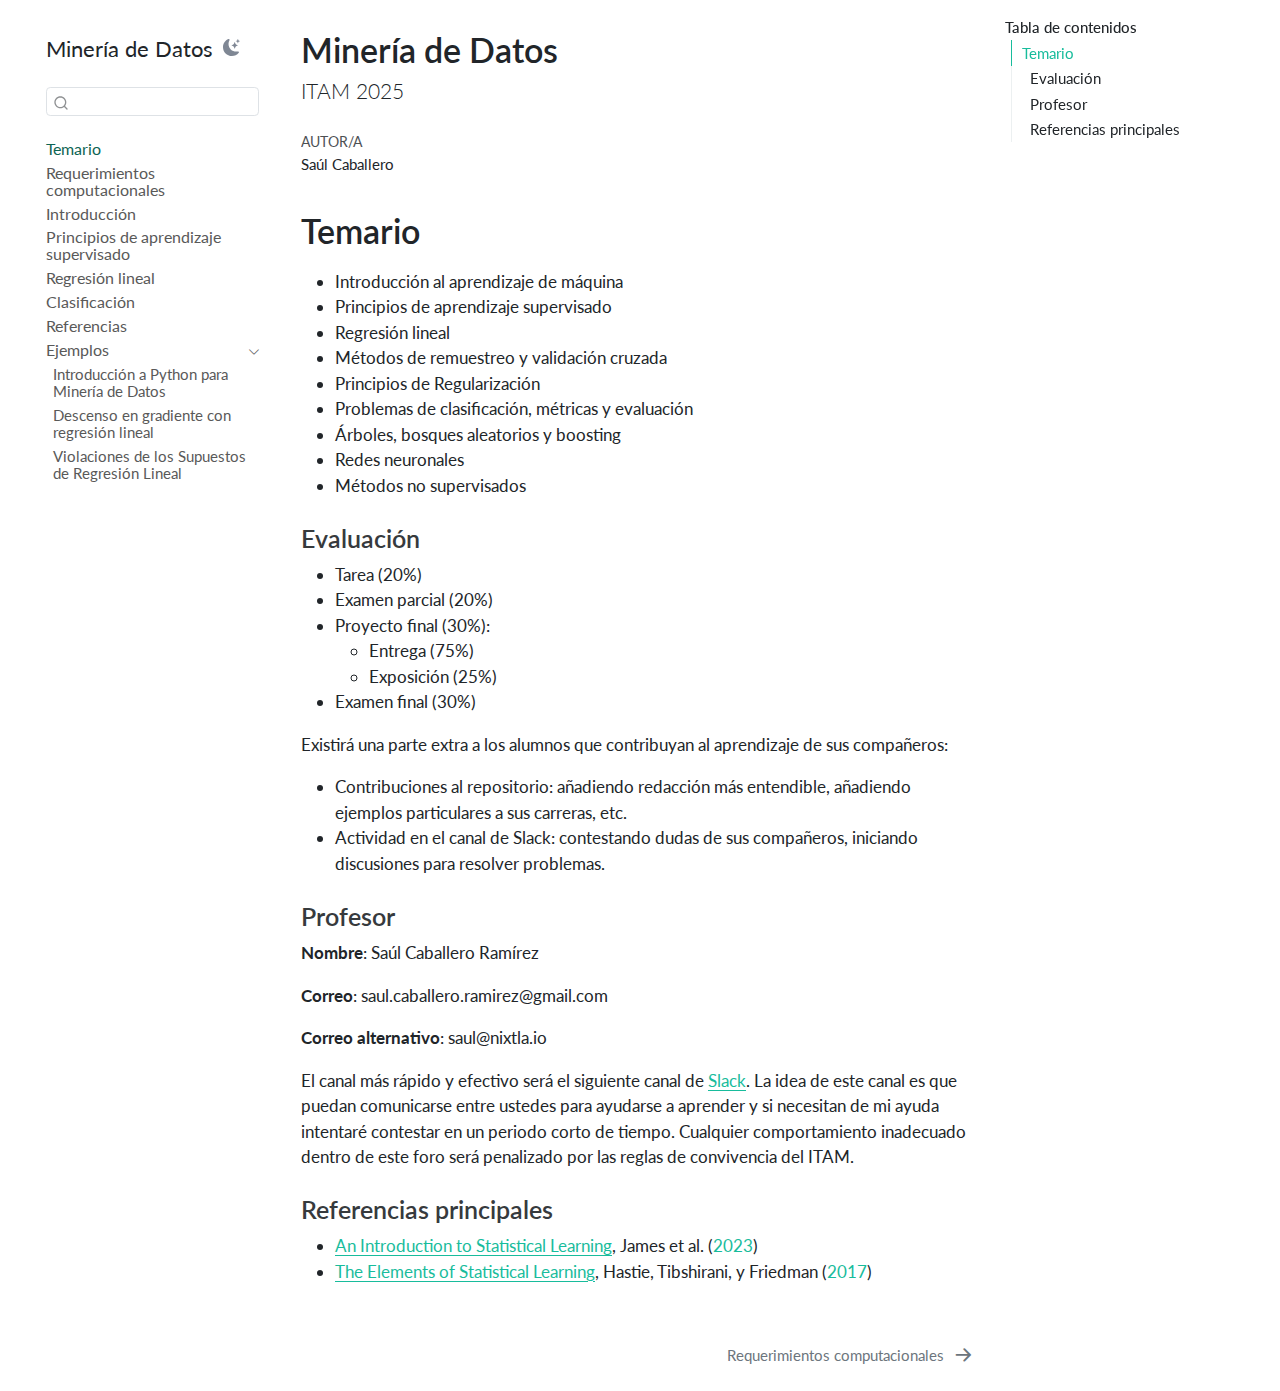
<file: docs/index.html>
<!DOCTYPE html>
<html xmlns="http://www.w3.org/1999/xhtml" lang="es" xml:lang="es"><head>

<meta charset="utf-8">
<meta name="generator" content="quarto-1.7.32">

<meta name="viewport" content="width=device-width, initial-scale=1.0, user-scalable=yes">

<meta name="author" content="Saúl Caballero">

<title>Minería de Datos</title>
<style>
code{white-space: pre-wrap;}
span.smallcaps{font-variant: small-caps;}
div.columns{display: flex; gap: min(4vw, 1.5em);}
div.column{flex: auto; overflow-x: auto;}
div.hanging-indent{margin-left: 1.5em; text-indent: -1.5em;}
ul.task-list{list-style: none;}
ul.task-list li input[type="checkbox"] {
  width: 0.8em;
  margin: 0 0.8em 0.2em -1em; /* quarto-specific, see https://github.com/quarto-dev/quarto-cli/issues/4556 */ 
  vertical-align: middle;
}
/* CSS for citations */
div.csl-bib-body { }
div.csl-entry {
  clear: both;
  margin-bottom: 0em;
}
.hanging-indent div.csl-entry {
  margin-left:2em;
  text-indent:-2em;
}
div.csl-left-margin {
  min-width:2em;
  float:left;
}
div.csl-right-inline {
  margin-left:2em;
  padding-left:1em;
}
div.csl-indent {
  margin-left: 2em;
}</style>


<script src="site_libs/quarto-nav/quarto-nav.js"></script>
<script src="site_libs/quarto-nav/headroom.min.js"></script>
<script src="site_libs/clipboard/clipboard.min.js"></script>
<script src="site_libs/quarto-search/autocomplete.umd.js"></script>
<script src="site_libs/quarto-search/fuse.min.js"></script>
<script src="site_libs/quarto-search/quarto-search.js"></script>
<meta name="quarto:offset" content="./">
<link href="./00-requerimientos-computacion.html" rel="next">
<script src="site_libs/quarto-html/quarto.js" type="module"></script>
<script src="site_libs/quarto-html/tabsets/tabsets.js" type="module"></script>
<script src="site_libs/quarto-html/popper.min.js"></script>
<script src="site_libs/quarto-html/tippy.umd.min.js"></script>
<script src="site_libs/quarto-html/anchor.min.js"></script>
<link href="site_libs/quarto-html/tippy.css" rel="stylesheet">
<link href="site_libs/quarto-html/quarto-syntax-highlighting-37eea08aefeeee20ff55810ff984fec1.css" rel="stylesheet" class="quarto-color-scheme" id="quarto-text-highlighting-styles">
<link href="site_libs/quarto-html/quarto-syntax-highlighting-dark-2fef5ea3f8957b3e4ecc936fc74692ca.css" rel="stylesheet" class="quarto-color-scheme quarto-color-alternate" id="quarto-text-highlighting-styles">
<link href="site_libs/quarto-html/quarto-syntax-highlighting-37eea08aefeeee20ff55810ff984fec1.css" rel="stylesheet" class="quarto-color-scheme-extra" id="quarto-text-highlighting-styles">
<script src="site_libs/bootstrap/bootstrap.min.js"></script>
<link href="site_libs/bootstrap/bootstrap-icons.css" rel="stylesheet">
<link href="site_libs/bootstrap/bootstrap-2453fe3dad938b07a2e5eff64ea8abce.min.css" rel="stylesheet" append-hash="true" class="quarto-color-scheme" id="quarto-bootstrap" data-mode="light">
<link href="site_libs/bootstrap/bootstrap-dark-c1367505ed6638c8d4e510e1459ae853.min.css" rel="stylesheet" append-hash="true" class="quarto-color-scheme quarto-color-alternate" id="quarto-bootstrap" data-mode="dark">
<link href="site_libs/bootstrap/bootstrap-2453fe3dad938b07a2e5eff64ea8abce.min.css" rel="stylesheet" append-hash="true" class="quarto-color-scheme-extra" id="quarto-bootstrap" data-mode="light">
<script id="quarto-search-options" type="application/json">{
  "location": "sidebar",
  "copy-button": false,
  "collapse-after": 3,
  "panel-placement": "start",
  "type": "textbox",
  "limit": 50,
  "keyboard-shortcut": [
    "f",
    "/",
    "s"
  ],
  "show-item-context": false,
  "language": {
    "search-no-results-text": "Sin resultados",
    "search-matching-documents-text": "documentos encontrados",
    "search-copy-link-title": "Copiar el enlace en la búsqueda",
    "search-hide-matches-text": "Ocultar resultados adicionales",
    "search-more-match-text": "resultado adicional en este documento",
    "search-more-matches-text": "resultados adicionales en este documento",
    "search-clear-button-title": "Borrar",
    "search-text-placeholder": "",
    "search-detached-cancel-button-title": "Cancelar",
    "search-submit-button-title": "Enviar",
    "search-label": "Buscar"
  }
}</script>


<meta property="og:title" content="Minería de Datos">
<meta property="og:description" content="ITAM 2025">
<meta property="og:site_name" content="Minería de Datos">
</head>

<body class="nav-sidebar floating quarto-light"><script id="quarto-html-before-body" type="application/javascript">
    const toggleBodyColorMode = (bsSheetEl) => {
      const mode = bsSheetEl.getAttribute("data-mode");
      const bodyEl = window.document.querySelector("body");
      if (mode === "dark") {
        bodyEl.classList.add("quarto-dark");
        bodyEl.classList.remove("quarto-light");
      } else {
        bodyEl.classList.add("quarto-light");
        bodyEl.classList.remove("quarto-dark");
      }
    }
    const toggleBodyColorPrimary = () => {
      const bsSheetEl = window.document.querySelector("link#quarto-bootstrap:not([rel=disabled-stylesheet])");
      if (bsSheetEl) {
        toggleBodyColorMode(bsSheetEl);
      }
    }
    const setColorSchemeToggle = (alternate) => {
      const toggles = window.document.querySelectorAll('.quarto-color-scheme-toggle');
      for (let i=0; i < toggles.length; i++) {
        const toggle = toggles[i];
        if (toggle) {
          if (alternate) {
            toggle.classList.add("alternate");
          } else {
            toggle.classList.remove("alternate");
          }
        }
      }
    };
    const toggleColorMode = (alternate) => {
      // Switch the stylesheets
      const primaryStylesheets = window.document.querySelectorAll('link.quarto-color-scheme:not(.quarto-color-alternate)');
      const alternateStylesheets = window.document.querySelectorAll('link.quarto-color-scheme.quarto-color-alternate');
      manageTransitions('#quarto-margin-sidebar .nav-link', false);
      if (alternate) {
        // note: dark is layered on light, we don't disable primary!
        enableStylesheet(alternateStylesheets);
        for (const sheetNode of alternateStylesheets) {
          if (sheetNode.id === "quarto-bootstrap") {
            toggleBodyColorMode(sheetNode);
          }
        }
      } else {
        disableStylesheet(alternateStylesheets);
        enableStylesheet(primaryStylesheets)
        toggleBodyColorPrimary();
      }
      manageTransitions('#quarto-margin-sidebar .nav-link', true);
      // Switch the toggles
      setColorSchemeToggle(alternate)
      // Hack to workaround the fact that safari doesn't
      // properly recolor the scrollbar when toggling (#1455)
      if (navigator.userAgent.indexOf('Safari') > 0 && navigator.userAgent.indexOf('Chrome') == -1) {
        manageTransitions("body", false);
        window.scrollTo(0, 1);
        setTimeout(() => {
          window.scrollTo(0, 0);
          manageTransitions("body", true);
        }, 40);
      }
    }
    const disableStylesheet = (stylesheets) => {
      for (let i=0; i < stylesheets.length; i++) {
        const stylesheet = stylesheets[i];
        stylesheet.rel = 'disabled-stylesheet';
      }
    }
    const enableStylesheet = (stylesheets) => {
      for (let i=0; i < stylesheets.length; i++) {
        const stylesheet = stylesheets[i];
        if(stylesheet.rel !== 'stylesheet') { // for Chrome, which will still FOUC without this check
          stylesheet.rel = 'stylesheet';
        }
      }
    }
    const manageTransitions = (selector, allowTransitions) => {
      const els = window.document.querySelectorAll(selector);
      for (let i=0; i < els.length; i++) {
        const el = els[i];
        if (allowTransitions) {
          el.classList.remove('notransition');
        } else {
          el.classList.add('notransition');
        }
      }
    }
    const isFileUrl = () => {
      return window.location.protocol === 'file:';
    }
    const hasAlternateSentinel = () => {
      let styleSentinel = getColorSchemeSentinel();
      if (styleSentinel !== null) {
        return styleSentinel === "alternate";
      } else {
        return false;
      }
    }
    const setStyleSentinel = (alternate) => {
      const value = alternate ? "alternate" : "default";
      if (!isFileUrl()) {
        window.localStorage.setItem("quarto-color-scheme", value);
      } else {
        localAlternateSentinel = value;
      }
    }
    const getColorSchemeSentinel = () => {
      if (!isFileUrl()) {
        const storageValue = window.localStorage.getItem("quarto-color-scheme");
        return storageValue != null ? storageValue : localAlternateSentinel;
      } else {
        return localAlternateSentinel;
      }
    }
    const toggleGiscusIfUsed = (isAlternate, darkModeDefault) => {
      const baseTheme = document.querySelector('#giscus-base-theme')?.value ?? 'light';
      const alternateTheme = document.querySelector('#giscus-alt-theme')?.value ?? 'dark';
      let newTheme = '';
      if(authorPrefersDark) {
        newTheme = isAlternate ? baseTheme : alternateTheme;
      } else {
        newTheme = isAlternate ? alternateTheme : baseTheme;
      }
      const changeGiscusTheme = () => {
        // From: https://github.com/giscus/giscus/issues/336
        const sendMessage = (message) => {
          const iframe = document.querySelector('iframe.giscus-frame');
          if (!iframe) return;
          iframe.contentWindow.postMessage({ giscus: message }, 'https://giscus.app');
        }
        sendMessage({
          setConfig: {
            theme: newTheme
          }
        });
      }
      const isGiscussLoaded = window.document.querySelector('iframe.giscus-frame') !== null;
      if (isGiscussLoaded) {
        changeGiscusTheme();
      }
    };
    const authorPrefersDark = false;
    const darkModeDefault = authorPrefersDark;
      document.querySelector('link#quarto-text-highlighting-styles.quarto-color-scheme-extra').rel = 'disabled-stylesheet';
      document.querySelector('link#quarto-bootstrap.quarto-color-scheme-extra').rel = 'disabled-stylesheet';
    let localAlternateSentinel = darkModeDefault ? 'alternate' : 'default';
    // Dark / light mode switch
    window.quartoToggleColorScheme = () => {
      // Read the current dark / light value
      let toAlternate = !hasAlternateSentinel();
      toggleColorMode(toAlternate);
      setStyleSentinel(toAlternate);
      toggleGiscusIfUsed(toAlternate, darkModeDefault);
      window.dispatchEvent(new Event('resize'));
    };
    // Switch to dark mode if need be
    if (hasAlternateSentinel()) {
      toggleColorMode(true);
    } else {
      toggleColorMode(false);
    }
  </script>

<div id="quarto-search-results"></div>
  <header id="quarto-header" class="headroom fixed-top">
  <nav class="quarto-secondary-nav">
    <div class="container-fluid d-flex">
      <button type="button" class="quarto-btn-toggle btn" data-bs-toggle="collapse" role="button" data-bs-target=".quarto-sidebar-collapse-item" aria-controls="quarto-sidebar" aria-expanded="false" aria-label="Alternar barra lateral" onclick="if (window.quartoToggleHeadroom) { window.quartoToggleHeadroom(); }">
        <i class="bi bi-layout-text-sidebar-reverse"></i>
      </button>
        <nav class="quarto-page-breadcrumbs" aria-label="breadcrumb"><ol class="breadcrumb"><li class="breadcrumb-item"><a href="./index.html">Temario</a></li></ol></nav>
        <a class="flex-grow-1" role="navigation" data-bs-toggle="collapse" data-bs-target=".quarto-sidebar-collapse-item" aria-controls="quarto-sidebar" aria-expanded="false" aria-label="Alternar barra lateral" onclick="if (window.quartoToggleHeadroom) { window.quartoToggleHeadroom(); }">      
        </a>
      <button type="button" class="btn quarto-search-button" aria-label="Buscar" onclick="window.quartoOpenSearch();">
        <i class="bi bi-search"></i>
      </button>
    </div>
  </nav>
</header>
<!-- content -->
<div id="quarto-content" class="quarto-container page-columns page-rows-contents page-layout-article">
<!-- sidebar -->
  <nav id="quarto-sidebar" class="sidebar collapse collapse-horizontal quarto-sidebar-collapse-item sidebar-navigation floating overflow-auto">
    <div class="pt-lg-2 mt-2 text-left sidebar-header">
    <div class="sidebar-title mb-0 py-0">
      <a href="./">Minería de Datos</a> 
        <div class="sidebar-tools-main">
  <a href="" class="quarto-color-scheme-toggle quarto-navigation-tool  px-1" onclick="window.quartoToggleColorScheme(); return false;" title="Alternar modo oscuro"><i class="bi"></i></a>
</div>
    </div>
      </div>
        <div class="mt-2 flex-shrink-0 align-items-center">
        <div class="sidebar-search">
        <div id="quarto-search" class="" title="Buscar"></div>
        </div>
        </div>
    <div class="sidebar-menu-container"> 
    <ul class="list-unstyled mt-1">
        <li class="sidebar-item">
  <div class="sidebar-item-container"> 
  <a href="./index.html" class="sidebar-item-text sidebar-link active">
 <span class="menu-text">Temario</span></a>
  </div>
</li>
        <li class="sidebar-item">
  <div class="sidebar-item-container"> 
  <a href="./00-requerimientos-computacion.html" class="sidebar-item-text sidebar-link"><span class="chapter-title">Requerimientos computacionales</span></a>
  </div>
</li>
        <li class="sidebar-item">
  <div class="sidebar-item-container"> 
  <a href="./01-introduccion.html" class="sidebar-item-text sidebar-link"><span class="chapter-title">Introducción</span></a>
  </div>
</li>
        <li class="sidebar-item">
  <div class="sidebar-item-container"> 
  <a href="./02-principios.html" class="sidebar-item-text sidebar-link"><span class="chapter-title">Principios de aprendizaje supervisado</span></a>
  </div>
</li>
        <li class="sidebar-item">
  <div class="sidebar-item-container"> 
  <a href="./03-regresion_lineal.html" class="sidebar-item-text sidebar-link"><span class="chapter-title">Regresión lineal</span></a>
  </div>
</li>
        <li class="sidebar-item">
  <div class="sidebar-item-container"> 
  <a href="./04-clasificacion.html" class="sidebar-item-text sidebar-link"><span class="chapter-title">Clasificación</span></a>
  </div>
</li>
        <li class="sidebar-item">
  <div class="sidebar-item-container"> 
  <a href="./references.html" class="sidebar-item-text sidebar-link">
 <span class="menu-text">Referencias</span></a>
  </div>
</li>
        <li class="sidebar-item sidebar-item-section">
      <div class="sidebar-item-container"> 
            <a class="sidebar-item-text sidebar-link text-start" data-bs-toggle="collapse" data-bs-target="#quarto-sidebar-section-1" role="navigation" aria-expanded="true">
 <span class="menu-text">Ejemplos</span></a>
          <a class="sidebar-item-toggle text-start" data-bs-toggle="collapse" data-bs-target="#quarto-sidebar-section-1" role="navigation" aria-expanded="true" aria-label="Alternar sección">
            <i class="bi bi-chevron-right ms-2"></i>
          </a> 
      </div>
      <ul id="quarto-sidebar-section-1" class="collapse list-unstyled sidebar-section depth1 show">  
          <li class="sidebar-item">
  <div class="sidebar-item-container"> 
  <a href="./introduccion.html" class="sidebar-item-text sidebar-link"><span class="chapter-title">Introducción a Python para Minería de Datos</span></a>
  </div>
</li>
          <li class="sidebar-item">
  <div class="sidebar-item-container"> 
  <a href="./regresion_lineal_alumnos.html" class="sidebar-item-text sidebar-link"><span class="chapter-title">Descenso en gradiente con regresión lineal</span></a>
  </div>
</li>
          <li class="sidebar-item">
  <div class="sidebar-item-container"> 
  <a href="./violaciones_supuestos_regresion.html" class="sidebar-item-text sidebar-link"><span class="chapter-title">Violaciones de los Supuestos de Regresión Lineal</span></a>
  </div>
</li>
      </ul>
  </li>
    </ul>
    </div>
</nav>
<div id="quarto-sidebar-glass" class="quarto-sidebar-collapse-item" data-bs-toggle="collapse" data-bs-target=".quarto-sidebar-collapse-item"></div>
<!-- margin-sidebar -->
    <div id="quarto-margin-sidebar" class="sidebar margin-sidebar">
        <nav id="TOC" role="doc-toc" class="toc-active">
    <h2 id="toc-title">Tabla de contenidos</h2>
   
  <ul>
  <li><a href="#temario" id="toc-temario" class="nav-link active" data-scroll-target="#temario">Temario</a>
  <ul class="collapse">
  <li><a href="#evaluación" id="toc-evaluación" class="nav-link" data-scroll-target="#evaluación">Evaluación</a></li>
  <li><a href="#profesor" id="toc-profesor" class="nav-link" data-scroll-target="#profesor">Profesor</a></li>
  <li><a href="#referencias-principales" id="toc-referencias-principales" class="nav-link" data-scroll-target="#referencias-principales">Referencias principales</a></li>
  </ul></li>
  </ul>
</nav>
    </div>
<!-- main -->
<main class="content" id="quarto-document-content">


<header id="title-block-header" class="quarto-title-block default">
<div class="quarto-title">
<h1 class="title">Minería de Datos</h1>
<p class="subtitle lead">ITAM 2025</p>
</div>



<div class="quarto-title-meta">

    <div>
    <div class="quarto-title-meta-heading">Autor/a</div>
    <div class="quarto-title-meta-contents">
             <p>Saúl Caballero </p>
          </div>
  </div>
    
  
    
  </div>
  


</header>


<section id="temario" class="level1 unnumbered">
<h1 class="unnumbered">Temario</h1>
<ul>
<li>Introducción al aprendizaje de máquina</li>
<li>Principios de aprendizaje supervisado</li>
<li>Regresión lineal</li>
<li>Métodos de remuestreo y validación cruzada</li>
<li>Principios de Regularización</li>
<li>Problemas de clasificación, métricas y evaluación</li>
<li>Árboles, bosques aleatorios y boosting</li>
<li>Redes neuronales</li>
<li>Métodos no supervisados</li>
</ul>
<section id="evaluación" class="level3 unnumbered">
<h3 class="unnumbered anchored" data-anchor-id="evaluación">Evaluación</h3>
<ul>
<li>Tarea (20%)</li>
<li>Examen parcial (20%)</li>
<li>Proyecto final (30%):
<ul>
<li>Entrega (75%)</li>
<li>Exposición (25%)<br>
</li>
</ul></li>
<li>Examen final (30%)</li>
</ul>
<p>Existirá una parte extra a los alumnos que contribuyan al aprendizaje de sus compañeros:</p>
<ul>
<li>Contribuciones al repositorio: añadiendo redacción más entendible, añadiendo ejemplos particulares a sus carreras, etc.</li>
<li>Actividad en el canal de Slack: contestando dudas de sus compañeros, iniciando discusiones para resolver problemas.</li>
</ul>
</section>
<section id="profesor" class="level3">
<h3 class="anchored" data-anchor-id="profesor">Profesor</h3>
<p><strong>Nombre</strong>: Saúl Caballero Ramírez</p>
<p><strong>Correo</strong>: saul.caballero.ramirez@gmail.com</p>
<p><strong>Correo alternativo</strong>: saul@nixtla.io</p>
<p>El canal más rápido y efectivo será el siguiente canal de <strong><a href="https://join.slack.com/t/mineriadedatosgrupo/shared_invite/zt-3bop206bb-BIXS8DXRH46~ezS_Jb1w7Q">Slack</a></strong>. La idea de este canal es que puedan comunicarse entre ustedes para ayudarse a aprender y si necesitan de mi ayuda intentaré contestar en un periodo corto de tiempo. Cualquier comportamiento inadecuado dentro de este foro será penalizado por las reglas de convivencia del ITAM.</p>
</section>
<section id="referencias-principales" class="level3 unnumbered">
<h3 class="unnumbered anchored" data-anchor-id="referencias-principales">Referencias principales</h3>
<ul>
<li><a href="https://www.statlearning.com/">An Introduction to Statistical Learning</a>, <span class="citation" data-cites="ISL">James et&nbsp;al. (<a href="references.html#ref-ISL" role="doc-biblioref">2023</a>)</span></li>
<li><a href="https://hastie.su.domains/ElemStatLearn/">The Elements of Statistical Learning</a>, <span class="citation" data-cites="ESL">Hastie, Tibshirani, y Friedman (<a href="references.html#ref-ESL" role="doc-biblioref">2017</a>)</span></li>
</ul>


<div id="refs" class="references csl-bib-body hanging-indent" data-entry-spacing="0" role="list" style="display: none">
<div id="ref-ESL" class="csl-entry" role="listitem">
Hastie, Trevor, Robert Tibshirani, y Jerome Friedman. 2017. <em>The Elements of Statistical Learning</em>. Springer Series en Statistics. Springer New York Inc. <a href="https://hastie.su.domains/ElemStatLearn/">https://hastie.su.domains/ElemStatLearn/</a>.
</div>
<div id="ref-ISL" class="csl-entry" role="listitem">
James, Gareth, Daniela Witten, Trevor Hastie, Robert Tibshirani, y Jonathan Taylor. 2023. <em><span>An Introduction to Statistical Learning: With Applications in Python</span></em>. Springer Texts en Statistics. Cham: Springer. <a href="https://doi.org/10.1007/978-3-031-38747-0">https://doi.org/10.1007/978-3-031-38747-0</a>.
</div>
</div>
</section>
</section>

</main> <!-- /main -->
<script id="quarto-html-after-body" type="application/javascript">
  window.document.addEventListener("DOMContentLoaded", function (event) {
    // Ensure there is a toggle, if there isn't float one in the top right
    if (window.document.querySelector('.quarto-color-scheme-toggle') === null) {
      const a = window.document.createElement('a');
      a.classList.add('top-right');
      a.classList.add('quarto-color-scheme-toggle');
      a.href = "";
      a.onclick = function() { try { window.quartoToggleColorScheme(); } catch {} return false; };
      const i = window.document.createElement("i");
      i.classList.add('bi');
      a.appendChild(i);
      window.document.body.appendChild(a);
    }
    setColorSchemeToggle(hasAlternateSentinel())
    const icon = "";
    const anchorJS = new window.AnchorJS();
    anchorJS.options = {
      placement: 'right',
      icon: icon
    };
    anchorJS.add('.anchored');
    const isCodeAnnotation = (el) => {
      for (const clz of el.classList) {
        if (clz.startsWith('code-annotation-')) {                     
          return true;
        }
      }
      return false;
    }
    const onCopySuccess = function(e) {
      // button target
      const button = e.trigger;
      // don't keep focus
      button.blur();
      // flash "checked"
      button.classList.add('code-copy-button-checked');
      var currentTitle = button.getAttribute("title");
      button.setAttribute("title", "Copiado");
      let tooltip;
      if (window.bootstrap) {
        button.setAttribute("data-bs-toggle", "tooltip");
        button.setAttribute("data-bs-placement", "left");
        button.setAttribute("data-bs-title", "Copiado");
        tooltip = new bootstrap.Tooltip(button, 
          { trigger: "manual", 
            customClass: "code-copy-button-tooltip",
            offset: [0, -8]});
        tooltip.show();    
      }
      setTimeout(function() {
        if (tooltip) {
          tooltip.hide();
          button.removeAttribute("data-bs-title");
          button.removeAttribute("data-bs-toggle");
          button.removeAttribute("data-bs-placement");
        }
        button.setAttribute("title", currentTitle);
        button.classList.remove('code-copy-button-checked');
      }, 1000);
      // clear code selection
      e.clearSelection();
    }
    const getTextToCopy = function(trigger) {
        const codeEl = trigger.previousElementSibling.cloneNode(true);
        for (const childEl of codeEl.children) {
          if (isCodeAnnotation(childEl)) {
            childEl.remove();
          }
        }
        return codeEl.innerText;
    }
    const clipboard = new window.ClipboardJS('.code-copy-button:not([data-in-quarto-modal])', {
      text: getTextToCopy
    });
    clipboard.on('success', onCopySuccess);
    if (window.document.getElementById('quarto-embedded-source-code-modal')) {
      const clipboardModal = new window.ClipboardJS('.code-copy-button[data-in-quarto-modal]', {
        text: getTextToCopy,
        container: window.document.getElementById('quarto-embedded-source-code-modal')
      });
      clipboardModal.on('success', onCopySuccess);
    }
      var localhostRegex = new RegExp(/^(?:http|https):\/\/localhost\:?[0-9]*\//);
      var mailtoRegex = new RegExp(/^mailto:/);
        var filterRegex = new RegExp('/' + window.location.host + '/');
      var isInternal = (href) => {
          return filterRegex.test(href) || localhostRegex.test(href) || mailtoRegex.test(href);
      }
      // Inspect non-navigation links and adorn them if external
     var links = window.document.querySelectorAll('a[href]:not(.nav-link):not(.navbar-brand):not(.toc-action):not(.sidebar-link):not(.sidebar-item-toggle):not(.pagination-link):not(.no-external):not([aria-hidden]):not(.dropdown-item):not(.quarto-navigation-tool):not(.about-link)');
      for (var i=0; i<links.length; i++) {
        const link = links[i];
        if (!isInternal(link.href)) {
          // undo the damage that might have been done by quarto-nav.js in the case of
          // links that we want to consider external
          if (link.dataset.originalHref !== undefined) {
            link.href = link.dataset.originalHref;
          }
        }
      }
    function tippyHover(el, contentFn, onTriggerFn, onUntriggerFn) {
      const config = {
        allowHTML: true,
        maxWidth: 500,
        delay: 100,
        arrow: false,
        appendTo: function(el) {
            return el.parentElement;
        },
        interactive: true,
        interactiveBorder: 10,
        theme: 'quarto',
        placement: 'bottom-start',
      };
      if (contentFn) {
        config.content = contentFn;
      }
      if (onTriggerFn) {
        config.onTrigger = onTriggerFn;
      }
      if (onUntriggerFn) {
        config.onUntrigger = onUntriggerFn;
      }
      window.tippy(el, config); 
    }
    const noterefs = window.document.querySelectorAll('a[role="doc-noteref"]');
    for (var i=0; i<noterefs.length; i++) {
      const ref = noterefs[i];
      tippyHover(ref, function() {
        // use id or data attribute instead here
        let href = ref.getAttribute('data-footnote-href') || ref.getAttribute('href');
        try { href = new URL(href).hash; } catch {}
        const id = href.replace(/^#\/?/, "");
        const note = window.document.getElementById(id);
        if (note) {
          return note.innerHTML;
        } else {
          return "";
        }
      });
    }
    const xrefs = window.document.querySelectorAll('a.quarto-xref');
    const processXRef = (id, note) => {
      // Strip column container classes
      const stripColumnClz = (el) => {
        el.classList.remove("page-full", "page-columns");
        if (el.children) {
          for (const child of el.children) {
            stripColumnClz(child);
          }
        }
      }
      stripColumnClz(note)
      if (id === null || id.startsWith('sec-')) {
        // Special case sections, only their first couple elements
        const container = document.createElement("div");
        if (note.children && note.children.length > 2) {
          container.appendChild(note.children[0].cloneNode(true));
          for (let i = 1; i < note.children.length; i++) {
            const child = note.children[i];
            if (child.tagName === "P" && child.innerText === "") {
              continue;
            } else {
              container.appendChild(child.cloneNode(true));
              break;
            }
          }
          if (window.Quarto?.typesetMath) {
            window.Quarto.typesetMath(container);
          }
          return container.innerHTML
        } else {
          if (window.Quarto?.typesetMath) {
            window.Quarto.typesetMath(note);
          }
          return note.innerHTML;
        }
      } else {
        // Remove any anchor links if they are present
        const anchorLink = note.querySelector('a.anchorjs-link');
        if (anchorLink) {
          anchorLink.remove();
        }
        if (window.Quarto?.typesetMath) {
          window.Quarto.typesetMath(note);
        }
        if (note.classList.contains("callout")) {
          return note.outerHTML;
        } else {
          return note.innerHTML;
        }
      }
    }
    for (var i=0; i<xrefs.length; i++) {
      const xref = xrefs[i];
      tippyHover(xref, undefined, function(instance) {
        instance.disable();
        let url = xref.getAttribute('href');
        let hash = undefined; 
        if (url.startsWith('#')) {
          hash = url;
        } else {
          try { hash = new URL(url).hash; } catch {}
        }
        if (hash) {
          const id = hash.replace(/^#\/?/, "");
          const note = window.document.getElementById(id);
          if (note !== null) {
            try {
              const html = processXRef(id, note.cloneNode(true));
              instance.setContent(html);
            } finally {
              instance.enable();
              instance.show();
            }
          } else {
            // See if we can fetch this
            fetch(url.split('#')[0])
            .then(res => res.text())
            .then(html => {
              const parser = new DOMParser();
              const htmlDoc = parser.parseFromString(html, "text/html");
              const note = htmlDoc.getElementById(id);
              if (note !== null) {
                const html = processXRef(id, note);
                instance.setContent(html);
              } 
            }).finally(() => {
              instance.enable();
              instance.show();
            });
          }
        } else {
          // See if we can fetch a full url (with no hash to target)
          // This is a special case and we should probably do some content thinning / targeting
          fetch(url)
          .then(res => res.text())
          .then(html => {
            const parser = new DOMParser();
            const htmlDoc = parser.parseFromString(html, "text/html");
            const note = htmlDoc.querySelector('main.content');
            if (note !== null) {
              // This should only happen for chapter cross references
              // (since there is no id in the URL)
              // remove the first header
              if (note.children.length > 0 && note.children[0].tagName === "HEADER") {
                note.children[0].remove();
              }
              const html = processXRef(null, note);
              instance.setContent(html);
            } 
          }).finally(() => {
            instance.enable();
            instance.show();
          });
        }
      }, function(instance) {
      });
    }
        let selectedAnnoteEl;
        const selectorForAnnotation = ( cell, annotation) => {
          let cellAttr = 'data-code-cell="' + cell + '"';
          let lineAttr = 'data-code-annotation="' +  annotation + '"';
          const selector = 'span[' + cellAttr + '][' + lineAttr + ']';
          return selector;
        }
        const selectCodeLines = (annoteEl) => {
          const doc = window.document;
          const targetCell = annoteEl.getAttribute("data-target-cell");
          const targetAnnotation = annoteEl.getAttribute("data-target-annotation");
          const annoteSpan = window.document.querySelector(selectorForAnnotation(targetCell, targetAnnotation));
          const lines = annoteSpan.getAttribute("data-code-lines").split(",");
          const lineIds = lines.map((line) => {
            return targetCell + "-" + line;
          })
          let top = null;
          let height = null;
          let parent = null;
          if (lineIds.length > 0) {
              //compute the position of the single el (top and bottom and make a div)
              const el = window.document.getElementById(lineIds[0]);
              top = el.offsetTop;
              height = el.offsetHeight;
              parent = el.parentElement.parentElement;
            if (lineIds.length > 1) {
              const lastEl = window.document.getElementById(lineIds[lineIds.length - 1]);
              const bottom = lastEl.offsetTop + lastEl.offsetHeight;
              height = bottom - top;
            }
            if (top !== null && height !== null && parent !== null) {
              // cook up a div (if necessary) and position it 
              let div = window.document.getElementById("code-annotation-line-highlight");
              if (div === null) {
                div = window.document.createElement("div");
                div.setAttribute("id", "code-annotation-line-highlight");
                div.style.position = 'absolute';
                parent.appendChild(div);
              }
              div.style.top = top - 2 + "px";
              div.style.height = height + 4 + "px";
              div.style.left = 0;
              let gutterDiv = window.document.getElementById("code-annotation-line-highlight-gutter");
              if (gutterDiv === null) {
                gutterDiv = window.document.createElement("div");
                gutterDiv.setAttribute("id", "code-annotation-line-highlight-gutter");
                gutterDiv.style.position = 'absolute';
                const codeCell = window.document.getElementById(targetCell);
                const gutter = codeCell.querySelector('.code-annotation-gutter');
                gutter.appendChild(gutterDiv);
              }
              gutterDiv.style.top = top - 2 + "px";
              gutterDiv.style.height = height + 4 + "px";
            }
            selectedAnnoteEl = annoteEl;
          }
        };
        const unselectCodeLines = () => {
          const elementsIds = ["code-annotation-line-highlight", "code-annotation-line-highlight-gutter"];
          elementsIds.forEach((elId) => {
            const div = window.document.getElementById(elId);
            if (div) {
              div.remove();
            }
          });
          selectedAnnoteEl = undefined;
        };
          // Handle positioning of the toggle
      window.addEventListener(
        "resize",
        throttle(() => {
          elRect = undefined;
          if (selectedAnnoteEl) {
            selectCodeLines(selectedAnnoteEl);
          }
        }, 10)
      );
      function throttle(fn, ms) {
      let throttle = false;
      let timer;
        return (...args) => {
          if(!throttle) { // first call gets through
              fn.apply(this, args);
              throttle = true;
          } else { // all the others get throttled
              if(timer) clearTimeout(timer); // cancel #2
              timer = setTimeout(() => {
                fn.apply(this, args);
                timer = throttle = false;
              }, ms);
          }
        };
      }
        // Attach click handler to the DT
        const annoteDls = window.document.querySelectorAll('dt[data-target-cell]');
        for (const annoteDlNode of annoteDls) {
          annoteDlNode.addEventListener('click', (event) => {
            const clickedEl = event.target;
            if (clickedEl !== selectedAnnoteEl) {
              unselectCodeLines();
              const activeEl = window.document.querySelector('dt[data-target-cell].code-annotation-active');
              if (activeEl) {
                activeEl.classList.remove('code-annotation-active');
              }
              selectCodeLines(clickedEl);
              clickedEl.classList.add('code-annotation-active');
            } else {
              // Unselect the line
              unselectCodeLines();
              clickedEl.classList.remove('code-annotation-active');
            }
          });
        }
    const findCites = (el) => {
      const parentEl = el.parentElement;
      if (parentEl) {
        const cites = parentEl.dataset.cites;
        if (cites) {
          return {
            el,
            cites: cites.split(' ')
          };
        } else {
          return findCites(el.parentElement)
        }
      } else {
        return undefined;
      }
    };
    var bibliorefs = window.document.querySelectorAll('a[role="doc-biblioref"]');
    for (var i=0; i<bibliorefs.length; i++) {
      const ref = bibliorefs[i];
      const citeInfo = findCites(ref);
      if (citeInfo) {
        tippyHover(citeInfo.el, function() {
          var popup = window.document.createElement('div');
          citeInfo.cites.forEach(function(cite) {
            var citeDiv = window.document.createElement('div');
            citeDiv.classList.add('hanging-indent');
            citeDiv.classList.add('csl-entry');
            var biblioDiv = window.document.getElementById('ref-' + cite);
            if (biblioDiv) {
              citeDiv.innerHTML = biblioDiv.innerHTML;
            }
            popup.appendChild(citeDiv);
          });
          return popup.innerHTML;
        });
      }
    }
  });
  </script>
<nav class="page-navigation">
  <div class="nav-page nav-page-previous">
  </div>
  <div class="nav-page nav-page-next">
      <a href="./00-requerimientos-computacion.html" class="pagination-link" aria-label="Requerimientos computacionales">
        <span class="nav-page-text"><span class="chapter-title">Requerimientos computacionales</span></span> <i class="bi bi-arrow-right-short"></i>
      </a>
  </div>
</nav>
</div> <!-- /content -->




</body></html>
</file>
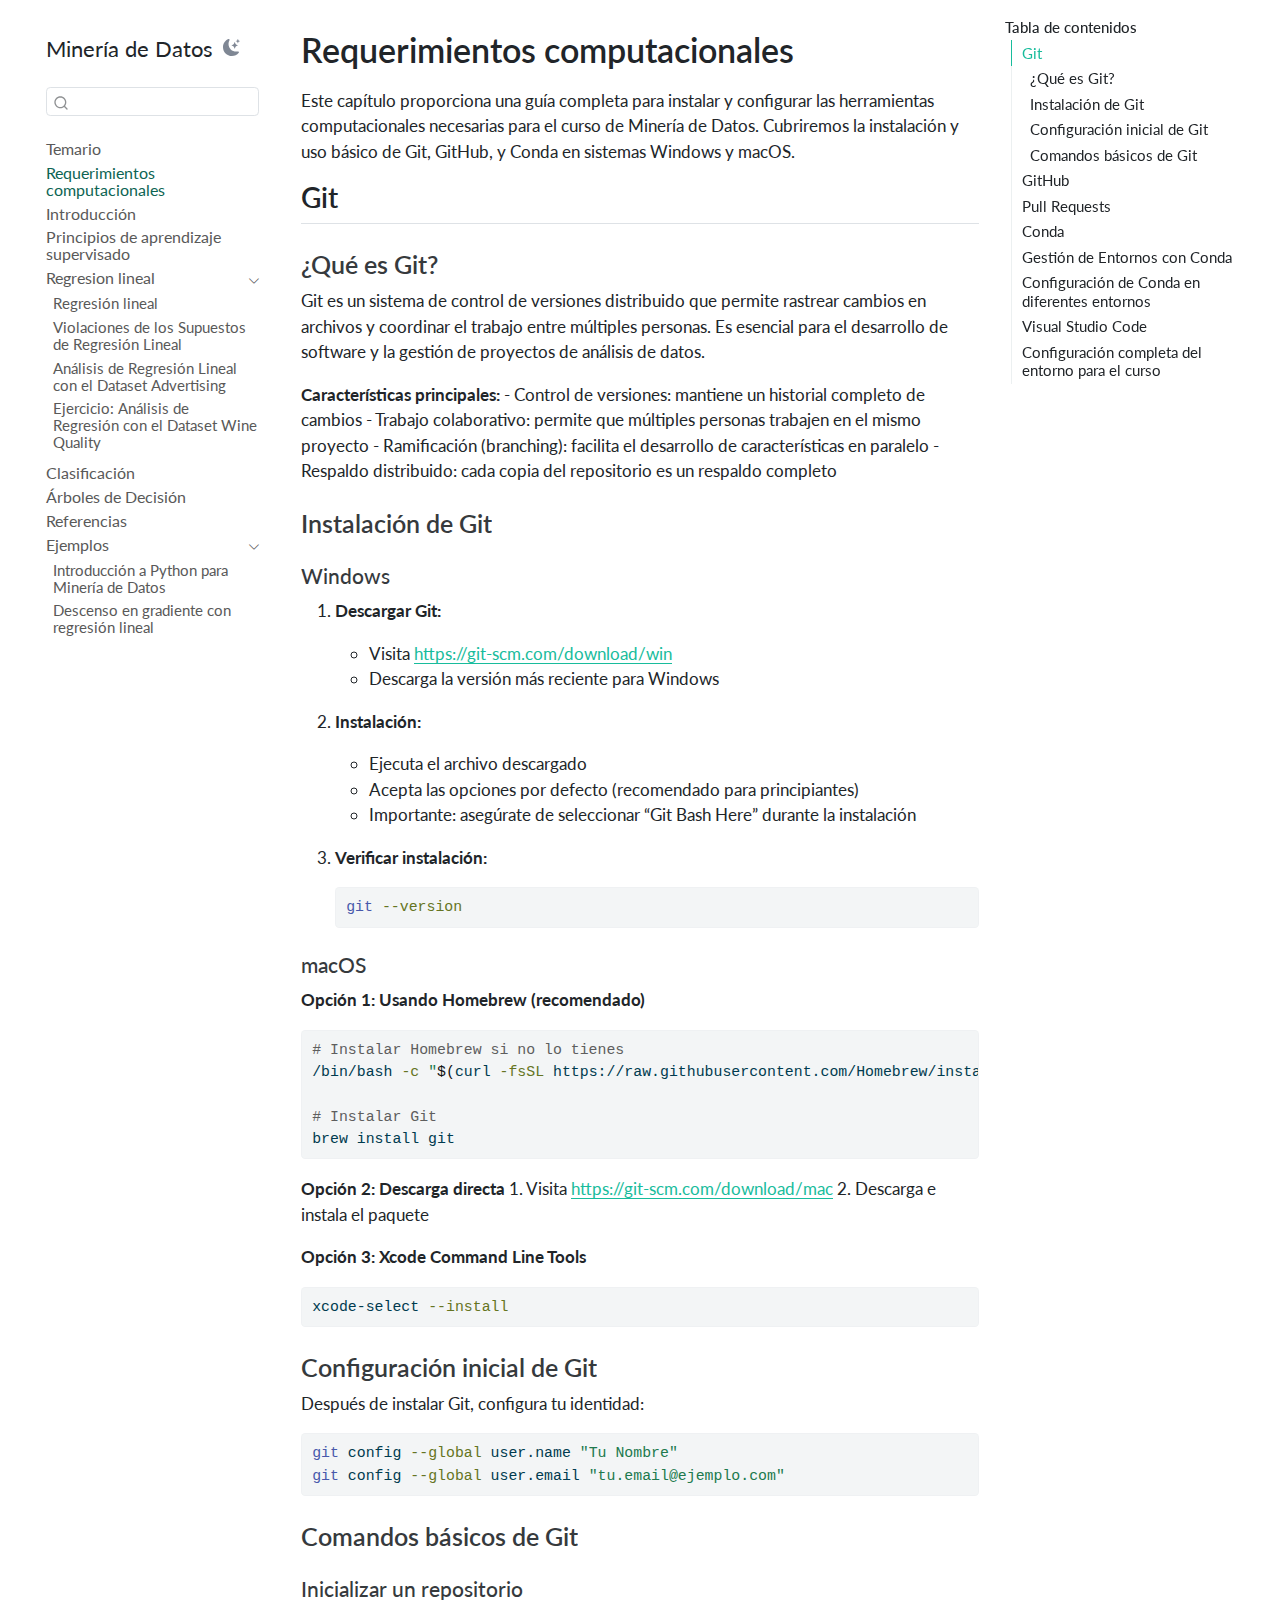
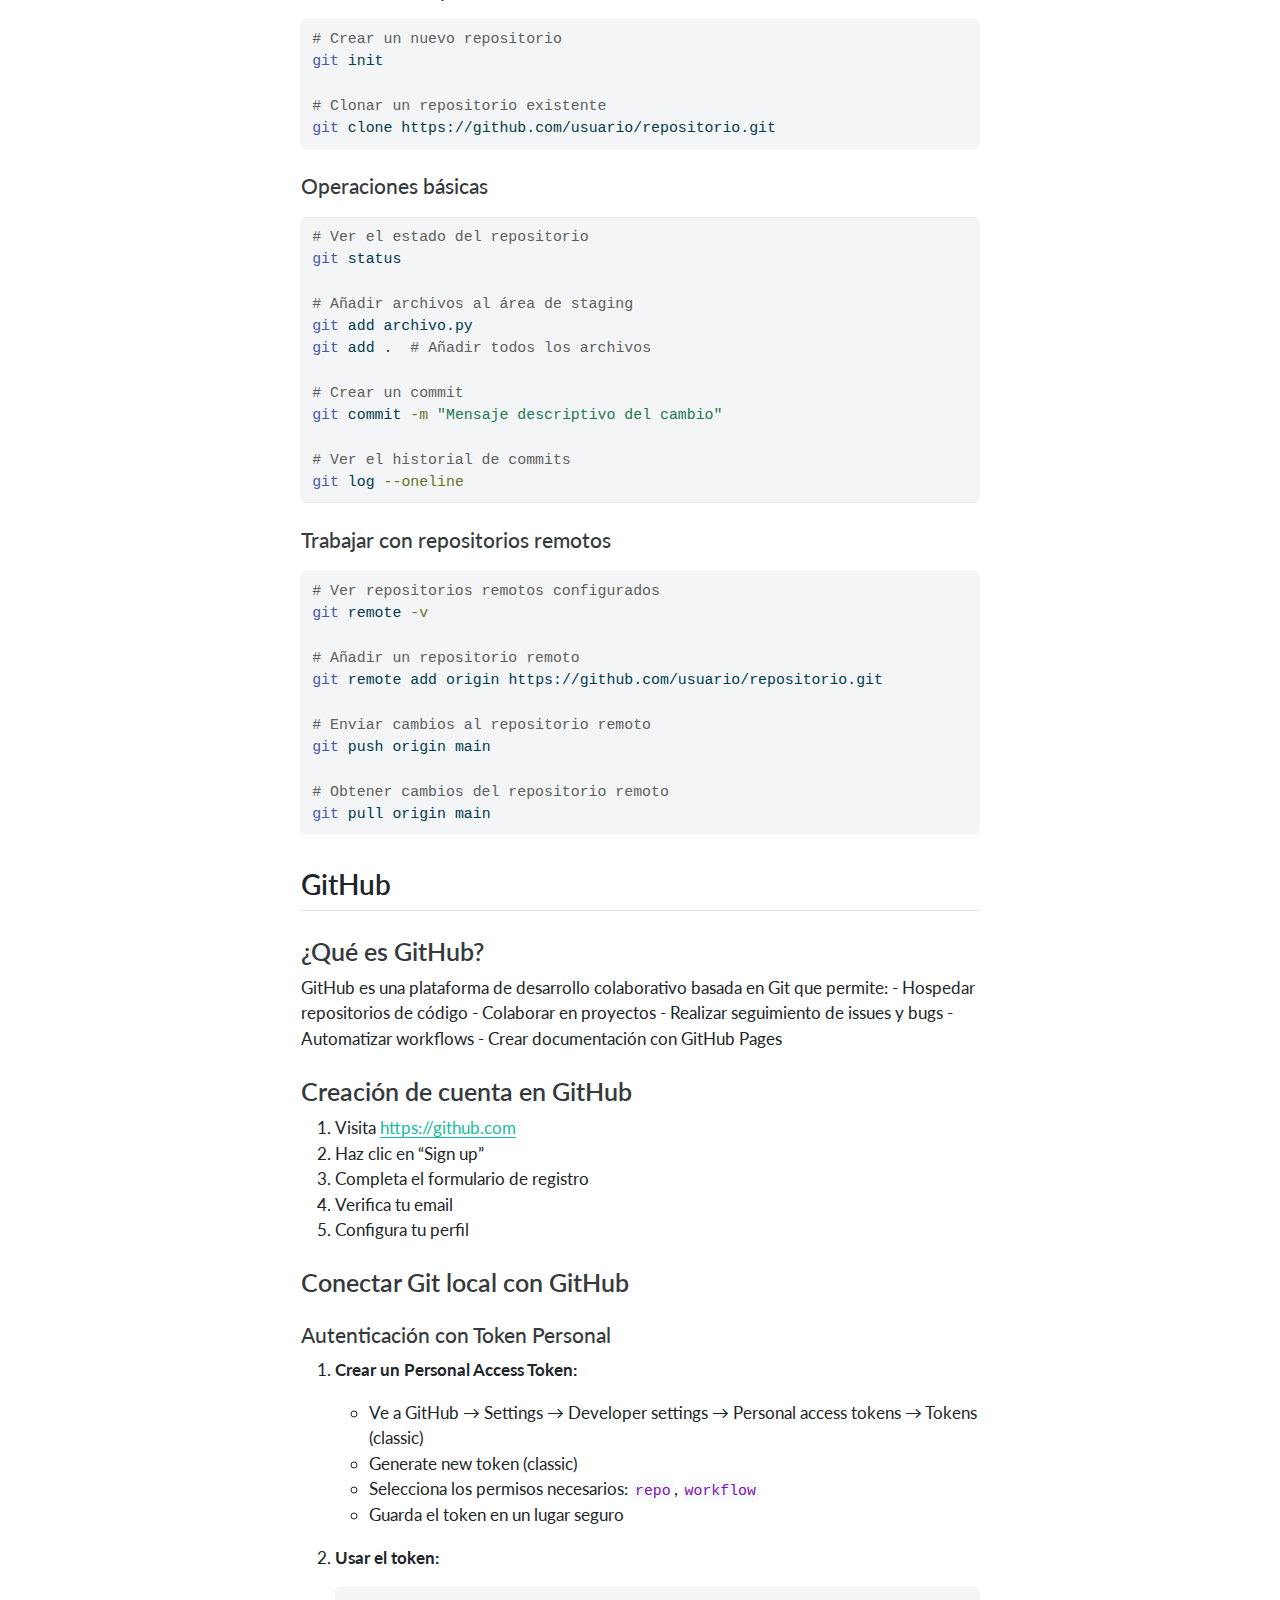
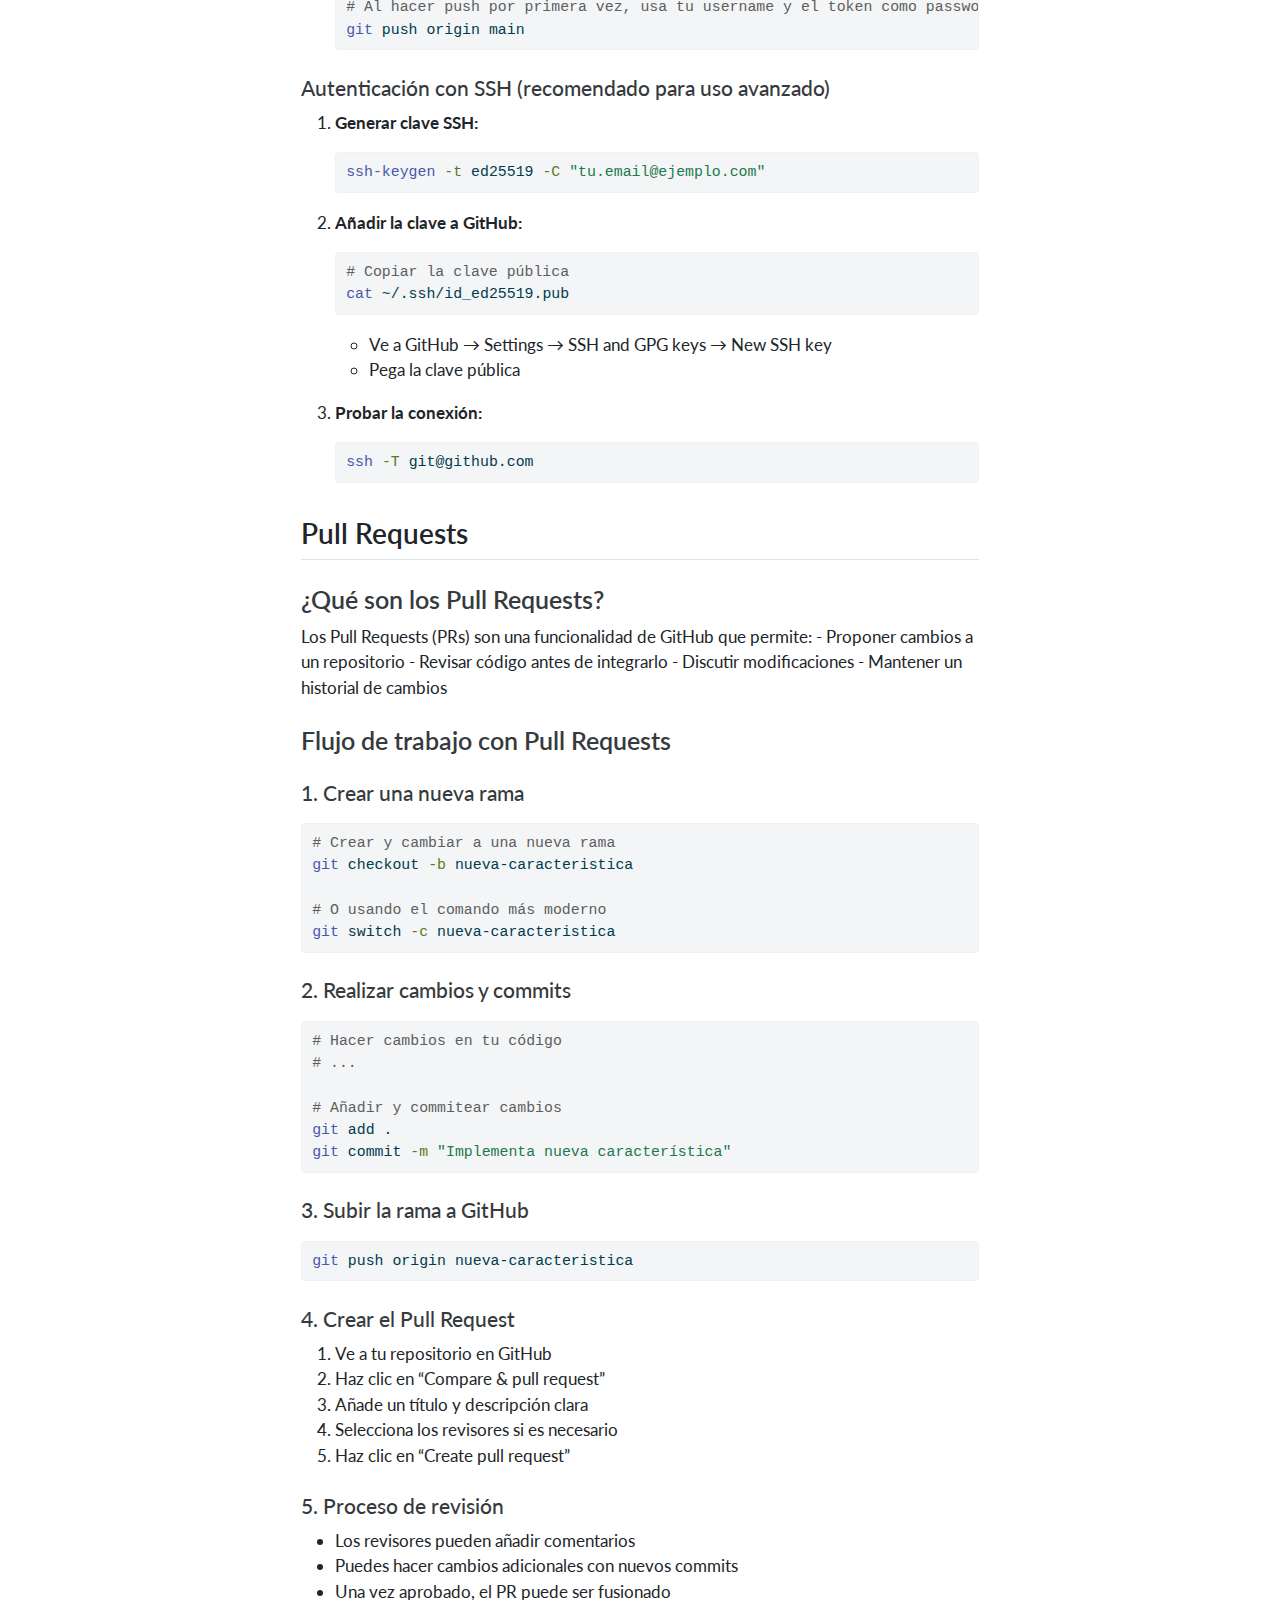
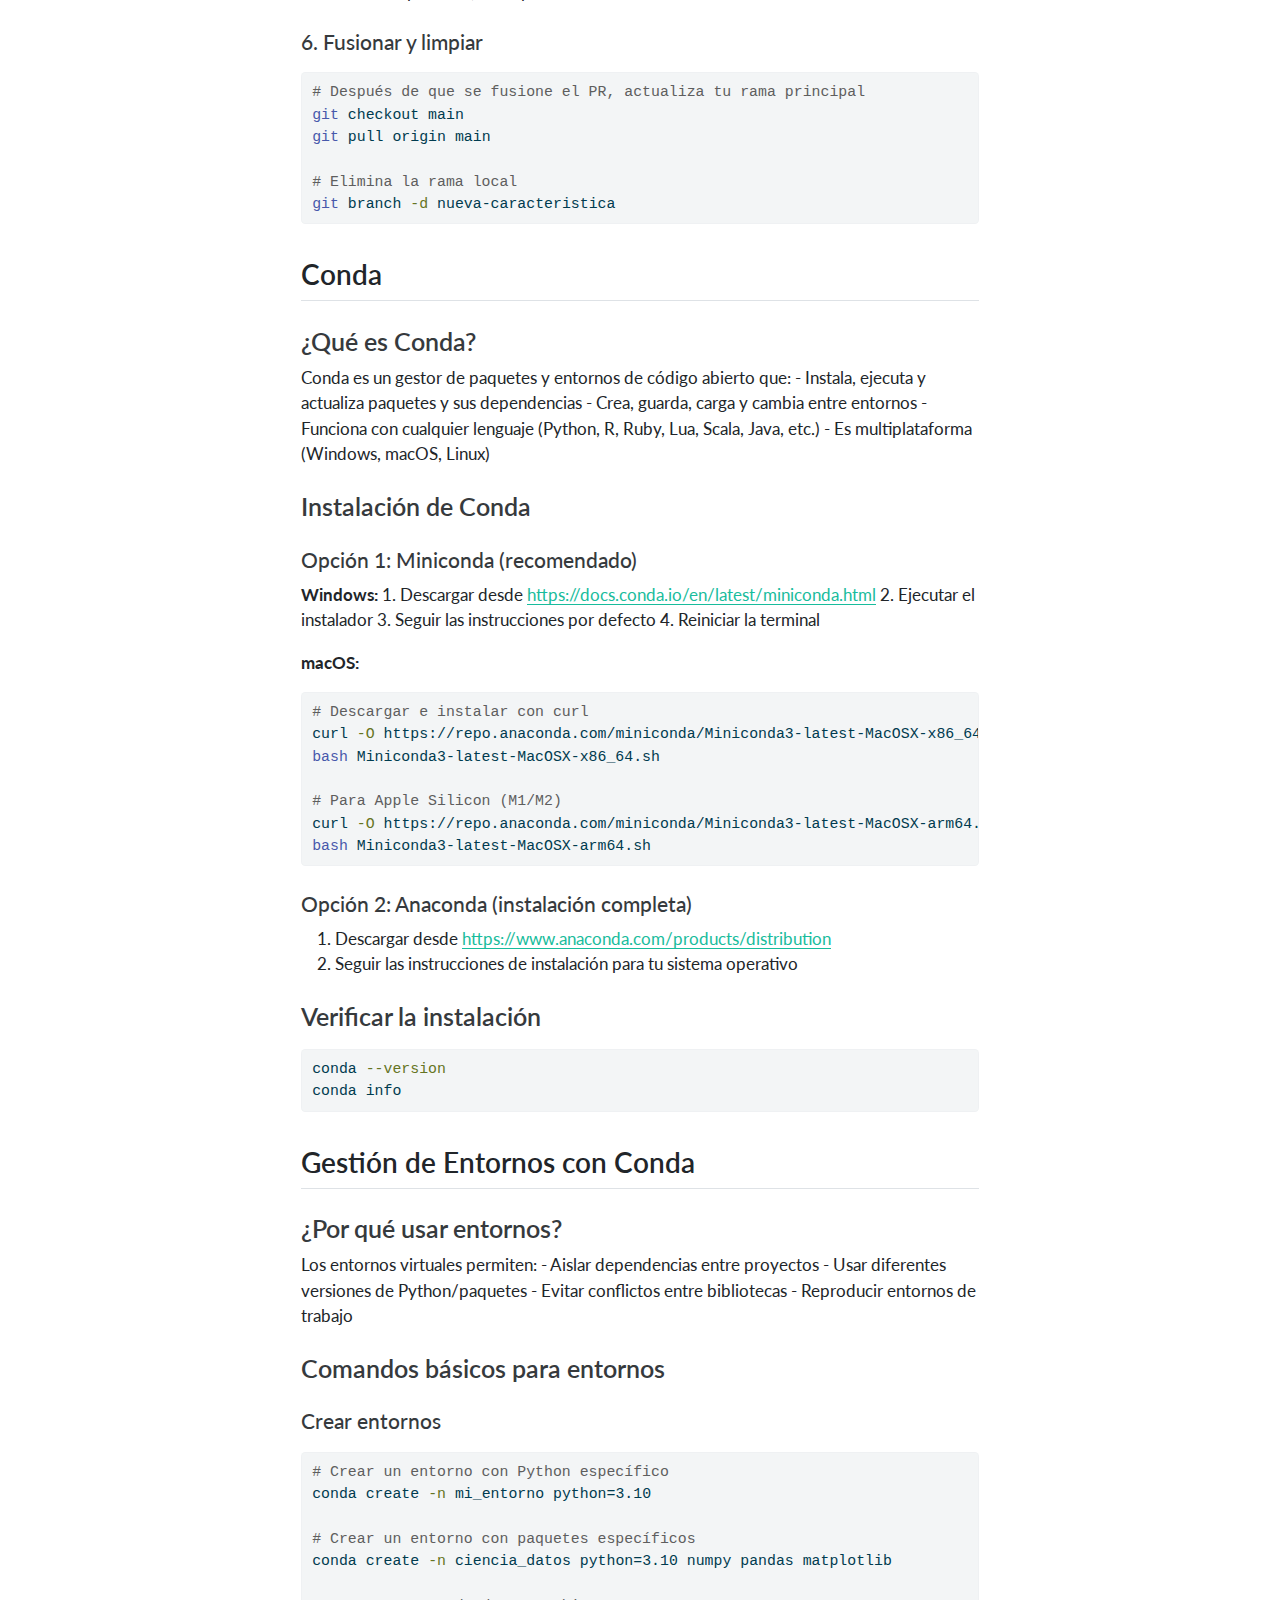
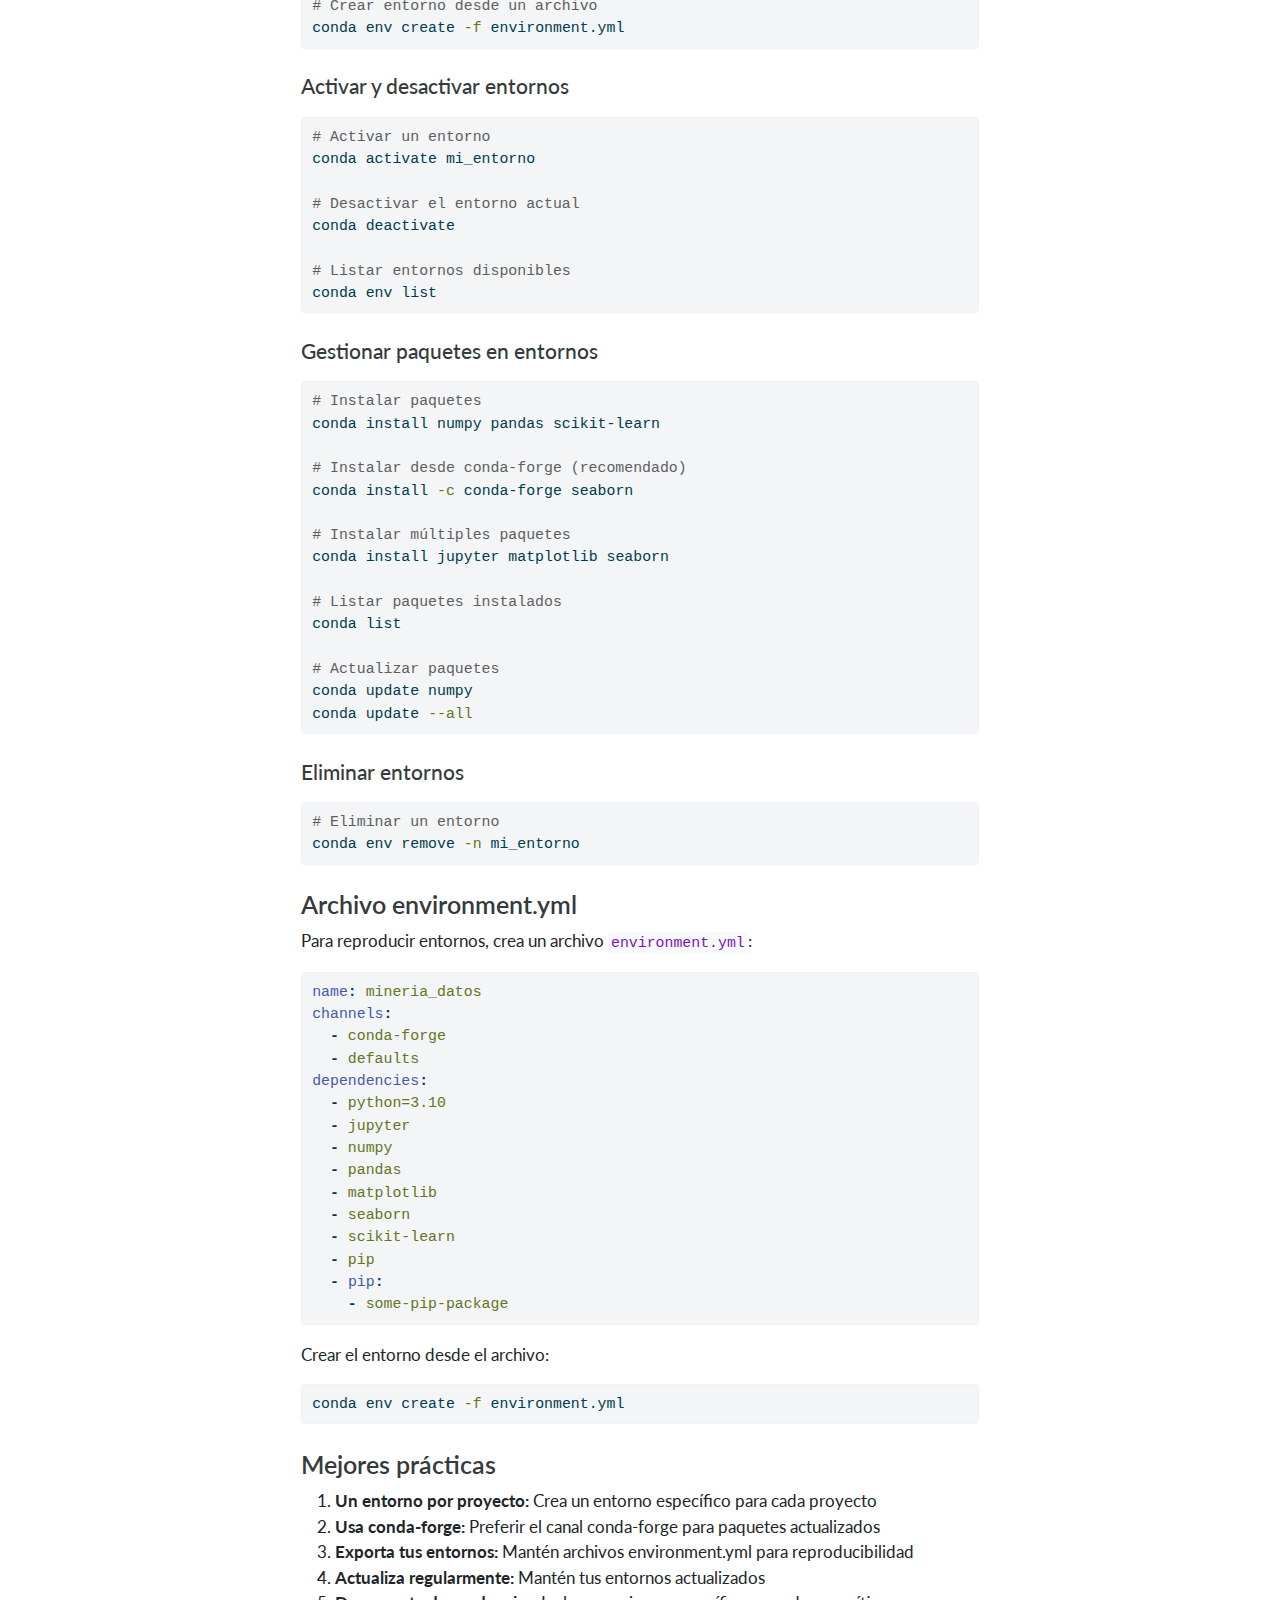
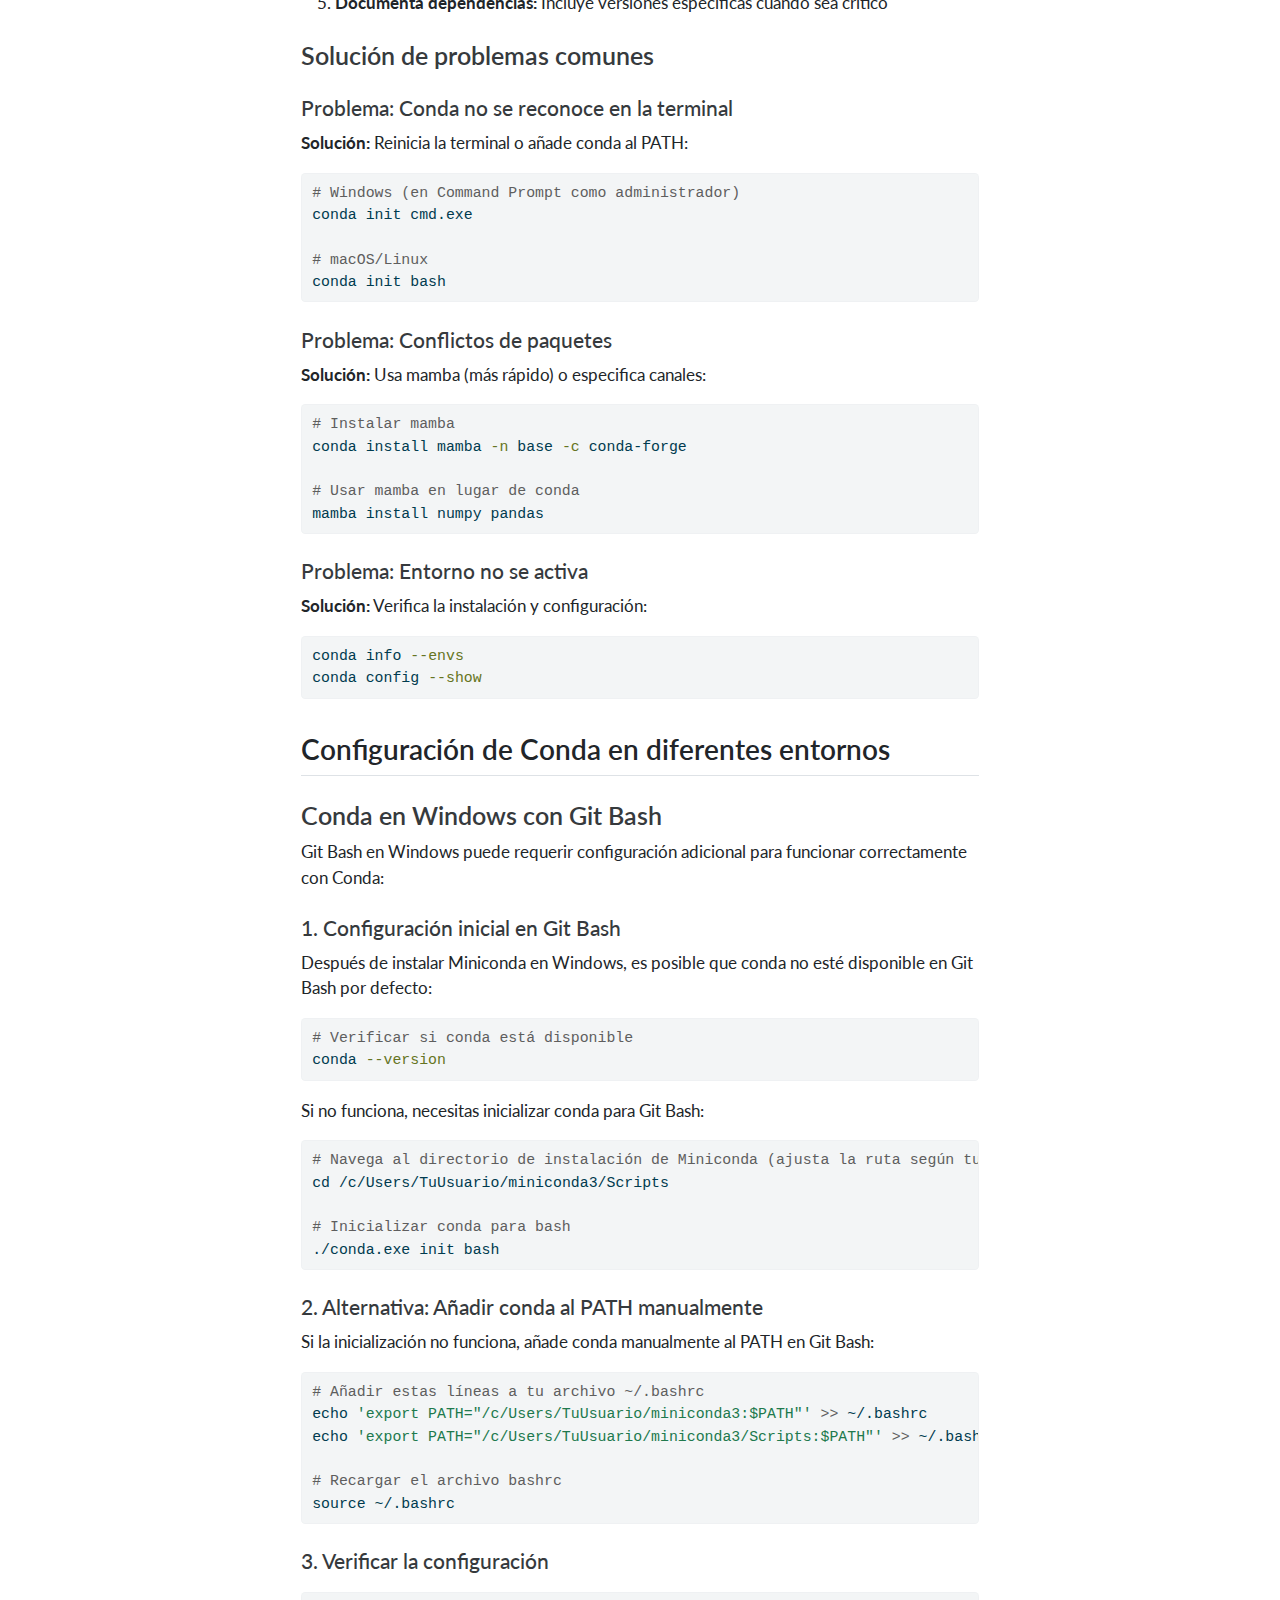
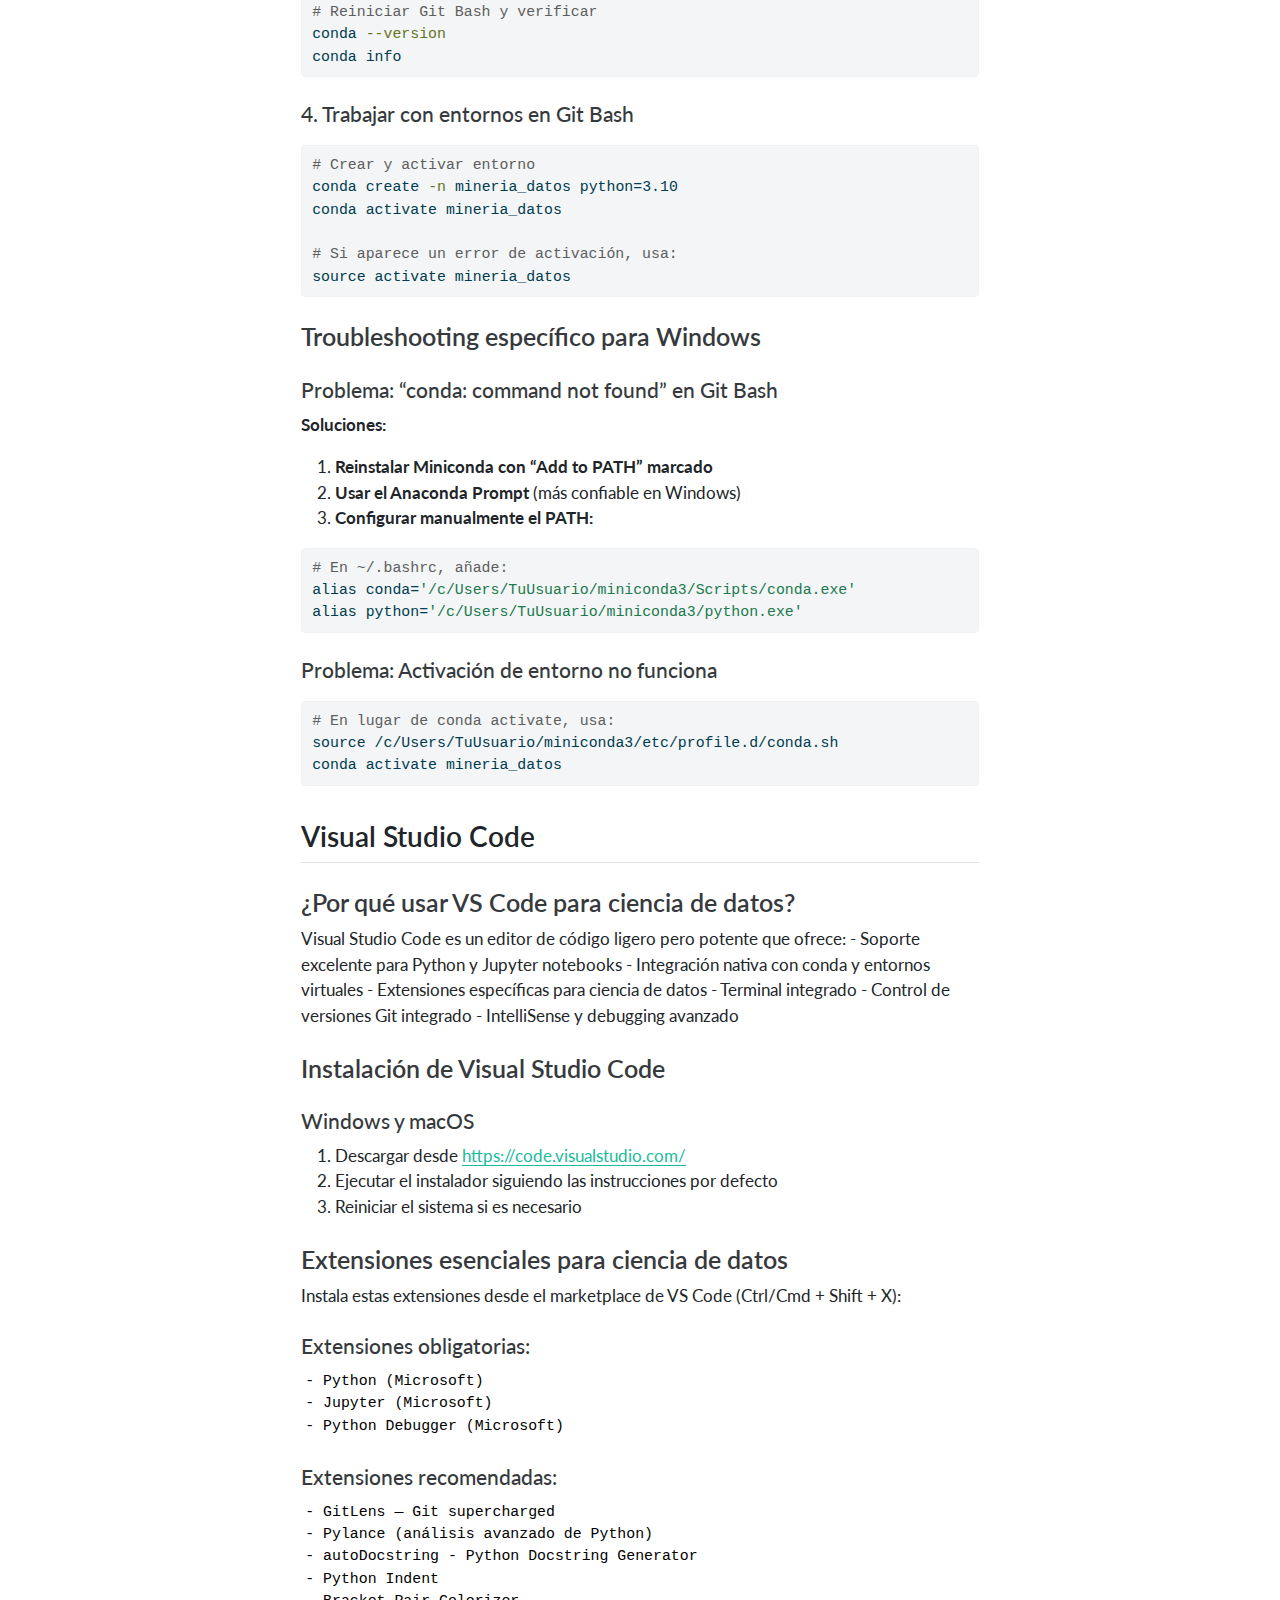
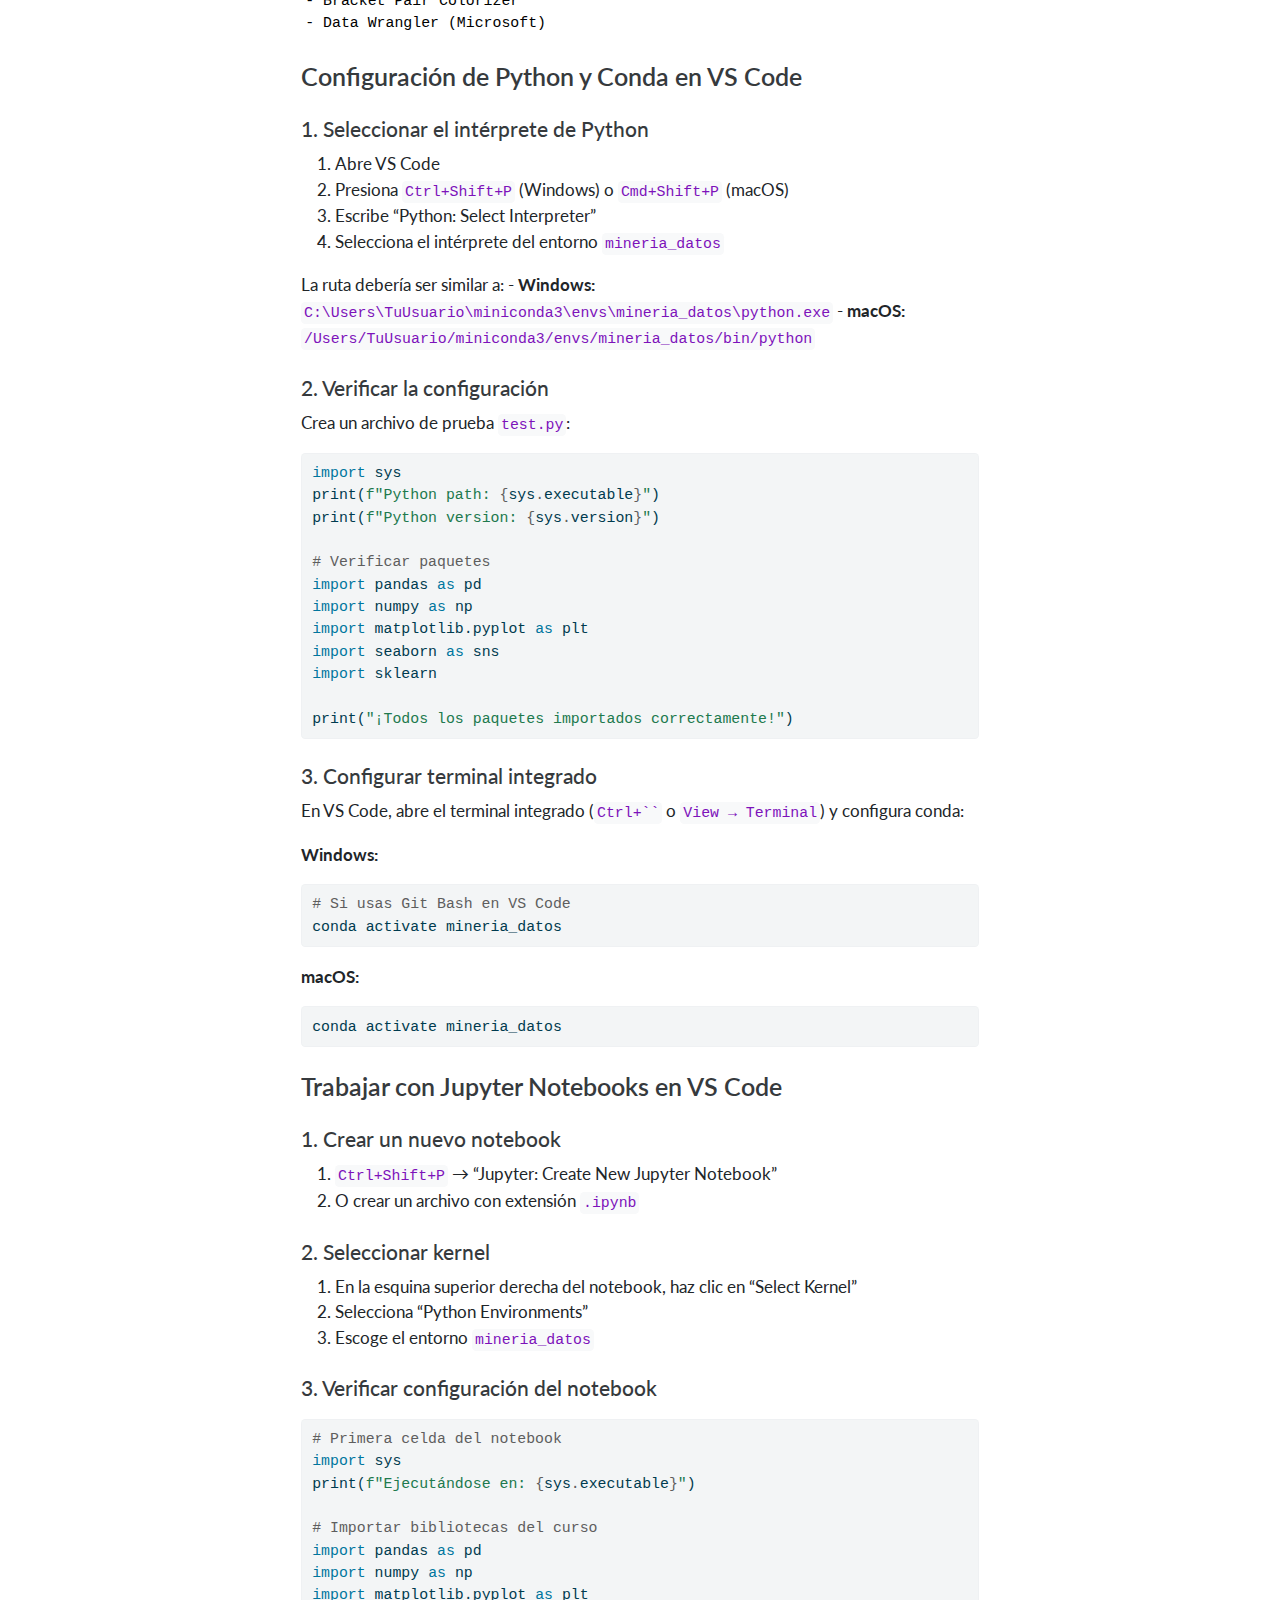
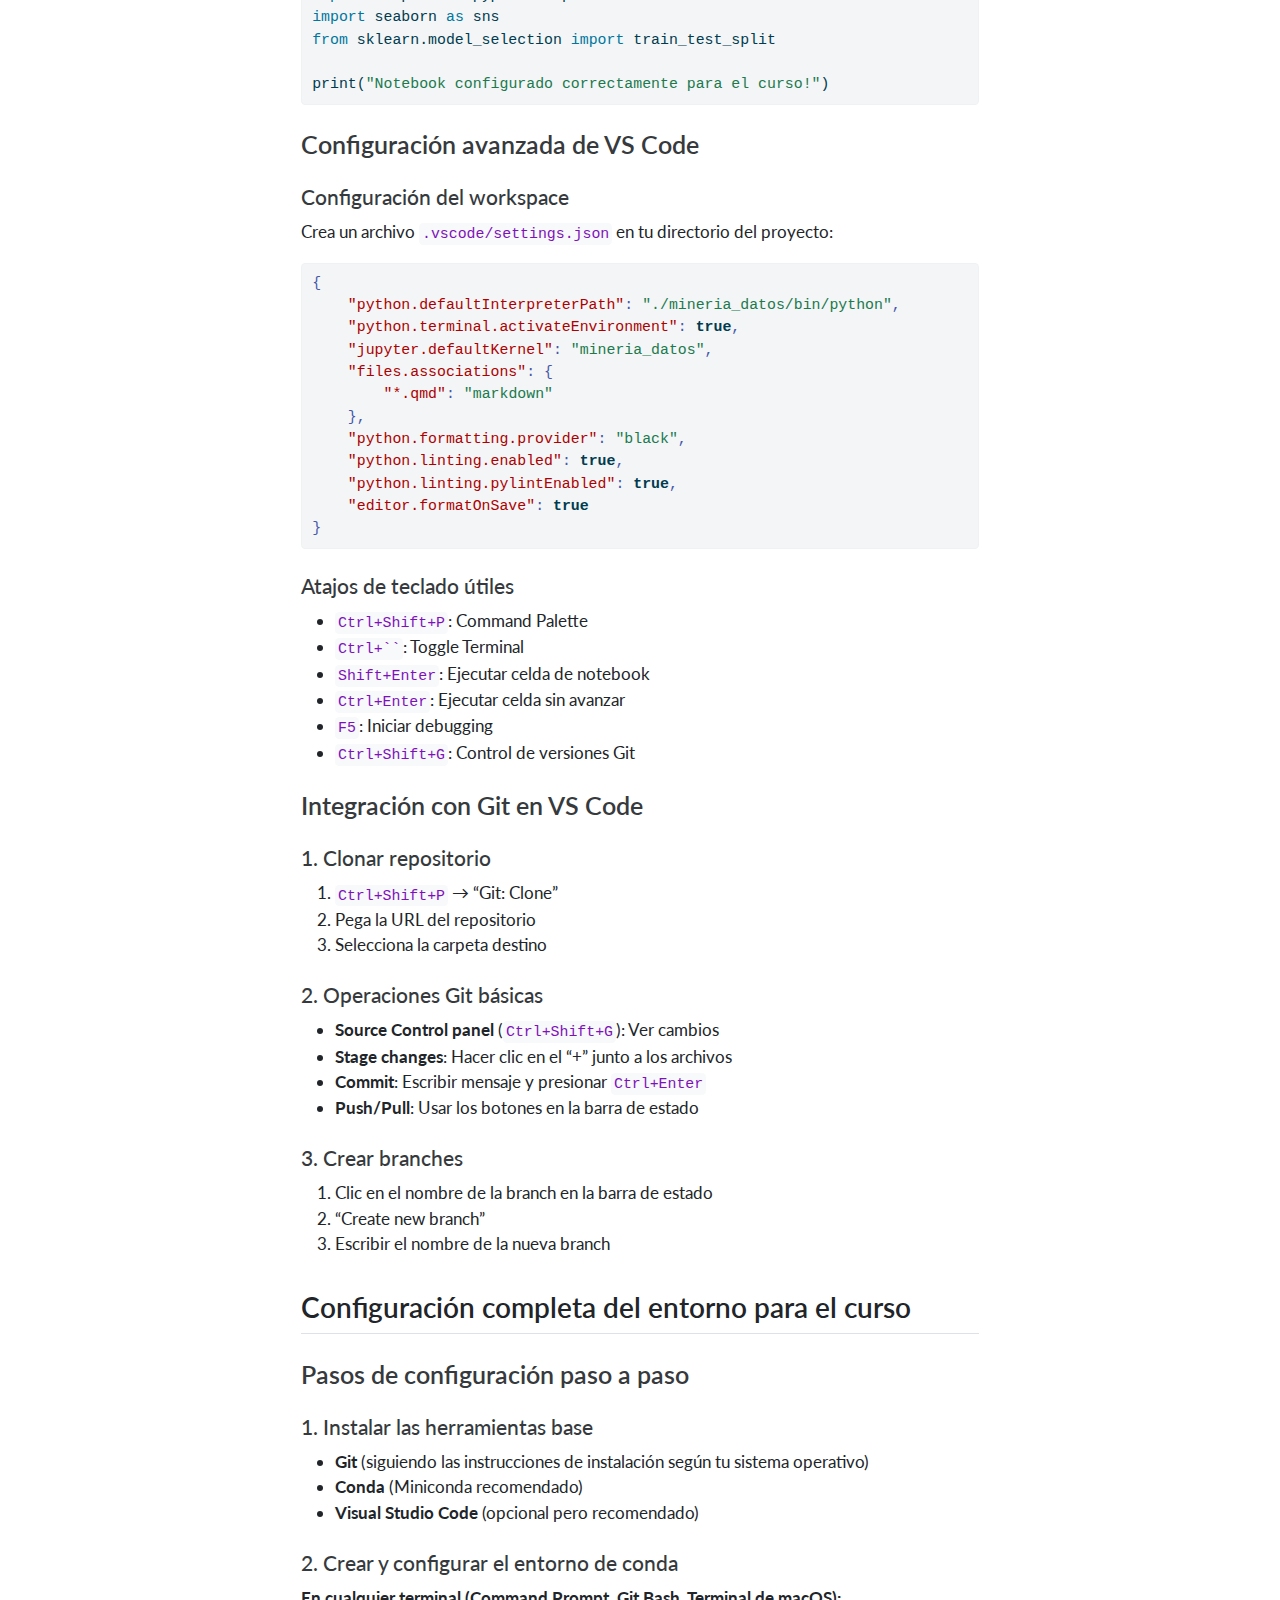
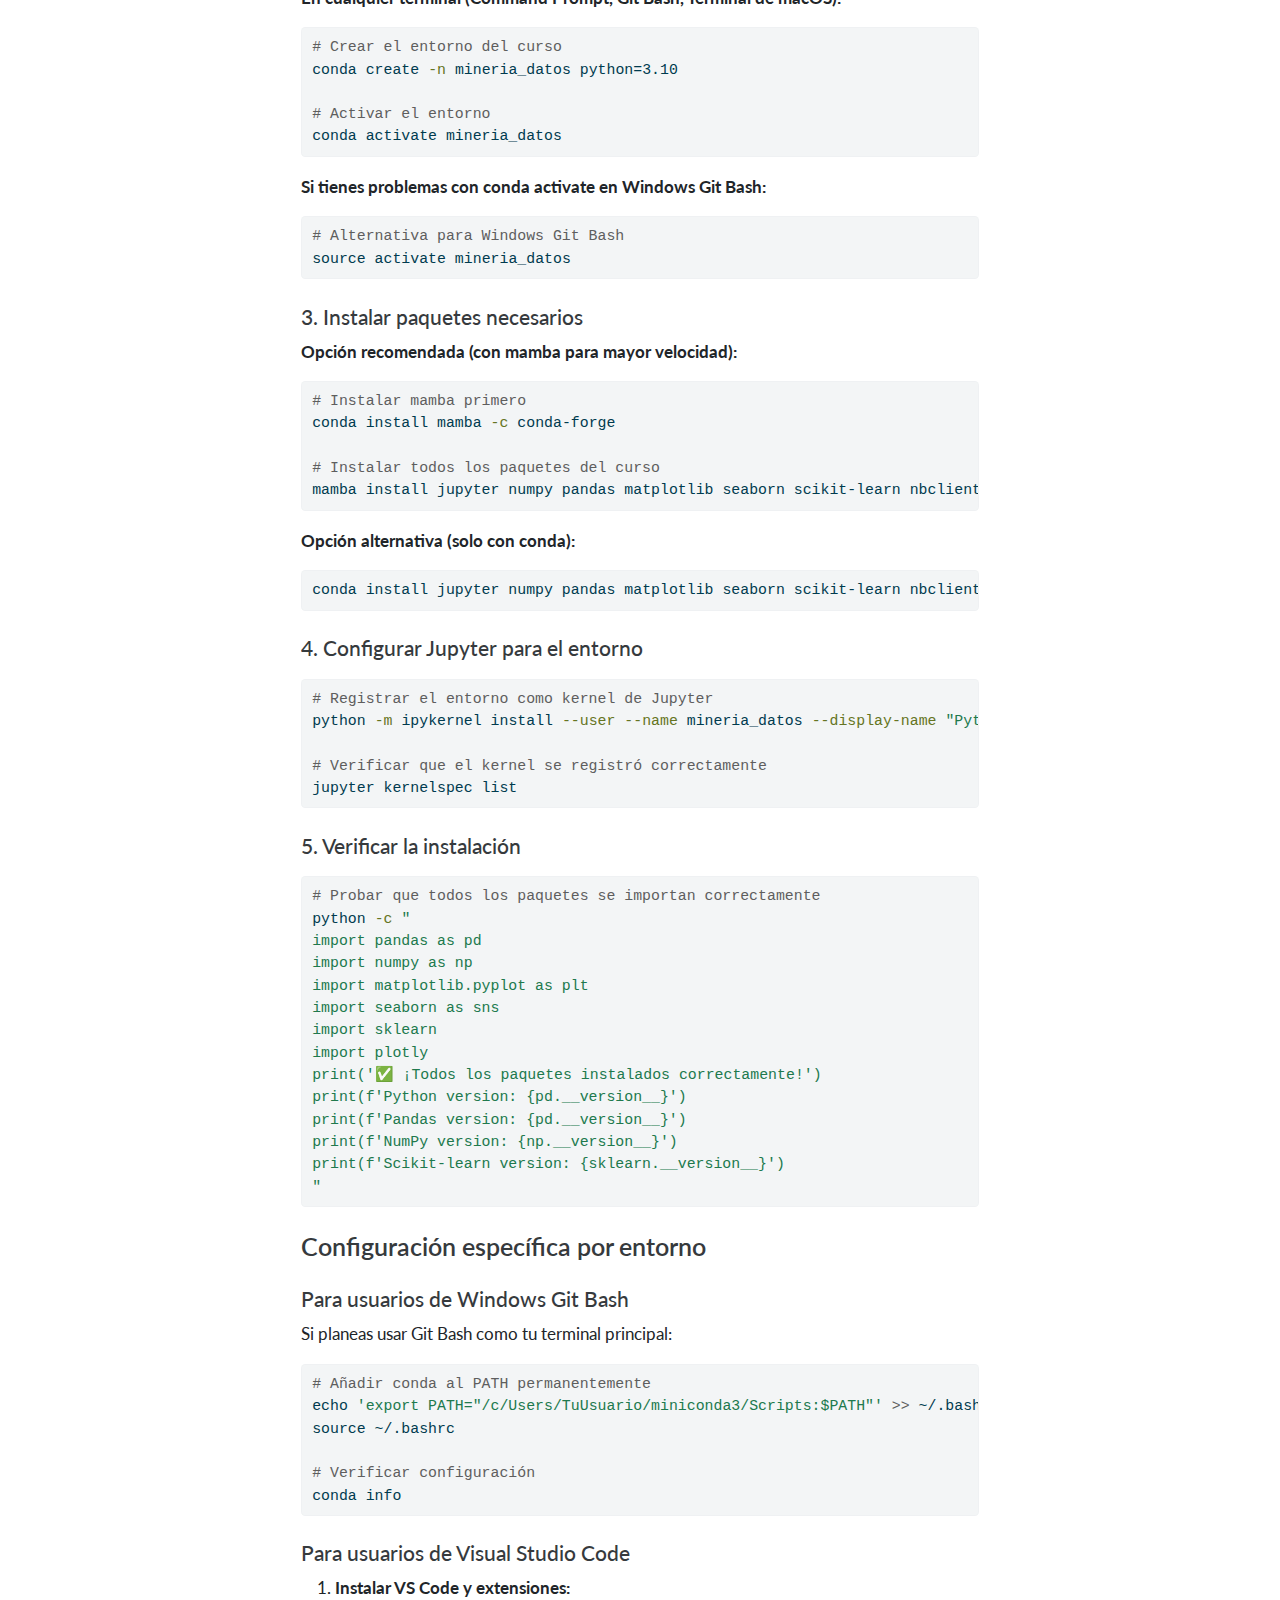
<file: docs/00-requerimientos-computacion.html>
<!DOCTYPE html>
<html xmlns="http://www.w3.org/1999/xhtml" lang="es" xml:lang="es"><head>

<meta charset="utf-8">
<meta name="generator" content="quarto-1.7.32">

<meta name="viewport" content="width=device-width, initial-scale=1.0, user-scalable=yes">


<title>Requerimientos computacionales – Minería de Datos</title>
<style>
code{white-space: pre-wrap;}
span.smallcaps{font-variant: small-caps;}
div.columns{display: flex; gap: min(4vw, 1.5em);}
div.column{flex: auto; overflow-x: auto;}
div.hanging-indent{margin-left: 1.5em; text-indent: -1.5em;}
ul.task-list{list-style: none;}
ul.task-list li input[type="checkbox"] {
  width: 0.8em;
  margin: 0 0.8em 0.2em -1em; /* quarto-specific, see https://github.com/quarto-dev/quarto-cli/issues/4556 */ 
  vertical-align: middle;
}
/* CSS for syntax highlighting */
html { -webkit-text-size-adjust: 100%; }
pre > code.sourceCode { white-space: pre; position: relative; }
pre > code.sourceCode > span { display: inline-block; line-height: 1.25; }
pre > code.sourceCode > span:empty { height: 1.2em; }
.sourceCode { overflow: visible; }
code.sourceCode > span { color: inherit; text-decoration: inherit; }
div.sourceCode { margin: 1em 0; }
pre.sourceCode { margin: 0; }
@media screen {
div.sourceCode { overflow: auto; }
}
@media print {
pre > code.sourceCode { white-space: pre-wrap; }
pre > code.sourceCode > span { text-indent: -5em; padding-left: 5em; }
}
pre.numberSource code
  { counter-reset: source-line 0; }
pre.numberSource code > span
  { position: relative; left: -4em; counter-increment: source-line; }
pre.numberSource code > span > a:first-child::before
  { content: counter(source-line);
    position: relative; left: -1em; text-align: right; vertical-align: baseline;
    border: none; display: inline-block;
    -webkit-touch-callout: none; -webkit-user-select: none;
    -khtml-user-select: none; -moz-user-select: none;
    -ms-user-select: none; user-select: none;
    padding: 0 4px; width: 4em;
  }
pre.numberSource { margin-left: 3em;  padding-left: 4px; }
div.sourceCode
  {   }
@media screen {
pre > code.sourceCode > span > a:first-child::before { text-decoration: underline; }
}
</style>


<script src="site_libs/quarto-nav/quarto-nav.js"></script>
<script src="site_libs/quarto-nav/headroom.min.js"></script>
<script src="site_libs/clipboard/clipboard.min.js"></script>
<script src="site_libs/quarto-search/autocomplete.umd.js"></script>
<script src="site_libs/quarto-search/fuse.min.js"></script>
<script src="site_libs/quarto-search/quarto-search.js"></script>
<meta name="quarto:offset" content="./">
<link href="./01-introduccion.html" rel="next">
<link href="./index.html" rel="prev">
<script src="site_libs/quarto-html/quarto.js" type="module"></script>
<script src="site_libs/quarto-html/tabsets/tabsets.js" type="module"></script>
<script src="site_libs/quarto-html/popper.min.js"></script>
<script src="site_libs/quarto-html/tippy.umd.min.js"></script>
<script src="site_libs/quarto-html/anchor.min.js"></script>
<link href="site_libs/quarto-html/tippy.css" rel="stylesheet">
<link href="site_libs/quarto-html/quarto-syntax-highlighting-37eea08aefeeee20ff55810ff984fec1.css" rel="stylesheet" class="quarto-color-scheme" id="quarto-text-highlighting-styles">
<link href="site_libs/quarto-html/quarto-syntax-highlighting-dark-2fef5ea3f8957b3e4ecc936fc74692ca.css" rel="stylesheet" class="quarto-color-scheme quarto-color-alternate" id="quarto-text-highlighting-styles">
<link href="site_libs/quarto-html/quarto-syntax-highlighting-37eea08aefeeee20ff55810ff984fec1.css" rel="stylesheet" class="quarto-color-scheme-extra" id="quarto-text-highlighting-styles">
<script src="site_libs/bootstrap/bootstrap.min.js"></script>
<link href="site_libs/bootstrap/bootstrap-icons.css" rel="stylesheet">
<link href="site_libs/bootstrap/bootstrap-2453fe3dad938b07a2e5eff64ea8abce.min.css" rel="stylesheet" append-hash="true" class="quarto-color-scheme" id="quarto-bootstrap" data-mode="light">
<link href="site_libs/bootstrap/bootstrap-dark-c1367505ed6638c8d4e510e1459ae853.min.css" rel="stylesheet" append-hash="true" class="quarto-color-scheme quarto-color-alternate" id="quarto-bootstrap" data-mode="dark">
<link href="site_libs/bootstrap/bootstrap-2453fe3dad938b07a2e5eff64ea8abce.min.css" rel="stylesheet" append-hash="true" class="quarto-color-scheme-extra" id="quarto-bootstrap" data-mode="light">
<script id="quarto-search-options" type="application/json">{
  "location": "sidebar",
  "copy-button": false,
  "collapse-after": 3,
  "panel-placement": "start",
  "type": "textbox",
  "limit": 50,
  "keyboard-shortcut": [
    "f",
    "/",
    "s"
  ],
  "show-item-context": false,
  "language": {
    "search-no-results-text": "Sin resultados",
    "search-matching-documents-text": "documentos encontrados",
    "search-copy-link-title": "Copiar el enlace en la búsqueda",
    "search-hide-matches-text": "Ocultar resultados adicionales",
    "search-more-match-text": "resultado adicional en este documento",
    "search-more-matches-text": "resultados adicionales en este documento",
    "search-clear-button-title": "Borrar",
    "search-text-placeholder": "",
    "search-detached-cancel-button-title": "Cancelar",
    "search-submit-button-title": "Enviar",
    "search-label": "Buscar"
  }
}</script>


<meta property="og:title" content="Requerimientos computacionales – Minería de Datos">
<meta property="og:description" content="">
<meta property="og:site_name" content="Minería de Datos">
</head>

<body class="nav-sidebar floating quarto-light"><script id="quarto-html-before-body" type="application/javascript">
    const toggleBodyColorMode = (bsSheetEl) => {
      const mode = bsSheetEl.getAttribute("data-mode");
      const bodyEl = window.document.querySelector("body");
      if (mode === "dark") {
        bodyEl.classList.add("quarto-dark");
        bodyEl.classList.remove("quarto-light");
      } else {
        bodyEl.classList.add("quarto-light");
        bodyEl.classList.remove("quarto-dark");
      }
    }
    const toggleBodyColorPrimary = () => {
      const bsSheetEl = window.document.querySelector("link#quarto-bootstrap:not([rel=disabled-stylesheet])");
      if (bsSheetEl) {
        toggleBodyColorMode(bsSheetEl);
      }
    }
    const setColorSchemeToggle = (alternate) => {
      const toggles = window.document.querySelectorAll('.quarto-color-scheme-toggle');
      for (let i=0; i < toggles.length; i++) {
        const toggle = toggles[i];
        if (toggle) {
          if (alternate) {
            toggle.classList.add("alternate");
          } else {
            toggle.classList.remove("alternate");
          }
        }
      }
    };
    const toggleColorMode = (alternate) => {
      // Switch the stylesheets
      const primaryStylesheets = window.document.querySelectorAll('link.quarto-color-scheme:not(.quarto-color-alternate)');
      const alternateStylesheets = window.document.querySelectorAll('link.quarto-color-scheme.quarto-color-alternate');
      manageTransitions('#quarto-margin-sidebar .nav-link', false);
      if (alternate) {
        // note: dark is layered on light, we don't disable primary!
        enableStylesheet(alternateStylesheets);
        for (const sheetNode of alternateStylesheets) {
          if (sheetNode.id === "quarto-bootstrap") {
            toggleBodyColorMode(sheetNode);
          }
        }
      } else {
        disableStylesheet(alternateStylesheets);
        enableStylesheet(primaryStylesheets)
        toggleBodyColorPrimary();
      }
      manageTransitions('#quarto-margin-sidebar .nav-link', true);
      // Switch the toggles
      setColorSchemeToggle(alternate)
      // Hack to workaround the fact that safari doesn't
      // properly recolor the scrollbar when toggling (#1455)
      if (navigator.userAgent.indexOf('Safari') > 0 && navigator.userAgent.indexOf('Chrome') == -1) {
        manageTransitions("body", false);
        window.scrollTo(0, 1);
        setTimeout(() => {
          window.scrollTo(0, 0);
          manageTransitions("body", true);
        }, 40);
      }
    }
    const disableStylesheet = (stylesheets) => {
      for (let i=0; i < stylesheets.length; i++) {
        const stylesheet = stylesheets[i];
        stylesheet.rel = 'disabled-stylesheet';
      }
    }
    const enableStylesheet = (stylesheets) => {
      for (let i=0; i < stylesheets.length; i++) {
        const stylesheet = stylesheets[i];
        if(stylesheet.rel !== 'stylesheet') { // for Chrome, which will still FOUC without this check
          stylesheet.rel = 'stylesheet';
        }
      }
    }
    const manageTransitions = (selector, allowTransitions) => {
      const els = window.document.querySelectorAll(selector);
      for (let i=0; i < els.length; i++) {
        const el = els[i];
        if (allowTransitions) {
          el.classList.remove('notransition');
        } else {
          el.classList.add('notransition');
        }
      }
    }
    const isFileUrl = () => {
      return window.location.protocol === 'file:';
    }
    const hasAlternateSentinel = () => {
      let styleSentinel = getColorSchemeSentinel();
      if (styleSentinel !== null) {
        return styleSentinel === "alternate";
      } else {
        return false;
      }
    }
    const setStyleSentinel = (alternate) => {
      const value = alternate ? "alternate" : "default";
      if (!isFileUrl()) {
        window.localStorage.setItem("quarto-color-scheme", value);
      } else {
        localAlternateSentinel = value;
      }
    }
    const getColorSchemeSentinel = () => {
      if (!isFileUrl()) {
        const storageValue = window.localStorage.getItem("quarto-color-scheme");
        return storageValue != null ? storageValue : localAlternateSentinel;
      } else {
        return localAlternateSentinel;
      }
    }
    const toggleGiscusIfUsed = (isAlternate, darkModeDefault) => {
      const baseTheme = document.querySelector('#giscus-base-theme')?.value ?? 'light';
      const alternateTheme = document.querySelector('#giscus-alt-theme')?.value ?? 'dark';
      let newTheme = '';
      if(authorPrefersDark) {
        newTheme = isAlternate ? baseTheme : alternateTheme;
      } else {
        newTheme = isAlternate ? alternateTheme : baseTheme;
      }
      const changeGiscusTheme = () => {
        // From: https://github.com/giscus/giscus/issues/336
        const sendMessage = (message) => {
          const iframe = document.querySelector('iframe.giscus-frame');
          if (!iframe) return;
          iframe.contentWindow.postMessage({ giscus: message }, 'https://giscus.app');
        }
        sendMessage({
          setConfig: {
            theme: newTheme
          }
        });
      }
      const isGiscussLoaded = window.document.querySelector('iframe.giscus-frame') !== null;
      if (isGiscussLoaded) {
        changeGiscusTheme();
      }
    };
    const authorPrefersDark = false;
    const darkModeDefault = authorPrefersDark;
      document.querySelector('link#quarto-text-highlighting-styles.quarto-color-scheme-extra').rel = 'disabled-stylesheet';
      document.querySelector('link#quarto-bootstrap.quarto-color-scheme-extra').rel = 'disabled-stylesheet';
    let localAlternateSentinel = darkModeDefault ? 'alternate' : 'default';
    // Dark / light mode switch
    window.quartoToggleColorScheme = () => {
      // Read the current dark / light value
      let toAlternate = !hasAlternateSentinel();
      toggleColorMode(toAlternate);
      setStyleSentinel(toAlternate);
      toggleGiscusIfUsed(toAlternate, darkModeDefault);
      window.dispatchEvent(new Event('resize'));
    };
    // Switch to dark mode if need be
    if (hasAlternateSentinel()) {
      toggleColorMode(true);
    } else {
      toggleColorMode(false);
    }
  </script>

<div id="quarto-search-results"></div>
  <header id="quarto-header" class="headroom fixed-top">
  <nav class="quarto-secondary-nav">
    <div class="container-fluid d-flex">
      <button type="button" class="quarto-btn-toggle btn" data-bs-toggle="collapse" role="button" data-bs-target=".quarto-sidebar-collapse-item" aria-controls="quarto-sidebar" aria-expanded="false" aria-label="Alternar barra lateral" onclick="if (window.quartoToggleHeadroom) { window.quartoToggleHeadroom(); }">
        <i class="bi bi-layout-text-sidebar-reverse"></i>
      </button>
        <nav class="quarto-page-breadcrumbs" aria-label="breadcrumb"><ol class="breadcrumb"><li class="breadcrumb-item"><a href="./00-requerimientos-computacion.html"><span class="chapter-title">Requerimientos computacionales</span></a></li></ol></nav>
        <a class="flex-grow-1" role="navigation" data-bs-toggle="collapse" data-bs-target=".quarto-sidebar-collapse-item" aria-controls="quarto-sidebar" aria-expanded="false" aria-label="Alternar barra lateral" onclick="if (window.quartoToggleHeadroom) { window.quartoToggleHeadroom(); }">      
        </a>
      <button type="button" class="btn quarto-search-button" aria-label="Buscar" onclick="window.quartoOpenSearch();">
        <i class="bi bi-search"></i>
      </button>
    </div>
  </nav>
</header>
<!-- content -->
<div id="quarto-content" class="quarto-container page-columns page-rows-contents page-layout-article">
<!-- sidebar -->
  <nav id="quarto-sidebar" class="sidebar collapse collapse-horizontal quarto-sidebar-collapse-item sidebar-navigation floating overflow-auto">
    <div class="pt-lg-2 mt-2 text-left sidebar-header">
    <div class="sidebar-title mb-0 py-0">
      <a href="./">Minería de Datos</a> 
        <div class="sidebar-tools-main">
  <a href="" class="quarto-color-scheme-toggle quarto-navigation-tool  px-1" onclick="window.quartoToggleColorScheme(); return false;" title="Alternar modo oscuro"><i class="bi"></i></a>
</div>
    </div>
      </div>
        <div class="mt-2 flex-shrink-0 align-items-center">
        <div class="sidebar-search">
        <div id="quarto-search" class="" title="Buscar"></div>
        </div>
        </div>
    <div class="sidebar-menu-container"> 
    <ul class="list-unstyled mt-1">
        <li class="sidebar-item">
  <div class="sidebar-item-container"> 
  <a href="./index.html" class="sidebar-item-text sidebar-link">
 <span class="menu-text">Temario</span></a>
  </div>
</li>
        <li class="sidebar-item">
  <div class="sidebar-item-container"> 
  <a href="./00-requerimientos-computacion.html" class="sidebar-item-text sidebar-link active"><span class="chapter-title">Requerimientos computacionales</span></a>
  </div>
</li>
        <li class="sidebar-item">
  <div class="sidebar-item-container"> 
  <a href="./01-introduccion.html" class="sidebar-item-text sidebar-link"><span class="chapter-title">Introducción</span></a>
  </div>
</li>
        <li class="sidebar-item">
  <div class="sidebar-item-container"> 
  <a href="./02-principios.html" class="sidebar-item-text sidebar-link"><span class="chapter-title">Principios de aprendizaje supervisado</span></a>
  </div>
</li>
        <li class="sidebar-item sidebar-item-section">
      <div class="sidebar-item-container"> 
            <a class="sidebar-item-text sidebar-link text-start" data-bs-toggle="collapse" data-bs-target="#quarto-sidebar-section-1" role="navigation" aria-expanded="true">
 <span class="menu-text">Regresion lineal</span></a>
          <a class="sidebar-item-toggle text-start" data-bs-toggle="collapse" data-bs-target="#quarto-sidebar-section-1" role="navigation" aria-expanded="true" aria-label="Alternar sección">
            <i class="bi bi-chevron-right ms-2"></i>
          </a> 
      </div>
      <ul id="quarto-sidebar-section-1" class="collapse list-unstyled sidebar-section depth1 show">  
          <li class="sidebar-item">
  <div class="sidebar-item-container"> 
  <a href="./03-regresion_lineal.html" class="sidebar-item-text sidebar-link"><span class="chapter-title">Regresión lineal</span></a>
  </div>
</li>
          <li class="sidebar-item">
  <div class="sidebar-item-container"> 
  <a href="./violaciones_supuestos_regresion.html" class="sidebar-item-text sidebar-link"><span class="chapter-title">Violaciones de los Supuestos de Regresión Lineal</span></a>
  </div>
</li>
          <li class="sidebar-item">
  <div class="sidebar-item-container"> 
  <a href="./analisis_advertising_dataset.html" class="sidebar-item-text sidebar-link"><span class="chapter-title">Análisis de Regresión Lineal con el Dataset Advertising</span></a>
  </div>
</li>
          <li class="sidebar-item">
  <div class="sidebar-item-container"> 
  <a href="./ejercicio_wine_quality.html" class="sidebar-item-text sidebar-link"><span class="chapter-title">Ejercicio: Análisis de Regresión con el Dataset Wine Quality</span></a>
  </div>
</li>
      </ul>
  </li>
        <li class="sidebar-item">
  <div class="sidebar-item-container"> 
  <a href="./04-clasificacion.html" class="sidebar-item-text sidebar-link"><span class="chapter-title">Clasificación</span></a>
  </div>
</li>
        <li class="sidebar-item">
  <div class="sidebar-item-container"> 
  <a href="./05-arboles.html" class="sidebar-item-text sidebar-link"><span class="chapter-title">Árboles de Decisión</span></a>
  </div>
</li>
        <li class="sidebar-item">
  <div class="sidebar-item-container"> 
  <a href="./references.html" class="sidebar-item-text sidebar-link">
 <span class="menu-text">Referencias</span></a>
  </div>
</li>
        <li class="sidebar-item sidebar-item-section">
      <div class="sidebar-item-container"> 
            <a class="sidebar-item-text sidebar-link text-start" data-bs-toggle="collapse" data-bs-target="#quarto-sidebar-section-2" role="navigation" aria-expanded="true">
 <span class="menu-text">Ejemplos</span></a>
          <a class="sidebar-item-toggle text-start" data-bs-toggle="collapse" data-bs-target="#quarto-sidebar-section-2" role="navigation" aria-expanded="true" aria-label="Alternar sección">
            <i class="bi bi-chevron-right ms-2"></i>
          </a> 
      </div>
      <ul id="quarto-sidebar-section-2" class="collapse list-unstyled sidebar-section depth1 show">  
          <li class="sidebar-item">
  <div class="sidebar-item-container"> 
  <a href="./introduccion.html" class="sidebar-item-text sidebar-link"><span class="chapter-title">Introducción a Python para Minería de Datos</span></a>
  </div>
</li>
          <li class="sidebar-item">
  <div class="sidebar-item-container"> 
  <a href="./regresion_lineal.html" class="sidebar-item-text sidebar-link"><span class="chapter-title">Descenso en gradiente con regresión lineal</span></a>
  </div>
</li>
      </ul>
  </li>
    </ul>
    </div>
</nav>
<div id="quarto-sidebar-glass" class="quarto-sidebar-collapse-item" data-bs-toggle="collapse" data-bs-target=".quarto-sidebar-collapse-item"></div>
<!-- margin-sidebar -->
    <div id="quarto-margin-sidebar" class="sidebar margin-sidebar">
        <nav id="TOC" role="doc-toc" class="toc-active">
    <h2 id="toc-title">Tabla de contenidos</h2>
   
  <ul>
  <li><a href="#git" id="toc-git" class="nav-link active" data-scroll-target="#git">Git</a>
  <ul class="collapse">
  <li><a href="#qué-es-git" id="toc-qué-es-git" class="nav-link" data-scroll-target="#qué-es-git">¿Qué es Git?</a></li>
  <li><a href="#instalación-de-git" id="toc-instalación-de-git" class="nav-link" data-scroll-target="#instalación-de-git">Instalación de Git</a></li>
  <li><a href="#configuración-inicial-de-git" id="toc-configuración-inicial-de-git" class="nav-link" data-scroll-target="#configuración-inicial-de-git">Configuración inicial de Git</a></li>
  <li><a href="#comandos-básicos-de-git" id="toc-comandos-básicos-de-git" class="nav-link" data-scroll-target="#comandos-básicos-de-git">Comandos básicos de Git</a></li>
  </ul></li>
  <li><a href="#github" id="toc-github" class="nav-link" data-scroll-target="#github">GitHub</a>
  <ul class="collapse">
  <li><a href="#qué-es-github" id="toc-qué-es-github" class="nav-link" data-scroll-target="#qué-es-github">¿Qué es GitHub?</a></li>
  <li><a href="#creación-de-cuenta-en-github" id="toc-creación-de-cuenta-en-github" class="nav-link" data-scroll-target="#creación-de-cuenta-en-github">Creación de cuenta en GitHub</a></li>
  <li><a href="#conectar-git-local-con-github" id="toc-conectar-git-local-con-github" class="nav-link" data-scroll-target="#conectar-git-local-con-github">Conectar Git local con GitHub</a></li>
  </ul></li>
  <li><a href="#pull-requests" id="toc-pull-requests" class="nav-link" data-scroll-target="#pull-requests">Pull Requests</a>
  <ul class="collapse">
  <li><a href="#qué-son-los-pull-requests" id="toc-qué-son-los-pull-requests" class="nav-link" data-scroll-target="#qué-son-los-pull-requests">¿Qué son los Pull Requests?</a></li>
  <li><a href="#flujo-de-trabajo-con-pull-requests" id="toc-flujo-de-trabajo-con-pull-requests" class="nav-link" data-scroll-target="#flujo-de-trabajo-con-pull-requests">Flujo de trabajo con Pull Requests</a></li>
  </ul></li>
  <li><a href="#conda" id="toc-conda" class="nav-link" data-scroll-target="#conda">Conda</a>
  <ul class="collapse">
  <li><a href="#qué-es-conda" id="toc-qué-es-conda" class="nav-link" data-scroll-target="#qué-es-conda">¿Qué es Conda?</a></li>
  <li><a href="#instalación-de-conda" id="toc-instalación-de-conda" class="nav-link" data-scroll-target="#instalación-de-conda">Instalación de Conda</a></li>
  <li><a href="#verificar-la-instalación" id="toc-verificar-la-instalación" class="nav-link" data-scroll-target="#verificar-la-instalación">Verificar la instalación</a></li>
  </ul></li>
  <li><a href="#gestión-de-entornos-con-conda" id="toc-gestión-de-entornos-con-conda" class="nav-link" data-scroll-target="#gestión-de-entornos-con-conda">Gestión de Entornos con Conda</a>
  <ul class="collapse">
  <li><a href="#por-qué-usar-entornos" id="toc-por-qué-usar-entornos" class="nav-link" data-scroll-target="#por-qué-usar-entornos">¿Por qué usar entornos?</a></li>
  <li><a href="#comandos-básicos-para-entornos" id="toc-comandos-básicos-para-entornos" class="nav-link" data-scroll-target="#comandos-básicos-para-entornos">Comandos básicos para entornos</a></li>
  <li><a href="#archivo-environment.yml" id="toc-archivo-environment.yml" class="nav-link" data-scroll-target="#archivo-environment.yml">Archivo environment.yml</a></li>
  <li><a href="#mejores-prácticas" id="toc-mejores-prácticas" class="nav-link" data-scroll-target="#mejores-prácticas">Mejores prácticas</a></li>
  <li><a href="#solución-de-problemas-comunes" id="toc-solución-de-problemas-comunes" class="nav-link" data-scroll-target="#solución-de-problemas-comunes">Solución de problemas comunes</a></li>
  </ul></li>
  <li><a href="#configuración-de-conda-en-diferentes-entornos" id="toc-configuración-de-conda-en-diferentes-entornos" class="nav-link" data-scroll-target="#configuración-de-conda-en-diferentes-entornos">Configuración de Conda en diferentes entornos</a>
  <ul class="collapse">
  <li><a href="#conda-en-windows-con-git-bash" id="toc-conda-en-windows-con-git-bash" class="nav-link" data-scroll-target="#conda-en-windows-con-git-bash">Conda en Windows con Git Bash</a></li>
  <li><a href="#troubleshooting-específico-para-windows" id="toc-troubleshooting-específico-para-windows" class="nav-link" data-scroll-target="#troubleshooting-específico-para-windows">Troubleshooting específico para Windows</a></li>
  </ul></li>
  <li><a href="#visual-studio-code" id="toc-visual-studio-code" class="nav-link" data-scroll-target="#visual-studio-code">Visual Studio Code</a>
  <ul class="collapse">
  <li><a href="#por-qué-usar-vs-code-para-ciencia-de-datos" id="toc-por-qué-usar-vs-code-para-ciencia-de-datos" class="nav-link" data-scroll-target="#por-qué-usar-vs-code-para-ciencia-de-datos">¿Por qué usar VS Code para ciencia de datos?</a></li>
  <li><a href="#instalación-de-visual-studio-code" id="toc-instalación-de-visual-studio-code" class="nav-link" data-scroll-target="#instalación-de-visual-studio-code">Instalación de Visual Studio Code</a></li>
  <li><a href="#extensiones-esenciales-para-ciencia-de-datos" id="toc-extensiones-esenciales-para-ciencia-de-datos" class="nav-link" data-scroll-target="#extensiones-esenciales-para-ciencia-de-datos">Extensiones esenciales para ciencia de datos</a></li>
  <li><a href="#configuración-de-python-y-conda-en-vs-code" id="toc-configuración-de-python-y-conda-en-vs-code" class="nav-link" data-scroll-target="#configuración-de-python-y-conda-en-vs-code">Configuración de Python y Conda en VS Code</a></li>
  <li><a href="#trabajar-con-jupyter-notebooks-en-vs-code" id="toc-trabajar-con-jupyter-notebooks-en-vs-code" class="nav-link" data-scroll-target="#trabajar-con-jupyter-notebooks-en-vs-code">Trabajar con Jupyter Notebooks en VS Code</a></li>
  <li><a href="#configuración-avanzada-de-vs-code" id="toc-configuración-avanzada-de-vs-code" class="nav-link" data-scroll-target="#configuración-avanzada-de-vs-code">Configuración avanzada de VS Code</a></li>
  <li><a href="#integración-con-git-en-vs-code" id="toc-integración-con-git-en-vs-code" class="nav-link" data-scroll-target="#integración-con-git-en-vs-code">Integración con Git en VS Code</a></li>
  </ul></li>
  <li><a href="#configuración-completa-del-entorno-para-el-curso" id="toc-configuración-completa-del-entorno-para-el-curso" class="nav-link" data-scroll-target="#configuración-completa-del-entorno-para-el-curso">Configuración completa del entorno para el curso</a>
  <ul class="collapse">
  <li><a href="#pasos-de-configuración-paso-a-paso" id="toc-pasos-de-configuración-paso-a-paso" class="nav-link" data-scroll-target="#pasos-de-configuración-paso-a-paso">Pasos de configuración paso a paso</a></li>
  <li><a href="#configuración-específica-por-entorno" id="toc-configuración-específica-por-entorno" class="nav-link" data-scroll-target="#configuración-específica-por-entorno">Configuración específica por entorno</a></li>
  <li><a href="#clonar-el-repositorio-del-curso" id="toc-clonar-el-repositorio-del-curso" class="nav-link" data-scroll-target="#clonar-el-repositorio-del-curso">Clonar el repositorio del curso</a></li>
  <li><a href="#flujo-de-trabajo-recomendado" id="toc-flujo-de-trabajo-recomendado" class="nav-link" data-scroll-target="#flujo-de-trabajo-recomendado">Flujo de trabajo recomendado</a></li>
  <li><a href="#verificación-final" id="toc-verificación-final" class="nav-link" data-scroll-target="#verificación-final">Verificación final</a></li>
  </ul></li>
  </ul>
</nav>
    </div>
<!-- main -->
<main class="content" id="quarto-document-content">


<header id="title-block-header" class="quarto-title-block default">
<div class="quarto-title">
<h1 class="title"><span class="chapter-title">Requerimientos computacionales</span></h1>
</div>



<div class="quarto-title-meta">

    
  
    
  </div>
  


</header>


<p>Este capítulo proporciona una guía completa para instalar y configurar las herramientas computacionales necesarias para el curso de Minería de Datos. Cubriremos la instalación y uso básico de Git, GitHub, y Conda en sistemas Windows y macOS.</p>
<section id="git" class="level2">
<h2 class="anchored" data-anchor-id="git">Git</h2>
<section id="qué-es-git" class="level3">
<h3 class="anchored" data-anchor-id="qué-es-git">¿Qué es Git?</h3>
<p>Git es un sistema de control de versiones distribuido que permite rastrear cambios en archivos y coordinar el trabajo entre múltiples personas. Es esencial para el desarrollo de software y la gestión de proyectos de análisis de datos.</p>
<p><strong>Características principales:</strong> - Control de versiones: mantiene un historial completo de cambios - Trabajo colaborativo: permite que múltiples personas trabajen en el mismo proyecto - Ramificación (branching): facilita el desarrollo de características en paralelo - Respaldo distribuido: cada copia del repositorio es un respaldo completo</p>
</section>
<section id="instalación-de-git" class="level3">
<h3 class="anchored" data-anchor-id="instalación-de-git">Instalación de Git</h3>
<section id="windows" class="level4">
<h4 class="anchored" data-anchor-id="windows">Windows</h4>
<ol type="1">
<li><p><strong>Descargar Git:</strong></p>
<ul>
<li>Visita <a href="https://git-scm.com/download/win">https://git-scm.com/download/win</a></li>
<li>Descarga la versión más reciente para Windows</li>
</ul></li>
<li><p><strong>Instalación:</strong></p>
<ul>
<li>Ejecuta el archivo descargado</li>
<li>Acepta las opciones por defecto (recomendado para principiantes)</li>
<li>Importante: asegúrate de seleccionar “Git Bash Here” durante la instalación</li>
</ul></li>
<li><p><strong>Verificar instalación:</strong></p>
<div class="sourceCode" id="cb1"><pre class="sourceCode bash code-with-copy"><code class="sourceCode bash"><span id="cb1-1"><a href="#cb1-1" aria-hidden="true" tabindex="-1"></a><span class="fu">git</span> <span class="at">--version</span></span></code><button title="Copiar al portapapeles" class="code-copy-button"><i class="bi"></i></button></pre></div></li>
</ol>
</section>
<section id="macos" class="level4">
<h4 class="anchored" data-anchor-id="macos">macOS</h4>
<p><strong>Opción 1: Usando Homebrew (recomendado)</strong></p>
<div class="sourceCode" id="cb2"><pre class="sourceCode bash code-with-copy"><code class="sourceCode bash"><span id="cb2-1"><a href="#cb2-1" aria-hidden="true" tabindex="-1"></a><span class="co"># Instalar Homebrew si no lo tienes</span></span>
<span id="cb2-2"><a href="#cb2-2" aria-hidden="true" tabindex="-1"></a><span class="ex">/bin/bash</span> <span class="at">-c</span> <span class="st">"</span><span class="va">$(</span><span class="ex">curl</span> <span class="at">-fsSL</span> https://raw.githubusercontent.com/Homebrew/install/HEAD/install.sh<span class="va">)</span><span class="st">"</span></span>
<span id="cb2-3"><a href="#cb2-3" aria-hidden="true" tabindex="-1"></a></span>
<span id="cb2-4"><a href="#cb2-4" aria-hidden="true" tabindex="-1"></a><span class="co"># Instalar Git</span></span>
<span id="cb2-5"><a href="#cb2-5" aria-hidden="true" tabindex="-1"></a><span class="ex">brew</span> install git</span></code><button title="Copiar al portapapeles" class="code-copy-button"><i class="bi"></i></button></pre></div>
<p><strong>Opción 2: Descarga directa</strong> 1. Visita <a href="https://git-scm.com/download/mac">https://git-scm.com/download/mac</a> 2. Descarga e instala el paquete</p>
<p><strong>Opción 3: Xcode Command Line Tools</strong></p>
<div class="sourceCode" id="cb3"><pre class="sourceCode bash code-with-copy"><code class="sourceCode bash"><span id="cb3-1"><a href="#cb3-1" aria-hidden="true" tabindex="-1"></a><span class="ex">xcode-select</span> <span class="at">--install</span></span></code><button title="Copiar al portapapeles" class="code-copy-button"><i class="bi"></i></button></pre></div>
</section>
</section>
<section id="configuración-inicial-de-git" class="level3">
<h3 class="anchored" data-anchor-id="configuración-inicial-de-git">Configuración inicial de Git</h3>
<p>Después de instalar Git, configura tu identidad:</p>
<div class="sourceCode" id="cb4"><pre class="sourceCode bash code-with-copy"><code class="sourceCode bash"><span id="cb4-1"><a href="#cb4-1" aria-hidden="true" tabindex="-1"></a><span class="fu">git</span> config <span class="at">--global</span> user.name <span class="st">"Tu Nombre"</span></span>
<span id="cb4-2"><a href="#cb4-2" aria-hidden="true" tabindex="-1"></a><span class="fu">git</span> config <span class="at">--global</span> user.email <span class="st">"tu.email@ejemplo.com"</span></span></code><button title="Copiar al portapapeles" class="code-copy-button"><i class="bi"></i></button></pre></div>
</section>
<section id="comandos-básicos-de-git" class="level3">
<h3 class="anchored" data-anchor-id="comandos-básicos-de-git">Comandos básicos de Git</h3>
<section id="inicializar-un-repositorio" class="level4">
<h4 class="anchored" data-anchor-id="inicializar-un-repositorio">Inicializar un repositorio</h4>
<div class="sourceCode" id="cb5"><pre class="sourceCode bash code-with-copy"><code class="sourceCode bash"><span id="cb5-1"><a href="#cb5-1" aria-hidden="true" tabindex="-1"></a><span class="co"># Crear un nuevo repositorio</span></span>
<span id="cb5-2"><a href="#cb5-2" aria-hidden="true" tabindex="-1"></a><span class="fu">git</span> init</span>
<span id="cb5-3"><a href="#cb5-3" aria-hidden="true" tabindex="-1"></a></span>
<span id="cb5-4"><a href="#cb5-4" aria-hidden="true" tabindex="-1"></a><span class="co"># Clonar un repositorio existente</span></span>
<span id="cb5-5"><a href="#cb5-5" aria-hidden="true" tabindex="-1"></a><span class="fu">git</span> clone https://github.com/usuario/repositorio.git</span></code><button title="Copiar al portapapeles" class="code-copy-button"><i class="bi"></i></button></pre></div>
</section>
<section id="operaciones-básicas" class="level4">
<h4 class="anchored" data-anchor-id="operaciones-básicas">Operaciones básicas</h4>
<div class="sourceCode" id="cb6"><pre class="sourceCode bash code-with-copy"><code class="sourceCode bash"><span id="cb6-1"><a href="#cb6-1" aria-hidden="true" tabindex="-1"></a><span class="co"># Ver el estado del repositorio</span></span>
<span id="cb6-2"><a href="#cb6-2" aria-hidden="true" tabindex="-1"></a><span class="fu">git</span> status</span>
<span id="cb6-3"><a href="#cb6-3" aria-hidden="true" tabindex="-1"></a></span>
<span id="cb6-4"><a href="#cb6-4" aria-hidden="true" tabindex="-1"></a><span class="co"># Añadir archivos al área de staging</span></span>
<span id="cb6-5"><a href="#cb6-5" aria-hidden="true" tabindex="-1"></a><span class="fu">git</span> add archivo.py</span>
<span id="cb6-6"><a href="#cb6-6" aria-hidden="true" tabindex="-1"></a><span class="fu">git</span> add .  <span class="co"># Añadir todos los archivos</span></span>
<span id="cb6-7"><a href="#cb6-7" aria-hidden="true" tabindex="-1"></a></span>
<span id="cb6-8"><a href="#cb6-8" aria-hidden="true" tabindex="-1"></a><span class="co"># Crear un commit</span></span>
<span id="cb6-9"><a href="#cb6-9" aria-hidden="true" tabindex="-1"></a><span class="fu">git</span> commit <span class="at">-m</span> <span class="st">"Mensaje descriptivo del cambio"</span></span>
<span id="cb6-10"><a href="#cb6-10" aria-hidden="true" tabindex="-1"></a></span>
<span id="cb6-11"><a href="#cb6-11" aria-hidden="true" tabindex="-1"></a><span class="co"># Ver el historial de commits</span></span>
<span id="cb6-12"><a href="#cb6-12" aria-hidden="true" tabindex="-1"></a><span class="fu">git</span> log <span class="at">--oneline</span></span></code><button title="Copiar al portapapeles" class="code-copy-button"><i class="bi"></i></button></pre></div>
</section>
<section id="trabajar-con-repositorios-remotos" class="level4">
<h4 class="anchored" data-anchor-id="trabajar-con-repositorios-remotos">Trabajar con repositorios remotos</h4>
<div class="sourceCode" id="cb7"><pre class="sourceCode bash code-with-copy"><code class="sourceCode bash"><span id="cb7-1"><a href="#cb7-1" aria-hidden="true" tabindex="-1"></a><span class="co"># Ver repositorios remotos configurados</span></span>
<span id="cb7-2"><a href="#cb7-2" aria-hidden="true" tabindex="-1"></a><span class="fu">git</span> remote <span class="at">-v</span></span>
<span id="cb7-3"><a href="#cb7-3" aria-hidden="true" tabindex="-1"></a></span>
<span id="cb7-4"><a href="#cb7-4" aria-hidden="true" tabindex="-1"></a><span class="co"># Añadir un repositorio remoto</span></span>
<span id="cb7-5"><a href="#cb7-5" aria-hidden="true" tabindex="-1"></a><span class="fu">git</span> remote add origin https://github.com/usuario/repositorio.git</span>
<span id="cb7-6"><a href="#cb7-6" aria-hidden="true" tabindex="-1"></a></span>
<span id="cb7-7"><a href="#cb7-7" aria-hidden="true" tabindex="-1"></a><span class="co"># Enviar cambios al repositorio remoto</span></span>
<span id="cb7-8"><a href="#cb7-8" aria-hidden="true" tabindex="-1"></a><span class="fu">git</span> push origin main</span>
<span id="cb7-9"><a href="#cb7-9" aria-hidden="true" tabindex="-1"></a></span>
<span id="cb7-10"><a href="#cb7-10" aria-hidden="true" tabindex="-1"></a><span class="co"># Obtener cambios del repositorio remoto</span></span>
<span id="cb7-11"><a href="#cb7-11" aria-hidden="true" tabindex="-1"></a><span class="fu">git</span> pull origin main</span></code><button title="Copiar al portapapeles" class="code-copy-button"><i class="bi"></i></button></pre></div>
</section>
</section>
</section>
<section id="github" class="level2">
<h2 class="anchored" data-anchor-id="github">GitHub</h2>
<section id="qué-es-github" class="level3">
<h3 class="anchored" data-anchor-id="qué-es-github">¿Qué es GitHub?</h3>
<p>GitHub es una plataforma de desarrollo colaborativo basada en Git que permite: - Hospedar repositorios de código - Colaborar en proyectos - Realizar seguimiento de issues y bugs - Automatizar workflows - Crear documentación con GitHub Pages</p>
</section>
<section id="creación-de-cuenta-en-github" class="level3">
<h3 class="anchored" data-anchor-id="creación-de-cuenta-en-github">Creación de cuenta en GitHub</h3>
<ol type="1">
<li>Visita <a href="https://github.com">https://github.com</a></li>
<li>Haz clic en “Sign up”</li>
<li>Completa el formulario de registro</li>
<li>Verifica tu email</li>
<li>Configura tu perfil</li>
</ol>
</section>
<section id="conectar-git-local-con-github" class="level3">
<h3 class="anchored" data-anchor-id="conectar-git-local-con-github">Conectar Git local con GitHub</h3>
<section id="autenticación-con-token-personal" class="level4">
<h4 class="anchored" data-anchor-id="autenticación-con-token-personal">Autenticación con Token Personal</h4>
<ol type="1">
<li><p><strong>Crear un Personal Access Token:</strong></p>
<ul>
<li>Ve a GitHub → Settings → Developer settings → Personal access tokens → Tokens (classic)</li>
<li>Generate new token (classic)</li>
<li>Selecciona los permisos necesarios: <code>repo</code>, <code>workflow</code></li>
<li>Guarda el token en un lugar seguro</li>
</ul></li>
<li><p><strong>Usar el token:</strong></p>
<div class="sourceCode" id="cb8"><pre class="sourceCode bash code-with-copy"><code class="sourceCode bash"><span id="cb8-1"><a href="#cb8-1" aria-hidden="true" tabindex="-1"></a><span class="co"># Al hacer push por primera vez, usa tu username y el token como password</span></span>
<span id="cb8-2"><a href="#cb8-2" aria-hidden="true" tabindex="-1"></a><span class="fu">git</span> push origin main</span></code><button title="Copiar al portapapeles" class="code-copy-button"><i class="bi"></i></button></pre></div></li>
</ol>
</section>
<section id="autenticación-con-ssh-recomendado-para-uso-avanzado" class="level4">
<h4 class="anchored" data-anchor-id="autenticación-con-ssh-recomendado-para-uso-avanzado">Autenticación con SSH (recomendado para uso avanzado)</h4>
<ol type="1">
<li><p><strong>Generar clave SSH:</strong></p>
<div class="sourceCode" id="cb9"><pre class="sourceCode bash code-with-copy"><code class="sourceCode bash"><span id="cb9-1"><a href="#cb9-1" aria-hidden="true" tabindex="-1"></a><span class="fu">ssh-keygen</span> <span class="at">-t</span> ed25519 <span class="at">-C</span> <span class="st">"tu.email@ejemplo.com"</span></span></code><button title="Copiar al portapapeles" class="code-copy-button"><i class="bi"></i></button></pre></div></li>
<li><p><strong>Añadir la clave a GitHub:</strong></p>
<div class="sourceCode" id="cb10"><pre class="sourceCode bash code-with-copy"><code class="sourceCode bash"><span id="cb10-1"><a href="#cb10-1" aria-hidden="true" tabindex="-1"></a><span class="co"># Copiar la clave pública</span></span>
<span id="cb10-2"><a href="#cb10-2" aria-hidden="true" tabindex="-1"></a><span class="fu">cat</span> ~/.ssh/id_ed25519.pub</span></code><button title="Copiar al portapapeles" class="code-copy-button"><i class="bi"></i></button></pre></div>
<ul>
<li>Ve a GitHub → Settings → SSH and GPG keys → New SSH key</li>
<li>Pega la clave pública</li>
</ul></li>
<li><p><strong>Probar la conexión:</strong></p>
<div class="sourceCode" id="cb11"><pre class="sourceCode bash code-with-copy"><code class="sourceCode bash"><span id="cb11-1"><a href="#cb11-1" aria-hidden="true" tabindex="-1"></a><span class="fu">ssh</span> <span class="at">-T</span> git@github.com</span></code><button title="Copiar al portapapeles" class="code-copy-button"><i class="bi"></i></button></pre></div></li>
</ol>
</section>
</section>
</section>
<section id="pull-requests" class="level2">
<h2 class="anchored" data-anchor-id="pull-requests">Pull Requests</h2>
<section id="qué-son-los-pull-requests" class="level3">
<h3 class="anchored" data-anchor-id="qué-son-los-pull-requests">¿Qué son los Pull Requests?</h3>
<p>Los Pull Requests (PRs) son una funcionalidad de GitHub que permite: - Proponer cambios a un repositorio - Revisar código antes de integrarlo - Discutir modificaciones - Mantener un historial de cambios</p>
</section>
<section id="flujo-de-trabajo-con-pull-requests" class="level3">
<h3 class="anchored" data-anchor-id="flujo-de-trabajo-con-pull-requests">Flujo de trabajo con Pull Requests</h3>
<section id="crear-una-nueva-rama" class="level4">
<h4 class="anchored" data-anchor-id="crear-una-nueva-rama">1. Crear una nueva rama</h4>
<div class="sourceCode" id="cb12"><pre class="sourceCode bash code-with-copy"><code class="sourceCode bash"><span id="cb12-1"><a href="#cb12-1" aria-hidden="true" tabindex="-1"></a><span class="co"># Crear y cambiar a una nueva rama</span></span>
<span id="cb12-2"><a href="#cb12-2" aria-hidden="true" tabindex="-1"></a><span class="fu">git</span> checkout <span class="at">-b</span> nueva-caracteristica</span>
<span id="cb12-3"><a href="#cb12-3" aria-hidden="true" tabindex="-1"></a></span>
<span id="cb12-4"><a href="#cb12-4" aria-hidden="true" tabindex="-1"></a><span class="co"># O usando el comando más moderno</span></span>
<span id="cb12-5"><a href="#cb12-5" aria-hidden="true" tabindex="-1"></a><span class="fu">git</span> switch <span class="at">-c</span> nueva-caracteristica</span></code><button title="Copiar al portapapeles" class="code-copy-button"><i class="bi"></i></button></pre></div>
</section>
<section id="realizar-cambios-y-commits" class="level4">
<h4 class="anchored" data-anchor-id="realizar-cambios-y-commits">2. Realizar cambios y commits</h4>
<div class="sourceCode" id="cb13"><pre class="sourceCode bash code-with-copy"><code class="sourceCode bash"><span id="cb13-1"><a href="#cb13-1" aria-hidden="true" tabindex="-1"></a><span class="co"># Hacer cambios en tu código</span></span>
<span id="cb13-2"><a href="#cb13-2" aria-hidden="true" tabindex="-1"></a><span class="co"># ...</span></span>
<span id="cb13-3"><a href="#cb13-3" aria-hidden="true" tabindex="-1"></a></span>
<span id="cb13-4"><a href="#cb13-4" aria-hidden="true" tabindex="-1"></a><span class="co"># Añadir y commitear cambios</span></span>
<span id="cb13-5"><a href="#cb13-5" aria-hidden="true" tabindex="-1"></a><span class="fu">git</span> add .</span>
<span id="cb13-6"><a href="#cb13-6" aria-hidden="true" tabindex="-1"></a><span class="fu">git</span> commit <span class="at">-m</span> <span class="st">"Implementa nueva característica"</span></span></code><button title="Copiar al portapapeles" class="code-copy-button"><i class="bi"></i></button></pre></div>
</section>
<section id="subir-la-rama-a-github" class="level4">
<h4 class="anchored" data-anchor-id="subir-la-rama-a-github">3. Subir la rama a GitHub</h4>
<div class="sourceCode" id="cb14"><pre class="sourceCode bash code-with-copy"><code class="sourceCode bash"><span id="cb14-1"><a href="#cb14-1" aria-hidden="true" tabindex="-1"></a><span class="fu">git</span> push origin nueva-caracteristica</span></code><button title="Copiar al portapapeles" class="code-copy-button"><i class="bi"></i></button></pre></div>
</section>
<section id="crear-el-pull-request" class="level4">
<h4 class="anchored" data-anchor-id="crear-el-pull-request">4. Crear el Pull Request</h4>
<ol type="1">
<li>Ve a tu repositorio en GitHub</li>
<li>Haz clic en “Compare &amp; pull request”</li>
<li>Añade un título y descripción clara</li>
<li>Selecciona los revisores si es necesario</li>
<li>Haz clic en “Create pull request”</li>
</ol>
</section>
<section id="proceso-de-revisión" class="level4">
<h4 class="anchored" data-anchor-id="proceso-de-revisión">5. Proceso de revisión</h4>
<ul>
<li>Los revisores pueden añadir comentarios</li>
<li>Puedes hacer cambios adicionales con nuevos commits</li>
<li>Una vez aprobado, el PR puede ser fusionado</li>
</ul>
</section>
<section id="fusionar-y-limpiar" class="level4">
<h4 class="anchored" data-anchor-id="fusionar-y-limpiar">6. Fusionar y limpiar</h4>
<div class="sourceCode" id="cb15"><pre class="sourceCode bash code-with-copy"><code class="sourceCode bash"><span id="cb15-1"><a href="#cb15-1" aria-hidden="true" tabindex="-1"></a><span class="co"># Después de que se fusione el PR, actualiza tu rama principal</span></span>
<span id="cb15-2"><a href="#cb15-2" aria-hidden="true" tabindex="-1"></a><span class="fu">git</span> checkout main</span>
<span id="cb15-3"><a href="#cb15-3" aria-hidden="true" tabindex="-1"></a><span class="fu">git</span> pull origin main</span>
<span id="cb15-4"><a href="#cb15-4" aria-hidden="true" tabindex="-1"></a></span>
<span id="cb15-5"><a href="#cb15-5" aria-hidden="true" tabindex="-1"></a><span class="co"># Elimina la rama local</span></span>
<span id="cb15-6"><a href="#cb15-6" aria-hidden="true" tabindex="-1"></a><span class="fu">git</span> branch <span class="at">-d</span> nueva-caracteristica</span></code><button title="Copiar al portapapeles" class="code-copy-button"><i class="bi"></i></button></pre></div>
</section>
</section>
</section>
<section id="conda" class="level2">
<h2 class="anchored" data-anchor-id="conda">Conda</h2>
<section id="qué-es-conda" class="level3">
<h3 class="anchored" data-anchor-id="qué-es-conda">¿Qué es Conda?</h3>
<p>Conda es un gestor de paquetes y entornos de código abierto que: - Instala, ejecuta y actualiza paquetes y sus dependencias - Crea, guarda, carga y cambia entre entornos - Funciona con cualquier lenguaje (Python, R, Ruby, Lua, Scala, Java, etc.) - Es multiplataforma (Windows, macOS, Linux)</p>
</section>
<section id="instalación-de-conda" class="level3">
<h3 class="anchored" data-anchor-id="instalación-de-conda">Instalación de Conda</h3>
<section id="opción-1-miniconda-recomendado" class="level4">
<h4 class="anchored" data-anchor-id="opción-1-miniconda-recomendado">Opción 1: Miniconda (recomendado)</h4>
<p><strong>Windows:</strong> 1. Descargar desde <a href="https://docs.conda.io/en/latest/miniconda.html">https://docs.conda.io/en/latest/miniconda.html</a> 2. Ejecutar el instalador 3. Seguir las instrucciones por defecto 4. Reiniciar la terminal</p>
<p><strong>macOS:</strong></p>
<div class="sourceCode" id="cb16"><pre class="sourceCode bash code-with-copy"><code class="sourceCode bash"><span id="cb16-1"><a href="#cb16-1" aria-hidden="true" tabindex="-1"></a><span class="co"># Descargar e instalar con curl</span></span>
<span id="cb16-2"><a href="#cb16-2" aria-hidden="true" tabindex="-1"></a><span class="ex">curl</span> <span class="at">-O</span> https://repo.anaconda.com/miniconda/Miniconda3-latest-MacOSX-x86_64.sh</span>
<span id="cb16-3"><a href="#cb16-3" aria-hidden="true" tabindex="-1"></a><span class="fu">bash</span> Miniconda3-latest-MacOSX-x86_64.sh</span>
<span id="cb16-4"><a href="#cb16-4" aria-hidden="true" tabindex="-1"></a></span>
<span id="cb16-5"><a href="#cb16-5" aria-hidden="true" tabindex="-1"></a><span class="co"># Para Apple Silicon (M1/M2)</span></span>
<span id="cb16-6"><a href="#cb16-6" aria-hidden="true" tabindex="-1"></a><span class="ex">curl</span> <span class="at">-O</span> https://repo.anaconda.com/miniconda/Miniconda3-latest-MacOSX-arm64.sh</span>
<span id="cb16-7"><a href="#cb16-7" aria-hidden="true" tabindex="-1"></a><span class="fu">bash</span> Miniconda3-latest-MacOSX-arm64.sh</span></code><button title="Copiar al portapapeles" class="code-copy-button"><i class="bi"></i></button></pre></div>
</section>
<section id="opción-2-anaconda-instalación-completa" class="level4">
<h4 class="anchored" data-anchor-id="opción-2-anaconda-instalación-completa">Opción 2: Anaconda (instalación completa)</h4>
<ol type="1">
<li>Descargar desde <a href="https://www.anaconda.com/products/distribution">https://www.anaconda.com/products/distribution</a></li>
<li>Seguir las instrucciones de instalación para tu sistema operativo</li>
</ol>
</section>
</section>
<section id="verificar-la-instalación" class="level3">
<h3 class="anchored" data-anchor-id="verificar-la-instalación">Verificar la instalación</h3>
<div class="sourceCode" id="cb17"><pre class="sourceCode bash code-with-copy"><code class="sourceCode bash"><span id="cb17-1"><a href="#cb17-1" aria-hidden="true" tabindex="-1"></a><span class="ex">conda</span> <span class="at">--version</span></span>
<span id="cb17-2"><a href="#cb17-2" aria-hidden="true" tabindex="-1"></a><span class="ex">conda</span> info</span></code><button title="Copiar al portapapeles" class="code-copy-button"><i class="bi"></i></button></pre></div>
</section>
</section>
<section id="gestión-de-entornos-con-conda" class="level2">
<h2 class="anchored" data-anchor-id="gestión-de-entornos-con-conda">Gestión de Entornos con Conda</h2>
<section id="por-qué-usar-entornos" class="level3">
<h3 class="anchored" data-anchor-id="por-qué-usar-entornos">¿Por qué usar entornos?</h3>
<p>Los entornos virtuales permiten: - Aislar dependencias entre proyectos - Usar diferentes versiones de Python/paquetes - Evitar conflictos entre bibliotecas - Reproducir entornos de trabajo</p>
</section>
<section id="comandos-básicos-para-entornos" class="level3">
<h3 class="anchored" data-anchor-id="comandos-básicos-para-entornos">Comandos básicos para entornos</h3>
<section id="crear-entornos" class="level4">
<h4 class="anchored" data-anchor-id="crear-entornos">Crear entornos</h4>
<div class="sourceCode" id="cb18"><pre class="sourceCode bash code-with-copy"><code class="sourceCode bash"><span id="cb18-1"><a href="#cb18-1" aria-hidden="true" tabindex="-1"></a><span class="co"># Crear un entorno con Python específico</span></span>
<span id="cb18-2"><a href="#cb18-2" aria-hidden="true" tabindex="-1"></a><span class="ex">conda</span> create <span class="at">-n</span> mi_entorno python=3.10</span>
<span id="cb18-3"><a href="#cb18-3" aria-hidden="true" tabindex="-1"></a></span>
<span id="cb18-4"><a href="#cb18-4" aria-hidden="true" tabindex="-1"></a><span class="co"># Crear un entorno con paquetes específicos</span></span>
<span id="cb18-5"><a href="#cb18-5" aria-hidden="true" tabindex="-1"></a><span class="ex">conda</span> create <span class="at">-n</span> ciencia_datos python=3.10 numpy pandas matplotlib</span>
<span id="cb18-6"><a href="#cb18-6" aria-hidden="true" tabindex="-1"></a></span>
<span id="cb18-7"><a href="#cb18-7" aria-hidden="true" tabindex="-1"></a><span class="co"># Crear entorno desde un archivo</span></span>
<span id="cb18-8"><a href="#cb18-8" aria-hidden="true" tabindex="-1"></a><span class="ex">conda</span> env create <span class="at">-f</span> environment.yml</span></code><button title="Copiar al portapapeles" class="code-copy-button"><i class="bi"></i></button></pre></div>
</section>
<section id="activar-y-desactivar-entornos" class="level4">
<h4 class="anchored" data-anchor-id="activar-y-desactivar-entornos">Activar y desactivar entornos</h4>
<div class="sourceCode" id="cb19"><pre class="sourceCode bash code-with-copy"><code class="sourceCode bash"><span id="cb19-1"><a href="#cb19-1" aria-hidden="true" tabindex="-1"></a><span class="co"># Activar un entorno</span></span>
<span id="cb19-2"><a href="#cb19-2" aria-hidden="true" tabindex="-1"></a><span class="ex">conda</span> activate mi_entorno</span>
<span id="cb19-3"><a href="#cb19-3" aria-hidden="true" tabindex="-1"></a></span>
<span id="cb19-4"><a href="#cb19-4" aria-hidden="true" tabindex="-1"></a><span class="co"># Desactivar el entorno actual</span></span>
<span id="cb19-5"><a href="#cb19-5" aria-hidden="true" tabindex="-1"></a><span class="ex">conda</span> deactivate</span>
<span id="cb19-6"><a href="#cb19-6" aria-hidden="true" tabindex="-1"></a></span>
<span id="cb19-7"><a href="#cb19-7" aria-hidden="true" tabindex="-1"></a><span class="co"># Listar entornos disponibles</span></span>
<span id="cb19-8"><a href="#cb19-8" aria-hidden="true" tabindex="-1"></a><span class="ex">conda</span> env list</span></code><button title="Copiar al portapapeles" class="code-copy-button"><i class="bi"></i></button></pre></div>
</section>
<section id="gestionar-paquetes-en-entornos" class="level4">
<h4 class="anchored" data-anchor-id="gestionar-paquetes-en-entornos">Gestionar paquetes en entornos</h4>
<div class="sourceCode" id="cb20"><pre class="sourceCode bash code-with-copy"><code class="sourceCode bash"><span id="cb20-1"><a href="#cb20-1" aria-hidden="true" tabindex="-1"></a><span class="co"># Instalar paquetes</span></span>
<span id="cb20-2"><a href="#cb20-2" aria-hidden="true" tabindex="-1"></a><span class="ex">conda</span> install numpy pandas scikit-learn</span>
<span id="cb20-3"><a href="#cb20-3" aria-hidden="true" tabindex="-1"></a></span>
<span id="cb20-4"><a href="#cb20-4" aria-hidden="true" tabindex="-1"></a><span class="co"># Instalar desde conda-forge (recomendado)</span></span>
<span id="cb20-5"><a href="#cb20-5" aria-hidden="true" tabindex="-1"></a><span class="ex">conda</span> install <span class="at">-c</span> conda-forge seaborn</span>
<span id="cb20-6"><a href="#cb20-6" aria-hidden="true" tabindex="-1"></a></span>
<span id="cb20-7"><a href="#cb20-7" aria-hidden="true" tabindex="-1"></a><span class="co"># Instalar múltiples paquetes</span></span>
<span id="cb20-8"><a href="#cb20-8" aria-hidden="true" tabindex="-1"></a><span class="ex">conda</span> install jupyter matplotlib seaborn</span>
<span id="cb20-9"><a href="#cb20-9" aria-hidden="true" tabindex="-1"></a></span>
<span id="cb20-10"><a href="#cb20-10" aria-hidden="true" tabindex="-1"></a><span class="co"># Listar paquetes instalados</span></span>
<span id="cb20-11"><a href="#cb20-11" aria-hidden="true" tabindex="-1"></a><span class="ex">conda</span> list</span>
<span id="cb20-12"><a href="#cb20-12" aria-hidden="true" tabindex="-1"></a></span>
<span id="cb20-13"><a href="#cb20-13" aria-hidden="true" tabindex="-1"></a><span class="co"># Actualizar paquetes</span></span>
<span id="cb20-14"><a href="#cb20-14" aria-hidden="true" tabindex="-1"></a><span class="ex">conda</span> update numpy</span>
<span id="cb20-15"><a href="#cb20-15" aria-hidden="true" tabindex="-1"></a><span class="ex">conda</span> update <span class="at">--all</span></span></code><button title="Copiar al portapapeles" class="code-copy-button"><i class="bi"></i></button></pre></div>
</section>
<section id="eliminar-entornos" class="level4">
<h4 class="anchored" data-anchor-id="eliminar-entornos">Eliminar entornos</h4>
<div class="sourceCode" id="cb21"><pre class="sourceCode bash code-with-copy"><code class="sourceCode bash"><span id="cb21-1"><a href="#cb21-1" aria-hidden="true" tabindex="-1"></a><span class="co"># Eliminar un entorno</span></span>
<span id="cb21-2"><a href="#cb21-2" aria-hidden="true" tabindex="-1"></a><span class="ex">conda</span> env remove <span class="at">-n</span> mi_entorno</span></code><button title="Copiar al portapapeles" class="code-copy-button"><i class="bi"></i></button></pre></div>
</section>
</section>
<section id="archivo-environment.yml" class="level3">
<h3 class="anchored" data-anchor-id="archivo-environment.yml">Archivo environment.yml</h3>
<p>Para reproducir entornos, crea un archivo <code>environment.yml</code>:</p>
<div class="sourceCode" id="cb22"><pre class="sourceCode yaml code-with-copy"><code class="sourceCode yaml"><span id="cb22-1"><a href="#cb22-1" aria-hidden="true" tabindex="-1"></a><span class="fu">name</span><span class="kw">:</span><span class="at"> mineria_datos</span></span>
<span id="cb22-2"><a href="#cb22-2" aria-hidden="true" tabindex="-1"></a><span class="fu">channels</span><span class="kw">:</span></span>
<span id="cb22-3"><a href="#cb22-3" aria-hidden="true" tabindex="-1"></a><span class="at">  </span><span class="kw">-</span><span class="at"> conda-forge</span></span>
<span id="cb22-4"><a href="#cb22-4" aria-hidden="true" tabindex="-1"></a><span class="at">  </span><span class="kw">-</span><span class="at"> defaults</span></span>
<span id="cb22-5"><a href="#cb22-5" aria-hidden="true" tabindex="-1"></a><span class="fu">dependencies</span><span class="kw">:</span></span>
<span id="cb22-6"><a href="#cb22-6" aria-hidden="true" tabindex="-1"></a><span class="at">  </span><span class="kw">-</span><span class="at"> python=3.10</span></span>
<span id="cb22-7"><a href="#cb22-7" aria-hidden="true" tabindex="-1"></a><span class="at">  </span><span class="kw">-</span><span class="at"> jupyter</span></span>
<span id="cb22-8"><a href="#cb22-8" aria-hidden="true" tabindex="-1"></a><span class="at">  </span><span class="kw">-</span><span class="at"> numpy</span></span>
<span id="cb22-9"><a href="#cb22-9" aria-hidden="true" tabindex="-1"></a><span class="at">  </span><span class="kw">-</span><span class="at"> pandas</span></span>
<span id="cb22-10"><a href="#cb22-10" aria-hidden="true" tabindex="-1"></a><span class="at">  </span><span class="kw">-</span><span class="at"> matplotlib</span></span>
<span id="cb22-11"><a href="#cb22-11" aria-hidden="true" tabindex="-1"></a><span class="at">  </span><span class="kw">-</span><span class="at"> seaborn</span></span>
<span id="cb22-12"><a href="#cb22-12" aria-hidden="true" tabindex="-1"></a><span class="at">  </span><span class="kw">-</span><span class="at"> scikit-learn</span></span>
<span id="cb22-13"><a href="#cb22-13" aria-hidden="true" tabindex="-1"></a><span class="at">  </span><span class="kw">-</span><span class="at"> pip</span></span>
<span id="cb22-14"><a href="#cb22-14" aria-hidden="true" tabindex="-1"></a><span class="at">  </span><span class="kw">-</span><span class="at"> </span><span class="fu">pip</span><span class="kw">:</span></span>
<span id="cb22-15"><a href="#cb22-15" aria-hidden="true" tabindex="-1"></a><span class="at">    </span><span class="kw">-</span><span class="at"> some-pip-package</span></span></code><button title="Copiar al portapapeles" class="code-copy-button"><i class="bi"></i></button></pre></div>
<p>Crear el entorno desde el archivo:</p>
<div class="sourceCode" id="cb23"><pre class="sourceCode bash code-with-copy"><code class="sourceCode bash"><span id="cb23-1"><a href="#cb23-1" aria-hidden="true" tabindex="-1"></a><span class="ex">conda</span> env create <span class="at">-f</span> environment.yml</span></code><button title="Copiar al portapapeles" class="code-copy-button"><i class="bi"></i></button></pre></div>
</section>
<section id="mejores-prácticas" class="level3">
<h3 class="anchored" data-anchor-id="mejores-prácticas">Mejores prácticas</h3>
<ol type="1">
<li><strong>Un entorno por proyecto:</strong> Crea un entorno específico para cada proyecto</li>
<li><strong>Usa conda-forge:</strong> Preferir el canal conda-forge para paquetes actualizados</li>
<li><strong>Exporta tus entornos:</strong> Mantén archivos environment.yml para reproducibilidad</li>
<li><strong>Actualiza regularmente:</strong> Mantén tus entornos actualizados</li>
<li><strong>Documenta dependencias:</strong> Incluye versiones específicas cuando sea crítico</li>
</ol>
</section>
<section id="solución-de-problemas-comunes" class="level3">
<h3 class="anchored" data-anchor-id="solución-de-problemas-comunes">Solución de problemas comunes</h3>
<section id="problema-conda-no-se-reconoce-en-la-terminal" class="level4">
<h4 class="anchored" data-anchor-id="problema-conda-no-se-reconoce-en-la-terminal">Problema: Conda no se reconoce en la terminal</h4>
<p><strong>Solución:</strong> Reinicia la terminal o añade conda al PATH:</p>
<div class="sourceCode" id="cb24"><pre class="sourceCode bash code-with-copy"><code class="sourceCode bash"><span id="cb24-1"><a href="#cb24-1" aria-hidden="true" tabindex="-1"></a><span class="co"># Windows (en Command Prompt como administrador)</span></span>
<span id="cb24-2"><a href="#cb24-2" aria-hidden="true" tabindex="-1"></a><span class="ex">conda</span> init cmd.exe</span>
<span id="cb24-3"><a href="#cb24-3" aria-hidden="true" tabindex="-1"></a></span>
<span id="cb24-4"><a href="#cb24-4" aria-hidden="true" tabindex="-1"></a><span class="co"># macOS/Linux</span></span>
<span id="cb24-5"><a href="#cb24-5" aria-hidden="true" tabindex="-1"></a><span class="ex">conda</span> init bash</span></code><button title="Copiar al portapapeles" class="code-copy-button"><i class="bi"></i></button></pre></div>
</section>
<section id="problema-conflictos-de-paquetes" class="level4">
<h4 class="anchored" data-anchor-id="problema-conflictos-de-paquetes">Problema: Conflictos de paquetes</h4>
<p><strong>Solución:</strong> Usa mamba (más rápido) o especifica canales:</p>
<div class="sourceCode" id="cb25"><pre class="sourceCode bash code-with-copy"><code class="sourceCode bash"><span id="cb25-1"><a href="#cb25-1" aria-hidden="true" tabindex="-1"></a><span class="co"># Instalar mamba</span></span>
<span id="cb25-2"><a href="#cb25-2" aria-hidden="true" tabindex="-1"></a><span class="ex">conda</span> install mamba <span class="at">-n</span> base <span class="at">-c</span> conda-forge</span>
<span id="cb25-3"><a href="#cb25-3" aria-hidden="true" tabindex="-1"></a></span>
<span id="cb25-4"><a href="#cb25-4" aria-hidden="true" tabindex="-1"></a><span class="co"># Usar mamba en lugar de conda</span></span>
<span id="cb25-5"><a href="#cb25-5" aria-hidden="true" tabindex="-1"></a><span class="ex">mamba</span> install numpy pandas</span></code><button title="Copiar al portapapeles" class="code-copy-button"><i class="bi"></i></button></pre></div>
</section>
<section id="problema-entorno-no-se-activa" class="level4">
<h4 class="anchored" data-anchor-id="problema-entorno-no-se-activa">Problema: Entorno no se activa</h4>
<p><strong>Solución:</strong> Verifica la instalación y configuración:</p>
<div class="sourceCode" id="cb26"><pre class="sourceCode bash code-with-copy"><code class="sourceCode bash"><span id="cb26-1"><a href="#cb26-1" aria-hidden="true" tabindex="-1"></a><span class="ex">conda</span> info <span class="at">--envs</span></span>
<span id="cb26-2"><a href="#cb26-2" aria-hidden="true" tabindex="-1"></a><span class="ex">conda</span> config <span class="at">--show</span></span></code><button title="Copiar al portapapeles" class="code-copy-button"><i class="bi"></i></button></pre></div>
</section>
</section>
</section>
<section id="configuración-de-conda-en-diferentes-entornos" class="level2">
<h2 class="anchored" data-anchor-id="configuración-de-conda-en-diferentes-entornos">Configuración de Conda en diferentes entornos</h2>
<section id="conda-en-windows-con-git-bash" class="level3">
<h3 class="anchored" data-anchor-id="conda-en-windows-con-git-bash">Conda en Windows con Git Bash</h3>
<p>Git Bash en Windows puede requerir configuración adicional para funcionar correctamente con Conda:</p>
<section id="configuración-inicial-en-git-bash" class="level4">
<h4 class="anchored" data-anchor-id="configuración-inicial-en-git-bash">1. Configuración inicial en Git Bash</h4>
<p>Después de instalar Miniconda en Windows, es posible que conda no esté disponible en Git Bash por defecto:</p>
<div class="sourceCode" id="cb27"><pre class="sourceCode bash code-with-copy"><code class="sourceCode bash"><span id="cb27-1"><a href="#cb27-1" aria-hidden="true" tabindex="-1"></a><span class="co"># Verificar si conda está disponible</span></span>
<span id="cb27-2"><a href="#cb27-2" aria-hidden="true" tabindex="-1"></a><span class="ex">conda</span> <span class="at">--version</span></span></code><button title="Copiar al portapapeles" class="code-copy-button"><i class="bi"></i></button></pre></div>
<p>Si no funciona, necesitas inicializar conda para Git Bash:</p>
<div class="sourceCode" id="cb28"><pre class="sourceCode bash code-with-copy"><code class="sourceCode bash"><span id="cb28-1"><a href="#cb28-1" aria-hidden="true" tabindex="-1"></a><span class="co"># Navega al directorio de instalación de Miniconda (ajusta la ruta según tu instalación)</span></span>
<span id="cb28-2"><a href="#cb28-2" aria-hidden="true" tabindex="-1"></a><span class="bu">cd</span> /c/Users/TuUsuario/miniconda3/Scripts</span>
<span id="cb28-3"><a href="#cb28-3" aria-hidden="true" tabindex="-1"></a></span>
<span id="cb28-4"><a href="#cb28-4" aria-hidden="true" tabindex="-1"></a><span class="co"># Inicializar conda para bash</span></span>
<span id="cb28-5"><a href="#cb28-5" aria-hidden="true" tabindex="-1"></a><span class="ex">./conda.exe</span> init bash</span></code><button title="Copiar al portapapeles" class="code-copy-button"><i class="bi"></i></button></pre></div>
</section>
<section id="alternativa-añadir-conda-al-path-manualmente" class="level4">
<h4 class="anchored" data-anchor-id="alternativa-añadir-conda-al-path-manualmente">2. Alternativa: Añadir conda al PATH manualmente</h4>
<p>Si la inicialización no funciona, añade conda manualmente al PATH en Git Bash:</p>
<div class="sourceCode" id="cb29"><pre class="sourceCode bash code-with-copy"><code class="sourceCode bash"><span id="cb29-1"><a href="#cb29-1" aria-hidden="true" tabindex="-1"></a><span class="co"># Añadir estas líneas a tu archivo ~/.bashrc</span></span>
<span id="cb29-2"><a href="#cb29-2" aria-hidden="true" tabindex="-1"></a><span class="bu">echo</span> <span class="st">'export PATH="/c/Users/TuUsuario/miniconda3:$PATH"'</span> <span class="op">&gt;&gt;</span> ~/.bashrc</span>
<span id="cb29-3"><a href="#cb29-3" aria-hidden="true" tabindex="-1"></a><span class="bu">echo</span> <span class="st">'export PATH="/c/Users/TuUsuario/miniconda3/Scripts:$PATH"'</span> <span class="op">&gt;&gt;</span> ~/.bashrc</span>
<span id="cb29-4"><a href="#cb29-4" aria-hidden="true" tabindex="-1"></a></span>
<span id="cb29-5"><a href="#cb29-5" aria-hidden="true" tabindex="-1"></a><span class="co"># Recargar el archivo bashrc</span></span>
<span id="cb29-6"><a href="#cb29-6" aria-hidden="true" tabindex="-1"></a><span class="bu">source</span> ~/.bashrc</span></code><button title="Copiar al portapapeles" class="code-copy-button"><i class="bi"></i></button></pre></div>
</section>
<section id="verificar-la-configuración" class="level4">
<h4 class="anchored" data-anchor-id="verificar-la-configuración">3. Verificar la configuración</h4>
<div class="sourceCode" id="cb30"><pre class="sourceCode bash code-with-copy"><code class="sourceCode bash"><span id="cb30-1"><a href="#cb30-1" aria-hidden="true" tabindex="-1"></a><span class="co"># Reiniciar Git Bash y verificar</span></span>
<span id="cb30-2"><a href="#cb30-2" aria-hidden="true" tabindex="-1"></a><span class="ex">conda</span> <span class="at">--version</span></span>
<span id="cb30-3"><a href="#cb30-3" aria-hidden="true" tabindex="-1"></a><span class="ex">conda</span> info</span></code><button title="Copiar al portapapeles" class="code-copy-button"><i class="bi"></i></button></pre></div>
</section>
<section id="trabajar-con-entornos-en-git-bash" class="level4">
<h4 class="anchored" data-anchor-id="trabajar-con-entornos-en-git-bash">4. Trabajar con entornos en Git Bash</h4>
<div class="sourceCode" id="cb31"><pre class="sourceCode bash code-with-copy"><code class="sourceCode bash"><span id="cb31-1"><a href="#cb31-1" aria-hidden="true" tabindex="-1"></a><span class="co"># Crear y activar entorno</span></span>
<span id="cb31-2"><a href="#cb31-2" aria-hidden="true" tabindex="-1"></a><span class="ex">conda</span> create <span class="at">-n</span> mineria_datos python=3.10</span>
<span id="cb31-3"><a href="#cb31-3" aria-hidden="true" tabindex="-1"></a><span class="ex">conda</span> activate mineria_datos</span>
<span id="cb31-4"><a href="#cb31-4" aria-hidden="true" tabindex="-1"></a></span>
<span id="cb31-5"><a href="#cb31-5" aria-hidden="true" tabindex="-1"></a><span class="co"># Si aparece un error de activación, usa:</span></span>
<span id="cb31-6"><a href="#cb31-6" aria-hidden="true" tabindex="-1"></a><span class="bu">source</span> activate mineria_datos</span></code><button title="Copiar al portapapeles" class="code-copy-button"><i class="bi"></i></button></pre></div>
</section>
</section>
<section id="troubleshooting-específico-para-windows" class="level3">
<h3 class="anchored" data-anchor-id="troubleshooting-específico-para-windows">Troubleshooting específico para Windows</h3>
<section id="problema-conda-command-not-found-en-git-bash" class="level4">
<h4 class="anchored" data-anchor-id="problema-conda-command-not-found-en-git-bash">Problema: “conda: command not found” en Git Bash</h4>
<p><strong>Soluciones:</strong></p>
<ol type="1">
<li><strong>Reinstalar Miniconda con “Add to PATH” marcado</strong></li>
<li><strong>Usar el Anaconda Prompt</strong> (más confiable en Windows)</li>
<li><strong>Configurar manualmente el PATH:</strong></li>
</ol>
<div class="sourceCode" id="cb32"><pre class="sourceCode bash code-with-copy"><code class="sourceCode bash"><span id="cb32-1"><a href="#cb32-1" aria-hidden="true" tabindex="-1"></a><span class="co"># En ~/.bashrc, añade:</span></span>
<span id="cb32-2"><a href="#cb32-2" aria-hidden="true" tabindex="-1"></a><span class="bu">alias</span> conda=<span class="st">'/c/Users/TuUsuario/miniconda3/Scripts/conda.exe'</span></span>
<span id="cb32-3"><a href="#cb32-3" aria-hidden="true" tabindex="-1"></a><span class="bu">alias</span> python=<span class="st">'/c/Users/TuUsuario/miniconda3/python.exe'</span></span></code><button title="Copiar al portapapeles" class="code-copy-button"><i class="bi"></i></button></pre></div>
</section>
<section id="problema-activación-de-entorno-no-funciona" class="level4">
<h4 class="anchored" data-anchor-id="problema-activación-de-entorno-no-funciona">Problema: Activación de entorno no funciona</h4>
<div class="sourceCode" id="cb33"><pre class="sourceCode bash code-with-copy"><code class="sourceCode bash"><span id="cb33-1"><a href="#cb33-1" aria-hidden="true" tabindex="-1"></a><span class="co"># En lugar de conda activate, usa:</span></span>
<span id="cb33-2"><a href="#cb33-2" aria-hidden="true" tabindex="-1"></a><span class="bu">source</span> /c/Users/TuUsuario/miniconda3/etc/profile.d/conda.sh</span>
<span id="cb33-3"><a href="#cb33-3" aria-hidden="true" tabindex="-1"></a><span class="ex">conda</span> activate mineria_datos</span></code><button title="Copiar al portapapeles" class="code-copy-button"><i class="bi"></i></button></pre></div>
</section>
</section>
</section>
<section id="visual-studio-code" class="level2">
<h2 class="anchored" data-anchor-id="visual-studio-code">Visual Studio Code</h2>
<section id="por-qué-usar-vs-code-para-ciencia-de-datos" class="level3">
<h3 class="anchored" data-anchor-id="por-qué-usar-vs-code-para-ciencia-de-datos">¿Por qué usar VS Code para ciencia de datos?</h3>
<p>Visual Studio Code es un editor de código ligero pero potente que ofrece: - Soporte excelente para Python y Jupyter notebooks - Integración nativa con conda y entornos virtuales - Extensiones específicas para ciencia de datos - Terminal integrado - Control de versiones Git integrado - IntelliSense y debugging avanzado</p>
</section>
<section id="instalación-de-visual-studio-code" class="level3">
<h3 class="anchored" data-anchor-id="instalación-de-visual-studio-code">Instalación de Visual Studio Code</h3>
<section id="windows-y-macos" class="level4">
<h4 class="anchored" data-anchor-id="windows-y-macos">Windows y macOS</h4>
<ol type="1">
<li>Descargar desde <a href="https://code.visualstudio.com/">https://code.visualstudio.com/</a></li>
<li>Ejecutar el instalador siguiendo las instrucciones por defecto</li>
<li>Reiniciar el sistema si es necesario</li>
</ol>
</section>
</section>
<section id="extensiones-esenciales-para-ciencia-de-datos" class="level3">
<h3 class="anchored" data-anchor-id="extensiones-esenciales-para-ciencia-de-datos">Extensiones esenciales para ciencia de datos</h3>
<p>Instala estas extensiones desde el marketplace de VS Code (Ctrl/Cmd + Shift + X):</p>
<section id="extensiones-obligatorias" class="level4">
<h4 class="anchored" data-anchor-id="extensiones-obligatorias">Extensiones obligatorias:</h4>
<pre><code>- Python (Microsoft)
- Jupyter (Microsoft)
- Python Debugger (Microsoft)</code></pre>
</section>
<section id="extensiones-recomendadas" class="level4">
<h4 class="anchored" data-anchor-id="extensiones-recomendadas">Extensiones recomendadas:</h4>
<pre><code>- GitLens — Git supercharged
- Pylance (análisis avanzado de Python)
- autoDocstring - Python Docstring Generator
- Python Indent
- Bracket Pair Colorizer
- Data Wrangler (Microsoft)</code></pre>
</section>
</section>
<section id="configuración-de-python-y-conda-en-vs-code" class="level3">
<h3 class="anchored" data-anchor-id="configuración-de-python-y-conda-en-vs-code">Configuración de Python y Conda en VS Code</h3>
<section id="seleccionar-el-intérprete-de-python" class="level4">
<h4 class="anchored" data-anchor-id="seleccionar-el-intérprete-de-python">1. Seleccionar el intérprete de Python</h4>
<ol type="1">
<li>Abre VS Code</li>
<li>Presiona <code>Ctrl+Shift+P</code> (Windows) o <code>Cmd+Shift+P</code> (macOS)</li>
<li>Escribe “Python: Select Interpreter”</li>
<li>Selecciona el intérprete del entorno <code>mineria_datos</code></li>
</ol>
<p>La ruta debería ser similar a: - <strong>Windows:</strong> <code>C:\Users\TuUsuario\miniconda3\envs\mineria_datos\python.exe</code> - <strong>macOS:</strong> <code>/Users/TuUsuario/miniconda3/envs/mineria_datos/bin/python</code></p>
</section>
<section id="verificar-la-configuración-1" class="level4">
<h4 class="anchored" data-anchor-id="verificar-la-configuración-1">2. Verificar la configuración</h4>
<p>Crea un archivo de prueba <code>test.py</code>:</p>
<div class="sourceCode" id="cb36"><pre class="sourceCode python code-with-copy"><code class="sourceCode python"><span id="cb36-1"><a href="#cb36-1" aria-hidden="true" tabindex="-1"></a><span class="im">import</span> sys</span>
<span id="cb36-2"><a href="#cb36-2" aria-hidden="true" tabindex="-1"></a><span class="bu">print</span>(<span class="ss">f"Python path: </span><span class="sc">{</span>sys<span class="sc">.</span>executable<span class="sc">}</span><span class="ss">"</span>)</span>
<span id="cb36-3"><a href="#cb36-3" aria-hidden="true" tabindex="-1"></a><span class="bu">print</span>(<span class="ss">f"Python version: </span><span class="sc">{</span>sys<span class="sc">.</span>version<span class="sc">}</span><span class="ss">"</span>)</span>
<span id="cb36-4"><a href="#cb36-4" aria-hidden="true" tabindex="-1"></a></span>
<span id="cb36-5"><a href="#cb36-5" aria-hidden="true" tabindex="-1"></a><span class="co"># Verificar paquetes</span></span>
<span id="cb36-6"><a href="#cb36-6" aria-hidden="true" tabindex="-1"></a><span class="im">import</span> pandas <span class="im">as</span> pd</span>
<span id="cb36-7"><a href="#cb36-7" aria-hidden="true" tabindex="-1"></a><span class="im">import</span> numpy <span class="im">as</span> np</span>
<span id="cb36-8"><a href="#cb36-8" aria-hidden="true" tabindex="-1"></a><span class="im">import</span> matplotlib.pyplot <span class="im">as</span> plt</span>
<span id="cb36-9"><a href="#cb36-9" aria-hidden="true" tabindex="-1"></a><span class="im">import</span> seaborn <span class="im">as</span> sns</span>
<span id="cb36-10"><a href="#cb36-10" aria-hidden="true" tabindex="-1"></a><span class="im">import</span> sklearn</span>
<span id="cb36-11"><a href="#cb36-11" aria-hidden="true" tabindex="-1"></a></span>
<span id="cb36-12"><a href="#cb36-12" aria-hidden="true" tabindex="-1"></a><span class="bu">print</span>(<span class="st">"¡Todos los paquetes importados correctamente!"</span>)</span></code><button title="Copiar al portapapeles" class="code-copy-button"><i class="bi"></i></button></pre></div>
</section>
<section id="configurar-terminal-integrado" class="level4">
<h4 class="anchored" data-anchor-id="configurar-terminal-integrado">3. Configurar terminal integrado</h4>
<p>En VS Code, abre el terminal integrado (<code>Ctrl+``</code> o <code>View → Terminal</code>) y configura conda:</p>
<p><strong>Windows:</strong></p>
<div class="sourceCode" id="cb37"><pre class="sourceCode bash code-with-copy"><code class="sourceCode bash"><span id="cb37-1"><a href="#cb37-1" aria-hidden="true" tabindex="-1"></a><span class="co"># Si usas Git Bash en VS Code</span></span>
<span id="cb37-2"><a href="#cb37-2" aria-hidden="true" tabindex="-1"></a><span class="ex">conda</span> activate mineria_datos</span></code><button title="Copiar al portapapeles" class="code-copy-button"><i class="bi"></i></button></pre></div>
<p><strong>macOS:</strong></p>
<div class="sourceCode" id="cb38"><pre class="sourceCode bash code-with-copy"><code class="sourceCode bash"><span id="cb38-1"><a href="#cb38-1" aria-hidden="true" tabindex="-1"></a><span class="ex">conda</span> activate mineria_datos</span></code><button title="Copiar al portapapeles" class="code-copy-button"><i class="bi"></i></button></pre></div>
</section>
</section>
<section id="trabajar-con-jupyter-notebooks-en-vs-code" class="level3">
<h3 class="anchored" data-anchor-id="trabajar-con-jupyter-notebooks-en-vs-code">Trabajar con Jupyter Notebooks en VS Code</h3>
<section id="crear-un-nuevo-notebook" class="level4">
<h4 class="anchored" data-anchor-id="crear-un-nuevo-notebook">1. Crear un nuevo notebook</h4>
<ol type="1">
<li><code>Ctrl+Shift+P</code> → “Jupyter: Create New Jupyter Notebook”</li>
<li>O crear un archivo con extensión <code>.ipynb</code></li>
</ol>
</section>
<section id="seleccionar-kernel" class="level4">
<h4 class="anchored" data-anchor-id="seleccionar-kernel">2. Seleccionar kernel</h4>
<ol type="1">
<li>En la esquina superior derecha del notebook, haz clic en “Select Kernel”</li>
<li>Selecciona “Python Environments”</li>
<li>Escoge el entorno <code>mineria_datos</code></li>
</ol>
</section>
<section id="verificar-configuración-del-notebook" class="level4">
<h4 class="anchored" data-anchor-id="verificar-configuración-del-notebook">3. Verificar configuración del notebook</h4>
<div class="sourceCode" id="cb39"><pre class="sourceCode python code-with-copy"><code class="sourceCode python"><span id="cb39-1"><a href="#cb39-1" aria-hidden="true" tabindex="-1"></a><span class="co"># Primera celda del notebook</span></span>
<span id="cb39-2"><a href="#cb39-2" aria-hidden="true" tabindex="-1"></a><span class="im">import</span> sys</span>
<span id="cb39-3"><a href="#cb39-3" aria-hidden="true" tabindex="-1"></a><span class="bu">print</span>(<span class="ss">f"Ejecutándose en: </span><span class="sc">{</span>sys<span class="sc">.</span>executable<span class="sc">}</span><span class="ss">"</span>)</span>
<span id="cb39-4"><a href="#cb39-4" aria-hidden="true" tabindex="-1"></a></span>
<span id="cb39-5"><a href="#cb39-5" aria-hidden="true" tabindex="-1"></a><span class="co"># Importar bibliotecas del curso</span></span>
<span id="cb39-6"><a href="#cb39-6" aria-hidden="true" tabindex="-1"></a><span class="im">import</span> pandas <span class="im">as</span> pd</span>
<span id="cb39-7"><a href="#cb39-7" aria-hidden="true" tabindex="-1"></a><span class="im">import</span> numpy <span class="im">as</span> np</span>
<span id="cb39-8"><a href="#cb39-8" aria-hidden="true" tabindex="-1"></a><span class="im">import</span> matplotlib.pyplot <span class="im">as</span> plt</span>
<span id="cb39-9"><a href="#cb39-9" aria-hidden="true" tabindex="-1"></a><span class="im">import</span> seaborn <span class="im">as</span> sns</span>
<span id="cb39-10"><a href="#cb39-10" aria-hidden="true" tabindex="-1"></a><span class="im">from</span> sklearn.model_selection <span class="im">import</span> train_test_split</span>
<span id="cb39-11"><a href="#cb39-11" aria-hidden="true" tabindex="-1"></a></span>
<span id="cb39-12"><a href="#cb39-12" aria-hidden="true" tabindex="-1"></a><span class="bu">print</span>(<span class="st">"Notebook configurado correctamente para el curso!"</span>)</span></code><button title="Copiar al portapapeles" class="code-copy-button"><i class="bi"></i></button></pre></div>
</section>
</section>
<section id="configuración-avanzada-de-vs-code" class="level3">
<h3 class="anchored" data-anchor-id="configuración-avanzada-de-vs-code">Configuración avanzada de VS Code</h3>
<section id="configuración-del-workspace" class="level4">
<h4 class="anchored" data-anchor-id="configuración-del-workspace">Configuración del workspace</h4>
<p>Crea un archivo <code>.vscode/settings.json</code> en tu directorio del proyecto:</p>
<div class="sourceCode" id="cb40"><pre class="sourceCode json code-with-copy"><code class="sourceCode json"><span id="cb40-1"><a href="#cb40-1" aria-hidden="true" tabindex="-1"></a><span class="fu">{</span></span>
<span id="cb40-2"><a href="#cb40-2" aria-hidden="true" tabindex="-1"></a>    <span class="dt">"python.defaultInterpreterPath"</span><span class="fu">:</span> <span class="st">"./mineria_datos/bin/python"</span><span class="fu">,</span></span>
<span id="cb40-3"><a href="#cb40-3" aria-hidden="true" tabindex="-1"></a>    <span class="dt">"python.terminal.activateEnvironment"</span><span class="fu">:</span> <span class="kw">true</span><span class="fu">,</span></span>
<span id="cb40-4"><a href="#cb40-4" aria-hidden="true" tabindex="-1"></a>    <span class="dt">"jupyter.defaultKernel"</span><span class="fu">:</span> <span class="st">"mineria_datos"</span><span class="fu">,</span></span>
<span id="cb40-5"><a href="#cb40-5" aria-hidden="true" tabindex="-1"></a>    <span class="dt">"files.associations"</span><span class="fu">:</span> <span class="fu">{</span></span>
<span id="cb40-6"><a href="#cb40-6" aria-hidden="true" tabindex="-1"></a>        <span class="dt">"*.qmd"</span><span class="fu">:</span> <span class="st">"markdown"</span></span>
<span id="cb40-7"><a href="#cb40-7" aria-hidden="true" tabindex="-1"></a>    <span class="fu">},</span></span>
<span id="cb40-8"><a href="#cb40-8" aria-hidden="true" tabindex="-1"></a>    <span class="dt">"python.formatting.provider"</span><span class="fu">:</span> <span class="st">"black"</span><span class="fu">,</span></span>
<span id="cb40-9"><a href="#cb40-9" aria-hidden="true" tabindex="-1"></a>    <span class="dt">"python.linting.enabled"</span><span class="fu">:</span> <span class="kw">true</span><span class="fu">,</span></span>
<span id="cb40-10"><a href="#cb40-10" aria-hidden="true" tabindex="-1"></a>    <span class="dt">"python.linting.pylintEnabled"</span><span class="fu">:</span> <span class="kw">true</span><span class="fu">,</span></span>
<span id="cb40-11"><a href="#cb40-11" aria-hidden="true" tabindex="-1"></a>    <span class="dt">"editor.formatOnSave"</span><span class="fu">:</span> <span class="kw">true</span></span>
<span id="cb40-12"><a href="#cb40-12" aria-hidden="true" tabindex="-1"></a><span class="fu">}</span></span></code><button title="Copiar al portapapeles" class="code-copy-button"><i class="bi"></i></button></pre></div>
</section>
<section id="atajos-de-teclado-útiles" class="level4">
<h4 class="anchored" data-anchor-id="atajos-de-teclado-útiles">Atajos de teclado útiles</h4>
<ul>
<li><code>Ctrl+Shift+P</code>: Command Palette</li>
<li><code>Ctrl+``</code>: Toggle Terminal</li>
<li><code>Shift+Enter</code>: Ejecutar celda de notebook</li>
<li><code>Ctrl+Enter</code>: Ejecutar celda sin avanzar</li>
<li><code>F5</code>: Iniciar debugging</li>
<li><code>Ctrl+Shift+G</code>: Control de versiones Git</li>
</ul>
</section>
</section>
<section id="integración-con-git-en-vs-code" class="level3">
<h3 class="anchored" data-anchor-id="integración-con-git-en-vs-code">Integración con Git en VS Code</h3>
<section id="clonar-repositorio" class="level4">
<h4 class="anchored" data-anchor-id="clonar-repositorio">1. Clonar repositorio</h4>
<ol type="1">
<li><code>Ctrl+Shift+P</code> → “Git: Clone”</li>
<li>Pega la URL del repositorio</li>
<li>Selecciona la carpeta destino</li>
</ol>
</section>
<section id="operaciones-git-básicas" class="level4">
<h4 class="anchored" data-anchor-id="operaciones-git-básicas">2. Operaciones Git básicas</h4>
<ul>
<li><strong>Source Control panel</strong> (<code>Ctrl+Shift+G</code>): Ver cambios</li>
<li><strong>Stage changes</strong>: Hacer clic en el “+” junto a los archivos</li>
<li><strong>Commit</strong>: Escribir mensaje y presionar <code>Ctrl+Enter</code></li>
<li><strong>Push/Pull</strong>: Usar los botones en la barra de estado</li>
</ul>
</section>
<section id="crear-branches" class="level4">
<h4 class="anchored" data-anchor-id="crear-branches">3. Crear branches</h4>
<ol type="1">
<li>Clic en el nombre de la branch en la barra de estado</li>
<li>“Create new branch”</li>
<li>Escribir el nombre de la nueva branch</li>
</ol>
</section>
</section>
</section>
<section id="configuración-completa-del-entorno-para-el-curso" class="level2">
<h2 class="anchored" data-anchor-id="configuración-completa-del-entorno-para-el-curso">Configuración completa del entorno para el curso</h2>
<section id="pasos-de-configuración-paso-a-paso" class="level3">
<h3 class="anchored" data-anchor-id="pasos-de-configuración-paso-a-paso">Pasos de configuración paso a paso</h3>
<section id="instalar-las-herramientas-base" class="level4">
<h4 class="anchored" data-anchor-id="instalar-las-herramientas-base">1. Instalar las herramientas base</h4>
<ul>
<li><strong>Git</strong> (siguiendo las instrucciones de instalación según tu sistema operativo)</li>
<li><strong>Conda</strong> (Miniconda recomendado)</li>
<li><strong>Visual Studio Code</strong> (opcional pero recomendado)</li>
</ul>
</section>
<section id="crear-y-configurar-el-entorno-de-conda" class="level4">
<h4 class="anchored" data-anchor-id="crear-y-configurar-el-entorno-de-conda">2. Crear y configurar el entorno de conda</h4>
<p><strong>En cualquier terminal (Command Prompt, Git Bash, Terminal de macOS):</strong></p>
<div class="sourceCode" id="cb41"><pre class="sourceCode bash code-with-copy"><code class="sourceCode bash"><span id="cb41-1"><a href="#cb41-1" aria-hidden="true" tabindex="-1"></a><span class="co"># Crear el entorno del curso</span></span>
<span id="cb41-2"><a href="#cb41-2" aria-hidden="true" tabindex="-1"></a><span class="ex">conda</span> create <span class="at">-n</span> mineria_datos python=3.10</span>
<span id="cb41-3"><a href="#cb41-3" aria-hidden="true" tabindex="-1"></a></span>
<span id="cb41-4"><a href="#cb41-4" aria-hidden="true" tabindex="-1"></a><span class="co"># Activar el entorno</span></span>
<span id="cb41-5"><a href="#cb41-5" aria-hidden="true" tabindex="-1"></a><span class="ex">conda</span> activate mineria_datos</span></code><button title="Copiar al portapapeles" class="code-copy-button"><i class="bi"></i></button></pre></div>
<p><strong>Si tienes problemas con conda activate en Windows Git Bash:</strong></p>
<div class="sourceCode" id="cb42"><pre class="sourceCode bash code-with-copy"><code class="sourceCode bash"><span id="cb42-1"><a href="#cb42-1" aria-hidden="true" tabindex="-1"></a><span class="co"># Alternativa para Windows Git Bash</span></span>
<span id="cb42-2"><a href="#cb42-2" aria-hidden="true" tabindex="-1"></a><span class="bu">source</span> activate mineria_datos</span></code><button title="Copiar al portapapeles" class="code-copy-button"><i class="bi"></i></button></pre></div>
</section>
<section id="instalar-paquetes-necesarios" class="level4">
<h4 class="anchored" data-anchor-id="instalar-paquetes-necesarios">3. Instalar paquetes necesarios</h4>
<p><strong>Opción recomendada (con mamba para mayor velocidad):</strong></p>
<div class="sourceCode" id="cb43"><pre class="sourceCode bash code-with-copy"><code class="sourceCode bash"><span id="cb43-1"><a href="#cb43-1" aria-hidden="true" tabindex="-1"></a><span class="co"># Instalar mamba primero</span></span>
<span id="cb43-2"><a href="#cb43-2" aria-hidden="true" tabindex="-1"></a><span class="ex">conda</span> install mamba <span class="at">-c</span> conda-forge</span>
<span id="cb43-3"><a href="#cb43-3" aria-hidden="true" tabindex="-1"></a></span>
<span id="cb43-4"><a href="#cb43-4" aria-hidden="true" tabindex="-1"></a><span class="co"># Instalar todos los paquetes del curso</span></span>
<span id="cb43-5"><a href="#cb43-5" aria-hidden="true" tabindex="-1"></a><span class="ex">mamba</span> install jupyter numpy pandas matplotlib seaborn scikit-learn nbclient ipykernel pyyaml plotly <span class="at">-y</span></span></code><button title="Copiar al portapapeles" class="code-copy-button"><i class="bi"></i></button></pre></div>
<p><strong>Opción alternativa (solo con conda):</strong></p>
<div class="sourceCode" id="cb44"><pre class="sourceCode bash code-with-copy"><code class="sourceCode bash"><span id="cb44-1"><a href="#cb44-1" aria-hidden="true" tabindex="-1"></a><span class="ex">conda</span> install jupyter numpy pandas matplotlib seaborn scikit-learn nbclient ipykernel pyyaml plotly <span class="at">-y</span></span></code><button title="Copiar al portapapeles" class="code-copy-button"><i class="bi"></i></button></pre></div>
</section>
<section id="configurar-jupyter-para-el-entorno" class="level4">
<h4 class="anchored" data-anchor-id="configurar-jupyter-para-el-entorno">4. Configurar Jupyter para el entorno</h4>
<div class="sourceCode" id="cb45"><pre class="sourceCode bash code-with-copy"><code class="sourceCode bash"><span id="cb45-1"><a href="#cb45-1" aria-hidden="true" tabindex="-1"></a><span class="co"># Registrar el entorno como kernel de Jupyter</span></span>
<span id="cb45-2"><a href="#cb45-2" aria-hidden="true" tabindex="-1"></a><span class="ex">python</span> <span class="at">-m</span> ipykernel install <span class="at">--user</span> <span class="at">--name</span> mineria_datos <span class="at">--display-name</span> <span class="st">"Python (Minería de Datos)"</span></span>
<span id="cb45-3"><a href="#cb45-3" aria-hidden="true" tabindex="-1"></a></span>
<span id="cb45-4"><a href="#cb45-4" aria-hidden="true" tabindex="-1"></a><span class="co"># Verificar que el kernel se registró correctamente</span></span>
<span id="cb45-5"><a href="#cb45-5" aria-hidden="true" tabindex="-1"></a><span class="ex">jupyter</span> kernelspec list</span></code><button title="Copiar al portapapeles" class="code-copy-button"><i class="bi"></i></button></pre></div>
</section>
<section id="verificar-la-instalación-1" class="level4">
<h4 class="anchored" data-anchor-id="verificar-la-instalación-1">5. Verificar la instalación</h4>
<div class="sourceCode" id="cb46"><pre class="sourceCode bash code-with-copy"><code class="sourceCode bash"><span id="cb46-1"><a href="#cb46-1" aria-hidden="true" tabindex="-1"></a><span class="co"># Probar que todos los paquetes se importan correctamente</span></span>
<span id="cb46-2"><a href="#cb46-2" aria-hidden="true" tabindex="-1"></a><span class="ex">python</span> <span class="at">-c</span> <span class="st">"</span></span>
<span id="cb46-3"><a href="#cb46-3" aria-hidden="true" tabindex="-1"></a><span class="st">import pandas as pd</span></span>
<span id="cb46-4"><a href="#cb46-4" aria-hidden="true" tabindex="-1"></a><span class="st">import numpy as np</span></span>
<span id="cb46-5"><a href="#cb46-5" aria-hidden="true" tabindex="-1"></a><span class="st">import matplotlib.pyplot as plt</span></span>
<span id="cb46-6"><a href="#cb46-6" aria-hidden="true" tabindex="-1"></a><span class="st">import seaborn as sns</span></span>
<span id="cb46-7"><a href="#cb46-7" aria-hidden="true" tabindex="-1"></a><span class="st">import sklearn</span></span>
<span id="cb46-8"><a href="#cb46-8" aria-hidden="true" tabindex="-1"></a><span class="st">import plotly</span></span>
<span id="cb46-9"><a href="#cb46-9" aria-hidden="true" tabindex="-1"></a><span class="st">print('✅ ¡Todos los paquetes instalados correctamente!')</span></span>
<span id="cb46-10"><a href="#cb46-10" aria-hidden="true" tabindex="-1"></a><span class="st">print(f'Python version: {pd.__version__}')</span></span>
<span id="cb46-11"><a href="#cb46-11" aria-hidden="true" tabindex="-1"></a><span class="st">print(f'Pandas version: {pd.__version__}')</span></span>
<span id="cb46-12"><a href="#cb46-12" aria-hidden="true" tabindex="-1"></a><span class="st">print(f'NumPy version: {np.__version__}')</span></span>
<span id="cb46-13"><a href="#cb46-13" aria-hidden="true" tabindex="-1"></a><span class="st">print(f'Scikit-learn version: {sklearn.__version__}')</span></span>
<span id="cb46-14"><a href="#cb46-14" aria-hidden="true" tabindex="-1"></a><span class="st">"</span></span></code><button title="Copiar al portapapeles" class="code-copy-button"><i class="bi"></i></button></pre></div>
</section>
</section>
<section id="configuración-específica-por-entorno" class="level3">
<h3 class="anchored" data-anchor-id="configuración-específica-por-entorno">Configuración específica por entorno</h3>
<section id="para-usuarios-de-windows-git-bash" class="level4">
<h4 class="anchored" data-anchor-id="para-usuarios-de-windows-git-bash">Para usuarios de Windows Git Bash</h4>
<p>Si planeas usar Git Bash como tu terminal principal:</p>
<div class="sourceCode" id="cb47"><pre class="sourceCode bash code-with-copy"><code class="sourceCode bash"><span id="cb47-1"><a href="#cb47-1" aria-hidden="true" tabindex="-1"></a><span class="co"># Añadir conda al PATH permanentemente</span></span>
<span id="cb47-2"><a href="#cb47-2" aria-hidden="true" tabindex="-1"></a><span class="bu">echo</span> <span class="st">'export PATH="/c/Users/TuUsuario/miniconda3/Scripts:$PATH"'</span> <span class="op">&gt;&gt;</span> ~/.bashrc</span>
<span id="cb47-3"><a href="#cb47-3" aria-hidden="true" tabindex="-1"></a><span class="bu">source</span> ~/.bashrc</span>
<span id="cb47-4"><a href="#cb47-4" aria-hidden="true" tabindex="-1"></a></span>
<span id="cb47-5"><a href="#cb47-5" aria-hidden="true" tabindex="-1"></a><span class="co"># Verificar configuración</span></span>
<span id="cb47-6"><a href="#cb47-6" aria-hidden="true" tabindex="-1"></a><span class="ex">conda</span> info</span></code><button title="Copiar al portapapeles" class="code-copy-button"><i class="bi"></i></button></pre></div>
</section>
<section id="para-usuarios-de-visual-studio-code" class="level4">
<h4 class="anchored" data-anchor-id="para-usuarios-de-visual-studio-code">Para usuarios de Visual Studio Code</h4>
<ol type="1">
<li><strong>Instalar VS Code y extensiones:</strong>
<ul>
<li>Python (Microsoft)</li>
<li>Jupyter (Microsoft)</li>
<li>Python Debugger (Microsoft)</li>
</ul></li>
<li><strong>Configurar el intérprete:</strong>
<ul>
<li><code>Ctrl+Shift+P</code> → “Python: Select Interpreter”</li>
<li>Seleccionar el intérprete del entorno <code>mineria_datos</code></li>
</ul></li>
<li><strong>Crear archivo de configuración del workspace:</strong></li>
</ol>
<p>Crea <code>.vscode/settings.json</code> en tu directorio de proyecto:</p>
<div class="sourceCode" id="cb48"><pre class="sourceCode json code-with-copy"><code class="sourceCode json"><span id="cb48-1"><a href="#cb48-1" aria-hidden="true" tabindex="-1"></a><span class="fu">{</span></span>
<span id="cb48-2"><a href="#cb48-2" aria-hidden="true" tabindex="-1"></a>    <span class="dt">"python.defaultInterpreterPath"</span><span class="fu">:</span> <span class="st">"~/miniconda3/envs/mineria_datos/bin/python"</span><span class="fu">,</span></span>
<span id="cb48-3"><a href="#cb48-3" aria-hidden="true" tabindex="-1"></a>    <span class="dt">"python.terminal.activateEnvironment"</span><span class="fu">:</span> <span class="kw">true</span><span class="fu">,</span></span>
<span id="cb48-4"><a href="#cb48-4" aria-hidden="true" tabindex="-1"></a>    <span class="dt">"jupyter.defaultKernel"</span><span class="fu">:</span> <span class="st">"mineria_datos"</span><span class="fu">,</span></span>
<span id="cb48-5"><a href="#cb48-5" aria-hidden="true" tabindex="-1"></a>    <span class="dt">"files.associations"</span><span class="fu">:</span> <span class="fu">{</span></span>
<span id="cb48-6"><a href="#cb48-6" aria-hidden="true" tabindex="-1"></a>        <span class="dt">"*.qmd"</span><span class="fu">:</span> <span class="st">"markdown"</span></span>
<span id="cb48-7"><a href="#cb48-7" aria-hidden="true" tabindex="-1"></a>    <span class="fu">}</span></span>
<span id="cb48-8"><a href="#cb48-8" aria-hidden="true" tabindex="-1"></a><span class="fu">}</span></span></code><button title="Copiar al portapapeles" class="code-copy-button"><i class="bi"></i></button></pre></div>
</section>
<section id="para-usuarios-de-jupyter-lab-opcional" class="level4">
<h4 class="anchored" data-anchor-id="para-usuarios-de-jupyter-lab-opcional">Para usuarios de Jupyter Lab (opcional)</h4>
<p>Si prefieres usar JupyterLab en lugar de notebooks en VS Code:</p>
<div class="sourceCode" id="cb49"><pre class="sourceCode bash code-with-copy"><code class="sourceCode bash"><span id="cb49-1"><a href="#cb49-1" aria-hidden="true" tabindex="-1"></a><span class="co"># Instalar JupyterLab</span></span>
<span id="cb49-2"><a href="#cb49-2" aria-hidden="true" tabindex="-1"></a><span class="ex">conda</span> install jupyterlab</span>
<span id="cb49-3"><a href="#cb49-3" aria-hidden="true" tabindex="-1"></a></span>
<span id="cb49-4"><a href="#cb49-4" aria-hidden="true" tabindex="-1"></a><span class="co"># Iniciar JupyterLab</span></span>
<span id="cb49-5"><a href="#cb49-5" aria-hidden="true" tabindex="-1"></a><span class="ex">jupyter</span> lab</span></code><button title="Copiar al portapapeles" class="code-copy-button"><i class="bi"></i></button></pre></div>
</section>
</section>
<section id="clonar-el-repositorio-del-curso" class="level3">
<h3 class="anchored" data-anchor-id="clonar-el-repositorio-del-curso">Clonar el repositorio del curso</h3>
<p>Una vez configurado tu entorno, clona el repositorio del curso:</p>
<div class="sourceCode" id="cb50"><pre class="sourceCode bash code-with-copy"><code class="sourceCode bash"><span id="cb50-1"><a href="#cb50-1" aria-hidden="true" tabindex="-1"></a><span class="co"># Clonar el repositorio (sustituye por la URL real del curso)</span></span>
<span id="cb50-2"><a href="#cb50-2" aria-hidden="true" tabindex="-1"></a><span class="fu">git</span> clone <span class="pp">[</span><span class="ss">URL_DEL_REPOSITORIO_DEL_CURSO</span><span class="pp">]</span></span>
<span id="cb50-3"><a href="#cb50-3" aria-hidden="true" tabindex="-1"></a></span>
<span id="cb50-4"><a href="#cb50-4" aria-hidden="true" tabindex="-1"></a><span class="co"># Navegar al directorio</span></span>
<span id="cb50-5"><a href="#cb50-5" aria-hidden="true" tabindex="-1"></a><span class="bu">cd</span> nombre-del-repositorio</span>
<span id="cb50-6"><a href="#cb50-6" aria-hidden="true" tabindex="-1"></a></span>
<span id="cb50-7"><a href="#cb50-7" aria-hidden="true" tabindex="-1"></a><span class="co"># Activar el entorno</span></span>
<span id="cb50-8"><a href="#cb50-8" aria-hidden="true" tabindex="-1"></a><span class="ex">conda</span> activate mineria_datos</span>
<span id="cb50-9"><a href="#cb50-9" aria-hidden="true" tabindex="-1"></a></span>
<span id="cb50-10"><a href="#cb50-10" aria-hidden="true" tabindex="-1"></a><span class="co"># Si hay un archivo environment.yml, úsalo para instalar dependencias adicionales</span></span>
<span id="cb50-11"><a href="#cb50-11" aria-hidden="true" tabindex="-1"></a><span class="ex">conda</span> env update <span class="at">-f</span> environment.yml</span></code><button title="Copiar al portapapeles" class="code-copy-button"><i class="bi"></i></button></pre></div>
</section>
<section id="flujo-de-trabajo-recomendado" class="level3">
<h3 class="anchored" data-anchor-id="flujo-de-trabajo-recomendado">Flujo de trabajo recomendado</h3>
<ol type="1">
<li><p><strong>Iniciar sesión de trabajo:</strong></p>
<div class="sourceCode" id="cb51"><pre class="sourceCode bash code-with-copy"><code class="sourceCode bash"><span id="cb51-1"><a href="#cb51-1" aria-hidden="true" tabindex="-1"></a><span class="co"># Activar entorno</span></span>
<span id="cb51-2"><a href="#cb51-2" aria-hidden="true" tabindex="-1"></a><span class="ex">conda</span> activate mineria_datos</span>
<span id="cb51-3"><a href="#cb51-3" aria-hidden="true" tabindex="-1"></a></span>
<span id="cb51-4"><a href="#cb51-4" aria-hidden="true" tabindex="-1"></a><span class="co"># Navegar al directorio del proyecto</span></span>
<span id="cb51-5"><a href="#cb51-5" aria-hidden="true" tabindex="-1"></a><span class="bu">cd</span> ruta/al/proyecto</span>
<span id="cb51-6"><a href="#cb51-6" aria-hidden="true" tabindex="-1"></a></span>
<span id="cb51-7"><a href="#cb51-7" aria-hidden="true" tabindex="-1"></a><span class="co"># Abrir VS Code (si lo usas)</span></span>
<span id="cb51-8"><a href="#cb51-8" aria-hidden="true" tabindex="-1"></a><span class="ex">code</span> .</span></code><button title="Copiar al portapapeles" class="code-copy-button"><i class="bi"></i></button></pre></div></li>
<li><p><strong>Para cada tarea/proyecto:</strong></p>
<ul>
<li>Crear una nueva branch en Git</li>
<li>Trabajar en tus notebooks/scripts</li>
<li>Hacer commits regularmente</li>
<li>Crear Pull Request cuando esté listo</li>
</ul></li>
<li><p><strong>Mantener el entorno actualizado:</strong></p>
<div class="sourceCode" id="cb52"><pre class="sourceCode bash code-with-copy"><code class="sourceCode bash"><span id="cb52-1"><a href="#cb52-1" aria-hidden="true" tabindex="-1"></a><span class="co"># Actualizar paquetes periódicamente</span></span>
<span id="cb52-2"><a href="#cb52-2" aria-hidden="true" tabindex="-1"></a><span class="ex">conda</span> update <span class="at">--all</span></span></code><button title="Copiar al portapapeles" class="code-copy-button"><i class="bi"></i></button></pre></div></li>
</ol>
</section>
<section id="verificación-final" class="level3">
<h3 class="anchored" data-anchor-id="verificación-final">Verificación final</h3>
<p>Ejecuta este script para verificar que todo está configurado correctamente:</p>
<div class="sourceCode" id="cb53"><pre class="sourceCode python code-with-copy"><code class="sourceCode python"><span id="cb53-1"><a href="#cb53-1" aria-hidden="true" tabindex="-1"></a><span class="co"># test_setup.py</span></span>
<span id="cb53-2"><a href="#cb53-2" aria-hidden="true" tabindex="-1"></a><span class="im">import</span> sys</span>
<span id="cb53-3"><a href="#cb53-3" aria-hidden="true" tabindex="-1"></a><span class="im">import</span> subprocess</span>
<span id="cb53-4"><a href="#cb53-4" aria-hidden="true" tabindex="-1"></a></span>
<span id="cb53-5"><a href="#cb53-5" aria-hidden="true" tabindex="-1"></a><span class="kw">def</span> test_environment():</span>
<span id="cb53-6"><a href="#cb53-6" aria-hidden="true" tabindex="-1"></a>    <span class="bu">print</span>(<span class="st">"🔍 Verificando configuración del entorno..."</span>)</span>
<span id="cb53-7"><a href="#cb53-7" aria-hidden="true" tabindex="-1"></a>    </span>
<span id="cb53-8"><a href="#cb53-8" aria-hidden="true" tabindex="-1"></a>    <span class="co"># Verificar Python</span></span>
<span id="cb53-9"><a href="#cb53-9" aria-hidden="true" tabindex="-1"></a>    <span class="bu">print</span>(<span class="ss">f"✅ Python: </span><span class="sc">{</span>sys<span class="sc">.</span>version<span class="sc">}</span><span class="ss">"</span>)</span>
<span id="cb53-10"><a href="#cb53-10" aria-hidden="true" tabindex="-1"></a>    <span class="bu">print</span>(<span class="ss">f"✅ Ejecutable: </span><span class="sc">{</span>sys<span class="sc">.</span>executable<span class="sc">}</span><span class="ss">"</span>)</span>
<span id="cb53-11"><a href="#cb53-11" aria-hidden="true" tabindex="-1"></a>    </span>
<span id="cb53-12"><a href="#cb53-12" aria-hidden="true" tabindex="-1"></a>    <span class="co"># Verificar paquetes críticos</span></span>
<span id="cb53-13"><a href="#cb53-13" aria-hidden="true" tabindex="-1"></a>    required_packages <span class="op">=</span> [</span>
<span id="cb53-14"><a href="#cb53-14" aria-hidden="true" tabindex="-1"></a>        <span class="st">'pandas'</span>, <span class="st">'numpy'</span>, <span class="st">'matplotlib'</span>, <span class="st">'seaborn'</span>, </span>
<span id="cb53-15"><a href="#cb53-15" aria-hidden="true" tabindex="-1"></a>        <span class="st">'sklearn'</span>, <span class="st">'jupyter'</span>, <span class="st">'plotly'</span></span>
<span id="cb53-16"><a href="#cb53-16" aria-hidden="true" tabindex="-1"></a>    ]</span>
<span id="cb53-17"><a href="#cb53-17" aria-hidden="true" tabindex="-1"></a>    </span>
<span id="cb53-18"><a href="#cb53-18" aria-hidden="true" tabindex="-1"></a>    <span class="cf">for</span> package <span class="kw">in</span> required_packages:</span>
<span id="cb53-19"><a href="#cb53-19" aria-hidden="true" tabindex="-1"></a>        <span class="cf">try</span>:</span>
<span id="cb53-20"><a href="#cb53-20" aria-hidden="true" tabindex="-1"></a>            <span class="bu">__import__</span>(package)</span>
<span id="cb53-21"><a href="#cb53-21" aria-hidden="true" tabindex="-1"></a>            <span class="bu">print</span>(<span class="ss">f"✅ </span><span class="sc">{</span>package<span class="sc">}</span><span class="ss">: disponible"</span>)</span>
<span id="cb53-22"><a href="#cb53-22" aria-hidden="true" tabindex="-1"></a>        <span class="cf">except</span> <span class="pp">ImportError</span>:</span>
<span id="cb53-23"><a href="#cb53-23" aria-hidden="true" tabindex="-1"></a>            <span class="bu">print</span>(<span class="ss">f"❌ </span><span class="sc">{</span>package<span class="sc">}</span><span class="ss">: NO disponible"</span>)</span>
<span id="cb53-24"><a href="#cb53-24" aria-hidden="true" tabindex="-1"></a>    </span>
<span id="cb53-25"><a href="#cb53-25" aria-hidden="true" tabindex="-1"></a>    <span class="co"># Verificar conda</span></span>
<span id="cb53-26"><a href="#cb53-26" aria-hidden="true" tabindex="-1"></a>    <span class="cf">try</span>:</span>
<span id="cb53-27"><a href="#cb53-27" aria-hidden="true" tabindex="-1"></a>        result <span class="op">=</span> subprocess.run([<span class="st">'conda'</span>, <span class="st">'--version'</span>], </span>
<span id="cb53-28"><a href="#cb53-28" aria-hidden="true" tabindex="-1"></a>                              capture_output<span class="op">=</span><span class="va">True</span>, text<span class="op">=</span><span class="va">True</span>)</span>
<span id="cb53-29"><a href="#cb53-29" aria-hidden="true" tabindex="-1"></a>        <span class="cf">if</span> result.returncode <span class="op">==</span> <span class="dv">0</span>:</span>
<span id="cb53-30"><a href="#cb53-30" aria-hidden="true" tabindex="-1"></a>            <span class="bu">print</span>(<span class="ss">f"✅ Conda: </span><span class="sc">{</span>result<span class="sc">.</span>stdout<span class="sc">.</span>strip()<span class="sc">}</span><span class="ss">"</span>)</span>
<span id="cb53-31"><a href="#cb53-31" aria-hidden="true" tabindex="-1"></a>        <span class="cf">else</span>:</span>
<span id="cb53-32"><a href="#cb53-32" aria-hidden="true" tabindex="-1"></a>            <span class="bu">print</span>(<span class="st">"❌ Conda: no disponible"</span>)</span>
<span id="cb53-33"><a href="#cb53-33" aria-hidden="true" tabindex="-1"></a>    <span class="cf">except</span> <span class="pp">FileNotFoundError</span>:</span>
<span id="cb53-34"><a href="#cb53-34" aria-hidden="true" tabindex="-1"></a>        <span class="bu">print</span>(<span class="st">"❌ Conda: no encontrado en PATH"</span>)</span>
<span id="cb53-35"><a href="#cb53-35" aria-hidden="true" tabindex="-1"></a>    </span>
<span id="cb53-36"><a href="#cb53-36" aria-hidden="true" tabindex="-1"></a>    <span class="co"># Verificar git</span></span>
<span id="cb53-37"><a href="#cb53-37" aria-hidden="true" tabindex="-1"></a>    <span class="cf">try</span>:</span>
<span id="cb53-38"><a href="#cb53-38" aria-hidden="true" tabindex="-1"></a>        result <span class="op">=</span> subprocess.run([<span class="st">'git'</span>, <span class="st">'--version'</span>], </span>
<span id="cb53-39"><a href="#cb53-39" aria-hidden="true" tabindex="-1"></a>                              capture_output<span class="op">=</span><span class="va">True</span>, text<span class="op">=</span><span class="va">True</span>)</span>
<span id="cb53-40"><a href="#cb53-40" aria-hidden="true" tabindex="-1"></a>        <span class="cf">if</span> result.returncode <span class="op">==</span> <span class="dv">0</span>:</span>
<span id="cb53-41"><a href="#cb53-41" aria-hidden="true" tabindex="-1"></a>            <span class="bu">print</span>(<span class="ss">f"✅ Git: </span><span class="sc">{</span>result<span class="sc">.</span>stdout<span class="sc">.</span>strip()<span class="sc">}</span><span class="ss">"</span>)</span>
<span id="cb53-42"><a href="#cb53-42" aria-hidden="true" tabindex="-1"></a>        <span class="cf">else</span>:</span>
<span id="cb53-43"><a href="#cb53-43" aria-hidden="true" tabindex="-1"></a>            <span class="bu">print</span>(<span class="st">"❌ Git: no disponible"</span>)</span>
<span id="cb53-44"><a href="#cb53-44" aria-hidden="true" tabindex="-1"></a>    <span class="cf">except</span> <span class="pp">FileNotFoundError</span>:</span>
<span id="cb53-45"><a href="#cb53-45" aria-hidden="true" tabindex="-1"></a>        <span class="bu">print</span>(<span class="st">"❌ Git: no encontrado en PATH"</span>)</span>
<span id="cb53-46"><a href="#cb53-46" aria-hidden="true" tabindex="-1"></a>    </span>
<span id="cb53-47"><a href="#cb53-47" aria-hidden="true" tabindex="-1"></a>    <span class="bu">print</span>(<span class="st">"</span><span class="ch">\n</span><span class="st">🎉 ¡Verificación completa!"</span>)</span>
<span id="cb53-48"><a href="#cb53-48" aria-hidden="true" tabindex="-1"></a></span>
<span id="cb53-49"><a href="#cb53-49" aria-hidden="true" tabindex="-1"></a><span class="cf">if</span> <span class="va">__name__</span> <span class="op">==</span> <span class="st">"__main__"</span>:</span>
<span id="cb53-50"><a href="#cb53-50" aria-hidden="true" tabindex="-1"></a>    test_environment()</span></code><button title="Copiar al portapapeles" class="code-copy-button"><i class="bi"></i></button></pre></div>
<p>Guarda este script como <code>test_setup.py</code> y ejecútalo:</p>
<div class="sourceCode" id="cb54"><pre class="sourceCode bash code-with-copy"><code class="sourceCode bash"><span id="cb54-1"><a href="#cb54-1" aria-hidden="true" tabindex="-1"></a><span class="ex">python</span> test_setup.py</span></code><button title="Copiar al portapapeles" class="code-copy-button"><i class="bi"></i></button></pre></div>
<p>¡Con esta configuración completa, estarás listo para trabajar eficientemente en todos los proyectos del curso de Minería de Datos!</p>


</section>
</section>

</main> <!-- /main -->
<script id="quarto-html-after-body" type="application/javascript">
  window.document.addEventListener("DOMContentLoaded", function (event) {
    // Ensure there is a toggle, if there isn't float one in the top right
    if (window.document.querySelector('.quarto-color-scheme-toggle') === null) {
      const a = window.document.createElement('a');
      a.classList.add('top-right');
      a.classList.add('quarto-color-scheme-toggle');
      a.href = "";
      a.onclick = function() { try { window.quartoToggleColorScheme(); } catch {} return false; };
      const i = window.document.createElement("i");
      i.classList.add('bi');
      a.appendChild(i);
      window.document.body.appendChild(a);
    }
    setColorSchemeToggle(hasAlternateSentinel())
    const icon = "";
    const anchorJS = new window.AnchorJS();
    anchorJS.options = {
      placement: 'right',
      icon: icon
    };
    anchorJS.add('.anchored');
    const isCodeAnnotation = (el) => {
      for (const clz of el.classList) {
        if (clz.startsWith('code-annotation-')) {                     
          return true;
        }
      }
      return false;
    }
    const onCopySuccess = function(e) {
      // button target
      const button = e.trigger;
      // don't keep focus
      button.blur();
      // flash "checked"
      button.classList.add('code-copy-button-checked');
      var currentTitle = button.getAttribute("title");
      button.setAttribute("title", "Copiado");
      let tooltip;
      if (window.bootstrap) {
        button.setAttribute("data-bs-toggle", "tooltip");
        button.setAttribute("data-bs-placement", "left");
        button.setAttribute("data-bs-title", "Copiado");
        tooltip = new bootstrap.Tooltip(button, 
          { trigger: "manual", 
            customClass: "code-copy-button-tooltip",
            offset: [0, -8]});
        tooltip.show();    
      }
      setTimeout(function() {
        if (tooltip) {
          tooltip.hide();
          button.removeAttribute("data-bs-title");
          button.removeAttribute("data-bs-toggle");
          button.removeAttribute("data-bs-placement");
        }
        button.setAttribute("title", currentTitle);
        button.classList.remove('code-copy-button-checked');
      }, 1000);
      // clear code selection
      e.clearSelection();
    }
    const getTextToCopy = function(trigger) {
        const codeEl = trigger.previousElementSibling.cloneNode(true);
        for (const childEl of codeEl.children) {
          if (isCodeAnnotation(childEl)) {
            childEl.remove();
          }
        }
        return codeEl.innerText;
    }
    const clipboard = new window.ClipboardJS('.code-copy-button:not([data-in-quarto-modal])', {
      text: getTextToCopy
    });
    clipboard.on('success', onCopySuccess);
    if (window.document.getElementById('quarto-embedded-source-code-modal')) {
      const clipboardModal = new window.ClipboardJS('.code-copy-button[data-in-quarto-modal]', {
        text: getTextToCopy,
        container: window.document.getElementById('quarto-embedded-source-code-modal')
      });
      clipboardModal.on('success', onCopySuccess);
    }
      var localhostRegex = new RegExp(/^(?:http|https):\/\/localhost\:?[0-9]*\//);
      var mailtoRegex = new RegExp(/^mailto:/);
        var filterRegex = new RegExp('/' + window.location.host + '/');
      var isInternal = (href) => {
          return filterRegex.test(href) || localhostRegex.test(href) || mailtoRegex.test(href);
      }
      // Inspect non-navigation links and adorn them if external
     var links = window.document.querySelectorAll('a[href]:not(.nav-link):not(.navbar-brand):not(.toc-action):not(.sidebar-link):not(.sidebar-item-toggle):not(.pagination-link):not(.no-external):not([aria-hidden]):not(.dropdown-item):not(.quarto-navigation-tool):not(.about-link)');
      for (var i=0; i<links.length; i++) {
        const link = links[i];
        if (!isInternal(link.href)) {
          // undo the damage that might have been done by quarto-nav.js in the case of
          // links that we want to consider external
          if (link.dataset.originalHref !== undefined) {
            link.href = link.dataset.originalHref;
          }
        }
      }
    function tippyHover(el, contentFn, onTriggerFn, onUntriggerFn) {
      const config = {
        allowHTML: true,
        maxWidth: 500,
        delay: 100,
        arrow: false,
        appendTo: function(el) {
            return el.parentElement;
        },
        interactive: true,
        interactiveBorder: 10,
        theme: 'quarto',
        placement: 'bottom-start',
      };
      if (contentFn) {
        config.content = contentFn;
      }
      if (onTriggerFn) {
        config.onTrigger = onTriggerFn;
      }
      if (onUntriggerFn) {
        config.onUntrigger = onUntriggerFn;
      }
      window.tippy(el, config); 
    }
    const noterefs = window.document.querySelectorAll('a[role="doc-noteref"]');
    for (var i=0; i<noterefs.length; i++) {
      const ref = noterefs[i];
      tippyHover(ref, function() {
        // use id or data attribute instead here
        let href = ref.getAttribute('data-footnote-href') || ref.getAttribute('href');
        try { href = new URL(href).hash; } catch {}
        const id = href.replace(/^#\/?/, "");
        const note = window.document.getElementById(id);
        if (note) {
          return note.innerHTML;
        } else {
          return "";
        }
      });
    }
    const xrefs = window.document.querySelectorAll('a.quarto-xref');
    const processXRef = (id, note) => {
      // Strip column container classes
      const stripColumnClz = (el) => {
        el.classList.remove("page-full", "page-columns");
        if (el.children) {
          for (const child of el.children) {
            stripColumnClz(child);
          }
        }
      }
      stripColumnClz(note)
      if (id === null || id.startsWith('sec-')) {
        // Special case sections, only their first couple elements
        const container = document.createElement("div");
        if (note.children && note.children.length > 2) {
          container.appendChild(note.children[0].cloneNode(true));
          for (let i = 1; i < note.children.length; i++) {
            const child = note.children[i];
            if (child.tagName === "P" && child.innerText === "") {
              continue;
            } else {
              container.appendChild(child.cloneNode(true));
              break;
            }
          }
          if (window.Quarto?.typesetMath) {
            window.Quarto.typesetMath(container);
          }
          return container.innerHTML
        } else {
          if (window.Quarto?.typesetMath) {
            window.Quarto.typesetMath(note);
          }
          return note.innerHTML;
        }
      } else {
        // Remove any anchor links if they are present
        const anchorLink = note.querySelector('a.anchorjs-link');
        if (anchorLink) {
          anchorLink.remove();
        }
        if (window.Quarto?.typesetMath) {
          window.Quarto.typesetMath(note);
        }
        if (note.classList.contains("callout")) {
          return note.outerHTML;
        } else {
          return note.innerHTML;
        }
      }
    }
    for (var i=0; i<xrefs.length; i++) {
      const xref = xrefs[i];
      tippyHover(xref, undefined, function(instance) {
        instance.disable();
        let url = xref.getAttribute('href');
        let hash = undefined; 
        if (url.startsWith('#')) {
          hash = url;
        } else {
          try { hash = new URL(url).hash; } catch {}
        }
        if (hash) {
          const id = hash.replace(/^#\/?/, "");
          const note = window.document.getElementById(id);
          if (note !== null) {
            try {
              const html = processXRef(id, note.cloneNode(true));
              instance.setContent(html);
            } finally {
              instance.enable();
              instance.show();
            }
          } else {
            // See if we can fetch this
            fetch(url.split('#')[0])
            .then(res => res.text())
            .then(html => {
              const parser = new DOMParser();
              const htmlDoc = parser.parseFromString(html, "text/html");
              const note = htmlDoc.getElementById(id);
              if (note !== null) {
                const html = processXRef(id, note);
                instance.setContent(html);
              } 
            }).finally(() => {
              instance.enable();
              instance.show();
            });
          }
        } else {
          // See if we can fetch a full url (with no hash to target)
          // This is a special case and we should probably do some content thinning / targeting
          fetch(url)
          .then(res => res.text())
          .then(html => {
            const parser = new DOMParser();
            const htmlDoc = parser.parseFromString(html, "text/html");
            const note = htmlDoc.querySelector('main.content');
            if (note !== null) {
              // This should only happen for chapter cross references
              // (since there is no id in the URL)
              // remove the first header
              if (note.children.length > 0 && note.children[0].tagName === "HEADER") {
                note.children[0].remove();
              }
              const html = processXRef(null, note);
              instance.setContent(html);
            } 
          }).finally(() => {
            instance.enable();
            instance.show();
          });
        }
      }, function(instance) {
      });
    }
        let selectedAnnoteEl;
        const selectorForAnnotation = ( cell, annotation) => {
          let cellAttr = 'data-code-cell="' + cell + '"';
          let lineAttr = 'data-code-annotation="' +  annotation + '"';
          const selector = 'span[' + cellAttr + '][' + lineAttr + ']';
          return selector;
        }
        const selectCodeLines = (annoteEl) => {
          const doc = window.document;
          const targetCell = annoteEl.getAttribute("data-target-cell");
          const targetAnnotation = annoteEl.getAttribute("data-target-annotation");
          const annoteSpan = window.document.querySelector(selectorForAnnotation(targetCell, targetAnnotation));
          const lines = annoteSpan.getAttribute("data-code-lines").split(",");
          const lineIds = lines.map((line) => {
            return targetCell + "-" + line;
          })
          let top = null;
          let height = null;
          let parent = null;
          if (lineIds.length > 0) {
              //compute the position of the single el (top and bottom and make a div)
              const el = window.document.getElementById(lineIds[0]);
              top = el.offsetTop;
              height = el.offsetHeight;
              parent = el.parentElement.parentElement;
            if (lineIds.length > 1) {
              const lastEl = window.document.getElementById(lineIds[lineIds.length - 1]);
              const bottom = lastEl.offsetTop + lastEl.offsetHeight;
              height = bottom - top;
            }
            if (top !== null && height !== null && parent !== null) {
              // cook up a div (if necessary) and position it 
              let div = window.document.getElementById("code-annotation-line-highlight");
              if (div === null) {
                div = window.document.createElement("div");
                div.setAttribute("id", "code-annotation-line-highlight");
                div.style.position = 'absolute';
                parent.appendChild(div);
              }
              div.style.top = top - 2 + "px";
              div.style.height = height + 4 + "px";
              div.style.left = 0;
              let gutterDiv = window.document.getElementById("code-annotation-line-highlight-gutter");
              if (gutterDiv === null) {
                gutterDiv = window.document.createElement("div");
                gutterDiv.setAttribute("id", "code-annotation-line-highlight-gutter");
                gutterDiv.style.position = 'absolute';
                const codeCell = window.document.getElementById(targetCell);
                const gutter = codeCell.querySelector('.code-annotation-gutter');
                gutter.appendChild(gutterDiv);
              }
              gutterDiv.style.top = top - 2 + "px";
              gutterDiv.style.height = height + 4 + "px";
            }
            selectedAnnoteEl = annoteEl;
          }
        };
        const unselectCodeLines = () => {
          const elementsIds = ["code-annotation-line-highlight", "code-annotation-line-highlight-gutter"];
          elementsIds.forEach((elId) => {
            const div = window.document.getElementById(elId);
            if (div) {
              div.remove();
            }
          });
          selectedAnnoteEl = undefined;
        };
          // Handle positioning of the toggle
      window.addEventListener(
        "resize",
        throttle(() => {
          elRect = undefined;
          if (selectedAnnoteEl) {
            selectCodeLines(selectedAnnoteEl);
          }
        }, 10)
      );
      function throttle(fn, ms) {
      let throttle = false;
      let timer;
        return (...args) => {
          if(!throttle) { // first call gets through
              fn.apply(this, args);
              throttle = true;
          } else { // all the others get throttled
              if(timer) clearTimeout(timer); // cancel #2
              timer = setTimeout(() => {
                fn.apply(this, args);
                timer = throttle = false;
              }, ms);
          }
        };
      }
        // Attach click handler to the DT
        const annoteDls = window.document.querySelectorAll('dt[data-target-cell]');
        for (const annoteDlNode of annoteDls) {
          annoteDlNode.addEventListener('click', (event) => {
            const clickedEl = event.target;
            if (clickedEl !== selectedAnnoteEl) {
              unselectCodeLines();
              const activeEl = window.document.querySelector('dt[data-target-cell].code-annotation-active');
              if (activeEl) {
                activeEl.classList.remove('code-annotation-active');
              }
              selectCodeLines(clickedEl);
              clickedEl.classList.add('code-annotation-active');
            } else {
              // Unselect the line
              unselectCodeLines();
              clickedEl.classList.remove('code-annotation-active');
            }
          });
        }
    const findCites = (el) => {
      const parentEl = el.parentElement;
      if (parentEl) {
        const cites = parentEl.dataset.cites;
        if (cites) {
          return {
            el,
            cites: cites.split(' ')
          };
        } else {
          return findCites(el.parentElement)
        }
      } else {
        return undefined;
      }
    };
    var bibliorefs = window.document.querySelectorAll('a[role="doc-biblioref"]');
    for (var i=0; i<bibliorefs.length; i++) {
      const ref = bibliorefs[i];
      const citeInfo = findCites(ref);
      if (citeInfo) {
        tippyHover(citeInfo.el, function() {
          var popup = window.document.createElement('div');
          citeInfo.cites.forEach(function(cite) {
            var citeDiv = window.document.createElement('div');
            citeDiv.classList.add('hanging-indent');
            citeDiv.classList.add('csl-entry');
            var biblioDiv = window.document.getElementById('ref-' + cite);
            if (biblioDiv) {
              citeDiv.innerHTML = biblioDiv.innerHTML;
            }
            popup.appendChild(citeDiv);
          });
          return popup.innerHTML;
        });
      }
    }
  });
  </script>
<nav class="page-navigation">
  <div class="nav-page nav-page-previous">
      <a href="./index.html" class="pagination-link" aria-label="Temario">
        <i class="bi bi-arrow-left-short"></i> <span class="nav-page-text">Temario</span>
      </a>          
  </div>
  <div class="nav-page nav-page-next">
      <a href="./01-introduccion.html" class="pagination-link" aria-label="Introducción">
        <span class="nav-page-text"><span class="chapter-title">Introducción</span></span> <i class="bi bi-arrow-right-short"></i>
      </a>
  </div>
</nav>
</div> <!-- /content -->




</body></html>
</file>
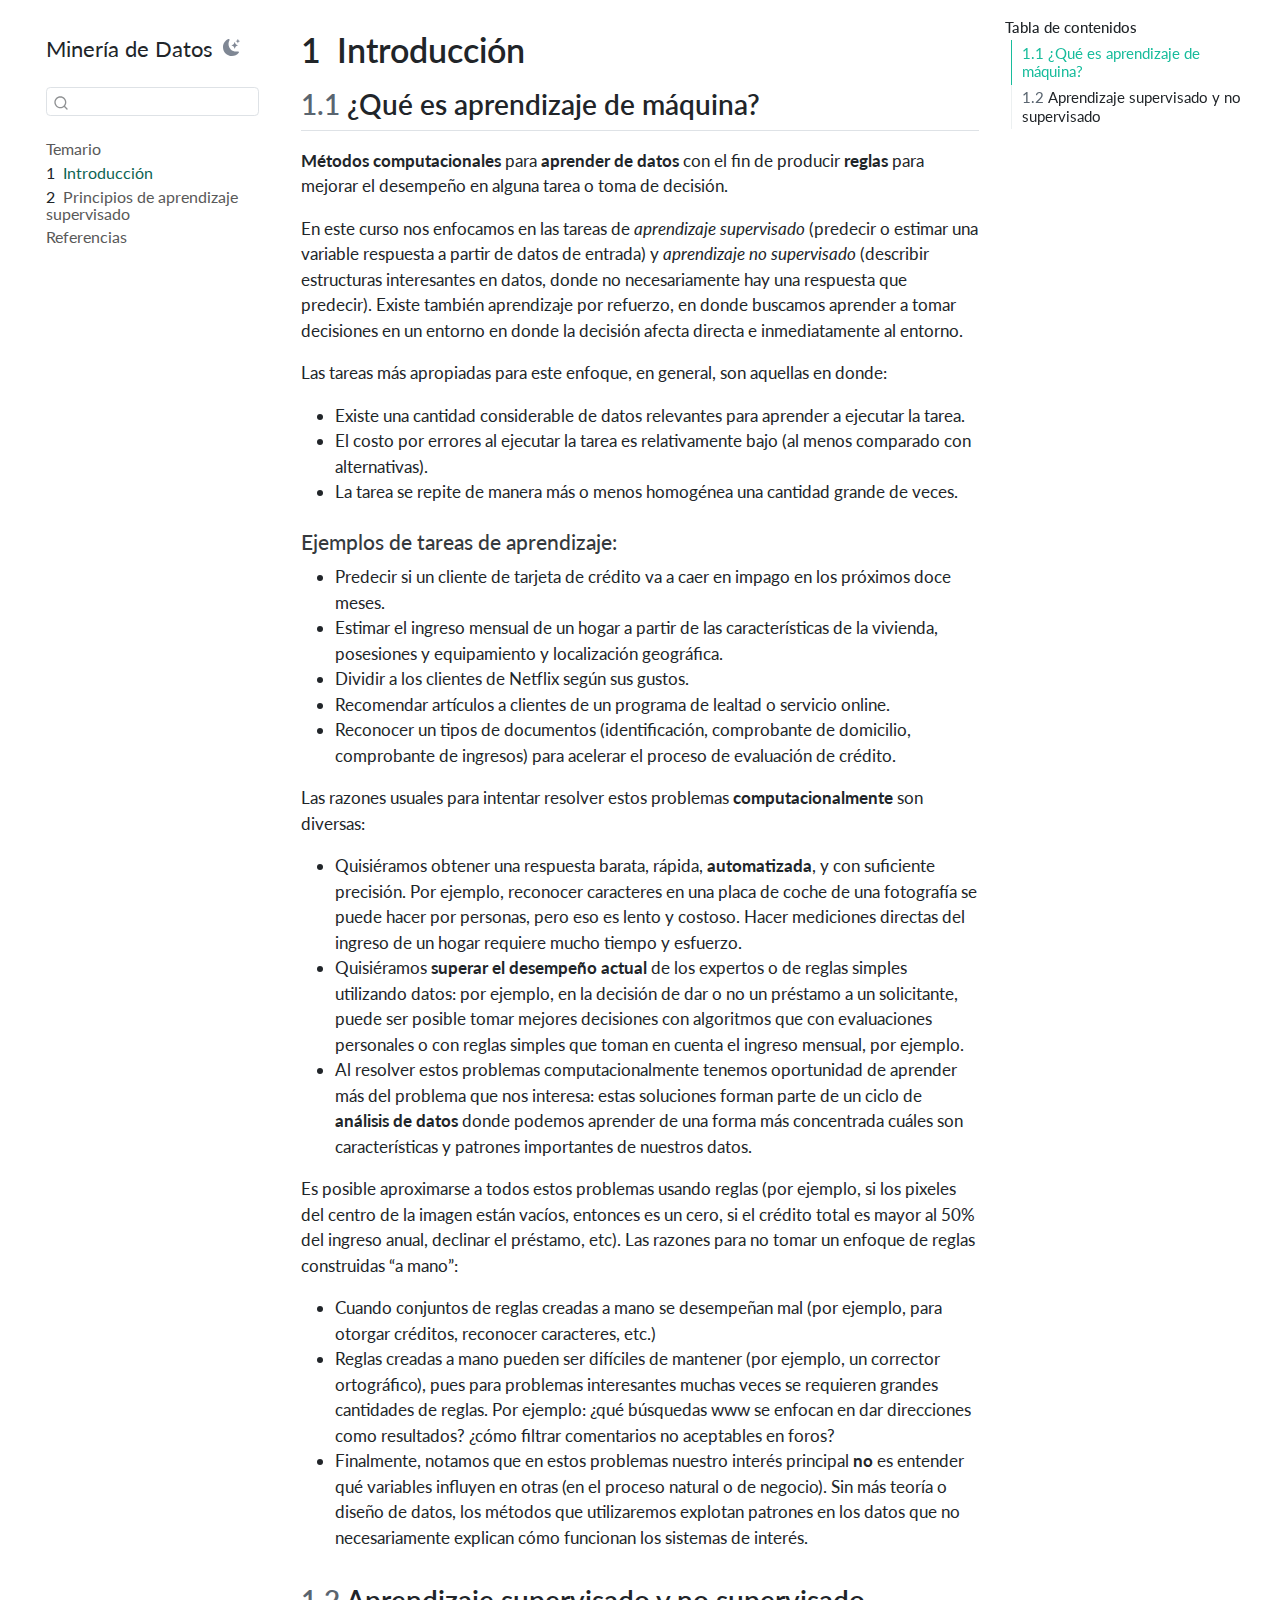
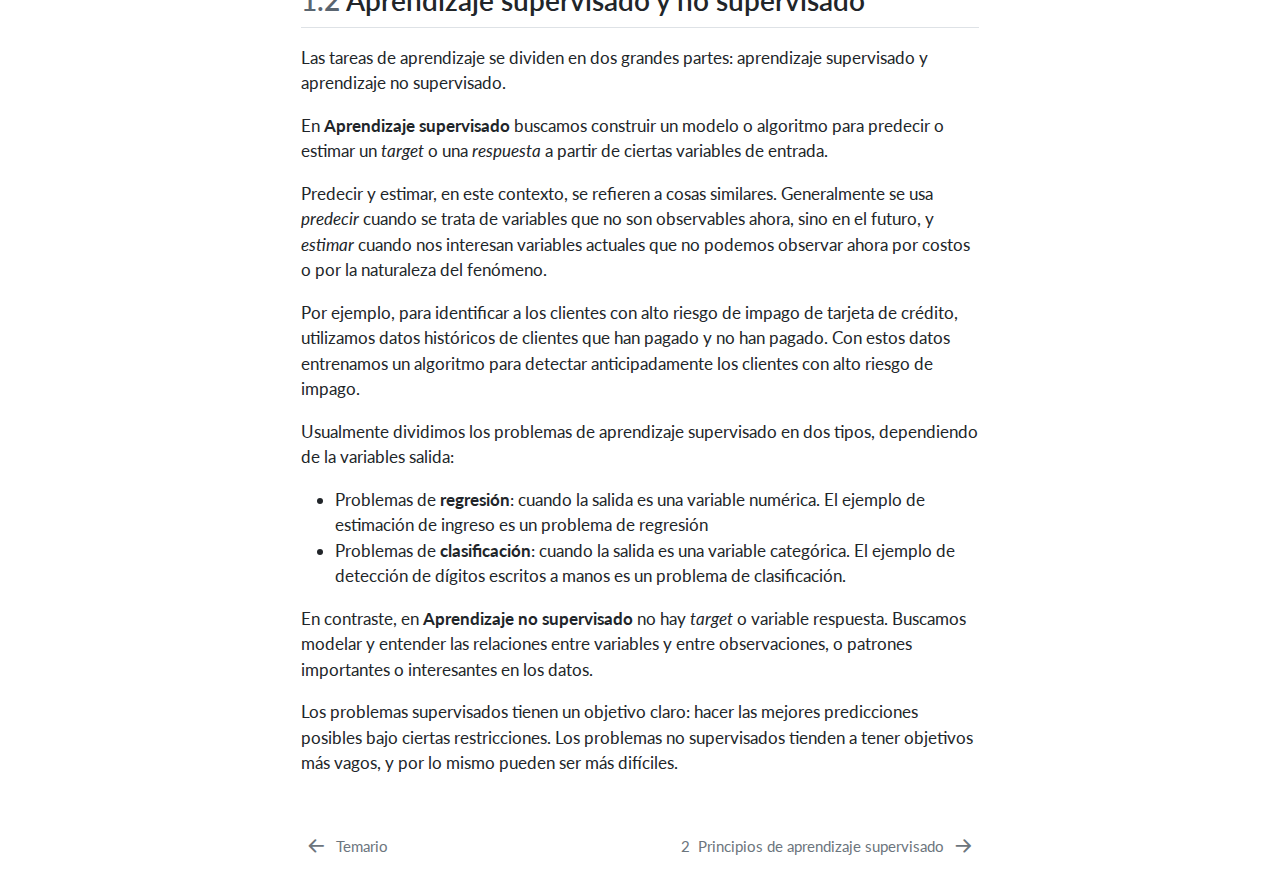
<file: docs/01-introduccion.html>
<!DOCTYPE html>
<html xmlns="http://www.w3.org/1999/xhtml" lang="es" xml:lang="es"><head>

<meta charset="utf-8">
<meta name="generator" content="quarto-1.7.32">

<meta name="viewport" content="width=device-width, initial-scale=1.0, user-scalable=yes">


<title>1&nbsp; Introducción – Minería de Datos</title>
<style>
code{white-space: pre-wrap;}
span.smallcaps{font-variant: small-caps;}
div.columns{display: flex; gap: min(4vw, 1.5em);}
div.column{flex: auto; overflow-x: auto;}
div.hanging-indent{margin-left: 1.5em; text-indent: -1.5em;}
ul.task-list{list-style: none;}
ul.task-list li input[type="checkbox"] {
  width: 0.8em;
  margin: 0 0.8em 0.2em -1em; /* quarto-specific, see https://github.com/quarto-dev/quarto-cli/issues/4556 */ 
  vertical-align: middle;
}
</style>


<script src="site_libs/quarto-nav/quarto-nav.js"></script>
<script src="site_libs/quarto-nav/headroom.min.js"></script>
<script src="site_libs/clipboard/clipboard.min.js"></script>
<script src="site_libs/quarto-search/autocomplete.umd.js"></script>
<script src="site_libs/quarto-search/fuse.min.js"></script>
<script src="site_libs/quarto-search/quarto-search.js"></script>
<meta name="quarto:offset" content="./">
<link href="./02-principios.html" rel="next">
<link href="./index.html" rel="prev">
<script src="site_libs/quarto-html/quarto.js" type="module"></script>
<script src="site_libs/quarto-html/tabsets/tabsets.js" type="module"></script>
<script src="site_libs/quarto-html/popper.min.js"></script>
<script src="site_libs/quarto-html/tippy.umd.min.js"></script>
<script src="site_libs/quarto-html/anchor.min.js"></script>
<link href="site_libs/quarto-html/tippy.css" rel="stylesheet">
<link href="site_libs/quarto-html/quarto-syntax-highlighting-37eea08aefeeee20ff55810ff984fec1.css" rel="stylesheet" class="quarto-color-scheme" id="quarto-text-highlighting-styles">
<link href="site_libs/quarto-html/quarto-syntax-highlighting-dark-2fef5ea3f8957b3e4ecc936fc74692ca.css" rel="stylesheet" class="quarto-color-scheme quarto-color-alternate" id="quarto-text-highlighting-styles">
<link href="site_libs/quarto-html/quarto-syntax-highlighting-37eea08aefeeee20ff55810ff984fec1.css" rel="stylesheet" class="quarto-color-scheme-extra" id="quarto-text-highlighting-styles">
<script src="site_libs/bootstrap/bootstrap.min.js"></script>
<link href="site_libs/bootstrap/bootstrap-icons.css" rel="stylesheet">
<link href="site_libs/bootstrap/bootstrap-2453fe3dad938b07a2e5eff64ea8abce.min.css" rel="stylesheet" append-hash="true" class="quarto-color-scheme" id="quarto-bootstrap" data-mode="light">
<link href="site_libs/bootstrap/bootstrap-dark-c1367505ed6638c8d4e510e1459ae853.min.css" rel="stylesheet" append-hash="true" class="quarto-color-scheme quarto-color-alternate" id="quarto-bootstrap" data-mode="dark">
<link href="site_libs/bootstrap/bootstrap-2453fe3dad938b07a2e5eff64ea8abce.min.css" rel="stylesheet" append-hash="true" class="quarto-color-scheme-extra" id="quarto-bootstrap" data-mode="light">
<script id="quarto-search-options" type="application/json">{
  "location": "sidebar",
  "copy-button": false,
  "collapse-after": 3,
  "panel-placement": "start",
  "type": "textbox",
  "limit": 50,
  "keyboard-shortcut": [
    "f",
    "/",
    "s"
  ],
  "show-item-context": false,
  "language": {
    "search-no-results-text": "Sin resultados",
    "search-matching-documents-text": "documentos encontrados",
    "search-copy-link-title": "Copiar el enlace en la búsqueda",
    "search-hide-matches-text": "Ocultar resultados adicionales",
    "search-more-match-text": "resultado adicional en este documento",
    "search-more-matches-text": "resultados adicionales en este documento",
    "search-clear-button-title": "Borrar",
    "search-text-placeholder": "",
    "search-detached-cancel-button-title": "Cancelar",
    "search-submit-button-title": "Enviar",
    "search-label": "Buscar"
  }
}</script>


<meta property="og:title" content="1&nbsp; Introducción – Minería de Datos">
<meta property="og:description" content="">
<meta property="og:site_name" content="Minería de Datos">
</head>

<body class="nav-sidebar floating quarto-light"><script id="quarto-html-before-body" type="application/javascript">
    const toggleBodyColorMode = (bsSheetEl) => {
      const mode = bsSheetEl.getAttribute("data-mode");
      const bodyEl = window.document.querySelector("body");
      if (mode === "dark") {
        bodyEl.classList.add("quarto-dark");
        bodyEl.classList.remove("quarto-light");
      } else {
        bodyEl.classList.add("quarto-light");
        bodyEl.classList.remove("quarto-dark");
      }
    }
    const toggleBodyColorPrimary = () => {
      const bsSheetEl = window.document.querySelector("link#quarto-bootstrap:not([rel=disabled-stylesheet])");
      if (bsSheetEl) {
        toggleBodyColorMode(bsSheetEl);
      }
    }
    const setColorSchemeToggle = (alternate) => {
      const toggles = window.document.querySelectorAll('.quarto-color-scheme-toggle');
      for (let i=0; i < toggles.length; i++) {
        const toggle = toggles[i];
        if (toggle) {
          if (alternate) {
            toggle.classList.add("alternate");
          } else {
            toggle.classList.remove("alternate");
          }
        }
      }
    };
    const toggleColorMode = (alternate) => {
      // Switch the stylesheets
      const primaryStylesheets = window.document.querySelectorAll('link.quarto-color-scheme:not(.quarto-color-alternate)');
      const alternateStylesheets = window.document.querySelectorAll('link.quarto-color-scheme.quarto-color-alternate');
      manageTransitions('#quarto-margin-sidebar .nav-link', false);
      if (alternate) {
        // note: dark is layered on light, we don't disable primary!
        enableStylesheet(alternateStylesheets);
        for (const sheetNode of alternateStylesheets) {
          if (sheetNode.id === "quarto-bootstrap") {
            toggleBodyColorMode(sheetNode);
          }
        }
      } else {
        disableStylesheet(alternateStylesheets);
        enableStylesheet(primaryStylesheets)
        toggleBodyColorPrimary();
      }
      manageTransitions('#quarto-margin-sidebar .nav-link', true);
      // Switch the toggles
      setColorSchemeToggle(alternate)
      // Hack to workaround the fact that safari doesn't
      // properly recolor the scrollbar when toggling (#1455)
      if (navigator.userAgent.indexOf('Safari') > 0 && navigator.userAgent.indexOf('Chrome') == -1) {
        manageTransitions("body", false);
        window.scrollTo(0, 1);
        setTimeout(() => {
          window.scrollTo(0, 0);
          manageTransitions("body", true);
        }, 40);
      }
    }
    const disableStylesheet = (stylesheets) => {
      for (let i=0; i < stylesheets.length; i++) {
        const stylesheet = stylesheets[i];
        stylesheet.rel = 'disabled-stylesheet';
      }
    }
    const enableStylesheet = (stylesheets) => {
      for (let i=0; i < stylesheets.length; i++) {
        const stylesheet = stylesheets[i];
        if(stylesheet.rel !== 'stylesheet') { // for Chrome, which will still FOUC without this check
          stylesheet.rel = 'stylesheet';
        }
      }
    }
    const manageTransitions = (selector, allowTransitions) => {
      const els = window.document.querySelectorAll(selector);
      for (let i=0; i < els.length; i++) {
        const el = els[i];
        if (allowTransitions) {
          el.classList.remove('notransition');
        } else {
          el.classList.add('notransition');
        }
      }
    }
    const isFileUrl = () => {
      return window.location.protocol === 'file:';
    }
    const hasAlternateSentinel = () => {
      let styleSentinel = getColorSchemeSentinel();
      if (styleSentinel !== null) {
        return styleSentinel === "alternate";
      } else {
        return false;
      }
    }
    const setStyleSentinel = (alternate) => {
      const value = alternate ? "alternate" : "default";
      if (!isFileUrl()) {
        window.localStorage.setItem("quarto-color-scheme", value);
      } else {
        localAlternateSentinel = value;
      }
    }
    const getColorSchemeSentinel = () => {
      if (!isFileUrl()) {
        const storageValue = window.localStorage.getItem("quarto-color-scheme");
        return storageValue != null ? storageValue : localAlternateSentinel;
      } else {
        return localAlternateSentinel;
      }
    }
    const toggleGiscusIfUsed = (isAlternate, darkModeDefault) => {
      const baseTheme = document.querySelector('#giscus-base-theme')?.value ?? 'light';
      const alternateTheme = document.querySelector('#giscus-alt-theme')?.value ?? 'dark';
      let newTheme = '';
      if(authorPrefersDark) {
        newTheme = isAlternate ? baseTheme : alternateTheme;
      } else {
        newTheme = isAlternate ? alternateTheme : baseTheme;
      }
      const changeGiscusTheme = () => {
        // From: https://github.com/giscus/giscus/issues/336
        const sendMessage = (message) => {
          const iframe = document.querySelector('iframe.giscus-frame');
          if (!iframe) return;
          iframe.contentWindow.postMessage({ giscus: message }, 'https://giscus.app');
        }
        sendMessage({
          setConfig: {
            theme: newTheme
          }
        });
      }
      const isGiscussLoaded = window.document.querySelector('iframe.giscus-frame') !== null;
      if (isGiscussLoaded) {
        changeGiscusTheme();
      }
    };
    const authorPrefersDark = false;
    const darkModeDefault = authorPrefersDark;
      document.querySelector('link#quarto-text-highlighting-styles.quarto-color-scheme-extra').rel = 'disabled-stylesheet';
      document.querySelector('link#quarto-bootstrap.quarto-color-scheme-extra').rel = 'disabled-stylesheet';
    let localAlternateSentinel = darkModeDefault ? 'alternate' : 'default';
    // Dark / light mode switch
    window.quartoToggleColorScheme = () => {
      // Read the current dark / light value
      let toAlternate = !hasAlternateSentinel();
      toggleColorMode(toAlternate);
      setStyleSentinel(toAlternate);
      toggleGiscusIfUsed(toAlternate, darkModeDefault);
      window.dispatchEvent(new Event('resize'));
    };
    // Switch to dark mode if need be
    if (hasAlternateSentinel()) {
      toggleColorMode(true);
    } else {
      toggleColorMode(false);
    }
  </script>

<div id="quarto-search-results"></div>
  <header id="quarto-header" class="headroom fixed-top">
  <nav class="quarto-secondary-nav">
    <div class="container-fluid d-flex">
      <button type="button" class="quarto-btn-toggle btn" data-bs-toggle="collapse" role="button" data-bs-target=".quarto-sidebar-collapse-item" aria-controls="quarto-sidebar" aria-expanded="false" aria-label="Alternar barra lateral" onclick="if (window.quartoToggleHeadroom) { window.quartoToggleHeadroom(); }">
        <i class="bi bi-layout-text-sidebar-reverse"></i>
      </button>
        <nav class="quarto-page-breadcrumbs" aria-label="breadcrumb"><ol class="breadcrumb"><li class="breadcrumb-item"><a href="./01-introduccion.html"><span class="chapter-number">1</span>&nbsp; <span class="chapter-title">Introducción</span></a></li></ol></nav>
        <a class="flex-grow-1" role="navigation" data-bs-toggle="collapse" data-bs-target=".quarto-sidebar-collapse-item" aria-controls="quarto-sidebar" aria-expanded="false" aria-label="Alternar barra lateral" onclick="if (window.quartoToggleHeadroom) { window.quartoToggleHeadroom(); }">      
        </a>
      <button type="button" class="btn quarto-search-button" aria-label="Buscar" onclick="window.quartoOpenSearch();">
        <i class="bi bi-search"></i>
      </button>
    </div>
  </nav>
</header>
<!-- content -->
<div id="quarto-content" class="quarto-container page-columns page-rows-contents page-layout-article">
<!-- sidebar -->
  <nav id="quarto-sidebar" class="sidebar collapse collapse-horizontal quarto-sidebar-collapse-item sidebar-navigation floating overflow-auto">
    <div class="pt-lg-2 mt-2 text-left sidebar-header">
    <div class="sidebar-title mb-0 py-0">
      <a href="./">Minería de Datos</a> 
        <div class="sidebar-tools-main">
  <a href="" class="quarto-color-scheme-toggle quarto-navigation-tool  px-1" onclick="window.quartoToggleColorScheme(); return false;" title="Alternar modo oscuro"><i class="bi"></i></a>
</div>
    </div>
      </div>
        <div class="mt-2 flex-shrink-0 align-items-center">
        <div class="sidebar-search">
        <div id="quarto-search" class="" title="Buscar"></div>
        </div>
        </div>
    <div class="sidebar-menu-container"> 
    <ul class="list-unstyled mt-1">
        <li class="sidebar-item">
  <div class="sidebar-item-container"> 
  <a href="./index.html" class="sidebar-item-text sidebar-link">
 <span class="menu-text">Temario</span></a>
  </div>
</li>
        <li class="sidebar-item">
  <div class="sidebar-item-container"> 
  <a href="./01-introduccion.html" class="sidebar-item-text sidebar-link active">
 <span class="menu-text"><span class="chapter-number">1</span>&nbsp; <span class="chapter-title">Introducción</span></span></a>
  </div>
</li>
        <li class="sidebar-item">
  <div class="sidebar-item-container"> 
  <a href="./02-principios.html" class="sidebar-item-text sidebar-link">
 <span class="menu-text"><span class="chapter-number">2</span>&nbsp; <span class="chapter-title">Principios de aprendizaje supervisado</span></span></a>
  </div>
</li>
        <li class="sidebar-item">
  <div class="sidebar-item-container"> 
  <a href="./references.html" class="sidebar-item-text sidebar-link">
 <span class="menu-text">Referencias</span></a>
  </div>
</li>
    </ul>
    </div>
</nav>
<div id="quarto-sidebar-glass" class="quarto-sidebar-collapse-item" data-bs-toggle="collapse" data-bs-target=".quarto-sidebar-collapse-item"></div>
<!-- margin-sidebar -->
    <div id="quarto-margin-sidebar" class="sidebar margin-sidebar">
        <nav id="TOC" role="doc-toc" class="toc-active">
    <h2 id="toc-title">Tabla de contenidos</h2>
   
  <ul>
  <li><a href="#qué-es-aprendizaje-de-máquina" id="toc-qué-es-aprendizaje-de-máquina" class="nav-link active" data-scroll-target="#qué-es-aprendizaje-de-máquina"><span class="header-section-number">1.1</span> ¿Qué es aprendizaje de máquina?</a></li>
  <li><a href="#aprendizaje-supervisado-y-no-supervisado" id="toc-aprendizaje-supervisado-y-no-supervisado" class="nav-link" data-scroll-target="#aprendizaje-supervisado-y-no-supervisado"><span class="header-section-number">1.2</span> Aprendizaje supervisado y no supervisado</a></li>
  </ul>
</nav>
    </div>
<!-- main -->
<main class="content" id="quarto-document-content">


<header id="title-block-header" class="quarto-title-block default">
<div class="quarto-title">
<h1 class="title"><span class="chapter-number">1</span>&nbsp; <span class="chapter-title">Introducción</span></h1>
</div>



<div class="quarto-title-meta">

    
  
    
  </div>
  


</header>


<section id="qué-es-aprendizaje-de-máquina" class="level2" data-number="1.1">
<h2 data-number="1.1" class="anchored" data-anchor-id="qué-es-aprendizaje-de-máquina"><span class="header-section-number">1.1</span> ¿Qué es aprendizaje de máquina?</h2>
<p><strong>Métodos computacionales</strong> para <strong>aprender de datos</strong> con el fin de producir <strong>reglas</strong> para mejorar el desempeño en alguna tarea o toma de decisión.</p>
<p>En este curso nos enfocamos en las tareas de <em>aprendizaje supervisado</em> (predecir o estimar una variable respuesta a partir de datos de entrada) y <em>aprendizaje no supervisado</em> (describir estructuras interesantes en datos, donde no necesariamente hay una respuesta que predecir). Existe también aprendizaje por refuerzo, en donde buscamos aprender a tomar decisiones en un entorno en donde la decisión afecta directa e inmediatamente al entorno.</p>
<p>Las tareas más apropiadas para este enfoque, en general, son aquellas en donde:</p>
<ul>
<li>Existe una cantidad considerable de datos relevantes para aprender a ejecutar la tarea.</li>
<li>El costo por errores al ejecutar la tarea es relativamente bajo (al menos comparado con alternativas).</li>
<li>La tarea se repite de manera más o menos homogénea una cantidad grande de veces.</li>
</ul>
<section id="ejemplos-de-tareas-de-aprendizaje" class="level4 unnumbered">
<h4 class="unnumbered anchored" data-anchor-id="ejemplos-de-tareas-de-aprendizaje">Ejemplos de tareas de aprendizaje:</h4>
<ul>
<li>Predecir si un cliente de tarjeta de crédito va a caer en impago en los próximos doce meses.</li>
<li>Estimar el ingreso mensual de un hogar a partir de las características de la vivienda, posesiones y equipamiento y localización geográfica.</li>
<li>Dividir a los clientes de Netflix según sus gustos.</li>
<li>Recomendar artículos a clientes de un programa de lealtad o servicio online.</li>
<li>Reconocer un tipos de documentos (identificación, comprobante de domicilio, comprobante de ingresos) para acelerar el proceso de evaluación de crédito.</li>
</ul>
<p>Las razones usuales para intentar resolver estos problemas <strong>computacionalmente</strong> son diversas:</p>
<ul>
<li>Quisiéramos obtener una respuesta barata, rápida, <strong>automatizada</strong>, y con suficiente precisión. Por ejemplo, reconocer caracteres en una placa de coche de una fotografía se puede hacer por personas, pero eso es lento y costoso. Hacer mediciones directas del ingreso de un hogar requiere mucho tiempo y esfuerzo.</li>
<li>Quisiéramos <strong>superar el desempeño actual</strong> de los expertos o de reglas simples utilizando datos: por ejemplo, en la decisión de dar o no un préstamo a un solicitante, puede ser posible tomar mejores decisiones con algoritmos que con evaluaciones personales o con reglas simples que toman en cuenta el ingreso mensual, por ejemplo.</li>
<li>Al resolver estos problemas computacionalmente tenemos oportunidad de aprender más del problema que nos interesa: estas soluciones forman parte de un ciclo de <strong>análisis de datos</strong> donde podemos aprender de una forma más concentrada cuáles son características y patrones importantes de nuestros datos.</li>
</ul>
<p>Es posible aproximarse a todos estos problemas usando reglas (por ejemplo, si los pixeles del centro de la imagen están vacíos, entonces es un cero, si el crédito total es mayor al 50% del ingreso anual, declinar el préstamo, etc). Las razones para no tomar un enfoque de reglas construidas “a mano”:</p>
<ul>
<li>Cuando conjuntos de reglas creadas a mano se desempeñan mal (por ejemplo, para otorgar créditos, reconocer caracteres, etc.)</li>
<li>Reglas creadas a mano pueden ser difíciles de mantener (por ejemplo, un corrector ortográfico), pues para problemas interesantes muchas veces se requieren grandes cantidades de reglas. Por ejemplo: ¿qué búsquedas www se enfocan en dar direcciones como resultados? ¿cómo filtrar comentarios no aceptables en foros?</li>
<li>Finalmente, notamos que en estos problemas nuestro interés principal <strong>no</strong> es entender qué variables influyen en otras (en el proceso natural o de negocio). Sin más teoría o diseño de datos, los métodos que utilizaremos explotan patrones en los datos que no necesariamente explican cómo funcionan los sistemas de interés.</li>
</ul>
</section>
</section>
<section id="aprendizaje-supervisado-y-no-supervisado" class="level2" data-number="1.2">
<h2 data-number="1.2" class="anchored" data-anchor-id="aprendizaje-supervisado-y-no-supervisado"><span class="header-section-number">1.2</span> Aprendizaje supervisado y no supervisado</h2>
<p>Las tareas de aprendizaje se dividen en dos grandes partes: aprendizaje supervisado y aprendizaje no supervisado.</p>
<p>En <strong>Aprendizaje supervisado</strong> buscamos construir un modelo o algoritmo para predecir o estimar un <em>target</em> o una <em>respuesta</em> a partir de ciertas variables de entrada.</p>
<p>Predecir y estimar, en este contexto, se refieren a cosas similares. Generalmente se usa <em>predecir</em> cuando se trata de variables que no son observables ahora, sino en el futuro, y <em>estimar</em> cuando nos interesan variables actuales que no podemos observar ahora por costos o por la naturaleza del fenómeno.</p>
<p>Por ejemplo, para identificar a los clientes con alto riesgo de impago de tarjeta de crédito, utilizamos datos históricos de clientes que han pagado y no han pagado. Con estos datos entrenamos un algoritmo para detectar anticipadamente los clientes con alto riesgo de impago.</p>
<p>Usualmente dividimos los problemas de aprendizaje supervisado en dos tipos, dependiendo de la variables salida:</p>
<ul>
<li>Problemas de <strong>regresión</strong>: cuando la salida es una variable numérica. El ejemplo de estimación de ingreso es un problema de regresión</li>
<li>Problemas de <strong>clasificación</strong>: cuando la salida es una variable categórica. El ejemplo de detección de dígitos escritos a manos es un problema de clasificación.</li>
</ul>
<p>En contraste, en <strong>Aprendizaje no supervisado</strong> no hay <em>target</em> o variable respuesta. Buscamos modelar y entender las relaciones entre variables y entre observaciones, o patrones importantes o interesantes en los datos.</p>
<p>Los problemas supervisados tienen un objetivo claro: hacer las mejores predicciones posibles bajo ciertas restricciones. Los problemas no supervisados tienden a tener objetivos más vagos, y por lo mismo pueden ser más difíciles.</p>


</section>

</main> <!-- /main -->
<script id="quarto-html-after-body" type="application/javascript">
  window.document.addEventListener("DOMContentLoaded", function (event) {
    // Ensure there is a toggle, if there isn't float one in the top right
    if (window.document.querySelector('.quarto-color-scheme-toggle') === null) {
      const a = window.document.createElement('a');
      a.classList.add('top-right');
      a.classList.add('quarto-color-scheme-toggle');
      a.href = "";
      a.onclick = function() { try { window.quartoToggleColorScheme(); } catch {} return false; };
      const i = window.document.createElement("i");
      i.classList.add('bi');
      a.appendChild(i);
      window.document.body.appendChild(a);
    }
    setColorSchemeToggle(hasAlternateSentinel())
    const icon = "";
    const anchorJS = new window.AnchorJS();
    anchorJS.options = {
      placement: 'right',
      icon: icon
    };
    anchorJS.add('.anchored');
    const isCodeAnnotation = (el) => {
      for (const clz of el.classList) {
        if (clz.startsWith('code-annotation-')) {                     
          return true;
        }
      }
      return false;
    }
    const onCopySuccess = function(e) {
      // button target
      const button = e.trigger;
      // don't keep focus
      button.blur();
      // flash "checked"
      button.classList.add('code-copy-button-checked');
      var currentTitle = button.getAttribute("title");
      button.setAttribute("title", "Copiado");
      let tooltip;
      if (window.bootstrap) {
        button.setAttribute("data-bs-toggle", "tooltip");
        button.setAttribute("data-bs-placement", "left");
        button.setAttribute("data-bs-title", "Copiado");
        tooltip = new bootstrap.Tooltip(button, 
          { trigger: "manual", 
            customClass: "code-copy-button-tooltip",
            offset: [0, -8]});
        tooltip.show();    
      }
      setTimeout(function() {
        if (tooltip) {
          tooltip.hide();
          button.removeAttribute("data-bs-title");
          button.removeAttribute("data-bs-toggle");
          button.removeAttribute("data-bs-placement");
        }
        button.setAttribute("title", currentTitle);
        button.classList.remove('code-copy-button-checked');
      }, 1000);
      // clear code selection
      e.clearSelection();
    }
    const getTextToCopy = function(trigger) {
        const codeEl = trigger.previousElementSibling.cloneNode(true);
        for (const childEl of codeEl.children) {
          if (isCodeAnnotation(childEl)) {
            childEl.remove();
          }
        }
        return codeEl.innerText;
    }
    const clipboard = new window.ClipboardJS('.code-copy-button:not([data-in-quarto-modal])', {
      text: getTextToCopy
    });
    clipboard.on('success', onCopySuccess);
    if (window.document.getElementById('quarto-embedded-source-code-modal')) {
      const clipboardModal = new window.ClipboardJS('.code-copy-button[data-in-quarto-modal]', {
        text: getTextToCopy,
        container: window.document.getElementById('quarto-embedded-source-code-modal')
      });
      clipboardModal.on('success', onCopySuccess);
    }
      var localhostRegex = new RegExp(/^(?:http|https):\/\/localhost\:?[0-9]*\//);
      var mailtoRegex = new RegExp(/^mailto:/);
        var filterRegex = new RegExp('/' + window.location.host + '/');
      var isInternal = (href) => {
          return filterRegex.test(href) || localhostRegex.test(href) || mailtoRegex.test(href);
      }
      // Inspect non-navigation links and adorn them if external
     var links = window.document.querySelectorAll('a[href]:not(.nav-link):not(.navbar-brand):not(.toc-action):not(.sidebar-link):not(.sidebar-item-toggle):not(.pagination-link):not(.no-external):not([aria-hidden]):not(.dropdown-item):not(.quarto-navigation-tool):not(.about-link)');
      for (var i=0; i<links.length; i++) {
        const link = links[i];
        if (!isInternal(link.href)) {
          // undo the damage that might have been done by quarto-nav.js in the case of
          // links that we want to consider external
          if (link.dataset.originalHref !== undefined) {
            link.href = link.dataset.originalHref;
          }
        }
      }
    function tippyHover(el, contentFn, onTriggerFn, onUntriggerFn) {
      const config = {
        allowHTML: true,
        maxWidth: 500,
        delay: 100,
        arrow: false,
        appendTo: function(el) {
            return el.parentElement;
        },
        interactive: true,
        interactiveBorder: 10,
        theme: 'quarto',
        placement: 'bottom-start',
      };
      if (contentFn) {
        config.content = contentFn;
      }
      if (onTriggerFn) {
        config.onTrigger = onTriggerFn;
      }
      if (onUntriggerFn) {
        config.onUntrigger = onUntriggerFn;
      }
      window.tippy(el, config); 
    }
    const noterefs = window.document.querySelectorAll('a[role="doc-noteref"]');
    for (var i=0; i<noterefs.length; i++) {
      const ref = noterefs[i];
      tippyHover(ref, function() {
        // use id or data attribute instead here
        let href = ref.getAttribute('data-footnote-href') || ref.getAttribute('href');
        try { href = new URL(href).hash; } catch {}
        const id = href.replace(/^#\/?/, "");
        const note = window.document.getElementById(id);
        if (note) {
          return note.innerHTML;
        } else {
          return "";
        }
      });
    }
    const xrefs = window.document.querySelectorAll('a.quarto-xref');
    const processXRef = (id, note) => {
      // Strip column container classes
      const stripColumnClz = (el) => {
        el.classList.remove("page-full", "page-columns");
        if (el.children) {
          for (const child of el.children) {
            stripColumnClz(child);
          }
        }
      }
      stripColumnClz(note)
      if (id === null || id.startsWith('sec-')) {
        // Special case sections, only their first couple elements
        const container = document.createElement("div");
        if (note.children && note.children.length > 2) {
          container.appendChild(note.children[0].cloneNode(true));
          for (let i = 1; i < note.children.length; i++) {
            const child = note.children[i];
            if (child.tagName === "P" && child.innerText === "") {
              continue;
            } else {
              container.appendChild(child.cloneNode(true));
              break;
            }
          }
          if (window.Quarto?.typesetMath) {
            window.Quarto.typesetMath(container);
          }
          return container.innerHTML
        } else {
          if (window.Quarto?.typesetMath) {
            window.Quarto.typesetMath(note);
          }
          return note.innerHTML;
        }
      } else {
        // Remove any anchor links if they are present
        const anchorLink = note.querySelector('a.anchorjs-link');
        if (anchorLink) {
          anchorLink.remove();
        }
        if (window.Quarto?.typesetMath) {
          window.Quarto.typesetMath(note);
        }
        if (note.classList.contains("callout")) {
          return note.outerHTML;
        } else {
          return note.innerHTML;
        }
      }
    }
    for (var i=0; i<xrefs.length; i++) {
      const xref = xrefs[i];
      tippyHover(xref, undefined, function(instance) {
        instance.disable();
        let url = xref.getAttribute('href');
        let hash = undefined; 
        if (url.startsWith('#')) {
          hash = url;
        } else {
          try { hash = new URL(url).hash; } catch {}
        }
        if (hash) {
          const id = hash.replace(/^#\/?/, "");
          const note = window.document.getElementById(id);
          if (note !== null) {
            try {
              const html = processXRef(id, note.cloneNode(true));
              instance.setContent(html);
            } finally {
              instance.enable();
              instance.show();
            }
          } else {
            // See if we can fetch this
            fetch(url.split('#')[0])
            .then(res => res.text())
            .then(html => {
              const parser = new DOMParser();
              const htmlDoc = parser.parseFromString(html, "text/html");
              const note = htmlDoc.getElementById(id);
              if (note !== null) {
                const html = processXRef(id, note);
                instance.setContent(html);
              } 
            }).finally(() => {
              instance.enable();
              instance.show();
            });
          }
        } else {
          // See if we can fetch a full url (with no hash to target)
          // This is a special case and we should probably do some content thinning / targeting
          fetch(url)
          .then(res => res.text())
          .then(html => {
            const parser = new DOMParser();
            const htmlDoc = parser.parseFromString(html, "text/html");
            const note = htmlDoc.querySelector('main.content');
            if (note !== null) {
              // This should only happen for chapter cross references
              // (since there is no id in the URL)
              // remove the first header
              if (note.children.length > 0 && note.children[0].tagName === "HEADER") {
                note.children[0].remove();
              }
              const html = processXRef(null, note);
              instance.setContent(html);
            } 
          }).finally(() => {
            instance.enable();
            instance.show();
          });
        }
      }, function(instance) {
      });
    }
        let selectedAnnoteEl;
        const selectorForAnnotation = ( cell, annotation) => {
          let cellAttr = 'data-code-cell="' + cell + '"';
          let lineAttr = 'data-code-annotation="' +  annotation + '"';
          const selector = 'span[' + cellAttr + '][' + lineAttr + ']';
          return selector;
        }
        const selectCodeLines = (annoteEl) => {
          const doc = window.document;
          const targetCell = annoteEl.getAttribute("data-target-cell");
          const targetAnnotation = annoteEl.getAttribute("data-target-annotation");
          const annoteSpan = window.document.querySelector(selectorForAnnotation(targetCell, targetAnnotation));
          const lines = annoteSpan.getAttribute("data-code-lines").split(",");
          const lineIds = lines.map((line) => {
            return targetCell + "-" + line;
          })
          let top = null;
          let height = null;
          let parent = null;
          if (lineIds.length > 0) {
              //compute the position of the single el (top and bottom and make a div)
              const el = window.document.getElementById(lineIds[0]);
              top = el.offsetTop;
              height = el.offsetHeight;
              parent = el.parentElement.parentElement;
            if (lineIds.length > 1) {
              const lastEl = window.document.getElementById(lineIds[lineIds.length - 1]);
              const bottom = lastEl.offsetTop + lastEl.offsetHeight;
              height = bottom - top;
            }
            if (top !== null && height !== null && parent !== null) {
              // cook up a div (if necessary) and position it 
              let div = window.document.getElementById("code-annotation-line-highlight");
              if (div === null) {
                div = window.document.createElement("div");
                div.setAttribute("id", "code-annotation-line-highlight");
                div.style.position = 'absolute';
                parent.appendChild(div);
              }
              div.style.top = top - 2 + "px";
              div.style.height = height + 4 + "px";
              div.style.left = 0;
              let gutterDiv = window.document.getElementById("code-annotation-line-highlight-gutter");
              if (gutterDiv === null) {
                gutterDiv = window.document.createElement("div");
                gutterDiv.setAttribute("id", "code-annotation-line-highlight-gutter");
                gutterDiv.style.position = 'absolute';
                const codeCell = window.document.getElementById(targetCell);
                const gutter = codeCell.querySelector('.code-annotation-gutter');
                gutter.appendChild(gutterDiv);
              }
              gutterDiv.style.top = top - 2 + "px";
              gutterDiv.style.height = height + 4 + "px";
            }
            selectedAnnoteEl = annoteEl;
          }
        };
        const unselectCodeLines = () => {
          const elementsIds = ["code-annotation-line-highlight", "code-annotation-line-highlight-gutter"];
          elementsIds.forEach((elId) => {
            const div = window.document.getElementById(elId);
            if (div) {
              div.remove();
            }
          });
          selectedAnnoteEl = undefined;
        };
          // Handle positioning of the toggle
      window.addEventListener(
        "resize",
        throttle(() => {
          elRect = undefined;
          if (selectedAnnoteEl) {
            selectCodeLines(selectedAnnoteEl);
          }
        }, 10)
      );
      function throttle(fn, ms) {
      let throttle = false;
      let timer;
        return (...args) => {
          if(!throttle) { // first call gets through
              fn.apply(this, args);
              throttle = true;
          } else { // all the others get throttled
              if(timer) clearTimeout(timer); // cancel #2
              timer = setTimeout(() => {
                fn.apply(this, args);
                timer = throttle = false;
              }, ms);
          }
        };
      }
        // Attach click handler to the DT
        const annoteDls = window.document.querySelectorAll('dt[data-target-cell]');
        for (const annoteDlNode of annoteDls) {
          annoteDlNode.addEventListener('click', (event) => {
            const clickedEl = event.target;
            if (clickedEl !== selectedAnnoteEl) {
              unselectCodeLines();
              const activeEl = window.document.querySelector('dt[data-target-cell].code-annotation-active');
              if (activeEl) {
                activeEl.classList.remove('code-annotation-active');
              }
              selectCodeLines(clickedEl);
              clickedEl.classList.add('code-annotation-active');
            } else {
              // Unselect the line
              unselectCodeLines();
              clickedEl.classList.remove('code-annotation-active');
            }
          });
        }
    const findCites = (el) => {
      const parentEl = el.parentElement;
      if (parentEl) {
        const cites = parentEl.dataset.cites;
        if (cites) {
          return {
            el,
            cites: cites.split(' ')
          };
        } else {
          return findCites(el.parentElement)
        }
      } else {
        return undefined;
      }
    };
    var bibliorefs = window.document.querySelectorAll('a[role="doc-biblioref"]');
    for (var i=0; i<bibliorefs.length; i++) {
      const ref = bibliorefs[i];
      const citeInfo = findCites(ref);
      if (citeInfo) {
        tippyHover(citeInfo.el, function() {
          var popup = window.document.createElement('div');
          citeInfo.cites.forEach(function(cite) {
            var citeDiv = window.document.createElement('div');
            citeDiv.classList.add('hanging-indent');
            citeDiv.classList.add('csl-entry');
            var biblioDiv = window.document.getElementById('ref-' + cite);
            if (biblioDiv) {
              citeDiv.innerHTML = biblioDiv.innerHTML;
            }
            popup.appendChild(citeDiv);
          });
          return popup.innerHTML;
        });
      }
    }
  });
  </script>
<nav class="page-navigation">
  <div class="nav-page nav-page-previous">
      <a href="./index.html" class="pagination-link" aria-label="Temario">
        <i class="bi bi-arrow-left-short"></i> <span class="nav-page-text">Temario</span>
      </a>          
  </div>
  <div class="nav-page nav-page-next">
      <a href="./02-principios.html" class="pagination-link" aria-label="Principios de aprendizaje supervisado">
        <span class="nav-page-text"><span class="chapter-number">2</span>&nbsp; <span class="chapter-title">Principios de aprendizaje supervisado</span></span> <i class="bi bi-arrow-right-short"></i>
      </a>
  </div>
</nav>
</div> <!-- /content -->




</body></html>
</file>
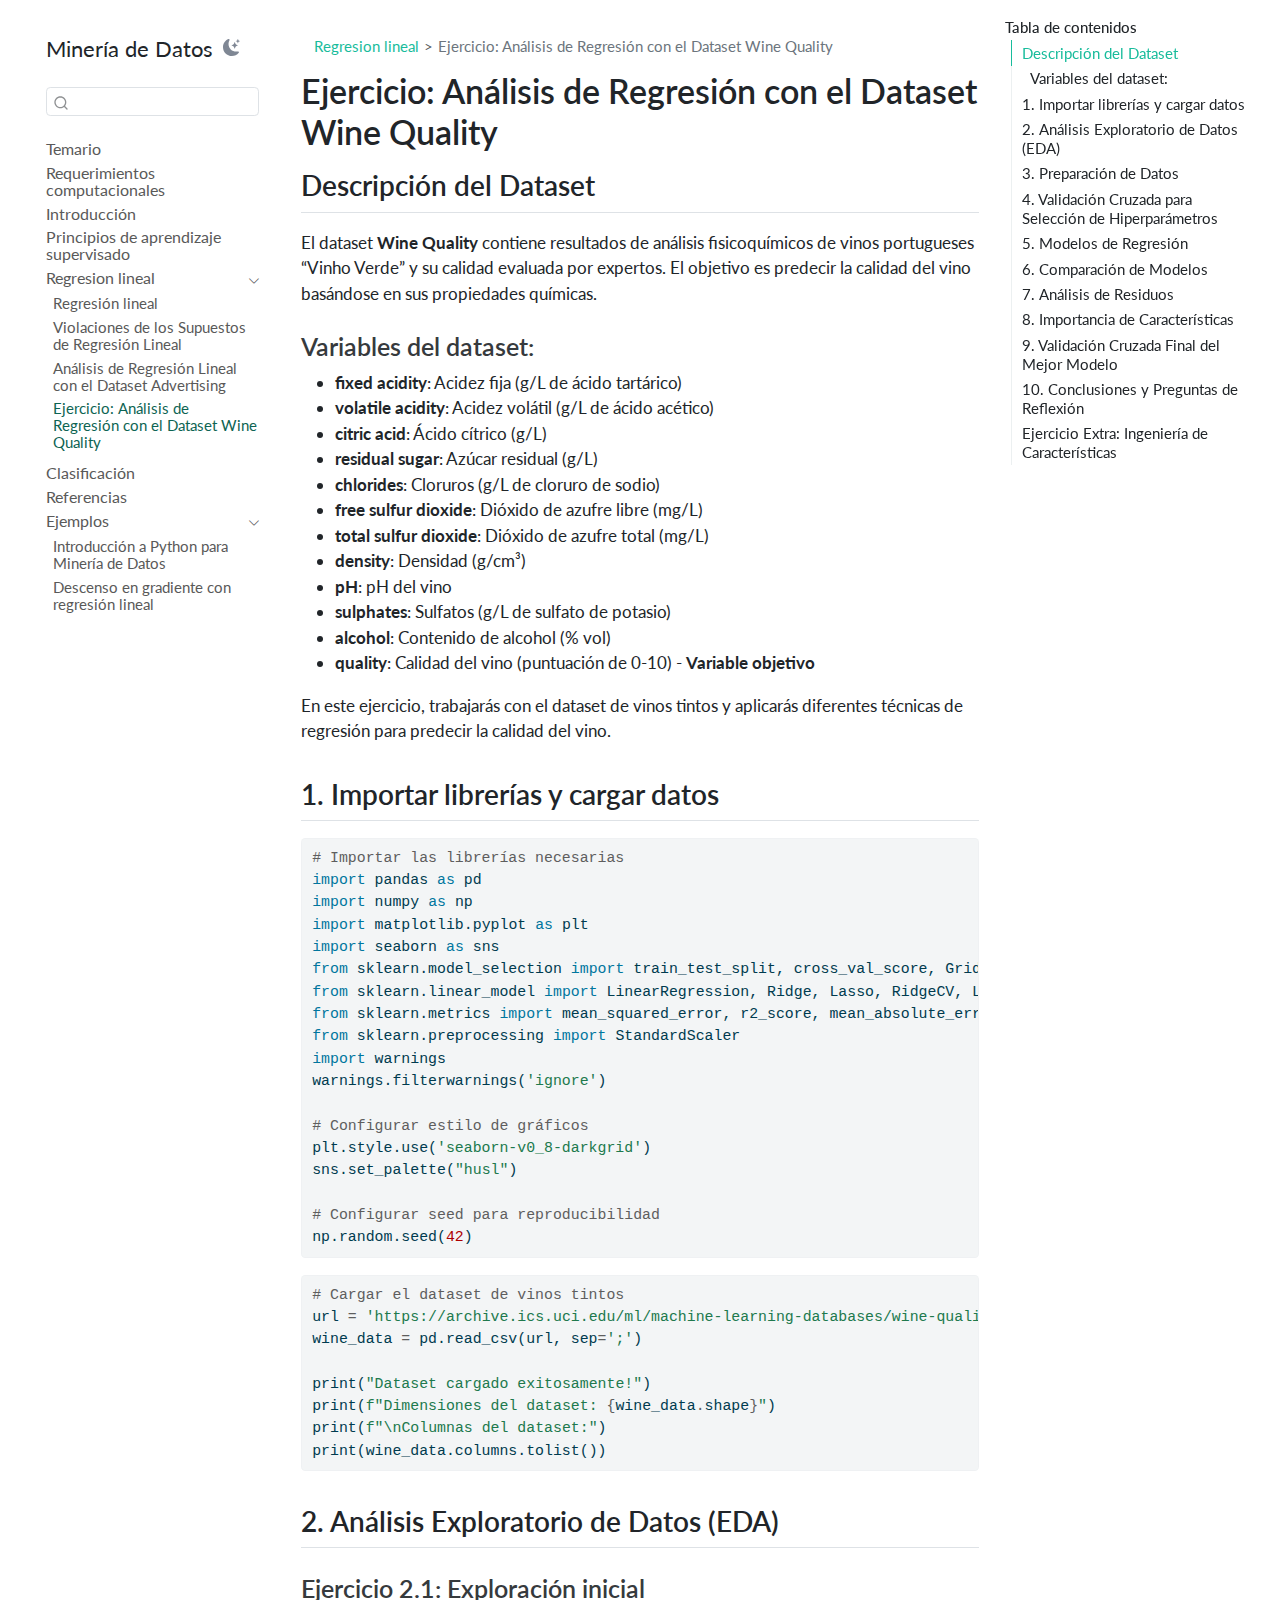
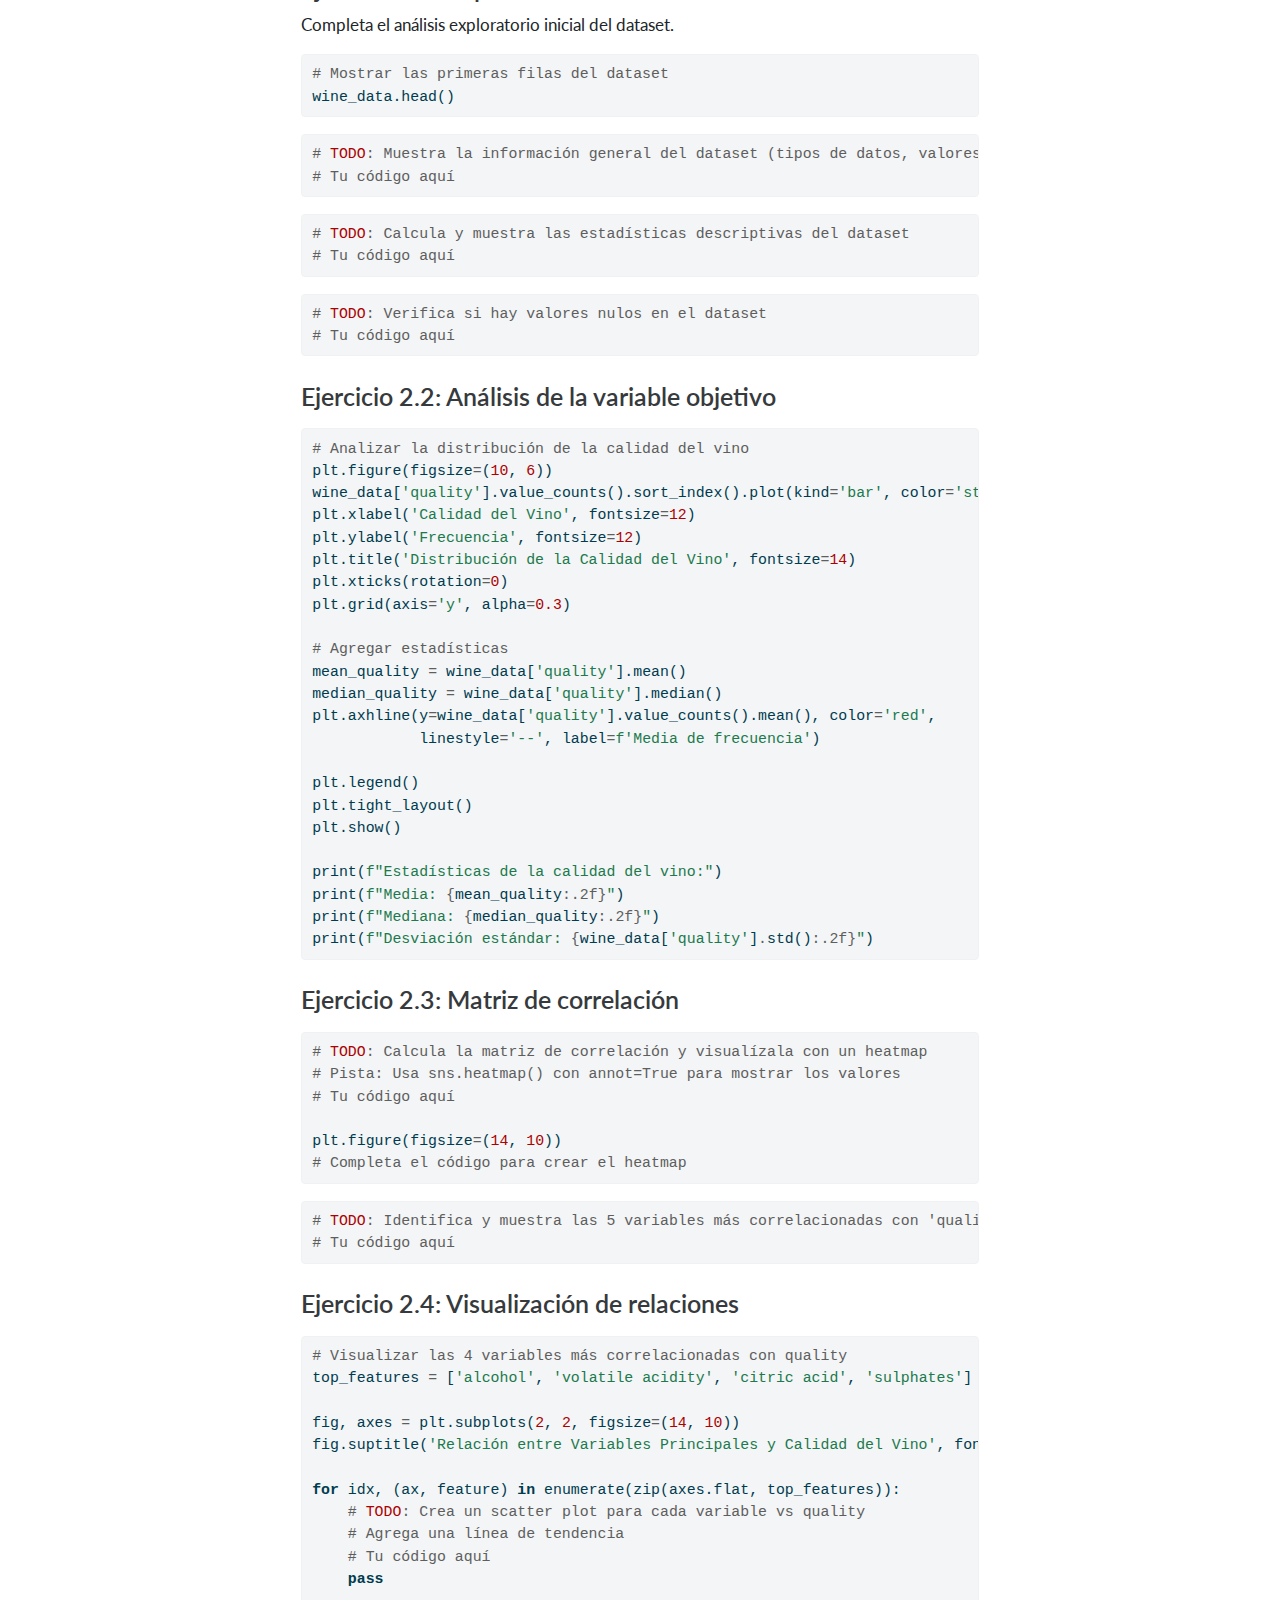
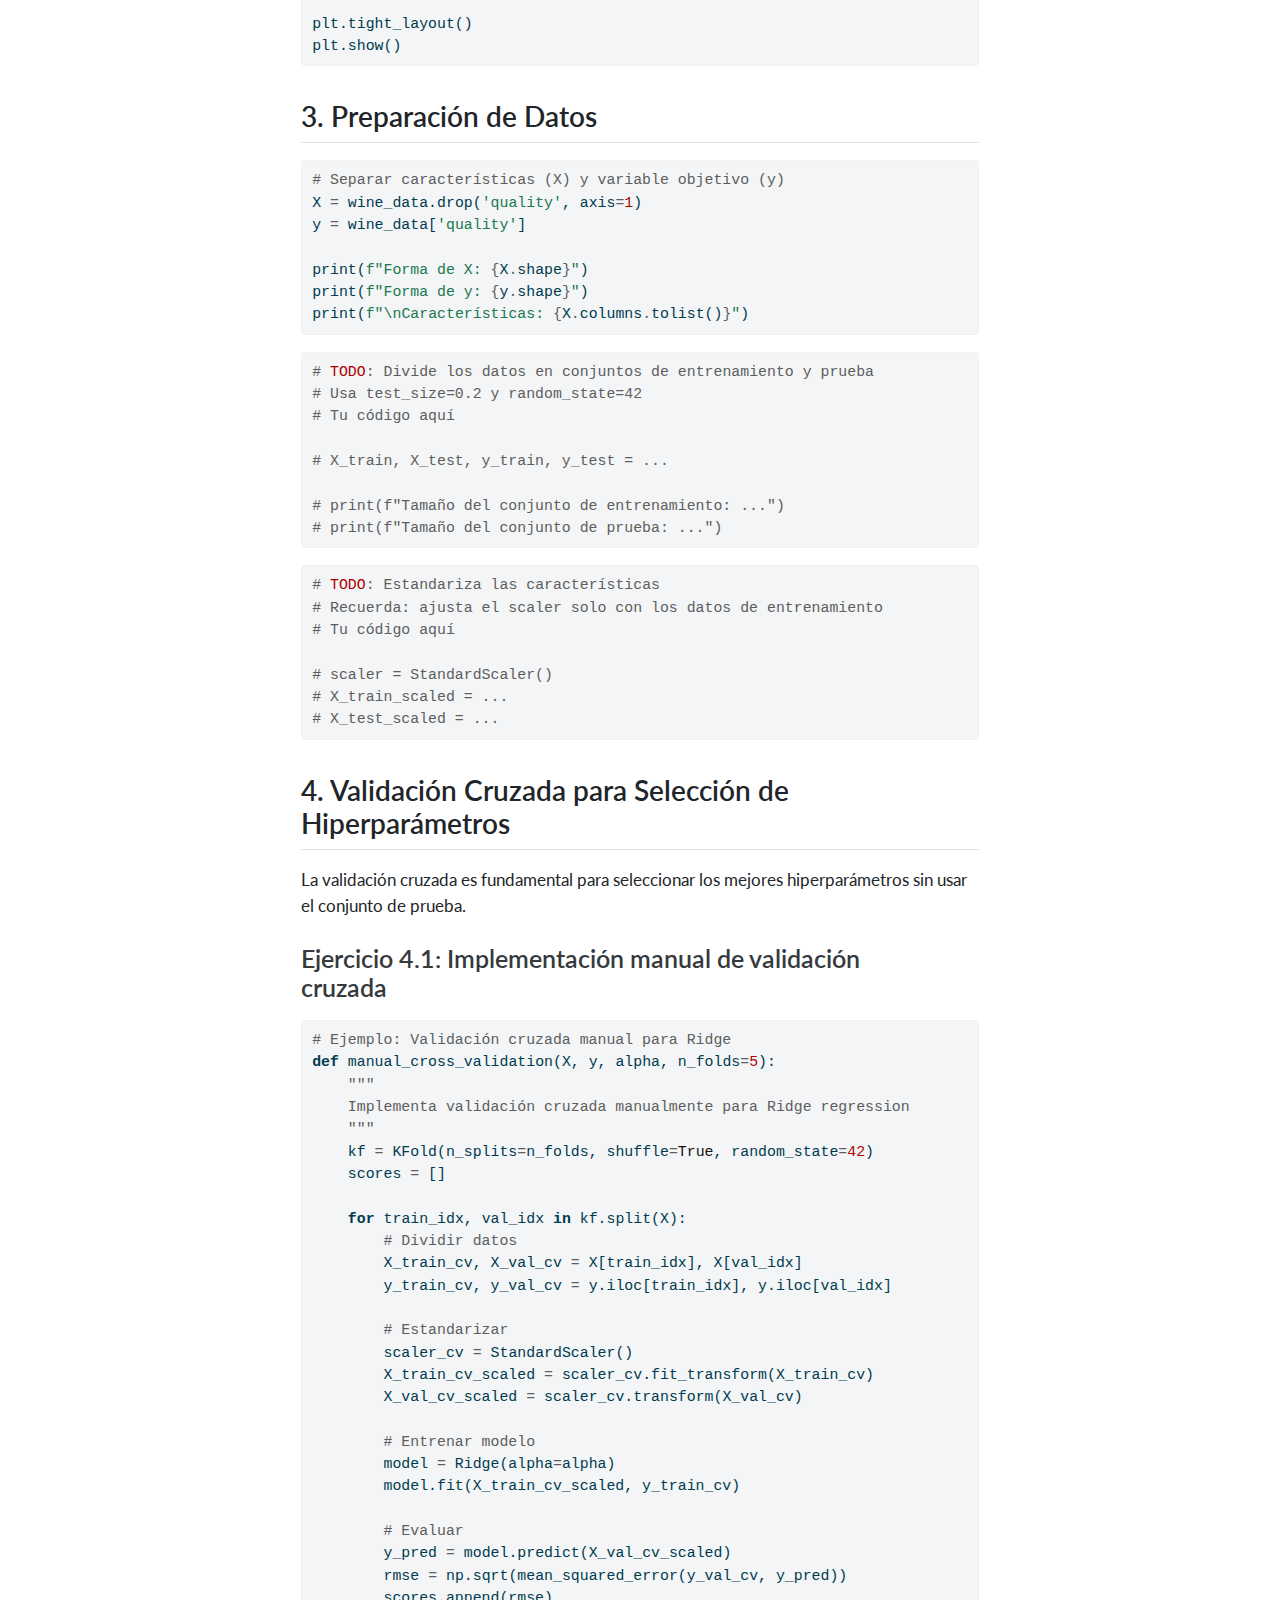
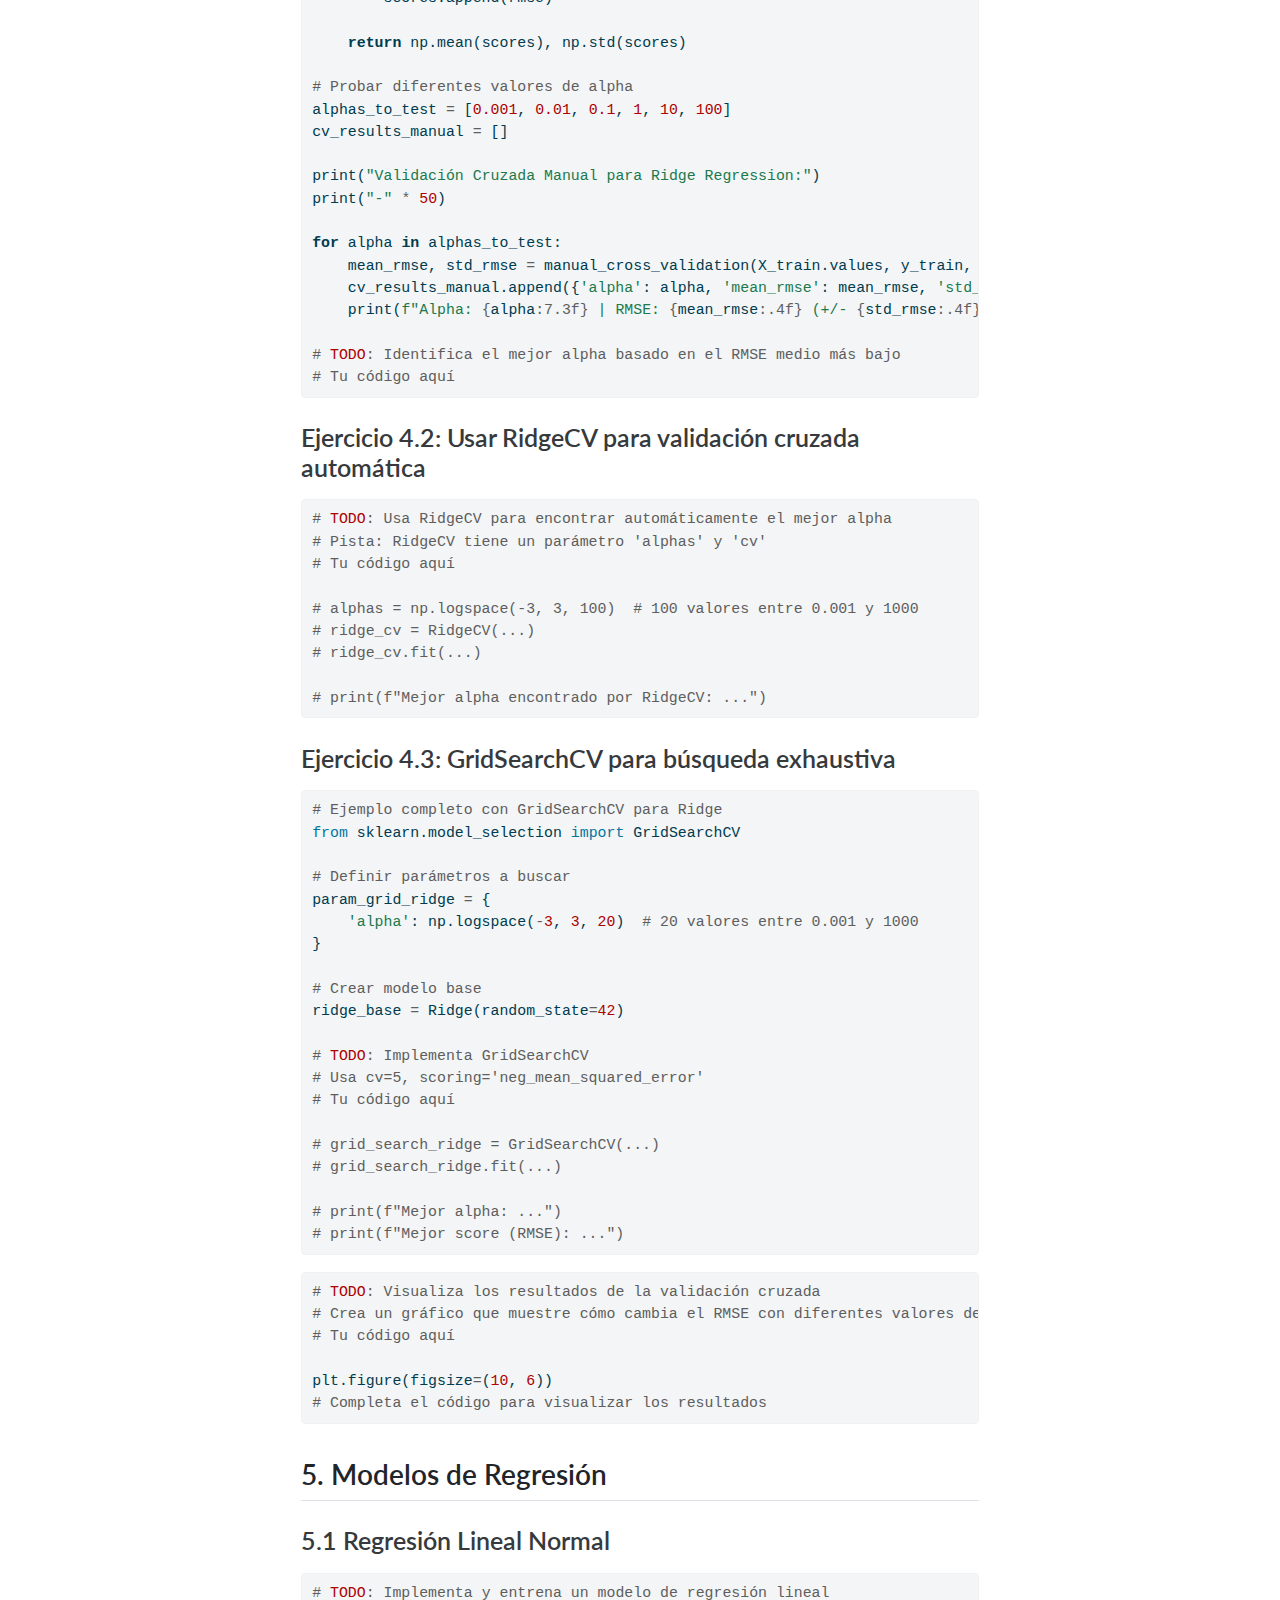
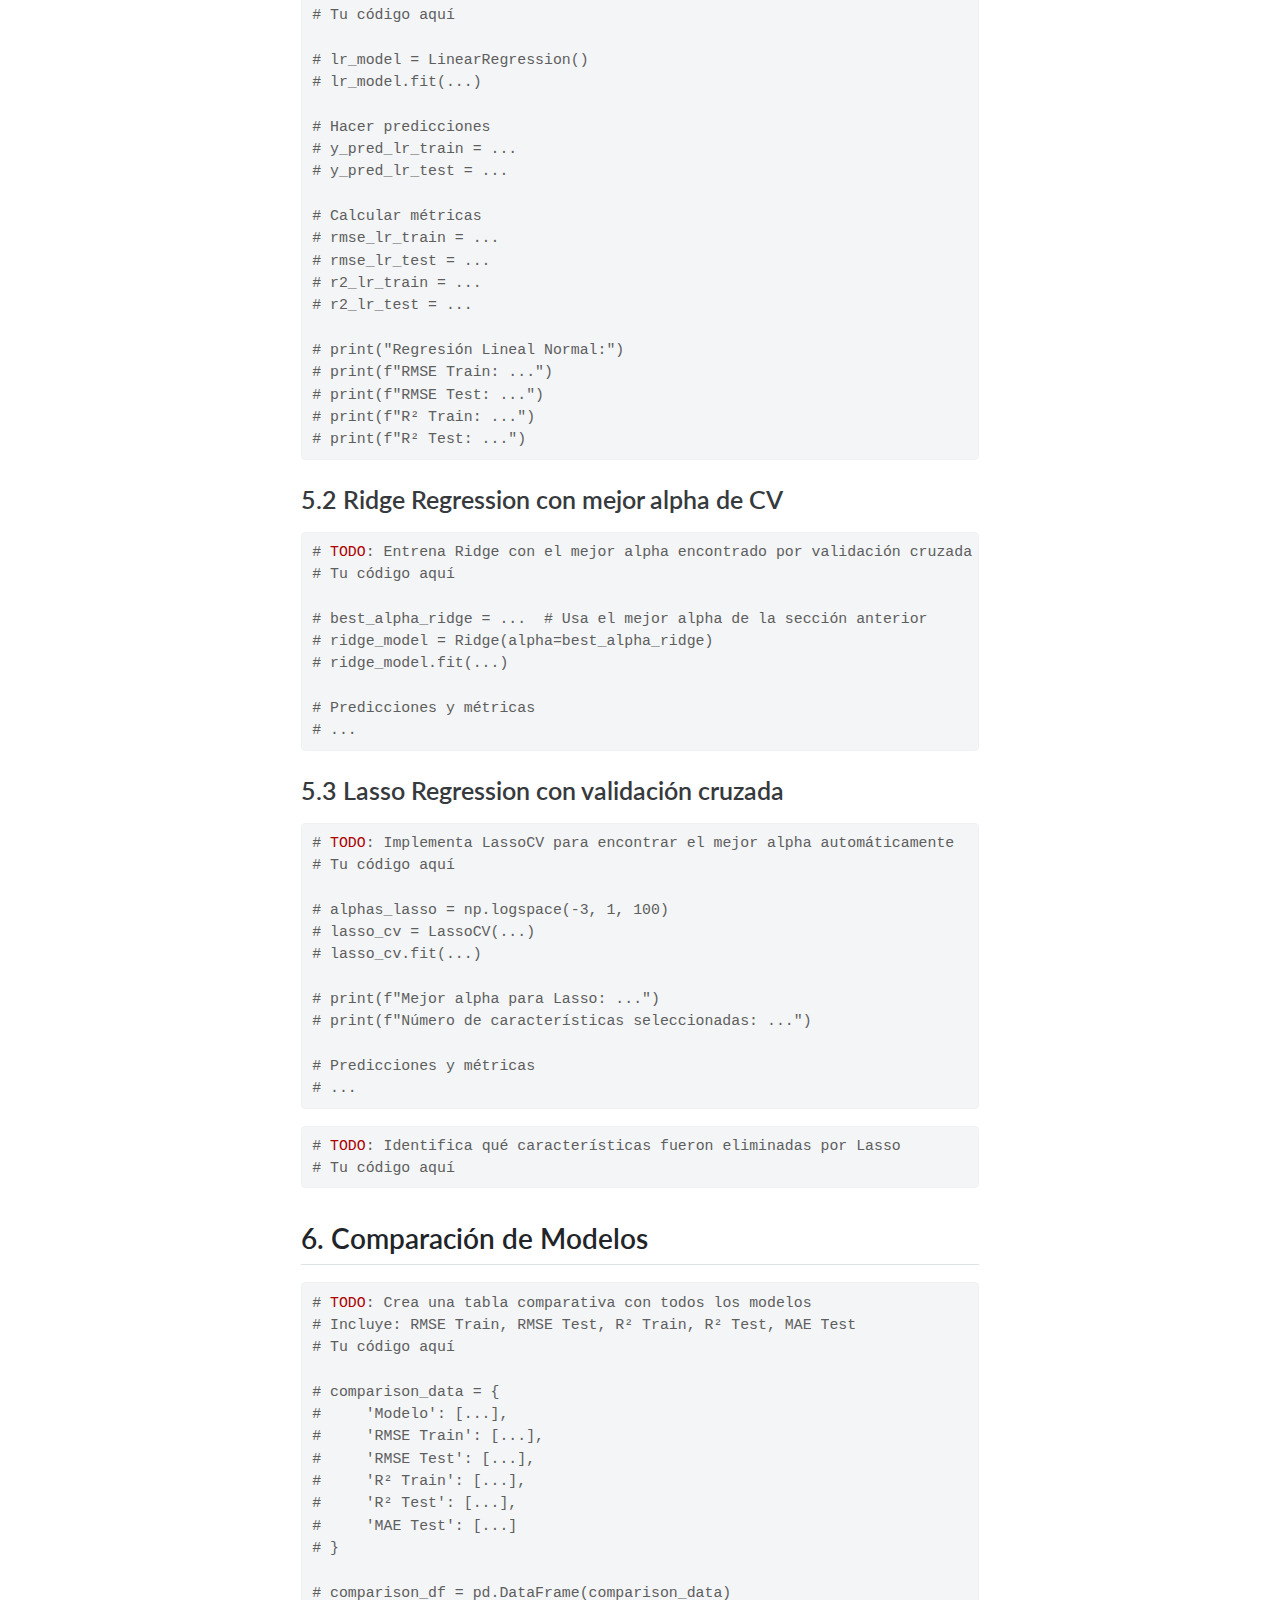
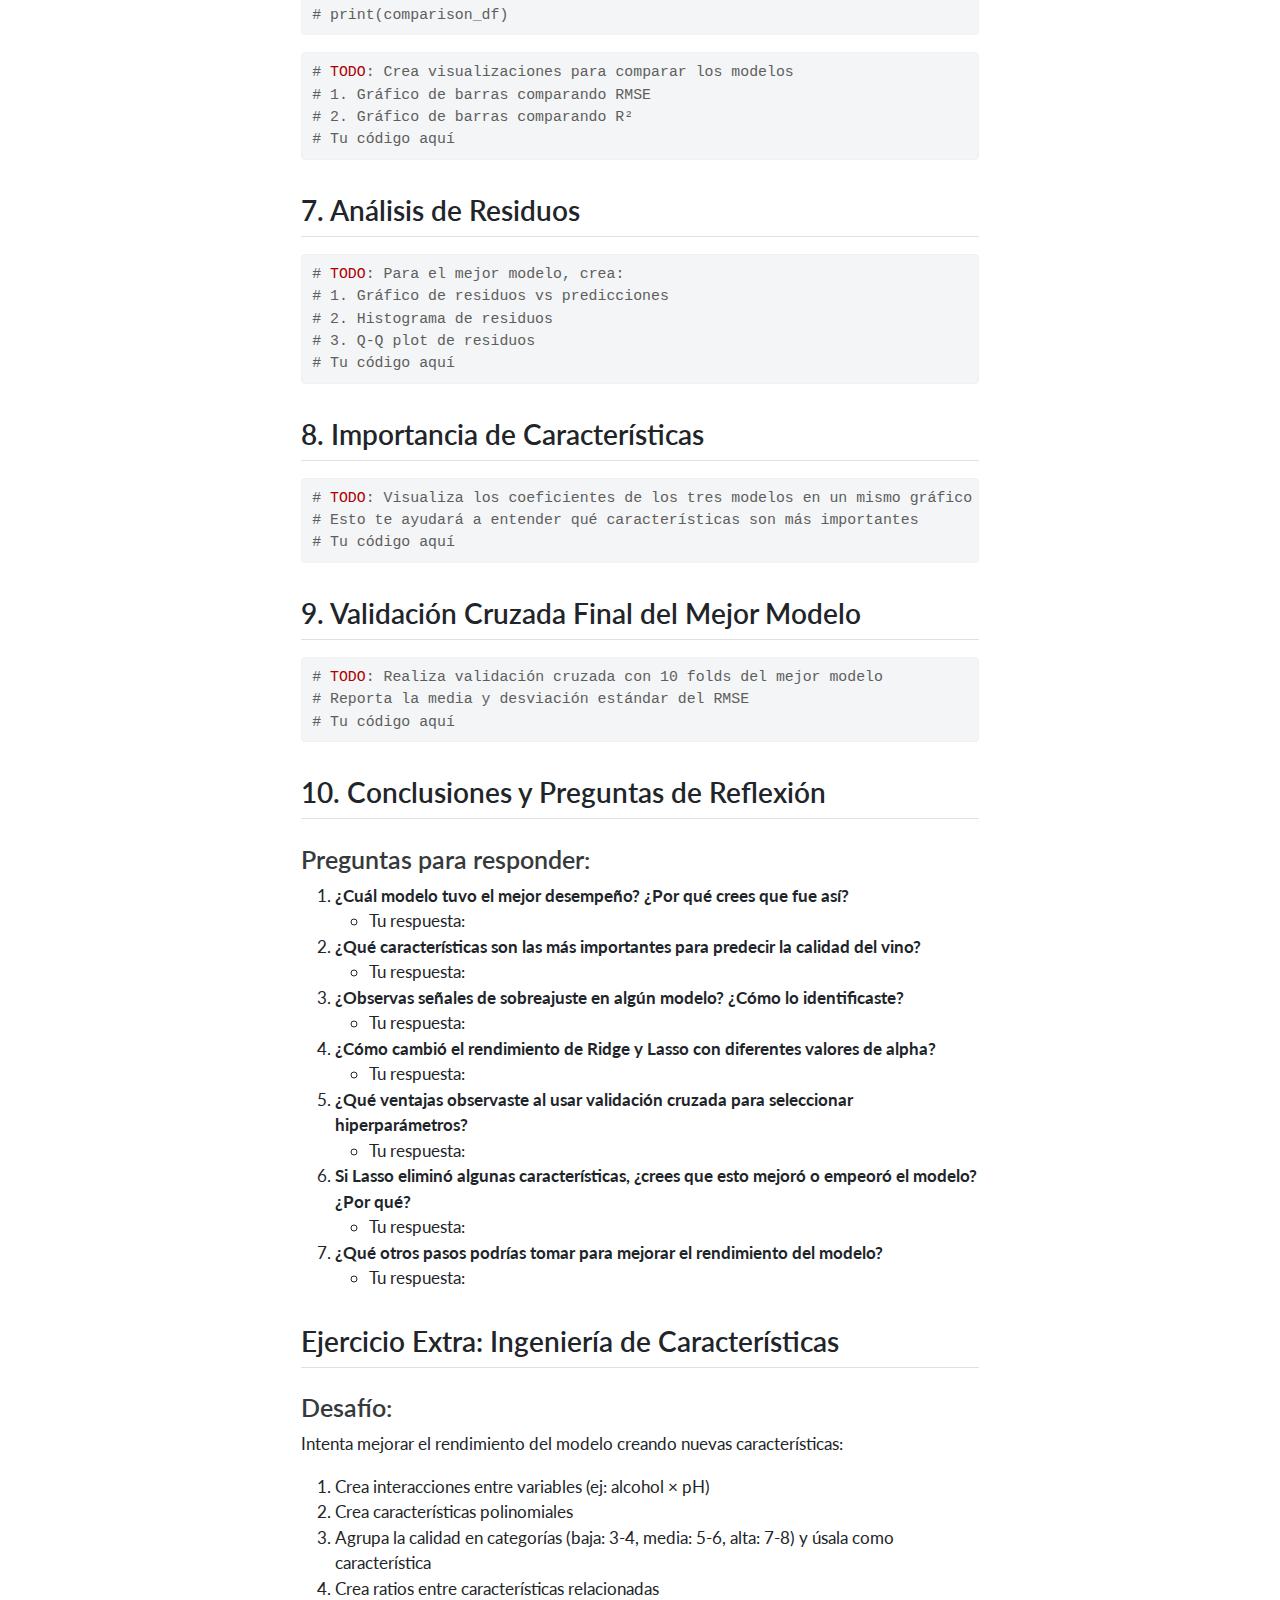
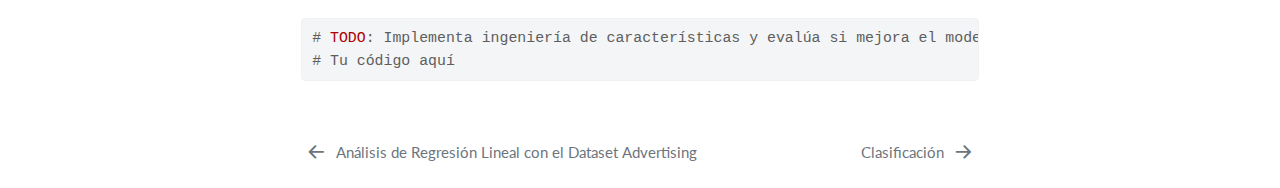
<file: docs/ejercicio_wine_quality.html>
<!DOCTYPE html>
<html xmlns="http://www.w3.org/1999/xhtml" lang="es" xml:lang="es"><head>

<meta charset="utf-8">
<meta name="generator" content="quarto-1.7.32">

<meta name="viewport" content="width=device-width, initial-scale=1.0, user-scalable=yes">


<title>Ejercicio: Análisis de Regresión con el Dataset Wine Quality – Minería de Datos</title>
<style>
code{white-space: pre-wrap;}
span.smallcaps{font-variant: small-caps;}
div.columns{display: flex; gap: min(4vw, 1.5em);}
div.column{flex: auto; overflow-x: auto;}
div.hanging-indent{margin-left: 1.5em; text-indent: -1.5em;}
ul.task-list{list-style: none;}
ul.task-list li input[type="checkbox"] {
  width: 0.8em;
  margin: 0 0.8em 0.2em -1em; /* quarto-specific, see https://github.com/quarto-dev/quarto-cli/issues/4556 */ 
  vertical-align: middle;
}
/* CSS for syntax highlighting */
html { -webkit-text-size-adjust: 100%; }
pre > code.sourceCode { white-space: pre; position: relative; }
pre > code.sourceCode > span { display: inline-block; line-height: 1.25; }
pre > code.sourceCode > span:empty { height: 1.2em; }
.sourceCode { overflow: visible; }
code.sourceCode > span { color: inherit; text-decoration: inherit; }
div.sourceCode { margin: 1em 0; }
pre.sourceCode { margin: 0; }
@media screen {
div.sourceCode { overflow: auto; }
}
@media print {
pre > code.sourceCode { white-space: pre-wrap; }
pre > code.sourceCode > span { text-indent: -5em; padding-left: 5em; }
}
pre.numberSource code
  { counter-reset: source-line 0; }
pre.numberSource code > span
  { position: relative; left: -4em; counter-increment: source-line; }
pre.numberSource code > span > a:first-child::before
  { content: counter(source-line);
    position: relative; left: -1em; text-align: right; vertical-align: baseline;
    border: none; display: inline-block;
    -webkit-touch-callout: none; -webkit-user-select: none;
    -khtml-user-select: none; -moz-user-select: none;
    -ms-user-select: none; user-select: none;
    padding: 0 4px; width: 4em;
  }
pre.numberSource { margin-left: 3em;  padding-left: 4px; }
div.sourceCode
  {   }
@media screen {
pre > code.sourceCode > span > a:first-child::before { text-decoration: underline; }
}
</style>


<script src="site_libs/quarto-nav/quarto-nav.js"></script>
<script src="site_libs/quarto-nav/headroom.min.js"></script>
<script src="site_libs/clipboard/clipboard.min.js"></script>
<script src="site_libs/quarto-search/autocomplete.umd.js"></script>
<script src="site_libs/quarto-search/fuse.min.js"></script>
<script src="site_libs/quarto-search/quarto-search.js"></script>
<meta name="quarto:offset" content="./">
<link href="./04-clasificacion.html" rel="next">
<link href="./analisis_advertising_dataset.html" rel="prev">
<script src="site_libs/quarto-html/quarto.js" type="module"></script>
<script src="site_libs/quarto-html/tabsets/tabsets.js" type="module"></script>
<script src="site_libs/quarto-html/popper.min.js"></script>
<script src="site_libs/quarto-html/tippy.umd.min.js"></script>
<script src="site_libs/quarto-html/anchor.min.js"></script>
<link href="site_libs/quarto-html/tippy.css" rel="stylesheet">
<link href="site_libs/quarto-html/quarto-syntax-highlighting-37eea08aefeeee20ff55810ff984fec1.css" rel="stylesheet" class="quarto-color-scheme" id="quarto-text-highlighting-styles">
<link href="site_libs/quarto-html/quarto-syntax-highlighting-dark-2fef5ea3f8957b3e4ecc936fc74692ca.css" rel="stylesheet" class="quarto-color-scheme quarto-color-alternate" id="quarto-text-highlighting-styles">
<link href="site_libs/quarto-html/quarto-syntax-highlighting-37eea08aefeeee20ff55810ff984fec1.css" rel="stylesheet" class="quarto-color-scheme-extra" id="quarto-text-highlighting-styles">
<script src="site_libs/bootstrap/bootstrap.min.js"></script>
<link href="site_libs/bootstrap/bootstrap-icons.css" rel="stylesheet">
<link href="site_libs/bootstrap/bootstrap-2453fe3dad938b07a2e5eff64ea8abce.min.css" rel="stylesheet" append-hash="true" class="quarto-color-scheme" id="quarto-bootstrap" data-mode="light">
<link href="site_libs/bootstrap/bootstrap-dark-c1367505ed6638c8d4e510e1459ae853.min.css" rel="stylesheet" append-hash="true" class="quarto-color-scheme quarto-color-alternate" id="quarto-bootstrap" data-mode="dark">
<link href="site_libs/bootstrap/bootstrap-2453fe3dad938b07a2e5eff64ea8abce.min.css" rel="stylesheet" append-hash="true" class="quarto-color-scheme-extra" id="quarto-bootstrap" data-mode="light">
<script id="quarto-search-options" type="application/json">{
  "location": "sidebar",
  "copy-button": false,
  "collapse-after": 3,
  "panel-placement": "start",
  "type": "textbox",
  "limit": 50,
  "keyboard-shortcut": [
    "f",
    "/",
    "s"
  ],
  "show-item-context": false,
  "language": {
    "search-no-results-text": "Sin resultados",
    "search-matching-documents-text": "documentos encontrados",
    "search-copy-link-title": "Copiar el enlace en la búsqueda",
    "search-hide-matches-text": "Ocultar resultados adicionales",
    "search-more-match-text": "resultado adicional en este documento",
    "search-more-matches-text": "resultados adicionales en este documento",
    "search-clear-button-title": "Borrar",
    "search-text-placeholder": "",
    "search-detached-cancel-button-title": "Cancelar",
    "search-submit-button-title": "Enviar",
    "search-label": "Buscar"
  }
}</script>


<meta property="og:title" content="Ejercicio: Análisis de Regresión con el Dataset Wine Quality – Minería de Datos">
<meta property="og:description" content="">
<meta property="og:site_name" content="Minería de Datos">
</head>

<body class="nav-sidebar floating quarto-light"><script id="quarto-html-before-body" type="application/javascript">
    const toggleBodyColorMode = (bsSheetEl) => {
      const mode = bsSheetEl.getAttribute("data-mode");
      const bodyEl = window.document.querySelector("body");
      if (mode === "dark") {
        bodyEl.classList.add("quarto-dark");
        bodyEl.classList.remove("quarto-light");
      } else {
        bodyEl.classList.add("quarto-light");
        bodyEl.classList.remove("quarto-dark");
      }
    }
    const toggleBodyColorPrimary = () => {
      const bsSheetEl = window.document.querySelector("link#quarto-bootstrap:not([rel=disabled-stylesheet])");
      if (bsSheetEl) {
        toggleBodyColorMode(bsSheetEl);
      }
    }
    const setColorSchemeToggle = (alternate) => {
      const toggles = window.document.querySelectorAll('.quarto-color-scheme-toggle');
      for (let i=0; i < toggles.length; i++) {
        const toggle = toggles[i];
        if (toggle) {
          if (alternate) {
            toggle.classList.add("alternate");
          } else {
            toggle.classList.remove("alternate");
          }
        }
      }
    };
    const toggleColorMode = (alternate) => {
      // Switch the stylesheets
      const primaryStylesheets = window.document.querySelectorAll('link.quarto-color-scheme:not(.quarto-color-alternate)');
      const alternateStylesheets = window.document.querySelectorAll('link.quarto-color-scheme.quarto-color-alternate');
      manageTransitions('#quarto-margin-sidebar .nav-link', false);
      if (alternate) {
        // note: dark is layered on light, we don't disable primary!
        enableStylesheet(alternateStylesheets);
        for (const sheetNode of alternateStylesheets) {
          if (sheetNode.id === "quarto-bootstrap") {
            toggleBodyColorMode(sheetNode);
          }
        }
      } else {
        disableStylesheet(alternateStylesheets);
        enableStylesheet(primaryStylesheets)
        toggleBodyColorPrimary();
      }
      manageTransitions('#quarto-margin-sidebar .nav-link', true);
      // Switch the toggles
      setColorSchemeToggle(alternate)
      // Hack to workaround the fact that safari doesn't
      // properly recolor the scrollbar when toggling (#1455)
      if (navigator.userAgent.indexOf('Safari') > 0 && navigator.userAgent.indexOf('Chrome') == -1) {
        manageTransitions("body", false);
        window.scrollTo(0, 1);
        setTimeout(() => {
          window.scrollTo(0, 0);
          manageTransitions("body", true);
        }, 40);
      }
    }
    const disableStylesheet = (stylesheets) => {
      for (let i=0; i < stylesheets.length; i++) {
        const stylesheet = stylesheets[i];
        stylesheet.rel = 'disabled-stylesheet';
      }
    }
    const enableStylesheet = (stylesheets) => {
      for (let i=0; i < stylesheets.length; i++) {
        const stylesheet = stylesheets[i];
        if(stylesheet.rel !== 'stylesheet') { // for Chrome, which will still FOUC without this check
          stylesheet.rel = 'stylesheet';
        }
      }
    }
    const manageTransitions = (selector, allowTransitions) => {
      const els = window.document.querySelectorAll(selector);
      for (let i=0; i < els.length; i++) {
        const el = els[i];
        if (allowTransitions) {
          el.classList.remove('notransition');
        } else {
          el.classList.add('notransition');
        }
      }
    }
    const isFileUrl = () => {
      return window.location.protocol === 'file:';
    }
    const hasAlternateSentinel = () => {
      let styleSentinel = getColorSchemeSentinel();
      if (styleSentinel !== null) {
        return styleSentinel === "alternate";
      } else {
        return false;
      }
    }
    const setStyleSentinel = (alternate) => {
      const value = alternate ? "alternate" : "default";
      if (!isFileUrl()) {
        window.localStorage.setItem("quarto-color-scheme", value);
      } else {
        localAlternateSentinel = value;
      }
    }
    const getColorSchemeSentinel = () => {
      if (!isFileUrl()) {
        const storageValue = window.localStorage.getItem("quarto-color-scheme");
        return storageValue != null ? storageValue : localAlternateSentinel;
      } else {
        return localAlternateSentinel;
      }
    }
    const toggleGiscusIfUsed = (isAlternate, darkModeDefault) => {
      const baseTheme = document.querySelector('#giscus-base-theme')?.value ?? 'light';
      const alternateTheme = document.querySelector('#giscus-alt-theme')?.value ?? 'dark';
      let newTheme = '';
      if(authorPrefersDark) {
        newTheme = isAlternate ? baseTheme : alternateTheme;
      } else {
        newTheme = isAlternate ? alternateTheme : baseTheme;
      }
      const changeGiscusTheme = () => {
        // From: https://github.com/giscus/giscus/issues/336
        const sendMessage = (message) => {
          const iframe = document.querySelector('iframe.giscus-frame');
          if (!iframe) return;
          iframe.contentWindow.postMessage({ giscus: message }, 'https://giscus.app');
        }
        sendMessage({
          setConfig: {
            theme: newTheme
          }
        });
      }
      const isGiscussLoaded = window.document.querySelector('iframe.giscus-frame') !== null;
      if (isGiscussLoaded) {
        changeGiscusTheme();
      }
    };
    const authorPrefersDark = false;
    const darkModeDefault = authorPrefersDark;
      document.querySelector('link#quarto-text-highlighting-styles.quarto-color-scheme-extra').rel = 'disabled-stylesheet';
      document.querySelector('link#quarto-bootstrap.quarto-color-scheme-extra').rel = 'disabled-stylesheet';
    let localAlternateSentinel = darkModeDefault ? 'alternate' : 'default';
    // Dark / light mode switch
    window.quartoToggleColorScheme = () => {
      // Read the current dark / light value
      let toAlternate = !hasAlternateSentinel();
      toggleColorMode(toAlternate);
      setStyleSentinel(toAlternate);
      toggleGiscusIfUsed(toAlternate, darkModeDefault);
      window.dispatchEvent(new Event('resize'));
    };
    // Switch to dark mode if need be
    if (hasAlternateSentinel()) {
      toggleColorMode(true);
    } else {
      toggleColorMode(false);
    }
  </script>

<div id="quarto-search-results"></div>
  <header id="quarto-header" class="headroom fixed-top">
  <nav class="quarto-secondary-nav">
    <div class="container-fluid d-flex">
      <button type="button" class="quarto-btn-toggle btn" data-bs-toggle="collapse" role="button" data-bs-target=".quarto-sidebar-collapse-item" aria-controls="quarto-sidebar" aria-expanded="false" aria-label="Alternar barra lateral" onclick="if (window.quartoToggleHeadroom) { window.quartoToggleHeadroom(); }">
        <i class="bi bi-layout-text-sidebar-reverse"></i>
      </button>
        <nav class="quarto-page-breadcrumbs" aria-label="breadcrumb"><ol class="breadcrumb"><li class="breadcrumb-item"><a href="./03-regresion_lineal.html">Regresion lineal</a></li><li class="breadcrumb-item"><a href="./ejercicio_wine_quality.html"><span class="chapter-title">Ejercicio: Análisis de Regresión con el Dataset Wine Quality</span></a></li></ol></nav>
        <a class="flex-grow-1" role="navigation" data-bs-toggle="collapse" data-bs-target=".quarto-sidebar-collapse-item" aria-controls="quarto-sidebar" aria-expanded="false" aria-label="Alternar barra lateral" onclick="if (window.quartoToggleHeadroom) { window.quartoToggleHeadroom(); }">      
        </a>
      <button type="button" class="btn quarto-search-button" aria-label="Buscar" onclick="window.quartoOpenSearch();">
        <i class="bi bi-search"></i>
      </button>
    </div>
  </nav>
</header>
<!-- content -->
<div id="quarto-content" class="quarto-container page-columns page-rows-contents page-layout-article">
<!-- sidebar -->
  <nav id="quarto-sidebar" class="sidebar collapse collapse-horizontal quarto-sidebar-collapse-item sidebar-navigation floating overflow-auto">
    <div class="pt-lg-2 mt-2 text-left sidebar-header">
    <div class="sidebar-title mb-0 py-0">
      <a href="./">Minería de Datos</a> 
        <div class="sidebar-tools-main">
  <a href="" class="quarto-color-scheme-toggle quarto-navigation-tool  px-1" onclick="window.quartoToggleColorScheme(); return false;" title="Alternar modo oscuro"><i class="bi"></i></a>
</div>
    </div>
      </div>
        <div class="mt-2 flex-shrink-0 align-items-center">
        <div class="sidebar-search">
        <div id="quarto-search" class="" title="Buscar"></div>
        </div>
        </div>
    <div class="sidebar-menu-container"> 
    <ul class="list-unstyled mt-1">
        <li class="sidebar-item">
  <div class="sidebar-item-container"> 
  <a href="./index.html" class="sidebar-item-text sidebar-link">
 <span class="menu-text">Temario</span></a>
  </div>
</li>
        <li class="sidebar-item">
  <div class="sidebar-item-container"> 
  <a href="./00-requerimientos-computacion.html" class="sidebar-item-text sidebar-link"><span class="chapter-title">Requerimientos computacionales</span></a>
  </div>
</li>
        <li class="sidebar-item">
  <div class="sidebar-item-container"> 
  <a href="./01-introduccion.html" class="sidebar-item-text sidebar-link"><span class="chapter-title">Introducción</span></a>
  </div>
</li>
        <li class="sidebar-item">
  <div class="sidebar-item-container"> 
  <a href="./02-principios.html" class="sidebar-item-text sidebar-link"><span class="chapter-title">Principios de aprendizaje supervisado</span></a>
  </div>
</li>
        <li class="sidebar-item sidebar-item-section">
      <div class="sidebar-item-container"> 
            <a class="sidebar-item-text sidebar-link text-start" data-bs-toggle="collapse" data-bs-target="#quarto-sidebar-section-1" role="navigation" aria-expanded="true">
 <span class="menu-text">Regresion lineal</span></a>
          <a class="sidebar-item-toggle text-start" data-bs-toggle="collapse" data-bs-target="#quarto-sidebar-section-1" role="navigation" aria-expanded="true" aria-label="Alternar sección">
            <i class="bi bi-chevron-right ms-2"></i>
          </a> 
      </div>
      <ul id="quarto-sidebar-section-1" class="collapse list-unstyled sidebar-section depth1 show">  
          <li class="sidebar-item">
  <div class="sidebar-item-container"> 
  <a href="./03-regresion_lineal.html" class="sidebar-item-text sidebar-link"><span class="chapter-title">Regresión lineal</span></a>
  </div>
</li>
          <li class="sidebar-item">
  <div class="sidebar-item-container"> 
  <a href="./violaciones_supuestos_regresion.html" class="sidebar-item-text sidebar-link"><span class="chapter-title">Violaciones de los Supuestos de Regresión Lineal</span></a>
  </div>
</li>
          <li class="sidebar-item">
  <div class="sidebar-item-container"> 
  <a href="./analisis_advertising_dataset.html" class="sidebar-item-text sidebar-link"><span class="chapter-title">Análisis de Regresión Lineal con el Dataset Advertising</span></a>
  </div>
</li>
          <li class="sidebar-item">
  <div class="sidebar-item-container"> 
  <a href="./ejercicio_wine_quality.html" class="sidebar-item-text sidebar-link active"><span class="chapter-title">Ejercicio: Análisis de Regresión con el Dataset Wine Quality</span></a>
  </div>
</li>
      </ul>
  </li>
        <li class="sidebar-item">
  <div class="sidebar-item-container"> 
  <a href="./04-clasificacion.html" class="sidebar-item-text sidebar-link"><span class="chapter-title">Clasificación</span></a>
  </div>
</li>
        <li class="sidebar-item">
  <div class="sidebar-item-container"> 
  <a href="./references.html" class="sidebar-item-text sidebar-link">
 <span class="menu-text">Referencias</span></a>
  </div>
</li>
        <li class="sidebar-item sidebar-item-section">
      <div class="sidebar-item-container"> 
            <a class="sidebar-item-text sidebar-link text-start" data-bs-toggle="collapse" data-bs-target="#quarto-sidebar-section-2" role="navigation" aria-expanded="true">
 <span class="menu-text">Ejemplos</span></a>
          <a class="sidebar-item-toggle text-start" data-bs-toggle="collapse" data-bs-target="#quarto-sidebar-section-2" role="navigation" aria-expanded="true" aria-label="Alternar sección">
            <i class="bi bi-chevron-right ms-2"></i>
          </a> 
      </div>
      <ul id="quarto-sidebar-section-2" class="collapse list-unstyled sidebar-section depth1 show">  
          <li class="sidebar-item">
  <div class="sidebar-item-container"> 
  <a href="./introduccion.html" class="sidebar-item-text sidebar-link"><span class="chapter-title">Introducción a Python para Minería de Datos</span></a>
  </div>
</li>
          <li class="sidebar-item">
  <div class="sidebar-item-container"> 
  <a href="./regresion_lineal.html" class="sidebar-item-text sidebar-link"><span class="chapter-title">Descenso en gradiente con regresión lineal</span></a>
  </div>
</li>
      </ul>
  </li>
    </ul>
    </div>
</nav>
<div id="quarto-sidebar-glass" class="quarto-sidebar-collapse-item" data-bs-toggle="collapse" data-bs-target=".quarto-sidebar-collapse-item"></div>
<!-- margin-sidebar -->
    <div id="quarto-margin-sidebar" class="sidebar margin-sidebar">
        <nav id="TOC" role="doc-toc" class="toc-active">
    <h2 id="toc-title">Tabla de contenidos</h2>
   
  <ul>
  <li><a href="#descripción-del-dataset" id="toc-descripción-del-dataset" class="nav-link active" data-scroll-target="#descripción-del-dataset">Descripción del Dataset</a>
  <ul class="collapse">
  <li><a href="#variables-del-dataset" id="toc-variables-del-dataset" class="nav-link" data-scroll-target="#variables-del-dataset">Variables del dataset:</a></li>
  </ul></li>
  <li><a href="#importar-librerías-y-cargar-datos" id="toc-importar-librerías-y-cargar-datos" class="nav-link" data-scroll-target="#importar-librerías-y-cargar-datos">1. Importar librerías y cargar datos</a></li>
  <li><a href="#análisis-exploratorio-de-datos-eda" id="toc-análisis-exploratorio-de-datos-eda" class="nav-link" data-scroll-target="#análisis-exploratorio-de-datos-eda">2. Análisis Exploratorio de Datos (EDA)</a>
  <ul class="collapse">
  <li><a href="#ejercicio-2.1-exploración-inicial" id="toc-ejercicio-2.1-exploración-inicial" class="nav-link" data-scroll-target="#ejercicio-2.1-exploración-inicial">Ejercicio 2.1: Exploración inicial</a></li>
  <li><a href="#ejercicio-2.2-análisis-de-la-variable-objetivo" id="toc-ejercicio-2.2-análisis-de-la-variable-objetivo" class="nav-link" data-scroll-target="#ejercicio-2.2-análisis-de-la-variable-objetivo">Ejercicio 2.2: Análisis de la variable objetivo</a></li>
  <li><a href="#ejercicio-2.3-matriz-de-correlación" id="toc-ejercicio-2.3-matriz-de-correlación" class="nav-link" data-scroll-target="#ejercicio-2.3-matriz-de-correlación">Ejercicio 2.3: Matriz de correlación</a></li>
  <li><a href="#ejercicio-2.4-visualización-de-relaciones" id="toc-ejercicio-2.4-visualización-de-relaciones" class="nav-link" data-scroll-target="#ejercicio-2.4-visualización-de-relaciones">Ejercicio 2.4: Visualización de relaciones</a></li>
  </ul></li>
  <li><a href="#preparación-de-datos" id="toc-preparación-de-datos" class="nav-link" data-scroll-target="#preparación-de-datos">3. Preparación de Datos</a></li>
  <li><a href="#validación-cruzada-para-selección-de-hiperparámetros" id="toc-validación-cruzada-para-selección-de-hiperparámetros" class="nav-link" data-scroll-target="#validación-cruzada-para-selección-de-hiperparámetros">4. Validación Cruzada para Selección de Hiperparámetros</a>
  <ul class="collapse">
  <li><a href="#ejercicio-4.1-implementación-manual-de-validación-cruzada" id="toc-ejercicio-4.1-implementación-manual-de-validación-cruzada" class="nav-link" data-scroll-target="#ejercicio-4.1-implementación-manual-de-validación-cruzada">Ejercicio 4.1: Implementación manual de validación cruzada</a></li>
  <li><a href="#ejercicio-4.2-usar-ridgecv-para-validación-cruzada-automática" id="toc-ejercicio-4.2-usar-ridgecv-para-validación-cruzada-automática" class="nav-link" data-scroll-target="#ejercicio-4.2-usar-ridgecv-para-validación-cruzada-automática">Ejercicio 4.2: Usar RidgeCV para validación cruzada automática</a></li>
  <li><a href="#ejercicio-4.3-gridsearchcv-para-búsqueda-exhaustiva" id="toc-ejercicio-4.3-gridsearchcv-para-búsqueda-exhaustiva" class="nav-link" data-scroll-target="#ejercicio-4.3-gridsearchcv-para-búsqueda-exhaustiva">Ejercicio 4.3: GridSearchCV para búsqueda exhaustiva</a></li>
  </ul></li>
  <li><a href="#modelos-de-regresión" id="toc-modelos-de-regresión" class="nav-link" data-scroll-target="#modelos-de-regresión">5. Modelos de Regresión</a>
  <ul class="collapse">
  <li><a href="#regresión-lineal-normal" id="toc-regresión-lineal-normal" class="nav-link" data-scroll-target="#regresión-lineal-normal">5.1 Regresión Lineal Normal</a></li>
  <li><a href="#ridge-regression-con-mejor-alpha-de-cv" id="toc-ridge-regression-con-mejor-alpha-de-cv" class="nav-link" data-scroll-target="#ridge-regression-con-mejor-alpha-de-cv">5.2 Ridge Regression con mejor alpha de CV</a></li>
  <li><a href="#lasso-regression-con-validación-cruzada" id="toc-lasso-regression-con-validación-cruzada" class="nav-link" data-scroll-target="#lasso-regression-con-validación-cruzada">5.3 Lasso Regression con validación cruzada</a></li>
  </ul></li>
  <li><a href="#comparación-de-modelos" id="toc-comparación-de-modelos" class="nav-link" data-scroll-target="#comparación-de-modelos">6. Comparación de Modelos</a></li>
  <li><a href="#análisis-de-residuos" id="toc-análisis-de-residuos" class="nav-link" data-scroll-target="#análisis-de-residuos">7. Análisis de Residuos</a></li>
  <li><a href="#importancia-de-características" id="toc-importancia-de-características" class="nav-link" data-scroll-target="#importancia-de-características">8. Importancia de Características</a></li>
  <li><a href="#validación-cruzada-final-del-mejor-modelo" id="toc-validación-cruzada-final-del-mejor-modelo" class="nav-link" data-scroll-target="#validación-cruzada-final-del-mejor-modelo">9. Validación Cruzada Final del Mejor Modelo</a></li>
  <li><a href="#conclusiones-y-preguntas-de-reflexión" id="toc-conclusiones-y-preguntas-de-reflexión" class="nav-link" data-scroll-target="#conclusiones-y-preguntas-de-reflexión">10. Conclusiones y Preguntas de Reflexión</a>
  <ul class="collapse">
  <li><a href="#preguntas-para-responder" id="toc-preguntas-para-responder" class="nav-link" data-scroll-target="#preguntas-para-responder">Preguntas para responder:</a></li>
  </ul></li>
  <li><a href="#ejercicio-extra-ingeniería-de-características" id="toc-ejercicio-extra-ingeniería-de-características" class="nav-link" data-scroll-target="#ejercicio-extra-ingeniería-de-características">Ejercicio Extra: Ingeniería de Características</a>
  <ul class="collapse">
  <li><a href="#desafío" id="toc-desafío" class="nav-link" data-scroll-target="#desafío">Desafío:</a></li>
  </ul></li>
  </ul>
</nav>
    </div>
<!-- main -->
<main class="content" id="quarto-document-content">


<header id="title-block-header" class="quarto-title-block default"><nav class="quarto-page-breadcrumbs quarto-title-breadcrumbs d-none d-lg-block" aria-label="breadcrumb"><ol class="breadcrumb"><li class="breadcrumb-item"><a href="./03-regresion_lineal.html">Regresion lineal</a></li><li class="breadcrumb-item"><a href="./ejercicio_wine_quality.html"><span class="chapter-title">Ejercicio: Análisis de Regresión con el Dataset Wine Quality</span></a></li></ol></nav>
<div class="quarto-title">
<h1 class="title"><span class="chapter-title">Ejercicio: Análisis de Regresión con el Dataset Wine Quality</span></h1>
</div>



<div class="quarto-title-meta">

    
  
    
  </div>
  


</header>


<section id="descripción-del-dataset" class="level2">
<h2 class="anchored" data-anchor-id="descripción-del-dataset">Descripción del Dataset</h2>
<p>El dataset <strong>Wine Quality</strong> contiene resultados de análisis fisicoquímicos de vinos portugueses “Vinho Verde” y su calidad evaluada por expertos. El objetivo es predecir la calidad del vino basándose en sus propiedades químicas.</p>
<section id="variables-del-dataset" class="level3">
<h3 class="anchored" data-anchor-id="variables-del-dataset">Variables del dataset:</h3>
<ul>
<li><strong>fixed acidity</strong>: Acidez fija (g/L de ácido tartárico)</li>
<li><strong>volatile acidity</strong>: Acidez volátil (g/L de ácido acético)</li>
<li><strong>citric acid</strong>: Ácido cítrico (g/L)</li>
<li><strong>residual sugar</strong>: Azúcar residual (g/L)</li>
<li><strong>chlorides</strong>: Cloruros (g/L de cloruro de sodio)</li>
<li><strong>free sulfur dioxide</strong>: Dióxido de azufre libre (mg/L)</li>
<li><strong>total sulfur dioxide</strong>: Dióxido de azufre total (mg/L)</li>
<li><strong>density</strong>: Densidad (g/cm³)</li>
<li><strong>pH</strong>: pH del vino</li>
<li><strong>sulphates</strong>: Sulfatos (g/L de sulfato de potasio)</li>
<li><strong>alcohol</strong>: Contenido de alcohol (% vol)</li>
<li><strong>quality</strong>: Calidad del vino (puntuación de 0-10) - <strong>Variable objetivo</strong></li>
</ul>
<p>En este ejercicio, trabajarás con el dataset de vinos tintos y aplicarás diferentes técnicas de regresión para predecir la calidad del vino.</p>
</section>
</section>
<section id="importar-librerías-y-cargar-datos" class="level2">
<h2 class="anchored" data-anchor-id="importar-librerías-y-cargar-datos">1. Importar librerías y cargar datos</h2>
<div id="cell-2" class="cell">
<div class="sourceCode cell-code" id="cb1"><pre class="sourceCode python code-with-copy"><code class="sourceCode python"><span id="cb1-1"><a href="#cb1-1" aria-hidden="true" tabindex="-1"></a><span class="co"># Importar las librerías necesarias</span></span>
<span id="cb1-2"><a href="#cb1-2" aria-hidden="true" tabindex="-1"></a><span class="im">import</span> pandas <span class="im">as</span> pd</span>
<span id="cb1-3"><a href="#cb1-3" aria-hidden="true" tabindex="-1"></a><span class="im">import</span> numpy <span class="im">as</span> np</span>
<span id="cb1-4"><a href="#cb1-4" aria-hidden="true" tabindex="-1"></a><span class="im">import</span> matplotlib.pyplot <span class="im">as</span> plt</span>
<span id="cb1-5"><a href="#cb1-5" aria-hidden="true" tabindex="-1"></a><span class="im">import</span> seaborn <span class="im">as</span> sns</span>
<span id="cb1-6"><a href="#cb1-6" aria-hidden="true" tabindex="-1"></a><span class="im">from</span> sklearn.model_selection <span class="im">import</span> train_test_split, cross_val_score, GridSearchCV, KFold</span>
<span id="cb1-7"><a href="#cb1-7" aria-hidden="true" tabindex="-1"></a><span class="im">from</span> sklearn.linear_model <span class="im">import</span> LinearRegression, Ridge, Lasso, RidgeCV, LassoCV</span>
<span id="cb1-8"><a href="#cb1-8" aria-hidden="true" tabindex="-1"></a><span class="im">from</span> sklearn.metrics <span class="im">import</span> mean_squared_error, r2_score, mean_absolute_error</span>
<span id="cb1-9"><a href="#cb1-9" aria-hidden="true" tabindex="-1"></a><span class="im">from</span> sklearn.preprocessing <span class="im">import</span> StandardScaler</span>
<span id="cb1-10"><a href="#cb1-10" aria-hidden="true" tabindex="-1"></a><span class="im">import</span> warnings</span>
<span id="cb1-11"><a href="#cb1-11" aria-hidden="true" tabindex="-1"></a>warnings.filterwarnings(<span class="st">'ignore'</span>)</span>
<span id="cb1-12"><a href="#cb1-12" aria-hidden="true" tabindex="-1"></a></span>
<span id="cb1-13"><a href="#cb1-13" aria-hidden="true" tabindex="-1"></a><span class="co"># Configurar estilo de gráficos</span></span>
<span id="cb1-14"><a href="#cb1-14" aria-hidden="true" tabindex="-1"></a>plt.style.use(<span class="st">'seaborn-v0_8-darkgrid'</span>)</span>
<span id="cb1-15"><a href="#cb1-15" aria-hidden="true" tabindex="-1"></a>sns.set_palette(<span class="st">"husl"</span>)</span>
<span id="cb1-16"><a href="#cb1-16" aria-hidden="true" tabindex="-1"></a></span>
<span id="cb1-17"><a href="#cb1-17" aria-hidden="true" tabindex="-1"></a><span class="co"># Configurar seed para reproducibilidad</span></span>
<span id="cb1-18"><a href="#cb1-18" aria-hidden="true" tabindex="-1"></a>np.random.seed(<span class="dv">42</span>)</span></code><button title="Copiar al portapapeles" class="code-copy-button"><i class="bi"></i></button></pre></div>
</div>
<div id="cell-3" class="cell">
<div class="sourceCode cell-code" id="cb2"><pre class="sourceCode python code-with-copy"><code class="sourceCode python"><span id="cb2-1"><a href="#cb2-1" aria-hidden="true" tabindex="-1"></a><span class="co"># Cargar el dataset de vinos tintos</span></span>
<span id="cb2-2"><a href="#cb2-2" aria-hidden="true" tabindex="-1"></a>url <span class="op">=</span> <span class="st">'https://archive.ics.uci.edu/ml/machine-learning-databases/wine-quality/winequality-red.csv'</span></span>
<span id="cb2-3"><a href="#cb2-3" aria-hidden="true" tabindex="-1"></a>wine_data <span class="op">=</span> pd.read_csv(url, sep<span class="op">=</span><span class="st">';'</span>)</span>
<span id="cb2-4"><a href="#cb2-4" aria-hidden="true" tabindex="-1"></a></span>
<span id="cb2-5"><a href="#cb2-5" aria-hidden="true" tabindex="-1"></a><span class="bu">print</span>(<span class="st">"Dataset cargado exitosamente!"</span>)</span>
<span id="cb2-6"><a href="#cb2-6" aria-hidden="true" tabindex="-1"></a><span class="bu">print</span>(<span class="ss">f"Dimensiones del dataset: </span><span class="sc">{</span>wine_data<span class="sc">.</span>shape<span class="sc">}</span><span class="ss">"</span>)</span>
<span id="cb2-7"><a href="#cb2-7" aria-hidden="true" tabindex="-1"></a><span class="bu">print</span>(<span class="ss">f"</span><span class="ch">\n</span><span class="ss">Columnas del dataset:"</span>)</span>
<span id="cb2-8"><a href="#cb2-8" aria-hidden="true" tabindex="-1"></a><span class="bu">print</span>(wine_data.columns.tolist())</span></code><button title="Copiar al portapapeles" class="code-copy-button"><i class="bi"></i></button></pre></div>
</div>
</section>
<section id="análisis-exploratorio-de-datos-eda" class="level2">
<h2 class="anchored" data-anchor-id="análisis-exploratorio-de-datos-eda">2. Análisis Exploratorio de Datos (EDA)</h2>
<section id="ejercicio-2.1-exploración-inicial" class="level3">
<h3 class="anchored" data-anchor-id="ejercicio-2.1-exploración-inicial">Ejercicio 2.1: Exploración inicial</h3>
<p>Completa el análisis exploratorio inicial del dataset.</p>
<div id="cell-5" class="cell">
<div class="sourceCode cell-code" id="cb3"><pre class="sourceCode python code-with-copy"><code class="sourceCode python"><span id="cb3-1"><a href="#cb3-1" aria-hidden="true" tabindex="-1"></a><span class="co"># Mostrar las primeras filas del dataset</span></span>
<span id="cb3-2"><a href="#cb3-2" aria-hidden="true" tabindex="-1"></a>wine_data.head()</span></code><button title="Copiar al portapapeles" class="code-copy-button"><i class="bi"></i></button></pre></div>
</div>
<div id="cell-6" class="cell">
<div class="sourceCode cell-code" id="cb4"><pre class="sourceCode python code-with-copy"><code class="sourceCode python"><span id="cb4-1"><a href="#cb4-1" aria-hidden="true" tabindex="-1"></a><span class="co"># </span><span class="al">TODO</span><span class="co">: Muestra la información general del dataset (tipos de datos, valores no nulos)</span></span>
<span id="cb4-2"><a href="#cb4-2" aria-hidden="true" tabindex="-1"></a><span class="co"># Tu código aquí</span></span></code><button title="Copiar al portapapeles" class="code-copy-button"><i class="bi"></i></button></pre></div>
</div>
<div id="cell-7" class="cell">
<div class="sourceCode cell-code" id="cb5"><pre class="sourceCode python code-with-copy"><code class="sourceCode python"><span id="cb5-1"><a href="#cb5-1" aria-hidden="true" tabindex="-1"></a><span class="co"># </span><span class="al">TODO</span><span class="co">: Calcula y muestra las estadísticas descriptivas del dataset</span></span>
<span id="cb5-2"><a href="#cb5-2" aria-hidden="true" tabindex="-1"></a><span class="co"># Tu código aquí</span></span></code><button title="Copiar al portapapeles" class="code-copy-button"><i class="bi"></i></button></pre></div>
</div>
<div id="cell-8" class="cell">
<div class="sourceCode cell-code" id="cb6"><pre class="sourceCode python code-with-copy"><code class="sourceCode python"><span id="cb6-1"><a href="#cb6-1" aria-hidden="true" tabindex="-1"></a><span class="co"># </span><span class="al">TODO</span><span class="co">: Verifica si hay valores nulos en el dataset</span></span>
<span id="cb6-2"><a href="#cb6-2" aria-hidden="true" tabindex="-1"></a><span class="co"># Tu código aquí</span></span></code><button title="Copiar al portapapeles" class="code-copy-button"><i class="bi"></i></button></pre></div>
</div>
</section>
<section id="ejercicio-2.2-análisis-de-la-variable-objetivo" class="level3">
<h3 class="anchored" data-anchor-id="ejercicio-2.2-análisis-de-la-variable-objetivo">Ejercicio 2.2: Análisis de la variable objetivo</h3>
<div id="cell-10" class="cell">
<div class="sourceCode cell-code" id="cb7"><pre class="sourceCode python code-with-copy"><code class="sourceCode python"><span id="cb7-1"><a href="#cb7-1" aria-hidden="true" tabindex="-1"></a><span class="co"># Analizar la distribución de la calidad del vino</span></span>
<span id="cb7-2"><a href="#cb7-2" aria-hidden="true" tabindex="-1"></a>plt.figure(figsize<span class="op">=</span>(<span class="dv">10</span>, <span class="dv">6</span>))</span>
<span id="cb7-3"><a href="#cb7-3" aria-hidden="true" tabindex="-1"></a>wine_data[<span class="st">'quality'</span>].value_counts().sort_index().plot(kind<span class="op">=</span><span class="st">'bar'</span>, color<span class="op">=</span><span class="st">'steelblue'</span>, edgecolor<span class="op">=</span><span class="st">'black'</span>)</span>
<span id="cb7-4"><a href="#cb7-4" aria-hidden="true" tabindex="-1"></a>plt.xlabel(<span class="st">'Calidad del Vino'</span>, fontsize<span class="op">=</span><span class="dv">12</span>)</span>
<span id="cb7-5"><a href="#cb7-5" aria-hidden="true" tabindex="-1"></a>plt.ylabel(<span class="st">'Frecuencia'</span>, fontsize<span class="op">=</span><span class="dv">12</span>)</span>
<span id="cb7-6"><a href="#cb7-6" aria-hidden="true" tabindex="-1"></a>plt.title(<span class="st">'Distribución de la Calidad del Vino'</span>, fontsize<span class="op">=</span><span class="dv">14</span>)</span>
<span id="cb7-7"><a href="#cb7-7" aria-hidden="true" tabindex="-1"></a>plt.xticks(rotation<span class="op">=</span><span class="dv">0</span>)</span>
<span id="cb7-8"><a href="#cb7-8" aria-hidden="true" tabindex="-1"></a>plt.grid(axis<span class="op">=</span><span class="st">'y'</span>, alpha<span class="op">=</span><span class="fl">0.3</span>)</span>
<span id="cb7-9"><a href="#cb7-9" aria-hidden="true" tabindex="-1"></a></span>
<span id="cb7-10"><a href="#cb7-10" aria-hidden="true" tabindex="-1"></a><span class="co"># Agregar estadísticas</span></span>
<span id="cb7-11"><a href="#cb7-11" aria-hidden="true" tabindex="-1"></a>mean_quality <span class="op">=</span> wine_data[<span class="st">'quality'</span>].mean()</span>
<span id="cb7-12"><a href="#cb7-12" aria-hidden="true" tabindex="-1"></a>median_quality <span class="op">=</span> wine_data[<span class="st">'quality'</span>].median()</span>
<span id="cb7-13"><a href="#cb7-13" aria-hidden="true" tabindex="-1"></a>plt.axhline(y<span class="op">=</span>wine_data[<span class="st">'quality'</span>].value_counts().mean(), color<span class="op">=</span><span class="st">'red'</span>, </span>
<span id="cb7-14"><a href="#cb7-14" aria-hidden="true" tabindex="-1"></a>            linestyle<span class="op">=</span><span class="st">'--'</span>, label<span class="op">=</span><span class="ss">f'Media de frecuencia'</span>)</span>
<span id="cb7-15"><a href="#cb7-15" aria-hidden="true" tabindex="-1"></a></span>
<span id="cb7-16"><a href="#cb7-16" aria-hidden="true" tabindex="-1"></a>plt.legend()</span>
<span id="cb7-17"><a href="#cb7-17" aria-hidden="true" tabindex="-1"></a>plt.tight_layout()</span>
<span id="cb7-18"><a href="#cb7-18" aria-hidden="true" tabindex="-1"></a>plt.show()</span>
<span id="cb7-19"><a href="#cb7-19" aria-hidden="true" tabindex="-1"></a></span>
<span id="cb7-20"><a href="#cb7-20" aria-hidden="true" tabindex="-1"></a><span class="bu">print</span>(<span class="ss">f"Estadísticas de la calidad del vino:"</span>)</span>
<span id="cb7-21"><a href="#cb7-21" aria-hidden="true" tabindex="-1"></a><span class="bu">print</span>(<span class="ss">f"Media: </span><span class="sc">{</span>mean_quality<span class="sc">:.2f}</span><span class="ss">"</span>)</span>
<span id="cb7-22"><a href="#cb7-22" aria-hidden="true" tabindex="-1"></a><span class="bu">print</span>(<span class="ss">f"Mediana: </span><span class="sc">{</span>median_quality<span class="sc">:.2f}</span><span class="ss">"</span>)</span>
<span id="cb7-23"><a href="#cb7-23" aria-hidden="true" tabindex="-1"></a><span class="bu">print</span>(<span class="ss">f"Desviación estándar: </span><span class="sc">{</span>wine_data[<span class="st">'quality'</span>]<span class="sc">.</span>std()<span class="sc">:.2f}</span><span class="ss">"</span>)</span></code><button title="Copiar al portapapeles" class="code-copy-button"><i class="bi"></i></button></pre></div>
</div>
</section>
<section id="ejercicio-2.3-matriz-de-correlación" class="level3">
<h3 class="anchored" data-anchor-id="ejercicio-2.3-matriz-de-correlación">Ejercicio 2.3: Matriz de correlación</h3>
<div id="cell-12" class="cell">
<div class="sourceCode cell-code" id="cb8"><pre class="sourceCode python code-with-copy"><code class="sourceCode python"><span id="cb8-1"><a href="#cb8-1" aria-hidden="true" tabindex="-1"></a><span class="co"># </span><span class="al">TODO</span><span class="co">: Calcula la matriz de correlación y visualízala con un heatmap</span></span>
<span id="cb8-2"><a href="#cb8-2" aria-hidden="true" tabindex="-1"></a><span class="co"># Pista: Usa sns.heatmap() con annot=True para mostrar los valores</span></span>
<span id="cb8-3"><a href="#cb8-3" aria-hidden="true" tabindex="-1"></a><span class="co"># Tu código aquí</span></span>
<span id="cb8-4"><a href="#cb8-4" aria-hidden="true" tabindex="-1"></a></span>
<span id="cb8-5"><a href="#cb8-5" aria-hidden="true" tabindex="-1"></a>plt.figure(figsize<span class="op">=</span>(<span class="dv">14</span>, <span class="dv">10</span>))</span>
<span id="cb8-6"><a href="#cb8-6" aria-hidden="true" tabindex="-1"></a><span class="co"># Completa el código para crear el heatmap</span></span></code><button title="Copiar al portapapeles" class="code-copy-button"><i class="bi"></i></button></pre></div>
</div>
<div id="cell-13" class="cell">
<div class="sourceCode cell-code" id="cb9"><pre class="sourceCode python code-with-copy"><code class="sourceCode python"><span id="cb9-1"><a href="#cb9-1" aria-hidden="true" tabindex="-1"></a><span class="co"># </span><span class="al">TODO</span><span class="co">: Identifica y muestra las 5 variables más correlacionadas con 'quality'</span></span>
<span id="cb9-2"><a href="#cb9-2" aria-hidden="true" tabindex="-1"></a><span class="co"># Tu código aquí</span></span></code><button title="Copiar al portapapeles" class="code-copy-button"><i class="bi"></i></button></pre></div>
</div>
</section>
<section id="ejercicio-2.4-visualización-de-relaciones" class="level3">
<h3 class="anchored" data-anchor-id="ejercicio-2.4-visualización-de-relaciones">Ejercicio 2.4: Visualización de relaciones</h3>
<div id="cell-15" class="cell">
<div class="sourceCode cell-code" id="cb10"><pre class="sourceCode python code-with-copy"><code class="sourceCode python"><span id="cb10-1"><a href="#cb10-1" aria-hidden="true" tabindex="-1"></a><span class="co"># Visualizar las 4 variables más correlacionadas con quality</span></span>
<span id="cb10-2"><a href="#cb10-2" aria-hidden="true" tabindex="-1"></a>top_features <span class="op">=</span> [<span class="st">'alcohol'</span>, <span class="st">'volatile acidity'</span>, <span class="st">'citric acid'</span>, <span class="st">'sulphates'</span>]</span>
<span id="cb10-3"><a href="#cb10-3" aria-hidden="true" tabindex="-1"></a></span>
<span id="cb10-4"><a href="#cb10-4" aria-hidden="true" tabindex="-1"></a>fig, axes <span class="op">=</span> plt.subplots(<span class="dv">2</span>, <span class="dv">2</span>, figsize<span class="op">=</span>(<span class="dv">14</span>, <span class="dv">10</span>))</span>
<span id="cb10-5"><a href="#cb10-5" aria-hidden="true" tabindex="-1"></a>fig.suptitle(<span class="st">'Relación entre Variables Principales y Calidad del Vino'</span>, fontsize<span class="op">=</span><span class="dv">16</span>)</span>
<span id="cb10-6"><a href="#cb10-6" aria-hidden="true" tabindex="-1"></a></span>
<span id="cb10-7"><a href="#cb10-7" aria-hidden="true" tabindex="-1"></a><span class="cf">for</span> idx, (ax, feature) <span class="kw">in</span> <span class="bu">enumerate</span>(<span class="bu">zip</span>(axes.flat, top_features)):</span>
<span id="cb10-8"><a href="#cb10-8" aria-hidden="true" tabindex="-1"></a>    <span class="co"># </span><span class="al">TODO</span><span class="co">: Crea un scatter plot para cada variable vs quality</span></span>
<span id="cb10-9"><a href="#cb10-9" aria-hidden="true" tabindex="-1"></a>    <span class="co"># Agrega una línea de tendencia</span></span>
<span id="cb10-10"><a href="#cb10-10" aria-hidden="true" tabindex="-1"></a>    <span class="co"># Tu código aquí</span></span>
<span id="cb10-11"><a href="#cb10-11" aria-hidden="true" tabindex="-1"></a>    <span class="cf">pass</span></span>
<span id="cb10-12"><a href="#cb10-12" aria-hidden="true" tabindex="-1"></a></span>
<span id="cb10-13"><a href="#cb10-13" aria-hidden="true" tabindex="-1"></a>plt.tight_layout()</span>
<span id="cb10-14"><a href="#cb10-14" aria-hidden="true" tabindex="-1"></a>plt.show()</span></code><button title="Copiar al portapapeles" class="code-copy-button"><i class="bi"></i></button></pre></div>
</div>
</section>
</section>
<section id="preparación-de-datos" class="level2">
<h2 class="anchored" data-anchor-id="preparación-de-datos">3. Preparación de Datos</h2>
<div id="cell-17" class="cell">
<div class="sourceCode cell-code" id="cb11"><pre class="sourceCode python code-with-copy"><code class="sourceCode python"><span id="cb11-1"><a href="#cb11-1" aria-hidden="true" tabindex="-1"></a><span class="co"># Separar características (X) y variable objetivo (y)</span></span>
<span id="cb11-2"><a href="#cb11-2" aria-hidden="true" tabindex="-1"></a>X <span class="op">=</span> wine_data.drop(<span class="st">'quality'</span>, axis<span class="op">=</span><span class="dv">1</span>)</span>
<span id="cb11-3"><a href="#cb11-3" aria-hidden="true" tabindex="-1"></a>y <span class="op">=</span> wine_data[<span class="st">'quality'</span>]</span>
<span id="cb11-4"><a href="#cb11-4" aria-hidden="true" tabindex="-1"></a></span>
<span id="cb11-5"><a href="#cb11-5" aria-hidden="true" tabindex="-1"></a><span class="bu">print</span>(<span class="ss">f"Forma de X: </span><span class="sc">{</span>X<span class="sc">.</span>shape<span class="sc">}</span><span class="ss">"</span>)</span>
<span id="cb11-6"><a href="#cb11-6" aria-hidden="true" tabindex="-1"></a><span class="bu">print</span>(<span class="ss">f"Forma de y: </span><span class="sc">{</span>y<span class="sc">.</span>shape<span class="sc">}</span><span class="ss">"</span>)</span>
<span id="cb11-7"><a href="#cb11-7" aria-hidden="true" tabindex="-1"></a><span class="bu">print</span>(<span class="ss">f"</span><span class="ch">\n</span><span class="ss">Características: </span><span class="sc">{</span>X<span class="sc">.</span>columns<span class="sc">.</span>tolist()<span class="sc">}</span><span class="ss">"</span>)</span></code><button title="Copiar al portapapeles" class="code-copy-button"><i class="bi"></i></button></pre></div>
</div>
<div id="cell-18" class="cell">
<div class="sourceCode cell-code" id="cb12"><pre class="sourceCode python code-with-copy"><code class="sourceCode python"><span id="cb12-1"><a href="#cb12-1" aria-hidden="true" tabindex="-1"></a><span class="co"># </span><span class="al">TODO</span><span class="co">: Divide los datos en conjuntos de entrenamiento y prueba</span></span>
<span id="cb12-2"><a href="#cb12-2" aria-hidden="true" tabindex="-1"></a><span class="co"># Usa test_size=0.2 y random_state=42</span></span>
<span id="cb12-3"><a href="#cb12-3" aria-hidden="true" tabindex="-1"></a><span class="co"># Tu código aquí</span></span>
<span id="cb12-4"><a href="#cb12-4" aria-hidden="true" tabindex="-1"></a></span>
<span id="cb12-5"><a href="#cb12-5" aria-hidden="true" tabindex="-1"></a><span class="co"># X_train, X_test, y_train, y_test = ...</span></span>
<span id="cb12-6"><a href="#cb12-6" aria-hidden="true" tabindex="-1"></a></span>
<span id="cb12-7"><a href="#cb12-7" aria-hidden="true" tabindex="-1"></a><span class="co"># print(f"Tamaño del conjunto de entrenamiento: ...")</span></span>
<span id="cb12-8"><a href="#cb12-8" aria-hidden="true" tabindex="-1"></a><span class="co"># print(f"Tamaño del conjunto de prueba: ...")</span></span></code><button title="Copiar al portapapeles" class="code-copy-button"><i class="bi"></i></button></pre></div>
</div>
<div id="cell-19" class="cell">
<div class="sourceCode cell-code" id="cb13"><pre class="sourceCode python code-with-copy"><code class="sourceCode python"><span id="cb13-1"><a href="#cb13-1" aria-hidden="true" tabindex="-1"></a><span class="co"># </span><span class="al">TODO</span><span class="co">: Estandariza las características</span></span>
<span id="cb13-2"><a href="#cb13-2" aria-hidden="true" tabindex="-1"></a><span class="co"># Recuerda: ajusta el scaler solo con los datos de entrenamiento</span></span>
<span id="cb13-3"><a href="#cb13-3" aria-hidden="true" tabindex="-1"></a><span class="co"># Tu código aquí</span></span>
<span id="cb13-4"><a href="#cb13-4" aria-hidden="true" tabindex="-1"></a></span>
<span id="cb13-5"><a href="#cb13-5" aria-hidden="true" tabindex="-1"></a><span class="co"># scaler = StandardScaler()</span></span>
<span id="cb13-6"><a href="#cb13-6" aria-hidden="true" tabindex="-1"></a><span class="co"># X_train_scaled = ...</span></span>
<span id="cb13-7"><a href="#cb13-7" aria-hidden="true" tabindex="-1"></a><span class="co"># X_test_scaled = ...</span></span></code><button title="Copiar al portapapeles" class="code-copy-button"><i class="bi"></i></button></pre></div>
</div>
</section>
<section id="validación-cruzada-para-selección-de-hiperparámetros" class="level2">
<h2 class="anchored" data-anchor-id="validación-cruzada-para-selección-de-hiperparámetros">4. Validación Cruzada para Selección de Hiperparámetros</h2>
<p>La validación cruzada es fundamental para seleccionar los mejores hiperparámetros sin usar el conjunto de prueba.</p>
<section id="ejercicio-4.1-implementación-manual-de-validación-cruzada" class="level3">
<h3 class="anchored" data-anchor-id="ejercicio-4.1-implementación-manual-de-validación-cruzada">Ejercicio 4.1: Implementación manual de validación cruzada</h3>
<div id="cell-22" class="cell">
<div class="sourceCode cell-code" id="cb14"><pre class="sourceCode python code-with-copy"><code class="sourceCode python"><span id="cb14-1"><a href="#cb14-1" aria-hidden="true" tabindex="-1"></a><span class="co"># Ejemplo: Validación cruzada manual para Ridge</span></span>
<span id="cb14-2"><a href="#cb14-2" aria-hidden="true" tabindex="-1"></a><span class="kw">def</span> manual_cross_validation(X, y, alpha, n_folds<span class="op">=</span><span class="dv">5</span>):</span>
<span id="cb14-3"><a href="#cb14-3" aria-hidden="true" tabindex="-1"></a>    <span class="co">"""</span></span>
<span id="cb14-4"><a href="#cb14-4" aria-hidden="true" tabindex="-1"></a><span class="co">    Implementa validación cruzada manualmente para Ridge regression</span></span>
<span id="cb14-5"><a href="#cb14-5" aria-hidden="true" tabindex="-1"></a><span class="co">    """</span></span>
<span id="cb14-6"><a href="#cb14-6" aria-hidden="true" tabindex="-1"></a>    kf <span class="op">=</span> KFold(n_splits<span class="op">=</span>n_folds, shuffle<span class="op">=</span><span class="va">True</span>, random_state<span class="op">=</span><span class="dv">42</span>)</span>
<span id="cb14-7"><a href="#cb14-7" aria-hidden="true" tabindex="-1"></a>    scores <span class="op">=</span> []</span>
<span id="cb14-8"><a href="#cb14-8" aria-hidden="true" tabindex="-1"></a>    </span>
<span id="cb14-9"><a href="#cb14-9" aria-hidden="true" tabindex="-1"></a>    <span class="cf">for</span> train_idx, val_idx <span class="kw">in</span> kf.split(X):</span>
<span id="cb14-10"><a href="#cb14-10" aria-hidden="true" tabindex="-1"></a>        <span class="co"># Dividir datos</span></span>
<span id="cb14-11"><a href="#cb14-11" aria-hidden="true" tabindex="-1"></a>        X_train_cv, X_val_cv <span class="op">=</span> X[train_idx], X[val_idx]</span>
<span id="cb14-12"><a href="#cb14-12" aria-hidden="true" tabindex="-1"></a>        y_train_cv, y_val_cv <span class="op">=</span> y.iloc[train_idx], y.iloc[val_idx]</span>
<span id="cb14-13"><a href="#cb14-13" aria-hidden="true" tabindex="-1"></a>        </span>
<span id="cb14-14"><a href="#cb14-14" aria-hidden="true" tabindex="-1"></a>        <span class="co"># Estandarizar</span></span>
<span id="cb14-15"><a href="#cb14-15" aria-hidden="true" tabindex="-1"></a>        scaler_cv <span class="op">=</span> StandardScaler()</span>
<span id="cb14-16"><a href="#cb14-16" aria-hidden="true" tabindex="-1"></a>        X_train_cv_scaled <span class="op">=</span> scaler_cv.fit_transform(X_train_cv)</span>
<span id="cb14-17"><a href="#cb14-17" aria-hidden="true" tabindex="-1"></a>        X_val_cv_scaled <span class="op">=</span> scaler_cv.transform(X_val_cv)</span>
<span id="cb14-18"><a href="#cb14-18" aria-hidden="true" tabindex="-1"></a>        </span>
<span id="cb14-19"><a href="#cb14-19" aria-hidden="true" tabindex="-1"></a>        <span class="co"># Entrenar modelo</span></span>
<span id="cb14-20"><a href="#cb14-20" aria-hidden="true" tabindex="-1"></a>        model <span class="op">=</span> Ridge(alpha<span class="op">=</span>alpha)</span>
<span id="cb14-21"><a href="#cb14-21" aria-hidden="true" tabindex="-1"></a>        model.fit(X_train_cv_scaled, y_train_cv)</span>
<span id="cb14-22"><a href="#cb14-22" aria-hidden="true" tabindex="-1"></a>        </span>
<span id="cb14-23"><a href="#cb14-23" aria-hidden="true" tabindex="-1"></a>        <span class="co"># Evaluar</span></span>
<span id="cb14-24"><a href="#cb14-24" aria-hidden="true" tabindex="-1"></a>        y_pred <span class="op">=</span> model.predict(X_val_cv_scaled)</span>
<span id="cb14-25"><a href="#cb14-25" aria-hidden="true" tabindex="-1"></a>        rmse <span class="op">=</span> np.sqrt(mean_squared_error(y_val_cv, y_pred))</span>
<span id="cb14-26"><a href="#cb14-26" aria-hidden="true" tabindex="-1"></a>        scores.append(rmse)</span>
<span id="cb14-27"><a href="#cb14-27" aria-hidden="true" tabindex="-1"></a>    </span>
<span id="cb14-28"><a href="#cb14-28" aria-hidden="true" tabindex="-1"></a>    <span class="cf">return</span> np.mean(scores), np.std(scores)</span>
<span id="cb14-29"><a href="#cb14-29" aria-hidden="true" tabindex="-1"></a></span>
<span id="cb14-30"><a href="#cb14-30" aria-hidden="true" tabindex="-1"></a><span class="co"># Probar diferentes valores de alpha</span></span>
<span id="cb14-31"><a href="#cb14-31" aria-hidden="true" tabindex="-1"></a>alphas_to_test <span class="op">=</span> [<span class="fl">0.001</span>, <span class="fl">0.01</span>, <span class="fl">0.1</span>, <span class="dv">1</span>, <span class="dv">10</span>, <span class="dv">100</span>]</span>
<span id="cb14-32"><a href="#cb14-32" aria-hidden="true" tabindex="-1"></a>cv_results_manual <span class="op">=</span> []</span>
<span id="cb14-33"><a href="#cb14-33" aria-hidden="true" tabindex="-1"></a></span>
<span id="cb14-34"><a href="#cb14-34" aria-hidden="true" tabindex="-1"></a><span class="bu">print</span>(<span class="st">"Validación Cruzada Manual para Ridge Regression:"</span>)</span>
<span id="cb14-35"><a href="#cb14-35" aria-hidden="true" tabindex="-1"></a><span class="bu">print</span>(<span class="st">"-"</span> <span class="op">*</span> <span class="dv">50</span>)</span>
<span id="cb14-36"><a href="#cb14-36" aria-hidden="true" tabindex="-1"></a></span>
<span id="cb14-37"><a href="#cb14-37" aria-hidden="true" tabindex="-1"></a><span class="cf">for</span> alpha <span class="kw">in</span> alphas_to_test:</span>
<span id="cb14-38"><a href="#cb14-38" aria-hidden="true" tabindex="-1"></a>    mean_rmse, std_rmse <span class="op">=</span> manual_cross_validation(X_train.values, y_train, alpha)</span>
<span id="cb14-39"><a href="#cb14-39" aria-hidden="true" tabindex="-1"></a>    cv_results_manual.append({<span class="st">'alpha'</span>: alpha, <span class="st">'mean_rmse'</span>: mean_rmse, <span class="st">'std_rmse'</span>: std_rmse})</span>
<span id="cb14-40"><a href="#cb14-40" aria-hidden="true" tabindex="-1"></a>    <span class="bu">print</span>(<span class="ss">f"Alpha: </span><span class="sc">{</span>alpha<span class="sc">:7.3f}</span><span class="ss"> | RMSE: </span><span class="sc">{</span>mean_rmse<span class="sc">:.4f}</span><span class="ss"> (+/- </span><span class="sc">{</span>std_rmse<span class="sc">:.4f}</span><span class="ss">)"</span>)</span>
<span id="cb14-41"><a href="#cb14-41" aria-hidden="true" tabindex="-1"></a></span>
<span id="cb14-42"><a href="#cb14-42" aria-hidden="true" tabindex="-1"></a><span class="co"># </span><span class="al">TODO</span><span class="co">: Identifica el mejor alpha basado en el RMSE medio más bajo</span></span>
<span id="cb14-43"><a href="#cb14-43" aria-hidden="true" tabindex="-1"></a><span class="co"># Tu código aquí</span></span></code><button title="Copiar al portapapeles" class="code-copy-button"><i class="bi"></i></button></pre></div>
</div>
</section>
<section id="ejercicio-4.2-usar-ridgecv-para-validación-cruzada-automática" class="level3">
<h3 class="anchored" data-anchor-id="ejercicio-4.2-usar-ridgecv-para-validación-cruzada-automática">Ejercicio 4.2: Usar RidgeCV para validación cruzada automática</h3>
<div id="cell-24" class="cell">
<div class="sourceCode cell-code" id="cb15"><pre class="sourceCode python code-with-copy"><code class="sourceCode python"><span id="cb15-1"><a href="#cb15-1" aria-hidden="true" tabindex="-1"></a><span class="co"># </span><span class="al">TODO</span><span class="co">: Usa RidgeCV para encontrar automáticamente el mejor alpha</span></span>
<span id="cb15-2"><a href="#cb15-2" aria-hidden="true" tabindex="-1"></a><span class="co"># Pista: RidgeCV tiene un parámetro 'alphas' y 'cv'</span></span>
<span id="cb15-3"><a href="#cb15-3" aria-hidden="true" tabindex="-1"></a><span class="co"># Tu código aquí</span></span>
<span id="cb15-4"><a href="#cb15-4" aria-hidden="true" tabindex="-1"></a></span>
<span id="cb15-5"><a href="#cb15-5" aria-hidden="true" tabindex="-1"></a><span class="co"># alphas = np.logspace(-3, 3, 100)  # 100 valores entre 0.001 y 1000</span></span>
<span id="cb15-6"><a href="#cb15-6" aria-hidden="true" tabindex="-1"></a><span class="co"># ridge_cv = RidgeCV(...)</span></span>
<span id="cb15-7"><a href="#cb15-7" aria-hidden="true" tabindex="-1"></a><span class="co"># ridge_cv.fit(...)</span></span>
<span id="cb15-8"><a href="#cb15-8" aria-hidden="true" tabindex="-1"></a></span>
<span id="cb15-9"><a href="#cb15-9" aria-hidden="true" tabindex="-1"></a><span class="co"># print(f"Mejor alpha encontrado por RidgeCV: ...")</span></span></code><button title="Copiar al portapapeles" class="code-copy-button"><i class="bi"></i></button></pre></div>
</div>
</section>
<section id="ejercicio-4.3-gridsearchcv-para-búsqueda-exhaustiva" class="level3">
<h3 class="anchored" data-anchor-id="ejercicio-4.3-gridsearchcv-para-búsqueda-exhaustiva">Ejercicio 4.3: GridSearchCV para búsqueda exhaustiva</h3>
<div id="cell-26" class="cell">
<div class="sourceCode cell-code" id="cb16"><pre class="sourceCode python code-with-copy"><code class="sourceCode python"><span id="cb16-1"><a href="#cb16-1" aria-hidden="true" tabindex="-1"></a><span class="co"># Ejemplo completo con GridSearchCV para Ridge</span></span>
<span id="cb16-2"><a href="#cb16-2" aria-hidden="true" tabindex="-1"></a><span class="im">from</span> sklearn.model_selection <span class="im">import</span> GridSearchCV</span>
<span id="cb16-3"><a href="#cb16-3" aria-hidden="true" tabindex="-1"></a></span>
<span id="cb16-4"><a href="#cb16-4" aria-hidden="true" tabindex="-1"></a><span class="co"># Definir parámetros a buscar</span></span>
<span id="cb16-5"><a href="#cb16-5" aria-hidden="true" tabindex="-1"></a>param_grid_ridge <span class="op">=</span> {</span>
<span id="cb16-6"><a href="#cb16-6" aria-hidden="true" tabindex="-1"></a>    <span class="st">'alpha'</span>: np.logspace(<span class="op">-</span><span class="dv">3</span>, <span class="dv">3</span>, <span class="dv">20</span>)  <span class="co"># 20 valores entre 0.001 y 1000</span></span>
<span id="cb16-7"><a href="#cb16-7" aria-hidden="true" tabindex="-1"></a>}</span>
<span id="cb16-8"><a href="#cb16-8" aria-hidden="true" tabindex="-1"></a></span>
<span id="cb16-9"><a href="#cb16-9" aria-hidden="true" tabindex="-1"></a><span class="co"># Crear modelo base</span></span>
<span id="cb16-10"><a href="#cb16-10" aria-hidden="true" tabindex="-1"></a>ridge_base <span class="op">=</span> Ridge(random_state<span class="op">=</span><span class="dv">42</span>)</span>
<span id="cb16-11"><a href="#cb16-11" aria-hidden="true" tabindex="-1"></a></span>
<span id="cb16-12"><a href="#cb16-12" aria-hidden="true" tabindex="-1"></a><span class="co"># </span><span class="al">TODO</span><span class="co">: Implementa GridSearchCV</span></span>
<span id="cb16-13"><a href="#cb16-13" aria-hidden="true" tabindex="-1"></a><span class="co"># Usa cv=5, scoring='neg_mean_squared_error'</span></span>
<span id="cb16-14"><a href="#cb16-14" aria-hidden="true" tabindex="-1"></a><span class="co"># Tu código aquí</span></span>
<span id="cb16-15"><a href="#cb16-15" aria-hidden="true" tabindex="-1"></a></span>
<span id="cb16-16"><a href="#cb16-16" aria-hidden="true" tabindex="-1"></a><span class="co"># grid_search_ridge = GridSearchCV(...)</span></span>
<span id="cb16-17"><a href="#cb16-17" aria-hidden="true" tabindex="-1"></a><span class="co"># grid_search_ridge.fit(...)</span></span>
<span id="cb16-18"><a href="#cb16-18" aria-hidden="true" tabindex="-1"></a></span>
<span id="cb16-19"><a href="#cb16-19" aria-hidden="true" tabindex="-1"></a><span class="co"># print(f"Mejor alpha: ...")</span></span>
<span id="cb16-20"><a href="#cb16-20" aria-hidden="true" tabindex="-1"></a><span class="co"># print(f"Mejor score (RMSE): ...")</span></span></code><button title="Copiar al portapapeles" class="code-copy-button"><i class="bi"></i></button></pre></div>
</div>
<div id="cell-27" class="cell">
<div class="sourceCode cell-code" id="cb17"><pre class="sourceCode python code-with-copy"><code class="sourceCode python"><span id="cb17-1"><a href="#cb17-1" aria-hidden="true" tabindex="-1"></a><span class="co"># </span><span class="al">TODO</span><span class="co">: Visualiza los resultados de la validación cruzada</span></span>
<span id="cb17-2"><a href="#cb17-2" aria-hidden="true" tabindex="-1"></a><span class="co"># Crea un gráfico que muestre cómo cambia el RMSE con diferentes valores de alpha</span></span>
<span id="cb17-3"><a href="#cb17-3" aria-hidden="true" tabindex="-1"></a><span class="co"># Tu código aquí</span></span>
<span id="cb17-4"><a href="#cb17-4" aria-hidden="true" tabindex="-1"></a></span>
<span id="cb17-5"><a href="#cb17-5" aria-hidden="true" tabindex="-1"></a>plt.figure(figsize<span class="op">=</span>(<span class="dv">10</span>, <span class="dv">6</span>))</span>
<span id="cb17-6"><a href="#cb17-6" aria-hidden="true" tabindex="-1"></a><span class="co"># Completa el código para visualizar los resultados</span></span></code><button title="Copiar al portapapeles" class="code-copy-button"><i class="bi"></i></button></pre></div>
</div>
</section>
</section>
<section id="modelos-de-regresión" class="level2">
<h2 class="anchored" data-anchor-id="modelos-de-regresión">5. Modelos de Regresión</h2>
<section id="regresión-lineal-normal" class="level3">
<h3 class="anchored" data-anchor-id="regresión-lineal-normal">5.1 Regresión Lineal Normal</h3>
<div id="cell-30" class="cell">
<div class="sourceCode cell-code" id="cb18"><pre class="sourceCode python code-with-copy"><code class="sourceCode python"><span id="cb18-1"><a href="#cb18-1" aria-hidden="true" tabindex="-1"></a><span class="co"># </span><span class="al">TODO</span><span class="co">: Implementa y entrena un modelo de regresión lineal</span></span>
<span id="cb18-2"><a href="#cb18-2" aria-hidden="true" tabindex="-1"></a><span class="co"># Tu código aquí</span></span>
<span id="cb18-3"><a href="#cb18-3" aria-hidden="true" tabindex="-1"></a></span>
<span id="cb18-4"><a href="#cb18-4" aria-hidden="true" tabindex="-1"></a><span class="co"># lr_model = LinearRegression()</span></span>
<span id="cb18-5"><a href="#cb18-5" aria-hidden="true" tabindex="-1"></a><span class="co"># lr_model.fit(...)</span></span>
<span id="cb18-6"><a href="#cb18-6" aria-hidden="true" tabindex="-1"></a></span>
<span id="cb18-7"><a href="#cb18-7" aria-hidden="true" tabindex="-1"></a><span class="co"># Hacer predicciones</span></span>
<span id="cb18-8"><a href="#cb18-8" aria-hidden="true" tabindex="-1"></a><span class="co"># y_pred_lr_train = ...</span></span>
<span id="cb18-9"><a href="#cb18-9" aria-hidden="true" tabindex="-1"></a><span class="co"># y_pred_lr_test = ...</span></span>
<span id="cb18-10"><a href="#cb18-10" aria-hidden="true" tabindex="-1"></a></span>
<span id="cb18-11"><a href="#cb18-11" aria-hidden="true" tabindex="-1"></a><span class="co"># Calcular métricas</span></span>
<span id="cb18-12"><a href="#cb18-12" aria-hidden="true" tabindex="-1"></a><span class="co"># rmse_lr_train = ...</span></span>
<span id="cb18-13"><a href="#cb18-13" aria-hidden="true" tabindex="-1"></a><span class="co"># rmse_lr_test = ...</span></span>
<span id="cb18-14"><a href="#cb18-14" aria-hidden="true" tabindex="-1"></a><span class="co"># r2_lr_train = ...</span></span>
<span id="cb18-15"><a href="#cb18-15" aria-hidden="true" tabindex="-1"></a><span class="co"># r2_lr_test = ...</span></span>
<span id="cb18-16"><a href="#cb18-16" aria-hidden="true" tabindex="-1"></a></span>
<span id="cb18-17"><a href="#cb18-17" aria-hidden="true" tabindex="-1"></a><span class="co"># print("Regresión Lineal Normal:")</span></span>
<span id="cb18-18"><a href="#cb18-18" aria-hidden="true" tabindex="-1"></a><span class="co"># print(f"RMSE Train: ...")</span></span>
<span id="cb18-19"><a href="#cb18-19" aria-hidden="true" tabindex="-1"></a><span class="co"># print(f"RMSE Test: ...")</span></span>
<span id="cb18-20"><a href="#cb18-20" aria-hidden="true" tabindex="-1"></a><span class="co"># print(f"R² Train: ...")</span></span>
<span id="cb18-21"><a href="#cb18-21" aria-hidden="true" tabindex="-1"></a><span class="co"># print(f"R² Test: ...")</span></span></code><button title="Copiar al portapapeles" class="code-copy-button"><i class="bi"></i></button></pre></div>
</div>
</section>
<section id="ridge-regression-con-mejor-alpha-de-cv" class="level3">
<h3 class="anchored" data-anchor-id="ridge-regression-con-mejor-alpha-de-cv">5.2 Ridge Regression con mejor alpha de CV</h3>
<div id="cell-32" class="cell">
<div class="sourceCode cell-code" id="cb19"><pre class="sourceCode python code-with-copy"><code class="sourceCode python"><span id="cb19-1"><a href="#cb19-1" aria-hidden="true" tabindex="-1"></a><span class="co"># </span><span class="al">TODO</span><span class="co">: Entrena Ridge con el mejor alpha encontrado por validación cruzada</span></span>
<span id="cb19-2"><a href="#cb19-2" aria-hidden="true" tabindex="-1"></a><span class="co"># Tu código aquí</span></span>
<span id="cb19-3"><a href="#cb19-3" aria-hidden="true" tabindex="-1"></a></span>
<span id="cb19-4"><a href="#cb19-4" aria-hidden="true" tabindex="-1"></a><span class="co"># best_alpha_ridge = ...  # Usa el mejor alpha de la sección anterior</span></span>
<span id="cb19-5"><a href="#cb19-5" aria-hidden="true" tabindex="-1"></a><span class="co"># ridge_model = Ridge(alpha=best_alpha_ridge)</span></span>
<span id="cb19-6"><a href="#cb19-6" aria-hidden="true" tabindex="-1"></a><span class="co"># ridge_model.fit(...)</span></span>
<span id="cb19-7"><a href="#cb19-7" aria-hidden="true" tabindex="-1"></a></span>
<span id="cb19-8"><a href="#cb19-8" aria-hidden="true" tabindex="-1"></a><span class="co"># Predicciones y métricas</span></span>
<span id="cb19-9"><a href="#cb19-9" aria-hidden="true" tabindex="-1"></a><span class="co"># ...</span></span></code><button title="Copiar al portapapeles" class="code-copy-button"><i class="bi"></i></button></pre></div>
</div>
</section>
<section id="lasso-regression-con-validación-cruzada" class="level3">
<h3 class="anchored" data-anchor-id="lasso-regression-con-validación-cruzada">5.3 Lasso Regression con validación cruzada</h3>
<div id="cell-34" class="cell">
<div class="sourceCode cell-code" id="cb20"><pre class="sourceCode python code-with-copy"><code class="sourceCode python"><span id="cb20-1"><a href="#cb20-1" aria-hidden="true" tabindex="-1"></a><span class="co"># </span><span class="al">TODO</span><span class="co">: Implementa LassoCV para encontrar el mejor alpha automáticamente</span></span>
<span id="cb20-2"><a href="#cb20-2" aria-hidden="true" tabindex="-1"></a><span class="co"># Tu código aquí</span></span>
<span id="cb20-3"><a href="#cb20-3" aria-hidden="true" tabindex="-1"></a></span>
<span id="cb20-4"><a href="#cb20-4" aria-hidden="true" tabindex="-1"></a><span class="co"># alphas_lasso = np.logspace(-3, 1, 100)</span></span>
<span id="cb20-5"><a href="#cb20-5" aria-hidden="true" tabindex="-1"></a><span class="co"># lasso_cv = LassoCV(...)</span></span>
<span id="cb20-6"><a href="#cb20-6" aria-hidden="true" tabindex="-1"></a><span class="co"># lasso_cv.fit(...)</span></span>
<span id="cb20-7"><a href="#cb20-7" aria-hidden="true" tabindex="-1"></a></span>
<span id="cb20-8"><a href="#cb20-8" aria-hidden="true" tabindex="-1"></a><span class="co"># print(f"Mejor alpha para Lasso: ...")</span></span>
<span id="cb20-9"><a href="#cb20-9" aria-hidden="true" tabindex="-1"></a><span class="co"># print(f"Número de características seleccionadas: ...")</span></span>
<span id="cb20-10"><a href="#cb20-10" aria-hidden="true" tabindex="-1"></a></span>
<span id="cb20-11"><a href="#cb20-11" aria-hidden="true" tabindex="-1"></a><span class="co"># Predicciones y métricas</span></span>
<span id="cb20-12"><a href="#cb20-12" aria-hidden="true" tabindex="-1"></a><span class="co"># ...</span></span></code><button title="Copiar al portapapeles" class="code-copy-button"><i class="bi"></i></button></pre></div>
</div>
<div id="cell-35" class="cell">
<div class="sourceCode cell-code" id="cb21"><pre class="sourceCode python code-with-copy"><code class="sourceCode python"><span id="cb21-1"><a href="#cb21-1" aria-hidden="true" tabindex="-1"></a><span class="co"># </span><span class="al">TODO</span><span class="co">: Identifica qué características fueron eliminadas por Lasso</span></span>
<span id="cb21-2"><a href="#cb21-2" aria-hidden="true" tabindex="-1"></a><span class="co"># Tu código aquí</span></span></code><button title="Copiar al portapapeles" class="code-copy-button"><i class="bi"></i></button></pre></div>
</div>
</section>
</section>
<section id="comparación-de-modelos" class="level2">
<h2 class="anchored" data-anchor-id="comparación-de-modelos">6. Comparación de Modelos</h2>
<div id="cell-37" class="cell">
<div class="sourceCode cell-code" id="cb22"><pre class="sourceCode python code-with-copy"><code class="sourceCode python"><span id="cb22-1"><a href="#cb22-1" aria-hidden="true" tabindex="-1"></a><span class="co"># </span><span class="al">TODO</span><span class="co">: Crea una tabla comparativa con todos los modelos</span></span>
<span id="cb22-2"><a href="#cb22-2" aria-hidden="true" tabindex="-1"></a><span class="co"># Incluye: RMSE Train, RMSE Test, R² Train, R² Test, MAE Test</span></span>
<span id="cb22-3"><a href="#cb22-3" aria-hidden="true" tabindex="-1"></a><span class="co"># Tu código aquí</span></span>
<span id="cb22-4"><a href="#cb22-4" aria-hidden="true" tabindex="-1"></a></span>
<span id="cb22-5"><a href="#cb22-5" aria-hidden="true" tabindex="-1"></a><span class="co"># comparison_data = {</span></span>
<span id="cb22-6"><a href="#cb22-6" aria-hidden="true" tabindex="-1"></a><span class="co">#     'Modelo': [...],</span></span>
<span id="cb22-7"><a href="#cb22-7" aria-hidden="true" tabindex="-1"></a><span class="co">#     'RMSE Train': [...],</span></span>
<span id="cb22-8"><a href="#cb22-8" aria-hidden="true" tabindex="-1"></a><span class="co">#     'RMSE Test': [...],</span></span>
<span id="cb22-9"><a href="#cb22-9" aria-hidden="true" tabindex="-1"></a><span class="co">#     'R² Train': [...],</span></span>
<span id="cb22-10"><a href="#cb22-10" aria-hidden="true" tabindex="-1"></a><span class="co">#     'R² Test': [...],</span></span>
<span id="cb22-11"><a href="#cb22-11" aria-hidden="true" tabindex="-1"></a><span class="co">#     'MAE Test': [...]</span></span>
<span id="cb22-12"><a href="#cb22-12" aria-hidden="true" tabindex="-1"></a><span class="co"># }</span></span>
<span id="cb22-13"><a href="#cb22-13" aria-hidden="true" tabindex="-1"></a></span>
<span id="cb22-14"><a href="#cb22-14" aria-hidden="true" tabindex="-1"></a><span class="co"># comparison_df = pd.DataFrame(comparison_data)</span></span>
<span id="cb22-15"><a href="#cb22-15" aria-hidden="true" tabindex="-1"></a><span class="co"># print(comparison_df)</span></span></code><button title="Copiar al portapapeles" class="code-copy-button"><i class="bi"></i></button></pre></div>
</div>
<div id="cell-38" class="cell">
<div class="sourceCode cell-code" id="cb23"><pre class="sourceCode python code-with-copy"><code class="sourceCode python"><span id="cb23-1"><a href="#cb23-1" aria-hidden="true" tabindex="-1"></a><span class="co"># </span><span class="al">TODO</span><span class="co">: Crea visualizaciones para comparar los modelos</span></span>
<span id="cb23-2"><a href="#cb23-2" aria-hidden="true" tabindex="-1"></a><span class="co"># 1. Gráfico de barras comparando RMSE</span></span>
<span id="cb23-3"><a href="#cb23-3" aria-hidden="true" tabindex="-1"></a><span class="co"># 2. Gráfico de barras comparando R²</span></span>
<span id="cb23-4"><a href="#cb23-4" aria-hidden="true" tabindex="-1"></a><span class="co"># Tu código aquí</span></span></code><button title="Copiar al portapapeles" class="code-copy-button"><i class="bi"></i></button></pre></div>
</div>
</section>
<section id="análisis-de-residuos" class="level2">
<h2 class="anchored" data-anchor-id="análisis-de-residuos">7. Análisis de Residuos</h2>
<div id="cell-40" class="cell">
<div class="sourceCode cell-code" id="cb24"><pre class="sourceCode python code-with-copy"><code class="sourceCode python"><span id="cb24-1"><a href="#cb24-1" aria-hidden="true" tabindex="-1"></a><span class="co"># </span><span class="al">TODO</span><span class="co">: Para el mejor modelo, crea:</span></span>
<span id="cb24-2"><a href="#cb24-2" aria-hidden="true" tabindex="-1"></a><span class="co"># 1. Gráfico de residuos vs predicciones</span></span>
<span id="cb24-3"><a href="#cb24-3" aria-hidden="true" tabindex="-1"></a><span class="co"># 2. Histograma de residuos</span></span>
<span id="cb24-4"><a href="#cb24-4" aria-hidden="true" tabindex="-1"></a><span class="co"># 3. Q-Q plot de residuos</span></span>
<span id="cb24-5"><a href="#cb24-5" aria-hidden="true" tabindex="-1"></a><span class="co"># Tu código aquí</span></span></code><button title="Copiar al portapapeles" class="code-copy-button"><i class="bi"></i></button></pre></div>
</div>
</section>
<section id="importancia-de-características" class="level2">
<h2 class="anchored" data-anchor-id="importancia-de-características">8. Importancia de Características</h2>
<div id="cell-42" class="cell">
<div class="sourceCode cell-code" id="cb25"><pre class="sourceCode python code-with-copy"><code class="sourceCode python"><span id="cb25-1"><a href="#cb25-1" aria-hidden="true" tabindex="-1"></a><span class="co"># </span><span class="al">TODO</span><span class="co">: Visualiza los coeficientes de los tres modelos en un mismo gráfico</span></span>
<span id="cb25-2"><a href="#cb25-2" aria-hidden="true" tabindex="-1"></a><span class="co"># Esto te ayudará a entender qué características son más importantes</span></span>
<span id="cb25-3"><a href="#cb25-3" aria-hidden="true" tabindex="-1"></a><span class="co"># Tu código aquí</span></span></code><button title="Copiar al portapapeles" class="code-copy-button"><i class="bi"></i></button></pre></div>
</div>
</section>
<section id="validación-cruzada-final-del-mejor-modelo" class="level2">
<h2 class="anchored" data-anchor-id="validación-cruzada-final-del-mejor-modelo">9. Validación Cruzada Final del Mejor Modelo</h2>
<div id="cell-44" class="cell">
<div class="sourceCode cell-code" id="cb26"><pre class="sourceCode python code-with-copy"><code class="sourceCode python"><span id="cb26-1"><a href="#cb26-1" aria-hidden="true" tabindex="-1"></a><span class="co"># </span><span class="al">TODO</span><span class="co">: Realiza validación cruzada con 10 folds del mejor modelo</span></span>
<span id="cb26-2"><a href="#cb26-2" aria-hidden="true" tabindex="-1"></a><span class="co"># Reporta la media y desviación estándar del RMSE</span></span>
<span id="cb26-3"><a href="#cb26-3" aria-hidden="true" tabindex="-1"></a><span class="co"># Tu código aquí</span></span></code><button title="Copiar al portapapeles" class="code-copy-button"><i class="bi"></i></button></pre></div>
</div>
</section>
<section id="conclusiones-y-preguntas-de-reflexión" class="level2">
<h2 class="anchored" data-anchor-id="conclusiones-y-preguntas-de-reflexión">10. Conclusiones y Preguntas de Reflexión</h2>
<section id="preguntas-para-responder" class="level3">
<h3 class="anchored" data-anchor-id="preguntas-para-responder">Preguntas para responder:</h3>
<ol type="1">
<li><strong>¿Cuál modelo tuvo el mejor desempeño? ¿Por qué crees que fue así?</strong>
<ul>
<li>Tu respuesta:</li>
</ul></li>
<li><strong>¿Qué características son las más importantes para predecir la calidad del vino?</strong>
<ul>
<li>Tu respuesta:</li>
</ul></li>
<li><strong>¿Observas señales de sobreajuste en algún modelo? ¿Cómo lo identificaste?</strong>
<ul>
<li>Tu respuesta:</li>
</ul></li>
<li><strong>¿Cómo cambió el rendimiento de Ridge y Lasso con diferentes valores de alpha?</strong>
<ul>
<li>Tu respuesta:</li>
</ul></li>
<li><strong>¿Qué ventajas observaste al usar validación cruzada para seleccionar hiperparámetros?</strong>
<ul>
<li>Tu respuesta:</li>
</ul></li>
<li><strong>Si Lasso eliminó algunas características, ¿crees que esto mejoró o empeoró el modelo? ¿Por qué?</strong>
<ul>
<li>Tu respuesta:</li>
</ul></li>
<li><strong>¿Qué otros pasos podrías tomar para mejorar el rendimiento del modelo?</strong>
<ul>
<li>Tu respuesta:</li>
</ul></li>
</ol>
</section>
</section>
<section id="ejercicio-extra-ingeniería-de-características" class="level2">
<h2 class="anchored" data-anchor-id="ejercicio-extra-ingeniería-de-características">Ejercicio Extra: Ingeniería de Características</h2>
<section id="desafío" class="level3">
<h3 class="anchored" data-anchor-id="desafío">Desafío:</h3>
<p>Intenta mejorar el rendimiento del modelo creando nuevas características:</p>
<ol type="1">
<li>Crea interacciones entre variables (ej: alcohol × pH)</li>
<li>Crea características polinomiales</li>
<li>Agrupa la calidad en categorías (baja: 3-4, media: 5-6, alta: 7-8) y úsala como característica</li>
<li>Crea ratios entre características relacionadas</li>
</ol>
<div id="cell-47" class="cell">
<div class="sourceCode cell-code" id="cb27"><pre class="sourceCode python code-with-copy"><code class="sourceCode python"><span id="cb27-1"><a href="#cb27-1" aria-hidden="true" tabindex="-1"></a><span class="co"># </span><span class="al">TODO</span><span class="co">: Implementa ingeniería de características y evalúa si mejora el modelo</span></span>
<span id="cb27-2"><a href="#cb27-2" aria-hidden="true" tabindex="-1"></a><span class="co"># Tu código aquí</span></span></code><button title="Copiar al portapapeles" class="code-copy-button"><i class="bi"></i></button></pre></div>
</div>


</section>
</section>

</main> <!-- /main -->
<script id="quarto-html-after-body" type="application/javascript">
  window.document.addEventListener("DOMContentLoaded", function (event) {
    // Ensure there is a toggle, if there isn't float one in the top right
    if (window.document.querySelector('.quarto-color-scheme-toggle') === null) {
      const a = window.document.createElement('a');
      a.classList.add('top-right');
      a.classList.add('quarto-color-scheme-toggle');
      a.href = "";
      a.onclick = function() { try { window.quartoToggleColorScheme(); } catch {} return false; };
      const i = window.document.createElement("i");
      i.classList.add('bi');
      a.appendChild(i);
      window.document.body.appendChild(a);
    }
    setColorSchemeToggle(hasAlternateSentinel())
    const icon = "";
    const anchorJS = new window.AnchorJS();
    anchorJS.options = {
      placement: 'right',
      icon: icon
    };
    anchorJS.add('.anchored');
    const isCodeAnnotation = (el) => {
      for (const clz of el.classList) {
        if (clz.startsWith('code-annotation-')) {                     
          return true;
        }
      }
      return false;
    }
    const onCopySuccess = function(e) {
      // button target
      const button = e.trigger;
      // don't keep focus
      button.blur();
      // flash "checked"
      button.classList.add('code-copy-button-checked');
      var currentTitle = button.getAttribute("title");
      button.setAttribute("title", "Copiado");
      let tooltip;
      if (window.bootstrap) {
        button.setAttribute("data-bs-toggle", "tooltip");
        button.setAttribute("data-bs-placement", "left");
        button.setAttribute("data-bs-title", "Copiado");
        tooltip = new bootstrap.Tooltip(button, 
          { trigger: "manual", 
            customClass: "code-copy-button-tooltip",
            offset: [0, -8]});
        tooltip.show();    
      }
      setTimeout(function() {
        if (tooltip) {
          tooltip.hide();
          button.removeAttribute("data-bs-title");
          button.removeAttribute("data-bs-toggle");
          button.removeAttribute("data-bs-placement");
        }
        button.setAttribute("title", currentTitle);
        button.classList.remove('code-copy-button-checked');
      }, 1000);
      // clear code selection
      e.clearSelection();
    }
    const getTextToCopy = function(trigger) {
        const codeEl = trigger.previousElementSibling.cloneNode(true);
        for (const childEl of codeEl.children) {
          if (isCodeAnnotation(childEl)) {
            childEl.remove();
          }
        }
        return codeEl.innerText;
    }
    const clipboard = new window.ClipboardJS('.code-copy-button:not([data-in-quarto-modal])', {
      text: getTextToCopy
    });
    clipboard.on('success', onCopySuccess);
    if (window.document.getElementById('quarto-embedded-source-code-modal')) {
      const clipboardModal = new window.ClipboardJS('.code-copy-button[data-in-quarto-modal]', {
        text: getTextToCopy,
        container: window.document.getElementById('quarto-embedded-source-code-modal')
      });
      clipboardModal.on('success', onCopySuccess);
    }
      var localhostRegex = new RegExp(/^(?:http|https):\/\/localhost\:?[0-9]*\//);
      var mailtoRegex = new RegExp(/^mailto:/);
        var filterRegex = new RegExp('/' + window.location.host + '/');
      var isInternal = (href) => {
          return filterRegex.test(href) || localhostRegex.test(href) || mailtoRegex.test(href);
      }
      // Inspect non-navigation links and adorn them if external
     var links = window.document.querySelectorAll('a[href]:not(.nav-link):not(.navbar-brand):not(.toc-action):not(.sidebar-link):not(.sidebar-item-toggle):not(.pagination-link):not(.no-external):not([aria-hidden]):not(.dropdown-item):not(.quarto-navigation-tool):not(.about-link)');
      for (var i=0; i<links.length; i++) {
        const link = links[i];
        if (!isInternal(link.href)) {
          // undo the damage that might have been done by quarto-nav.js in the case of
          // links that we want to consider external
          if (link.dataset.originalHref !== undefined) {
            link.href = link.dataset.originalHref;
          }
        }
      }
    function tippyHover(el, contentFn, onTriggerFn, onUntriggerFn) {
      const config = {
        allowHTML: true,
        maxWidth: 500,
        delay: 100,
        arrow: false,
        appendTo: function(el) {
            return el.parentElement;
        },
        interactive: true,
        interactiveBorder: 10,
        theme: 'quarto',
        placement: 'bottom-start',
      };
      if (contentFn) {
        config.content = contentFn;
      }
      if (onTriggerFn) {
        config.onTrigger = onTriggerFn;
      }
      if (onUntriggerFn) {
        config.onUntrigger = onUntriggerFn;
      }
      window.tippy(el, config); 
    }
    const noterefs = window.document.querySelectorAll('a[role="doc-noteref"]');
    for (var i=0; i<noterefs.length; i++) {
      const ref = noterefs[i];
      tippyHover(ref, function() {
        // use id or data attribute instead here
        let href = ref.getAttribute('data-footnote-href') || ref.getAttribute('href');
        try { href = new URL(href).hash; } catch {}
        const id = href.replace(/^#\/?/, "");
        const note = window.document.getElementById(id);
        if (note) {
          return note.innerHTML;
        } else {
          return "";
        }
      });
    }
    const xrefs = window.document.querySelectorAll('a.quarto-xref');
    const processXRef = (id, note) => {
      // Strip column container classes
      const stripColumnClz = (el) => {
        el.classList.remove("page-full", "page-columns");
        if (el.children) {
          for (const child of el.children) {
            stripColumnClz(child);
          }
        }
      }
      stripColumnClz(note)
      if (id === null || id.startsWith('sec-')) {
        // Special case sections, only their first couple elements
        const container = document.createElement("div");
        if (note.children && note.children.length > 2) {
          container.appendChild(note.children[0].cloneNode(true));
          for (let i = 1; i < note.children.length; i++) {
            const child = note.children[i];
            if (child.tagName === "P" && child.innerText === "") {
              continue;
            } else {
              container.appendChild(child.cloneNode(true));
              break;
            }
          }
          if (window.Quarto?.typesetMath) {
            window.Quarto.typesetMath(container);
          }
          return container.innerHTML
        } else {
          if (window.Quarto?.typesetMath) {
            window.Quarto.typesetMath(note);
          }
          return note.innerHTML;
        }
      } else {
        // Remove any anchor links if they are present
        const anchorLink = note.querySelector('a.anchorjs-link');
        if (anchorLink) {
          anchorLink.remove();
        }
        if (window.Quarto?.typesetMath) {
          window.Quarto.typesetMath(note);
        }
        if (note.classList.contains("callout")) {
          return note.outerHTML;
        } else {
          return note.innerHTML;
        }
      }
    }
    for (var i=0; i<xrefs.length; i++) {
      const xref = xrefs[i];
      tippyHover(xref, undefined, function(instance) {
        instance.disable();
        let url = xref.getAttribute('href');
        let hash = undefined; 
        if (url.startsWith('#')) {
          hash = url;
        } else {
          try { hash = new URL(url).hash; } catch {}
        }
        if (hash) {
          const id = hash.replace(/^#\/?/, "");
          const note = window.document.getElementById(id);
          if (note !== null) {
            try {
              const html = processXRef(id, note.cloneNode(true));
              instance.setContent(html);
            } finally {
              instance.enable();
              instance.show();
            }
          } else {
            // See if we can fetch this
            fetch(url.split('#')[0])
            .then(res => res.text())
            .then(html => {
              const parser = new DOMParser();
              const htmlDoc = parser.parseFromString(html, "text/html");
              const note = htmlDoc.getElementById(id);
              if (note !== null) {
                const html = processXRef(id, note);
                instance.setContent(html);
              } 
            }).finally(() => {
              instance.enable();
              instance.show();
            });
          }
        } else {
          // See if we can fetch a full url (with no hash to target)
          // This is a special case and we should probably do some content thinning / targeting
          fetch(url)
          .then(res => res.text())
          .then(html => {
            const parser = new DOMParser();
            const htmlDoc = parser.parseFromString(html, "text/html");
            const note = htmlDoc.querySelector('main.content');
            if (note !== null) {
              // This should only happen for chapter cross references
              // (since there is no id in the URL)
              // remove the first header
              if (note.children.length > 0 && note.children[0].tagName === "HEADER") {
                note.children[0].remove();
              }
              const html = processXRef(null, note);
              instance.setContent(html);
            } 
          }).finally(() => {
            instance.enable();
            instance.show();
          });
        }
      }, function(instance) {
      });
    }
        let selectedAnnoteEl;
        const selectorForAnnotation = ( cell, annotation) => {
          let cellAttr = 'data-code-cell="' + cell + '"';
          let lineAttr = 'data-code-annotation="' +  annotation + '"';
          const selector = 'span[' + cellAttr + '][' + lineAttr + ']';
          return selector;
        }
        const selectCodeLines = (annoteEl) => {
          const doc = window.document;
          const targetCell = annoteEl.getAttribute("data-target-cell");
          const targetAnnotation = annoteEl.getAttribute("data-target-annotation");
          const annoteSpan = window.document.querySelector(selectorForAnnotation(targetCell, targetAnnotation));
          const lines = annoteSpan.getAttribute("data-code-lines").split(",");
          const lineIds = lines.map((line) => {
            return targetCell + "-" + line;
          })
          let top = null;
          let height = null;
          let parent = null;
          if (lineIds.length > 0) {
              //compute the position of the single el (top and bottom and make a div)
              const el = window.document.getElementById(lineIds[0]);
              top = el.offsetTop;
              height = el.offsetHeight;
              parent = el.parentElement.parentElement;
            if (lineIds.length > 1) {
              const lastEl = window.document.getElementById(lineIds[lineIds.length - 1]);
              const bottom = lastEl.offsetTop + lastEl.offsetHeight;
              height = bottom - top;
            }
            if (top !== null && height !== null && parent !== null) {
              // cook up a div (if necessary) and position it 
              let div = window.document.getElementById("code-annotation-line-highlight");
              if (div === null) {
                div = window.document.createElement("div");
                div.setAttribute("id", "code-annotation-line-highlight");
                div.style.position = 'absolute';
                parent.appendChild(div);
              }
              div.style.top = top - 2 + "px";
              div.style.height = height + 4 + "px";
              div.style.left = 0;
              let gutterDiv = window.document.getElementById("code-annotation-line-highlight-gutter");
              if (gutterDiv === null) {
                gutterDiv = window.document.createElement("div");
                gutterDiv.setAttribute("id", "code-annotation-line-highlight-gutter");
                gutterDiv.style.position = 'absolute';
                const codeCell = window.document.getElementById(targetCell);
                const gutter = codeCell.querySelector('.code-annotation-gutter');
                gutter.appendChild(gutterDiv);
              }
              gutterDiv.style.top = top - 2 + "px";
              gutterDiv.style.height = height + 4 + "px";
            }
            selectedAnnoteEl = annoteEl;
          }
        };
        const unselectCodeLines = () => {
          const elementsIds = ["code-annotation-line-highlight", "code-annotation-line-highlight-gutter"];
          elementsIds.forEach((elId) => {
            const div = window.document.getElementById(elId);
            if (div) {
              div.remove();
            }
          });
          selectedAnnoteEl = undefined;
        };
          // Handle positioning of the toggle
      window.addEventListener(
        "resize",
        throttle(() => {
          elRect = undefined;
          if (selectedAnnoteEl) {
            selectCodeLines(selectedAnnoteEl);
          }
        }, 10)
      );
      function throttle(fn, ms) {
      let throttle = false;
      let timer;
        return (...args) => {
          if(!throttle) { // first call gets through
              fn.apply(this, args);
              throttle = true;
          } else { // all the others get throttled
              if(timer) clearTimeout(timer); // cancel #2
              timer = setTimeout(() => {
                fn.apply(this, args);
                timer = throttle = false;
              }, ms);
          }
        };
      }
        // Attach click handler to the DT
        const annoteDls = window.document.querySelectorAll('dt[data-target-cell]');
        for (const annoteDlNode of annoteDls) {
          annoteDlNode.addEventListener('click', (event) => {
            const clickedEl = event.target;
            if (clickedEl !== selectedAnnoteEl) {
              unselectCodeLines();
              const activeEl = window.document.querySelector('dt[data-target-cell].code-annotation-active');
              if (activeEl) {
                activeEl.classList.remove('code-annotation-active');
              }
              selectCodeLines(clickedEl);
              clickedEl.classList.add('code-annotation-active');
            } else {
              // Unselect the line
              unselectCodeLines();
              clickedEl.classList.remove('code-annotation-active');
            }
          });
        }
    const findCites = (el) => {
      const parentEl = el.parentElement;
      if (parentEl) {
        const cites = parentEl.dataset.cites;
        if (cites) {
          return {
            el,
            cites: cites.split(' ')
          };
        } else {
          return findCites(el.parentElement)
        }
      } else {
        return undefined;
      }
    };
    var bibliorefs = window.document.querySelectorAll('a[role="doc-biblioref"]');
    for (var i=0; i<bibliorefs.length; i++) {
      const ref = bibliorefs[i];
      const citeInfo = findCites(ref);
      if (citeInfo) {
        tippyHover(citeInfo.el, function() {
          var popup = window.document.createElement('div');
          citeInfo.cites.forEach(function(cite) {
            var citeDiv = window.document.createElement('div');
            citeDiv.classList.add('hanging-indent');
            citeDiv.classList.add('csl-entry');
            var biblioDiv = window.document.getElementById('ref-' + cite);
            if (biblioDiv) {
              citeDiv.innerHTML = biblioDiv.innerHTML;
            }
            popup.appendChild(citeDiv);
          });
          return popup.innerHTML;
        });
      }
    }
  });
  </script>
<nav class="page-navigation">
  <div class="nav-page nav-page-previous">
      <a href="./analisis_advertising_dataset.html" class="pagination-link" aria-label="Análisis de Regresión Lineal con el Dataset Advertising">
        <i class="bi bi-arrow-left-short"></i> <span class="nav-page-text"><span class="chapter-title">Análisis de Regresión Lineal con el Dataset Advertising</span></span>
      </a>          
  </div>
  <div class="nav-page nav-page-next">
      <a href="./04-clasificacion.html" class="pagination-link" aria-label="Clasificación">
        <span class="nav-page-text"><span class="chapter-title">Clasificación</span></span> <i class="bi bi-arrow-right-short"></i>
      </a>
  </div>
</nav>
</div> <!-- /content -->




</body></html>
</file>
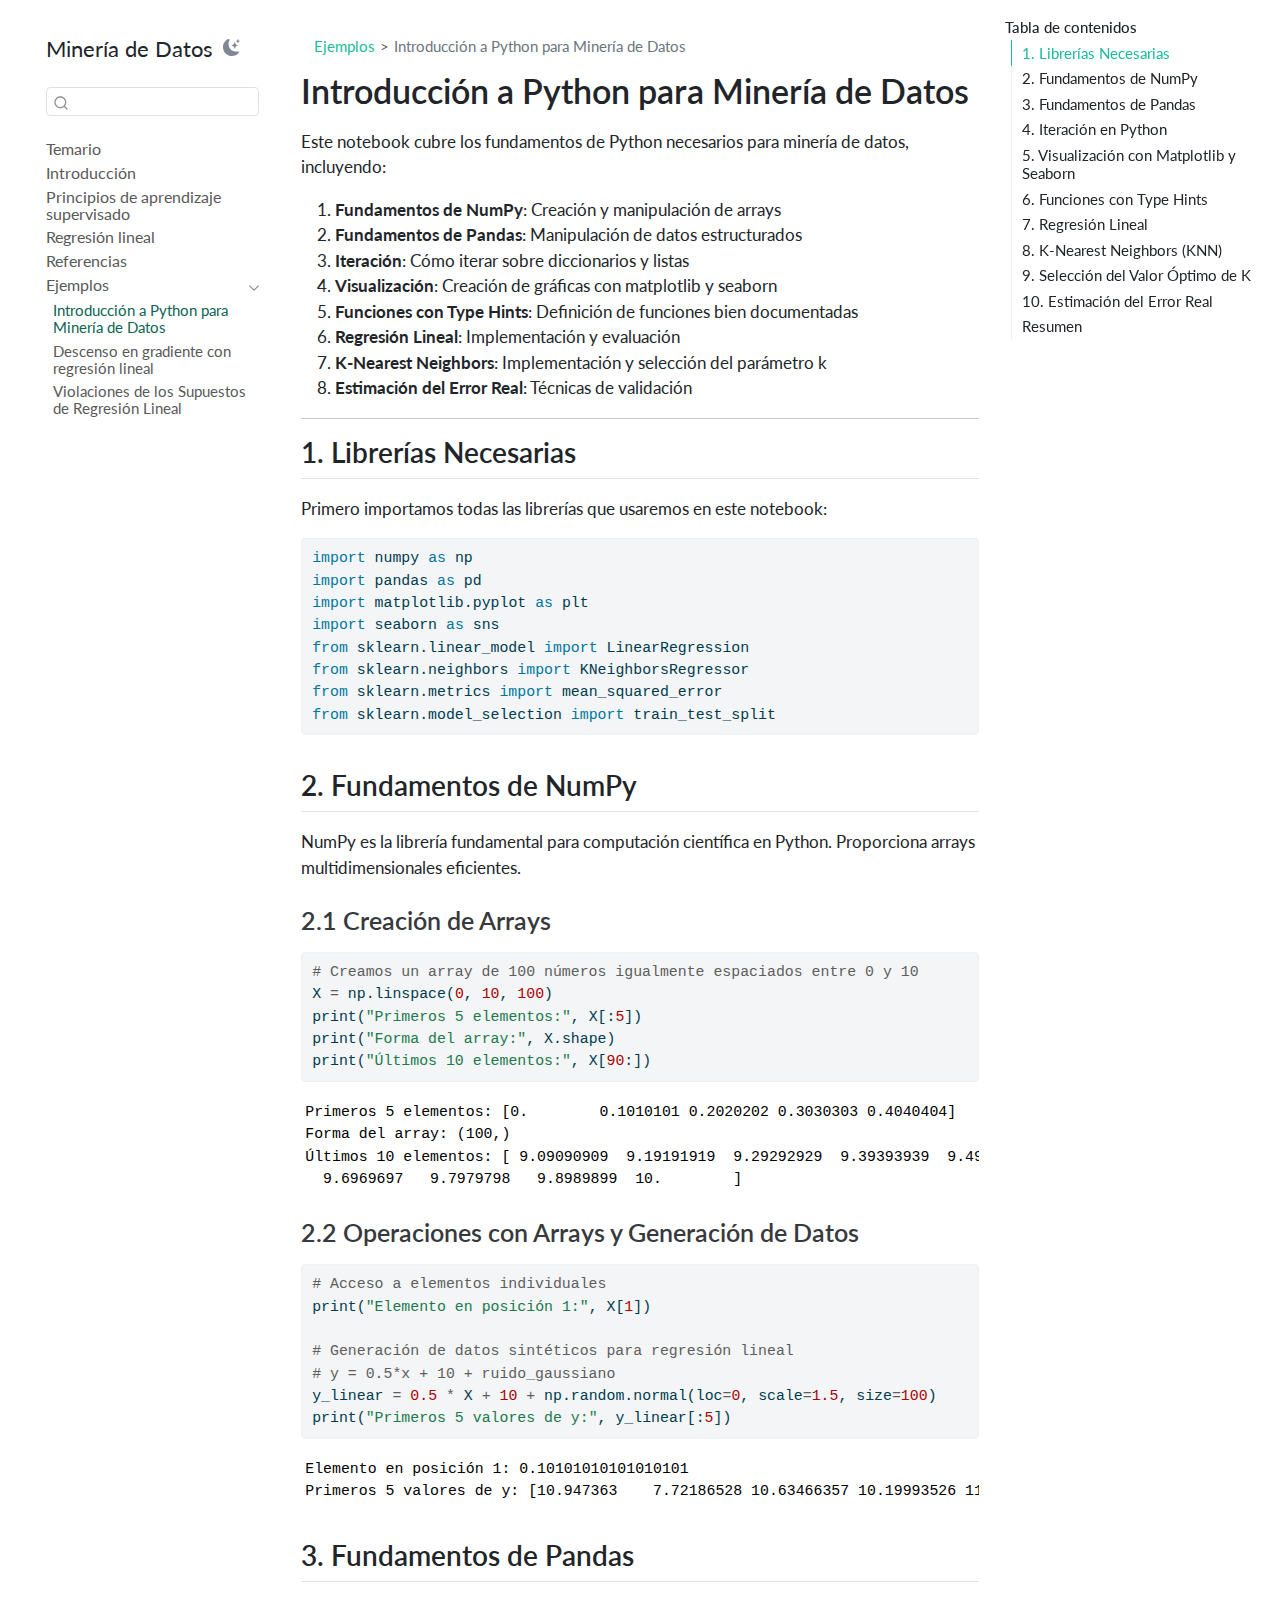
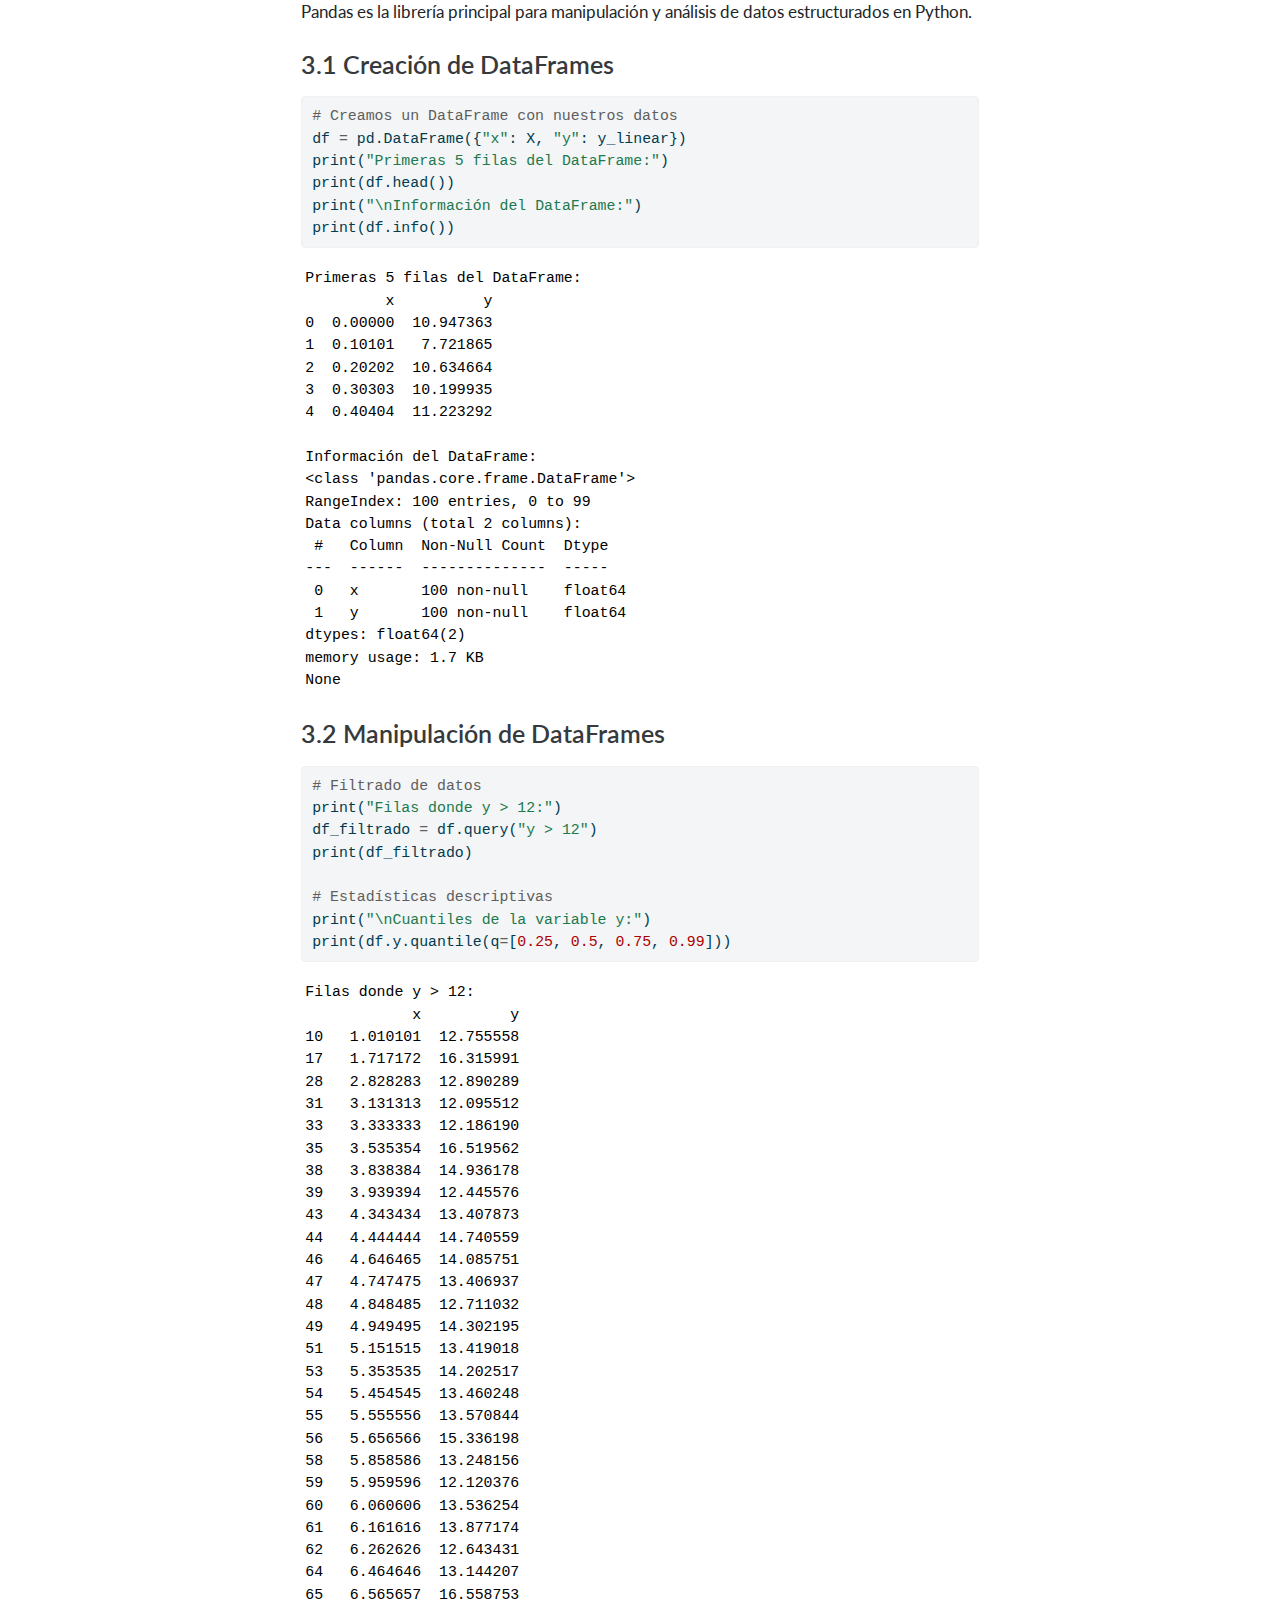
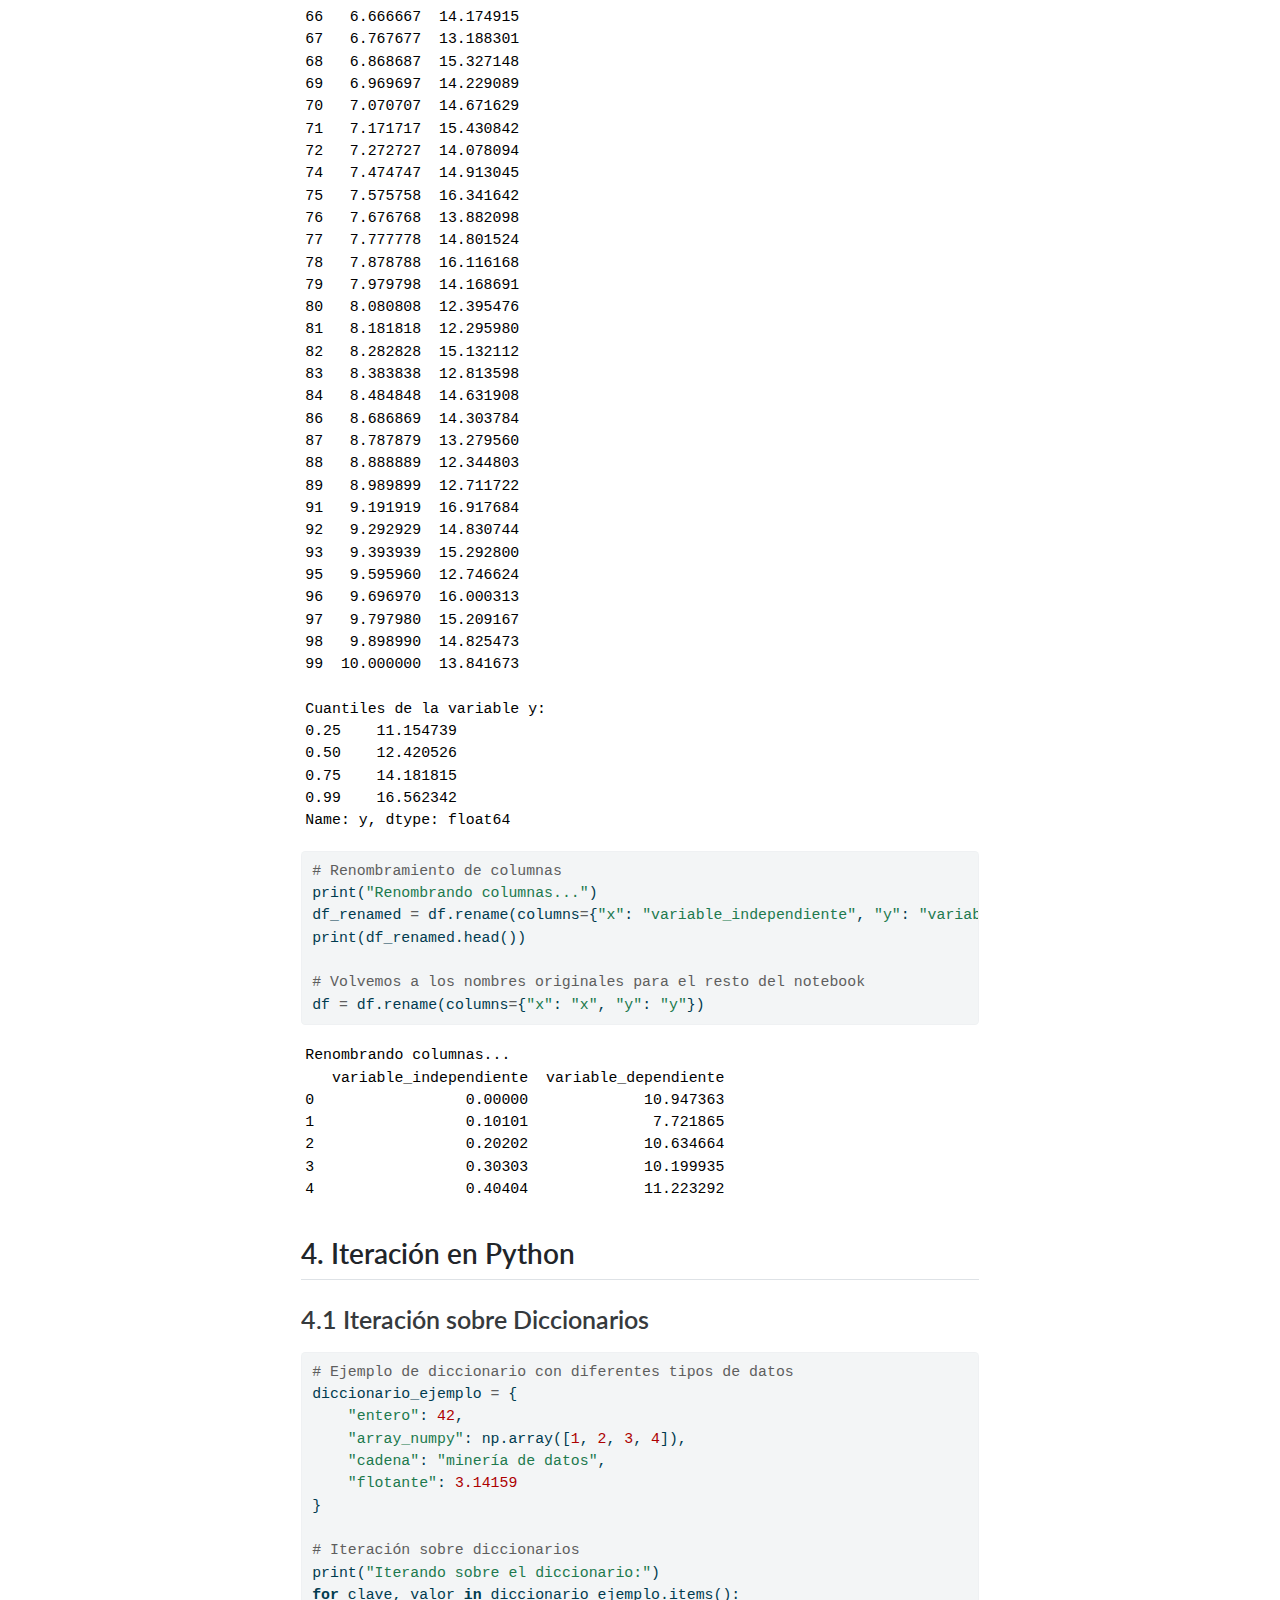
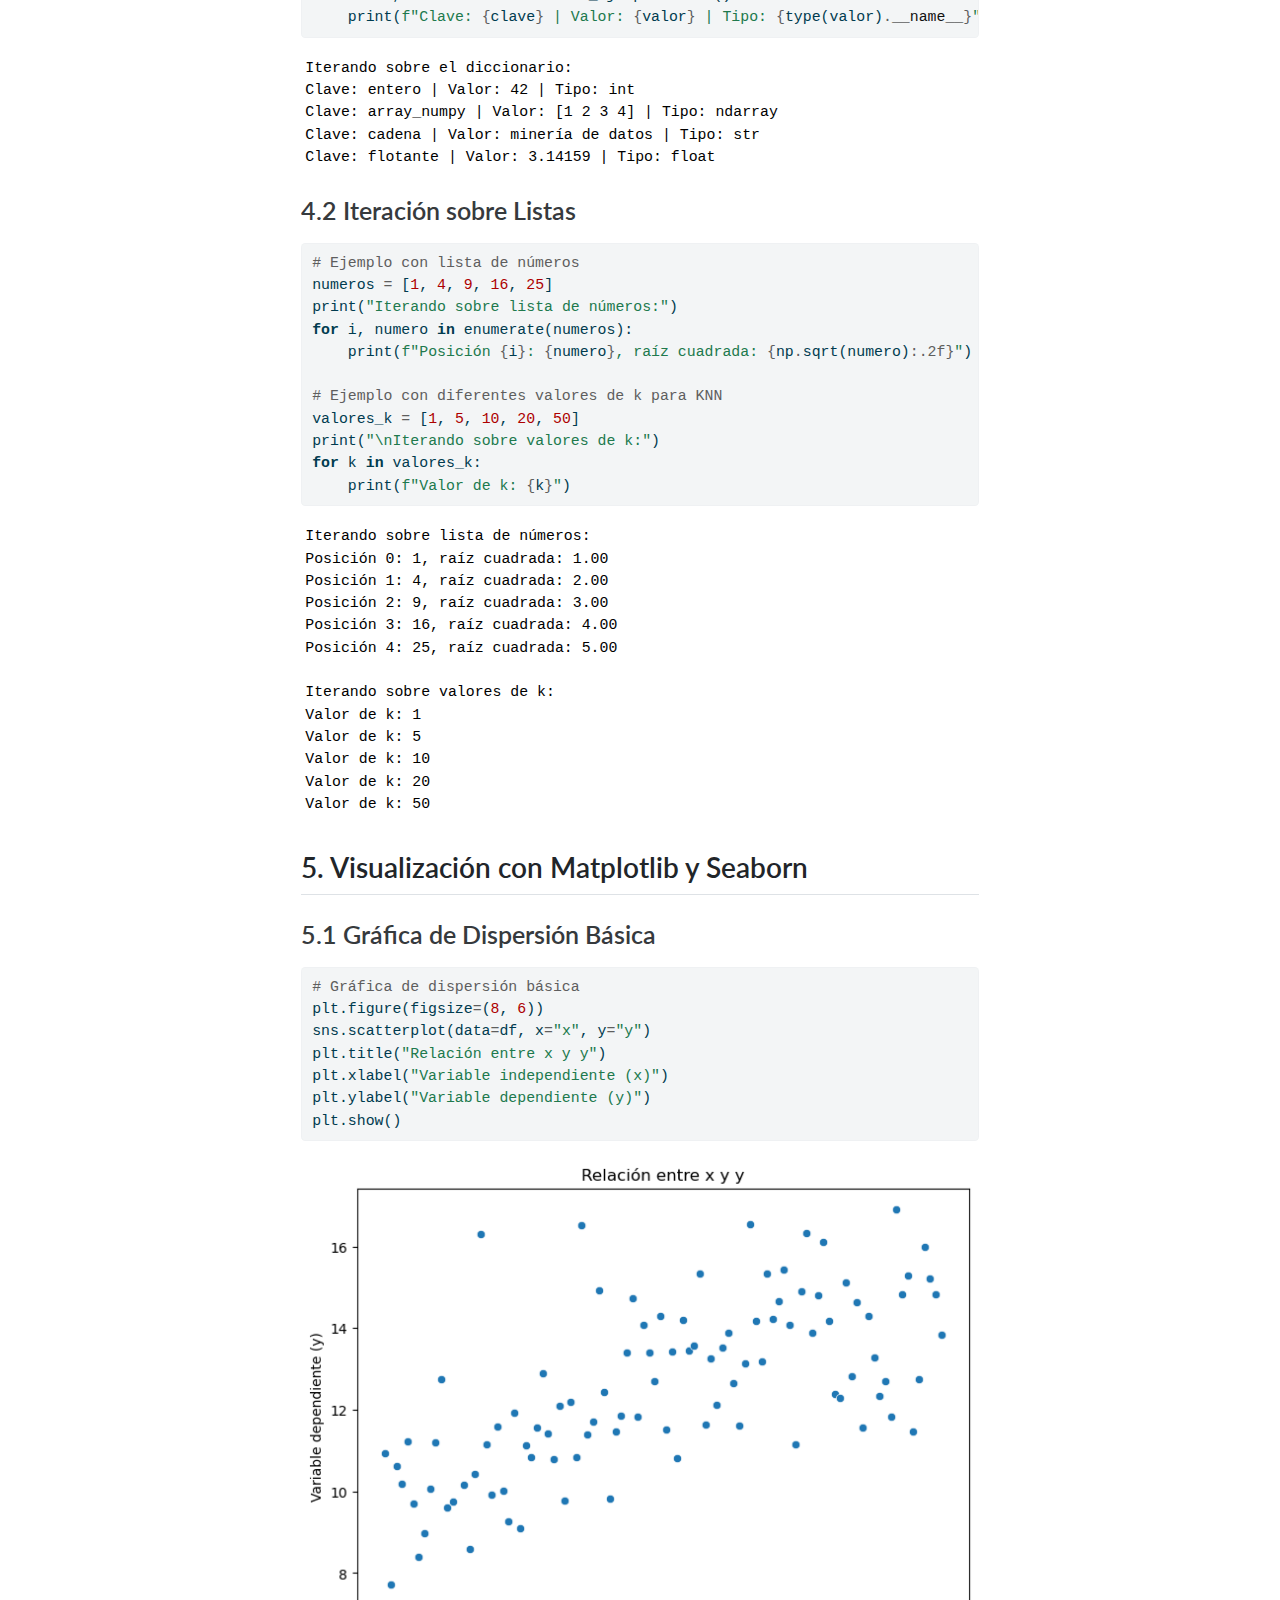
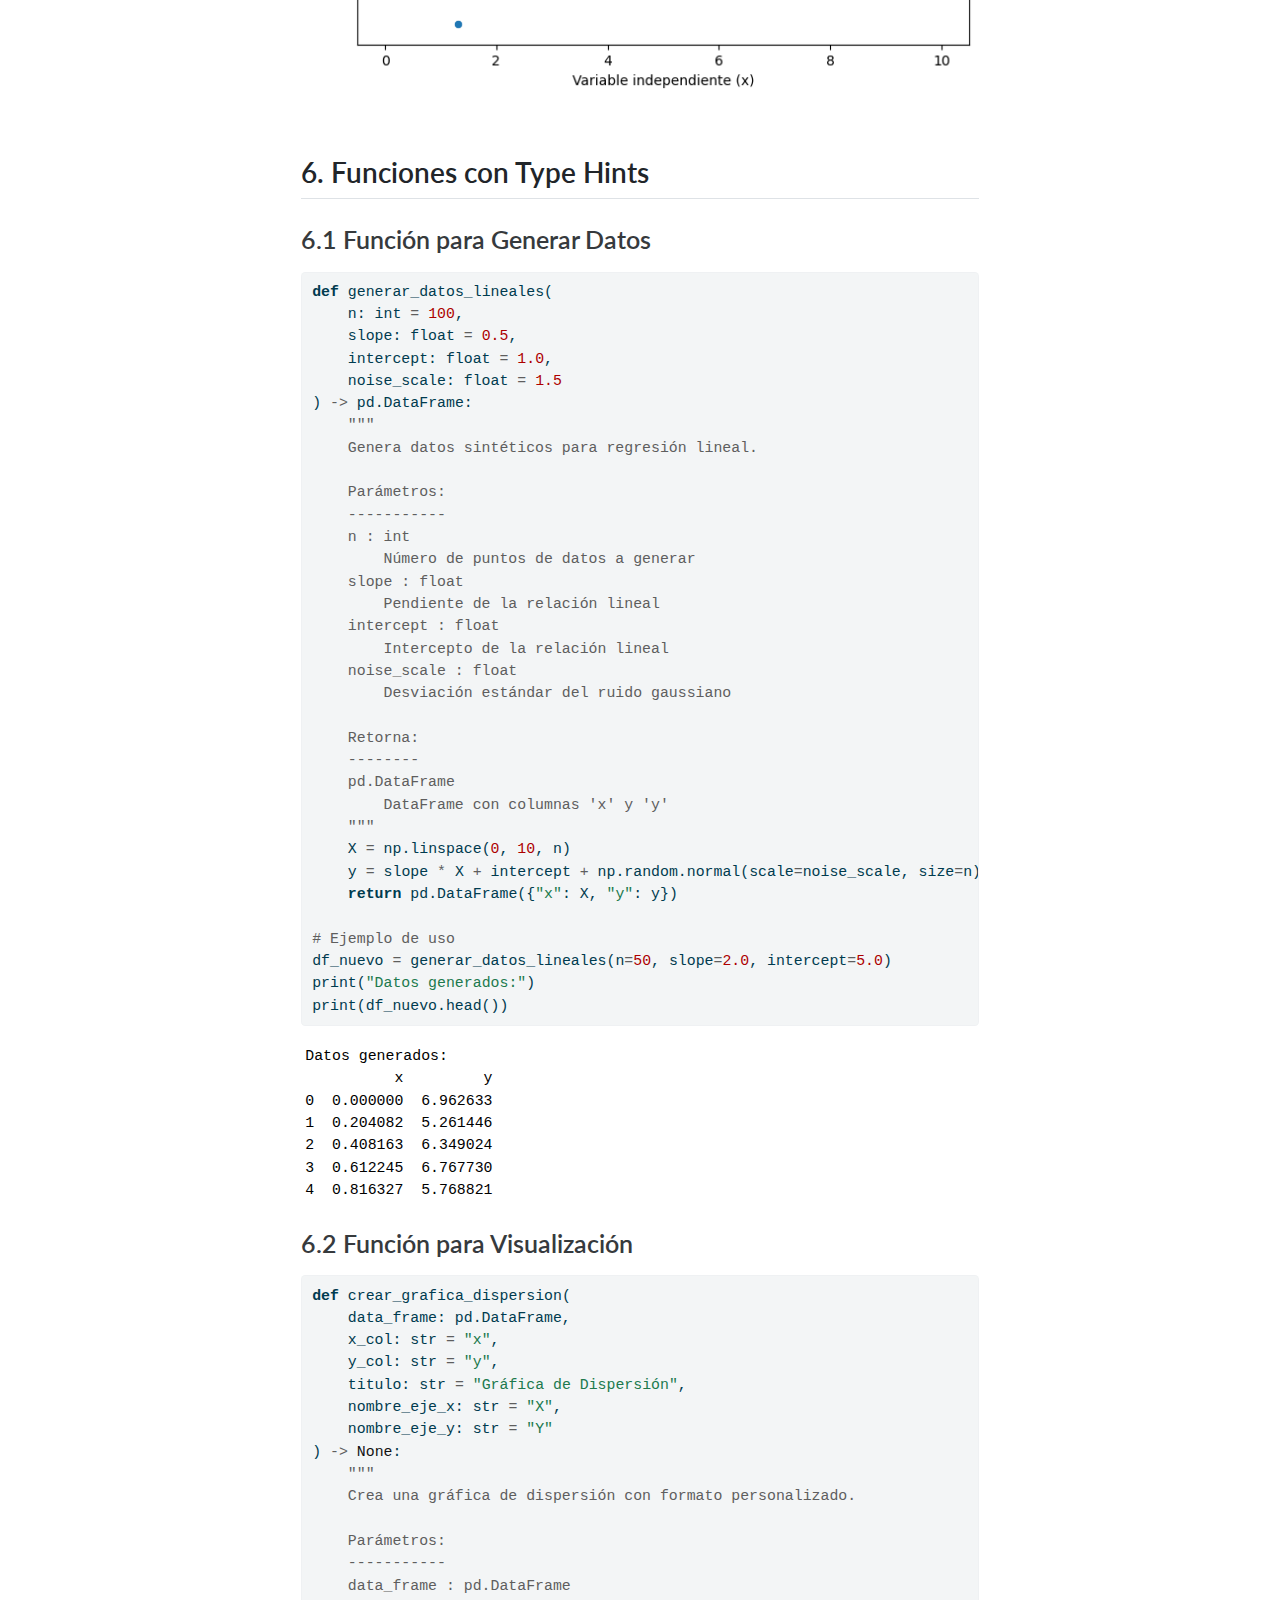
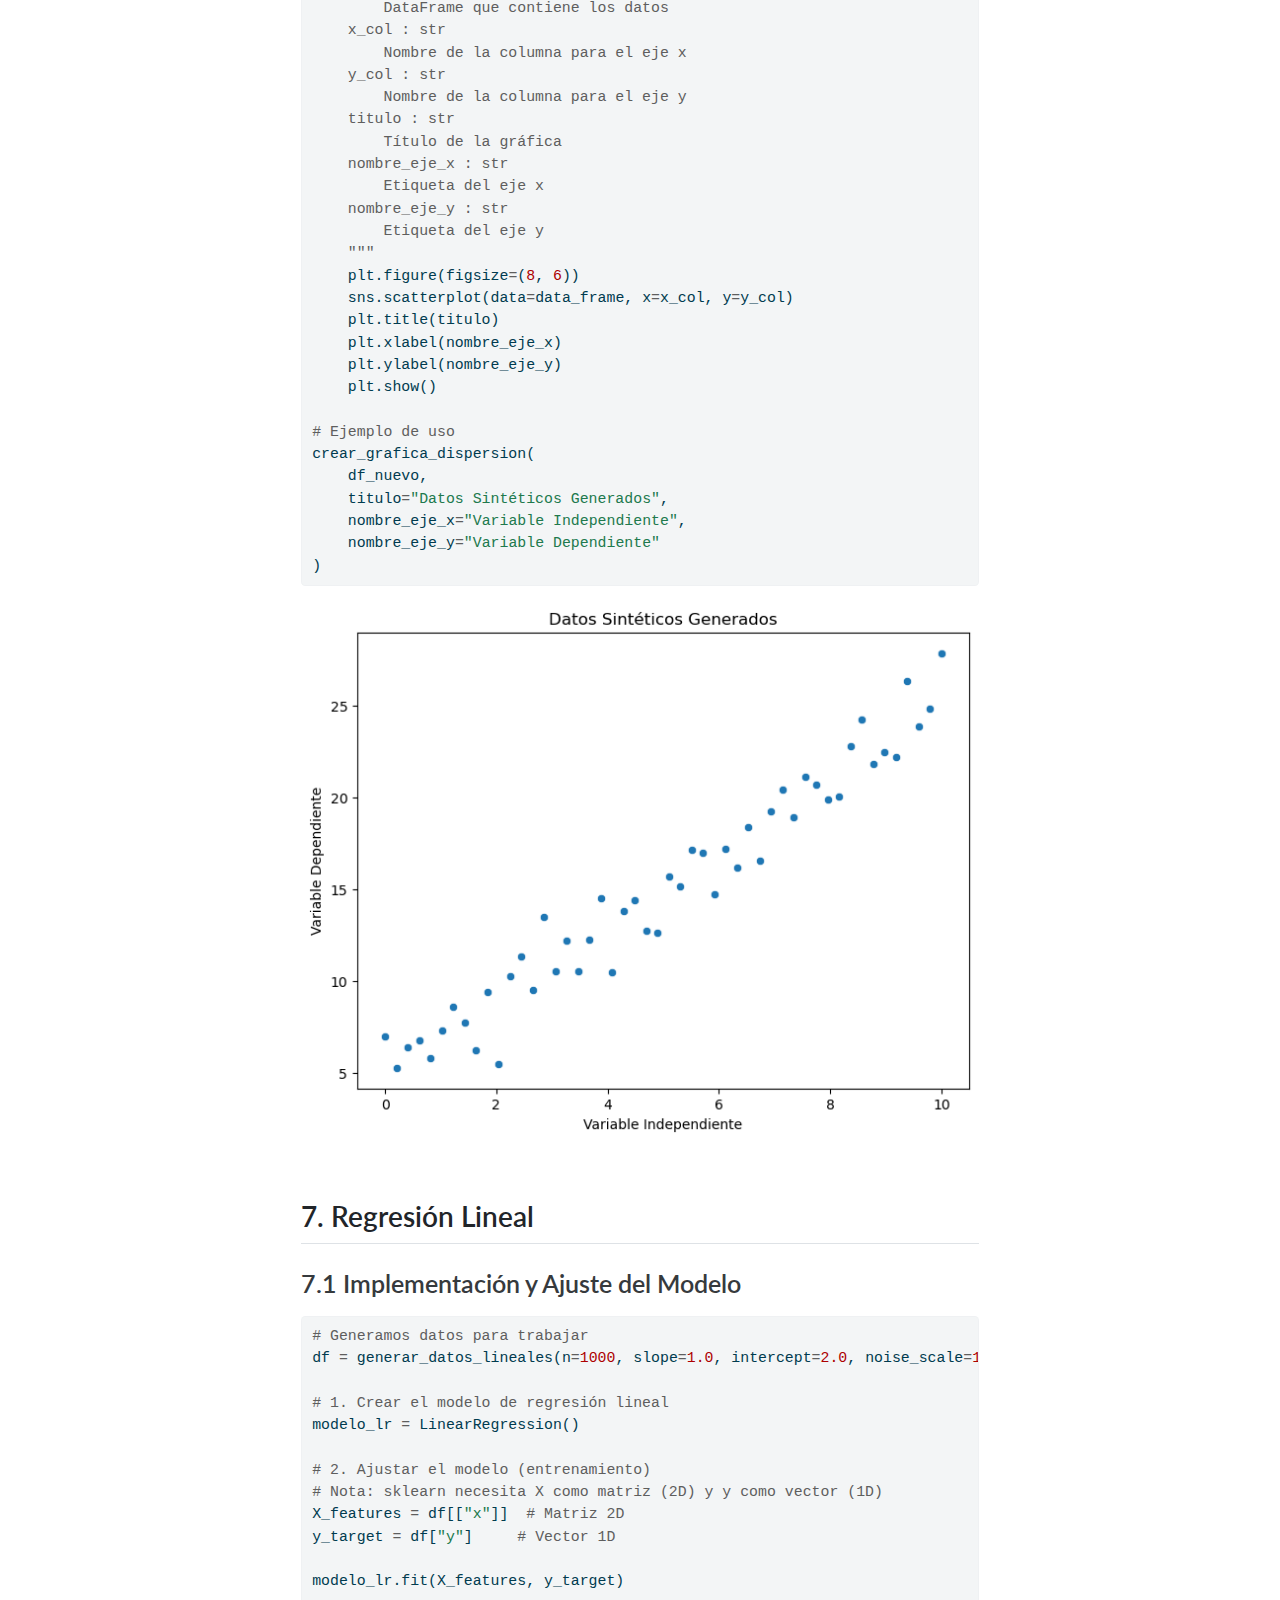
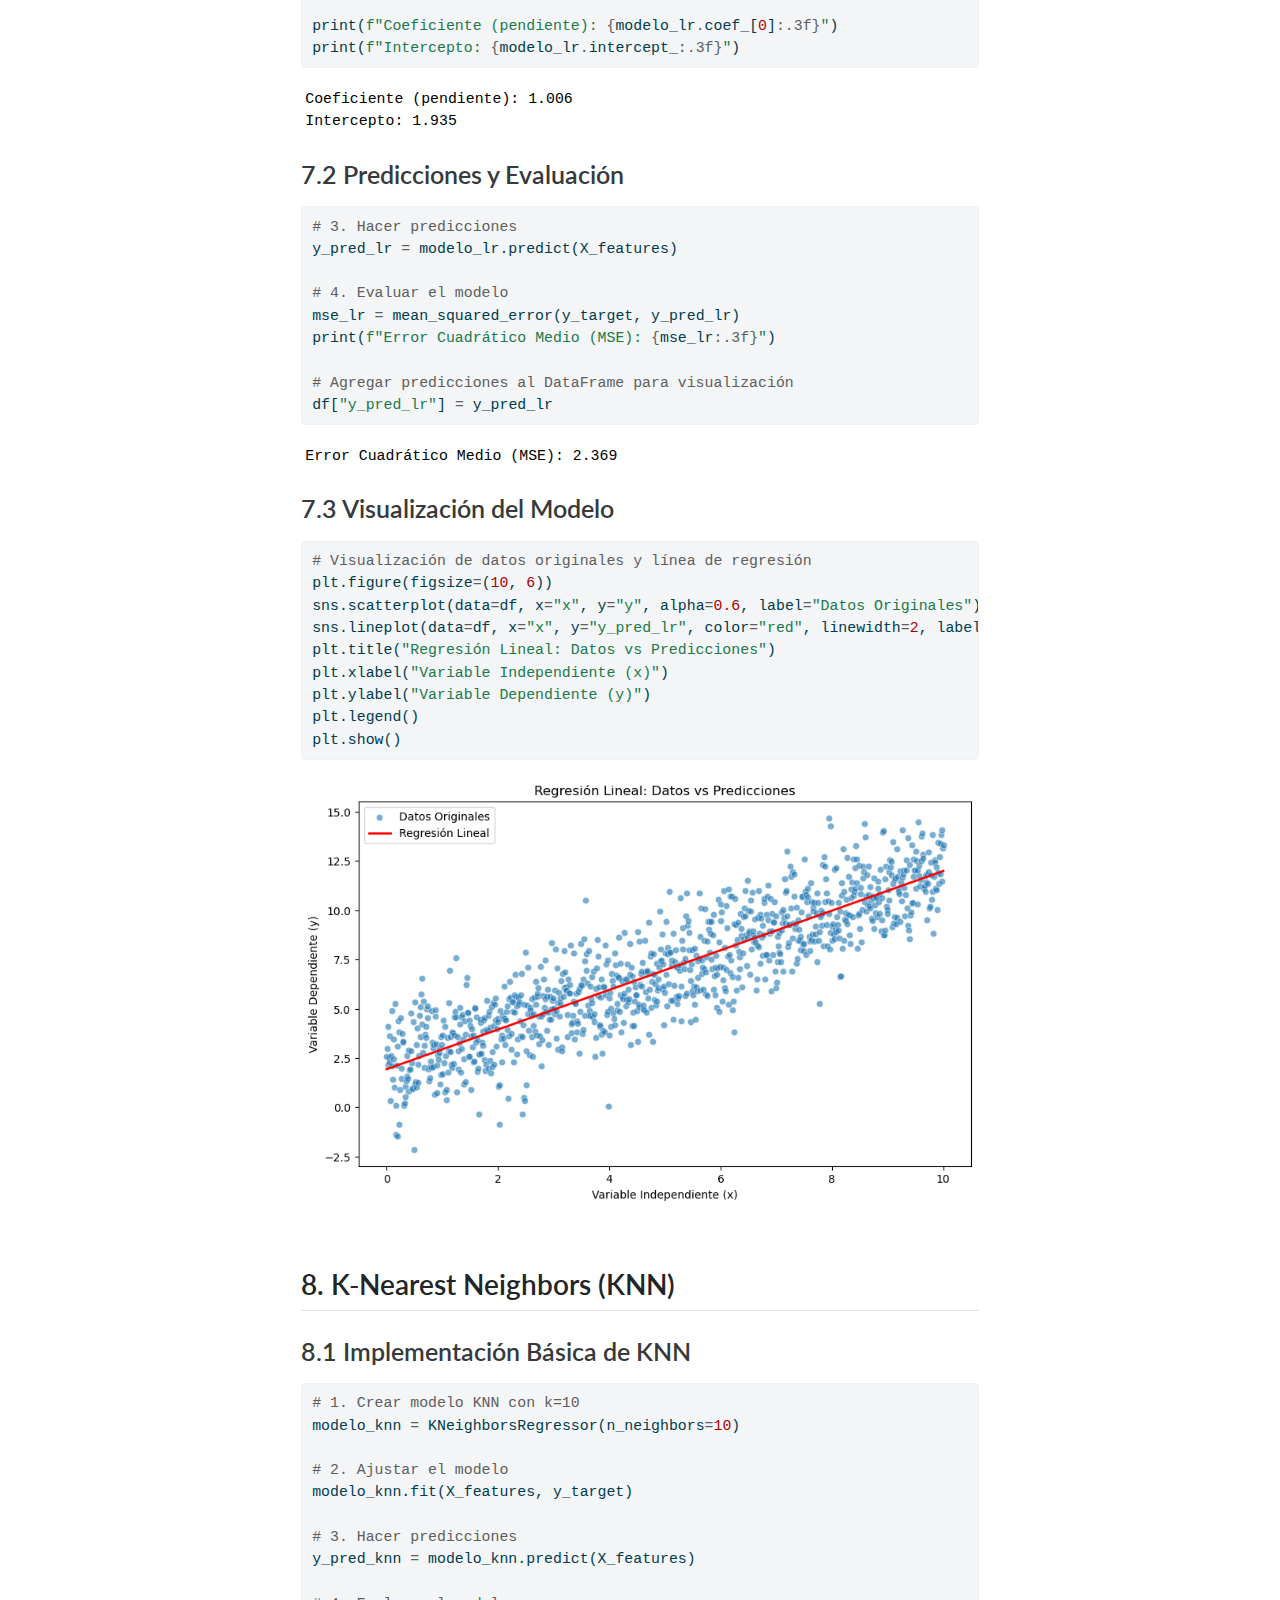
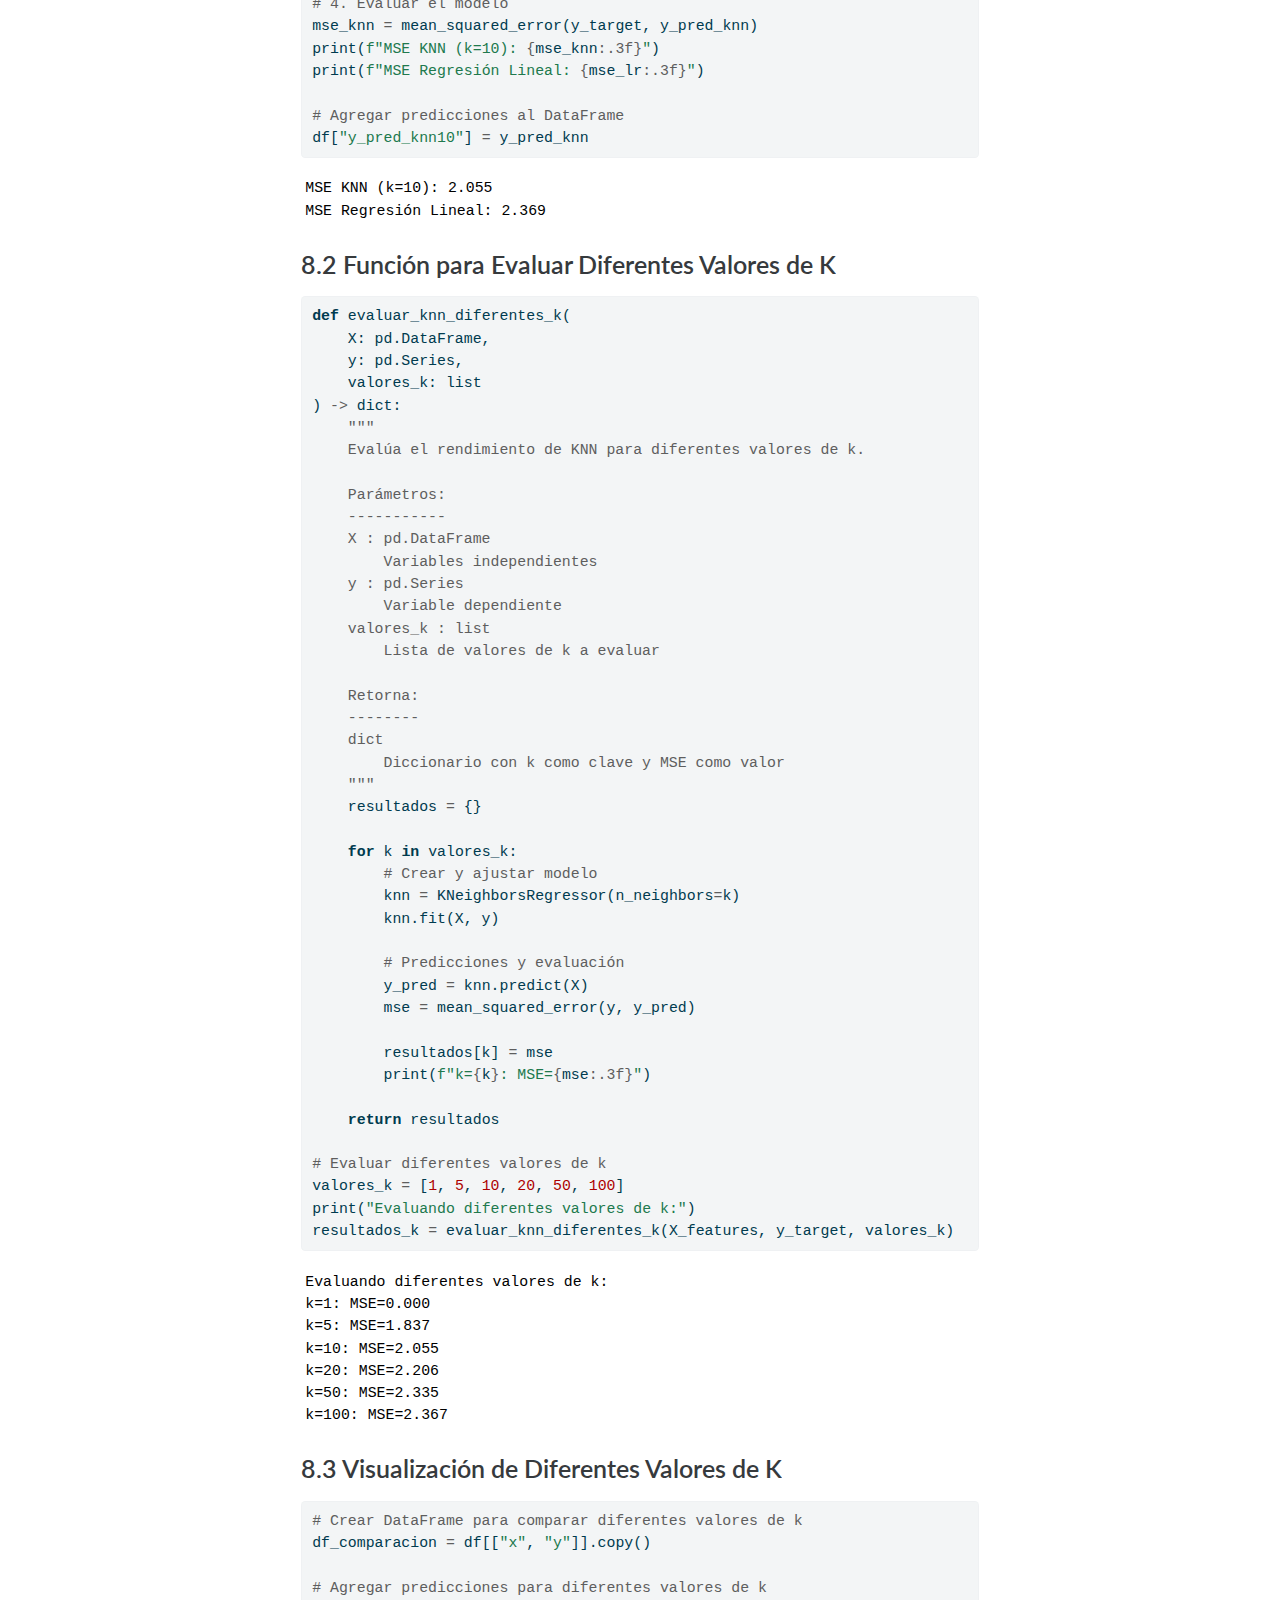
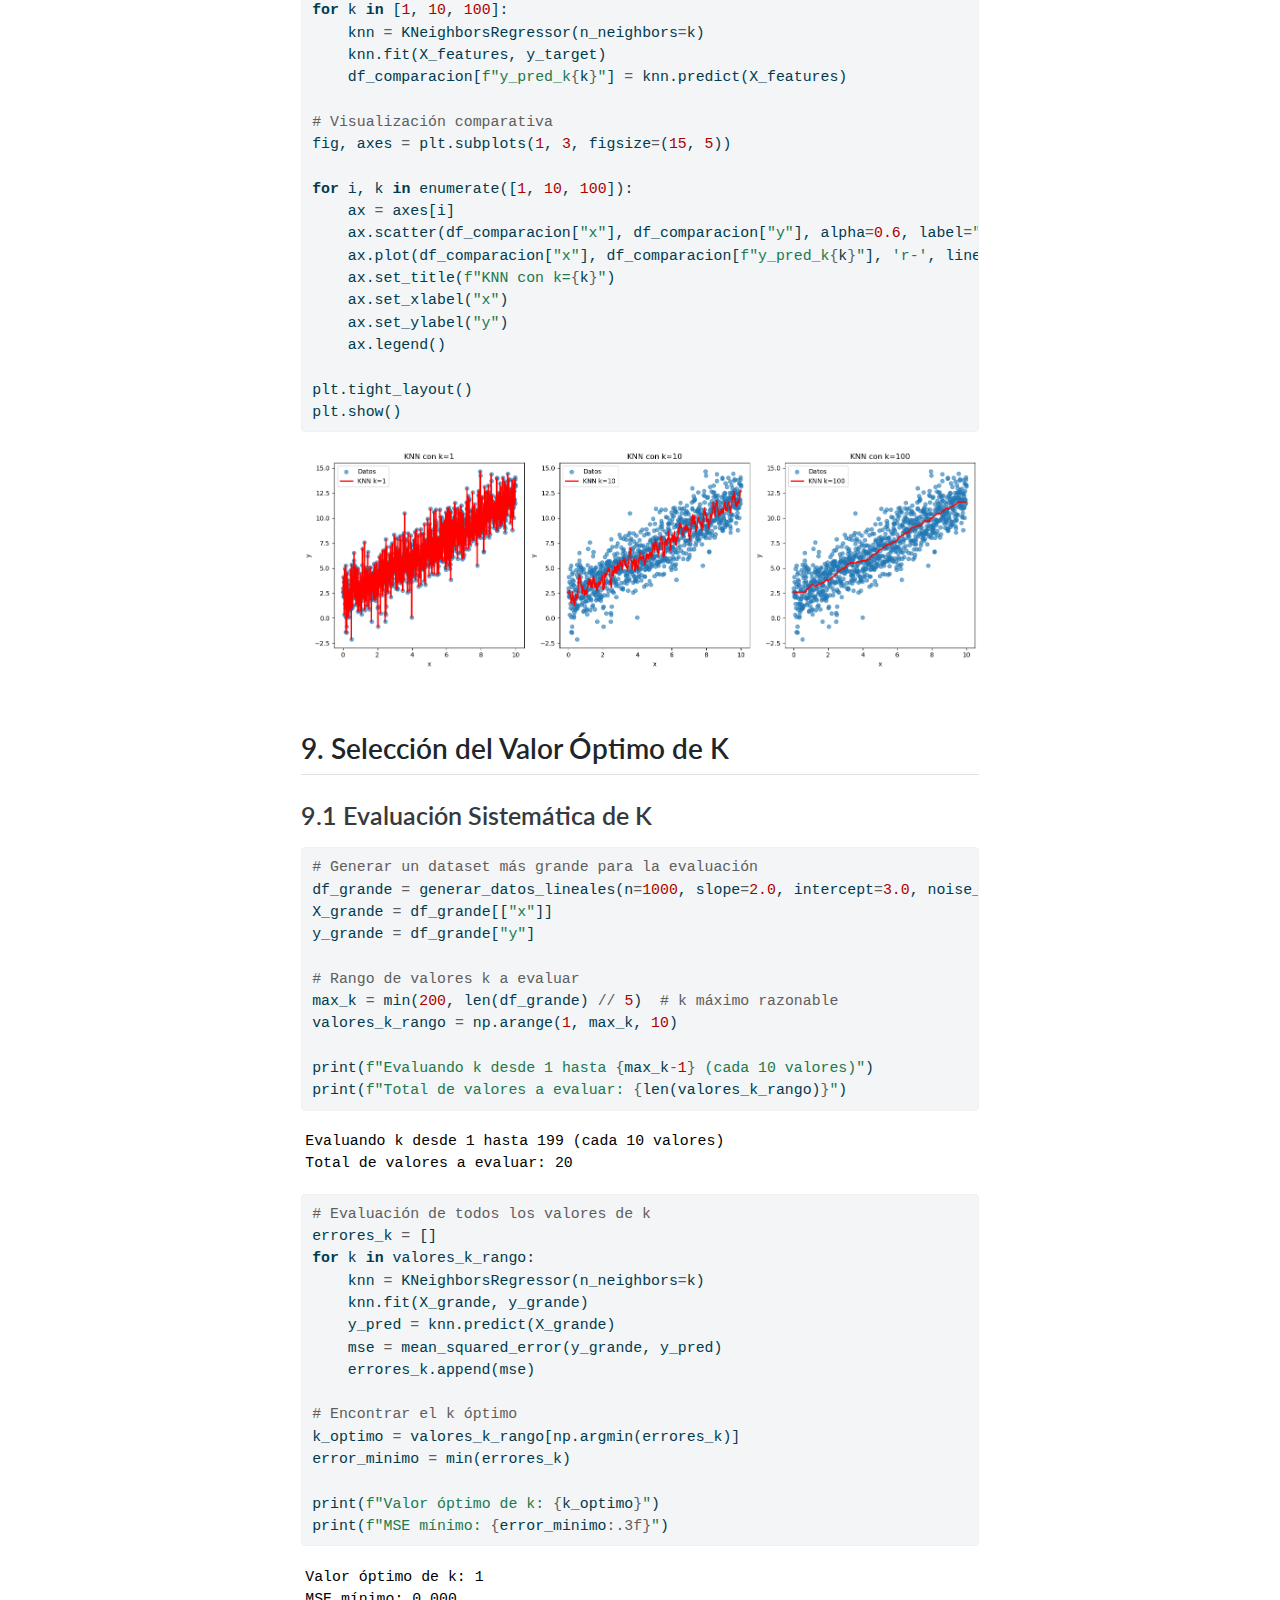
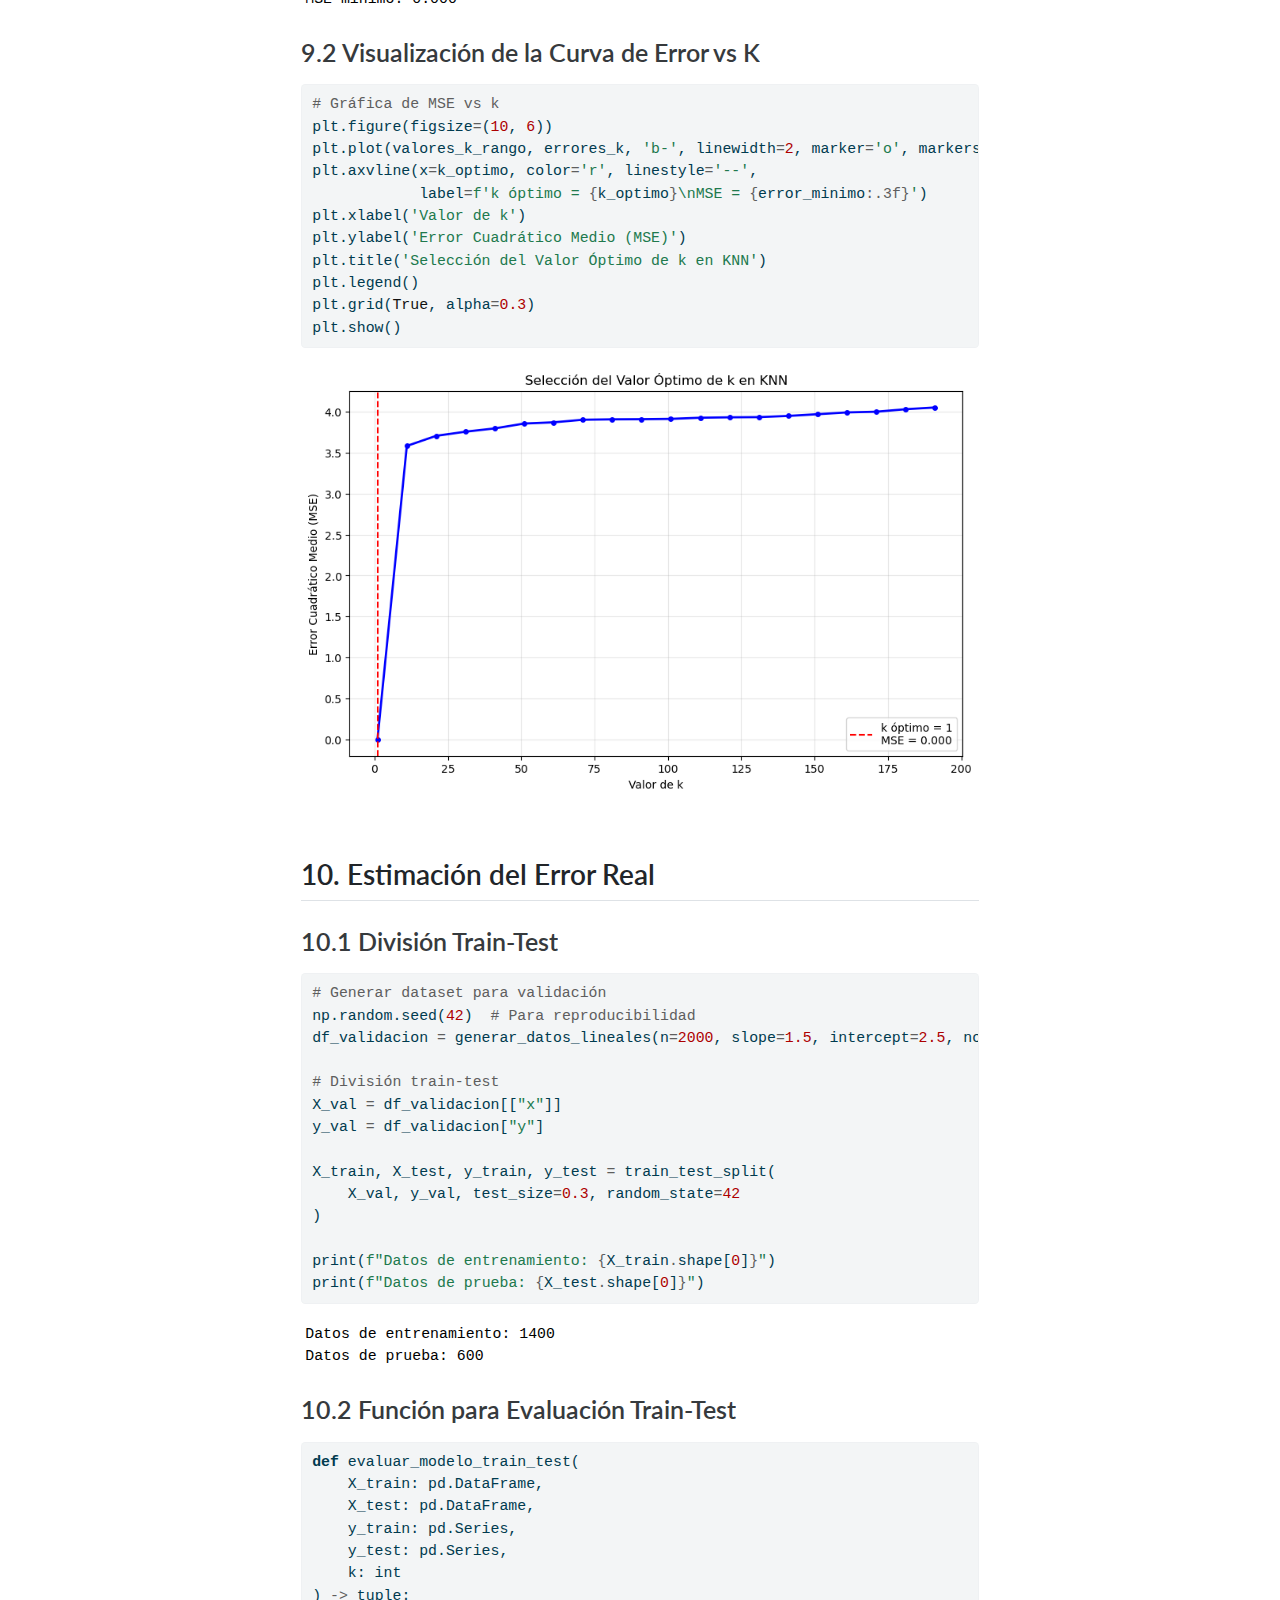
<file: docs/introduccion.html>
<!DOCTYPE html>
<html xmlns="http://www.w3.org/1999/xhtml" lang="es" xml:lang="es"><head>

<meta charset="utf-8">
<meta name="generator" content="quarto-1.7.32">

<meta name="viewport" content="width=device-width, initial-scale=1.0, user-scalable=yes">


<title>Introducción a Python para Minería de Datos – Minería de Datos</title>
<style>
code{white-space: pre-wrap;}
span.smallcaps{font-variant: small-caps;}
div.columns{display: flex; gap: min(4vw, 1.5em);}
div.column{flex: auto; overflow-x: auto;}
div.hanging-indent{margin-left: 1.5em; text-indent: -1.5em;}
ul.task-list{list-style: none;}
ul.task-list li input[type="checkbox"] {
  width: 0.8em;
  margin: 0 0.8em 0.2em -1em; /* quarto-specific, see https://github.com/quarto-dev/quarto-cli/issues/4556 */ 
  vertical-align: middle;
}
/* CSS for syntax highlighting */
html { -webkit-text-size-adjust: 100%; }
pre > code.sourceCode { white-space: pre; position: relative; }
pre > code.sourceCode > span { display: inline-block; line-height: 1.25; }
pre > code.sourceCode > span:empty { height: 1.2em; }
.sourceCode { overflow: visible; }
code.sourceCode > span { color: inherit; text-decoration: inherit; }
div.sourceCode { margin: 1em 0; }
pre.sourceCode { margin: 0; }
@media screen {
div.sourceCode { overflow: auto; }
}
@media print {
pre > code.sourceCode { white-space: pre-wrap; }
pre > code.sourceCode > span { text-indent: -5em; padding-left: 5em; }
}
pre.numberSource code
  { counter-reset: source-line 0; }
pre.numberSource code > span
  { position: relative; left: -4em; counter-increment: source-line; }
pre.numberSource code > span > a:first-child::before
  { content: counter(source-line);
    position: relative; left: -1em; text-align: right; vertical-align: baseline;
    border: none; display: inline-block;
    -webkit-touch-callout: none; -webkit-user-select: none;
    -khtml-user-select: none; -moz-user-select: none;
    -ms-user-select: none; user-select: none;
    padding: 0 4px; width: 4em;
  }
pre.numberSource { margin-left: 3em;  padding-left: 4px; }
div.sourceCode
  {   }
@media screen {
pre > code.sourceCode > span > a:first-child::before { text-decoration: underline; }
}
</style>


<script src="site_libs/quarto-nav/quarto-nav.js"></script>
<script src="site_libs/quarto-nav/headroom.min.js"></script>
<script src="site_libs/clipboard/clipboard.min.js"></script>
<script src="site_libs/quarto-search/autocomplete.umd.js"></script>
<script src="site_libs/quarto-search/fuse.min.js"></script>
<script src="site_libs/quarto-search/quarto-search.js"></script>
<meta name="quarto:offset" content="./">
<link href="./regresion_lineal_alumnos.html" rel="next">
<link href="./references.html" rel="prev">
<script src="site_libs/quarto-html/quarto.js" type="module"></script>
<script src="site_libs/quarto-html/tabsets/tabsets.js" type="module"></script>
<script src="site_libs/quarto-html/popper.min.js"></script>
<script src="site_libs/quarto-html/tippy.umd.min.js"></script>
<script src="site_libs/quarto-html/anchor.min.js"></script>
<link href="site_libs/quarto-html/tippy.css" rel="stylesheet">
<link href="site_libs/quarto-html/quarto-syntax-highlighting-37eea08aefeeee20ff55810ff984fec1.css" rel="stylesheet" class="quarto-color-scheme" id="quarto-text-highlighting-styles">
<link href="site_libs/quarto-html/quarto-syntax-highlighting-dark-2fef5ea3f8957b3e4ecc936fc74692ca.css" rel="stylesheet" class="quarto-color-scheme quarto-color-alternate" id="quarto-text-highlighting-styles">
<link href="site_libs/quarto-html/quarto-syntax-highlighting-37eea08aefeeee20ff55810ff984fec1.css" rel="stylesheet" class="quarto-color-scheme-extra" id="quarto-text-highlighting-styles">
<script src="site_libs/bootstrap/bootstrap.min.js"></script>
<link href="site_libs/bootstrap/bootstrap-icons.css" rel="stylesheet">
<link href="site_libs/bootstrap/bootstrap-2453fe3dad938b07a2e5eff64ea8abce.min.css" rel="stylesheet" append-hash="true" class="quarto-color-scheme" id="quarto-bootstrap" data-mode="light">
<link href="site_libs/bootstrap/bootstrap-dark-c1367505ed6638c8d4e510e1459ae853.min.css" rel="stylesheet" append-hash="true" class="quarto-color-scheme quarto-color-alternate" id="quarto-bootstrap" data-mode="dark">
<link href="site_libs/bootstrap/bootstrap-2453fe3dad938b07a2e5eff64ea8abce.min.css" rel="stylesheet" append-hash="true" class="quarto-color-scheme-extra" id="quarto-bootstrap" data-mode="light">
<script id="quarto-search-options" type="application/json">{
  "location": "sidebar",
  "copy-button": false,
  "collapse-after": 3,
  "panel-placement": "start",
  "type": "textbox",
  "limit": 50,
  "keyboard-shortcut": [
    "f",
    "/",
    "s"
  ],
  "show-item-context": false,
  "language": {
    "search-no-results-text": "Sin resultados",
    "search-matching-documents-text": "documentos encontrados",
    "search-copy-link-title": "Copiar el enlace en la búsqueda",
    "search-hide-matches-text": "Ocultar resultados adicionales",
    "search-more-match-text": "resultado adicional en este documento",
    "search-more-matches-text": "resultados adicionales en este documento",
    "search-clear-button-title": "Borrar",
    "search-text-placeholder": "",
    "search-detached-cancel-button-title": "Cancelar",
    "search-submit-button-title": "Enviar",
    "search-label": "Buscar"
  }
}</script>


<meta property="og:title" content="Introducción a Python para Minería de Datos – Minería de Datos">
<meta property="og:description" content="">
<meta property="og:image" content="introduccion_files/figure-html/cell-10-output-1.png">
<meta property="og:site_name" content="Minería de Datos">
</head>

<body class="nav-sidebar floating quarto-light"><script id="quarto-html-before-body" type="application/javascript">
    const toggleBodyColorMode = (bsSheetEl) => {
      const mode = bsSheetEl.getAttribute("data-mode");
      const bodyEl = window.document.querySelector("body");
      if (mode === "dark") {
        bodyEl.classList.add("quarto-dark");
        bodyEl.classList.remove("quarto-light");
      } else {
        bodyEl.classList.add("quarto-light");
        bodyEl.classList.remove("quarto-dark");
      }
    }
    const toggleBodyColorPrimary = () => {
      const bsSheetEl = window.document.querySelector("link#quarto-bootstrap:not([rel=disabled-stylesheet])");
      if (bsSheetEl) {
        toggleBodyColorMode(bsSheetEl);
      }
    }
    const setColorSchemeToggle = (alternate) => {
      const toggles = window.document.querySelectorAll('.quarto-color-scheme-toggle');
      for (let i=0; i < toggles.length; i++) {
        const toggle = toggles[i];
        if (toggle) {
          if (alternate) {
            toggle.classList.add("alternate");
          } else {
            toggle.classList.remove("alternate");
          }
        }
      }
    };
    const toggleColorMode = (alternate) => {
      // Switch the stylesheets
      const primaryStylesheets = window.document.querySelectorAll('link.quarto-color-scheme:not(.quarto-color-alternate)');
      const alternateStylesheets = window.document.querySelectorAll('link.quarto-color-scheme.quarto-color-alternate');
      manageTransitions('#quarto-margin-sidebar .nav-link', false);
      if (alternate) {
        // note: dark is layered on light, we don't disable primary!
        enableStylesheet(alternateStylesheets);
        for (const sheetNode of alternateStylesheets) {
          if (sheetNode.id === "quarto-bootstrap") {
            toggleBodyColorMode(sheetNode);
          }
        }
      } else {
        disableStylesheet(alternateStylesheets);
        enableStylesheet(primaryStylesheets)
        toggleBodyColorPrimary();
      }
      manageTransitions('#quarto-margin-sidebar .nav-link', true);
      // Switch the toggles
      setColorSchemeToggle(alternate)
      // Hack to workaround the fact that safari doesn't
      // properly recolor the scrollbar when toggling (#1455)
      if (navigator.userAgent.indexOf('Safari') > 0 && navigator.userAgent.indexOf('Chrome') == -1) {
        manageTransitions("body", false);
        window.scrollTo(0, 1);
        setTimeout(() => {
          window.scrollTo(0, 0);
          manageTransitions("body", true);
        }, 40);
      }
    }
    const disableStylesheet = (stylesheets) => {
      for (let i=0; i < stylesheets.length; i++) {
        const stylesheet = stylesheets[i];
        stylesheet.rel = 'disabled-stylesheet';
      }
    }
    const enableStylesheet = (stylesheets) => {
      for (let i=0; i < stylesheets.length; i++) {
        const stylesheet = stylesheets[i];
        if(stylesheet.rel !== 'stylesheet') { // for Chrome, which will still FOUC without this check
          stylesheet.rel = 'stylesheet';
        }
      }
    }
    const manageTransitions = (selector, allowTransitions) => {
      const els = window.document.querySelectorAll(selector);
      for (let i=0; i < els.length; i++) {
        const el = els[i];
        if (allowTransitions) {
          el.classList.remove('notransition');
        } else {
          el.classList.add('notransition');
        }
      }
    }
    const isFileUrl = () => {
      return window.location.protocol === 'file:';
    }
    const hasAlternateSentinel = () => {
      let styleSentinel = getColorSchemeSentinel();
      if (styleSentinel !== null) {
        return styleSentinel === "alternate";
      } else {
        return false;
      }
    }
    const setStyleSentinel = (alternate) => {
      const value = alternate ? "alternate" : "default";
      if (!isFileUrl()) {
        window.localStorage.setItem("quarto-color-scheme", value);
      } else {
        localAlternateSentinel = value;
      }
    }
    const getColorSchemeSentinel = () => {
      if (!isFileUrl()) {
        const storageValue = window.localStorage.getItem("quarto-color-scheme");
        return storageValue != null ? storageValue : localAlternateSentinel;
      } else {
        return localAlternateSentinel;
      }
    }
    const toggleGiscusIfUsed = (isAlternate, darkModeDefault) => {
      const baseTheme = document.querySelector('#giscus-base-theme')?.value ?? 'light';
      const alternateTheme = document.querySelector('#giscus-alt-theme')?.value ?? 'dark';
      let newTheme = '';
      if(authorPrefersDark) {
        newTheme = isAlternate ? baseTheme : alternateTheme;
      } else {
        newTheme = isAlternate ? alternateTheme : baseTheme;
      }
      const changeGiscusTheme = () => {
        // From: https://github.com/giscus/giscus/issues/336
        const sendMessage = (message) => {
          const iframe = document.querySelector('iframe.giscus-frame');
          if (!iframe) return;
          iframe.contentWindow.postMessage({ giscus: message }, 'https://giscus.app');
        }
        sendMessage({
          setConfig: {
            theme: newTheme
          }
        });
      }
      const isGiscussLoaded = window.document.querySelector('iframe.giscus-frame') !== null;
      if (isGiscussLoaded) {
        changeGiscusTheme();
      }
    };
    const authorPrefersDark = false;
    const darkModeDefault = authorPrefersDark;
      document.querySelector('link#quarto-text-highlighting-styles.quarto-color-scheme-extra').rel = 'disabled-stylesheet';
      document.querySelector('link#quarto-bootstrap.quarto-color-scheme-extra').rel = 'disabled-stylesheet';
    let localAlternateSentinel = darkModeDefault ? 'alternate' : 'default';
    // Dark / light mode switch
    window.quartoToggleColorScheme = () => {
      // Read the current dark / light value
      let toAlternate = !hasAlternateSentinel();
      toggleColorMode(toAlternate);
      setStyleSentinel(toAlternate);
      toggleGiscusIfUsed(toAlternate, darkModeDefault);
      window.dispatchEvent(new Event('resize'));
    };
    // Switch to dark mode if need be
    if (hasAlternateSentinel()) {
      toggleColorMode(true);
    } else {
      toggleColorMode(false);
    }
  </script>

<div id="quarto-search-results"></div>
  <header id="quarto-header" class="headroom fixed-top">
  <nav class="quarto-secondary-nav">
    <div class="container-fluid d-flex">
      <button type="button" class="quarto-btn-toggle btn" data-bs-toggle="collapse" role="button" data-bs-target=".quarto-sidebar-collapse-item" aria-controls="quarto-sidebar" aria-expanded="false" aria-label="Alternar barra lateral" onclick="if (window.quartoToggleHeadroom) { window.quartoToggleHeadroom(); }">
        <i class="bi bi-layout-text-sidebar-reverse"></i>
      </button>
        <nav class="quarto-page-breadcrumbs" aria-label="breadcrumb"><ol class="breadcrumb"><li class="breadcrumb-item"><a href="./introduccion.html">Ejemplos</a></li><li class="breadcrumb-item"><a href="./introduccion.html"><span class="chapter-title">Introducción a Python para Minería de Datos</span></a></li></ol></nav>
        <a class="flex-grow-1" role="navigation" data-bs-toggle="collapse" data-bs-target=".quarto-sidebar-collapse-item" aria-controls="quarto-sidebar" aria-expanded="false" aria-label="Alternar barra lateral" onclick="if (window.quartoToggleHeadroom) { window.quartoToggleHeadroom(); }">      
        </a>
      <button type="button" class="btn quarto-search-button" aria-label="Buscar" onclick="window.quartoOpenSearch();">
        <i class="bi bi-search"></i>
      </button>
    </div>
  </nav>
</header>
<!-- content -->
<div id="quarto-content" class="quarto-container page-columns page-rows-contents page-layout-article">
<!-- sidebar -->
  <nav id="quarto-sidebar" class="sidebar collapse collapse-horizontal quarto-sidebar-collapse-item sidebar-navigation floating overflow-auto">
    <div class="pt-lg-2 mt-2 text-left sidebar-header">
    <div class="sidebar-title mb-0 py-0">
      <a href="./">Minería de Datos</a> 
        <div class="sidebar-tools-main">
  <a href="" class="quarto-color-scheme-toggle quarto-navigation-tool  px-1" onclick="window.quartoToggleColorScheme(); return false;" title="Alternar modo oscuro"><i class="bi"></i></a>
</div>
    </div>
      </div>
        <div class="mt-2 flex-shrink-0 align-items-center">
        <div class="sidebar-search">
        <div id="quarto-search" class="" title="Buscar"></div>
        </div>
        </div>
    <div class="sidebar-menu-container"> 
    <ul class="list-unstyled mt-1">
        <li class="sidebar-item">
  <div class="sidebar-item-container"> 
  <a href="./index.html" class="sidebar-item-text sidebar-link">
 <span class="menu-text">Temario</span></a>
  </div>
</li>
        <li class="sidebar-item">
  <div class="sidebar-item-container"> 
  <a href="./01-introduccion.html" class="sidebar-item-text sidebar-link"><span class="chapter-title">Introducción</span></a>
  </div>
</li>
        <li class="sidebar-item">
  <div class="sidebar-item-container"> 
  <a href="./02-principios.html" class="sidebar-item-text sidebar-link"><span class="chapter-title">Principios de aprendizaje supervisado</span></a>
  </div>
</li>
        <li class="sidebar-item">
  <div class="sidebar-item-container"> 
  <a href="./03-regresion_lineal.html" class="sidebar-item-text sidebar-link"><span class="chapter-title">Regresión lineal</span></a>
  </div>
</li>
        <li class="sidebar-item">
  <div class="sidebar-item-container"> 
  <a href="./references.html" class="sidebar-item-text sidebar-link">
 <span class="menu-text">Referencias</span></a>
  </div>
</li>
        <li class="sidebar-item sidebar-item-section">
      <div class="sidebar-item-container"> 
            <a class="sidebar-item-text sidebar-link text-start" data-bs-toggle="collapse" data-bs-target="#quarto-sidebar-section-1" role="navigation" aria-expanded="true">
 <span class="menu-text">Ejemplos</span></a>
          <a class="sidebar-item-toggle text-start" data-bs-toggle="collapse" data-bs-target="#quarto-sidebar-section-1" role="navigation" aria-expanded="true" aria-label="Alternar sección">
            <i class="bi bi-chevron-right ms-2"></i>
          </a> 
      </div>
      <ul id="quarto-sidebar-section-1" class="collapse list-unstyled sidebar-section depth1 show">  
          <li class="sidebar-item">
  <div class="sidebar-item-container"> 
  <a href="./introduccion.html" class="sidebar-item-text sidebar-link active"><span class="chapter-title">Introducción a Python para Minería de Datos</span></a>
  </div>
</li>
          <li class="sidebar-item">
  <div class="sidebar-item-container"> 
  <a href="./regresion_lineal_alumnos.html" class="sidebar-item-text sidebar-link"><span class="chapter-title">Descenso en gradiente con regresión lineal</span></a>
  </div>
</li>
          <li class="sidebar-item">
  <div class="sidebar-item-container"> 
  <a href="./violaciones_supuestos_regresion.html" class="sidebar-item-text sidebar-link"><span class="chapter-title">Violaciones de los Supuestos de Regresión Lineal</span></a>
  </div>
</li>
      </ul>
  </li>
    </ul>
    </div>
</nav>
<div id="quarto-sidebar-glass" class="quarto-sidebar-collapse-item" data-bs-toggle="collapse" data-bs-target=".quarto-sidebar-collapse-item"></div>
<!-- margin-sidebar -->
    <div id="quarto-margin-sidebar" class="sidebar margin-sidebar">
        <nav id="TOC" role="doc-toc" class="toc-active">
    <h2 id="toc-title">Tabla de contenidos</h2>
   
  <ul>
  <li><a href="#librerías-necesarias" id="toc-librerías-necesarias" class="nav-link active" data-scroll-target="#librerías-necesarias">1. Librerías Necesarias</a></li>
  <li><a href="#fundamentos-de-numpy" id="toc-fundamentos-de-numpy" class="nav-link" data-scroll-target="#fundamentos-de-numpy">2. Fundamentos de NumPy</a>
  <ul class="collapse">
  <li><a href="#creación-de-arrays" id="toc-creación-de-arrays" class="nav-link" data-scroll-target="#creación-de-arrays">2.1 Creación de Arrays</a></li>
  <li><a href="#operaciones-con-arrays-y-generación-de-datos" id="toc-operaciones-con-arrays-y-generación-de-datos" class="nav-link" data-scroll-target="#operaciones-con-arrays-y-generación-de-datos">2.2 Operaciones con Arrays y Generación de Datos</a></li>
  </ul></li>
  <li><a href="#fundamentos-de-pandas" id="toc-fundamentos-de-pandas" class="nav-link" data-scroll-target="#fundamentos-de-pandas">3. Fundamentos de Pandas</a>
  <ul class="collapse">
  <li><a href="#creación-de-dataframes" id="toc-creación-de-dataframes" class="nav-link" data-scroll-target="#creación-de-dataframes">3.1 Creación de DataFrames</a></li>
  <li><a href="#manipulación-de-dataframes" id="toc-manipulación-de-dataframes" class="nav-link" data-scroll-target="#manipulación-de-dataframes">3.2 Manipulación de DataFrames</a></li>
  </ul></li>
  <li><a href="#iteración-en-python" id="toc-iteración-en-python" class="nav-link" data-scroll-target="#iteración-en-python">4. Iteración en Python</a>
  <ul class="collapse">
  <li><a href="#iteración-sobre-diccionarios" id="toc-iteración-sobre-diccionarios" class="nav-link" data-scroll-target="#iteración-sobre-diccionarios">4.1 Iteración sobre Diccionarios</a></li>
  <li><a href="#iteración-sobre-listas" id="toc-iteración-sobre-listas" class="nav-link" data-scroll-target="#iteración-sobre-listas">4.2 Iteración sobre Listas</a></li>
  </ul></li>
  <li><a href="#visualización-con-matplotlib-y-seaborn" id="toc-visualización-con-matplotlib-y-seaborn" class="nav-link" data-scroll-target="#visualización-con-matplotlib-y-seaborn">5. Visualización con Matplotlib y Seaborn</a>
  <ul class="collapse">
  <li><a href="#gráfica-de-dispersión-básica" id="toc-gráfica-de-dispersión-básica" class="nav-link" data-scroll-target="#gráfica-de-dispersión-básica">5.1 Gráfica de Dispersión Básica</a></li>
  </ul></li>
  <li><a href="#funciones-con-type-hints" id="toc-funciones-con-type-hints" class="nav-link" data-scroll-target="#funciones-con-type-hints">6. Funciones con Type Hints</a>
  <ul class="collapse">
  <li><a href="#función-para-generar-datos" id="toc-función-para-generar-datos" class="nav-link" data-scroll-target="#función-para-generar-datos">6.1 Función para Generar Datos</a></li>
  <li><a href="#función-para-visualización" id="toc-función-para-visualización" class="nav-link" data-scroll-target="#función-para-visualización">6.2 Función para Visualización</a></li>
  </ul></li>
  <li><a href="#regresión-lineal" id="toc-regresión-lineal" class="nav-link" data-scroll-target="#regresión-lineal">7. Regresión Lineal</a>
  <ul class="collapse">
  <li><a href="#implementación-y-ajuste-del-modelo" id="toc-implementación-y-ajuste-del-modelo" class="nav-link" data-scroll-target="#implementación-y-ajuste-del-modelo">7.1 Implementación y Ajuste del Modelo</a></li>
  <li><a href="#predicciones-y-evaluación" id="toc-predicciones-y-evaluación" class="nav-link" data-scroll-target="#predicciones-y-evaluación">7.2 Predicciones y Evaluación</a></li>
  <li><a href="#visualización-del-modelo" id="toc-visualización-del-modelo" class="nav-link" data-scroll-target="#visualización-del-modelo">7.3 Visualización del Modelo</a></li>
  </ul></li>
  <li><a href="#k-nearest-neighbors-knn" id="toc-k-nearest-neighbors-knn" class="nav-link" data-scroll-target="#k-nearest-neighbors-knn">8. K-Nearest Neighbors (KNN)</a>
  <ul class="collapse">
  <li><a href="#implementación-básica-de-knn" id="toc-implementación-básica-de-knn" class="nav-link" data-scroll-target="#implementación-básica-de-knn">8.1 Implementación Básica de KNN</a></li>
  <li><a href="#función-para-evaluar-diferentes-valores-de-k" id="toc-función-para-evaluar-diferentes-valores-de-k" class="nav-link" data-scroll-target="#función-para-evaluar-diferentes-valores-de-k">8.2 Función para Evaluar Diferentes Valores de K</a></li>
  <li><a href="#visualización-de-diferentes-valores-de-k" id="toc-visualización-de-diferentes-valores-de-k" class="nav-link" data-scroll-target="#visualización-de-diferentes-valores-de-k">8.3 Visualización de Diferentes Valores de K</a></li>
  </ul></li>
  <li><a href="#selección-del-valor-óptimo-de-k" id="toc-selección-del-valor-óptimo-de-k" class="nav-link" data-scroll-target="#selección-del-valor-óptimo-de-k">9. Selección del Valor Óptimo de K</a>
  <ul class="collapse">
  <li><a href="#evaluación-sistemática-de-k" id="toc-evaluación-sistemática-de-k" class="nav-link" data-scroll-target="#evaluación-sistemática-de-k">9.1 Evaluación Sistemática de K</a></li>
  <li><a href="#visualización-de-la-curva-de-error-vs-k" id="toc-visualización-de-la-curva-de-error-vs-k" class="nav-link" data-scroll-target="#visualización-de-la-curva-de-error-vs-k">9.2 Visualización de la Curva de Error vs K</a></li>
  </ul></li>
  <li><a href="#estimación-del-error-real" id="toc-estimación-del-error-real" class="nav-link" data-scroll-target="#estimación-del-error-real">10. Estimación del Error Real</a>
  <ul class="collapse">
  <li><a href="#división-train-test" id="toc-división-train-test" class="nav-link" data-scroll-target="#división-train-test">10.1 División Train-Test</a></li>
  <li><a href="#función-para-evaluación-train-test" id="toc-función-para-evaluación-train-test" class="nav-link" data-scroll-target="#función-para-evaluación-train-test">10.2 Función para Evaluación Train-Test</a></li>
  <li><a href="#visualización-de-sesgo-vs-varianza" id="toc-visualización-de-sesgo-vs-varianza" class="nav-link" data-scroll-target="#visualización-de-sesgo-vs-varianza">10.3 Visualización de Sesgo vs Varianza</a></li>
  <li><a href="#comparación-final-regresión-lineal-vs-knn-óptimo" id="toc-comparación-final-regresión-lineal-vs-knn-óptimo" class="nav-link" data-scroll-target="#comparación-final-regresión-lineal-vs-knn-óptimo">10.4 Comparación Final: Regresión Lineal vs KNN Óptimo</a></li>
  </ul></li>
  <li><a href="#resumen" id="toc-resumen" class="nav-link" data-scroll-target="#resumen">Resumen</a>
  <ul class="collapse">
  <li><a href="#conceptos-clave-aprendidos" id="toc-conceptos-clave-aprendidos" class="nav-link" data-scroll-target="#conceptos-clave-aprendidos">Conceptos Clave Aprendidos:</a></li>
  </ul></li>
  </ul>
</nav>
    </div>
<!-- main -->
<main class="content" id="quarto-document-content">


<header id="title-block-header" class="quarto-title-block default"><nav class="quarto-page-breadcrumbs quarto-title-breadcrumbs d-none d-lg-block" aria-label="breadcrumb"><ol class="breadcrumb"><li class="breadcrumb-item"><a href="./introduccion.html">Ejemplos</a></li><li class="breadcrumb-item"><a href="./introduccion.html"><span class="chapter-title">Introducción a Python para Minería de Datos</span></a></li></ol></nav>
<div class="quarto-title">
<h1 class="title"><span class="chapter-title">Introducción a Python para Minería de Datos</span></h1>
</div>



<div class="quarto-title-meta">

    
  
    
  </div>
  


</header>


<p>Este notebook cubre los fundamentos de Python necesarios para minería de datos, incluyendo:</p>
<ol type="1">
<li><strong>Fundamentos de NumPy</strong>: Creación y manipulación de arrays</li>
<li><strong>Fundamentos de Pandas</strong>: Manipulación de datos estructurados</li>
<li><strong>Iteración</strong>: Cómo iterar sobre diccionarios y listas</li>
<li><strong>Visualización</strong>: Creación de gráficas con matplotlib y seaborn</li>
<li><strong>Funciones con Type Hints</strong>: Definición de funciones bien documentadas</li>
<li><strong>Regresión Lineal</strong>: Implementación y evaluación</li>
<li><strong>K-Nearest Neighbors</strong>: Implementación y selección del parámetro k</li>
<li><strong>Estimación del Error Real</strong>: Técnicas de validación</li>
</ol>
<hr>
<section id="librerías-necesarias" class="level2">
<h2 class="anchored" data-anchor-id="librerías-necesarias">1. Librerías Necesarias</h2>
<p>Primero importamos todas las librerías que usaremos en este notebook:</p>
<div id="cell-2" class="cell" data-execution_count="1">
<div class="sourceCode cell-code" id="cb1"><pre class="sourceCode python code-with-copy"><code class="sourceCode python"><span id="cb1-1"><a href="#cb1-1" aria-hidden="true" tabindex="-1"></a><span class="im">import</span> numpy <span class="im">as</span> np</span>
<span id="cb1-2"><a href="#cb1-2" aria-hidden="true" tabindex="-1"></a><span class="im">import</span> pandas <span class="im">as</span> pd</span>
<span id="cb1-3"><a href="#cb1-3" aria-hidden="true" tabindex="-1"></a><span class="im">import</span> matplotlib.pyplot <span class="im">as</span> plt</span>
<span id="cb1-4"><a href="#cb1-4" aria-hidden="true" tabindex="-1"></a><span class="im">import</span> seaborn <span class="im">as</span> sns</span>
<span id="cb1-5"><a href="#cb1-5" aria-hidden="true" tabindex="-1"></a><span class="im">from</span> sklearn.linear_model <span class="im">import</span> LinearRegression</span>
<span id="cb1-6"><a href="#cb1-6" aria-hidden="true" tabindex="-1"></a><span class="im">from</span> sklearn.neighbors <span class="im">import</span> KNeighborsRegressor</span>
<span id="cb1-7"><a href="#cb1-7" aria-hidden="true" tabindex="-1"></a><span class="im">from</span> sklearn.metrics <span class="im">import</span> mean_squared_error</span>
<span id="cb1-8"><a href="#cb1-8" aria-hidden="true" tabindex="-1"></a><span class="im">from</span> sklearn.model_selection <span class="im">import</span> train_test_split</span></code><button title="Copiar al portapapeles" class="code-copy-button"><i class="bi"></i></button></pre></div>
</div>
</section>
<section id="fundamentos-de-numpy" class="level2">
<h2 class="anchored" data-anchor-id="fundamentos-de-numpy">2. Fundamentos de NumPy</h2>
<p>NumPy es la librería fundamental para computación científica en Python. Proporciona arrays multidimensionales eficientes.</p>
<section id="creación-de-arrays" class="level3">
<h3 class="anchored" data-anchor-id="creación-de-arrays">2.1 Creación de Arrays</h3>
<div id="cell-4" class="cell" data-execution_count="2">
<div class="sourceCode cell-code" id="cb2"><pre class="sourceCode python code-with-copy"><code class="sourceCode python"><span id="cb2-1"><a href="#cb2-1" aria-hidden="true" tabindex="-1"></a><span class="co"># Creamos un array de 100 números igualmente espaciados entre 0 y 10</span></span>
<span id="cb2-2"><a href="#cb2-2" aria-hidden="true" tabindex="-1"></a>X <span class="op">=</span> np.linspace(<span class="dv">0</span>, <span class="dv">10</span>, <span class="dv">100</span>)</span>
<span id="cb2-3"><a href="#cb2-3" aria-hidden="true" tabindex="-1"></a><span class="bu">print</span>(<span class="st">"Primeros 5 elementos:"</span>, X[:<span class="dv">5</span>])</span>
<span id="cb2-4"><a href="#cb2-4" aria-hidden="true" tabindex="-1"></a><span class="bu">print</span>(<span class="st">"Forma del array:"</span>, X.shape)</span>
<span id="cb2-5"><a href="#cb2-5" aria-hidden="true" tabindex="-1"></a><span class="bu">print</span>(<span class="st">"Últimos 10 elementos:"</span>, X[<span class="dv">90</span>:])</span></code><button title="Copiar al portapapeles" class="code-copy-button"><i class="bi"></i></button></pre></div>
<div class="cell-output cell-output-stdout">
<pre><code>Primeros 5 elementos: [0.        0.1010101 0.2020202 0.3030303 0.4040404]
Forma del array: (100,)
Últimos 10 elementos: [ 9.09090909  9.19191919  9.29292929  9.39393939  9.49494949  9.5959596
  9.6969697   9.7979798   9.8989899  10.        ]</code></pre>
</div>
</div>
</section>
<section id="operaciones-con-arrays-y-generación-de-datos" class="level3">
<h3 class="anchored" data-anchor-id="operaciones-con-arrays-y-generación-de-datos">2.2 Operaciones con Arrays y Generación de Datos</h3>
<div id="cell-6" class="cell" data-execution_count="3">
<div class="sourceCode cell-code" id="cb4"><pre class="sourceCode python code-with-copy"><code class="sourceCode python"><span id="cb4-1"><a href="#cb4-1" aria-hidden="true" tabindex="-1"></a><span class="co"># Acceso a elementos individuales</span></span>
<span id="cb4-2"><a href="#cb4-2" aria-hidden="true" tabindex="-1"></a><span class="bu">print</span>(<span class="st">"Elemento en posición 1:"</span>, X[<span class="dv">1</span>])</span>
<span id="cb4-3"><a href="#cb4-3" aria-hidden="true" tabindex="-1"></a></span>
<span id="cb4-4"><a href="#cb4-4" aria-hidden="true" tabindex="-1"></a><span class="co"># Generación de datos sintéticos para regresión lineal</span></span>
<span id="cb4-5"><a href="#cb4-5" aria-hidden="true" tabindex="-1"></a><span class="co"># y = 0.5*x + 10 + ruido_gaussiano</span></span>
<span id="cb4-6"><a href="#cb4-6" aria-hidden="true" tabindex="-1"></a>y_linear <span class="op">=</span> <span class="fl">0.5</span> <span class="op">*</span> X <span class="op">+</span> <span class="dv">10</span> <span class="op">+</span> np.random.normal(loc<span class="op">=</span><span class="dv">0</span>, scale<span class="op">=</span><span class="fl">1.5</span>, size<span class="op">=</span><span class="dv">100</span>)</span>
<span id="cb4-7"><a href="#cb4-7" aria-hidden="true" tabindex="-1"></a><span class="bu">print</span>(<span class="st">"Primeros 5 valores de y:"</span>, y_linear[:<span class="dv">5</span>])</span></code><button title="Copiar al portapapeles" class="code-copy-button"><i class="bi"></i></button></pre></div>
<div class="cell-output cell-output-stdout">
<pre><code>Elemento en posición 1: 0.10101010101010101
Primeros 5 valores de y: [10.947363    7.72186528 10.63466357 10.19993526 11.22329185]</code></pre>
</div>
</div>
</section>
</section>
<section id="fundamentos-de-pandas" class="level2">
<h2 class="anchored" data-anchor-id="fundamentos-de-pandas">3. Fundamentos de Pandas</h2>
<p>Pandas es la librería principal para manipulación y análisis de datos estructurados en Python.</p>
<section id="creación-de-dataframes" class="level3">
<h3 class="anchored" data-anchor-id="creación-de-dataframes">3.1 Creación de DataFrames</h3>
<div id="cell-8" class="cell" data-execution_count="4">
<div class="sourceCode cell-code" id="cb6"><pre class="sourceCode python code-with-copy"><code class="sourceCode python"><span id="cb6-1"><a href="#cb6-1" aria-hidden="true" tabindex="-1"></a><span class="co"># Creamos un DataFrame con nuestros datos</span></span>
<span id="cb6-2"><a href="#cb6-2" aria-hidden="true" tabindex="-1"></a>df <span class="op">=</span> pd.DataFrame({<span class="st">"x"</span>: X, <span class="st">"y"</span>: y_linear})</span>
<span id="cb6-3"><a href="#cb6-3" aria-hidden="true" tabindex="-1"></a><span class="bu">print</span>(<span class="st">"Primeras 5 filas del DataFrame:"</span>)</span>
<span id="cb6-4"><a href="#cb6-4" aria-hidden="true" tabindex="-1"></a><span class="bu">print</span>(df.head())</span>
<span id="cb6-5"><a href="#cb6-5" aria-hidden="true" tabindex="-1"></a><span class="bu">print</span>(<span class="st">"</span><span class="ch">\n</span><span class="st">Información del DataFrame:"</span>)</span>
<span id="cb6-6"><a href="#cb6-6" aria-hidden="true" tabindex="-1"></a><span class="bu">print</span>(df.info())</span></code><button title="Copiar al portapapeles" class="code-copy-button"><i class="bi"></i></button></pre></div>
<div class="cell-output cell-output-stdout">
<pre><code>Primeras 5 filas del DataFrame:
         x          y
0  0.00000  10.947363
1  0.10101   7.721865
2  0.20202  10.634664
3  0.30303  10.199935
4  0.40404  11.223292

Información del DataFrame:
&lt;class 'pandas.core.frame.DataFrame'&gt;
RangeIndex: 100 entries, 0 to 99
Data columns (total 2 columns):
 #   Column  Non-Null Count  Dtype  
---  ------  --------------  -----  
 0   x       100 non-null    float64
 1   y       100 non-null    float64
dtypes: float64(2)
memory usage: 1.7 KB
None</code></pre>
</div>
</div>
</section>
<section id="manipulación-de-dataframes" class="level3">
<h3 class="anchored" data-anchor-id="manipulación-de-dataframes">3.2 Manipulación de DataFrames</h3>
<div id="cell-10" class="cell" data-execution_count="5">
<div class="sourceCode cell-code" id="cb8"><pre class="sourceCode python code-with-copy"><code class="sourceCode python"><span id="cb8-1"><a href="#cb8-1" aria-hidden="true" tabindex="-1"></a><span class="co"># Filtrado de datos</span></span>
<span id="cb8-2"><a href="#cb8-2" aria-hidden="true" tabindex="-1"></a><span class="bu">print</span>(<span class="st">"Filas donde y &gt; 12:"</span>)</span>
<span id="cb8-3"><a href="#cb8-3" aria-hidden="true" tabindex="-1"></a>df_filtrado <span class="op">=</span> df.query(<span class="st">"y &gt; 12"</span>)</span>
<span id="cb8-4"><a href="#cb8-4" aria-hidden="true" tabindex="-1"></a><span class="bu">print</span>(df_filtrado)</span>
<span id="cb8-5"><a href="#cb8-5" aria-hidden="true" tabindex="-1"></a></span>
<span id="cb8-6"><a href="#cb8-6" aria-hidden="true" tabindex="-1"></a><span class="co"># Estadísticas descriptivas</span></span>
<span id="cb8-7"><a href="#cb8-7" aria-hidden="true" tabindex="-1"></a><span class="bu">print</span>(<span class="st">"</span><span class="ch">\n</span><span class="st">Cuantiles de la variable y:"</span>)</span>
<span id="cb8-8"><a href="#cb8-8" aria-hidden="true" tabindex="-1"></a><span class="bu">print</span>(df.y.quantile(q<span class="op">=</span>[<span class="fl">0.25</span>, <span class="fl">0.5</span>, <span class="fl">0.75</span>, <span class="fl">0.99</span>]))</span></code><button title="Copiar al portapapeles" class="code-copy-button"><i class="bi"></i></button></pre></div>
<div class="cell-output cell-output-stdout">
<pre><code>Filas donde y &gt; 12:
            x          y
10   1.010101  12.755558
17   1.717172  16.315991
28   2.828283  12.890289
31   3.131313  12.095512
33   3.333333  12.186190
35   3.535354  16.519562
38   3.838384  14.936178
39   3.939394  12.445576
43   4.343434  13.407873
44   4.444444  14.740559
46   4.646465  14.085751
47   4.747475  13.406937
48   4.848485  12.711032
49   4.949495  14.302195
51   5.151515  13.419018
53   5.353535  14.202517
54   5.454545  13.460248
55   5.555556  13.570844
56   5.656566  15.336198
58   5.858586  13.248156
59   5.959596  12.120376
60   6.060606  13.536254
61   6.161616  13.877174
62   6.262626  12.643431
64   6.464646  13.144207
65   6.565657  16.558753
66   6.666667  14.174915
67   6.767677  13.188301
68   6.868687  15.327148
69   6.969697  14.229089
70   7.070707  14.671629
71   7.171717  15.430842
72   7.272727  14.078094
74   7.474747  14.913045
75   7.575758  16.341642
76   7.676768  13.882098
77   7.777778  14.801524
78   7.878788  16.116168
79   7.979798  14.168691
80   8.080808  12.395476
81   8.181818  12.295980
82   8.282828  15.132112
83   8.383838  12.813598
84   8.484848  14.631908
86   8.686869  14.303784
87   8.787879  13.279560
88   8.888889  12.344803
89   8.989899  12.711722
91   9.191919  16.917684
92   9.292929  14.830744
93   9.393939  15.292800
95   9.595960  12.746624
96   9.696970  16.000313
97   9.797980  15.209167
98   9.898990  14.825473
99  10.000000  13.841673

Cuantiles de la variable y:
0.25    11.154739
0.50    12.420526
0.75    14.181815
0.99    16.562342
Name: y, dtype: float64</code></pre>
</div>
</div>
<div id="cell-11" class="cell" data-execution_count="6">
<div class="sourceCode cell-code" id="cb10"><pre class="sourceCode python code-with-copy"><code class="sourceCode python"><span id="cb10-1"><a href="#cb10-1" aria-hidden="true" tabindex="-1"></a><span class="co"># Renombramiento de columnas</span></span>
<span id="cb10-2"><a href="#cb10-2" aria-hidden="true" tabindex="-1"></a><span class="bu">print</span>(<span class="st">"Renombrando columnas..."</span>)</span>
<span id="cb10-3"><a href="#cb10-3" aria-hidden="true" tabindex="-1"></a>df_renamed <span class="op">=</span> df.rename(columns<span class="op">=</span>{<span class="st">"x"</span>: <span class="st">"variable_independiente"</span>, <span class="st">"y"</span>: <span class="st">"variable_dependiente"</span>})</span>
<span id="cb10-4"><a href="#cb10-4" aria-hidden="true" tabindex="-1"></a><span class="bu">print</span>(df_renamed.head())</span>
<span id="cb10-5"><a href="#cb10-5" aria-hidden="true" tabindex="-1"></a></span>
<span id="cb10-6"><a href="#cb10-6" aria-hidden="true" tabindex="-1"></a><span class="co"># Volvemos a los nombres originales para el resto del notebook</span></span>
<span id="cb10-7"><a href="#cb10-7" aria-hidden="true" tabindex="-1"></a>df <span class="op">=</span> df.rename(columns<span class="op">=</span>{<span class="st">"x"</span>: <span class="st">"x"</span>, <span class="st">"y"</span>: <span class="st">"y"</span>})</span></code><button title="Copiar al portapapeles" class="code-copy-button"><i class="bi"></i></button></pre></div>
<div class="cell-output cell-output-stdout">
<pre><code>Renombrando columnas...
   variable_independiente  variable_dependiente
0                 0.00000             10.947363
1                 0.10101              7.721865
2                 0.20202             10.634664
3                 0.30303             10.199935
4                 0.40404             11.223292</code></pre>
</div>
</div>
</section>
</section>
<section id="iteración-en-python" class="level2">
<h2 class="anchored" data-anchor-id="iteración-en-python">4. Iteración en Python</h2>
<section id="iteración-sobre-diccionarios" class="level3">
<h3 class="anchored" data-anchor-id="iteración-sobre-diccionarios">4.1 Iteración sobre Diccionarios</h3>
<div id="cell-13" class="cell" data-execution_count="7">
<div class="sourceCode cell-code" id="cb12"><pre class="sourceCode python code-with-copy"><code class="sourceCode python"><span id="cb12-1"><a href="#cb12-1" aria-hidden="true" tabindex="-1"></a><span class="co"># Ejemplo de diccionario con diferentes tipos de datos</span></span>
<span id="cb12-2"><a href="#cb12-2" aria-hidden="true" tabindex="-1"></a>diccionario_ejemplo <span class="op">=</span> {</span>
<span id="cb12-3"><a href="#cb12-3" aria-hidden="true" tabindex="-1"></a>    <span class="st">"entero"</span>: <span class="dv">42</span>,</span>
<span id="cb12-4"><a href="#cb12-4" aria-hidden="true" tabindex="-1"></a>    <span class="st">"array_numpy"</span>: np.array([<span class="dv">1</span>, <span class="dv">2</span>, <span class="dv">3</span>, <span class="dv">4</span>]),</span>
<span id="cb12-5"><a href="#cb12-5" aria-hidden="true" tabindex="-1"></a>    <span class="st">"cadena"</span>: <span class="st">"minería de datos"</span>,</span>
<span id="cb12-6"><a href="#cb12-6" aria-hidden="true" tabindex="-1"></a>    <span class="st">"flotante"</span>: <span class="fl">3.14159</span></span>
<span id="cb12-7"><a href="#cb12-7" aria-hidden="true" tabindex="-1"></a>}</span>
<span id="cb12-8"><a href="#cb12-8" aria-hidden="true" tabindex="-1"></a></span>
<span id="cb12-9"><a href="#cb12-9" aria-hidden="true" tabindex="-1"></a><span class="co"># Iteración sobre diccionarios</span></span>
<span id="cb12-10"><a href="#cb12-10" aria-hidden="true" tabindex="-1"></a><span class="bu">print</span>(<span class="st">"Iterando sobre el diccionario:"</span>)</span>
<span id="cb12-11"><a href="#cb12-11" aria-hidden="true" tabindex="-1"></a><span class="cf">for</span> clave, valor <span class="kw">in</span> diccionario_ejemplo.items():</span>
<span id="cb12-12"><a href="#cb12-12" aria-hidden="true" tabindex="-1"></a>    <span class="bu">print</span>(<span class="ss">f"Clave: </span><span class="sc">{</span>clave<span class="sc">}</span><span class="ss"> | Valor: </span><span class="sc">{</span>valor<span class="sc">}</span><span class="ss"> | Tipo: </span><span class="sc">{</span><span class="bu">type</span>(valor)<span class="sc">.</span><span class="va">__name__</span><span class="sc">}</span><span class="ss">"</span>)</span></code><button title="Copiar al portapapeles" class="code-copy-button"><i class="bi"></i></button></pre></div>
<div class="cell-output cell-output-stdout">
<pre><code>Iterando sobre el diccionario:
Clave: entero | Valor: 42 | Tipo: int
Clave: array_numpy | Valor: [1 2 3 4] | Tipo: ndarray
Clave: cadena | Valor: minería de datos | Tipo: str
Clave: flotante | Valor: 3.14159 | Tipo: float</code></pre>
</div>
</div>
</section>
<section id="iteración-sobre-listas" class="level3">
<h3 class="anchored" data-anchor-id="iteración-sobre-listas">4.2 Iteración sobre Listas</h3>
<div id="cell-15" class="cell" data-execution_count="8">
<div class="sourceCode cell-code" id="cb14"><pre class="sourceCode python code-with-copy"><code class="sourceCode python"><span id="cb14-1"><a href="#cb14-1" aria-hidden="true" tabindex="-1"></a><span class="co"># Ejemplo con lista de números</span></span>
<span id="cb14-2"><a href="#cb14-2" aria-hidden="true" tabindex="-1"></a>numeros <span class="op">=</span> [<span class="dv">1</span>, <span class="dv">4</span>, <span class="dv">9</span>, <span class="dv">16</span>, <span class="dv">25</span>]</span>
<span id="cb14-3"><a href="#cb14-3" aria-hidden="true" tabindex="-1"></a><span class="bu">print</span>(<span class="st">"Iterando sobre lista de números:"</span>)</span>
<span id="cb14-4"><a href="#cb14-4" aria-hidden="true" tabindex="-1"></a><span class="cf">for</span> i, numero <span class="kw">in</span> <span class="bu">enumerate</span>(numeros):</span>
<span id="cb14-5"><a href="#cb14-5" aria-hidden="true" tabindex="-1"></a>    <span class="bu">print</span>(<span class="ss">f"Posición </span><span class="sc">{</span>i<span class="sc">}</span><span class="ss">: </span><span class="sc">{</span>numero<span class="sc">}</span><span class="ss">, raíz cuadrada: </span><span class="sc">{</span>np<span class="sc">.</span>sqrt(numero)<span class="sc">:.2f}</span><span class="ss">"</span>)</span>
<span id="cb14-6"><a href="#cb14-6" aria-hidden="true" tabindex="-1"></a>    </span>
<span id="cb14-7"><a href="#cb14-7" aria-hidden="true" tabindex="-1"></a><span class="co"># Ejemplo con diferentes valores de k para KNN</span></span>
<span id="cb14-8"><a href="#cb14-8" aria-hidden="true" tabindex="-1"></a>valores_k <span class="op">=</span> [<span class="dv">1</span>, <span class="dv">5</span>, <span class="dv">10</span>, <span class="dv">20</span>, <span class="dv">50</span>]</span>
<span id="cb14-9"><a href="#cb14-9" aria-hidden="true" tabindex="-1"></a><span class="bu">print</span>(<span class="st">"</span><span class="ch">\n</span><span class="st">Iterando sobre valores de k:"</span>)</span>
<span id="cb14-10"><a href="#cb14-10" aria-hidden="true" tabindex="-1"></a><span class="cf">for</span> k <span class="kw">in</span> valores_k:</span>
<span id="cb14-11"><a href="#cb14-11" aria-hidden="true" tabindex="-1"></a>    <span class="bu">print</span>(<span class="ss">f"Valor de k: </span><span class="sc">{</span>k<span class="sc">}</span><span class="ss">"</span>)</span></code><button title="Copiar al portapapeles" class="code-copy-button"><i class="bi"></i></button></pre></div>
<div class="cell-output cell-output-stdout">
<pre><code>Iterando sobre lista de números:
Posición 0: 1, raíz cuadrada: 1.00
Posición 1: 4, raíz cuadrada: 2.00
Posición 2: 9, raíz cuadrada: 3.00
Posición 3: 16, raíz cuadrada: 4.00
Posición 4: 25, raíz cuadrada: 5.00

Iterando sobre valores de k:
Valor de k: 1
Valor de k: 5
Valor de k: 10
Valor de k: 20
Valor de k: 50</code></pre>
</div>
</div>
</section>
</section>
<section id="visualización-con-matplotlib-y-seaborn" class="level2">
<h2 class="anchored" data-anchor-id="visualización-con-matplotlib-y-seaborn">5. Visualización con Matplotlib y Seaborn</h2>
<section id="gráfica-de-dispersión-básica" class="level3">
<h3 class="anchored" data-anchor-id="gráfica-de-dispersión-básica">5.1 Gráfica de Dispersión Básica</h3>
<div id="cell-17" class="cell" data-execution_count="9">
<div class="sourceCode cell-code" id="cb16"><pre class="sourceCode python code-with-copy"><code class="sourceCode python"><span id="cb16-1"><a href="#cb16-1" aria-hidden="true" tabindex="-1"></a><span class="co"># Gráfica de dispersión básica</span></span>
<span id="cb16-2"><a href="#cb16-2" aria-hidden="true" tabindex="-1"></a>plt.figure(figsize<span class="op">=</span>(<span class="dv">8</span>, <span class="dv">6</span>))</span>
<span id="cb16-3"><a href="#cb16-3" aria-hidden="true" tabindex="-1"></a>sns.scatterplot(data<span class="op">=</span>df, x<span class="op">=</span><span class="st">"x"</span>, y<span class="op">=</span><span class="st">"y"</span>)</span>
<span id="cb16-4"><a href="#cb16-4" aria-hidden="true" tabindex="-1"></a>plt.title(<span class="st">"Relación entre x y y"</span>)</span>
<span id="cb16-5"><a href="#cb16-5" aria-hidden="true" tabindex="-1"></a>plt.xlabel(<span class="st">"Variable independiente (x)"</span>)</span>
<span id="cb16-6"><a href="#cb16-6" aria-hidden="true" tabindex="-1"></a>plt.ylabel(<span class="st">"Variable dependiente (y)"</span>)</span>
<span id="cb16-7"><a href="#cb16-7" aria-hidden="true" tabindex="-1"></a>plt.show()</span></code><button title="Copiar al portapapeles" class="code-copy-button"><i class="bi"></i></button></pre></div>
<div class="cell-output cell-output-display">
<div>
<figure class="figure">
<p><img src="introduccion_files/figure-html/cell-10-output-1.png" class="img-fluid figure-img"></p>
</figure>
</div>
</div>
</div>
</section>
</section>
<section id="funciones-con-type-hints" class="level2">
<h2 class="anchored" data-anchor-id="funciones-con-type-hints">6. Funciones con Type Hints</h2>
<section id="función-para-generar-datos" class="level3">
<h3 class="anchored" data-anchor-id="función-para-generar-datos">6.1 Función para Generar Datos</h3>
<div id="cell-19" class="cell" data-execution_count="10">
<div class="sourceCode cell-code" id="cb17"><pre class="sourceCode python code-with-copy"><code class="sourceCode python"><span id="cb17-1"><a href="#cb17-1" aria-hidden="true" tabindex="-1"></a><span class="kw">def</span> generar_datos_lineales(</span>
<span id="cb17-2"><a href="#cb17-2" aria-hidden="true" tabindex="-1"></a>    n: <span class="bu">int</span> <span class="op">=</span> <span class="dv">100</span>,</span>
<span id="cb17-3"><a href="#cb17-3" aria-hidden="true" tabindex="-1"></a>    slope: <span class="bu">float</span> <span class="op">=</span> <span class="fl">0.5</span>,</span>
<span id="cb17-4"><a href="#cb17-4" aria-hidden="true" tabindex="-1"></a>    intercept: <span class="bu">float</span> <span class="op">=</span> <span class="fl">1.0</span>,</span>
<span id="cb17-5"><a href="#cb17-5" aria-hidden="true" tabindex="-1"></a>    noise_scale: <span class="bu">float</span> <span class="op">=</span> <span class="fl">1.5</span></span>
<span id="cb17-6"><a href="#cb17-6" aria-hidden="true" tabindex="-1"></a>) <span class="op">-&gt;</span> pd.DataFrame:</span>
<span id="cb17-7"><a href="#cb17-7" aria-hidden="true" tabindex="-1"></a>    <span class="co">"""</span></span>
<span id="cb17-8"><a href="#cb17-8" aria-hidden="true" tabindex="-1"></a><span class="co">    Genera datos sintéticos para regresión lineal.</span></span>
<span id="cb17-9"><a href="#cb17-9" aria-hidden="true" tabindex="-1"></a><span class="co">    </span></span>
<span id="cb17-10"><a href="#cb17-10" aria-hidden="true" tabindex="-1"></a><span class="co">    Parámetros:</span></span>
<span id="cb17-11"><a href="#cb17-11" aria-hidden="true" tabindex="-1"></a><span class="co">    -----------</span></span>
<span id="cb17-12"><a href="#cb17-12" aria-hidden="true" tabindex="-1"></a><span class="co">    n : int</span></span>
<span id="cb17-13"><a href="#cb17-13" aria-hidden="true" tabindex="-1"></a><span class="co">        Número de puntos de datos a generar</span></span>
<span id="cb17-14"><a href="#cb17-14" aria-hidden="true" tabindex="-1"></a><span class="co">    slope : float</span></span>
<span id="cb17-15"><a href="#cb17-15" aria-hidden="true" tabindex="-1"></a><span class="co">        Pendiente de la relación lineal</span></span>
<span id="cb17-16"><a href="#cb17-16" aria-hidden="true" tabindex="-1"></a><span class="co">    intercept : float</span></span>
<span id="cb17-17"><a href="#cb17-17" aria-hidden="true" tabindex="-1"></a><span class="co">        Intercepto de la relación lineal</span></span>
<span id="cb17-18"><a href="#cb17-18" aria-hidden="true" tabindex="-1"></a><span class="co">    noise_scale : float</span></span>
<span id="cb17-19"><a href="#cb17-19" aria-hidden="true" tabindex="-1"></a><span class="co">        Desviación estándar del ruido gaussiano</span></span>
<span id="cb17-20"><a href="#cb17-20" aria-hidden="true" tabindex="-1"></a><span class="co">    </span></span>
<span id="cb17-21"><a href="#cb17-21" aria-hidden="true" tabindex="-1"></a><span class="co">    Retorna:</span></span>
<span id="cb17-22"><a href="#cb17-22" aria-hidden="true" tabindex="-1"></a><span class="co">    --------</span></span>
<span id="cb17-23"><a href="#cb17-23" aria-hidden="true" tabindex="-1"></a><span class="co">    pd.DataFrame</span></span>
<span id="cb17-24"><a href="#cb17-24" aria-hidden="true" tabindex="-1"></a><span class="co">        DataFrame con columnas 'x' y 'y'</span></span>
<span id="cb17-25"><a href="#cb17-25" aria-hidden="true" tabindex="-1"></a><span class="co">    """</span></span>
<span id="cb17-26"><a href="#cb17-26" aria-hidden="true" tabindex="-1"></a>    X <span class="op">=</span> np.linspace(<span class="dv">0</span>, <span class="dv">10</span>, n)</span>
<span id="cb17-27"><a href="#cb17-27" aria-hidden="true" tabindex="-1"></a>    y <span class="op">=</span> slope <span class="op">*</span> X <span class="op">+</span> intercept <span class="op">+</span> np.random.normal(scale<span class="op">=</span>noise_scale, size<span class="op">=</span>n)</span>
<span id="cb17-28"><a href="#cb17-28" aria-hidden="true" tabindex="-1"></a>    <span class="cf">return</span> pd.DataFrame({<span class="st">"x"</span>: X, <span class="st">"y"</span>: y})</span>
<span id="cb17-29"><a href="#cb17-29" aria-hidden="true" tabindex="-1"></a></span>
<span id="cb17-30"><a href="#cb17-30" aria-hidden="true" tabindex="-1"></a><span class="co"># Ejemplo de uso</span></span>
<span id="cb17-31"><a href="#cb17-31" aria-hidden="true" tabindex="-1"></a>df_nuevo <span class="op">=</span> generar_datos_lineales(n<span class="op">=</span><span class="dv">50</span>, slope<span class="op">=</span><span class="fl">2.0</span>, intercept<span class="op">=</span><span class="fl">5.0</span>)</span>
<span id="cb17-32"><a href="#cb17-32" aria-hidden="true" tabindex="-1"></a><span class="bu">print</span>(<span class="st">"Datos generados:"</span>)</span>
<span id="cb17-33"><a href="#cb17-33" aria-hidden="true" tabindex="-1"></a><span class="bu">print</span>(df_nuevo.head())</span></code><button title="Copiar al portapapeles" class="code-copy-button"><i class="bi"></i></button></pre></div>
<div class="cell-output cell-output-stdout">
<pre><code>Datos generados:
          x         y
0  0.000000  6.962633
1  0.204082  5.261446
2  0.408163  6.349024
3  0.612245  6.767730
4  0.816327  5.768821</code></pre>
</div>
</div>
</section>
<section id="función-para-visualización" class="level3">
<h3 class="anchored" data-anchor-id="función-para-visualización">6.2 Función para Visualización</h3>
<div id="cell-21" class="cell" data-execution_count="11">
<div class="sourceCode cell-code" id="cb19"><pre class="sourceCode python code-with-copy"><code class="sourceCode python"><span id="cb19-1"><a href="#cb19-1" aria-hidden="true" tabindex="-1"></a><span class="kw">def</span> crear_grafica_dispersion(</span>
<span id="cb19-2"><a href="#cb19-2" aria-hidden="true" tabindex="-1"></a>    data_frame: pd.DataFrame,</span>
<span id="cb19-3"><a href="#cb19-3" aria-hidden="true" tabindex="-1"></a>    x_col: <span class="bu">str</span> <span class="op">=</span> <span class="st">"x"</span>,</span>
<span id="cb19-4"><a href="#cb19-4" aria-hidden="true" tabindex="-1"></a>    y_col: <span class="bu">str</span> <span class="op">=</span> <span class="st">"y"</span>,</span>
<span id="cb19-5"><a href="#cb19-5" aria-hidden="true" tabindex="-1"></a>    titulo: <span class="bu">str</span> <span class="op">=</span> <span class="st">"Gráfica de Dispersión"</span>,</span>
<span id="cb19-6"><a href="#cb19-6" aria-hidden="true" tabindex="-1"></a>    nombre_eje_x: <span class="bu">str</span> <span class="op">=</span> <span class="st">"X"</span>,</span>
<span id="cb19-7"><a href="#cb19-7" aria-hidden="true" tabindex="-1"></a>    nombre_eje_y: <span class="bu">str</span> <span class="op">=</span> <span class="st">"Y"</span></span>
<span id="cb19-8"><a href="#cb19-8" aria-hidden="true" tabindex="-1"></a>) <span class="op">-&gt;</span> <span class="va">None</span>:</span>
<span id="cb19-9"><a href="#cb19-9" aria-hidden="true" tabindex="-1"></a>    <span class="co">"""</span></span>
<span id="cb19-10"><a href="#cb19-10" aria-hidden="true" tabindex="-1"></a><span class="co">    Crea una gráfica de dispersión con formato personalizado.</span></span>
<span id="cb19-11"><a href="#cb19-11" aria-hidden="true" tabindex="-1"></a><span class="co">    </span></span>
<span id="cb19-12"><a href="#cb19-12" aria-hidden="true" tabindex="-1"></a><span class="co">    Parámetros:</span></span>
<span id="cb19-13"><a href="#cb19-13" aria-hidden="true" tabindex="-1"></a><span class="co">    -----------</span></span>
<span id="cb19-14"><a href="#cb19-14" aria-hidden="true" tabindex="-1"></a><span class="co">    data_frame : pd.DataFrame</span></span>
<span id="cb19-15"><a href="#cb19-15" aria-hidden="true" tabindex="-1"></a><span class="co">        DataFrame que contiene los datos</span></span>
<span id="cb19-16"><a href="#cb19-16" aria-hidden="true" tabindex="-1"></a><span class="co">    x_col : str</span></span>
<span id="cb19-17"><a href="#cb19-17" aria-hidden="true" tabindex="-1"></a><span class="co">        Nombre de la columna para el eje x</span></span>
<span id="cb19-18"><a href="#cb19-18" aria-hidden="true" tabindex="-1"></a><span class="co">    y_col : str</span></span>
<span id="cb19-19"><a href="#cb19-19" aria-hidden="true" tabindex="-1"></a><span class="co">        Nombre de la columna para el eje y</span></span>
<span id="cb19-20"><a href="#cb19-20" aria-hidden="true" tabindex="-1"></a><span class="co">    titulo : str</span></span>
<span id="cb19-21"><a href="#cb19-21" aria-hidden="true" tabindex="-1"></a><span class="co">        Título de la gráfica</span></span>
<span id="cb19-22"><a href="#cb19-22" aria-hidden="true" tabindex="-1"></a><span class="co">    nombre_eje_x : str</span></span>
<span id="cb19-23"><a href="#cb19-23" aria-hidden="true" tabindex="-1"></a><span class="co">        Etiqueta del eje x</span></span>
<span id="cb19-24"><a href="#cb19-24" aria-hidden="true" tabindex="-1"></a><span class="co">    nombre_eje_y : str</span></span>
<span id="cb19-25"><a href="#cb19-25" aria-hidden="true" tabindex="-1"></a><span class="co">        Etiqueta del eje y</span></span>
<span id="cb19-26"><a href="#cb19-26" aria-hidden="true" tabindex="-1"></a><span class="co">    """</span></span>
<span id="cb19-27"><a href="#cb19-27" aria-hidden="true" tabindex="-1"></a>    plt.figure(figsize<span class="op">=</span>(<span class="dv">8</span>, <span class="dv">6</span>))</span>
<span id="cb19-28"><a href="#cb19-28" aria-hidden="true" tabindex="-1"></a>    sns.scatterplot(data<span class="op">=</span>data_frame, x<span class="op">=</span>x_col, y<span class="op">=</span>y_col)</span>
<span id="cb19-29"><a href="#cb19-29" aria-hidden="true" tabindex="-1"></a>    plt.title(titulo)</span>
<span id="cb19-30"><a href="#cb19-30" aria-hidden="true" tabindex="-1"></a>    plt.xlabel(nombre_eje_x)</span>
<span id="cb19-31"><a href="#cb19-31" aria-hidden="true" tabindex="-1"></a>    plt.ylabel(nombre_eje_y)</span>
<span id="cb19-32"><a href="#cb19-32" aria-hidden="true" tabindex="-1"></a>    plt.show()</span>
<span id="cb19-33"><a href="#cb19-33" aria-hidden="true" tabindex="-1"></a></span>
<span id="cb19-34"><a href="#cb19-34" aria-hidden="true" tabindex="-1"></a><span class="co"># Ejemplo de uso</span></span>
<span id="cb19-35"><a href="#cb19-35" aria-hidden="true" tabindex="-1"></a>crear_grafica_dispersion(</span>
<span id="cb19-36"><a href="#cb19-36" aria-hidden="true" tabindex="-1"></a>    df_nuevo, </span>
<span id="cb19-37"><a href="#cb19-37" aria-hidden="true" tabindex="-1"></a>    titulo<span class="op">=</span><span class="st">"Datos Sintéticos Generados"</span>,</span>
<span id="cb19-38"><a href="#cb19-38" aria-hidden="true" tabindex="-1"></a>    nombre_eje_x<span class="op">=</span><span class="st">"Variable Independiente"</span>,</span>
<span id="cb19-39"><a href="#cb19-39" aria-hidden="true" tabindex="-1"></a>    nombre_eje_y<span class="op">=</span><span class="st">"Variable Dependiente"</span></span>
<span id="cb19-40"><a href="#cb19-40" aria-hidden="true" tabindex="-1"></a>)</span></code><button title="Copiar al portapapeles" class="code-copy-button"><i class="bi"></i></button></pre></div>
<div class="cell-output cell-output-display">
<div>
<figure class="figure">
<p><img src="introduccion_files/figure-html/cell-12-output-1.png" class="img-fluid figure-img"></p>
</figure>
</div>
</div>
</div>
</section>
</section>
<section id="regresión-lineal" class="level2">
<h2 class="anchored" data-anchor-id="regresión-lineal">7. Regresión Lineal</h2>
<section id="implementación-y-ajuste-del-modelo" class="level3">
<h3 class="anchored" data-anchor-id="implementación-y-ajuste-del-modelo">7.1 Implementación y Ajuste del Modelo</h3>
<div id="cell-23" class="cell" data-execution_count="12">
<div class="sourceCode cell-code" id="cb20"><pre class="sourceCode python code-with-copy"><code class="sourceCode python"><span id="cb20-1"><a href="#cb20-1" aria-hidden="true" tabindex="-1"></a><span class="co"># Generamos datos para trabajar</span></span>
<span id="cb20-2"><a href="#cb20-2" aria-hidden="true" tabindex="-1"></a>df <span class="op">=</span> generar_datos_lineales(n<span class="op">=</span><span class="dv">1000</span>, slope<span class="op">=</span><span class="fl">1.0</span>, intercept<span class="op">=</span><span class="fl">2.0</span>, noise_scale<span class="op">=</span><span class="fl">1.5</span>)</span>
<span id="cb20-3"><a href="#cb20-3" aria-hidden="true" tabindex="-1"></a></span>
<span id="cb20-4"><a href="#cb20-4" aria-hidden="true" tabindex="-1"></a><span class="co"># 1. Crear el modelo de regresión lineal</span></span>
<span id="cb20-5"><a href="#cb20-5" aria-hidden="true" tabindex="-1"></a>modelo_lr <span class="op">=</span> LinearRegression()</span>
<span id="cb20-6"><a href="#cb20-6" aria-hidden="true" tabindex="-1"></a></span>
<span id="cb20-7"><a href="#cb20-7" aria-hidden="true" tabindex="-1"></a><span class="co"># 2. Ajustar el modelo (entrenamiento)</span></span>
<span id="cb20-8"><a href="#cb20-8" aria-hidden="true" tabindex="-1"></a><span class="co"># Nota: sklearn necesita X como matriz (2D) y y como vector (1D)</span></span>
<span id="cb20-9"><a href="#cb20-9" aria-hidden="true" tabindex="-1"></a>X_features <span class="op">=</span> df[[<span class="st">"x"</span>]]  <span class="co"># Matriz 2D</span></span>
<span id="cb20-10"><a href="#cb20-10" aria-hidden="true" tabindex="-1"></a>y_target <span class="op">=</span> df[<span class="st">"y"</span>]     <span class="co"># Vector 1D</span></span>
<span id="cb20-11"><a href="#cb20-11" aria-hidden="true" tabindex="-1"></a></span>
<span id="cb20-12"><a href="#cb20-12" aria-hidden="true" tabindex="-1"></a>modelo_lr.fit(X_features, y_target)</span>
<span id="cb20-13"><a href="#cb20-13" aria-hidden="true" tabindex="-1"></a></span>
<span id="cb20-14"><a href="#cb20-14" aria-hidden="true" tabindex="-1"></a><span class="bu">print</span>(<span class="ss">f"Coeficiente (pendiente): </span><span class="sc">{</span>modelo_lr<span class="sc">.</span>coef_[<span class="dv">0</span>]<span class="sc">:.3f}</span><span class="ss">"</span>)</span>
<span id="cb20-15"><a href="#cb20-15" aria-hidden="true" tabindex="-1"></a><span class="bu">print</span>(<span class="ss">f"Intercepto: </span><span class="sc">{</span>modelo_lr<span class="sc">.</span>intercept_<span class="sc">:.3f}</span><span class="ss">"</span>)</span></code><button title="Copiar al portapapeles" class="code-copy-button"><i class="bi"></i></button></pre></div>
<div class="cell-output cell-output-stdout">
<pre><code>Coeficiente (pendiente): 1.006
Intercepto: 1.935</code></pre>
</div>
</div>
</section>
<section id="predicciones-y-evaluación" class="level3">
<h3 class="anchored" data-anchor-id="predicciones-y-evaluación">7.2 Predicciones y Evaluación</h3>
<div id="cell-25" class="cell" data-execution_count="13">
<div class="sourceCode cell-code" id="cb22"><pre class="sourceCode python code-with-copy"><code class="sourceCode python"><span id="cb22-1"><a href="#cb22-1" aria-hidden="true" tabindex="-1"></a><span class="co"># 3. Hacer predicciones</span></span>
<span id="cb22-2"><a href="#cb22-2" aria-hidden="true" tabindex="-1"></a>y_pred_lr <span class="op">=</span> modelo_lr.predict(X_features)</span>
<span id="cb22-3"><a href="#cb22-3" aria-hidden="true" tabindex="-1"></a></span>
<span id="cb22-4"><a href="#cb22-4" aria-hidden="true" tabindex="-1"></a><span class="co"># 4. Evaluar el modelo</span></span>
<span id="cb22-5"><a href="#cb22-5" aria-hidden="true" tabindex="-1"></a>mse_lr <span class="op">=</span> mean_squared_error(y_target, y_pred_lr)</span>
<span id="cb22-6"><a href="#cb22-6" aria-hidden="true" tabindex="-1"></a><span class="bu">print</span>(<span class="ss">f"Error Cuadrático Medio (MSE): </span><span class="sc">{</span>mse_lr<span class="sc">:.3f}</span><span class="ss">"</span>)</span>
<span id="cb22-7"><a href="#cb22-7" aria-hidden="true" tabindex="-1"></a></span>
<span id="cb22-8"><a href="#cb22-8" aria-hidden="true" tabindex="-1"></a><span class="co"># Agregar predicciones al DataFrame para visualización</span></span>
<span id="cb22-9"><a href="#cb22-9" aria-hidden="true" tabindex="-1"></a>df[<span class="st">"y_pred_lr"</span>] <span class="op">=</span> y_pred_lr</span></code><button title="Copiar al portapapeles" class="code-copy-button"><i class="bi"></i></button></pre></div>
<div class="cell-output cell-output-stdout">
<pre><code>Error Cuadrático Medio (MSE): 2.369</code></pre>
</div>
</div>
</section>
<section id="visualización-del-modelo" class="level3">
<h3 class="anchored" data-anchor-id="visualización-del-modelo">7.3 Visualización del Modelo</h3>
<div id="cell-27" class="cell" data-execution_count="14">
<div class="sourceCode cell-code" id="cb24"><pre class="sourceCode python code-with-copy"><code class="sourceCode python"><span id="cb24-1"><a href="#cb24-1" aria-hidden="true" tabindex="-1"></a><span class="co"># Visualización de datos originales y línea de regresión</span></span>
<span id="cb24-2"><a href="#cb24-2" aria-hidden="true" tabindex="-1"></a>plt.figure(figsize<span class="op">=</span>(<span class="dv">10</span>, <span class="dv">6</span>))</span>
<span id="cb24-3"><a href="#cb24-3" aria-hidden="true" tabindex="-1"></a>sns.scatterplot(data<span class="op">=</span>df, x<span class="op">=</span><span class="st">"x"</span>, y<span class="op">=</span><span class="st">"y"</span>, alpha<span class="op">=</span><span class="fl">0.6</span>, label<span class="op">=</span><span class="st">"Datos Originales"</span>)</span>
<span id="cb24-4"><a href="#cb24-4" aria-hidden="true" tabindex="-1"></a>sns.lineplot(data<span class="op">=</span>df, x<span class="op">=</span><span class="st">"x"</span>, y<span class="op">=</span><span class="st">"y_pred_lr"</span>, color<span class="op">=</span><span class="st">"red"</span>, linewidth<span class="op">=</span><span class="dv">2</span>, label<span class="op">=</span><span class="st">"Regresión Lineal"</span>)</span>
<span id="cb24-5"><a href="#cb24-5" aria-hidden="true" tabindex="-1"></a>plt.title(<span class="st">"Regresión Lineal: Datos vs Predicciones"</span>)</span>
<span id="cb24-6"><a href="#cb24-6" aria-hidden="true" tabindex="-1"></a>plt.xlabel(<span class="st">"Variable Independiente (x)"</span>)</span>
<span id="cb24-7"><a href="#cb24-7" aria-hidden="true" tabindex="-1"></a>plt.ylabel(<span class="st">"Variable Dependiente (y)"</span>)</span>
<span id="cb24-8"><a href="#cb24-8" aria-hidden="true" tabindex="-1"></a>plt.legend()</span>
<span id="cb24-9"><a href="#cb24-9" aria-hidden="true" tabindex="-1"></a>plt.show()</span></code><button title="Copiar al portapapeles" class="code-copy-button"><i class="bi"></i></button></pre></div>
<div class="cell-output cell-output-display">
<div>
<figure class="figure">
<p><img src="introduccion_files/figure-html/cell-15-output-1.png" class="img-fluid figure-img"></p>
</figure>
</div>
</div>
</div>
</section>
</section>
<section id="k-nearest-neighbors-knn" class="level2">
<h2 class="anchored" data-anchor-id="k-nearest-neighbors-knn">8. K-Nearest Neighbors (KNN)</h2>
<section id="implementación-básica-de-knn" class="level3">
<h3 class="anchored" data-anchor-id="implementación-básica-de-knn">8.1 Implementación Básica de KNN</h3>
<div id="cell-29" class="cell" data-execution_count="15">
<div class="sourceCode cell-code" id="cb25"><pre class="sourceCode python code-with-copy"><code class="sourceCode python"><span id="cb25-1"><a href="#cb25-1" aria-hidden="true" tabindex="-1"></a><span class="co"># 1. Crear modelo KNN con k=10</span></span>
<span id="cb25-2"><a href="#cb25-2" aria-hidden="true" tabindex="-1"></a>modelo_knn <span class="op">=</span> KNeighborsRegressor(n_neighbors<span class="op">=</span><span class="dv">10</span>)</span>
<span id="cb25-3"><a href="#cb25-3" aria-hidden="true" tabindex="-1"></a></span>
<span id="cb25-4"><a href="#cb25-4" aria-hidden="true" tabindex="-1"></a><span class="co"># 2. Ajustar el modelo</span></span>
<span id="cb25-5"><a href="#cb25-5" aria-hidden="true" tabindex="-1"></a>modelo_knn.fit(X_features, y_target)</span>
<span id="cb25-6"><a href="#cb25-6" aria-hidden="true" tabindex="-1"></a></span>
<span id="cb25-7"><a href="#cb25-7" aria-hidden="true" tabindex="-1"></a><span class="co"># 3. Hacer predicciones</span></span>
<span id="cb25-8"><a href="#cb25-8" aria-hidden="true" tabindex="-1"></a>y_pred_knn <span class="op">=</span> modelo_knn.predict(X_features)</span>
<span id="cb25-9"><a href="#cb25-9" aria-hidden="true" tabindex="-1"></a></span>
<span id="cb25-10"><a href="#cb25-10" aria-hidden="true" tabindex="-1"></a><span class="co"># 4. Evaluar el modelo</span></span>
<span id="cb25-11"><a href="#cb25-11" aria-hidden="true" tabindex="-1"></a>mse_knn <span class="op">=</span> mean_squared_error(y_target, y_pred_knn)</span>
<span id="cb25-12"><a href="#cb25-12" aria-hidden="true" tabindex="-1"></a><span class="bu">print</span>(<span class="ss">f"MSE KNN (k=10): </span><span class="sc">{</span>mse_knn<span class="sc">:.3f}</span><span class="ss">"</span>)</span>
<span id="cb25-13"><a href="#cb25-13" aria-hidden="true" tabindex="-1"></a><span class="bu">print</span>(<span class="ss">f"MSE Regresión Lineal: </span><span class="sc">{</span>mse_lr<span class="sc">:.3f}</span><span class="ss">"</span>)</span>
<span id="cb25-14"><a href="#cb25-14" aria-hidden="true" tabindex="-1"></a></span>
<span id="cb25-15"><a href="#cb25-15" aria-hidden="true" tabindex="-1"></a><span class="co"># Agregar predicciones al DataFrame</span></span>
<span id="cb25-16"><a href="#cb25-16" aria-hidden="true" tabindex="-1"></a>df[<span class="st">"y_pred_knn10"</span>] <span class="op">=</span> y_pred_knn</span></code><button title="Copiar al portapapeles" class="code-copy-button"><i class="bi"></i></button></pre></div>
<div class="cell-output cell-output-stdout">
<pre><code>MSE KNN (k=10): 2.055
MSE Regresión Lineal: 2.369</code></pre>
</div>
</div>
</section>
<section id="función-para-evaluar-diferentes-valores-de-k" class="level3">
<h3 class="anchored" data-anchor-id="función-para-evaluar-diferentes-valores-de-k">8.2 Función para Evaluar Diferentes Valores de K</h3>
<div id="cell-31" class="cell" data-execution_count="16">
<div class="sourceCode cell-code" id="cb27"><pre class="sourceCode python code-with-copy"><code class="sourceCode python"><span id="cb27-1"><a href="#cb27-1" aria-hidden="true" tabindex="-1"></a><span class="kw">def</span> evaluar_knn_diferentes_k(</span>
<span id="cb27-2"><a href="#cb27-2" aria-hidden="true" tabindex="-1"></a>    X: pd.DataFrame, </span>
<span id="cb27-3"><a href="#cb27-3" aria-hidden="true" tabindex="-1"></a>    y: pd.Series, </span>
<span id="cb27-4"><a href="#cb27-4" aria-hidden="true" tabindex="-1"></a>    valores_k: <span class="bu">list</span></span>
<span id="cb27-5"><a href="#cb27-5" aria-hidden="true" tabindex="-1"></a>) <span class="op">-&gt;</span> <span class="bu">dict</span>:</span>
<span id="cb27-6"><a href="#cb27-6" aria-hidden="true" tabindex="-1"></a>    <span class="co">"""</span></span>
<span id="cb27-7"><a href="#cb27-7" aria-hidden="true" tabindex="-1"></a><span class="co">    Evalúa el rendimiento de KNN para diferentes valores de k.</span></span>
<span id="cb27-8"><a href="#cb27-8" aria-hidden="true" tabindex="-1"></a><span class="co">    </span></span>
<span id="cb27-9"><a href="#cb27-9" aria-hidden="true" tabindex="-1"></a><span class="co">    Parámetros:</span></span>
<span id="cb27-10"><a href="#cb27-10" aria-hidden="true" tabindex="-1"></a><span class="co">    -----------</span></span>
<span id="cb27-11"><a href="#cb27-11" aria-hidden="true" tabindex="-1"></a><span class="co">    X : pd.DataFrame</span></span>
<span id="cb27-12"><a href="#cb27-12" aria-hidden="true" tabindex="-1"></a><span class="co">        Variables independientes</span></span>
<span id="cb27-13"><a href="#cb27-13" aria-hidden="true" tabindex="-1"></a><span class="co">    y : pd.Series</span></span>
<span id="cb27-14"><a href="#cb27-14" aria-hidden="true" tabindex="-1"></a><span class="co">        Variable dependiente</span></span>
<span id="cb27-15"><a href="#cb27-15" aria-hidden="true" tabindex="-1"></a><span class="co">    valores_k : list</span></span>
<span id="cb27-16"><a href="#cb27-16" aria-hidden="true" tabindex="-1"></a><span class="co">        Lista de valores de k a evaluar</span></span>
<span id="cb27-17"><a href="#cb27-17" aria-hidden="true" tabindex="-1"></a><span class="co">    </span></span>
<span id="cb27-18"><a href="#cb27-18" aria-hidden="true" tabindex="-1"></a><span class="co">    Retorna:</span></span>
<span id="cb27-19"><a href="#cb27-19" aria-hidden="true" tabindex="-1"></a><span class="co">    --------</span></span>
<span id="cb27-20"><a href="#cb27-20" aria-hidden="true" tabindex="-1"></a><span class="co">    dict</span></span>
<span id="cb27-21"><a href="#cb27-21" aria-hidden="true" tabindex="-1"></a><span class="co">        Diccionario con k como clave y MSE como valor</span></span>
<span id="cb27-22"><a href="#cb27-22" aria-hidden="true" tabindex="-1"></a><span class="co">    """</span></span>
<span id="cb27-23"><a href="#cb27-23" aria-hidden="true" tabindex="-1"></a>    resultados <span class="op">=</span> {}</span>
<span id="cb27-24"><a href="#cb27-24" aria-hidden="true" tabindex="-1"></a>    </span>
<span id="cb27-25"><a href="#cb27-25" aria-hidden="true" tabindex="-1"></a>    <span class="cf">for</span> k <span class="kw">in</span> valores_k:</span>
<span id="cb27-26"><a href="#cb27-26" aria-hidden="true" tabindex="-1"></a>        <span class="co"># Crear y ajustar modelo</span></span>
<span id="cb27-27"><a href="#cb27-27" aria-hidden="true" tabindex="-1"></a>        knn <span class="op">=</span> KNeighborsRegressor(n_neighbors<span class="op">=</span>k)</span>
<span id="cb27-28"><a href="#cb27-28" aria-hidden="true" tabindex="-1"></a>        knn.fit(X, y)</span>
<span id="cb27-29"><a href="#cb27-29" aria-hidden="true" tabindex="-1"></a>        </span>
<span id="cb27-30"><a href="#cb27-30" aria-hidden="true" tabindex="-1"></a>        <span class="co"># Predicciones y evaluación</span></span>
<span id="cb27-31"><a href="#cb27-31" aria-hidden="true" tabindex="-1"></a>        y_pred <span class="op">=</span> knn.predict(X)</span>
<span id="cb27-32"><a href="#cb27-32" aria-hidden="true" tabindex="-1"></a>        mse <span class="op">=</span> mean_squared_error(y, y_pred)</span>
<span id="cb27-33"><a href="#cb27-33" aria-hidden="true" tabindex="-1"></a>        </span>
<span id="cb27-34"><a href="#cb27-34" aria-hidden="true" tabindex="-1"></a>        resultados[k] <span class="op">=</span> mse</span>
<span id="cb27-35"><a href="#cb27-35" aria-hidden="true" tabindex="-1"></a>        <span class="bu">print</span>(<span class="ss">f"k=</span><span class="sc">{</span>k<span class="sc">}</span><span class="ss">: MSE=</span><span class="sc">{</span>mse<span class="sc">:.3f}</span><span class="ss">"</span>)</span>
<span id="cb27-36"><a href="#cb27-36" aria-hidden="true" tabindex="-1"></a>    </span>
<span id="cb27-37"><a href="#cb27-37" aria-hidden="true" tabindex="-1"></a>    <span class="cf">return</span> resultados</span>
<span id="cb27-38"><a href="#cb27-38" aria-hidden="true" tabindex="-1"></a></span>
<span id="cb27-39"><a href="#cb27-39" aria-hidden="true" tabindex="-1"></a><span class="co"># Evaluar diferentes valores de k</span></span>
<span id="cb27-40"><a href="#cb27-40" aria-hidden="true" tabindex="-1"></a>valores_k <span class="op">=</span> [<span class="dv">1</span>, <span class="dv">5</span>, <span class="dv">10</span>, <span class="dv">20</span>, <span class="dv">50</span>, <span class="dv">100</span>]</span>
<span id="cb27-41"><a href="#cb27-41" aria-hidden="true" tabindex="-1"></a><span class="bu">print</span>(<span class="st">"Evaluando diferentes valores de k:"</span>)</span>
<span id="cb27-42"><a href="#cb27-42" aria-hidden="true" tabindex="-1"></a>resultados_k <span class="op">=</span> evaluar_knn_diferentes_k(X_features, y_target, valores_k)</span></code><button title="Copiar al portapapeles" class="code-copy-button"><i class="bi"></i></button></pre></div>
<div class="cell-output cell-output-stdout">
<pre><code>Evaluando diferentes valores de k:
k=1: MSE=0.000
k=5: MSE=1.837
k=10: MSE=2.055
k=20: MSE=2.206
k=50: MSE=2.335
k=100: MSE=2.367</code></pre>
</div>
</div>
</section>
<section id="visualización-de-diferentes-valores-de-k" class="level3">
<h3 class="anchored" data-anchor-id="visualización-de-diferentes-valores-de-k">8.3 Visualización de Diferentes Valores de K</h3>
<div id="cell-33" class="cell" data-execution_count="17">
<div class="sourceCode cell-code" id="cb29"><pre class="sourceCode python code-with-copy"><code class="sourceCode python"><span id="cb29-1"><a href="#cb29-1" aria-hidden="true" tabindex="-1"></a><span class="co"># Crear DataFrame para comparar diferentes valores de k</span></span>
<span id="cb29-2"><a href="#cb29-2" aria-hidden="true" tabindex="-1"></a>df_comparacion <span class="op">=</span> df[[<span class="st">"x"</span>, <span class="st">"y"</span>]].copy()</span>
<span id="cb29-3"><a href="#cb29-3" aria-hidden="true" tabindex="-1"></a></span>
<span id="cb29-4"><a href="#cb29-4" aria-hidden="true" tabindex="-1"></a><span class="co"># Agregar predicciones para diferentes valores de k</span></span>
<span id="cb29-5"><a href="#cb29-5" aria-hidden="true" tabindex="-1"></a><span class="cf">for</span> k <span class="kw">in</span> [<span class="dv">1</span>, <span class="dv">10</span>, <span class="dv">100</span>]:</span>
<span id="cb29-6"><a href="#cb29-6" aria-hidden="true" tabindex="-1"></a>    knn <span class="op">=</span> KNeighborsRegressor(n_neighbors<span class="op">=</span>k)</span>
<span id="cb29-7"><a href="#cb29-7" aria-hidden="true" tabindex="-1"></a>    knn.fit(X_features, y_target)</span>
<span id="cb29-8"><a href="#cb29-8" aria-hidden="true" tabindex="-1"></a>    df_comparacion[<span class="ss">f"y_pred_k</span><span class="sc">{</span>k<span class="sc">}</span><span class="ss">"</span>] <span class="op">=</span> knn.predict(X_features)</span>
<span id="cb29-9"><a href="#cb29-9" aria-hidden="true" tabindex="-1"></a></span>
<span id="cb29-10"><a href="#cb29-10" aria-hidden="true" tabindex="-1"></a><span class="co"># Visualización comparativa</span></span>
<span id="cb29-11"><a href="#cb29-11" aria-hidden="true" tabindex="-1"></a>fig, axes <span class="op">=</span> plt.subplots(<span class="dv">1</span>, <span class="dv">3</span>, figsize<span class="op">=</span>(<span class="dv">15</span>, <span class="dv">5</span>))</span>
<span id="cb29-12"><a href="#cb29-12" aria-hidden="true" tabindex="-1"></a></span>
<span id="cb29-13"><a href="#cb29-13" aria-hidden="true" tabindex="-1"></a><span class="cf">for</span> i, k <span class="kw">in</span> <span class="bu">enumerate</span>([<span class="dv">1</span>, <span class="dv">10</span>, <span class="dv">100</span>]):</span>
<span id="cb29-14"><a href="#cb29-14" aria-hidden="true" tabindex="-1"></a>    ax <span class="op">=</span> axes[i]</span>
<span id="cb29-15"><a href="#cb29-15" aria-hidden="true" tabindex="-1"></a>    ax.scatter(df_comparacion[<span class="st">"x"</span>], df_comparacion[<span class="st">"y"</span>], alpha<span class="op">=</span><span class="fl">0.6</span>, label<span class="op">=</span><span class="st">"Datos"</span>)</span>
<span id="cb29-16"><a href="#cb29-16" aria-hidden="true" tabindex="-1"></a>    ax.plot(df_comparacion[<span class="st">"x"</span>], df_comparacion[<span class="ss">f"y_pred_k</span><span class="sc">{</span>k<span class="sc">}</span><span class="ss">"</span>], <span class="st">'r-'</span>, linewidth<span class="op">=</span><span class="dv">2</span>, label<span class="op">=</span><span class="ss">f"KNN k=</span><span class="sc">{</span>k<span class="sc">}</span><span class="ss">"</span>)</span>
<span id="cb29-17"><a href="#cb29-17" aria-hidden="true" tabindex="-1"></a>    ax.set_title(<span class="ss">f"KNN con k=</span><span class="sc">{</span>k<span class="sc">}</span><span class="ss">"</span>)</span>
<span id="cb29-18"><a href="#cb29-18" aria-hidden="true" tabindex="-1"></a>    ax.set_xlabel(<span class="st">"x"</span>)</span>
<span id="cb29-19"><a href="#cb29-19" aria-hidden="true" tabindex="-1"></a>    ax.set_ylabel(<span class="st">"y"</span>)</span>
<span id="cb29-20"><a href="#cb29-20" aria-hidden="true" tabindex="-1"></a>    ax.legend()</span>
<span id="cb29-21"><a href="#cb29-21" aria-hidden="true" tabindex="-1"></a></span>
<span id="cb29-22"><a href="#cb29-22" aria-hidden="true" tabindex="-1"></a>plt.tight_layout()</span>
<span id="cb29-23"><a href="#cb29-23" aria-hidden="true" tabindex="-1"></a>plt.show()</span></code><button title="Copiar al portapapeles" class="code-copy-button"><i class="bi"></i></button></pre></div>
<div class="cell-output cell-output-display">
<div>
<figure class="figure">
<p><img src="introduccion_files/figure-html/cell-18-output-1.png" class="img-fluid figure-img"></p>
</figure>
</div>
</div>
</div>
</section>
</section>
<section id="selección-del-valor-óptimo-de-k" class="level2">
<h2 class="anchored" data-anchor-id="selección-del-valor-óptimo-de-k">9. Selección del Valor Óptimo de K</h2>
<section id="evaluación-sistemática-de-k" class="level3">
<h3 class="anchored" data-anchor-id="evaluación-sistemática-de-k">9.1 Evaluación Sistemática de K</h3>
<div id="cell-35" class="cell" data-execution_count="18">
<div class="sourceCode cell-code" id="cb30"><pre class="sourceCode python code-with-copy"><code class="sourceCode python"><span id="cb30-1"><a href="#cb30-1" aria-hidden="true" tabindex="-1"></a><span class="co"># Generar un dataset más grande para la evaluación</span></span>
<span id="cb30-2"><a href="#cb30-2" aria-hidden="true" tabindex="-1"></a>df_grande <span class="op">=</span> generar_datos_lineales(n<span class="op">=</span><span class="dv">1000</span>, slope<span class="op">=</span><span class="fl">2.0</span>, intercept<span class="op">=</span><span class="fl">3.0</span>, noise_scale<span class="op">=</span><span class="fl">2.0</span>)</span>
<span id="cb30-3"><a href="#cb30-3" aria-hidden="true" tabindex="-1"></a>X_grande <span class="op">=</span> df_grande[[<span class="st">"x"</span>]]</span>
<span id="cb30-4"><a href="#cb30-4" aria-hidden="true" tabindex="-1"></a>y_grande <span class="op">=</span> df_grande[<span class="st">"y"</span>]</span>
<span id="cb30-5"><a href="#cb30-5" aria-hidden="true" tabindex="-1"></a></span>
<span id="cb30-6"><a href="#cb30-6" aria-hidden="true" tabindex="-1"></a><span class="co"># Rango de valores k a evaluar</span></span>
<span id="cb30-7"><a href="#cb30-7" aria-hidden="true" tabindex="-1"></a>max_k <span class="op">=</span> <span class="bu">min</span>(<span class="dv">200</span>, <span class="bu">len</span>(df_grande) <span class="op">//</span> <span class="dv">5</span>)  <span class="co"># k máximo razonable</span></span>
<span id="cb30-8"><a href="#cb30-8" aria-hidden="true" tabindex="-1"></a>valores_k_rango <span class="op">=</span> np.arange(<span class="dv">1</span>, max_k, <span class="dv">10</span>)</span>
<span id="cb30-9"><a href="#cb30-9" aria-hidden="true" tabindex="-1"></a></span>
<span id="cb30-10"><a href="#cb30-10" aria-hidden="true" tabindex="-1"></a><span class="bu">print</span>(<span class="ss">f"Evaluando k desde 1 hasta </span><span class="sc">{</span>max_k<span class="op">-</span><span class="dv">1</span><span class="sc">}</span><span class="ss"> (cada 10 valores)"</span>)</span>
<span id="cb30-11"><a href="#cb30-11" aria-hidden="true" tabindex="-1"></a><span class="bu">print</span>(<span class="ss">f"Total de valores a evaluar: </span><span class="sc">{</span><span class="bu">len</span>(valores_k_rango)<span class="sc">}</span><span class="ss">"</span>)</span></code><button title="Copiar al portapapeles" class="code-copy-button"><i class="bi"></i></button></pre></div>
<div class="cell-output cell-output-stdout">
<pre><code>Evaluando k desde 1 hasta 199 (cada 10 valores)
Total de valores a evaluar: 20</code></pre>
</div>
</div>
<div id="cell-36" class="cell" data-execution_count="19">
<div class="sourceCode cell-code" id="cb32"><pre class="sourceCode python code-with-copy"><code class="sourceCode python"><span id="cb32-1"><a href="#cb32-1" aria-hidden="true" tabindex="-1"></a><span class="co"># Evaluación de todos los valores de k</span></span>
<span id="cb32-2"><a href="#cb32-2" aria-hidden="true" tabindex="-1"></a>errores_k <span class="op">=</span> []</span>
<span id="cb32-3"><a href="#cb32-3" aria-hidden="true" tabindex="-1"></a><span class="cf">for</span> k <span class="kw">in</span> valores_k_rango:</span>
<span id="cb32-4"><a href="#cb32-4" aria-hidden="true" tabindex="-1"></a>    knn <span class="op">=</span> KNeighborsRegressor(n_neighbors<span class="op">=</span>k)</span>
<span id="cb32-5"><a href="#cb32-5" aria-hidden="true" tabindex="-1"></a>    knn.fit(X_grande, y_grande)</span>
<span id="cb32-6"><a href="#cb32-6" aria-hidden="true" tabindex="-1"></a>    y_pred <span class="op">=</span> knn.predict(X_grande)</span>
<span id="cb32-7"><a href="#cb32-7" aria-hidden="true" tabindex="-1"></a>    mse <span class="op">=</span> mean_squared_error(y_grande, y_pred)</span>
<span id="cb32-8"><a href="#cb32-8" aria-hidden="true" tabindex="-1"></a>    errores_k.append(mse)</span>
<span id="cb32-9"><a href="#cb32-9" aria-hidden="true" tabindex="-1"></a></span>
<span id="cb32-10"><a href="#cb32-10" aria-hidden="true" tabindex="-1"></a><span class="co"># Encontrar el k óptimo</span></span>
<span id="cb32-11"><a href="#cb32-11" aria-hidden="true" tabindex="-1"></a>k_optimo <span class="op">=</span> valores_k_rango[np.argmin(errores_k)]</span>
<span id="cb32-12"><a href="#cb32-12" aria-hidden="true" tabindex="-1"></a>error_minimo <span class="op">=</span> <span class="bu">min</span>(errores_k)</span>
<span id="cb32-13"><a href="#cb32-13" aria-hidden="true" tabindex="-1"></a></span>
<span id="cb32-14"><a href="#cb32-14" aria-hidden="true" tabindex="-1"></a><span class="bu">print</span>(<span class="ss">f"Valor óptimo de k: </span><span class="sc">{</span>k_optimo<span class="sc">}</span><span class="ss">"</span>)</span>
<span id="cb32-15"><a href="#cb32-15" aria-hidden="true" tabindex="-1"></a><span class="bu">print</span>(<span class="ss">f"MSE mínimo: </span><span class="sc">{</span>error_minimo<span class="sc">:.3f}</span><span class="ss">"</span>)</span></code><button title="Copiar al portapapeles" class="code-copy-button"><i class="bi"></i></button></pre></div>
<div class="cell-output cell-output-stdout">
<pre><code>Valor óptimo de k: 1
MSE mínimo: 0.000</code></pre>
</div>
</div>
</section>
<section id="visualización-de-la-curva-de-error-vs-k" class="level3">
<h3 class="anchored" data-anchor-id="visualización-de-la-curva-de-error-vs-k">9.2 Visualización de la Curva de Error vs K</h3>
<div id="cell-38" class="cell" data-execution_count="20">
<div class="sourceCode cell-code" id="cb34"><pre class="sourceCode python code-with-copy"><code class="sourceCode python"><span id="cb34-1"><a href="#cb34-1" aria-hidden="true" tabindex="-1"></a><span class="co"># Gráfica de MSE vs k</span></span>
<span id="cb34-2"><a href="#cb34-2" aria-hidden="true" tabindex="-1"></a>plt.figure(figsize<span class="op">=</span>(<span class="dv">10</span>, <span class="dv">6</span>))</span>
<span id="cb34-3"><a href="#cb34-3" aria-hidden="true" tabindex="-1"></a>plt.plot(valores_k_rango, errores_k, <span class="st">'b-'</span>, linewidth<span class="op">=</span><span class="dv">2</span>, marker<span class="op">=</span><span class="st">'o'</span>, markersize<span class="op">=</span><span class="dv">4</span>)</span>
<span id="cb34-4"><a href="#cb34-4" aria-hidden="true" tabindex="-1"></a>plt.axvline(x<span class="op">=</span>k_optimo, color<span class="op">=</span><span class="st">'r'</span>, linestyle<span class="op">=</span><span class="st">'--'</span>, </span>
<span id="cb34-5"><a href="#cb34-5" aria-hidden="true" tabindex="-1"></a>            label<span class="op">=</span><span class="ss">f'k óptimo = </span><span class="sc">{</span>k_optimo<span class="sc">}</span><span class="ch">\n</span><span class="ss">MSE = </span><span class="sc">{</span>error_minimo<span class="sc">:.3f}</span><span class="ss">'</span>)</span>
<span id="cb34-6"><a href="#cb34-6" aria-hidden="true" tabindex="-1"></a>plt.xlabel(<span class="st">'Valor de k'</span>)</span>
<span id="cb34-7"><a href="#cb34-7" aria-hidden="true" tabindex="-1"></a>plt.ylabel(<span class="st">'Error Cuadrático Medio (MSE)'</span>)</span>
<span id="cb34-8"><a href="#cb34-8" aria-hidden="true" tabindex="-1"></a>plt.title(<span class="st">'Selección del Valor Óptimo de k en KNN'</span>)</span>
<span id="cb34-9"><a href="#cb34-9" aria-hidden="true" tabindex="-1"></a>plt.legend()</span>
<span id="cb34-10"><a href="#cb34-10" aria-hidden="true" tabindex="-1"></a>plt.grid(<span class="va">True</span>, alpha<span class="op">=</span><span class="fl">0.3</span>)</span>
<span id="cb34-11"><a href="#cb34-11" aria-hidden="true" tabindex="-1"></a>plt.show()</span></code><button title="Copiar al portapapeles" class="code-copy-button"><i class="bi"></i></button></pre></div>
<div class="cell-output cell-output-display">
<div>
<figure class="figure">
<p><img src="introduccion_files/figure-html/cell-21-output-1.png" class="img-fluid figure-img"></p>
</figure>
</div>
</div>
</div>
</section>
</section>
<section id="estimación-del-error-real" class="level2">
<h2 class="anchored" data-anchor-id="estimación-del-error-real">10. Estimación del Error Real</h2>
<section id="división-train-test" class="level3">
<h3 class="anchored" data-anchor-id="división-train-test">10.1 División Train-Test</h3>
<div id="cell-40" class="cell" data-execution_count="21">
<div class="sourceCode cell-code" id="cb35"><pre class="sourceCode python code-with-copy"><code class="sourceCode python"><span id="cb35-1"><a href="#cb35-1" aria-hidden="true" tabindex="-1"></a><span class="co"># Generar dataset para validación</span></span>
<span id="cb35-2"><a href="#cb35-2" aria-hidden="true" tabindex="-1"></a>np.random.seed(<span class="dv">42</span>)  <span class="co"># Para reproducibilidad</span></span>
<span id="cb35-3"><a href="#cb35-3" aria-hidden="true" tabindex="-1"></a>df_validacion <span class="op">=</span> generar_datos_lineales(n<span class="op">=</span><span class="dv">2000</span>, slope<span class="op">=</span><span class="fl">1.5</span>, intercept<span class="op">=</span><span class="fl">2.5</span>, noise_scale<span class="op">=</span><span class="fl">2.0</span>)</span>
<span id="cb35-4"><a href="#cb35-4" aria-hidden="true" tabindex="-1"></a></span>
<span id="cb35-5"><a href="#cb35-5" aria-hidden="true" tabindex="-1"></a><span class="co"># División train-test</span></span>
<span id="cb35-6"><a href="#cb35-6" aria-hidden="true" tabindex="-1"></a>X_val <span class="op">=</span> df_validacion[[<span class="st">"x"</span>]]</span>
<span id="cb35-7"><a href="#cb35-7" aria-hidden="true" tabindex="-1"></a>y_val <span class="op">=</span> df_validacion[<span class="st">"y"</span>]</span>
<span id="cb35-8"><a href="#cb35-8" aria-hidden="true" tabindex="-1"></a></span>
<span id="cb35-9"><a href="#cb35-9" aria-hidden="true" tabindex="-1"></a>X_train, X_test, y_train, y_test <span class="op">=</span> train_test_split(</span>
<span id="cb35-10"><a href="#cb35-10" aria-hidden="true" tabindex="-1"></a>    X_val, y_val, test_size<span class="op">=</span><span class="fl">0.3</span>, random_state<span class="op">=</span><span class="dv">42</span></span>
<span id="cb35-11"><a href="#cb35-11" aria-hidden="true" tabindex="-1"></a>)</span>
<span id="cb35-12"><a href="#cb35-12" aria-hidden="true" tabindex="-1"></a></span>
<span id="cb35-13"><a href="#cb35-13" aria-hidden="true" tabindex="-1"></a><span class="bu">print</span>(<span class="ss">f"Datos de entrenamiento: </span><span class="sc">{</span>X_train<span class="sc">.</span>shape[<span class="dv">0</span>]<span class="sc">}</span><span class="ss">"</span>)</span>
<span id="cb35-14"><a href="#cb35-14" aria-hidden="true" tabindex="-1"></a><span class="bu">print</span>(<span class="ss">f"Datos de prueba: </span><span class="sc">{</span>X_test<span class="sc">.</span>shape[<span class="dv">0</span>]<span class="sc">}</span><span class="ss">"</span>)</span></code><button title="Copiar al portapapeles" class="code-copy-button"><i class="bi"></i></button></pre></div>
<div class="cell-output cell-output-stdout">
<pre><code>Datos de entrenamiento: 1400
Datos de prueba: 600</code></pre>
</div>
</div>
</section>
<section id="función-para-evaluación-train-test" class="level3">
<h3 class="anchored" data-anchor-id="función-para-evaluación-train-test">10.2 Función para Evaluación Train-Test</h3>
<div id="cell-42" class="cell" data-execution_count="22">
<div class="sourceCode cell-code" id="cb37"><pre class="sourceCode python code-with-copy"><code class="sourceCode python"><span id="cb37-1"><a href="#cb37-1" aria-hidden="true" tabindex="-1"></a><span class="kw">def</span> evaluar_modelo_train_test(</span>
<span id="cb37-2"><a href="#cb37-2" aria-hidden="true" tabindex="-1"></a>    X_train: pd.DataFrame,</span>
<span id="cb37-3"><a href="#cb37-3" aria-hidden="true" tabindex="-1"></a>    X_test: pd.DataFrame,</span>
<span id="cb37-4"><a href="#cb37-4" aria-hidden="true" tabindex="-1"></a>    y_train: pd.Series,</span>
<span id="cb37-5"><a href="#cb37-5" aria-hidden="true" tabindex="-1"></a>    y_test: pd.Series,</span>
<span id="cb37-6"><a href="#cb37-6" aria-hidden="true" tabindex="-1"></a>    k: <span class="bu">int</span></span>
<span id="cb37-7"><a href="#cb37-7" aria-hidden="true" tabindex="-1"></a>) <span class="op">-&gt;</span> <span class="bu">tuple</span>:</span>
<span id="cb37-8"><a href="#cb37-8" aria-hidden="true" tabindex="-1"></a>    <span class="co">"""</span></span>
<span id="cb37-9"><a href="#cb37-9" aria-hidden="true" tabindex="-1"></a><span class="co">    Evalúa KNN usando división train-test.</span></span>
<span id="cb37-10"><a href="#cb37-10" aria-hidden="true" tabindex="-1"></a><span class="co">    </span></span>
<span id="cb37-11"><a href="#cb37-11" aria-hidden="true" tabindex="-1"></a><span class="co">    Retorna:</span></span>
<span id="cb37-12"><a href="#cb37-12" aria-hidden="true" tabindex="-1"></a><span class="co">    --------</span></span>
<span id="cb37-13"><a href="#cb37-13" aria-hidden="true" tabindex="-1"></a><span class="co">    tuple</span></span>
<span id="cb37-14"><a href="#cb37-14" aria-hidden="true" tabindex="-1"></a><span class="co">        (error_entrenamiento, error_prueba)</span></span>
<span id="cb37-15"><a href="#cb37-15" aria-hidden="true" tabindex="-1"></a><span class="co">    """</span></span>
<span id="cb37-16"><a href="#cb37-16" aria-hidden="true" tabindex="-1"></a>    <span class="co"># Entrenar el modelo</span></span>
<span id="cb37-17"><a href="#cb37-17" aria-hidden="true" tabindex="-1"></a>    knn <span class="op">=</span> KNeighborsRegressor(n_neighbors<span class="op">=</span>k)</span>
<span id="cb37-18"><a href="#cb37-18" aria-hidden="true" tabindex="-1"></a>    knn.fit(X_train, y_train)</span>
<span id="cb37-19"><a href="#cb37-19" aria-hidden="true" tabindex="-1"></a>    </span>
<span id="cb37-20"><a href="#cb37-20" aria-hidden="true" tabindex="-1"></a>    <span class="co"># Predicciones</span></span>
<span id="cb37-21"><a href="#cb37-21" aria-hidden="true" tabindex="-1"></a>    y_train_pred <span class="op">=</span> knn.predict(X_train)</span>
<span id="cb37-22"><a href="#cb37-22" aria-hidden="true" tabindex="-1"></a>    y_test_pred <span class="op">=</span> knn.predict(X_test)</span>
<span id="cb37-23"><a href="#cb37-23" aria-hidden="true" tabindex="-1"></a>    </span>
<span id="cb37-24"><a href="#cb37-24" aria-hidden="true" tabindex="-1"></a>    <span class="co"># Errores</span></span>
<span id="cb37-25"><a href="#cb37-25" aria-hidden="true" tabindex="-1"></a>    error_train <span class="op">=</span> mean_squared_error(y_train, y_train_pred)</span>
<span id="cb37-26"><a href="#cb37-26" aria-hidden="true" tabindex="-1"></a>    error_test <span class="op">=</span> mean_squared_error(y_test, y_test_pred)</span>
<span id="cb37-27"><a href="#cb37-27" aria-hidden="true" tabindex="-1"></a>    </span>
<span id="cb37-28"><a href="#cb37-28" aria-hidden="true" tabindex="-1"></a>    <span class="cf">return</span> error_train, error_test</span>
<span id="cb37-29"><a href="#cb37-29" aria-hidden="true" tabindex="-1"></a></span>
<span id="cb37-30"><a href="#cb37-30" aria-hidden="true" tabindex="-1"></a><span class="co"># Evaluar diferentes valores de k</span></span>
<span id="cb37-31"><a href="#cb37-31" aria-hidden="true" tabindex="-1"></a>valores_k_test <span class="op">=</span> [<span class="dv">1</span>, <span class="dv">5</span>, <span class="dv">10</span>, <span class="dv">20</span>, <span class="dv">50</span>, <span class="dv">100</span>]</span>
<span id="cb37-32"><a href="#cb37-32" aria-hidden="true" tabindex="-1"></a>errores_train <span class="op">=</span> []</span>
<span id="cb37-33"><a href="#cb37-33" aria-hidden="true" tabindex="-1"></a>errores_test <span class="op">=</span> []</span>
<span id="cb37-34"><a href="#cb37-34" aria-hidden="true" tabindex="-1"></a></span>
<span id="cb37-35"><a href="#cb37-35" aria-hidden="true" tabindex="-1"></a><span class="bu">print</span>(<span class="st">"Evaluación con división train-test:"</span>)</span>
<span id="cb37-36"><a href="#cb37-36" aria-hidden="true" tabindex="-1"></a><span class="bu">print</span>(<span class="st">"-"</span> <span class="op">*</span> <span class="dv">40</span>)</span>
<span id="cb37-37"><a href="#cb37-37" aria-hidden="true" tabindex="-1"></a><span class="cf">for</span> k <span class="kw">in</span> valores_k_test:</span>
<span id="cb37-38"><a href="#cb37-38" aria-hidden="true" tabindex="-1"></a>    error_train, error_test <span class="op">=</span> evaluar_modelo_train_test(X_train, X_test, y_train, y_test, k)</span>
<span id="cb37-39"><a href="#cb37-39" aria-hidden="true" tabindex="-1"></a>    errores_train.append(error_train)</span>
<span id="cb37-40"><a href="#cb37-40" aria-hidden="true" tabindex="-1"></a>    errores_test.append(error_test)</span>
<span id="cb37-41"><a href="#cb37-41" aria-hidden="true" tabindex="-1"></a>    <span class="bu">print</span>(<span class="ss">f"k=</span><span class="sc">{</span>k<span class="sc">:2d}</span><span class="ss"> | Train MSE: </span><span class="sc">{</span>error_train<span class="sc">:.3f}</span><span class="ss"> | Test MSE: </span><span class="sc">{</span>error_test<span class="sc">:.3f}</span><span class="ss">"</span>)</span></code><button title="Copiar al portapapeles" class="code-copy-button"><i class="bi"></i></button></pre></div>
<div class="cell-output cell-output-stdout">
<pre><code>Evaluación con división train-test:
----------------------------------------
k= 1 | Train MSE: 0.000 | Test MSE: 7.600
k= 5 | Train MSE: 3.092 | Test MSE: 5.007
k=10 | Train MSE: 3.436 | Test MSE: 4.425
k=20 | Train MSE: 3.641 | Test MSE: 4.214
k=50 | Train MSE: 3.820 | Test MSE: 4.016
k=100 | Train MSE: 3.874 | Test MSE: 3.975</code></pre>
</div>
</div>
</section>
<section id="visualización-de-sesgo-vs-varianza" class="level3">
<h3 class="anchored" data-anchor-id="visualización-de-sesgo-vs-varianza">10.3 Visualización de Sesgo vs Varianza</h3>
<div id="cell-44" class="cell" data-execution_count="23">
<div class="sourceCode cell-code" id="cb39"><pre class="sourceCode python code-with-copy"><code class="sourceCode python"><span id="cb39-1"><a href="#cb39-1" aria-hidden="true" tabindex="-1"></a><span class="co"># Gráfica de error de entrenamiento vs error de prueba</span></span>
<span id="cb39-2"><a href="#cb39-2" aria-hidden="true" tabindex="-1"></a>plt.figure(figsize<span class="op">=</span>(<span class="dv">10</span>, <span class="dv">6</span>))</span>
<span id="cb39-3"><a href="#cb39-3" aria-hidden="true" tabindex="-1"></a>plt.plot(valores_k_test, errores_train, <span class="st">'b-o'</span>, linewidth<span class="op">=</span><span class="dv">2</span>, label<span class="op">=</span><span class="st">'Error de Entrenamiento'</span>)</span>
<span id="cb39-4"><a href="#cb39-4" aria-hidden="true" tabindex="-1"></a>plt.plot(valores_k_test, errores_test, <span class="st">'r-o'</span>, linewidth<span class="op">=</span><span class="dv">2</span>, label<span class="op">=</span><span class="st">'Error de Prueba'</span>)</span>
<span id="cb39-5"><a href="#cb39-5" aria-hidden="true" tabindex="-1"></a>plt.xlabel(<span class="st">'Valor de k'</span>)</span>
<span id="cb39-6"><a href="#cb39-6" aria-hidden="true" tabindex="-1"></a>plt.ylabel(<span class="st">'Error Cuadrático Medio (MSE)'</span>)</span>
<span id="cb39-7"><a href="#cb39-7" aria-hidden="true" tabindex="-1"></a>plt.title(<span class="st">'Curva de Validación: Error de Entrenamiento vs Error de Prueba'</span>)</span>
<span id="cb39-8"><a href="#cb39-8" aria-hidden="true" tabindex="-1"></a>plt.legend()</span>
<span id="cb39-9"><a href="#cb39-9" aria-hidden="true" tabindex="-1"></a>plt.grid(<span class="va">True</span>, alpha<span class="op">=</span><span class="fl">0.3</span>)</span>
<span id="cb39-10"><a href="#cb39-10" aria-hidden="true" tabindex="-1"></a>plt.yscale(<span class="st">'log'</span>)  <span class="co"># Escala logarítmica para mejor visualización</span></span>
<span id="cb39-11"><a href="#cb39-11" aria-hidden="true" tabindex="-1"></a>plt.show()</span></code><button title="Copiar al portapapeles" class="code-copy-button"><i class="bi"></i></button></pre></div>
<div class="cell-output cell-output-display">
<div>
<figure class="figure">
<p><img src="introduccion_files/figure-html/cell-24-output-1.png" class="img-fluid figure-img"></p>
</figure>
</div>
</div>
</div>
</section>
<section id="comparación-final-regresión-lineal-vs-knn-óptimo" class="level3">
<h3 class="anchored" data-anchor-id="comparación-final-regresión-lineal-vs-knn-óptimo">10.4 Comparación Final: Regresión Lineal vs KNN Óptimo</h3>
<div id="cell-46" class="cell" data-execution_count="24">
<div class="sourceCode cell-code" id="cb40"><pre class="sourceCode python code-with-copy"><code class="sourceCode python"><span id="cb40-1"><a href="#cb40-1" aria-hidden="true" tabindex="-1"></a><span class="co"># Encontrar el k óptimo basado en error de prueba</span></span>
<span id="cb40-2"><a href="#cb40-2" aria-hidden="true" tabindex="-1"></a>k_optimo_test <span class="op">=</span> valores_k_test[np.argmin(errores_test)]</span>
<span id="cb40-3"><a href="#cb40-3" aria-hidden="true" tabindex="-1"></a><span class="bu">print</span>(<span class="ss">f"Valor óptimo de k (basado en error de prueba): </span><span class="sc">{</span>k_optimo_test<span class="sc">}</span><span class="ss">"</span>)</span>
<span id="cb40-4"><a href="#cb40-4" aria-hidden="true" tabindex="-1"></a></span>
<span id="cb40-5"><a href="#cb40-5" aria-hidden="true" tabindex="-1"></a><span class="co"># Evaluar regresión lineal</span></span>
<span id="cb40-6"><a href="#cb40-6" aria-hidden="true" tabindex="-1"></a>lr_final <span class="op">=</span> LinearRegression()</span>
<span id="cb40-7"><a href="#cb40-7" aria-hidden="true" tabindex="-1"></a>lr_final.fit(X_train, y_train)</span>
<span id="cb40-8"><a href="#cb40-8" aria-hidden="true" tabindex="-1"></a>y_test_pred_lr <span class="op">=</span> lr_final.predict(X_test)</span>
<span id="cb40-9"><a href="#cb40-9" aria-hidden="true" tabindex="-1"></a>error_test_lr <span class="op">=</span> mean_squared_error(y_test, y_test_pred_lr)</span>
<span id="cb40-10"><a href="#cb40-10" aria-hidden="true" tabindex="-1"></a></span>
<span id="cb40-11"><a href="#cb40-11" aria-hidden="true" tabindex="-1"></a><span class="co"># Evaluar KNN óptimo</span></span>
<span id="cb40-12"><a href="#cb40-12" aria-hidden="true" tabindex="-1"></a>knn_final <span class="op">=</span> KNeighborsRegressor(n_neighbors<span class="op">=</span>k_optimo_test)</span>
<span id="cb40-13"><a href="#cb40-13" aria-hidden="true" tabindex="-1"></a>knn_final.fit(X_train, y_train)</span>
<span id="cb40-14"><a href="#cb40-14" aria-hidden="true" tabindex="-1"></a>y_test_pred_knn <span class="op">=</span> knn_final.predict(X_test)</span>
<span id="cb40-15"><a href="#cb40-15" aria-hidden="true" tabindex="-1"></a>error_test_knn <span class="op">=</span> mean_squared_error(y_test, y_test_pred_knn)</span>
<span id="cb40-16"><a href="#cb40-16" aria-hidden="true" tabindex="-1"></a></span>
<span id="cb40-17"><a href="#cb40-17" aria-hidden="true" tabindex="-1"></a><span class="bu">print</span>(<span class="st">"</span><span class="ch">\n</span><span class="st">"</span> <span class="op">+</span> <span class="st">"="</span><span class="op">*</span><span class="dv">50</span>)</span>
<span id="cb40-18"><a href="#cb40-18" aria-hidden="true" tabindex="-1"></a><span class="bu">print</span>(<span class="st">"COMPARACIÓN FINAL - ERROR DE PRUEBA (ESTIMACIÓN REAL)"</span>)</span>
<span id="cb40-19"><a href="#cb40-19" aria-hidden="true" tabindex="-1"></a><span class="bu">print</span>(<span class="st">"="</span><span class="op">*</span><span class="dv">50</span>)</span>
<span id="cb40-20"><a href="#cb40-20" aria-hidden="true" tabindex="-1"></a><span class="bu">print</span>(<span class="ss">f"Regresión Lineal:        </span><span class="sc">{</span>error_test_lr<span class="sc">:.3f}</span><span class="ss">"</span>)</span>
<span id="cb40-21"><a href="#cb40-21" aria-hidden="true" tabindex="-1"></a><span class="bu">print</span>(<span class="ss">f"KNN (k=</span><span class="sc">{</span>k_optimo_test<span class="sc">}</span><span class="ss">):             </span><span class="sc">{</span>error_test_knn<span class="sc">:.3f}</span><span class="ss">"</span>)</span>
<span id="cb40-22"><a href="#cb40-22" aria-hidden="true" tabindex="-1"></a><span class="bu">print</span>(<span class="st">"="</span><span class="op">*</span><span class="dv">50</span>)</span>
<span id="cb40-23"><a href="#cb40-23" aria-hidden="true" tabindex="-1"></a></span>
<span id="cb40-24"><a href="#cb40-24" aria-hidden="true" tabindex="-1"></a><span class="cf">if</span> error_test_knn <span class="op">&lt;</span> error_test_lr:</span>
<span id="cb40-25"><a href="#cb40-25" aria-hidden="true" tabindex="-1"></a>    mejora <span class="op">=</span> ((error_test_lr <span class="op">-</span> error_test_knn) <span class="op">/</span> error_test_lr) <span class="op">*</span> <span class="dv">100</span></span>
<span id="cb40-26"><a href="#cb40-26" aria-hidden="true" tabindex="-1"></a>    <span class="bu">print</span>(<span class="ss">f"KNN es mejor por </span><span class="sc">{</span>mejora<span class="sc">:.1f}</span><span class="ss">%"</span>)</span>
<span id="cb40-27"><a href="#cb40-27" aria-hidden="true" tabindex="-1"></a><span class="cf">else</span>:</span>
<span id="cb40-28"><a href="#cb40-28" aria-hidden="true" tabindex="-1"></a>    mejora <span class="op">=</span> ((error_test_knn <span class="op">-</span> error_test_lr) <span class="op">/</span> error_test_knn) <span class="op">*</span> <span class="dv">100</span></span>
<span id="cb40-29"><a href="#cb40-29" aria-hidden="true" tabindex="-1"></a>    <span class="bu">print</span>(<span class="ss">f"Regresión Lineal es mejor por </span><span class="sc">{</span>mejora<span class="sc">:.1f}</span><span class="ss">%"</span>)</span></code><button title="Copiar al portapapeles" class="code-copy-button"><i class="bi"></i></button></pre></div>
<div class="cell-output cell-output-stdout">
<pre><code>Valor óptimo de k (basado en error de prueba): 100

==================================================
COMPARACIÓN FINAL - ERROR DE PRUEBA (ESTIMACIÓN REAL)
==================================================
Regresión Lineal:        3.887
KNN (k=100):             3.975
==================================================
Regresión Lineal es mejor por 2.2%</code></pre>
</div>
</div>
</section>
</section>
<section id="resumen" class="level2">
<h2 class="anchored" data-anchor-id="resumen">Resumen</h2>
<p>En este notebook hemos cubierto:</p>
<ol type="1">
<li><strong>NumPy</strong>: Creación y manipulación de arrays para datos numéricos</li>
<li><strong>Pandas</strong>: Manipulación de datos estructurados con DataFrames</li>
<li><strong>Iteración</strong>: Técnicas para iterar sobre diccionarios y listas</li>
<li><strong>Visualización</strong>: Creación de gráficas informativas con matplotlib/seaborn</li>
<li><strong>Type Hints</strong>: Definición de funciones bien documentadas y tipadas</li>
<li><strong>Regresión Lineal</strong>: Implementación, ajuste y evaluación</li>
<li><strong>KNN</strong>: Implementación y comparación de diferentes valores de k</li>
<li><strong>Selección de Hiperparámetros</strong>: Técnicas para encontrar el k óptimo</li>
<li><strong>Validación</strong>: Estimación del error real usando división train-test</li>
</ol>
<section id="conceptos-clave-aprendidos" class="level3">
<h3 class="anchored" data-anchor-id="conceptos-clave-aprendidos">Conceptos Clave Aprendidos:</h3>
<ul>
<li><strong>Sesgo vs Varianza</strong>: KNN con k pequeño tiene alta varianza, k grande tiene alto sesgo</li>
<li><strong>Validación</strong>: El error de entrenamiento subestima el error real</li>
<li><strong>Selección de Modelos</strong>: Comparar diferentes algoritmos usando datos de prueba</li>
<li><strong>Type Hints</strong>: Mejoran la legibilidad y mantenibilidad del código</li>
</ul>


</section>
</section>

</main> <!-- /main -->
<script id="quarto-html-after-body" type="application/javascript">
  window.document.addEventListener("DOMContentLoaded", function (event) {
    // Ensure there is a toggle, if there isn't float one in the top right
    if (window.document.querySelector('.quarto-color-scheme-toggle') === null) {
      const a = window.document.createElement('a');
      a.classList.add('top-right');
      a.classList.add('quarto-color-scheme-toggle');
      a.href = "";
      a.onclick = function() { try { window.quartoToggleColorScheme(); } catch {} return false; };
      const i = window.document.createElement("i");
      i.classList.add('bi');
      a.appendChild(i);
      window.document.body.appendChild(a);
    }
    setColorSchemeToggle(hasAlternateSentinel())
    const icon = "";
    const anchorJS = new window.AnchorJS();
    anchorJS.options = {
      placement: 'right',
      icon: icon
    };
    anchorJS.add('.anchored');
    const isCodeAnnotation = (el) => {
      for (const clz of el.classList) {
        if (clz.startsWith('code-annotation-')) {                     
          return true;
        }
      }
      return false;
    }
    const onCopySuccess = function(e) {
      // button target
      const button = e.trigger;
      // don't keep focus
      button.blur();
      // flash "checked"
      button.classList.add('code-copy-button-checked');
      var currentTitle = button.getAttribute("title");
      button.setAttribute("title", "Copiado");
      let tooltip;
      if (window.bootstrap) {
        button.setAttribute("data-bs-toggle", "tooltip");
        button.setAttribute("data-bs-placement", "left");
        button.setAttribute("data-bs-title", "Copiado");
        tooltip = new bootstrap.Tooltip(button, 
          { trigger: "manual", 
            customClass: "code-copy-button-tooltip",
            offset: [0, -8]});
        tooltip.show();    
      }
      setTimeout(function() {
        if (tooltip) {
          tooltip.hide();
          button.removeAttribute("data-bs-title");
          button.removeAttribute("data-bs-toggle");
          button.removeAttribute("data-bs-placement");
        }
        button.setAttribute("title", currentTitle);
        button.classList.remove('code-copy-button-checked');
      }, 1000);
      // clear code selection
      e.clearSelection();
    }
    const getTextToCopy = function(trigger) {
        const codeEl = trigger.previousElementSibling.cloneNode(true);
        for (const childEl of codeEl.children) {
          if (isCodeAnnotation(childEl)) {
            childEl.remove();
          }
        }
        return codeEl.innerText;
    }
    const clipboard = new window.ClipboardJS('.code-copy-button:not([data-in-quarto-modal])', {
      text: getTextToCopy
    });
    clipboard.on('success', onCopySuccess);
    if (window.document.getElementById('quarto-embedded-source-code-modal')) {
      const clipboardModal = new window.ClipboardJS('.code-copy-button[data-in-quarto-modal]', {
        text: getTextToCopy,
        container: window.document.getElementById('quarto-embedded-source-code-modal')
      });
      clipboardModal.on('success', onCopySuccess);
    }
      var localhostRegex = new RegExp(/^(?:http|https):\/\/localhost\:?[0-9]*\//);
      var mailtoRegex = new RegExp(/^mailto:/);
        var filterRegex = new RegExp('/' + window.location.host + '/');
      var isInternal = (href) => {
          return filterRegex.test(href) || localhostRegex.test(href) || mailtoRegex.test(href);
      }
      // Inspect non-navigation links and adorn them if external
     var links = window.document.querySelectorAll('a[href]:not(.nav-link):not(.navbar-brand):not(.toc-action):not(.sidebar-link):not(.sidebar-item-toggle):not(.pagination-link):not(.no-external):not([aria-hidden]):not(.dropdown-item):not(.quarto-navigation-tool):not(.about-link)');
      for (var i=0; i<links.length; i++) {
        const link = links[i];
        if (!isInternal(link.href)) {
          // undo the damage that might have been done by quarto-nav.js in the case of
          // links that we want to consider external
          if (link.dataset.originalHref !== undefined) {
            link.href = link.dataset.originalHref;
          }
        }
      }
    function tippyHover(el, contentFn, onTriggerFn, onUntriggerFn) {
      const config = {
        allowHTML: true,
        maxWidth: 500,
        delay: 100,
        arrow: false,
        appendTo: function(el) {
            return el.parentElement;
        },
        interactive: true,
        interactiveBorder: 10,
        theme: 'quarto',
        placement: 'bottom-start',
      };
      if (contentFn) {
        config.content = contentFn;
      }
      if (onTriggerFn) {
        config.onTrigger = onTriggerFn;
      }
      if (onUntriggerFn) {
        config.onUntrigger = onUntriggerFn;
      }
      window.tippy(el, config); 
    }
    const noterefs = window.document.querySelectorAll('a[role="doc-noteref"]');
    for (var i=0; i<noterefs.length; i++) {
      const ref = noterefs[i];
      tippyHover(ref, function() {
        // use id or data attribute instead here
        let href = ref.getAttribute('data-footnote-href') || ref.getAttribute('href');
        try { href = new URL(href).hash; } catch {}
        const id = href.replace(/^#\/?/, "");
        const note = window.document.getElementById(id);
        if (note) {
          return note.innerHTML;
        } else {
          return "";
        }
      });
    }
    const xrefs = window.document.querySelectorAll('a.quarto-xref');
    const processXRef = (id, note) => {
      // Strip column container classes
      const stripColumnClz = (el) => {
        el.classList.remove("page-full", "page-columns");
        if (el.children) {
          for (const child of el.children) {
            stripColumnClz(child);
          }
        }
      }
      stripColumnClz(note)
      if (id === null || id.startsWith('sec-')) {
        // Special case sections, only their first couple elements
        const container = document.createElement("div");
        if (note.children && note.children.length > 2) {
          container.appendChild(note.children[0].cloneNode(true));
          for (let i = 1; i < note.children.length; i++) {
            const child = note.children[i];
            if (child.tagName === "P" && child.innerText === "") {
              continue;
            } else {
              container.appendChild(child.cloneNode(true));
              break;
            }
          }
          if (window.Quarto?.typesetMath) {
            window.Quarto.typesetMath(container);
          }
          return container.innerHTML
        } else {
          if (window.Quarto?.typesetMath) {
            window.Quarto.typesetMath(note);
          }
          return note.innerHTML;
        }
      } else {
        // Remove any anchor links if they are present
        const anchorLink = note.querySelector('a.anchorjs-link');
        if (anchorLink) {
          anchorLink.remove();
        }
        if (window.Quarto?.typesetMath) {
          window.Quarto.typesetMath(note);
        }
        if (note.classList.contains("callout")) {
          return note.outerHTML;
        } else {
          return note.innerHTML;
        }
      }
    }
    for (var i=0; i<xrefs.length; i++) {
      const xref = xrefs[i];
      tippyHover(xref, undefined, function(instance) {
        instance.disable();
        let url = xref.getAttribute('href');
        let hash = undefined; 
        if (url.startsWith('#')) {
          hash = url;
        } else {
          try { hash = new URL(url).hash; } catch {}
        }
        if (hash) {
          const id = hash.replace(/^#\/?/, "");
          const note = window.document.getElementById(id);
          if (note !== null) {
            try {
              const html = processXRef(id, note.cloneNode(true));
              instance.setContent(html);
            } finally {
              instance.enable();
              instance.show();
            }
          } else {
            // See if we can fetch this
            fetch(url.split('#')[0])
            .then(res => res.text())
            .then(html => {
              const parser = new DOMParser();
              const htmlDoc = parser.parseFromString(html, "text/html");
              const note = htmlDoc.getElementById(id);
              if (note !== null) {
                const html = processXRef(id, note);
                instance.setContent(html);
              } 
            }).finally(() => {
              instance.enable();
              instance.show();
            });
          }
        } else {
          // See if we can fetch a full url (with no hash to target)
          // This is a special case and we should probably do some content thinning / targeting
          fetch(url)
          .then(res => res.text())
          .then(html => {
            const parser = new DOMParser();
            const htmlDoc = parser.parseFromString(html, "text/html");
            const note = htmlDoc.querySelector('main.content');
            if (note !== null) {
              // This should only happen for chapter cross references
              // (since there is no id in the URL)
              // remove the first header
              if (note.children.length > 0 && note.children[0].tagName === "HEADER") {
                note.children[0].remove();
              }
              const html = processXRef(null, note);
              instance.setContent(html);
            } 
          }).finally(() => {
            instance.enable();
            instance.show();
          });
        }
      }, function(instance) {
      });
    }
        let selectedAnnoteEl;
        const selectorForAnnotation = ( cell, annotation) => {
          let cellAttr = 'data-code-cell="' + cell + '"';
          let lineAttr = 'data-code-annotation="' +  annotation + '"';
          const selector = 'span[' + cellAttr + '][' + lineAttr + ']';
          return selector;
        }
        const selectCodeLines = (annoteEl) => {
          const doc = window.document;
          const targetCell = annoteEl.getAttribute("data-target-cell");
          const targetAnnotation = annoteEl.getAttribute("data-target-annotation");
          const annoteSpan = window.document.querySelector(selectorForAnnotation(targetCell, targetAnnotation));
          const lines = annoteSpan.getAttribute("data-code-lines").split(",");
          const lineIds = lines.map((line) => {
            return targetCell + "-" + line;
          })
          let top = null;
          let height = null;
          let parent = null;
          if (lineIds.length > 0) {
              //compute the position of the single el (top and bottom and make a div)
              const el = window.document.getElementById(lineIds[0]);
              top = el.offsetTop;
              height = el.offsetHeight;
              parent = el.parentElement.parentElement;
            if (lineIds.length > 1) {
              const lastEl = window.document.getElementById(lineIds[lineIds.length - 1]);
              const bottom = lastEl.offsetTop + lastEl.offsetHeight;
              height = bottom - top;
            }
            if (top !== null && height !== null && parent !== null) {
              // cook up a div (if necessary) and position it 
              let div = window.document.getElementById("code-annotation-line-highlight");
              if (div === null) {
                div = window.document.createElement("div");
                div.setAttribute("id", "code-annotation-line-highlight");
                div.style.position = 'absolute';
                parent.appendChild(div);
              }
              div.style.top = top - 2 + "px";
              div.style.height = height + 4 + "px";
              div.style.left = 0;
              let gutterDiv = window.document.getElementById("code-annotation-line-highlight-gutter");
              if (gutterDiv === null) {
                gutterDiv = window.document.createElement("div");
                gutterDiv.setAttribute("id", "code-annotation-line-highlight-gutter");
                gutterDiv.style.position = 'absolute';
                const codeCell = window.document.getElementById(targetCell);
                const gutter = codeCell.querySelector('.code-annotation-gutter');
                gutter.appendChild(gutterDiv);
              }
              gutterDiv.style.top = top - 2 + "px";
              gutterDiv.style.height = height + 4 + "px";
            }
            selectedAnnoteEl = annoteEl;
          }
        };
        const unselectCodeLines = () => {
          const elementsIds = ["code-annotation-line-highlight", "code-annotation-line-highlight-gutter"];
          elementsIds.forEach((elId) => {
            const div = window.document.getElementById(elId);
            if (div) {
              div.remove();
            }
          });
          selectedAnnoteEl = undefined;
        };
          // Handle positioning of the toggle
      window.addEventListener(
        "resize",
        throttle(() => {
          elRect = undefined;
          if (selectedAnnoteEl) {
            selectCodeLines(selectedAnnoteEl);
          }
        }, 10)
      );
      function throttle(fn, ms) {
      let throttle = false;
      let timer;
        return (...args) => {
          if(!throttle) { // first call gets through
              fn.apply(this, args);
              throttle = true;
          } else { // all the others get throttled
              if(timer) clearTimeout(timer); // cancel #2
              timer = setTimeout(() => {
                fn.apply(this, args);
                timer = throttle = false;
              }, ms);
          }
        };
      }
        // Attach click handler to the DT
        const annoteDls = window.document.querySelectorAll('dt[data-target-cell]');
        for (const annoteDlNode of annoteDls) {
          annoteDlNode.addEventListener('click', (event) => {
            const clickedEl = event.target;
            if (clickedEl !== selectedAnnoteEl) {
              unselectCodeLines();
              const activeEl = window.document.querySelector('dt[data-target-cell].code-annotation-active');
              if (activeEl) {
                activeEl.classList.remove('code-annotation-active');
              }
              selectCodeLines(clickedEl);
              clickedEl.classList.add('code-annotation-active');
            } else {
              // Unselect the line
              unselectCodeLines();
              clickedEl.classList.remove('code-annotation-active');
            }
          });
        }
    const findCites = (el) => {
      const parentEl = el.parentElement;
      if (parentEl) {
        const cites = parentEl.dataset.cites;
        if (cites) {
          return {
            el,
            cites: cites.split(' ')
          };
        } else {
          return findCites(el.parentElement)
        }
      } else {
        return undefined;
      }
    };
    var bibliorefs = window.document.querySelectorAll('a[role="doc-biblioref"]');
    for (var i=0; i<bibliorefs.length; i++) {
      const ref = bibliorefs[i];
      const citeInfo = findCites(ref);
      if (citeInfo) {
        tippyHover(citeInfo.el, function() {
          var popup = window.document.createElement('div');
          citeInfo.cites.forEach(function(cite) {
            var citeDiv = window.document.createElement('div');
            citeDiv.classList.add('hanging-indent');
            citeDiv.classList.add('csl-entry');
            var biblioDiv = window.document.getElementById('ref-' + cite);
            if (biblioDiv) {
              citeDiv.innerHTML = biblioDiv.innerHTML;
            }
            popup.appendChild(citeDiv);
          });
          return popup.innerHTML;
        });
      }
    }
  });
  </script>
<nav class="page-navigation">
  <div class="nav-page nav-page-previous">
      <a href="./references.html" class="pagination-link" aria-label="Referencias">
        <i class="bi bi-arrow-left-short"></i> <span class="nav-page-text">Referencias</span>
      </a>          
  </div>
  <div class="nav-page nav-page-next">
      <a href="./regresion_lineal_alumnos.html" class="pagination-link" aria-label="Descenso en gradiente con regresión lineal">
        <span class="nav-page-text"><span class="chapter-title">Descenso en gradiente con regresión lineal</span></span> <i class="bi bi-arrow-right-short"></i>
      </a>
  </div>
</nav>
</div> <!-- /content -->




</body></html>
</file>
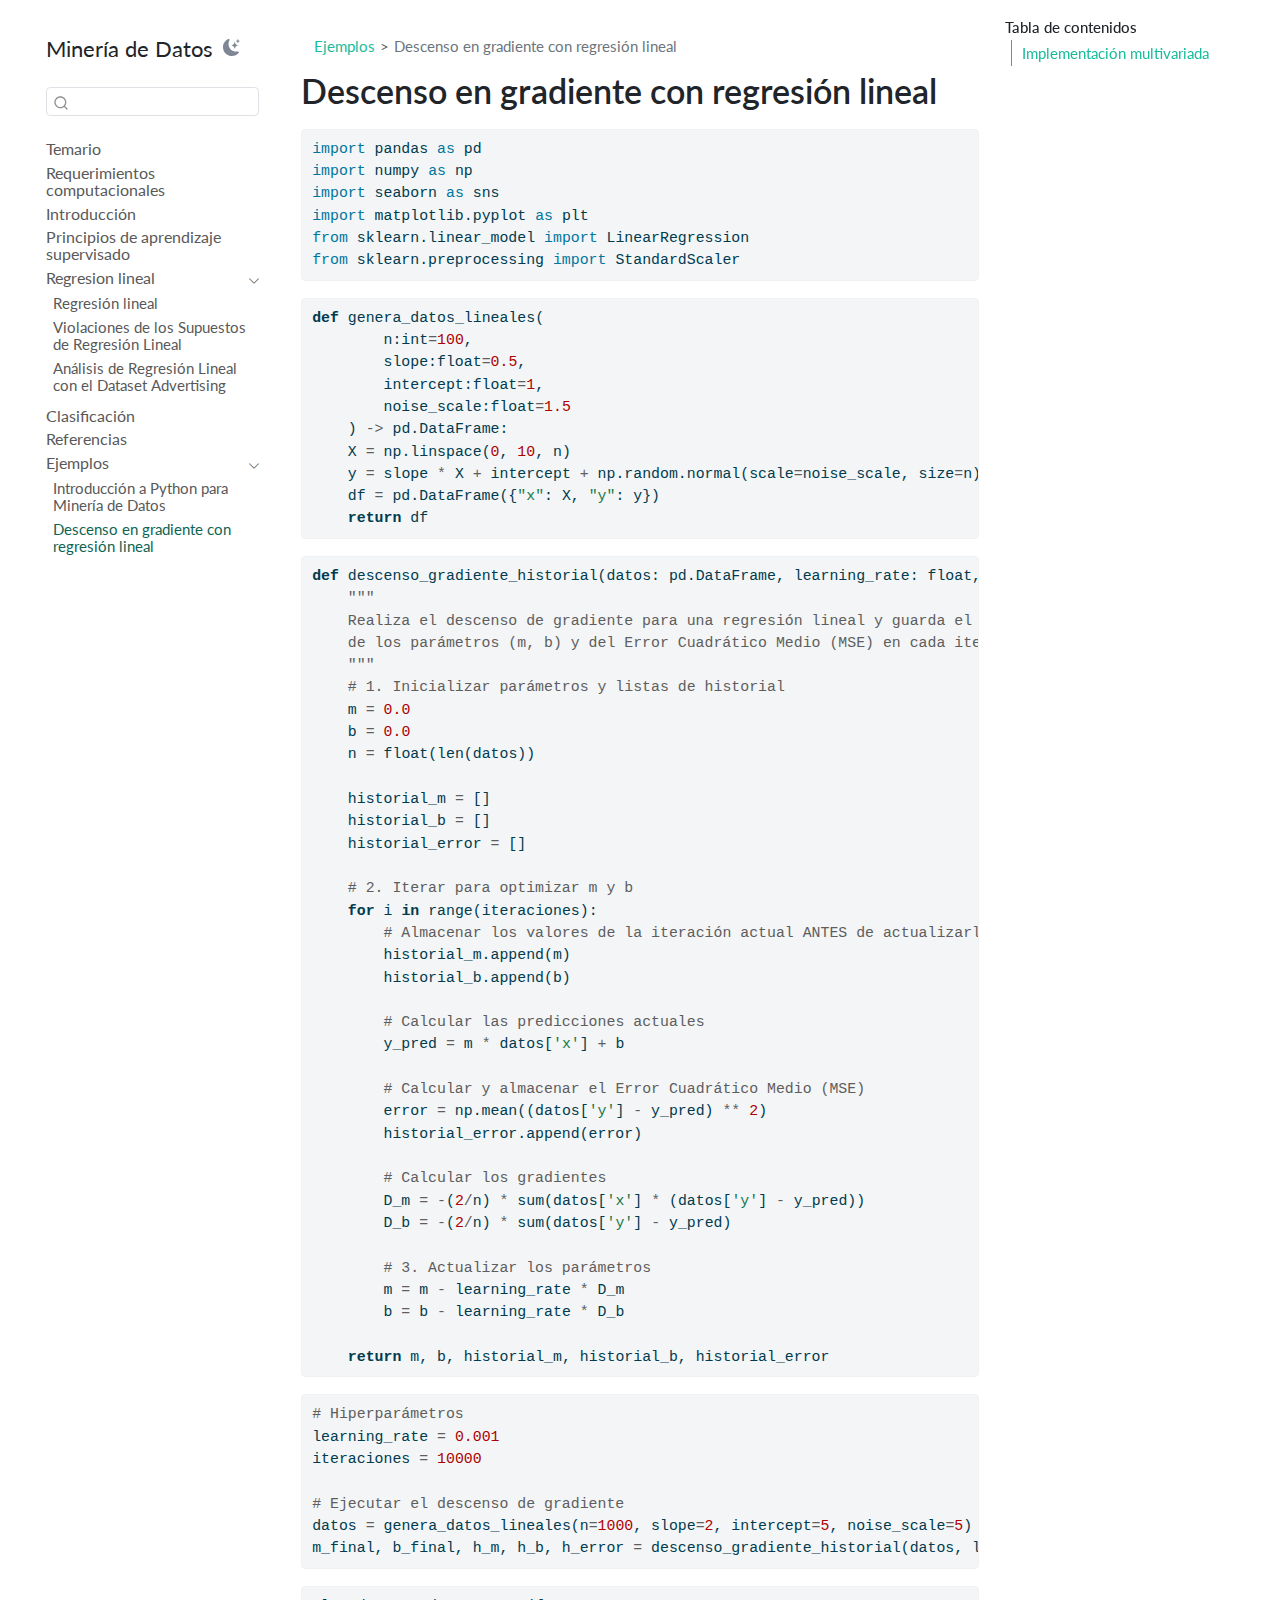
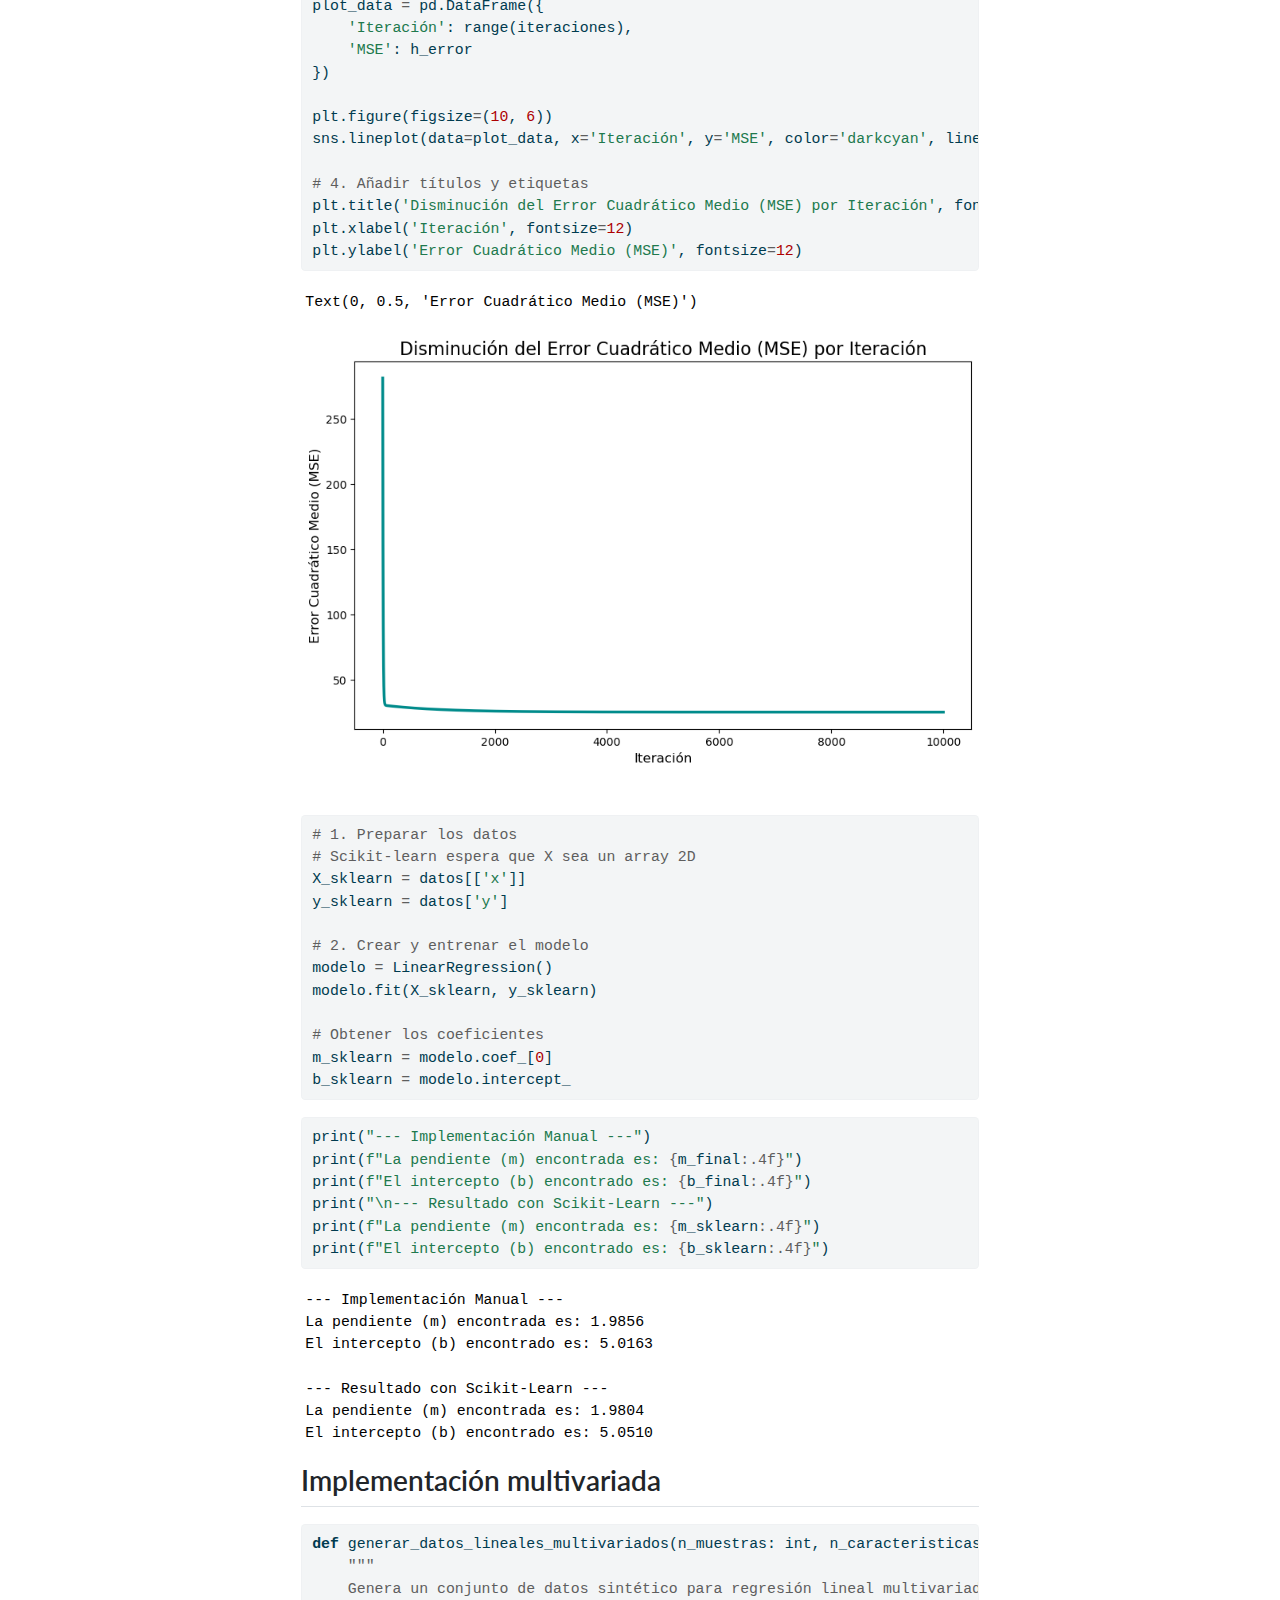
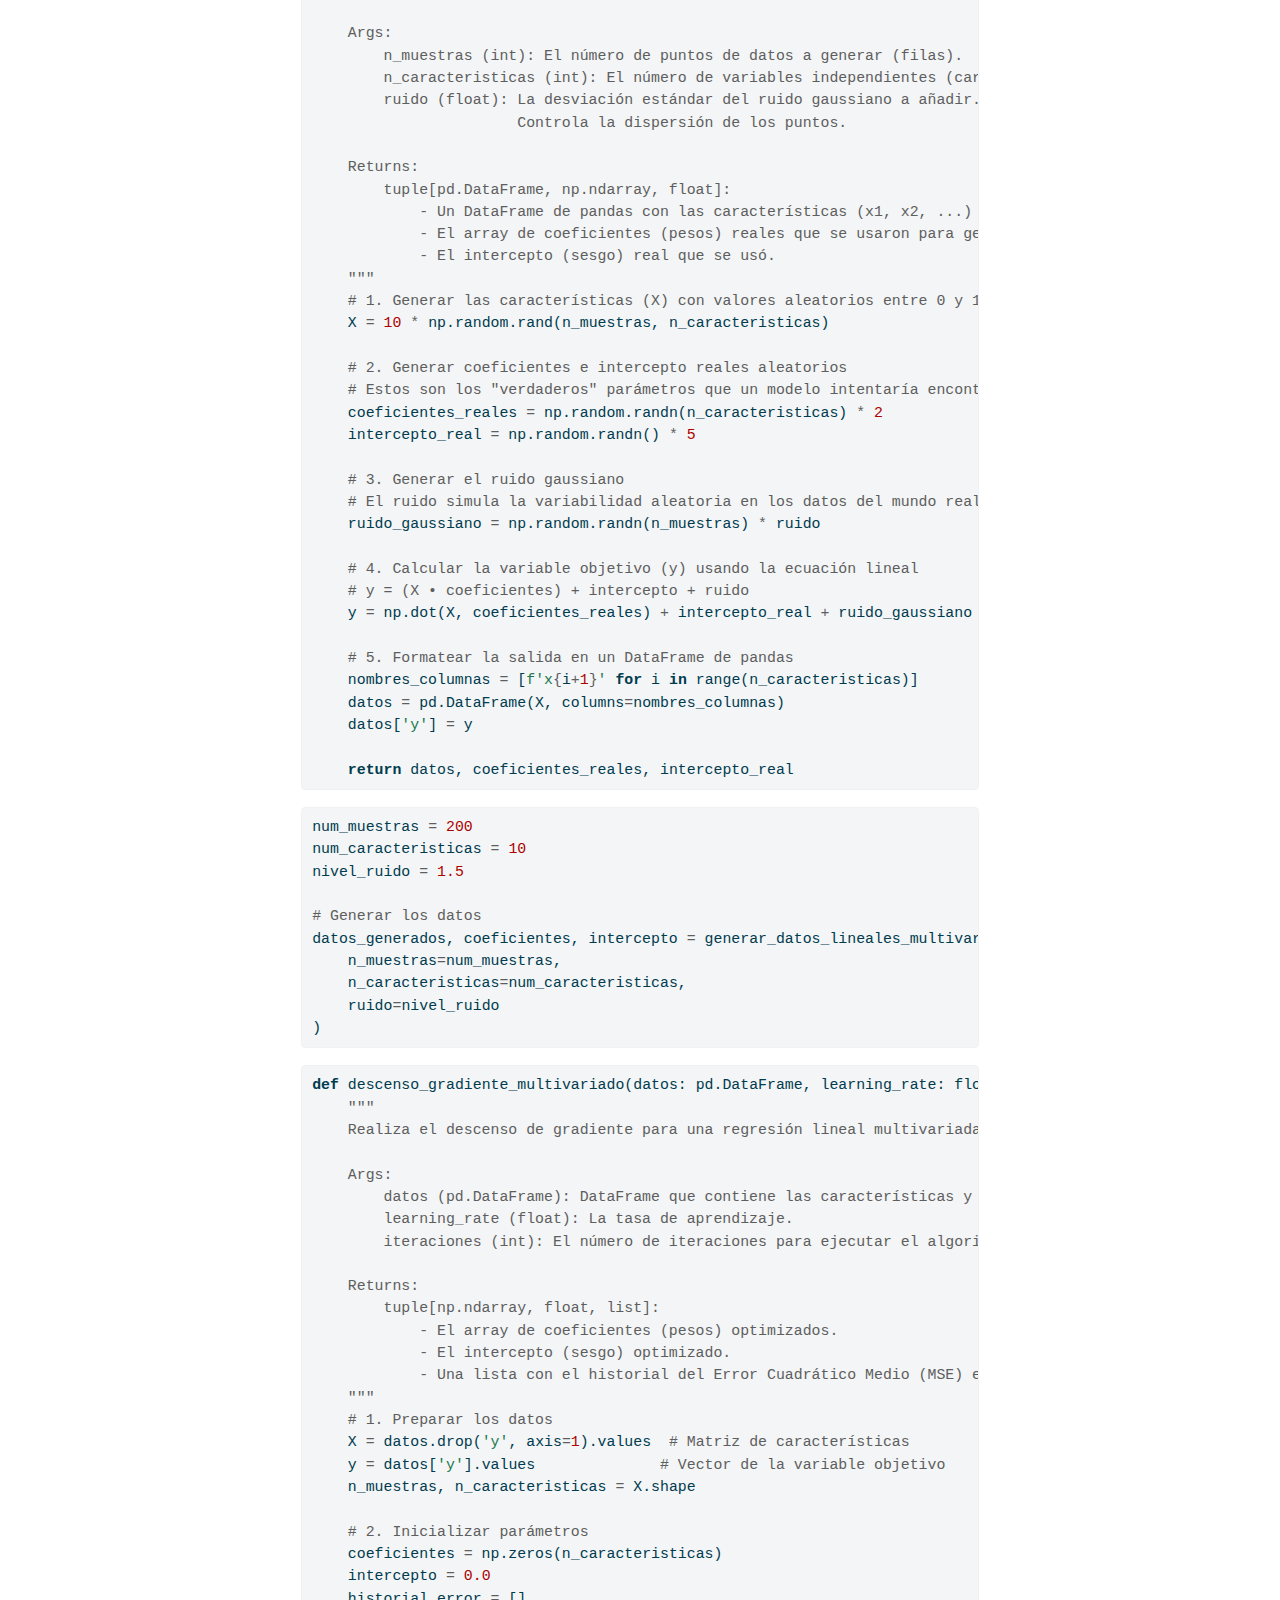
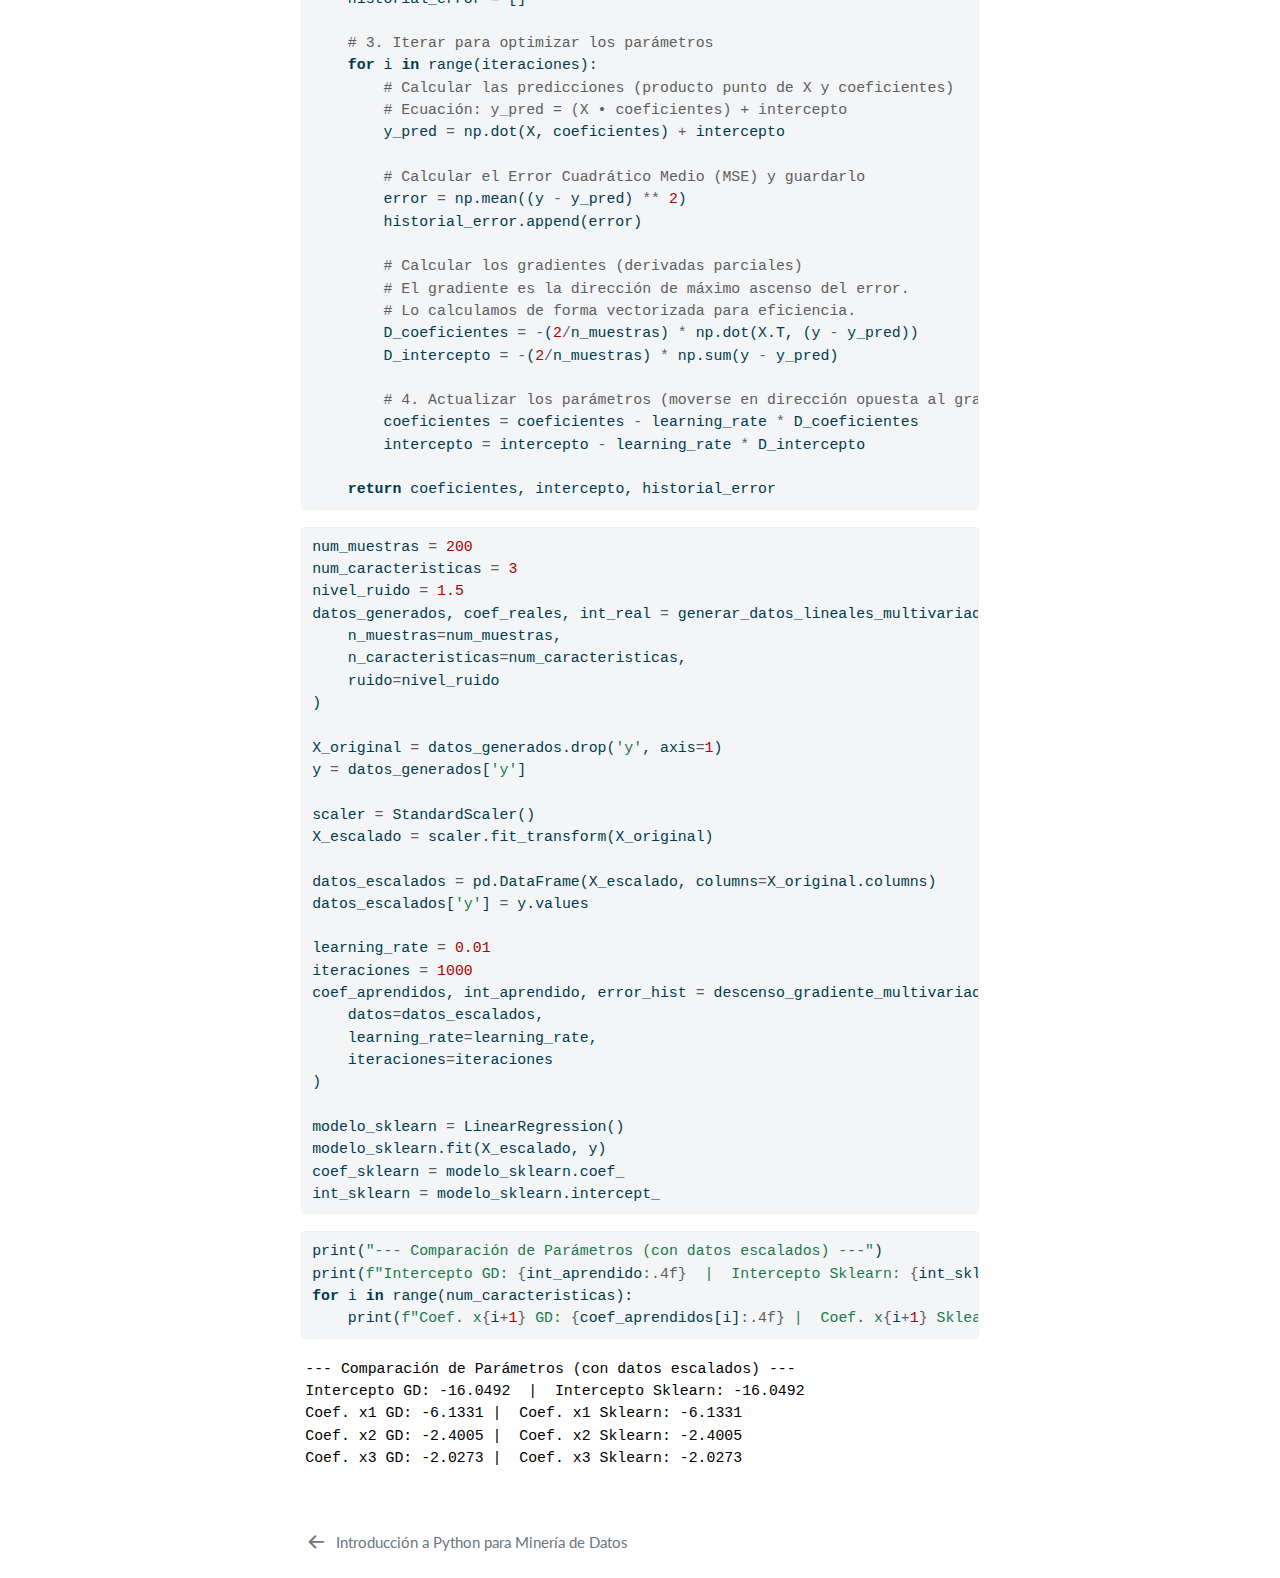
<file: docs/regresion_lineal.html>
<!DOCTYPE html>
<html xmlns="http://www.w3.org/1999/xhtml" lang="es" xml:lang="es"><head>

<meta charset="utf-8">
<meta name="generator" content="quarto-1.7.32">

<meta name="viewport" content="width=device-width, initial-scale=1.0, user-scalable=yes">


<title>Descenso en gradiente con regresión lineal – Minería de Datos</title>
<style>
code{white-space: pre-wrap;}
span.smallcaps{font-variant: small-caps;}
div.columns{display: flex; gap: min(4vw, 1.5em);}
div.column{flex: auto; overflow-x: auto;}
div.hanging-indent{margin-left: 1.5em; text-indent: -1.5em;}
ul.task-list{list-style: none;}
ul.task-list li input[type="checkbox"] {
  width: 0.8em;
  margin: 0 0.8em 0.2em -1em; /* quarto-specific, see https://github.com/quarto-dev/quarto-cli/issues/4556 */ 
  vertical-align: middle;
}
/* CSS for syntax highlighting */
html { -webkit-text-size-adjust: 100%; }
pre > code.sourceCode { white-space: pre; position: relative; }
pre > code.sourceCode > span { display: inline-block; line-height: 1.25; }
pre > code.sourceCode > span:empty { height: 1.2em; }
.sourceCode { overflow: visible; }
code.sourceCode > span { color: inherit; text-decoration: inherit; }
div.sourceCode { margin: 1em 0; }
pre.sourceCode { margin: 0; }
@media screen {
div.sourceCode { overflow: auto; }
}
@media print {
pre > code.sourceCode { white-space: pre-wrap; }
pre > code.sourceCode > span { text-indent: -5em; padding-left: 5em; }
}
pre.numberSource code
  { counter-reset: source-line 0; }
pre.numberSource code > span
  { position: relative; left: -4em; counter-increment: source-line; }
pre.numberSource code > span > a:first-child::before
  { content: counter(source-line);
    position: relative; left: -1em; text-align: right; vertical-align: baseline;
    border: none; display: inline-block;
    -webkit-touch-callout: none; -webkit-user-select: none;
    -khtml-user-select: none; -moz-user-select: none;
    -ms-user-select: none; user-select: none;
    padding: 0 4px; width: 4em;
  }
pre.numberSource { margin-left: 3em;  padding-left: 4px; }
div.sourceCode
  {   }
@media screen {
pre > code.sourceCode > span > a:first-child::before { text-decoration: underline; }
}
</style>


<script src="site_libs/quarto-nav/quarto-nav.js"></script>
<script src="site_libs/quarto-nav/headroom.min.js"></script>
<script src="site_libs/clipboard/clipboard.min.js"></script>
<script src="site_libs/quarto-search/autocomplete.umd.js"></script>
<script src="site_libs/quarto-search/fuse.min.js"></script>
<script src="site_libs/quarto-search/quarto-search.js"></script>
<meta name="quarto:offset" content="./">
<link href="./introduccion.html" rel="prev">
<script src="site_libs/quarto-html/quarto.js" type="module"></script>
<script src="site_libs/quarto-html/tabsets/tabsets.js" type="module"></script>
<script src="site_libs/quarto-html/popper.min.js"></script>
<script src="site_libs/quarto-html/tippy.umd.min.js"></script>
<script src="site_libs/quarto-html/anchor.min.js"></script>
<link href="site_libs/quarto-html/tippy.css" rel="stylesheet">
<link href="site_libs/quarto-html/quarto-syntax-highlighting-37eea08aefeeee20ff55810ff984fec1.css" rel="stylesheet" class="quarto-color-scheme" id="quarto-text-highlighting-styles">
<link href="site_libs/quarto-html/quarto-syntax-highlighting-dark-2fef5ea3f8957b3e4ecc936fc74692ca.css" rel="stylesheet" class="quarto-color-scheme quarto-color-alternate" id="quarto-text-highlighting-styles">
<link href="site_libs/quarto-html/quarto-syntax-highlighting-37eea08aefeeee20ff55810ff984fec1.css" rel="stylesheet" class="quarto-color-scheme-extra" id="quarto-text-highlighting-styles">
<script src="site_libs/bootstrap/bootstrap.min.js"></script>
<link href="site_libs/bootstrap/bootstrap-icons.css" rel="stylesheet">
<link href="site_libs/bootstrap/bootstrap-2453fe3dad938b07a2e5eff64ea8abce.min.css" rel="stylesheet" append-hash="true" class="quarto-color-scheme" id="quarto-bootstrap" data-mode="light">
<link href="site_libs/bootstrap/bootstrap-dark-c1367505ed6638c8d4e510e1459ae853.min.css" rel="stylesheet" append-hash="true" class="quarto-color-scheme quarto-color-alternate" id="quarto-bootstrap" data-mode="dark">
<link href="site_libs/bootstrap/bootstrap-2453fe3dad938b07a2e5eff64ea8abce.min.css" rel="stylesheet" append-hash="true" class="quarto-color-scheme-extra" id="quarto-bootstrap" data-mode="light">
<script id="quarto-search-options" type="application/json">{
  "location": "sidebar",
  "copy-button": false,
  "collapse-after": 3,
  "panel-placement": "start",
  "type": "textbox",
  "limit": 50,
  "keyboard-shortcut": [
    "f",
    "/",
    "s"
  ],
  "show-item-context": false,
  "language": {
    "search-no-results-text": "Sin resultados",
    "search-matching-documents-text": "documentos encontrados",
    "search-copy-link-title": "Copiar el enlace en la búsqueda",
    "search-hide-matches-text": "Ocultar resultados adicionales",
    "search-more-match-text": "resultado adicional en este documento",
    "search-more-matches-text": "resultados adicionales en este documento",
    "search-clear-button-title": "Borrar",
    "search-text-placeholder": "",
    "search-detached-cancel-button-title": "Cancelar",
    "search-submit-button-title": "Enviar",
    "search-label": "Buscar"
  }
}</script>


<meta property="og:title" content="Descenso en gradiente con regresión lineal – Minería de Datos">
<meta property="og:image" content="regresion_lineal_files/figure-html/cell-6-output-2.png">
<meta property="og:site_name" content="Minería de Datos">
</head>

<body class="nav-sidebar floating quarto-light"><script id="quarto-html-before-body" type="application/javascript">
    const toggleBodyColorMode = (bsSheetEl) => {
      const mode = bsSheetEl.getAttribute("data-mode");
      const bodyEl = window.document.querySelector("body");
      if (mode === "dark") {
        bodyEl.classList.add("quarto-dark");
        bodyEl.classList.remove("quarto-light");
      } else {
        bodyEl.classList.add("quarto-light");
        bodyEl.classList.remove("quarto-dark");
      }
    }
    const toggleBodyColorPrimary = () => {
      const bsSheetEl = window.document.querySelector("link#quarto-bootstrap:not([rel=disabled-stylesheet])");
      if (bsSheetEl) {
        toggleBodyColorMode(bsSheetEl);
      }
    }
    const setColorSchemeToggle = (alternate) => {
      const toggles = window.document.querySelectorAll('.quarto-color-scheme-toggle');
      for (let i=0; i < toggles.length; i++) {
        const toggle = toggles[i];
        if (toggle) {
          if (alternate) {
            toggle.classList.add("alternate");
          } else {
            toggle.classList.remove("alternate");
          }
        }
      }
    };
    const toggleColorMode = (alternate) => {
      // Switch the stylesheets
      const primaryStylesheets = window.document.querySelectorAll('link.quarto-color-scheme:not(.quarto-color-alternate)');
      const alternateStylesheets = window.document.querySelectorAll('link.quarto-color-scheme.quarto-color-alternate');
      manageTransitions('#quarto-margin-sidebar .nav-link', false);
      if (alternate) {
        // note: dark is layered on light, we don't disable primary!
        enableStylesheet(alternateStylesheets);
        for (const sheetNode of alternateStylesheets) {
          if (sheetNode.id === "quarto-bootstrap") {
            toggleBodyColorMode(sheetNode);
          }
        }
      } else {
        disableStylesheet(alternateStylesheets);
        enableStylesheet(primaryStylesheets)
        toggleBodyColorPrimary();
      }
      manageTransitions('#quarto-margin-sidebar .nav-link', true);
      // Switch the toggles
      setColorSchemeToggle(alternate)
      // Hack to workaround the fact that safari doesn't
      // properly recolor the scrollbar when toggling (#1455)
      if (navigator.userAgent.indexOf('Safari') > 0 && navigator.userAgent.indexOf('Chrome') == -1) {
        manageTransitions("body", false);
        window.scrollTo(0, 1);
        setTimeout(() => {
          window.scrollTo(0, 0);
          manageTransitions("body", true);
        }, 40);
      }
    }
    const disableStylesheet = (stylesheets) => {
      for (let i=0; i < stylesheets.length; i++) {
        const stylesheet = stylesheets[i];
        stylesheet.rel = 'disabled-stylesheet';
      }
    }
    const enableStylesheet = (stylesheets) => {
      for (let i=0; i < stylesheets.length; i++) {
        const stylesheet = stylesheets[i];
        if(stylesheet.rel !== 'stylesheet') { // for Chrome, which will still FOUC without this check
          stylesheet.rel = 'stylesheet';
        }
      }
    }
    const manageTransitions = (selector, allowTransitions) => {
      const els = window.document.querySelectorAll(selector);
      for (let i=0; i < els.length; i++) {
        const el = els[i];
        if (allowTransitions) {
          el.classList.remove('notransition');
        } else {
          el.classList.add('notransition');
        }
      }
    }
    const isFileUrl = () => {
      return window.location.protocol === 'file:';
    }
    const hasAlternateSentinel = () => {
      let styleSentinel = getColorSchemeSentinel();
      if (styleSentinel !== null) {
        return styleSentinel === "alternate";
      } else {
        return false;
      }
    }
    const setStyleSentinel = (alternate) => {
      const value = alternate ? "alternate" : "default";
      if (!isFileUrl()) {
        window.localStorage.setItem("quarto-color-scheme", value);
      } else {
        localAlternateSentinel = value;
      }
    }
    const getColorSchemeSentinel = () => {
      if (!isFileUrl()) {
        const storageValue = window.localStorage.getItem("quarto-color-scheme");
        return storageValue != null ? storageValue : localAlternateSentinel;
      } else {
        return localAlternateSentinel;
      }
    }
    const toggleGiscusIfUsed = (isAlternate, darkModeDefault) => {
      const baseTheme = document.querySelector('#giscus-base-theme')?.value ?? 'light';
      const alternateTheme = document.querySelector('#giscus-alt-theme')?.value ?? 'dark';
      let newTheme = '';
      if(authorPrefersDark) {
        newTheme = isAlternate ? baseTheme : alternateTheme;
      } else {
        newTheme = isAlternate ? alternateTheme : baseTheme;
      }
      const changeGiscusTheme = () => {
        // From: https://github.com/giscus/giscus/issues/336
        const sendMessage = (message) => {
          const iframe = document.querySelector('iframe.giscus-frame');
          if (!iframe) return;
          iframe.contentWindow.postMessage({ giscus: message }, 'https://giscus.app');
        }
        sendMessage({
          setConfig: {
            theme: newTheme
          }
        });
      }
      const isGiscussLoaded = window.document.querySelector('iframe.giscus-frame') !== null;
      if (isGiscussLoaded) {
        changeGiscusTheme();
      }
    };
    const authorPrefersDark = false;
    const darkModeDefault = authorPrefersDark;
      document.querySelector('link#quarto-text-highlighting-styles.quarto-color-scheme-extra').rel = 'disabled-stylesheet';
      document.querySelector('link#quarto-bootstrap.quarto-color-scheme-extra').rel = 'disabled-stylesheet';
    let localAlternateSentinel = darkModeDefault ? 'alternate' : 'default';
    // Dark / light mode switch
    window.quartoToggleColorScheme = () => {
      // Read the current dark / light value
      let toAlternate = !hasAlternateSentinel();
      toggleColorMode(toAlternate);
      setStyleSentinel(toAlternate);
      toggleGiscusIfUsed(toAlternate, darkModeDefault);
      window.dispatchEvent(new Event('resize'));
    };
    // Switch to dark mode if need be
    if (hasAlternateSentinel()) {
      toggleColorMode(true);
    } else {
      toggleColorMode(false);
    }
  </script>

<div id="quarto-search-results"></div>
  <header id="quarto-header" class="headroom fixed-top">
  <nav class="quarto-secondary-nav">
    <div class="container-fluid d-flex">
      <button type="button" class="quarto-btn-toggle btn" data-bs-toggle="collapse" role="button" data-bs-target=".quarto-sidebar-collapse-item" aria-controls="quarto-sidebar" aria-expanded="false" aria-label="Alternar barra lateral" onclick="if (window.quartoToggleHeadroom) { window.quartoToggleHeadroom(); }">
        <i class="bi bi-layout-text-sidebar-reverse"></i>
      </button>
        <nav class="quarto-page-breadcrumbs" aria-label="breadcrumb"><ol class="breadcrumb"><li class="breadcrumb-item"><a href="./introduccion.html">Ejemplos</a></li><li class="breadcrumb-item"><a href="./regresion_lineal.html"><span class="chapter-title">Descenso en gradiente con regresión lineal</span></a></li></ol></nav>
        <a class="flex-grow-1" role="navigation" data-bs-toggle="collapse" data-bs-target=".quarto-sidebar-collapse-item" aria-controls="quarto-sidebar" aria-expanded="false" aria-label="Alternar barra lateral" onclick="if (window.quartoToggleHeadroom) { window.quartoToggleHeadroom(); }">      
        </a>
      <button type="button" class="btn quarto-search-button" aria-label="Buscar" onclick="window.quartoOpenSearch();">
        <i class="bi bi-search"></i>
      </button>
    </div>
  </nav>
</header>
<!-- content -->
<div id="quarto-content" class="quarto-container page-columns page-rows-contents page-layout-article">
<!-- sidebar -->
  <nav id="quarto-sidebar" class="sidebar collapse collapse-horizontal quarto-sidebar-collapse-item sidebar-navigation floating overflow-auto">
    <div class="pt-lg-2 mt-2 text-left sidebar-header">
    <div class="sidebar-title mb-0 py-0">
      <a href="./">Minería de Datos</a> 
        <div class="sidebar-tools-main">
  <a href="" class="quarto-color-scheme-toggle quarto-navigation-tool  px-1" onclick="window.quartoToggleColorScheme(); return false;" title="Alternar modo oscuro"><i class="bi"></i></a>
</div>
    </div>
      </div>
        <div class="mt-2 flex-shrink-0 align-items-center">
        <div class="sidebar-search">
        <div id="quarto-search" class="" title="Buscar"></div>
        </div>
        </div>
    <div class="sidebar-menu-container"> 
    <ul class="list-unstyled mt-1">
        <li class="sidebar-item">
  <div class="sidebar-item-container"> 
  <a href="./index.html" class="sidebar-item-text sidebar-link">
 <span class="menu-text">Temario</span></a>
  </div>
</li>
        <li class="sidebar-item">
  <div class="sidebar-item-container"> 
  <a href="./00-requerimientos-computacion.html" class="sidebar-item-text sidebar-link"><span class="chapter-title">Requerimientos computacionales</span></a>
  </div>
</li>
        <li class="sidebar-item">
  <div class="sidebar-item-container"> 
  <a href="./01-introduccion.html" class="sidebar-item-text sidebar-link"><span class="chapter-title">Introducción</span></a>
  </div>
</li>
        <li class="sidebar-item">
  <div class="sidebar-item-container"> 
  <a href="./02-principios.html" class="sidebar-item-text sidebar-link"><span class="chapter-title">Principios de aprendizaje supervisado</span></a>
  </div>
</li>
        <li class="sidebar-item sidebar-item-section">
      <div class="sidebar-item-container"> 
            <a class="sidebar-item-text sidebar-link text-start" data-bs-toggle="collapse" data-bs-target="#quarto-sidebar-section-1" role="navigation" aria-expanded="true">
 <span class="menu-text">Regresion lineal</span></a>
          <a class="sidebar-item-toggle text-start" data-bs-toggle="collapse" data-bs-target="#quarto-sidebar-section-1" role="navigation" aria-expanded="true" aria-label="Alternar sección">
            <i class="bi bi-chevron-right ms-2"></i>
          </a> 
      </div>
      <ul id="quarto-sidebar-section-1" class="collapse list-unstyled sidebar-section depth1 show">  
          <li class="sidebar-item">
  <div class="sidebar-item-container"> 
  <a href="./03-regresion_lineal.html" class="sidebar-item-text sidebar-link"><span class="chapter-title">Regresión lineal</span></a>
  </div>
</li>
          <li class="sidebar-item">
  <div class="sidebar-item-container"> 
  <a href="./violaciones_supuestos_regresion.html" class="sidebar-item-text sidebar-link"><span class="chapter-title">Violaciones de los Supuestos de Regresión Lineal</span></a>
  </div>
</li>
          <li class="sidebar-item">
  <div class="sidebar-item-container"> 
  <a href="./analisis_advertising_dataset.html" class="sidebar-item-text sidebar-link"><span class="chapter-title">Análisis de Regresión Lineal con el Dataset Advertising</span></a>
  </div>
</li>
      </ul>
  </li>
        <li class="sidebar-item">
  <div class="sidebar-item-container"> 
  <a href="./04-clasificacion.html" class="sidebar-item-text sidebar-link"><span class="chapter-title">Clasificación</span></a>
  </div>
</li>
        <li class="sidebar-item">
  <div class="sidebar-item-container"> 
  <a href="./references.html" class="sidebar-item-text sidebar-link">
 <span class="menu-text">Referencias</span></a>
  </div>
</li>
        <li class="sidebar-item sidebar-item-section">
      <div class="sidebar-item-container"> 
            <a class="sidebar-item-text sidebar-link text-start" data-bs-toggle="collapse" data-bs-target="#quarto-sidebar-section-2" role="navigation" aria-expanded="true">
 <span class="menu-text">Ejemplos</span></a>
          <a class="sidebar-item-toggle text-start" data-bs-toggle="collapse" data-bs-target="#quarto-sidebar-section-2" role="navigation" aria-expanded="true" aria-label="Alternar sección">
            <i class="bi bi-chevron-right ms-2"></i>
          </a> 
      </div>
      <ul id="quarto-sidebar-section-2" class="collapse list-unstyled sidebar-section depth1 show">  
          <li class="sidebar-item">
  <div class="sidebar-item-container"> 
  <a href="./introduccion.html" class="sidebar-item-text sidebar-link"><span class="chapter-title">Introducción a Python para Minería de Datos</span></a>
  </div>
</li>
          <li class="sidebar-item">
  <div class="sidebar-item-container"> 
  <a href="./regresion_lineal.html" class="sidebar-item-text sidebar-link active"><span class="chapter-title">Descenso en gradiente con regresión lineal</span></a>
  </div>
</li>
      </ul>
  </li>
    </ul>
    </div>
</nav>
<div id="quarto-sidebar-glass" class="quarto-sidebar-collapse-item" data-bs-toggle="collapse" data-bs-target=".quarto-sidebar-collapse-item"></div>
<!-- margin-sidebar -->
    <div id="quarto-margin-sidebar" class="sidebar margin-sidebar">
        <nav id="TOC" role="doc-toc" class="toc-active">
    <h2 id="toc-title">Tabla de contenidos</h2>
   
  <ul>
  <li><a href="#implementación-multivariada" id="toc-implementación-multivariada" class="nav-link active" data-scroll-target="#implementación-multivariada">Implementación multivariada</a></li>
  </ul>
</nav>
    </div>
<!-- main -->
<main class="content" id="quarto-document-content">


<header id="title-block-header" class="quarto-title-block default"><nav class="quarto-page-breadcrumbs quarto-title-breadcrumbs d-none d-lg-block" aria-label="breadcrumb"><ol class="breadcrumb"><li class="breadcrumb-item"><a href="./introduccion.html">Ejemplos</a></li><li class="breadcrumb-item"><a href="./regresion_lineal.html"><span class="chapter-title">Descenso en gradiente con regresión lineal</span></a></li></ol></nav>
<div class="quarto-title">
<h1 class="title"><span class="chapter-title">Descenso en gradiente con regresión lineal</span></h1>
</div>



<div class="quarto-title-meta">

    
  
    
  </div>
  


</header>


<div id="b5013b3e" class="cell" data-execution_count="1">
<div class="sourceCode cell-code" id="cb1"><pre class="sourceCode python code-with-copy"><code class="sourceCode python"><span id="cb1-1"><a href="#cb1-1" aria-hidden="true" tabindex="-1"></a><span class="im">import</span> pandas <span class="im">as</span> pd</span>
<span id="cb1-2"><a href="#cb1-2" aria-hidden="true" tabindex="-1"></a><span class="im">import</span> numpy <span class="im">as</span> np</span>
<span id="cb1-3"><a href="#cb1-3" aria-hidden="true" tabindex="-1"></a><span class="im">import</span> seaborn <span class="im">as</span> sns</span>
<span id="cb1-4"><a href="#cb1-4" aria-hidden="true" tabindex="-1"></a><span class="im">import</span> matplotlib.pyplot <span class="im">as</span> plt</span>
<span id="cb1-5"><a href="#cb1-5" aria-hidden="true" tabindex="-1"></a><span class="im">from</span> sklearn.linear_model <span class="im">import</span> LinearRegression</span>
<span id="cb1-6"><a href="#cb1-6" aria-hidden="true" tabindex="-1"></a><span class="im">from</span> sklearn.preprocessing <span class="im">import</span> StandardScaler</span></code><button title="Copiar al portapapeles" class="code-copy-button"><i class="bi"></i></button></pre></div>
</div>
<div id="602c476a" class="cell" data-execution_count="2">
<div class="sourceCode cell-code" id="cb2"><pre class="sourceCode python code-with-copy"><code class="sourceCode python"><span id="cb2-1"><a href="#cb2-1" aria-hidden="true" tabindex="-1"></a><span class="kw">def</span> genera_datos_lineales(</span>
<span id="cb2-2"><a href="#cb2-2" aria-hidden="true" tabindex="-1"></a>        n:<span class="bu">int</span><span class="op">=</span><span class="dv">100</span>,</span>
<span id="cb2-3"><a href="#cb2-3" aria-hidden="true" tabindex="-1"></a>        slope:<span class="bu">float</span><span class="op">=</span><span class="fl">0.5</span>,</span>
<span id="cb2-4"><a href="#cb2-4" aria-hidden="true" tabindex="-1"></a>        intercept:<span class="bu">float</span><span class="op">=</span><span class="dv">1</span>,</span>
<span id="cb2-5"><a href="#cb2-5" aria-hidden="true" tabindex="-1"></a>        noise_scale:<span class="bu">float</span><span class="op">=</span><span class="fl">1.5</span></span>
<span id="cb2-6"><a href="#cb2-6" aria-hidden="true" tabindex="-1"></a>    ) <span class="op">-&gt;</span> pd.DataFrame:</span>
<span id="cb2-7"><a href="#cb2-7" aria-hidden="true" tabindex="-1"></a>    X <span class="op">=</span> np.linspace(<span class="dv">0</span>, <span class="dv">10</span>, n)</span>
<span id="cb2-8"><a href="#cb2-8" aria-hidden="true" tabindex="-1"></a>    y <span class="op">=</span> slope <span class="op">*</span> X <span class="op">+</span> intercept <span class="op">+</span> np.random.normal(scale<span class="op">=</span>noise_scale, size<span class="op">=</span>n)</span>
<span id="cb2-9"><a href="#cb2-9" aria-hidden="true" tabindex="-1"></a>    df <span class="op">=</span> pd.DataFrame({<span class="st">"x"</span>: X, <span class="st">"y"</span>: y})</span>
<span id="cb2-10"><a href="#cb2-10" aria-hidden="true" tabindex="-1"></a>    <span class="cf">return</span> df</span></code><button title="Copiar al portapapeles" class="code-copy-button"><i class="bi"></i></button></pre></div>
</div>
<div id="a92ee5f3" class="cell" data-execution_count="3">
<div class="sourceCode cell-code" id="cb3"><pre class="sourceCode python code-with-copy"><code class="sourceCode python"><span id="cb3-1"><a href="#cb3-1" aria-hidden="true" tabindex="-1"></a><span class="kw">def</span> descenso_gradiente_historial(datos: pd.DataFrame, learning_rate: <span class="bu">float</span>, iteraciones: <span class="bu">int</span>) <span class="op">-&gt;</span> <span class="bu">tuple</span>[<span class="bu">float</span>, <span class="bu">float</span>, <span class="bu">list</span>, <span class="bu">list</span>, <span class="bu">list</span>]:</span>
<span id="cb3-2"><a href="#cb3-2" aria-hidden="true" tabindex="-1"></a>    <span class="co">"""</span></span>
<span id="cb3-3"><a href="#cb3-3" aria-hidden="true" tabindex="-1"></a><span class="co">    Realiza el descenso de gradiente para una regresión lineal y guarda el historial</span></span>
<span id="cb3-4"><a href="#cb3-4" aria-hidden="true" tabindex="-1"></a><span class="co">    de los parámetros (m, b) y del Error Cuadrático Medio (MSE) en cada iteración.</span></span>
<span id="cb3-5"><a href="#cb3-5" aria-hidden="true" tabindex="-1"></a><span class="co">    """</span></span>
<span id="cb3-6"><a href="#cb3-6" aria-hidden="true" tabindex="-1"></a>    <span class="co"># 1. Inicializar parámetros y listas de historial</span></span>
<span id="cb3-7"><a href="#cb3-7" aria-hidden="true" tabindex="-1"></a>    m <span class="op">=</span> <span class="fl">0.0</span></span>
<span id="cb3-8"><a href="#cb3-8" aria-hidden="true" tabindex="-1"></a>    b <span class="op">=</span> <span class="fl">0.0</span></span>
<span id="cb3-9"><a href="#cb3-9" aria-hidden="true" tabindex="-1"></a>    n <span class="op">=</span> <span class="bu">float</span>(<span class="bu">len</span>(datos))</span>
<span id="cb3-10"><a href="#cb3-10" aria-hidden="true" tabindex="-1"></a></span>
<span id="cb3-11"><a href="#cb3-11" aria-hidden="true" tabindex="-1"></a>    historial_m <span class="op">=</span> []</span>
<span id="cb3-12"><a href="#cb3-12" aria-hidden="true" tabindex="-1"></a>    historial_b <span class="op">=</span> []</span>
<span id="cb3-13"><a href="#cb3-13" aria-hidden="true" tabindex="-1"></a>    historial_error <span class="op">=</span> []</span>
<span id="cb3-14"><a href="#cb3-14" aria-hidden="true" tabindex="-1"></a></span>
<span id="cb3-15"><a href="#cb3-15" aria-hidden="true" tabindex="-1"></a>    <span class="co"># 2. Iterar para optimizar m y b</span></span>
<span id="cb3-16"><a href="#cb3-16" aria-hidden="true" tabindex="-1"></a>    <span class="cf">for</span> i <span class="kw">in</span> <span class="bu">range</span>(iteraciones):</span>
<span id="cb3-17"><a href="#cb3-17" aria-hidden="true" tabindex="-1"></a>        <span class="co"># Almacenar los valores de la iteración actual ANTES de actualizarlos</span></span>
<span id="cb3-18"><a href="#cb3-18" aria-hidden="true" tabindex="-1"></a>        historial_m.append(m)</span>
<span id="cb3-19"><a href="#cb3-19" aria-hidden="true" tabindex="-1"></a>        historial_b.append(b)</span>
<span id="cb3-20"><a href="#cb3-20" aria-hidden="true" tabindex="-1"></a></span>
<span id="cb3-21"><a href="#cb3-21" aria-hidden="true" tabindex="-1"></a>        <span class="co"># Calcular las predicciones actuales</span></span>
<span id="cb3-22"><a href="#cb3-22" aria-hidden="true" tabindex="-1"></a>        y_pred <span class="op">=</span> m <span class="op">*</span> datos[<span class="st">'x'</span>] <span class="op">+</span> b</span>
<span id="cb3-23"><a href="#cb3-23" aria-hidden="true" tabindex="-1"></a></span>
<span id="cb3-24"><a href="#cb3-24" aria-hidden="true" tabindex="-1"></a>        <span class="co"># Calcular y almacenar el Error Cuadrático Medio (MSE)</span></span>
<span id="cb3-25"><a href="#cb3-25" aria-hidden="true" tabindex="-1"></a>        error <span class="op">=</span> np.mean((datos[<span class="st">'y'</span>] <span class="op">-</span> y_pred) <span class="op">**</span> <span class="dv">2</span>)</span>
<span id="cb3-26"><a href="#cb3-26" aria-hidden="true" tabindex="-1"></a>        historial_error.append(error)</span>
<span id="cb3-27"><a href="#cb3-27" aria-hidden="true" tabindex="-1"></a></span>
<span id="cb3-28"><a href="#cb3-28" aria-hidden="true" tabindex="-1"></a>        <span class="co"># Calcular los gradientes</span></span>
<span id="cb3-29"><a href="#cb3-29" aria-hidden="true" tabindex="-1"></a>        D_m <span class="op">=</span> <span class="op">-</span>(<span class="dv">2</span><span class="op">/</span>n) <span class="op">*</span> <span class="bu">sum</span>(datos[<span class="st">'x'</span>] <span class="op">*</span> (datos[<span class="st">'y'</span>] <span class="op">-</span> y_pred))</span>
<span id="cb3-30"><a href="#cb3-30" aria-hidden="true" tabindex="-1"></a>        D_b <span class="op">=</span> <span class="op">-</span>(<span class="dv">2</span><span class="op">/</span>n) <span class="op">*</span> <span class="bu">sum</span>(datos[<span class="st">'y'</span>] <span class="op">-</span> y_pred)</span>
<span id="cb3-31"><a href="#cb3-31" aria-hidden="true" tabindex="-1"></a></span>
<span id="cb3-32"><a href="#cb3-32" aria-hidden="true" tabindex="-1"></a>        <span class="co"># 3. Actualizar los parámetros</span></span>
<span id="cb3-33"><a href="#cb3-33" aria-hidden="true" tabindex="-1"></a>        m <span class="op">=</span> m <span class="op">-</span> learning_rate <span class="op">*</span> D_m</span>
<span id="cb3-34"><a href="#cb3-34" aria-hidden="true" tabindex="-1"></a>        b <span class="op">=</span> b <span class="op">-</span> learning_rate <span class="op">*</span> D_b</span>
<span id="cb3-35"><a href="#cb3-35" aria-hidden="true" tabindex="-1"></a></span>
<span id="cb3-36"><a href="#cb3-36" aria-hidden="true" tabindex="-1"></a>    <span class="cf">return</span> m, b, historial_m, historial_b, historial_error</span></code><button title="Copiar al portapapeles" class="code-copy-button"><i class="bi"></i></button></pre></div>
</div>
<div id="ad24c54f" class="cell" data-execution_count="4">
<div class="sourceCode cell-code" id="cb4"><pre class="sourceCode python code-with-copy"><code class="sourceCode python"><span id="cb4-1"><a href="#cb4-1" aria-hidden="true" tabindex="-1"></a><span class="co"># Hiperparámetros</span></span>
<span id="cb4-2"><a href="#cb4-2" aria-hidden="true" tabindex="-1"></a>learning_rate <span class="op">=</span> <span class="fl">0.001</span></span>
<span id="cb4-3"><a href="#cb4-3" aria-hidden="true" tabindex="-1"></a>iteraciones <span class="op">=</span> <span class="dv">10000</span></span>
<span id="cb4-4"><a href="#cb4-4" aria-hidden="true" tabindex="-1"></a></span>
<span id="cb4-5"><a href="#cb4-5" aria-hidden="true" tabindex="-1"></a><span class="co"># Ejecutar el descenso de gradiente</span></span>
<span id="cb4-6"><a href="#cb4-6" aria-hidden="true" tabindex="-1"></a>datos <span class="op">=</span> genera_datos_lineales(n<span class="op">=</span><span class="dv">1000</span>, slope<span class="op">=</span><span class="dv">2</span>, intercept<span class="op">=</span><span class="dv">5</span>, noise_scale<span class="op">=</span><span class="dv">5</span>)</span>
<span id="cb4-7"><a href="#cb4-7" aria-hidden="true" tabindex="-1"></a>m_final, b_final, h_m, h_b, h_error <span class="op">=</span> descenso_gradiente_historial(datos, learning_rate, iteraciones)</span></code><button title="Copiar al portapapeles" class="code-copy-button"><i class="bi"></i></button></pre></div>
</div>
<div id="3eb8caba" class="cell" data-execution_count="5">
<div class="sourceCode cell-code" id="cb5"><pre class="sourceCode python code-with-copy"><code class="sourceCode python"><span id="cb5-1"><a href="#cb5-1" aria-hidden="true" tabindex="-1"></a>plot_data <span class="op">=</span> pd.DataFrame({</span>
<span id="cb5-2"><a href="#cb5-2" aria-hidden="true" tabindex="-1"></a>    <span class="st">'Iteración'</span>: <span class="bu">range</span>(iteraciones),</span>
<span id="cb5-3"><a href="#cb5-3" aria-hidden="true" tabindex="-1"></a>    <span class="st">'MSE'</span>: h_error</span>
<span id="cb5-4"><a href="#cb5-4" aria-hidden="true" tabindex="-1"></a>})</span>
<span id="cb5-5"><a href="#cb5-5" aria-hidden="true" tabindex="-1"></a></span>
<span id="cb5-6"><a href="#cb5-6" aria-hidden="true" tabindex="-1"></a>plt.figure(figsize<span class="op">=</span>(<span class="dv">10</span>, <span class="dv">6</span>))</span>
<span id="cb5-7"><a href="#cb5-7" aria-hidden="true" tabindex="-1"></a>sns.lineplot(data<span class="op">=</span>plot_data, x<span class="op">=</span><span class="st">'Iteración'</span>, y<span class="op">=</span><span class="st">'MSE'</span>, color<span class="op">=</span><span class="st">'darkcyan'</span>, linewidth<span class="op">=</span><span class="fl">2.5</span>)</span>
<span id="cb5-8"><a href="#cb5-8" aria-hidden="true" tabindex="-1"></a></span>
<span id="cb5-9"><a href="#cb5-9" aria-hidden="true" tabindex="-1"></a><span class="co"># 4. Añadir títulos y etiquetas</span></span>
<span id="cb5-10"><a href="#cb5-10" aria-hidden="true" tabindex="-1"></a>plt.title(<span class="st">'Disminución del Error Cuadrático Medio (MSE) por Iteración'</span>, fontsize<span class="op">=</span><span class="dv">16</span>)</span>
<span id="cb5-11"><a href="#cb5-11" aria-hidden="true" tabindex="-1"></a>plt.xlabel(<span class="st">'Iteración'</span>, fontsize<span class="op">=</span><span class="dv">12</span>)</span>
<span id="cb5-12"><a href="#cb5-12" aria-hidden="true" tabindex="-1"></a>plt.ylabel(<span class="st">'Error Cuadrático Medio (MSE)'</span>, fontsize<span class="op">=</span><span class="dv">12</span>)</span></code><button title="Copiar al portapapeles" class="code-copy-button"><i class="bi"></i></button></pre></div>
<div class="cell-output cell-output-display" data-execution_count="5">
<pre><code>Text(0, 0.5, 'Error Cuadrático Medio (MSE)')</code></pre>
</div>
<div class="cell-output cell-output-display">
<div>
<figure class="figure">
<p><img src="regresion_lineal_files/figure-html/cell-6-output-2.png" class="img-fluid figure-img"></p>
</figure>
</div>
</div>
</div>
<div id="7fd86bf5" class="cell" data-execution_count="6">
<div class="sourceCode cell-code" id="cb7"><pre class="sourceCode python code-with-copy"><code class="sourceCode python"><span id="cb7-1"><a href="#cb7-1" aria-hidden="true" tabindex="-1"></a><span class="co"># 1. Preparar los datos</span></span>
<span id="cb7-2"><a href="#cb7-2" aria-hidden="true" tabindex="-1"></a><span class="co"># Scikit-learn espera que X sea un array 2D</span></span>
<span id="cb7-3"><a href="#cb7-3" aria-hidden="true" tabindex="-1"></a>X_sklearn <span class="op">=</span> datos[[<span class="st">'x'</span>]]</span>
<span id="cb7-4"><a href="#cb7-4" aria-hidden="true" tabindex="-1"></a>y_sklearn <span class="op">=</span> datos[<span class="st">'y'</span>]</span>
<span id="cb7-5"><a href="#cb7-5" aria-hidden="true" tabindex="-1"></a></span>
<span id="cb7-6"><a href="#cb7-6" aria-hidden="true" tabindex="-1"></a><span class="co"># 2. Crear y entrenar el modelo</span></span>
<span id="cb7-7"><a href="#cb7-7" aria-hidden="true" tabindex="-1"></a>modelo <span class="op">=</span> LinearRegression()</span>
<span id="cb7-8"><a href="#cb7-8" aria-hidden="true" tabindex="-1"></a>modelo.fit(X_sklearn, y_sklearn)</span>
<span id="cb7-9"><a href="#cb7-9" aria-hidden="true" tabindex="-1"></a></span>
<span id="cb7-10"><a href="#cb7-10" aria-hidden="true" tabindex="-1"></a><span class="co"># Obtener los coeficientes</span></span>
<span id="cb7-11"><a href="#cb7-11" aria-hidden="true" tabindex="-1"></a>m_sklearn <span class="op">=</span> modelo.coef_[<span class="dv">0</span>]</span>
<span id="cb7-12"><a href="#cb7-12" aria-hidden="true" tabindex="-1"></a>b_sklearn <span class="op">=</span> modelo.intercept_</span></code><button title="Copiar al portapapeles" class="code-copy-button"><i class="bi"></i></button></pre></div>
</div>
<div id="b5241bc0" class="cell" data-execution_count="7">
<div class="sourceCode cell-code" id="cb8"><pre class="sourceCode python code-with-copy"><code class="sourceCode python"><span id="cb8-1"><a href="#cb8-1" aria-hidden="true" tabindex="-1"></a><span class="bu">print</span>(<span class="st">"--- Implementación Manual ---"</span>)</span>
<span id="cb8-2"><a href="#cb8-2" aria-hidden="true" tabindex="-1"></a><span class="bu">print</span>(<span class="ss">f"La pendiente (m) encontrada es: </span><span class="sc">{</span>m_final<span class="sc">:.4f}</span><span class="ss">"</span>)</span>
<span id="cb8-3"><a href="#cb8-3" aria-hidden="true" tabindex="-1"></a><span class="bu">print</span>(<span class="ss">f"El intercepto (b) encontrado es: </span><span class="sc">{</span>b_final<span class="sc">:.4f}</span><span class="ss">"</span>)</span>
<span id="cb8-4"><a href="#cb8-4" aria-hidden="true" tabindex="-1"></a><span class="bu">print</span>(<span class="st">"</span><span class="ch">\n</span><span class="st">--- Resultado con Scikit-Learn ---"</span>)</span>
<span id="cb8-5"><a href="#cb8-5" aria-hidden="true" tabindex="-1"></a><span class="bu">print</span>(<span class="ss">f"La pendiente (m) encontrada es: </span><span class="sc">{</span>m_sklearn<span class="sc">:.4f}</span><span class="ss">"</span>)</span>
<span id="cb8-6"><a href="#cb8-6" aria-hidden="true" tabindex="-1"></a><span class="bu">print</span>(<span class="ss">f"El intercepto (b) encontrado es: </span><span class="sc">{</span>b_sklearn<span class="sc">:.4f}</span><span class="ss">"</span>)</span></code><button title="Copiar al portapapeles" class="code-copy-button"><i class="bi"></i></button></pre></div>
<div class="cell-output cell-output-stdout">
<pre><code>--- Implementación Manual ---
La pendiente (m) encontrada es: 1.9856
El intercepto (b) encontrado es: 5.0163

--- Resultado con Scikit-Learn ---
La pendiente (m) encontrada es: 1.9804
El intercepto (b) encontrado es: 5.0510</code></pre>
</div>
</div>
<section id="implementación-multivariada" class="level2">
<h2 class="anchored" data-anchor-id="implementación-multivariada">Implementación multivariada</h2>
<div id="68c26f14" class="cell" data-execution_count="8">
<div class="sourceCode cell-code" id="cb10"><pre class="sourceCode python code-with-copy"><code class="sourceCode python"><span id="cb10-1"><a href="#cb10-1" aria-hidden="true" tabindex="-1"></a><span class="kw">def</span> generar_datos_lineales_multivariados(n_muestras: <span class="bu">int</span>, n_caracteristicas: <span class="bu">int</span>, ruido: <span class="bu">float</span> <span class="op">=</span> <span class="fl">0.5</span>) <span class="op">-&gt;</span> <span class="bu">tuple</span>[pd.DataFrame, np.ndarray, <span class="bu">float</span>]:</span>
<span id="cb10-2"><a href="#cb10-2" aria-hidden="true" tabindex="-1"></a>    <span class="co">"""</span></span>
<span id="cb10-3"><a href="#cb10-3" aria-hidden="true" tabindex="-1"></a><span class="co">    Genera un conjunto de datos sintético para regresión lineal multivariada.</span></span>
<span id="cb10-4"><a href="#cb10-4" aria-hidden="true" tabindex="-1"></a></span>
<span id="cb10-5"><a href="#cb10-5" aria-hidden="true" tabindex="-1"></a><span class="co">    Args:</span></span>
<span id="cb10-6"><a href="#cb10-6" aria-hidden="true" tabindex="-1"></a><span class="co">        n_muestras (int): El número de puntos de datos a generar (filas).</span></span>
<span id="cb10-7"><a href="#cb10-7" aria-hidden="true" tabindex="-1"></a><span class="co">        n_caracteristicas (int): El número de variables independientes (características).</span></span>
<span id="cb10-8"><a href="#cb10-8" aria-hidden="true" tabindex="-1"></a><span class="co">        ruido (float): La desviación estándar del ruido gaussiano a añadir.</span></span>
<span id="cb10-9"><a href="#cb10-9" aria-hidden="true" tabindex="-1"></a><span class="co">                       Controla la dispersión de los puntos.</span></span>
<span id="cb10-10"><a href="#cb10-10" aria-hidden="true" tabindex="-1"></a></span>
<span id="cb10-11"><a href="#cb10-11" aria-hidden="true" tabindex="-1"></a><span class="co">    Returns:</span></span>
<span id="cb10-12"><a href="#cb10-12" aria-hidden="true" tabindex="-1"></a><span class="co">        tuple[pd.DataFrame, np.ndarray, float]:</span></span>
<span id="cb10-13"><a href="#cb10-13" aria-hidden="true" tabindex="-1"></a><span class="co">            - Un DataFrame de pandas con las características (x1, x2, ...) y la variable objetivo (y).</span></span>
<span id="cb10-14"><a href="#cb10-14" aria-hidden="true" tabindex="-1"></a><span class="co">            - El array de coeficientes (pesos) reales que se usaron para generar los datos.</span></span>
<span id="cb10-15"><a href="#cb10-15" aria-hidden="true" tabindex="-1"></a><span class="co">            - El intercepto (sesgo) real que se usó.</span></span>
<span id="cb10-16"><a href="#cb10-16" aria-hidden="true" tabindex="-1"></a><span class="co">    """</span></span>
<span id="cb10-17"><a href="#cb10-17" aria-hidden="true" tabindex="-1"></a>    <span class="co"># 1. Generar las características (X) con valores aleatorios entre 0 y 10</span></span>
<span id="cb10-18"><a href="#cb10-18" aria-hidden="true" tabindex="-1"></a>    X <span class="op">=</span> <span class="dv">10</span> <span class="op">*</span> np.random.rand(n_muestras, n_caracteristicas)</span>
<span id="cb10-19"><a href="#cb10-19" aria-hidden="true" tabindex="-1"></a></span>
<span id="cb10-20"><a href="#cb10-20" aria-hidden="true" tabindex="-1"></a>    <span class="co"># 2. Generar coeficientes e intercepto reales aleatorios</span></span>
<span id="cb10-21"><a href="#cb10-21" aria-hidden="true" tabindex="-1"></a>    <span class="co"># Estos son los "verdaderos" parámetros que un modelo intentaría encontrar.</span></span>
<span id="cb10-22"><a href="#cb10-22" aria-hidden="true" tabindex="-1"></a>    coeficientes_reales <span class="op">=</span> np.random.randn(n_caracteristicas) <span class="op">*</span> <span class="dv">2</span></span>
<span id="cb10-23"><a href="#cb10-23" aria-hidden="true" tabindex="-1"></a>    intercepto_real <span class="op">=</span> np.random.randn() <span class="op">*</span> <span class="dv">5</span></span>
<span id="cb10-24"><a href="#cb10-24" aria-hidden="true" tabindex="-1"></a></span>
<span id="cb10-25"><a href="#cb10-25" aria-hidden="true" tabindex="-1"></a>    <span class="co"># 3. Generar el ruido gaussiano</span></span>
<span id="cb10-26"><a href="#cb10-26" aria-hidden="true" tabindex="-1"></a>    <span class="co"># El ruido simula la variabilidad aleatoria en los datos del mundo real.</span></span>
<span id="cb10-27"><a href="#cb10-27" aria-hidden="true" tabindex="-1"></a>    ruido_gaussiano <span class="op">=</span> np.random.randn(n_muestras) <span class="op">*</span> ruido</span>
<span id="cb10-28"><a href="#cb10-28" aria-hidden="true" tabindex="-1"></a></span>
<span id="cb10-29"><a href="#cb10-29" aria-hidden="true" tabindex="-1"></a>    <span class="co"># 4. Calcular la variable objetivo (y) usando la ecuación lineal</span></span>
<span id="cb10-30"><a href="#cb10-30" aria-hidden="true" tabindex="-1"></a>    <span class="co"># y = (X • coeficientes) + intercepto + ruido</span></span>
<span id="cb10-31"><a href="#cb10-31" aria-hidden="true" tabindex="-1"></a>    y <span class="op">=</span> np.dot(X, coeficientes_reales) <span class="op">+</span> intercepto_real <span class="op">+</span> ruido_gaussiano</span>
<span id="cb10-32"><a href="#cb10-32" aria-hidden="true" tabindex="-1"></a></span>
<span id="cb10-33"><a href="#cb10-33" aria-hidden="true" tabindex="-1"></a>    <span class="co"># 5. Formatear la salida en un DataFrame de pandas</span></span>
<span id="cb10-34"><a href="#cb10-34" aria-hidden="true" tabindex="-1"></a>    nombres_columnas <span class="op">=</span> [<span class="ss">f'x</span><span class="sc">{</span>i<span class="op">+</span><span class="dv">1</span><span class="sc">}</span><span class="ss">'</span> <span class="cf">for</span> i <span class="kw">in</span> <span class="bu">range</span>(n_caracteristicas)]</span>
<span id="cb10-35"><a href="#cb10-35" aria-hidden="true" tabindex="-1"></a>    datos <span class="op">=</span> pd.DataFrame(X, columns<span class="op">=</span>nombres_columnas)</span>
<span id="cb10-36"><a href="#cb10-36" aria-hidden="true" tabindex="-1"></a>    datos[<span class="st">'y'</span>] <span class="op">=</span> y</span>
<span id="cb10-37"><a href="#cb10-37" aria-hidden="true" tabindex="-1"></a></span>
<span id="cb10-38"><a href="#cb10-38" aria-hidden="true" tabindex="-1"></a>    <span class="cf">return</span> datos, coeficientes_reales, intercepto_real</span></code><button title="Copiar al portapapeles" class="code-copy-button"><i class="bi"></i></button></pre></div>
</div>
<div id="66809139" class="cell" data-execution_count="9">
<div class="sourceCode cell-code" id="cb11"><pre class="sourceCode python code-with-copy"><code class="sourceCode python"><span id="cb11-1"><a href="#cb11-1" aria-hidden="true" tabindex="-1"></a>num_muestras <span class="op">=</span> <span class="dv">200</span></span>
<span id="cb11-2"><a href="#cb11-2" aria-hidden="true" tabindex="-1"></a>num_caracteristicas <span class="op">=</span> <span class="dv">10</span> </span>
<span id="cb11-3"><a href="#cb11-3" aria-hidden="true" tabindex="-1"></a>nivel_ruido <span class="op">=</span> <span class="fl">1.5</span></span>
<span id="cb11-4"><a href="#cb11-4" aria-hidden="true" tabindex="-1"></a></span>
<span id="cb11-5"><a href="#cb11-5" aria-hidden="true" tabindex="-1"></a><span class="co"># Generar los datos</span></span>
<span id="cb11-6"><a href="#cb11-6" aria-hidden="true" tabindex="-1"></a>datos_generados, coeficientes, intercepto <span class="op">=</span> generar_datos_lineales_multivariados(</span>
<span id="cb11-7"><a href="#cb11-7" aria-hidden="true" tabindex="-1"></a>    n_muestras<span class="op">=</span>num_muestras,</span>
<span id="cb11-8"><a href="#cb11-8" aria-hidden="true" tabindex="-1"></a>    n_caracteristicas<span class="op">=</span>num_caracteristicas,</span>
<span id="cb11-9"><a href="#cb11-9" aria-hidden="true" tabindex="-1"></a>    ruido<span class="op">=</span>nivel_ruido</span>
<span id="cb11-10"><a href="#cb11-10" aria-hidden="true" tabindex="-1"></a>)</span></code><button title="Copiar al portapapeles" class="code-copy-button"><i class="bi"></i></button></pre></div>
</div>
<div id="f014bf47" class="cell" data-execution_count="10">
<div class="sourceCode cell-code" id="cb12"><pre class="sourceCode python code-with-copy"><code class="sourceCode python"><span id="cb12-1"><a href="#cb12-1" aria-hidden="true" tabindex="-1"></a><span class="kw">def</span> descenso_gradiente_multivariado(datos: pd.DataFrame, learning_rate: <span class="bu">float</span>, iteraciones: <span class="bu">int</span>) <span class="op">-&gt;</span> <span class="bu">tuple</span>[np.ndarray, <span class="bu">float</span>, <span class="bu">list</span>]:</span>
<span id="cb12-2"><a href="#cb12-2" aria-hidden="true" tabindex="-1"></a>    <span class="co">"""</span></span>
<span id="cb12-3"><a href="#cb12-3" aria-hidden="true" tabindex="-1"></a><span class="co">    Realiza el descenso de gradiente para una regresión lineal multivariada.</span></span>
<span id="cb12-4"><a href="#cb12-4" aria-hidden="true" tabindex="-1"></a></span>
<span id="cb12-5"><a href="#cb12-5" aria-hidden="true" tabindex="-1"></a><span class="co">    Args:</span></span>
<span id="cb12-6"><a href="#cb12-6" aria-hidden="true" tabindex="-1"></a><span class="co">        datos (pd.DataFrame): DataFrame que contiene las características y la variable objetivo 'y'.</span></span>
<span id="cb12-7"><a href="#cb12-7" aria-hidden="true" tabindex="-1"></a><span class="co">        learning_rate (float): La tasa de aprendizaje.</span></span>
<span id="cb12-8"><a href="#cb12-8" aria-hidden="true" tabindex="-1"></a><span class="co">        iteraciones (int): El número de iteraciones para ejecutar el algoritmo.</span></span>
<span id="cb12-9"><a href="#cb12-9" aria-hidden="true" tabindex="-1"></a></span>
<span id="cb12-10"><a href="#cb12-10" aria-hidden="true" tabindex="-1"></a><span class="co">    Returns:</span></span>
<span id="cb12-11"><a href="#cb12-11" aria-hidden="true" tabindex="-1"></a><span class="co">        tuple[np.ndarray, float, list]:</span></span>
<span id="cb12-12"><a href="#cb12-12" aria-hidden="true" tabindex="-1"></a><span class="co">            - El array de coeficientes (pesos) optimizados.</span></span>
<span id="cb12-13"><a href="#cb12-13" aria-hidden="true" tabindex="-1"></a><span class="co">            - El intercepto (sesgo) optimizado.</span></span>
<span id="cb12-14"><a href="#cb12-14" aria-hidden="true" tabindex="-1"></a><span class="co">            - Una lista con el historial del Error Cuadrático Medio (MSE) en cada iteración.</span></span>
<span id="cb12-15"><a href="#cb12-15" aria-hidden="true" tabindex="-1"></a><span class="co">    """</span></span>
<span id="cb12-16"><a href="#cb12-16" aria-hidden="true" tabindex="-1"></a>    <span class="co"># 1. Preparar los datos</span></span>
<span id="cb12-17"><a href="#cb12-17" aria-hidden="true" tabindex="-1"></a>    X <span class="op">=</span> datos.drop(<span class="st">'y'</span>, axis<span class="op">=</span><span class="dv">1</span>).values  <span class="co"># Matriz de características</span></span>
<span id="cb12-18"><a href="#cb12-18" aria-hidden="true" tabindex="-1"></a>    y <span class="op">=</span> datos[<span class="st">'y'</span>].values              <span class="co"># Vector de la variable objetivo</span></span>
<span id="cb12-19"><a href="#cb12-19" aria-hidden="true" tabindex="-1"></a>    n_muestras, n_caracteristicas <span class="op">=</span> X.shape</span>
<span id="cb12-20"><a href="#cb12-20" aria-hidden="true" tabindex="-1"></a></span>
<span id="cb12-21"><a href="#cb12-21" aria-hidden="true" tabindex="-1"></a>    <span class="co"># 2. Inicializar parámetros</span></span>
<span id="cb12-22"><a href="#cb12-22" aria-hidden="true" tabindex="-1"></a>    coeficientes <span class="op">=</span> np.zeros(n_caracteristicas)</span>
<span id="cb12-23"><a href="#cb12-23" aria-hidden="true" tabindex="-1"></a>    intercepto <span class="op">=</span> <span class="fl">0.0</span></span>
<span id="cb12-24"><a href="#cb12-24" aria-hidden="true" tabindex="-1"></a>    historial_error <span class="op">=</span> []</span>
<span id="cb12-25"><a href="#cb12-25" aria-hidden="true" tabindex="-1"></a></span>
<span id="cb12-26"><a href="#cb12-26" aria-hidden="true" tabindex="-1"></a>    <span class="co"># 3. Iterar para optimizar los parámetros</span></span>
<span id="cb12-27"><a href="#cb12-27" aria-hidden="true" tabindex="-1"></a>    <span class="cf">for</span> i <span class="kw">in</span> <span class="bu">range</span>(iteraciones):</span>
<span id="cb12-28"><a href="#cb12-28" aria-hidden="true" tabindex="-1"></a>        <span class="co"># Calcular las predicciones (producto punto de X y coeficientes)</span></span>
<span id="cb12-29"><a href="#cb12-29" aria-hidden="true" tabindex="-1"></a>        <span class="co"># Ecuación: y_pred = (X • coeficientes) + intercepto</span></span>
<span id="cb12-30"><a href="#cb12-30" aria-hidden="true" tabindex="-1"></a>        y_pred <span class="op">=</span> np.dot(X, coeficientes) <span class="op">+</span> intercepto</span>
<span id="cb12-31"><a href="#cb12-31" aria-hidden="true" tabindex="-1"></a></span>
<span id="cb12-32"><a href="#cb12-32" aria-hidden="true" tabindex="-1"></a>        <span class="co"># Calcular el Error Cuadrático Medio (MSE) y guardarlo</span></span>
<span id="cb12-33"><a href="#cb12-33" aria-hidden="true" tabindex="-1"></a>        error <span class="op">=</span> np.mean((y <span class="op">-</span> y_pred) <span class="op">**</span> <span class="dv">2</span>)</span>
<span id="cb12-34"><a href="#cb12-34" aria-hidden="true" tabindex="-1"></a>        historial_error.append(error)</span>
<span id="cb12-35"><a href="#cb12-35" aria-hidden="true" tabindex="-1"></a></span>
<span id="cb12-36"><a href="#cb12-36" aria-hidden="true" tabindex="-1"></a>        <span class="co"># Calcular los gradientes (derivadas parciales)</span></span>
<span id="cb12-37"><a href="#cb12-37" aria-hidden="true" tabindex="-1"></a>        <span class="co"># El gradiente es la dirección de máximo ascenso del error.</span></span>
<span id="cb12-38"><a href="#cb12-38" aria-hidden="true" tabindex="-1"></a>        <span class="co"># Lo calculamos de forma vectorizada para eficiencia.</span></span>
<span id="cb12-39"><a href="#cb12-39" aria-hidden="true" tabindex="-1"></a>        D_coeficientes <span class="op">=</span> <span class="op">-</span>(<span class="dv">2</span><span class="op">/</span>n_muestras) <span class="op">*</span> np.dot(X.T, (y <span class="op">-</span> y_pred))</span>
<span id="cb12-40"><a href="#cb12-40" aria-hidden="true" tabindex="-1"></a>        D_intercepto <span class="op">=</span> <span class="op">-</span>(<span class="dv">2</span><span class="op">/</span>n_muestras) <span class="op">*</span> np.<span class="bu">sum</span>(y <span class="op">-</span> y_pred)</span>
<span id="cb12-41"><a href="#cb12-41" aria-hidden="true" tabindex="-1"></a></span>
<span id="cb12-42"><a href="#cb12-42" aria-hidden="true" tabindex="-1"></a>        <span class="co"># 4. Actualizar los parámetros (moverse en dirección opuesta al gradiente)</span></span>
<span id="cb12-43"><a href="#cb12-43" aria-hidden="true" tabindex="-1"></a>        coeficientes <span class="op">=</span> coeficientes <span class="op">-</span> learning_rate <span class="op">*</span> D_coeficientes</span>
<span id="cb12-44"><a href="#cb12-44" aria-hidden="true" tabindex="-1"></a>        intercepto <span class="op">=</span> intercepto <span class="op">-</span> learning_rate <span class="op">*</span> D_intercepto</span>
<span id="cb12-45"><a href="#cb12-45" aria-hidden="true" tabindex="-1"></a></span>
<span id="cb12-46"><a href="#cb12-46" aria-hidden="true" tabindex="-1"></a>    <span class="cf">return</span> coeficientes, intercepto, historial_error</span></code><button title="Copiar al portapapeles" class="code-copy-button"><i class="bi"></i></button></pre></div>
</div>
<div id="17eea4bf" class="cell" data-execution_count="11">
<div class="sourceCode cell-code" id="cb13"><pre class="sourceCode python code-with-copy"><code class="sourceCode python"><span id="cb13-1"><a href="#cb13-1" aria-hidden="true" tabindex="-1"></a>num_muestras <span class="op">=</span> <span class="dv">200</span></span>
<span id="cb13-2"><a href="#cb13-2" aria-hidden="true" tabindex="-1"></a>num_caracteristicas <span class="op">=</span> <span class="dv">3</span></span>
<span id="cb13-3"><a href="#cb13-3" aria-hidden="true" tabindex="-1"></a>nivel_ruido <span class="op">=</span> <span class="fl">1.5</span></span>
<span id="cb13-4"><a href="#cb13-4" aria-hidden="true" tabindex="-1"></a>datos_generados, coef_reales, int_real <span class="op">=</span> generar_datos_lineales_multivariados(</span>
<span id="cb13-5"><a href="#cb13-5" aria-hidden="true" tabindex="-1"></a>    n_muestras<span class="op">=</span>num_muestras,</span>
<span id="cb13-6"><a href="#cb13-6" aria-hidden="true" tabindex="-1"></a>    n_caracteristicas<span class="op">=</span>num_caracteristicas,</span>
<span id="cb13-7"><a href="#cb13-7" aria-hidden="true" tabindex="-1"></a>    ruido<span class="op">=</span>nivel_ruido</span>
<span id="cb13-8"><a href="#cb13-8" aria-hidden="true" tabindex="-1"></a>)</span>
<span id="cb13-9"><a href="#cb13-9" aria-hidden="true" tabindex="-1"></a></span>
<span id="cb13-10"><a href="#cb13-10" aria-hidden="true" tabindex="-1"></a>X_original <span class="op">=</span> datos_generados.drop(<span class="st">'y'</span>, axis<span class="op">=</span><span class="dv">1</span>)</span>
<span id="cb13-11"><a href="#cb13-11" aria-hidden="true" tabindex="-1"></a>y <span class="op">=</span> datos_generados[<span class="st">'y'</span>]</span>
<span id="cb13-12"><a href="#cb13-12" aria-hidden="true" tabindex="-1"></a></span>
<span id="cb13-13"><a href="#cb13-13" aria-hidden="true" tabindex="-1"></a>scaler <span class="op">=</span> StandardScaler()</span>
<span id="cb13-14"><a href="#cb13-14" aria-hidden="true" tabindex="-1"></a>X_escalado <span class="op">=</span> scaler.fit_transform(X_original)</span>
<span id="cb13-15"><a href="#cb13-15" aria-hidden="true" tabindex="-1"></a></span>
<span id="cb13-16"><a href="#cb13-16" aria-hidden="true" tabindex="-1"></a>datos_escalados <span class="op">=</span> pd.DataFrame(X_escalado, columns<span class="op">=</span>X_original.columns)</span>
<span id="cb13-17"><a href="#cb13-17" aria-hidden="true" tabindex="-1"></a>datos_escalados[<span class="st">'y'</span>] <span class="op">=</span> y.values</span>
<span id="cb13-18"><a href="#cb13-18" aria-hidden="true" tabindex="-1"></a></span>
<span id="cb13-19"><a href="#cb13-19" aria-hidden="true" tabindex="-1"></a>learning_rate <span class="op">=</span> <span class="fl">0.01</span></span>
<span id="cb13-20"><a href="#cb13-20" aria-hidden="true" tabindex="-1"></a>iteraciones <span class="op">=</span> <span class="dv">1000</span></span>
<span id="cb13-21"><a href="#cb13-21" aria-hidden="true" tabindex="-1"></a>coef_aprendidos, int_aprendido, error_hist <span class="op">=</span> descenso_gradiente_multivariado(</span>
<span id="cb13-22"><a href="#cb13-22" aria-hidden="true" tabindex="-1"></a>    datos<span class="op">=</span>datos_escalados,</span>
<span id="cb13-23"><a href="#cb13-23" aria-hidden="true" tabindex="-1"></a>    learning_rate<span class="op">=</span>learning_rate,</span>
<span id="cb13-24"><a href="#cb13-24" aria-hidden="true" tabindex="-1"></a>    iteraciones<span class="op">=</span>iteraciones</span>
<span id="cb13-25"><a href="#cb13-25" aria-hidden="true" tabindex="-1"></a>)</span>
<span id="cb13-26"><a href="#cb13-26" aria-hidden="true" tabindex="-1"></a></span>
<span id="cb13-27"><a href="#cb13-27" aria-hidden="true" tabindex="-1"></a>modelo_sklearn <span class="op">=</span> LinearRegression()</span>
<span id="cb13-28"><a href="#cb13-28" aria-hidden="true" tabindex="-1"></a>modelo_sklearn.fit(X_escalado, y)</span>
<span id="cb13-29"><a href="#cb13-29" aria-hidden="true" tabindex="-1"></a>coef_sklearn <span class="op">=</span> modelo_sklearn.coef_</span>
<span id="cb13-30"><a href="#cb13-30" aria-hidden="true" tabindex="-1"></a>int_sklearn <span class="op">=</span> modelo_sklearn.intercept_</span></code><button title="Copiar al portapapeles" class="code-copy-button"><i class="bi"></i></button></pre></div>
</div>
<div id="e7eca24f" class="cell" data-execution_count="12">
<div class="sourceCode cell-code" id="cb14"><pre class="sourceCode python code-with-copy"><code class="sourceCode python"><span id="cb14-1"><a href="#cb14-1" aria-hidden="true" tabindex="-1"></a><span class="bu">print</span>(<span class="st">"--- Comparación de Parámetros (con datos escalados) ---"</span>)</span>
<span id="cb14-2"><a href="#cb14-2" aria-hidden="true" tabindex="-1"></a><span class="bu">print</span>(<span class="ss">f"Intercepto GD: </span><span class="sc">{</span>int_aprendido<span class="sc">:.4f}</span><span class="ss">  |  Intercepto Sklearn: </span><span class="sc">{</span>int_sklearn<span class="sc">:.4f}</span><span class="ss">"</span>)</span>
<span id="cb14-3"><a href="#cb14-3" aria-hidden="true" tabindex="-1"></a><span class="cf">for</span> i <span class="kw">in</span> <span class="bu">range</span>(num_caracteristicas):</span>
<span id="cb14-4"><a href="#cb14-4" aria-hidden="true" tabindex="-1"></a>    <span class="bu">print</span>(<span class="ss">f"Coef. x</span><span class="sc">{</span>i<span class="op">+</span><span class="dv">1</span><span class="sc">}</span><span class="ss"> GD: </span><span class="sc">{</span>coef_aprendidos[i]<span class="sc">:.4f}</span><span class="ss"> |  Coef. x</span><span class="sc">{</span>i<span class="op">+</span><span class="dv">1</span><span class="sc">}</span><span class="ss"> Sklearn: </span><span class="sc">{</span>coef_sklearn[i]<span class="sc">:.4f}</span><span class="ss">"</span>)</span></code><button title="Copiar al portapapeles" class="code-copy-button"><i class="bi"></i></button></pre></div>
<div class="cell-output cell-output-stdout">
<pre><code>--- Comparación de Parámetros (con datos escalados) ---
Intercepto GD: -16.0492  |  Intercepto Sklearn: -16.0492
Coef. x1 GD: -6.1331 |  Coef. x1 Sklearn: -6.1331
Coef. x2 GD: -2.4005 |  Coef. x2 Sklearn: -2.4005
Coef. x3 GD: -2.0273 |  Coef. x3 Sklearn: -2.0273</code></pre>
</div>
</div>


</section>

</main> <!-- /main -->
<script id="quarto-html-after-body" type="application/javascript">
  window.document.addEventListener("DOMContentLoaded", function (event) {
    // Ensure there is a toggle, if there isn't float one in the top right
    if (window.document.querySelector('.quarto-color-scheme-toggle') === null) {
      const a = window.document.createElement('a');
      a.classList.add('top-right');
      a.classList.add('quarto-color-scheme-toggle');
      a.href = "";
      a.onclick = function() { try { window.quartoToggleColorScheme(); } catch {} return false; };
      const i = window.document.createElement("i");
      i.classList.add('bi');
      a.appendChild(i);
      window.document.body.appendChild(a);
    }
    setColorSchemeToggle(hasAlternateSentinel())
    const icon = "";
    const anchorJS = new window.AnchorJS();
    anchorJS.options = {
      placement: 'right',
      icon: icon
    };
    anchorJS.add('.anchored');
    const isCodeAnnotation = (el) => {
      for (const clz of el.classList) {
        if (clz.startsWith('code-annotation-')) {                     
          return true;
        }
      }
      return false;
    }
    const onCopySuccess = function(e) {
      // button target
      const button = e.trigger;
      // don't keep focus
      button.blur();
      // flash "checked"
      button.classList.add('code-copy-button-checked');
      var currentTitle = button.getAttribute("title");
      button.setAttribute("title", "Copiado");
      let tooltip;
      if (window.bootstrap) {
        button.setAttribute("data-bs-toggle", "tooltip");
        button.setAttribute("data-bs-placement", "left");
        button.setAttribute("data-bs-title", "Copiado");
        tooltip = new bootstrap.Tooltip(button, 
          { trigger: "manual", 
            customClass: "code-copy-button-tooltip",
            offset: [0, -8]});
        tooltip.show();    
      }
      setTimeout(function() {
        if (tooltip) {
          tooltip.hide();
          button.removeAttribute("data-bs-title");
          button.removeAttribute("data-bs-toggle");
          button.removeAttribute("data-bs-placement");
        }
        button.setAttribute("title", currentTitle);
        button.classList.remove('code-copy-button-checked');
      }, 1000);
      // clear code selection
      e.clearSelection();
    }
    const getTextToCopy = function(trigger) {
        const codeEl = trigger.previousElementSibling.cloneNode(true);
        for (const childEl of codeEl.children) {
          if (isCodeAnnotation(childEl)) {
            childEl.remove();
          }
        }
        return codeEl.innerText;
    }
    const clipboard = new window.ClipboardJS('.code-copy-button:not([data-in-quarto-modal])', {
      text: getTextToCopy
    });
    clipboard.on('success', onCopySuccess);
    if (window.document.getElementById('quarto-embedded-source-code-modal')) {
      const clipboardModal = new window.ClipboardJS('.code-copy-button[data-in-quarto-modal]', {
        text: getTextToCopy,
        container: window.document.getElementById('quarto-embedded-source-code-modal')
      });
      clipboardModal.on('success', onCopySuccess);
    }
      var localhostRegex = new RegExp(/^(?:http|https):\/\/localhost\:?[0-9]*\//);
      var mailtoRegex = new RegExp(/^mailto:/);
        var filterRegex = new RegExp('/' + window.location.host + '/');
      var isInternal = (href) => {
          return filterRegex.test(href) || localhostRegex.test(href) || mailtoRegex.test(href);
      }
      // Inspect non-navigation links and adorn them if external
     var links = window.document.querySelectorAll('a[href]:not(.nav-link):not(.navbar-brand):not(.toc-action):not(.sidebar-link):not(.sidebar-item-toggle):not(.pagination-link):not(.no-external):not([aria-hidden]):not(.dropdown-item):not(.quarto-navigation-tool):not(.about-link)');
      for (var i=0; i<links.length; i++) {
        const link = links[i];
        if (!isInternal(link.href)) {
          // undo the damage that might have been done by quarto-nav.js in the case of
          // links that we want to consider external
          if (link.dataset.originalHref !== undefined) {
            link.href = link.dataset.originalHref;
          }
        }
      }
    function tippyHover(el, contentFn, onTriggerFn, onUntriggerFn) {
      const config = {
        allowHTML: true,
        maxWidth: 500,
        delay: 100,
        arrow: false,
        appendTo: function(el) {
            return el.parentElement;
        },
        interactive: true,
        interactiveBorder: 10,
        theme: 'quarto',
        placement: 'bottom-start',
      };
      if (contentFn) {
        config.content = contentFn;
      }
      if (onTriggerFn) {
        config.onTrigger = onTriggerFn;
      }
      if (onUntriggerFn) {
        config.onUntrigger = onUntriggerFn;
      }
      window.tippy(el, config); 
    }
    const noterefs = window.document.querySelectorAll('a[role="doc-noteref"]');
    for (var i=0; i<noterefs.length; i++) {
      const ref = noterefs[i];
      tippyHover(ref, function() {
        // use id or data attribute instead here
        let href = ref.getAttribute('data-footnote-href') || ref.getAttribute('href');
        try { href = new URL(href).hash; } catch {}
        const id = href.replace(/^#\/?/, "");
        const note = window.document.getElementById(id);
        if (note) {
          return note.innerHTML;
        } else {
          return "";
        }
      });
    }
    const xrefs = window.document.querySelectorAll('a.quarto-xref');
    const processXRef = (id, note) => {
      // Strip column container classes
      const stripColumnClz = (el) => {
        el.classList.remove("page-full", "page-columns");
        if (el.children) {
          for (const child of el.children) {
            stripColumnClz(child);
          }
        }
      }
      stripColumnClz(note)
      if (id === null || id.startsWith('sec-')) {
        // Special case sections, only their first couple elements
        const container = document.createElement("div");
        if (note.children && note.children.length > 2) {
          container.appendChild(note.children[0].cloneNode(true));
          for (let i = 1; i < note.children.length; i++) {
            const child = note.children[i];
            if (child.tagName === "P" && child.innerText === "") {
              continue;
            } else {
              container.appendChild(child.cloneNode(true));
              break;
            }
          }
          if (window.Quarto?.typesetMath) {
            window.Quarto.typesetMath(container);
          }
          return container.innerHTML
        } else {
          if (window.Quarto?.typesetMath) {
            window.Quarto.typesetMath(note);
          }
          return note.innerHTML;
        }
      } else {
        // Remove any anchor links if they are present
        const anchorLink = note.querySelector('a.anchorjs-link');
        if (anchorLink) {
          anchorLink.remove();
        }
        if (window.Quarto?.typesetMath) {
          window.Quarto.typesetMath(note);
        }
        if (note.classList.contains("callout")) {
          return note.outerHTML;
        } else {
          return note.innerHTML;
        }
      }
    }
    for (var i=0; i<xrefs.length; i++) {
      const xref = xrefs[i];
      tippyHover(xref, undefined, function(instance) {
        instance.disable();
        let url = xref.getAttribute('href');
        let hash = undefined; 
        if (url.startsWith('#')) {
          hash = url;
        } else {
          try { hash = new URL(url).hash; } catch {}
        }
        if (hash) {
          const id = hash.replace(/^#\/?/, "");
          const note = window.document.getElementById(id);
          if (note !== null) {
            try {
              const html = processXRef(id, note.cloneNode(true));
              instance.setContent(html);
            } finally {
              instance.enable();
              instance.show();
            }
          } else {
            // See if we can fetch this
            fetch(url.split('#')[0])
            .then(res => res.text())
            .then(html => {
              const parser = new DOMParser();
              const htmlDoc = parser.parseFromString(html, "text/html");
              const note = htmlDoc.getElementById(id);
              if (note !== null) {
                const html = processXRef(id, note);
                instance.setContent(html);
              } 
            }).finally(() => {
              instance.enable();
              instance.show();
            });
          }
        } else {
          // See if we can fetch a full url (with no hash to target)
          // This is a special case and we should probably do some content thinning / targeting
          fetch(url)
          .then(res => res.text())
          .then(html => {
            const parser = new DOMParser();
            const htmlDoc = parser.parseFromString(html, "text/html");
            const note = htmlDoc.querySelector('main.content');
            if (note !== null) {
              // This should only happen for chapter cross references
              // (since there is no id in the URL)
              // remove the first header
              if (note.children.length > 0 && note.children[0].tagName === "HEADER") {
                note.children[0].remove();
              }
              const html = processXRef(null, note);
              instance.setContent(html);
            } 
          }).finally(() => {
            instance.enable();
            instance.show();
          });
        }
      }, function(instance) {
      });
    }
        let selectedAnnoteEl;
        const selectorForAnnotation = ( cell, annotation) => {
          let cellAttr = 'data-code-cell="' + cell + '"';
          let lineAttr = 'data-code-annotation="' +  annotation + '"';
          const selector = 'span[' + cellAttr + '][' + lineAttr + ']';
          return selector;
        }
        const selectCodeLines = (annoteEl) => {
          const doc = window.document;
          const targetCell = annoteEl.getAttribute("data-target-cell");
          const targetAnnotation = annoteEl.getAttribute("data-target-annotation");
          const annoteSpan = window.document.querySelector(selectorForAnnotation(targetCell, targetAnnotation));
          const lines = annoteSpan.getAttribute("data-code-lines").split(",");
          const lineIds = lines.map((line) => {
            return targetCell + "-" + line;
          })
          let top = null;
          let height = null;
          let parent = null;
          if (lineIds.length > 0) {
              //compute the position of the single el (top and bottom and make a div)
              const el = window.document.getElementById(lineIds[0]);
              top = el.offsetTop;
              height = el.offsetHeight;
              parent = el.parentElement.parentElement;
            if (lineIds.length > 1) {
              const lastEl = window.document.getElementById(lineIds[lineIds.length - 1]);
              const bottom = lastEl.offsetTop + lastEl.offsetHeight;
              height = bottom - top;
            }
            if (top !== null && height !== null && parent !== null) {
              // cook up a div (if necessary) and position it 
              let div = window.document.getElementById("code-annotation-line-highlight");
              if (div === null) {
                div = window.document.createElement("div");
                div.setAttribute("id", "code-annotation-line-highlight");
                div.style.position = 'absolute';
                parent.appendChild(div);
              }
              div.style.top = top - 2 + "px";
              div.style.height = height + 4 + "px";
              div.style.left = 0;
              let gutterDiv = window.document.getElementById("code-annotation-line-highlight-gutter");
              if (gutterDiv === null) {
                gutterDiv = window.document.createElement("div");
                gutterDiv.setAttribute("id", "code-annotation-line-highlight-gutter");
                gutterDiv.style.position = 'absolute';
                const codeCell = window.document.getElementById(targetCell);
                const gutter = codeCell.querySelector('.code-annotation-gutter');
                gutter.appendChild(gutterDiv);
              }
              gutterDiv.style.top = top - 2 + "px";
              gutterDiv.style.height = height + 4 + "px";
            }
            selectedAnnoteEl = annoteEl;
          }
        };
        const unselectCodeLines = () => {
          const elementsIds = ["code-annotation-line-highlight", "code-annotation-line-highlight-gutter"];
          elementsIds.forEach((elId) => {
            const div = window.document.getElementById(elId);
            if (div) {
              div.remove();
            }
          });
          selectedAnnoteEl = undefined;
        };
          // Handle positioning of the toggle
      window.addEventListener(
        "resize",
        throttle(() => {
          elRect = undefined;
          if (selectedAnnoteEl) {
            selectCodeLines(selectedAnnoteEl);
          }
        }, 10)
      );
      function throttle(fn, ms) {
      let throttle = false;
      let timer;
        return (...args) => {
          if(!throttle) { // first call gets through
              fn.apply(this, args);
              throttle = true;
          } else { // all the others get throttled
              if(timer) clearTimeout(timer); // cancel #2
              timer = setTimeout(() => {
                fn.apply(this, args);
                timer = throttle = false;
              }, ms);
          }
        };
      }
        // Attach click handler to the DT
        const annoteDls = window.document.querySelectorAll('dt[data-target-cell]');
        for (const annoteDlNode of annoteDls) {
          annoteDlNode.addEventListener('click', (event) => {
            const clickedEl = event.target;
            if (clickedEl !== selectedAnnoteEl) {
              unselectCodeLines();
              const activeEl = window.document.querySelector('dt[data-target-cell].code-annotation-active');
              if (activeEl) {
                activeEl.classList.remove('code-annotation-active');
              }
              selectCodeLines(clickedEl);
              clickedEl.classList.add('code-annotation-active');
            } else {
              // Unselect the line
              unselectCodeLines();
              clickedEl.classList.remove('code-annotation-active');
            }
          });
        }
    const findCites = (el) => {
      const parentEl = el.parentElement;
      if (parentEl) {
        const cites = parentEl.dataset.cites;
        if (cites) {
          return {
            el,
            cites: cites.split(' ')
          };
        } else {
          return findCites(el.parentElement)
        }
      } else {
        return undefined;
      }
    };
    var bibliorefs = window.document.querySelectorAll('a[role="doc-biblioref"]');
    for (var i=0; i<bibliorefs.length; i++) {
      const ref = bibliorefs[i];
      const citeInfo = findCites(ref);
      if (citeInfo) {
        tippyHover(citeInfo.el, function() {
          var popup = window.document.createElement('div');
          citeInfo.cites.forEach(function(cite) {
            var citeDiv = window.document.createElement('div');
            citeDiv.classList.add('hanging-indent');
            citeDiv.classList.add('csl-entry');
            var biblioDiv = window.document.getElementById('ref-' + cite);
            if (biblioDiv) {
              citeDiv.innerHTML = biblioDiv.innerHTML;
            }
            popup.appendChild(citeDiv);
          });
          return popup.innerHTML;
        });
      }
    }
  });
  </script>
<nav class="page-navigation">
  <div class="nav-page nav-page-previous">
      <a href="./introduccion.html" class="pagination-link" aria-label="Introducción a Python para Minería de Datos">
        <i class="bi bi-arrow-left-short"></i> <span class="nav-page-text"><span class="chapter-title">Introducción a Python para Minería de Datos</span></span>
      </a>          
  </div>
  <div class="nav-page nav-page-next">
  </div>
</nav>
</div> <!-- /content -->




</body></html>
</file>
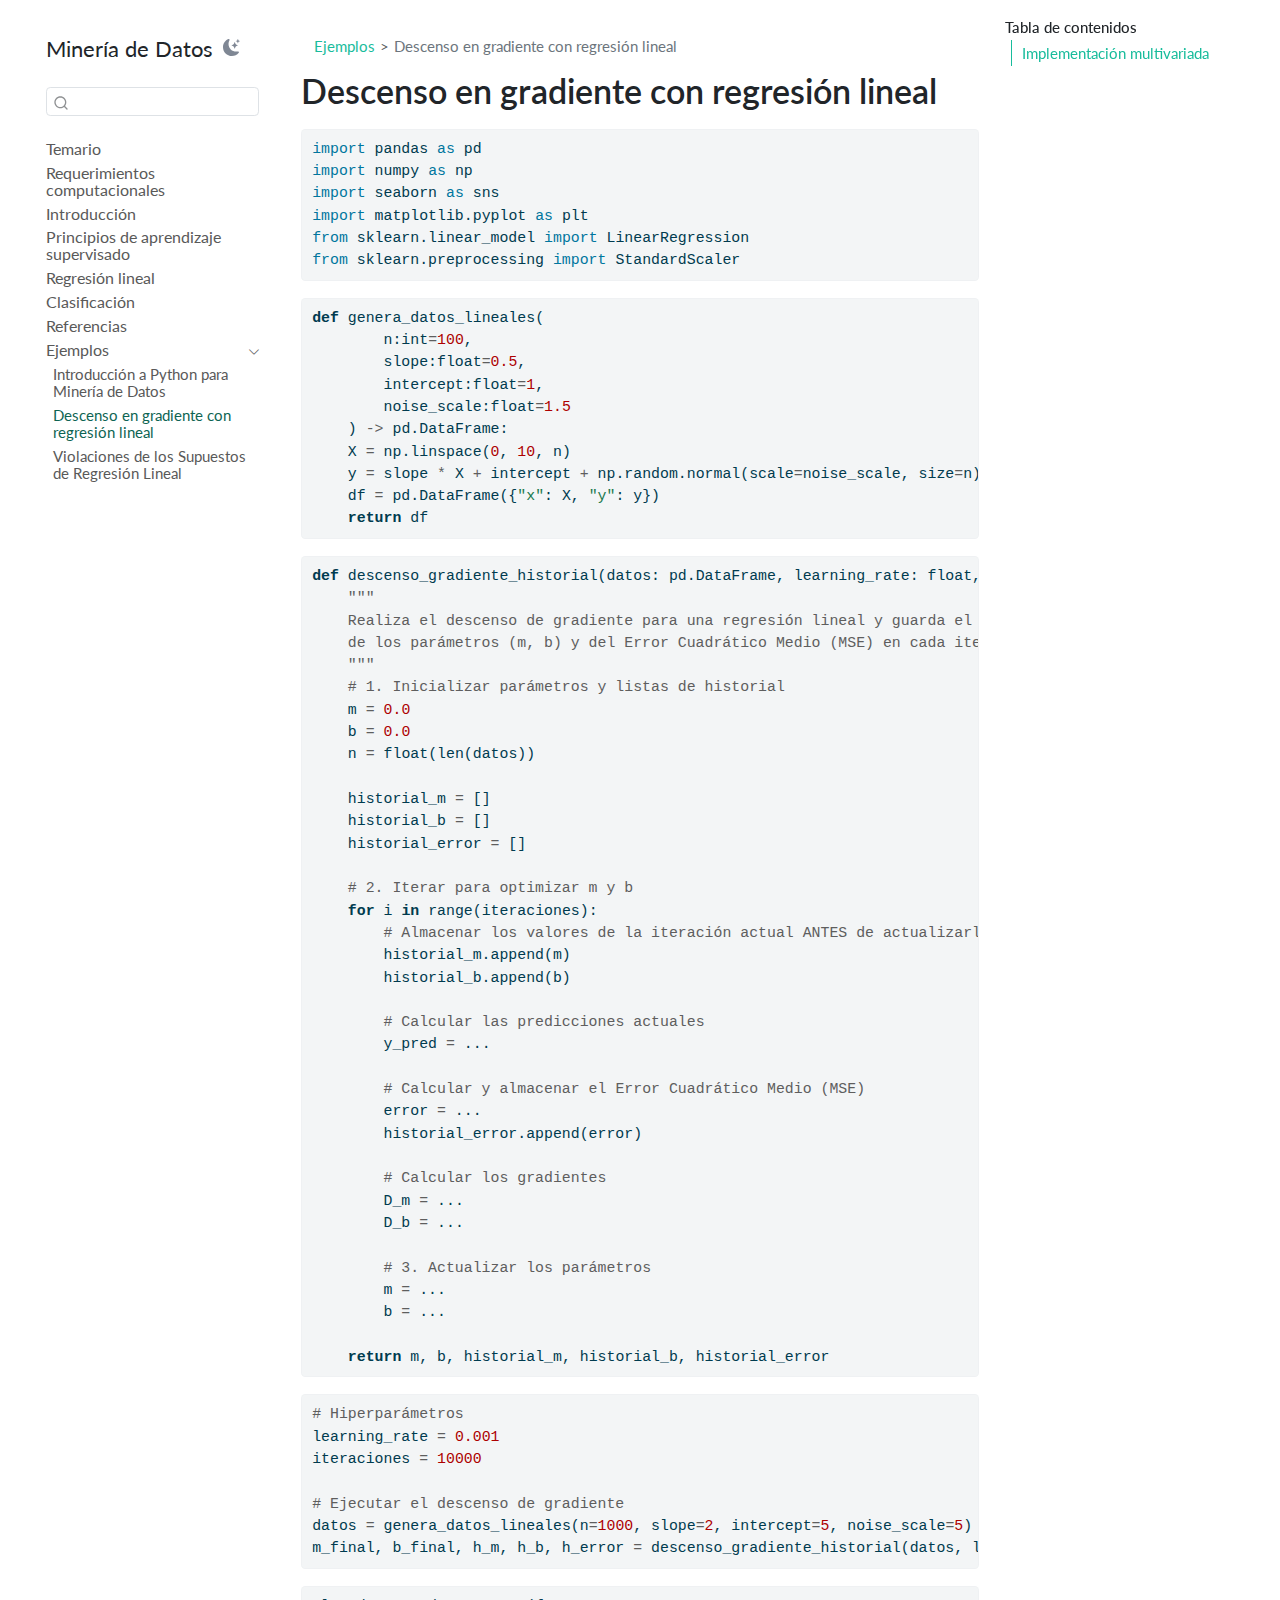
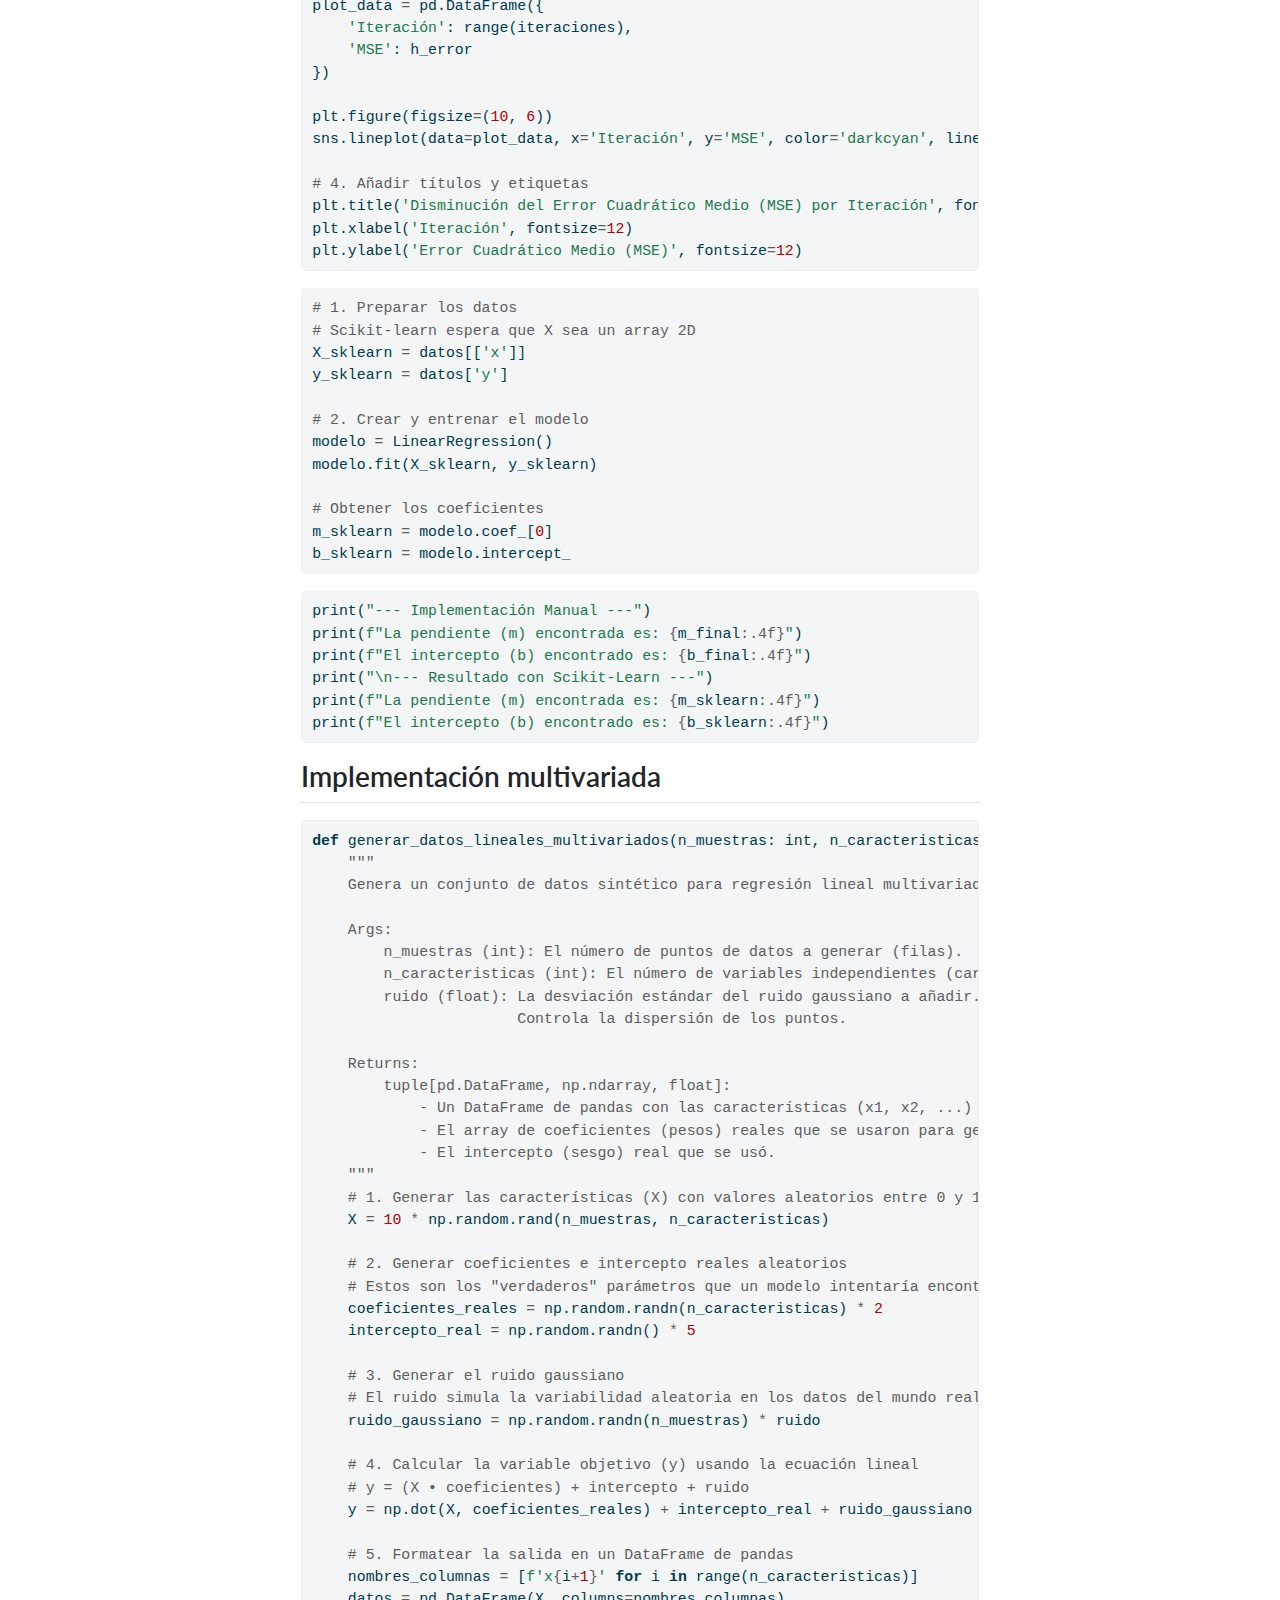
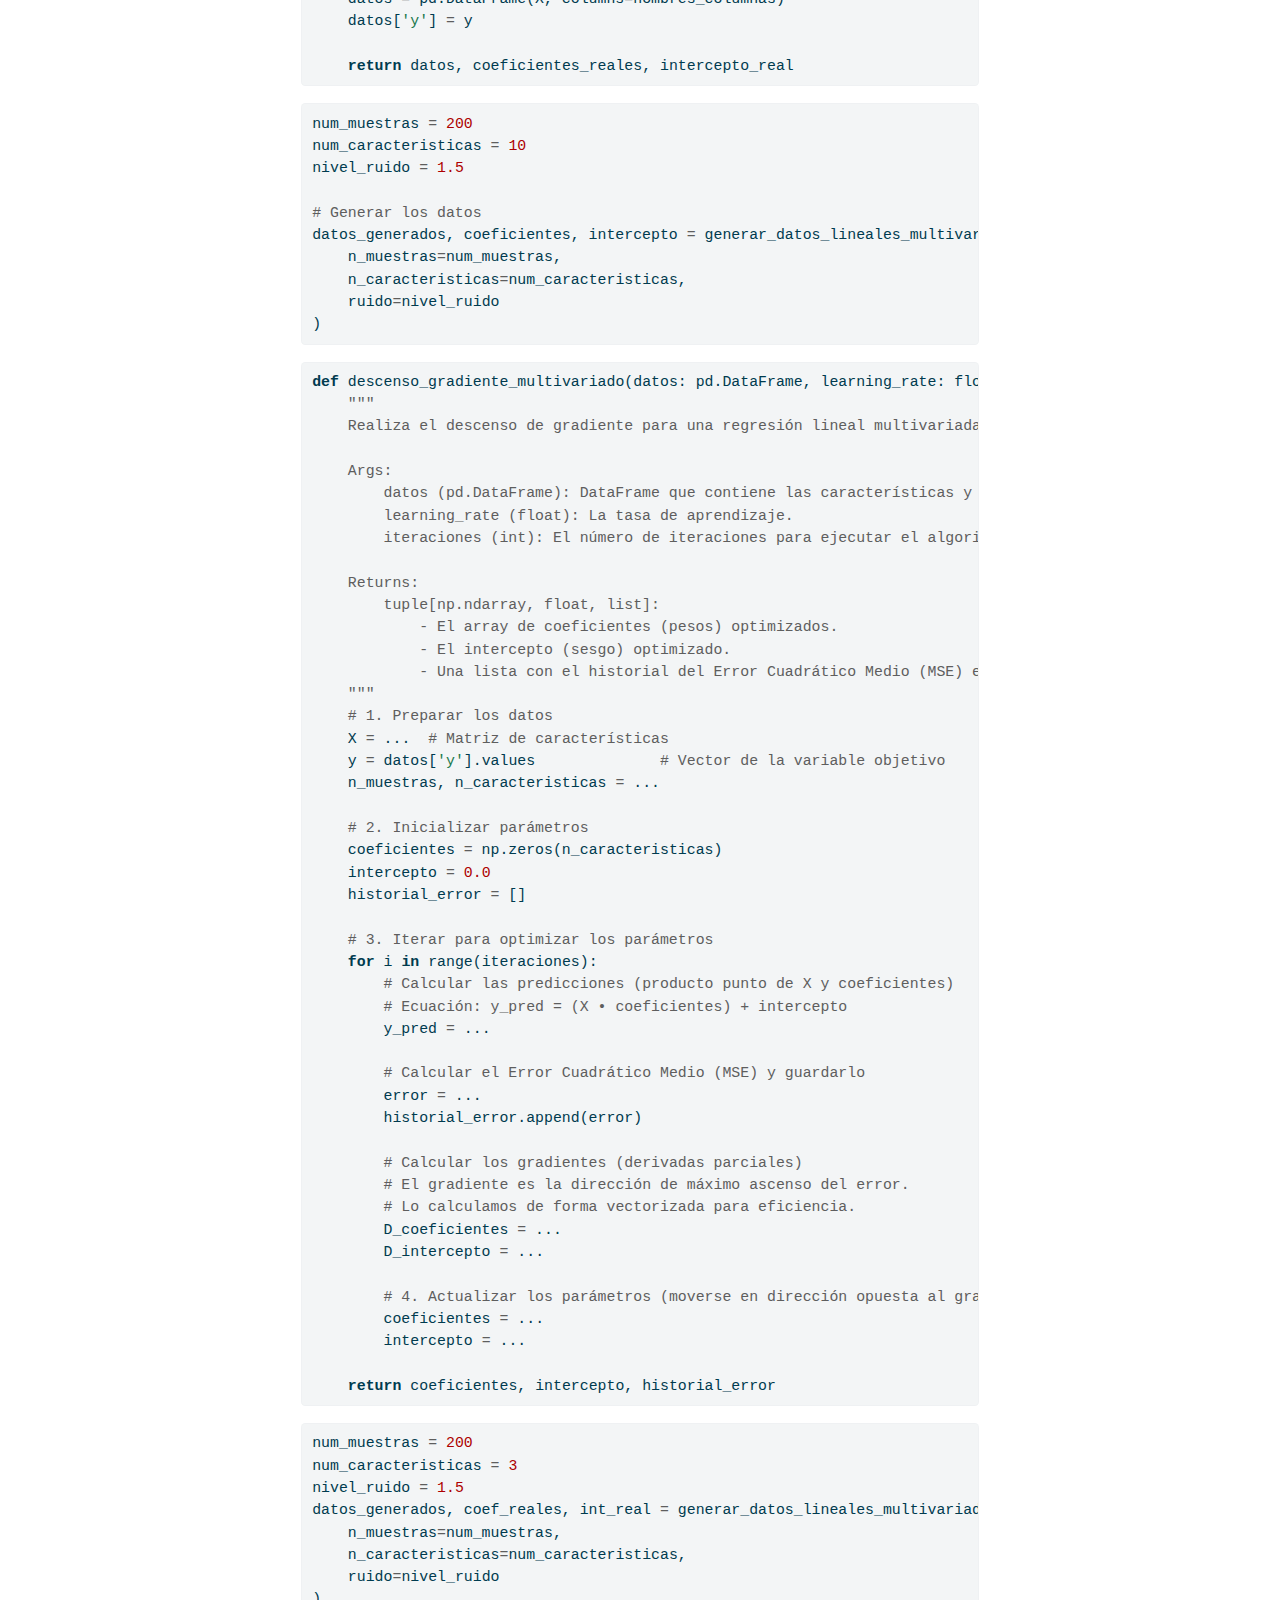
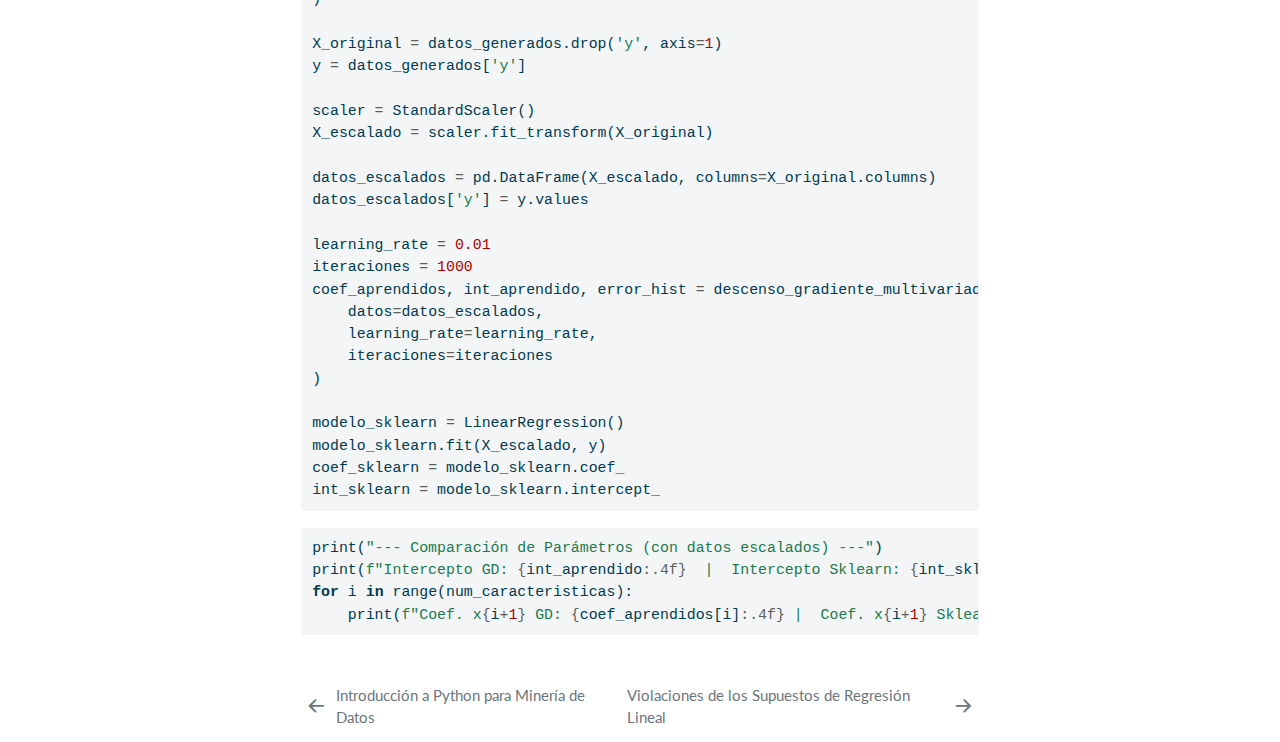
<file: docs/regresion_lineal_alumnos.html>
<!DOCTYPE html>
<html xmlns="http://www.w3.org/1999/xhtml" lang="es" xml:lang="es"><head>

<meta charset="utf-8">
<meta name="generator" content="quarto-1.7.32">

<meta name="viewport" content="width=device-width, initial-scale=1.0, user-scalable=yes">


<title>Descenso en gradiente con regresión lineal – Minería de Datos</title>
<style>
code{white-space: pre-wrap;}
span.smallcaps{font-variant: small-caps;}
div.columns{display: flex; gap: min(4vw, 1.5em);}
div.column{flex: auto; overflow-x: auto;}
div.hanging-indent{margin-left: 1.5em; text-indent: -1.5em;}
ul.task-list{list-style: none;}
ul.task-list li input[type="checkbox"] {
  width: 0.8em;
  margin: 0 0.8em 0.2em -1em; /* quarto-specific, see https://github.com/quarto-dev/quarto-cli/issues/4556 */ 
  vertical-align: middle;
}
/* CSS for syntax highlighting */
html { -webkit-text-size-adjust: 100%; }
pre > code.sourceCode { white-space: pre; position: relative; }
pre > code.sourceCode > span { display: inline-block; line-height: 1.25; }
pre > code.sourceCode > span:empty { height: 1.2em; }
.sourceCode { overflow: visible; }
code.sourceCode > span { color: inherit; text-decoration: inherit; }
div.sourceCode { margin: 1em 0; }
pre.sourceCode { margin: 0; }
@media screen {
div.sourceCode { overflow: auto; }
}
@media print {
pre > code.sourceCode { white-space: pre-wrap; }
pre > code.sourceCode > span { text-indent: -5em; padding-left: 5em; }
}
pre.numberSource code
  { counter-reset: source-line 0; }
pre.numberSource code > span
  { position: relative; left: -4em; counter-increment: source-line; }
pre.numberSource code > span > a:first-child::before
  { content: counter(source-line);
    position: relative; left: -1em; text-align: right; vertical-align: baseline;
    border: none; display: inline-block;
    -webkit-touch-callout: none; -webkit-user-select: none;
    -khtml-user-select: none; -moz-user-select: none;
    -ms-user-select: none; user-select: none;
    padding: 0 4px; width: 4em;
  }
pre.numberSource { margin-left: 3em;  padding-left: 4px; }
div.sourceCode
  {   }
@media screen {
pre > code.sourceCode > span > a:first-child::before { text-decoration: underline; }
}
</style>


<script src="site_libs/quarto-nav/quarto-nav.js"></script>
<script src="site_libs/quarto-nav/headroom.min.js"></script>
<script src="site_libs/clipboard/clipboard.min.js"></script>
<script src="site_libs/quarto-search/autocomplete.umd.js"></script>
<script src="site_libs/quarto-search/fuse.min.js"></script>
<script src="site_libs/quarto-search/quarto-search.js"></script>
<meta name="quarto:offset" content="./">
<link href="./violaciones_supuestos_regresion.html" rel="next">
<link href="./introduccion.html" rel="prev">
<script src="site_libs/quarto-html/quarto.js" type="module"></script>
<script src="site_libs/quarto-html/tabsets/tabsets.js" type="module"></script>
<script src="site_libs/quarto-html/popper.min.js"></script>
<script src="site_libs/quarto-html/tippy.umd.min.js"></script>
<script src="site_libs/quarto-html/anchor.min.js"></script>
<link href="site_libs/quarto-html/tippy.css" rel="stylesheet">
<link href="site_libs/quarto-html/quarto-syntax-highlighting-37eea08aefeeee20ff55810ff984fec1.css" rel="stylesheet" class="quarto-color-scheme" id="quarto-text-highlighting-styles">
<link href="site_libs/quarto-html/quarto-syntax-highlighting-dark-2fef5ea3f8957b3e4ecc936fc74692ca.css" rel="stylesheet" class="quarto-color-scheme quarto-color-alternate" id="quarto-text-highlighting-styles">
<link href="site_libs/quarto-html/quarto-syntax-highlighting-37eea08aefeeee20ff55810ff984fec1.css" rel="stylesheet" class="quarto-color-scheme-extra" id="quarto-text-highlighting-styles">
<script src="site_libs/bootstrap/bootstrap.min.js"></script>
<link href="site_libs/bootstrap/bootstrap-icons.css" rel="stylesheet">
<link href="site_libs/bootstrap/bootstrap-2453fe3dad938b07a2e5eff64ea8abce.min.css" rel="stylesheet" append-hash="true" class="quarto-color-scheme" id="quarto-bootstrap" data-mode="light">
<link href="site_libs/bootstrap/bootstrap-dark-c1367505ed6638c8d4e510e1459ae853.min.css" rel="stylesheet" append-hash="true" class="quarto-color-scheme quarto-color-alternate" id="quarto-bootstrap" data-mode="dark">
<link href="site_libs/bootstrap/bootstrap-2453fe3dad938b07a2e5eff64ea8abce.min.css" rel="stylesheet" append-hash="true" class="quarto-color-scheme-extra" id="quarto-bootstrap" data-mode="light">
<script id="quarto-search-options" type="application/json">{
  "location": "sidebar",
  "copy-button": false,
  "collapse-after": 3,
  "panel-placement": "start",
  "type": "textbox",
  "limit": 50,
  "keyboard-shortcut": [
    "f",
    "/",
    "s"
  ],
  "show-item-context": false,
  "language": {
    "search-no-results-text": "Sin resultados",
    "search-matching-documents-text": "documentos encontrados",
    "search-copy-link-title": "Copiar el enlace en la búsqueda",
    "search-hide-matches-text": "Ocultar resultados adicionales",
    "search-more-match-text": "resultado adicional en este documento",
    "search-more-matches-text": "resultados adicionales en este documento",
    "search-clear-button-title": "Borrar",
    "search-text-placeholder": "",
    "search-detached-cancel-button-title": "Cancelar",
    "search-submit-button-title": "Enviar",
    "search-label": "Buscar"
  }
}</script>


<meta property="og:title" content="Descenso en gradiente con regresión lineal – Minería de Datos">
<meta property="og:site_name" content="Minería de Datos">
</head>

<body class="nav-sidebar floating quarto-light"><script id="quarto-html-before-body" type="application/javascript">
    const toggleBodyColorMode = (bsSheetEl) => {
      const mode = bsSheetEl.getAttribute("data-mode");
      const bodyEl = window.document.querySelector("body");
      if (mode === "dark") {
        bodyEl.classList.add("quarto-dark");
        bodyEl.classList.remove("quarto-light");
      } else {
        bodyEl.classList.add("quarto-light");
        bodyEl.classList.remove("quarto-dark");
      }
    }
    const toggleBodyColorPrimary = () => {
      const bsSheetEl = window.document.querySelector("link#quarto-bootstrap:not([rel=disabled-stylesheet])");
      if (bsSheetEl) {
        toggleBodyColorMode(bsSheetEl);
      }
    }
    const setColorSchemeToggle = (alternate) => {
      const toggles = window.document.querySelectorAll('.quarto-color-scheme-toggle');
      for (let i=0; i < toggles.length; i++) {
        const toggle = toggles[i];
        if (toggle) {
          if (alternate) {
            toggle.classList.add("alternate");
          } else {
            toggle.classList.remove("alternate");
          }
        }
      }
    };
    const toggleColorMode = (alternate) => {
      // Switch the stylesheets
      const primaryStylesheets = window.document.querySelectorAll('link.quarto-color-scheme:not(.quarto-color-alternate)');
      const alternateStylesheets = window.document.querySelectorAll('link.quarto-color-scheme.quarto-color-alternate');
      manageTransitions('#quarto-margin-sidebar .nav-link', false);
      if (alternate) {
        // note: dark is layered on light, we don't disable primary!
        enableStylesheet(alternateStylesheets);
        for (const sheetNode of alternateStylesheets) {
          if (sheetNode.id === "quarto-bootstrap") {
            toggleBodyColorMode(sheetNode);
          }
        }
      } else {
        disableStylesheet(alternateStylesheets);
        enableStylesheet(primaryStylesheets)
        toggleBodyColorPrimary();
      }
      manageTransitions('#quarto-margin-sidebar .nav-link', true);
      // Switch the toggles
      setColorSchemeToggle(alternate)
      // Hack to workaround the fact that safari doesn't
      // properly recolor the scrollbar when toggling (#1455)
      if (navigator.userAgent.indexOf('Safari') > 0 && navigator.userAgent.indexOf('Chrome') == -1) {
        manageTransitions("body", false);
        window.scrollTo(0, 1);
        setTimeout(() => {
          window.scrollTo(0, 0);
          manageTransitions("body", true);
        }, 40);
      }
    }
    const disableStylesheet = (stylesheets) => {
      for (let i=0; i < stylesheets.length; i++) {
        const stylesheet = stylesheets[i];
        stylesheet.rel = 'disabled-stylesheet';
      }
    }
    const enableStylesheet = (stylesheets) => {
      for (let i=0; i < stylesheets.length; i++) {
        const stylesheet = stylesheets[i];
        if(stylesheet.rel !== 'stylesheet') { // for Chrome, which will still FOUC without this check
          stylesheet.rel = 'stylesheet';
        }
      }
    }
    const manageTransitions = (selector, allowTransitions) => {
      const els = window.document.querySelectorAll(selector);
      for (let i=0; i < els.length; i++) {
        const el = els[i];
        if (allowTransitions) {
          el.classList.remove('notransition');
        } else {
          el.classList.add('notransition');
        }
      }
    }
    const isFileUrl = () => {
      return window.location.protocol === 'file:';
    }
    const hasAlternateSentinel = () => {
      let styleSentinel = getColorSchemeSentinel();
      if (styleSentinel !== null) {
        return styleSentinel === "alternate";
      } else {
        return false;
      }
    }
    const setStyleSentinel = (alternate) => {
      const value = alternate ? "alternate" : "default";
      if (!isFileUrl()) {
        window.localStorage.setItem("quarto-color-scheme", value);
      } else {
        localAlternateSentinel = value;
      }
    }
    const getColorSchemeSentinel = () => {
      if (!isFileUrl()) {
        const storageValue = window.localStorage.getItem("quarto-color-scheme");
        return storageValue != null ? storageValue : localAlternateSentinel;
      } else {
        return localAlternateSentinel;
      }
    }
    const toggleGiscusIfUsed = (isAlternate, darkModeDefault) => {
      const baseTheme = document.querySelector('#giscus-base-theme')?.value ?? 'light';
      const alternateTheme = document.querySelector('#giscus-alt-theme')?.value ?? 'dark';
      let newTheme = '';
      if(authorPrefersDark) {
        newTheme = isAlternate ? baseTheme : alternateTheme;
      } else {
        newTheme = isAlternate ? alternateTheme : baseTheme;
      }
      const changeGiscusTheme = () => {
        // From: https://github.com/giscus/giscus/issues/336
        const sendMessage = (message) => {
          const iframe = document.querySelector('iframe.giscus-frame');
          if (!iframe) return;
          iframe.contentWindow.postMessage({ giscus: message }, 'https://giscus.app');
        }
        sendMessage({
          setConfig: {
            theme: newTheme
          }
        });
      }
      const isGiscussLoaded = window.document.querySelector('iframe.giscus-frame') !== null;
      if (isGiscussLoaded) {
        changeGiscusTheme();
      }
    };
    const authorPrefersDark = false;
    const darkModeDefault = authorPrefersDark;
      document.querySelector('link#quarto-text-highlighting-styles.quarto-color-scheme-extra').rel = 'disabled-stylesheet';
      document.querySelector('link#quarto-bootstrap.quarto-color-scheme-extra').rel = 'disabled-stylesheet';
    let localAlternateSentinel = darkModeDefault ? 'alternate' : 'default';
    // Dark / light mode switch
    window.quartoToggleColorScheme = () => {
      // Read the current dark / light value
      let toAlternate = !hasAlternateSentinel();
      toggleColorMode(toAlternate);
      setStyleSentinel(toAlternate);
      toggleGiscusIfUsed(toAlternate, darkModeDefault);
      window.dispatchEvent(new Event('resize'));
    };
    // Switch to dark mode if need be
    if (hasAlternateSentinel()) {
      toggleColorMode(true);
    } else {
      toggleColorMode(false);
    }
  </script>

<div id="quarto-search-results"></div>
  <header id="quarto-header" class="headroom fixed-top">
  <nav class="quarto-secondary-nav">
    <div class="container-fluid d-flex">
      <button type="button" class="quarto-btn-toggle btn" data-bs-toggle="collapse" role="button" data-bs-target=".quarto-sidebar-collapse-item" aria-controls="quarto-sidebar" aria-expanded="false" aria-label="Alternar barra lateral" onclick="if (window.quartoToggleHeadroom) { window.quartoToggleHeadroom(); }">
        <i class="bi bi-layout-text-sidebar-reverse"></i>
      </button>
        <nav class="quarto-page-breadcrumbs" aria-label="breadcrumb"><ol class="breadcrumb"><li class="breadcrumb-item"><a href="./introduccion.html">Ejemplos</a></li><li class="breadcrumb-item"><a href="./regresion_lineal_alumnos.html"><span class="chapter-title">Descenso en gradiente con regresión lineal</span></a></li></ol></nav>
        <a class="flex-grow-1" role="navigation" data-bs-toggle="collapse" data-bs-target=".quarto-sidebar-collapse-item" aria-controls="quarto-sidebar" aria-expanded="false" aria-label="Alternar barra lateral" onclick="if (window.quartoToggleHeadroom) { window.quartoToggleHeadroom(); }">      
        </a>
      <button type="button" class="btn quarto-search-button" aria-label="Buscar" onclick="window.quartoOpenSearch();">
        <i class="bi bi-search"></i>
      </button>
    </div>
  </nav>
</header>
<!-- content -->
<div id="quarto-content" class="quarto-container page-columns page-rows-contents page-layout-article">
<!-- sidebar -->
  <nav id="quarto-sidebar" class="sidebar collapse collapse-horizontal quarto-sidebar-collapse-item sidebar-navigation floating overflow-auto">
    <div class="pt-lg-2 mt-2 text-left sidebar-header">
    <div class="sidebar-title mb-0 py-0">
      <a href="./">Minería de Datos</a> 
        <div class="sidebar-tools-main">
  <a href="" class="quarto-color-scheme-toggle quarto-navigation-tool  px-1" onclick="window.quartoToggleColorScheme(); return false;" title="Alternar modo oscuro"><i class="bi"></i></a>
</div>
    </div>
      </div>
        <div class="mt-2 flex-shrink-0 align-items-center">
        <div class="sidebar-search">
        <div id="quarto-search" class="" title="Buscar"></div>
        </div>
        </div>
    <div class="sidebar-menu-container"> 
    <ul class="list-unstyled mt-1">
        <li class="sidebar-item">
  <div class="sidebar-item-container"> 
  <a href="./index.html" class="sidebar-item-text sidebar-link">
 <span class="menu-text">Temario</span></a>
  </div>
</li>
        <li class="sidebar-item">
  <div class="sidebar-item-container"> 
  <a href="./00-requerimientos-computacion.html" class="sidebar-item-text sidebar-link"><span class="chapter-title">Requerimientos computacionales</span></a>
  </div>
</li>
        <li class="sidebar-item">
  <div class="sidebar-item-container"> 
  <a href="./01-introduccion.html" class="sidebar-item-text sidebar-link"><span class="chapter-title">Introducción</span></a>
  </div>
</li>
        <li class="sidebar-item">
  <div class="sidebar-item-container"> 
  <a href="./02-principios.html" class="sidebar-item-text sidebar-link"><span class="chapter-title">Principios de aprendizaje supervisado</span></a>
  </div>
</li>
        <li class="sidebar-item">
  <div class="sidebar-item-container"> 
  <a href="./03-regresion_lineal.html" class="sidebar-item-text sidebar-link"><span class="chapter-title">Regresión lineal</span></a>
  </div>
</li>
        <li class="sidebar-item">
  <div class="sidebar-item-container"> 
  <a href="./04-clasificacion.html" class="sidebar-item-text sidebar-link"><span class="chapter-title">Clasificación</span></a>
  </div>
</li>
        <li class="sidebar-item">
  <div class="sidebar-item-container"> 
  <a href="./references.html" class="sidebar-item-text sidebar-link">
 <span class="menu-text">Referencias</span></a>
  </div>
</li>
        <li class="sidebar-item sidebar-item-section">
      <div class="sidebar-item-container"> 
            <a class="sidebar-item-text sidebar-link text-start" data-bs-toggle="collapse" data-bs-target="#quarto-sidebar-section-1" role="navigation" aria-expanded="true">
 <span class="menu-text">Ejemplos</span></a>
          <a class="sidebar-item-toggle text-start" data-bs-toggle="collapse" data-bs-target="#quarto-sidebar-section-1" role="navigation" aria-expanded="true" aria-label="Alternar sección">
            <i class="bi bi-chevron-right ms-2"></i>
          </a> 
      </div>
      <ul id="quarto-sidebar-section-1" class="collapse list-unstyled sidebar-section depth1 show">  
          <li class="sidebar-item">
  <div class="sidebar-item-container"> 
  <a href="./introduccion.html" class="sidebar-item-text sidebar-link"><span class="chapter-title">Introducción a Python para Minería de Datos</span></a>
  </div>
</li>
          <li class="sidebar-item">
  <div class="sidebar-item-container"> 
  <a href="./regresion_lineal_alumnos.html" class="sidebar-item-text sidebar-link active"><span class="chapter-title">Descenso en gradiente con regresión lineal</span></a>
  </div>
</li>
          <li class="sidebar-item">
  <div class="sidebar-item-container"> 
  <a href="./violaciones_supuestos_regresion.html" class="sidebar-item-text sidebar-link"><span class="chapter-title">Violaciones de los Supuestos de Regresión Lineal</span></a>
  </div>
</li>
      </ul>
  </li>
    </ul>
    </div>
</nav>
<div id="quarto-sidebar-glass" class="quarto-sidebar-collapse-item" data-bs-toggle="collapse" data-bs-target=".quarto-sidebar-collapse-item"></div>
<!-- margin-sidebar -->
    <div id="quarto-margin-sidebar" class="sidebar margin-sidebar">
        <nav id="TOC" role="doc-toc" class="toc-active">
    <h2 id="toc-title">Tabla de contenidos</h2>
   
  <ul>
  <li><a href="#implementación-multivariada" id="toc-implementación-multivariada" class="nav-link active" data-scroll-target="#implementación-multivariada">Implementación multivariada</a></li>
  </ul>
</nav>
    </div>
<!-- main -->
<main class="content" id="quarto-document-content">


<header id="title-block-header" class="quarto-title-block default"><nav class="quarto-page-breadcrumbs quarto-title-breadcrumbs d-none d-lg-block" aria-label="breadcrumb"><ol class="breadcrumb"><li class="breadcrumb-item"><a href="./introduccion.html">Ejemplos</a></li><li class="breadcrumb-item"><a href="./regresion_lineal_alumnos.html"><span class="chapter-title">Descenso en gradiente con regresión lineal</span></a></li></ol></nav>
<div class="quarto-title">
<h1 class="title"><span class="chapter-title">Descenso en gradiente con regresión lineal</span></h1>
</div>



<div class="quarto-title-meta">

    
  
    
  </div>
  


</header>


<div id="b5013b3e" class="cell">
<div class="sourceCode cell-code" id="cb1"><pre class="sourceCode python code-with-copy"><code class="sourceCode python"><span id="cb1-1"><a href="#cb1-1" aria-hidden="true" tabindex="-1"></a><span class="im">import</span> pandas <span class="im">as</span> pd</span>
<span id="cb1-2"><a href="#cb1-2" aria-hidden="true" tabindex="-1"></a><span class="im">import</span> numpy <span class="im">as</span> np</span>
<span id="cb1-3"><a href="#cb1-3" aria-hidden="true" tabindex="-1"></a><span class="im">import</span> seaborn <span class="im">as</span> sns</span>
<span id="cb1-4"><a href="#cb1-4" aria-hidden="true" tabindex="-1"></a><span class="im">import</span> matplotlib.pyplot <span class="im">as</span> plt</span>
<span id="cb1-5"><a href="#cb1-5" aria-hidden="true" tabindex="-1"></a><span class="im">from</span> sklearn.linear_model <span class="im">import</span> LinearRegression</span>
<span id="cb1-6"><a href="#cb1-6" aria-hidden="true" tabindex="-1"></a><span class="im">from</span> sklearn.preprocessing <span class="im">import</span> StandardScaler</span></code><button title="Copiar al portapapeles" class="code-copy-button"><i class="bi"></i></button></pre></div>
</div>
<div id="602c476a" class="cell">
<div class="sourceCode cell-code" id="cb2"><pre class="sourceCode python code-with-copy"><code class="sourceCode python"><span id="cb2-1"><a href="#cb2-1" aria-hidden="true" tabindex="-1"></a><span class="kw">def</span> genera_datos_lineales(</span>
<span id="cb2-2"><a href="#cb2-2" aria-hidden="true" tabindex="-1"></a>        n:<span class="bu">int</span><span class="op">=</span><span class="dv">100</span>,</span>
<span id="cb2-3"><a href="#cb2-3" aria-hidden="true" tabindex="-1"></a>        slope:<span class="bu">float</span><span class="op">=</span><span class="fl">0.5</span>,</span>
<span id="cb2-4"><a href="#cb2-4" aria-hidden="true" tabindex="-1"></a>        intercept:<span class="bu">float</span><span class="op">=</span><span class="dv">1</span>,</span>
<span id="cb2-5"><a href="#cb2-5" aria-hidden="true" tabindex="-1"></a>        noise_scale:<span class="bu">float</span><span class="op">=</span><span class="fl">1.5</span></span>
<span id="cb2-6"><a href="#cb2-6" aria-hidden="true" tabindex="-1"></a>    ) <span class="op">-&gt;</span> pd.DataFrame:</span>
<span id="cb2-7"><a href="#cb2-7" aria-hidden="true" tabindex="-1"></a>    X <span class="op">=</span> np.linspace(<span class="dv">0</span>, <span class="dv">10</span>, n)</span>
<span id="cb2-8"><a href="#cb2-8" aria-hidden="true" tabindex="-1"></a>    y <span class="op">=</span> slope <span class="op">*</span> X <span class="op">+</span> intercept <span class="op">+</span> np.random.normal(scale<span class="op">=</span>noise_scale, size<span class="op">=</span>n)</span>
<span id="cb2-9"><a href="#cb2-9" aria-hidden="true" tabindex="-1"></a>    df <span class="op">=</span> pd.DataFrame({<span class="st">"x"</span>: X, <span class="st">"y"</span>: y})</span>
<span id="cb2-10"><a href="#cb2-10" aria-hidden="true" tabindex="-1"></a>    <span class="cf">return</span> df</span></code><button title="Copiar al portapapeles" class="code-copy-button"><i class="bi"></i></button></pre></div>
</div>
<div id="a92ee5f3" class="cell">
<div class="sourceCode cell-code" id="cb3"><pre class="sourceCode python code-with-copy"><code class="sourceCode python"><span id="cb3-1"><a href="#cb3-1" aria-hidden="true" tabindex="-1"></a><span class="kw">def</span> descenso_gradiente_historial(datos: pd.DataFrame, learning_rate: <span class="bu">float</span>, iteraciones: <span class="bu">int</span>) <span class="op">-&gt;</span> <span class="bu">tuple</span>[<span class="bu">float</span>, <span class="bu">float</span>, <span class="bu">list</span>, <span class="bu">list</span>, <span class="bu">list</span>]:</span>
<span id="cb3-2"><a href="#cb3-2" aria-hidden="true" tabindex="-1"></a>    <span class="co">"""</span></span>
<span id="cb3-3"><a href="#cb3-3" aria-hidden="true" tabindex="-1"></a><span class="co">    Realiza el descenso de gradiente para una regresión lineal y guarda el historial</span></span>
<span id="cb3-4"><a href="#cb3-4" aria-hidden="true" tabindex="-1"></a><span class="co">    de los parámetros (m, b) y del Error Cuadrático Medio (MSE) en cada iteración.</span></span>
<span id="cb3-5"><a href="#cb3-5" aria-hidden="true" tabindex="-1"></a><span class="co">    """</span></span>
<span id="cb3-6"><a href="#cb3-6" aria-hidden="true" tabindex="-1"></a>    <span class="co"># 1. Inicializar parámetros y listas de historial</span></span>
<span id="cb3-7"><a href="#cb3-7" aria-hidden="true" tabindex="-1"></a>    m <span class="op">=</span> <span class="fl">0.0</span></span>
<span id="cb3-8"><a href="#cb3-8" aria-hidden="true" tabindex="-1"></a>    b <span class="op">=</span> <span class="fl">0.0</span></span>
<span id="cb3-9"><a href="#cb3-9" aria-hidden="true" tabindex="-1"></a>    n <span class="op">=</span> <span class="bu">float</span>(<span class="bu">len</span>(datos))</span>
<span id="cb3-10"><a href="#cb3-10" aria-hidden="true" tabindex="-1"></a></span>
<span id="cb3-11"><a href="#cb3-11" aria-hidden="true" tabindex="-1"></a>    historial_m <span class="op">=</span> []</span>
<span id="cb3-12"><a href="#cb3-12" aria-hidden="true" tabindex="-1"></a>    historial_b <span class="op">=</span> []</span>
<span id="cb3-13"><a href="#cb3-13" aria-hidden="true" tabindex="-1"></a>    historial_error <span class="op">=</span> []</span>
<span id="cb3-14"><a href="#cb3-14" aria-hidden="true" tabindex="-1"></a></span>
<span id="cb3-15"><a href="#cb3-15" aria-hidden="true" tabindex="-1"></a>    <span class="co"># 2. Iterar para optimizar m y b</span></span>
<span id="cb3-16"><a href="#cb3-16" aria-hidden="true" tabindex="-1"></a>    <span class="cf">for</span> i <span class="kw">in</span> <span class="bu">range</span>(iteraciones):</span>
<span id="cb3-17"><a href="#cb3-17" aria-hidden="true" tabindex="-1"></a>        <span class="co"># Almacenar los valores de la iteración actual ANTES de actualizarlos</span></span>
<span id="cb3-18"><a href="#cb3-18" aria-hidden="true" tabindex="-1"></a>        historial_m.append(m)</span>
<span id="cb3-19"><a href="#cb3-19" aria-hidden="true" tabindex="-1"></a>        historial_b.append(b)</span>
<span id="cb3-20"><a href="#cb3-20" aria-hidden="true" tabindex="-1"></a></span>
<span id="cb3-21"><a href="#cb3-21" aria-hidden="true" tabindex="-1"></a>        <span class="co"># Calcular las predicciones actuales</span></span>
<span id="cb3-22"><a href="#cb3-22" aria-hidden="true" tabindex="-1"></a>        y_pred <span class="op">=</span> ...</span>
<span id="cb3-23"><a href="#cb3-23" aria-hidden="true" tabindex="-1"></a></span>
<span id="cb3-24"><a href="#cb3-24" aria-hidden="true" tabindex="-1"></a>        <span class="co"># Calcular y almacenar el Error Cuadrático Medio (MSE)</span></span>
<span id="cb3-25"><a href="#cb3-25" aria-hidden="true" tabindex="-1"></a>        error <span class="op">=</span> ...</span>
<span id="cb3-26"><a href="#cb3-26" aria-hidden="true" tabindex="-1"></a>        historial_error.append(error)</span>
<span id="cb3-27"><a href="#cb3-27" aria-hidden="true" tabindex="-1"></a></span>
<span id="cb3-28"><a href="#cb3-28" aria-hidden="true" tabindex="-1"></a>        <span class="co"># Calcular los gradientes</span></span>
<span id="cb3-29"><a href="#cb3-29" aria-hidden="true" tabindex="-1"></a>        D_m <span class="op">=</span> ...</span>
<span id="cb3-30"><a href="#cb3-30" aria-hidden="true" tabindex="-1"></a>        D_b <span class="op">=</span> ...</span>
<span id="cb3-31"><a href="#cb3-31" aria-hidden="true" tabindex="-1"></a></span>
<span id="cb3-32"><a href="#cb3-32" aria-hidden="true" tabindex="-1"></a>        <span class="co"># 3. Actualizar los parámetros</span></span>
<span id="cb3-33"><a href="#cb3-33" aria-hidden="true" tabindex="-1"></a>        m <span class="op">=</span> ...</span>
<span id="cb3-34"><a href="#cb3-34" aria-hidden="true" tabindex="-1"></a>        b <span class="op">=</span> ...</span>
<span id="cb3-35"><a href="#cb3-35" aria-hidden="true" tabindex="-1"></a></span>
<span id="cb3-36"><a href="#cb3-36" aria-hidden="true" tabindex="-1"></a>    <span class="cf">return</span> m, b, historial_m, historial_b, historial_error</span></code><button title="Copiar al portapapeles" class="code-copy-button"><i class="bi"></i></button></pre></div>
</div>
<div id="ad24c54f" class="cell">
<div class="sourceCode cell-code" id="cb4"><pre class="sourceCode python code-with-copy"><code class="sourceCode python"><span id="cb4-1"><a href="#cb4-1" aria-hidden="true" tabindex="-1"></a><span class="co"># Hiperparámetros</span></span>
<span id="cb4-2"><a href="#cb4-2" aria-hidden="true" tabindex="-1"></a>learning_rate <span class="op">=</span> <span class="fl">0.001</span></span>
<span id="cb4-3"><a href="#cb4-3" aria-hidden="true" tabindex="-1"></a>iteraciones <span class="op">=</span> <span class="dv">10000</span></span>
<span id="cb4-4"><a href="#cb4-4" aria-hidden="true" tabindex="-1"></a></span>
<span id="cb4-5"><a href="#cb4-5" aria-hidden="true" tabindex="-1"></a><span class="co"># Ejecutar el descenso de gradiente</span></span>
<span id="cb4-6"><a href="#cb4-6" aria-hidden="true" tabindex="-1"></a>datos <span class="op">=</span> genera_datos_lineales(n<span class="op">=</span><span class="dv">1000</span>, slope<span class="op">=</span><span class="dv">2</span>, intercept<span class="op">=</span><span class="dv">5</span>, noise_scale<span class="op">=</span><span class="dv">5</span>)</span>
<span id="cb4-7"><a href="#cb4-7" aria-hidden="true" tabindex="-1"></a>m_final, b_final, h_m, h_b, h_error <span class="op">=</span> descenso_gradiente_historial(datos, learning_rate, iteraciones)</span></code><button title="Copiar al portapapeles" class="code-copy-button"><i class="bi"></i></button></pre></div>
</div>
<div id="3eb8caba" class="cell">
<div class="sourceCode cell-code" id="cb5"><pre class="sourceCode python code-with-copy"><code class="sourceCode python"><span id="cb5-1"><a href="#cb5-1" aria-hidden="true" tabindex="-1"></a>plot_data <span class="op">=</span> pd.DataFrame({</span>
<span id="cb5-2"><a href="#cb5-2" aria-hidden="true" tabindex="-1"></a>    <span class="st">'Iteración'</span>: <span class="bu">range</span>(iteraciones),</span>
<span id="cb5-3"><a href="#cb5-3" aria-hidden="true" tabindex="-1"></a>    <span class="st">'MSE'</span>: h_error</span>
<span id="cb5-4"><a href="#cb5-4" aria-hidden="true" tabindex="-1"></a>})</span>
<span id="cb5-5"><a href="#cb5-5" aria-hidden="true" tabindex="-1"></a></span>
<span id="cb5-6"><a href="#cb5-6" aria-hidden="true" tabindex="-1"></a>plt.figure(figsize<span class="op">=</span>(<span class="dv">10</span>, <span class="dv">6</span>))</span>
<span id="cb5-7"><a href="#cb5-7" aria-hidden="true" tabindex="-1"></a>sns.lineplot(data<span class="op">=</span>plot_data, x<span class="op">=</span><span class="st">'Iteración'</span>, y<span class="op">=</span><span class="st">'MSE'</span>, color<span class="op">=</span><span class="st">'darkcyan'</span>, linewidth<span class="op">=</span><span class="fl">2.5</span>)</span>
<span id="cb5-8"><a href="#cb5-8" aria-hidden="true" tabindex="-1"></a></span>
<span id="cb5-9"><a href="#cb5-9" aria-hidden="true" tabindex="-1"></a><span class="co"># 4. Añadir títulos y etiquetas</span></span>
<span id="cb5-10"><a href="#cb5-10" aria-hidden="true" tabindex="-1"></a>plt.title(<span class="st">'Disminución del Error Cuadrático Medio (MSE) por Iteración'</span>, fontsize<span class="op">=</span><span class="dv">16</span>)</span>
<span id="cb5-11"><a href="#cb5-11" aria-hidden="true" tabindex="-1"></a>plt.xlabel(<span class="st">'Iteración'</span>, fontsize<span class="op">=</span><span class="dv">12</span>)</span>
<span id="cb5-12"><a href="#cb5-12" aria-hidden="true" tabindex="-1"></a>plt.ylabel(<span class="st">'Error Cuadrático Medio (MSE)'</span>, fontsize<span class="op">=</span><span class="dv">12</span>)</span></code><button title="Copiar al portapapeles" class="code-copy-button"><i class="bi"></i></button></pre></div>
</div>
<div id="7fd86bf5" class="cell">
<div class="sourceCode cell-code" id="cb6"><pre class="sourceCode python code-with-copy"><code class="sourceCode python"><span id="cb6-1"><a href="#cb6-1" aria-hidden="true" tabindex="-1"></a><span class="co"># 1. Preparar los datos</span></span>
<span id="cb6-2"><a href="#cb6-2" aria-hidden="true" tabindex="-1"></a><span class="co"># Scikit-learn espera que X sea un array 2D</span></span>
<span id="cb6-3"><a href="#cb6-3" aria-hidden="true" tabindex="-1"></a>X_sklearn <span class="op">=</span> datos[[<span class="st">'x'</span>]]</span>
<span id="cb6-4"><a href="#cb6-4" aria-hidden="true" tabindex="-1"></a>y_sklearn <span class="op">=</span> datos[<span class="st">'y'</span>]</span>
<span id="cb6-5"><a href="#cb6-5" aria-hidden="true" tabindex="-1"></a></span>
<span id="cb6-6"><a href="#cb6-6" aria-hidden="true" tabindex="-1"></a><span class="co"># 2. Crear y entrenar el modelo</span></span>
<span id="cb6-7"><a href="#cb6-7" aria-hidden="true" tabindex="-1"></a>modelo <span class="op">=</span> LinearRegression()</span>
<span id="cb6-8"><a href="#cb6-8" aria-hidden="true" tabindex="-1"></a>modelo.fit(X_sklearn, y_sklearn)</span>
<span id="cb6-9"><a href="#cb6-9" aria-hidden="true" tabindex="-1"></a></span>
<span id="cb6-10"><a href="#cb6-10" aria-hidden="true" tabindex="-1"></a><span class="co"># Obtener los coeficientes</span></span>
<span id="cb6-11"><a href="#cb6-11" aria-hidden="true" tabindex="-1"></a>m_sklearn <span class="op">=</span> modelo.coef_[<span class="dv">0</span>]</span>
<span id="cb6-12"><a href="#cb6-12" aria-hidden="true" tabindex="-1"></a>b_sklearn <span class="op">=</span> modelo.intercept_</span></code><button title="Copiar al portapapeles" class="code-copy-button"><i class="bi"></i></button></pre></div>
</div>
<div id="b5241bc0" class="cell">
<div class="sourceCode cell-code" id="cb7"><pre class="sourceCode python code-with-copy"><code class="sourceCode python"><span id="cb7-1"><a href="#cb7-1" aria-hidden="true" tabindex="-1"></a><span class="bu">print</span>(<span class="st">"--- Implementación Manual ---"</span>)</span>
<span id="cb7-2"><a href="#cb7-2" aria-hidden="true" tabindex="-1"></a><span class="bu">print</span>(<span class="ss">f"La pendiente (m) encontrada es: </span><span class="sc">{</span>m_final<span class="sc">:.4f}</span><span class="ss">"</span>)</span>
<span id="cb7-3"><a href="#cb7-3" aria-hidden="true" tabindex="-1"></a><span class="bu">print</span>(<span class="ss">f"El intercepto (b) encontrado es: </span><span class="sc">{</span>b_final<span class="sc">:.4f}</span><span class="ss">"</span>)</span>
<span id="cb7-4"><a href="#cb7-4" aria-hidden="true" tabindex="-1"></a><span class="bu">print</span>(<span class="st">"</span><span class="ch">\n</span><span class="st">--- Resultado con Scikit-Learn ---"</span>)</span>
<span id="cb7-5"><a href="#cb7-5" aria-hidden="true" tabindex="-1"></a><span class="bu">print</span>(<span class="ss">f"La pendiente (m) encontrada es: </span><span class="sc">{</span>m_sklearn<span class="sc">:.4f}</span><span class="ss">"</span>)</span>
<span id="cb7-6"><a href="#cb7-6" aria-hidden="true" tabindex="-1"></a><span class="bu">print</span>(<span class="ss">f"El intercepto (b) encontrado es: </span><span class="sc">{</span>b_sklearn<span class="sc">:.4f}</span><span class="ss">"</span>)</span></code><button title="Copiar al portapapeles" class="code-copy-button"><i class="bi"></i></button></pre></div>
</div>
<section id="implementación-multivariada" class="level2">
<h2 class="anchored" data-anchor-id="implementación-multivariada">Implementación multivariada</h2>
<div id="68c26f14" class="cell">
<div class="sourceCode cell-code" id="cb8"><pre class="sourceCode python code-with-copy"><code class="sourceCode python"><span id="cb8-1"><a href="#cb8-1" aria-hidden="true" tabindex="-1"></a><span class="kw">def</span> generar_datos_lineales_multivariados(n_muestras: <span class="bu">int</span>, n_caracteristicas: <span class="bu">int</span>, ruido: <span class="bu">float</span> <span class="op">=</span> <span class="fl">0.5</span>) <span class="op">-&gt;</span> <span class="bu">tuple</span>[pd.DataFrame, np.ndarray, <span class="bu">float</span>]:</span>
<span id="cb8-2"><a href="#cb8-2" aria-hidden="true" tabindex="-1"></a>    <span class="co">"""</span></span>
<span id="cb8-3"><a href="#cb8-3" aria-hidden="true" tabindex="-1"></a><span class="co">    Genera un conjunto de datos sintético para regresión lineal multivariada.</span></span>
<span id="cb8-4"><a href="#cb8-4" aria-hidden="true" tabindex="-1"></a></span>
<span id="cb8-5"><a href="#cb8-5" aria-hidden="true" tabindex="-1"></a><span class="co">    Args:</span></span>
<span id="cb8-6"><a href="#cb8-6" aria-hidden="true" tabindex="-1"></a><span class="co">        n_muestras (int): El número de puntos de datos a generar (filas).</span></span>
<span id="cb8-7"><a href="#cb8-7" aria-hidden="true" tabindex="-1"></a><span class="co">        n_caracteristicas (int): El número de variables independientes (características).</span></span>
<span id="cb8-8"><a href="#cb8-8" aria-hidden="true" tabindex="-1"></a><span class="co">        ruido (float): La desviación estándar del ruido gaussiano a añadir.</span></span>
<span id="cb8-9"><a href="#cb8-9" aria-hidden="true" tabindex="-1"></a><span class="co">                       Controla la dispersión de los puntos.</span></span>
<span id="cb8-10"><a href="#cb8-10" aria-hidden="true" tabindex="-1"></a></span>
<span id="cb8-11"><a href="#cb8-11" aria-hidden="true" tabindex="-1"></a><span class="co">    Returns:</span></span>
<span id="cb8-12"><a href="#cb8-12" aria-hidden="true" tabindex="-1"></a><span class="co">        tuple[pd.DataFrame, np.ndarray, float]:</span></span>
<span id="cb8-13"><a href="#cb8-13" aria-hidden="true" tabindex="-1"></a><span class="co">            - Un DataFrame de pandas con las características (x1, x2, ...) y la variable objetivo (y).</span></span>
<span id="cb8-14"><a href="#cb8-14" aria-hidden="true" tabindex="-1"></a><span class="co">            - El array de coeficientes (pesos) reales que se usaron para generar los datos.</span></span>
<span id="cb8-15"><a href="#cb8-15" aria-hidden="true" tabindex="-1"></a><span class="co">            - El intercepto (sesgo) real que se usó.</span></span>
<span id="cb8-16"><a href="#cb8-16" aria-hidden="true" tabindex="-1"></a><span class="co">    """</span></span>
<span id="cb8-17"><a href="#cb8-17" aria-hidden="true" tabindex="-1"></a>    <span class="co"># 1. Generar las características (X) con valores aleatorios entre 0 y 10</span></span>
<span id="cb8-18"><a href="#cb8-18" aria-hidden="true" tabindex="-1"></a>    X <span class="op">=</span> <span class="dv">10</span> <span class="op">*</span> np.random.rand(n_muestras, n_caracteristicas)</span>
<span id="cb8-19"><a href="#cb8-19" aria-hidden="true" tabindex="-1"></a></span>
<span id="cb8-20"><a href="#cb8-20" aria-hidden="true" tabindex="-1"></a>    <span class="co"># 2. Generar coeficientes e intercepto reales aleatorios</span></span>
<span id="cb8-21"><a href="#cb8-21" aria-hidden="true" tabindex="-1"></a>    <span class="co"># Estos son los "verdaderos" parámetros que un modelo intentaría encontrar.</span></span>
<span id="cb8-22"><a href="#cb8-22" aria-hidden="true" tabindex="-1"></a>    coeficientes_reales <span class="op">=</span> np.random.randn(n_caracteristicas) <span class="op">*</span> <span class="dv">2</span></span>
<span id="cb8-23"><a href="#cb8-23" aria-hidden="true" tabindex="-1"></a>    intercepto_real <span class="op">=</span> np.random.randn() <span class="op">*</span> <span class="dv">5</span></span>
<span id="cb8-24"><a href="#cb8-24" aria-hidden="true" tabindex="-1"></a></span>
<span id="cb8-25"><a href="#cb8-25" aria-hidden="true" tabindex="-1"></a>    <span class="co"># 3. Generar el ruido gaussiano</span></span>
<span id="cb8-26"><a href="#cb8-26" aria-hidden="true" tabindex="-1"></a>    <span class="co"># El ruido simula la variabilidad aleatoria en los datos del mundo real.</span></span>
<span id="cb8-27"><a href="#cb8-27" aria-hidden="true" tabindex="-1"></a>    ruido_gaussiano <span class="op">=</span> np.random.randn(n_muestras) <span class="op">*</span> ruido</span>
<span id="cb8-28"><a href="#cb8-28" aria-hidden="true" tabindex="-1"></a></span>
<span id="cb8-29"><a href="#cb8-29" aria-hidden="true" tabindex="-1"></a>    <span class="co"># 4. Calcular la variable objetivo (y) usando la ecuación lineal</span></span>
<span id="cb8-30"><a href="#cb8-30" aria-hidden="true" tabindex="-1"></a>    <span class="co"># y = (X • coeficientes) + intercepto + ruido</span></span>
<span id="cb8-31"><a href="#cb8-31" aria-hidden="true" tabindex="-1"></a>    y <span class="op">=</span> np.dot(X, coeficientes_reales) <span class="op">+</span> intercepto_real <span class="op">+</span> ruido_gaussiano</span>
<span id="cb8-32"><a href="#cb8-32" aria-hidden="true" tabindex="-1"></a></span>
<span id="cb8-33"><a href="#cb8-33" aria-hidden="true" tabindex="-1"></a>    <span class="co"># 5. Formatear la salida en un DataFrame de pandas</span></span>
<span id="cb8-34"><a href="#cb8-34" aria-hidden="true" tabindex="-1"></a>    nombres_columnas <span class="op">=</span> [<span class="ss">f'x</span><span class="sc">{</span>i<span class="op">+</span><span class="dv">1</span><span class="sc">}</span><span class="ss">'</span> <span class="cf">for</span> i <span class="kw">in</span> <span class="bu">range</span>(n_caracteristicas)]</span>
<span id="cb8-35"><a href="#cb8-35" aria-hidden="true" tabindex="-1"></a>    datos <span class="op">=</span> pd.DataFrame(X, columns<span class="op">=</span>nombres_columnas)</span>
<span id="cb8-36"><a href="#cb8-36" aria-hidden="true" tabindex="-1"></a>    datos[<span class="st">'y'</span>] <span class="op">=</span> y</span>
<span id="cb8-37"><a href="#cb8-37" aria-hidden="true" tabindex="-1"></a></span>
<span id="cb8-38"><a href="#cb8-38" aria-hidden="true" tabindex="-1"></a>    <span class="cf">return</span> datos, coeficientes_reales, intercepto_real</span></code><button title="Copiar al portapapeles" class="code-copy-button"><i class="bi"></i></button></pre></div>
</div>
<div id="66809139" class="cell">
<div class="sourceCode cell-code" id="cb9"><pre class="sourceCode python code-with-copy"><code class="sourceCode python"><span id="cb9-1"><a href="#cb9-1" aria-hidden="true" tabindex="-1"></a>num_muestras <span class="op">=</span> <span class="dv">200</span></span>
<span id="cb9-2"><a href="#cb9-2" aria-hidden="true" tabindex="-1"></a>num_caracteristicas <span class="op">=</span> <span class="dv">10</span> </span>
<span id="cb9-3"><a href="#cb9-3" aria-hidden="true" tabindex="-1"></a>nivel_ruido <span class="op">=</span> <span class="fl">1.5</span></span>
<span id="cb9-4"><a href="#cb9-4" aria-hidden="true" tabindex="-1"></a></span>
<span id="cb9-5"><a href="#cb9-5" aria-hidden="true" tabindex="-1"></a><span class="co"># Generar los datos</span></span>
<span id="cb9-6"><a href="#cb9-6" aria-hidden="true" tabindex="-1"></a>datos_generados, coeficientes, intercepto <span class="op">=</span> generar_datos_lineales_multivariados(</span>
<span id="cb9-7"><a href="#cb9-7" aria-hidden="true" tabindex="-1"></a>    n_muestras<span class="op">=</span>num_muestras,</span>
<span id="cb9-8"><a href="#cb9-8" aria-hidden="true" tabindex="-1"></a>    n_caracteristicas<span class="op">=</span>num_caracteristicas,</span>
<span id="cb9-9"><a href="#cb9-9" aria-hidden="true" tabindex="-1"></a>    ruido<span class="op">=</span>nivel_ruido</span>
<span id="cb9-10"><a href="#cb9-10" aria-hidden="true" tabindex="-1"></a>)</span></code><button title="Copiar al portapapeles" class="code-copy-button"><i class="bi"></i></button></pre></div>
</div>
<div id="f014bf47" class="cell">
<div class="sourceCode cell-code" id="cb10"><pre class="sourceCode python code-with-copy"><code class="sourceCode python"><span id="cb10-1"><a href="#cb10-1" aria-hidden="true" tabindex="-1"></a><span class="kw">def</span> descenso_gradiente_multivariado(datos: pd.DataFrame, learning_rate: <span class="bu">float</span>, iteraciones: <span class="bu">int</span>) <span class="op">-&gt;</span> <span class="bu">tuple</span>[np.ndarray, <span class="bu">float</span>, <span class="bu">list</span>]:</span>
<span id="cb10-2"><a href="#cb10-2" aria-hidden="true" tabindex="-1"></a>    <span class="co">"""</span></span>
<span id="cb10-3"><a href="#cb10-3" aria-hidden="true" tabindex="-1"></a><span class="co">    Realiza el descenso de gradiente para una regresión lineal multivariada.</span></span>
<span id="cb10-4"><a href="#cb10-4" aria-hidden="true" tabindex="-1"></a></span>
<span id="cb10-5"><a href="#cb10-5" aria-hidden="true" tabindex="-1"></a><span class="co">    Args:</span></span>
<span id="cb10-6"><a href="#cb10-6" aria-hidden="true" tabindex="-1"></a><span class="co">        datos (pd.DataFrame): DataFrame que contiene las características y la variable objetivo 'y'.</span></span>
<span id="cb10-7"><a href="#cb10-7" aria-hidden="true" tabindex="-1"></a><span class="co">        learning_rate (float): La tasa de aprendizaje.</span></span>
<span id="cb10-8"><a href="#cb10-8" aria-hidden="true" tabindex="-1"></a><span class="co">        iteraciones (int): El número de iteraciones para ejecutar el algoritmo.</span></span>
<span id="cb10-9"><a href="#cb10-9" aria-hidden="true" tabindex="-1"></a></span>
<span id="cb10-10"><a href="#cb10-10" aria-hidden="true" tabindex="-1"></a><span class="co">    Returns:</span></span>
<span id="cb10-11"><a href="#cb10-11" aria-hidden="true" tabindex="-1"></a><span class="co">        tuple[np.ndarray, float, list]:</span></span>
<span id="cb10-12"><a href="#cb10-12" aria-hidden="true" tabindex="-1"></a><span class="co">            - El array de coeficientes (pesos) optimizados.</span></span>
<span id="cb10-13"><a href="#cb10-13" aria-hidden="true" tabindex="-1"></a><span class="co">            - El intercepto (sesgo) optimizado.</span></span>
<span id="cb10-14"><a href="#cb10-14" aria-hidden="true" tabindex="-1"></a><span class="co">            - Una lista con el historial del Error Cuadrático Medio (MSE) en cada iteración.</span></span>
<span id="cb10-15"><a href="#cb10-15" aria-hidden="true" tabindex="-1"></a><span class="co">    """</span></span>
<span id="cb10-16"><a href="#cb10-16" aria-hidden="true" tabindex="-1"></a>    <span class="co"># 1. Preparar los datos</span></span>
<span id="cb10-17"><a href="#cb10-17" aria-hidden="true" tabindex="-1"></a>    X <span class="op">=</span> ...  <span class="co"># Matriz de características</span></span>
<span id="cb10-18"><a href="#cb10-18" aria-hidden="true" tabindex="-1"></a>    y <span class="op">=</span> datos[<span class="st">'y'</span>].values              <span class="co"># Vector de la variable objetivo</span></span>
<span id="cb10-19"><a href="#cb10-19" aria-hidden="true" tabindex="-1"></a>    n_muestras, n_caracteristicas <span class="op">=</span> ...</span>
<span id="cb10-20"><a href="#cb10-20" aria-hidden="true" tabindex="-1"></a></span>
<span id="cb10-21"><a href="#cb10-21" aria-hidden="true" tabindex="-1"></a>    <span class="co"># 2. Inicializar parámetros</span></span>
<span id="cb10-22"><a href="#cb10-22" aria-hidden="true" tabindex="-1"></a>    coeficientes <span class="op">=</span> np.zeros(n_caracteristicas)</span>
<span id="cb10-23"><a href="#cb10-23" aria-hidden="true" tabindex="-1"></a>    intercepto <span class="op">=</span> <span class="fl">0.0</span></span>
<span id="cb10-24"><a href="#cb10-24" aria-hidden="true" tabindex="-1"></a>    historial_error <span class="op">=</span> []</span>
<span id="cb10-25"><a href="#cb10-25" aria-hidden="true" tabindex="-1"></a></span>
<span id="cb10-26"><a href="#cb10-26" aria-hidden="true" tabindex="-1"></a>    <span class="co"># 3. Iterar para optimizar los parámetros</span></span>
<span id="cb10-27"><a href="#cb10-27" aria-hidden="true" tabindex="-1"></a>    <span class="cf">for</span> i <span class="kw">in</span> <span class="bu">range</span>(iteraciones):</span>
<span id="cb10-28"><a href="#cb10-28" aria-hidden="true" tabindex="-1"></a>        <span class="co"># Calcular las predicciones (producto punto de X y coeficientes)</span></span>
<span id="cb10-29"><a href="#cb10-29" aria-hidden="true" tabindex="-1"></a>        <span class="co"># Ecuación: y_pred = (X • coeficientes) + intercepto</span></span>
<span id="cb10-30"><a href="#cb10-30" aria-hidden="true" tabindex="-1"></a>        y_pred <span class="op">=</span> ...</span>
<span id="cb10-31"><a href="#cb10-31" aria-hidden="true" tabindex="-1"></a></span>
<span id="cb10-32"><a href="#cb10-32" aria-hidden="true" tabindex="-1"></a>        <span class="co"># Calcular el Error Cuadrático Medio (MSE) y guardarlo</span></span>
<span id="cb10-33"><a href="#cb10-33" aria-hidden="true" tabindex="-1"></a>        error <span class="op">=</span> ...</span>
<span id="cb10-34"><a href="#cb10-34" aria-hidden="true" tabindex="-1"></a>        historial_error.append(error)</span>
<span id="cb10-35"><a href="#cb10-35" aria-hidden="true" tabindex="-1"></a></span>
<span id="cb10-36"><a href="#cb10-36" aria-hidden="true" tabindex="-1"></a>        <span class="co"># Calcular los gradientes (derivadas parciales)</span></span>
<span id="cb10-37"><a href="#cb10-37" aria-hidden="true" tabindex="-1"></a>        <span class="co"># El gradiente es la dirección de máximo ascenso del error.</span></span>
<span id="cb10-38"><a href="#cb10-38" aria-hidden="true" tabindex="-1"></a>        <span class="co"># Lo calculamos de forma vectorizada para eficiencia.</span></span>
<span id="cb10-39"><a href="#cb10-39" aria-hidden="true" tabindex="-1"></a>        D_coeficientes <span class="op">=</span> ...</span>
<span id="cb10-40"><a href="#cb10-40" aria-hidden="true" tabindex="-1"></a>        D_intercepto <span class="op">=</span> ...</span>
<span id="cb10-41"><a href="#cb10-41" aria-hidden="true" tabindex="-1"></a></span>
<span id="cb10-42"><a href="#cb10-42" aria-hidden="true" tabindex="-1"></a>        <span class="co"># 4. Actualizar los parámetros (moverse en dirección opuesta al gradiente)</span></span>
<span id="cb10-43"><a href="#cb10-43" aria-hidden="true" tabindex="-1"></a>        coeficientes <span class="op">=</span> ...</span>
<span id="cb10-44"><a href="#cb10-44" aria-hidden="true" tabindex="-1"></a>        intercepto <span class="op">=</span> ...</span>
<span id="cb10-45"><a href="#cb10-45" aria-hidden="true" tabindex="-1"></a></span>
<span id="cb10-46"><a href="#cb10-46" aria-hidden="true" tabindex="-1"></a>    <span class="cf">return</span> coeficientes, intercepto, historial_error</span></code><button title="Copiar al portapapeles" class="code-copy-button"><i class="bi"></i></button></pre></div>
</div>
<div id="17eea4bf" class="cell">
<div class="sourceCode cell-code" id="cb11"><pre class="sourceCode python code-with-copy"><code class="sourceCode python"><span id="cb11-1"><a href="#cb11-1" aria-hidden="true" tabindex="-1"></a>num_muestras <span class="op">=</span> <span class="dv">200</span></span>
<span id="cb11-2"><a href="#cb11-2" aria-hidden="true" tabindex="-1"></a>num_caracteristicas <span class="op">=</span> <span class="dv">3</span></span>
<span id="cb11-3"><a href="#cb11-3" aria-hidden="true" tabindex="-1"></a>nivel_ruido <span class="op">=</span> <span class="fl">1.5</span></span>
<span id="cb11-4"><a href="#cb11-4" aria-hidden="true" tabindex="-1"></a>datos_generados, coef_reales, int_real <span class="op">=</span> generar_datos_lineales_multivariados(</span>
<span id="cb11-5"><a href="#cb11-5" aria-hidden="true" tabindex="-1"></a>    n_muestras<span class="op">=</span>num_muestras,</span>
<span id="cb11-6"><a href="#cb11-6" aria-hidden="true" tabindex="-1"></a>    n_caracteristicas<span class="op">=</span>num_caracteristicas,</span>
<span id="cb11-7"><a href="#cb11-7" aria-hidden="true" tabindex="-1"></a>    ruido<span class="op">=</span>nivel_ruido</span>
<span id="cb11-8"><a href="#cb11-8" aria-hidden="true" tabindex="-1"></a>)</span>
<span id="cb11-9"><a href="#cb11-9" aria-hidden="true" tabindex="-1"></a></span>
<span id="cb11-10"><a href="#cb11-10" aria-hidden="true" tabindex="-1"></a>X_original <span class="op">=</span> datos_generados.drop(<span class="st">'y'</span>, axis<span class="op">=</span><span class="dv">1</span>)</span>
<span id="cb11-11"><a href="#cb11-11" aria-hidden="true" tabindex="-1"></a>y <span class="op">=</span> datos_generados[<span class="st">'y'</span>]</span>
<span id="cb11-12"><a href="#cb11-12" aria-hidden="true" tabindex="-1"></a></span>
<span id="cb11-13"><a href="#cb11-13" aria-hidden="true" tabindex="-1"></a>scaler <span class="op">=</span> StandardScaler()</span>
<span id="cb11-14"><a href="#cb11-14" aria-hidden="true" tabindex="-1"></a>X_escalado <span class="op">=</span> scaler.fit_transform(X_original)</span>
<span id="cb11-15"><a href="#cb11-15" aria-hidden="true" tabindex="-1"></a></span>
<span id="cb11-16"><a href="#cb11-16" aria-hidden="true" tabindex="-1"></a>datos_escalados <span class="op">=</span> pd.DataFrame(X_escalado, columns<span class="op">=</span>X_original.columns)</span>
<span id="cb11-17"><a href="#cb11-17" aria-hidden="true" tabindex="-1"></a>datos_escalados[<span class="st">'y'</span>] <span class="op">=</span> y.values</span>
<span id="cb11-18"><a href="#cb11-18" aria-hidden="true" tabindex="-1"></a></span>
<span id="cb11-19"><a href="#cb11-19" aria-hidden="true" tabindex="-1"></a>learning_rate <span class="op">=</span> <span class="fl">0.01</span></span>
<span id="cb11-20"><a href="#cb11-20" aria-hidden="true" tabindex="-1"></a>iteraciones <span class="op">=</span> <span class="dv">1000</span></span>
<span id="cb11-21"><a href="#cb11-21" aria-hidden="true" tabindex="-1"></a>coef_aprendidos, int_aprendido, error_hist <span class="op">=</span> descenso_gradiente_multivariado(</span>
<span id="cb11-22"><a href="#cb11-22" aria-hidden="true" tabindex="-1"></a>    datos<span class="op">=</span>datos_escalados,</span>
<span id="cb11-23"><a href="#cb11-23" aria-hidden="true" tabindex="-1"></a>    learning_rate<span class="op">=</span>learning_rate,</span>
<span id="cb11-24"><a href="#cb11-24" aria-hidden="true" tabindex="-1"></a>    iteraciones<span class="op">=</span>iteraciones</span>
<span id="cb11-25"><a href="#cb11-25" aria-hidden="true" tabindex="-1"></a>)</span>
<span id="cb11-26"><a href="#cb11-26" aria-hidden="true" tabindex="-1"></a></span>
<span id="cb11-27"><a href="#cb11-27" aria-hidden="true" tabindex="-1"></a>modelo_sklearn <span class="op">=</span> LinearRegression()</span>
<span id="cb11-28"><a href="#cb11-28" aria-hidden="true" tabindex="-1"></a>modelo_sklearn.fit(X_escalado, y)</span>
<span id="cb11-29"><a href="#cb11-29" aria-hidden="true" tabindex="-1"></a>coef_sklearn <span class="op">=</span> modelo_sklearn.coef_</span>
<span id="cb11-30"><a href="#cb11-30" aria-hidden="true" tabindex="-1"></a>int_sklearn <span class="op">=</span> modelo_sklearn.intercept_</span></code><button title="Copiar al portapapeles" class="code-copy-button"><i class="bi"></i></button></pre></div>
</div>
<div id="e7eca24f" class="cell">
<div class="sourceCode cell-code" id="cb12"><pre class="sourceCode python code-with-copy"><code class="sourceCode python"><span id="cb12-1"><a href="#cb12-1" aria-hidden="true" tabindex="-1"></a><span class="bu">print</span>(<span class="st">"--- Comparación de Parámetros (con datos escalados) ---"</span>)</span>
<span id="cb12-2"><a href="#cb12-2" aria-hidden="true" tabindex="-1"></a><span class="bu">print</span>(<span class="ss">f"Intercepto GD: </span><span class="sc">{</span>int_aprendido<span class="sc">:.4f}</span><span class="ss">  |  Intercepto Sklearn: </span><span class="sc">{</span>int_sklearn<span class="sc">:.4f}</span><span class="ss">"</span>)</span>
<span id="cb12-3"><a href="#cb12-3" aria-hidden="true" tabindex="-1"></a><span class="cf">for</span> i <span class="kw">in</span> <span class="bu">range</span>(num_caracteristicas):</span>
<span id="cb12-4"><a href="#cb12-4" aria-hidden="true" tabindex="-1"></a>    <span class="bu">print</span>(<span class="ss">f"Coef. x</span><span class="sc">{</span>i<span class="op">+</span><span class="dv">1</span><span class="sc">}</span><span class="ss"> GD: </span><span class="sc">{</span>coef_aprendidos[i]<span class="sc">:.4f}</span><span class="ss"> |  Coef. x</span><span class="sc">{</span>i<span class="op">+</span><span class="dv">1</span><span class="sc">}</span><span class="ss"> Sklearn: </span><span class="sc">{</span>coef_sklearn[i]<span class="sc">:.4f}</span><span class="ss">"</span>)</span></code><button title="Copiar al portapapeles" class="code-copy-button"><i class="bi"></i></button></pre></div>
</div>


</section>

</main> <!-- /main -->
<script id="quarto-html-after-body" type="application/javascript">
  window.document.addEventListener("DOMContentLoaded", function (event) {
    // Ensure there is a toggle, if there isn't float one in the top right
    if (window.document.querySelector('.quarto-color-scheme-toggle') === null) {
      const a = window.document.createElement('a');
      a.classList.add('top-right');
      a.classList.add('quarto-color-scheme-toggle');
      a.href = "";
      a.onclick = function() { try { window.quartoToggleColorScheme(); } catch {} return false; };
      const i = window.document.createElement("i");
      i.classList.add('bi');
      a.appendChild(i);
      window.document.body.appendChild(a);
    }
    setColorSchemeToggle(hasAlternateSentinel())
    const icon = "";
    const anchorJS = new window.AnchorJS();
    anchorJS.options = {
      placement: 'right',
      icon: icon
    };
    anchorJS.add('.anchored');
    const isCodeAnnotation = (el) => {
      for (const clz of el.classList) {
        if (clz.startsWith('code-annotation-')) {                     
          return true;
        }
      }
      return false;
    }
    const onCopySuccess = function(e) {
      // button target
      const button = e.trigger;
      // don't keep focus
      button.blur();
      // flash "checked"
      button.classList.add('code-copy-button-checked');
      var currentTitle = button.getAttribute("title");
      button.setAttribute("title", "Copiado");
      let tooltip;
      if (window.bootstrap) {
        button.setAttribute("data-bs-toggle", "tooltip");
        button.setAttribute("data-bs-placement", "left");
        button.setAttribute("data-bs-title", "Copiado");
        tooltip = new bootstrap.Tooltip(button, 
          { trigger: "manual", 
            customClass: "code-copy-button-tooltip",
            offset: [0, -8]});
        tooltip.show();    
      }
      setTimeout(function() {
        if (tooltip) {
          tooltip.hide();
          button.removeAttribute("data-bs-title");
          button.removeAttribute("data-bs-toggle");
          button.removeAttribute("data-bs-placement");
        }
        button.setAttribute("title", currentTitle);
        button.classList.remove('code-copy-button-checked');
      }, 1000);
      // clear code selection
      e.clearSelection();
    }
    const getTextToCopy = function(trigger) {
        const codeEl = trigger.previousElementSibling.cloneNode(true);
        for (const childEl of codeEl.children) {
          if (isCodeAnnotation(childEl)) {
            childEl.remove();
          }
        }
        return codeEl.innerText;
    }
    const clipboard = new window.ClipboardJS('.code-copy-button:not([data-in-quarto-modal])', {
      text: getTextToCopy
    });
    clipboard.on('success', onCopySuccess);
    if (window.document.getElementById('quarto-embedded-source-code-modal')) {
      const clipboardModal = new window.ClipboardJS('.code-copy-button[data-in-quarto-modal]', {
        text: getTextToCopy,
        container: window.document.getElementById('quarto-embedded-source-code-modal')
      });
      clipboardModal.on('success', onCopySuccess);
    }
      var localhostRegex = new RegExp(/^(?:http|https):\/\/localhost\:?[0-9]*\//);
      var mailtoRegex = new RegExp(/^mailto:/);
        var filterRegex = new RegExp('/' + window.location.host + '/');
      var isInternal = (href) => {
          return filterRegex.test(href) || localhostRegex.test(href) || mailtoRegex.test(href);
      }
      // Inspect non-navigation links and adorn them if external
     var links = window.document.querySelectorAll('a[href]:not(.nav-link):not(.navbar-brand):not(.toc-action):not(.sidebar-link):not(.sidebar-item-toggle):not(.pagination-link):not(.no-external):not([aria-hidden]):not(.dropdown-item):not(.quarto-navigation-tool):not(.about-link)');
      for (var i=0; i<links.length; i++) {
        const link = links[i];
        if (!isInternal(link.href)) {
          // undo the damage that might have been done by quarto-nav.js in the case of
          // links that we want to consider external
          if (link.dataset.originalHref !== undefined) {
            link.href = link.dataset.originalHref;
          }
        }
      }
    function tippyHover(el, contentFn, onTriggerFn, onUntriggerFn) {
      const config = {
        allowHTML: true,
        maxWidth: 500,
        delay: 100,
        arrow: false,
        appendTo: function(el) {
            return el.parentElement;
        },
        interactive: true,
        interactiveBorder: 10,
        theme: 'quarto',
        placement: 'bottom-start',
      };
      if (contentFn) {
        config.content = contentFn;
      }
      if (onTriggerFn) {
        config.onTrigger = onTriggerFn;
      }
      if (onUntriggerFn) {
        config.onUntrigger = onUntriggerFn;
      }
      window.tippy(el, config); 
    }
    const noterefs = window.document.querySelectorAll('a[role="doc-noteref"]');
    for (var i=0; i<noterefs.length; i++) {
      const ref = noterefs[i];
      tippyHover(ref, function() {
        // use id or data attribute instead here
        let href = ref.getAttribute('data-footnote-href') || ref.getAttribute('href');
        try { href = new URL(href).hash; } catch {}
        const id = href.replace(/^#\/?/, "");
        const note = window.document.getElementById(id);
        if (note) {
          return note.innerHTML;
        } else {
          return "";
        }
      });
    }
    const xrefs = window.document.querySelectorAll('a.quarto-xref');
    const processXRef = (id, note) => {
      // Strip column container classes
      const stripColumnClz = (el) => {
        el.classList.remove("page-full", "page-columns");
        if (el.children) {
          for (const child of el.children) {
            stripColumnClz(child);
          }
        }
      }
      stripColumnClz(note)
      if (id === null || id.startsWith('sec-')) {
        // Special case sections, only their first couple elements
        const container = document.createElement("div");
        if (note.children && note.children.length > 2) {
          container.appendChild(note.children[0].cloneNode(true));
          for (let i = 1; i < note.children.length; i++) {
            const child = note.children[i];
            if (child.tagName === "P" && child.innerText === "") {
              continue;
            } else {
              container.appendChild(child.cloneNode(true));
              break;
            }
          }
          if (window.Quarto?.typesetMath) {
            window.Quarto.typesetMath(container);
          }
          return container.innerHTML
        } else {
          if (window.Quarto?.typesetMath) {
            window.Quarto.typesetMath(note);
          }
          return note.innerHTML;
        }
      } else {
        // Remove any anchor links if they are present
        const anchorLink = note.querySelector('a.anchorjs-link');
        if (anchorLink) {
          anchorLink.remove();
        }
        if (window.Quarto?.typesetMath) {
          window.Quarto.typesetMath(note);
        }
        if (note.classList.contains("callout")) {
          return note.outerHTML;
        } else {
          return note.innerHTML;
        }
      }
    }
    for (var i=0; i<xrefs.length; i++) {
      const xref = xrefs[i];
      tippyHover(xref, undefined, function(instance) {
        instance.disable();
        let url = xref.getAttribute('href');
        let hash = undefined; 
        if (url.startsWith('#')) {
          hash = url;
        } else {
          try { hash = new URL(url).hash; } catch {}
        }
        if (hash) {
          const id = hash.replace(/^#\/?/, "");
          const note = window.document.getElementById(id);
          if (note !== null) {
            try {
              const html = processXRef(id, note.cloneNode(true));
              instance.setContent(html);
            } finally {
              instance.enable();
              instance.show();
            }
          } else {
            // See if we can fetch this
            fetch(url.split('#')[0])
            .then(res => res.text())
            .then(html => {
              const parser = new DOMParser();
              const htmlDoc = parser.parseFromString(html, "text/html");
              const note = htmlDoc.getElementById(id);
              if (note !== null) {
                const html = processXRef(id, note);
                instance.setContent(html);
              } 
            }).finally(() => {
              instance.enable();
              instance.show();
            });
          }
        } else {
          // See if we can fetch a full url (with no hash to target)
          // This is a special case and we should probably do some content thinning / targeting
          fetch(url)
          .then(res => res.text())
          .then(html => {
            const parser = new DOMParser();
            const htmlDoc = parser.parseFromString(html, "text/html");
            const note = htmlDoc.querySelector('main.content');
            if (note !== null) {
              // This should only happen for chapter cross references
              // (since there is no id in the URL)
              // remove the first header
              if (note.children.length > 0 && note.children[0].tagName === "HEADER") {
                note.children[0].remove();
              }
              const html = processXRef(null, note);
              instance.setContent(html);
            } 
          }).finally(() => {
            instance.enable();
            instance.show();
          });
        }
      }, function(instance) {
      });
    }
        let selectedAnnoteEl;
        const selectorForAnnotation = ( cell, annotation) => {
          let cellAttr = 'data-code-cell="' + cell + '"';
          let lineAttr = 'data-code-annotation="' +  annotation + '"';
          const selector = 'span[' + cellAttr + '][' + lineAttr + ']';
          return selector;
        }
        const selectCodeLines = (annoteEl) => {
          const doc = window.document;
          const targetCell = annoteEl.getAttribute("data-target-cell");
          const targetAnnotation = annoteEl.getAttribute("data-target-annotation");
          const annoteSpan = window.document.querySelector(selectorForAnnotation(targetCell, targetAnnotation));
          const lines = annoteSpan.getAttribute("data-code-lines").split(",");
          const lineIds = lines.map((line) => {
            return targetCell + "-" + line;
          })
          let top = null;
          let height = null;
          let parent = null;
          if (lineIds.length > 0) {
              //compute the position of the single el (top and bottom and make a div)
              const el = window.document.getElementById(lineIds[0]);
              top = el.offsetTop;
              height = el.offsetHeight;
              parent = el.parentElement.parentElement;
            if (lineIds.length > 1) {
              const lastEl = window.document.getElementById(lineIds[lineIds.length - 1]);
              const bottom = lastEl.offsetTop + lastEl.offsetHeight;
              height = bottom - top;
            }
            if (top !== null && height !== null && parent !== null) {
              // cook up a div (if necessary) and position it 
              let div = window.document.getElementById("code-annotation-line-highlight");
              if (div === null) {
                div = window.document.createElement("div");
                div.setAttribute("id", "code-annotation-line-highlight");
                div.style.position = 'absolute';
                parent.appendChild(div);
              }
              div.style.top = top - 2 + "px";
              div.style.height = height + 4 + "px";
              div.style.left = 0;
              let gutterDiv = window.document.getElementById("code-annotation-line-highlight-gutter");
              if (gutterDiv === null) {
                gutterDiv = window.document.createElement("div");
                gutterDiv.setAttribute("id", "code-annotation-line-highlight-gutter");
                gutterDiv.style.position = 'absolute';
                const codeCell = window.document.getElementById(targetCell);
                const gutter = codeCell.querySelector('.code-annotation-gutter');
                gutter.appendChild(gutterDiv);
              }
              gutterDiv.style.top = top - 2 + "px";
              gutterDiv.style.height = height + 4 + "px";
            }
            selectedAnnoteEl = annoteEl;
          }
        };
        const unselectCodeLines = () => {
          const elementsIds = ["code-annotation-line-highlight", "code-annotation-line-highlight-gutter"];
          elementsIds.forEach((elId) => {
            const div = window.document.getElementById(elId);
            if (div) {
              div.remove();
            }
          });
          selectedAnnoteEl = undefined;
        };
          // Handle positioning of the toggle
      window.addEventListener(
        "resize",
        throttle(() => {
          elRect = undefined;
          if (selectedAnnoteEl) {
            selectCodeLines(selectedAnnoteEl);
          }
        }, 10)
      );
      function throttle(fn, ms) {
      let throttle = false;
      let timer;
        return (...args) => {
          if(!throttle) { // first call gets through
              fn.apply(this, args);
              throttle = true;
          } else { // all the others get throttled
              if(timer) clearTimeout(timer); // cancel #2
              timer = setTimeout(() => {
                fn.apply(this, args);
                timer = throttle = false;
              }, ms);
          }
        };
      }
        // Attach click handler to the DT
        const annoteDls = window.document.querySelectorAll('dt[data-target-cell]');
        for (const annoteDlNode of annoteDls) {
          annoteDlNode.addEventListener('click', (event) => {
            const clickedEl = event.target;
            if (clickedEl !== selectedAnnoteEl) {
              unselectCodeLines();
              const activeEl = window.document.querySelector('dt[data-target-cell].code-annotation-active');
              if (activeEl) {
                activeEl.classList.remove('code-annotation-active');
              }
              selectCodeLines(clickedEl);
              clickedEl.classList.add('code-annotation-active');
            } else {
              // Unselect the line
              unselectCodeLines();
              clickedEl.classList.remove('code-annotation-active');
            }
          });
        }
    const findCites = (el) => {
      const parentEl = el.parentElement;
      if (parentEl) {
        const cites = parentEl.dataset.cites;
        if (cites) {
          return {
            el,
            cites: cites.split(' ')
          };
        } else {
          return findCites(el.parentElement)
        }
      } else {
        return undefined;
      }
    };
    var bibliorefs = window.document.querySelectorAll('a[role="doc-biblioref"]');
    for (var i=0; i<bibliorefs.length; i++) {
      const ref = bibliorefs[i];
      const citeInfo = findCites(ref);
      if (citeInfo) {
        tippyHover(citeInfo.el, function() {
          var popup = window.document.createElement('div');
          citeInfo.cites.forEach(function(cite) {
            var citeDiv = window.document.createElement('div');
            citeDiv.classList.add('hanging-indent');
            citeDiv.classList.add('csl-entry');
            var biblioDiv = window.document.getElementById('ref-' + cite);
            if (biblioDiv) {
              citeDiv.innerHTML = biblioDiv.innerHTML;
            }
            popup.appendChild(citeDiv);
          });
          return popup.innerHTML;
        });
      }
    }
  });
  </script>
<nav class="page-navigation">
  <div class="nav-page nav-page-previous">
      <a href="./introduccion.html" class="pagination-link" aria-label="Introducción a Python para Minería de Datos">
        <i class="bi bi-arrow-left-short"></i> <span class="nav-page-text"><span class="chapter-title">Introducción a Python para Minería de Datos</span></span>
      </a>          
  </div>
  <div class="nav-page nav-page-next">
      <a href="./violaciones_supuestos_regresion.html" class="pagination-link" aria-label="Violaciones de los Supuestos de Regresión Lineal">
        <span class="nav-page-text"><span class="chapter-title">Violaciones de los Supuestos de Regresión Lineal</span></span> <i class="bi bi-arrow-right-short"></i>
      </a>
  </div>
</nav>
</div> <!-- /content -->




</body></html>
</file>
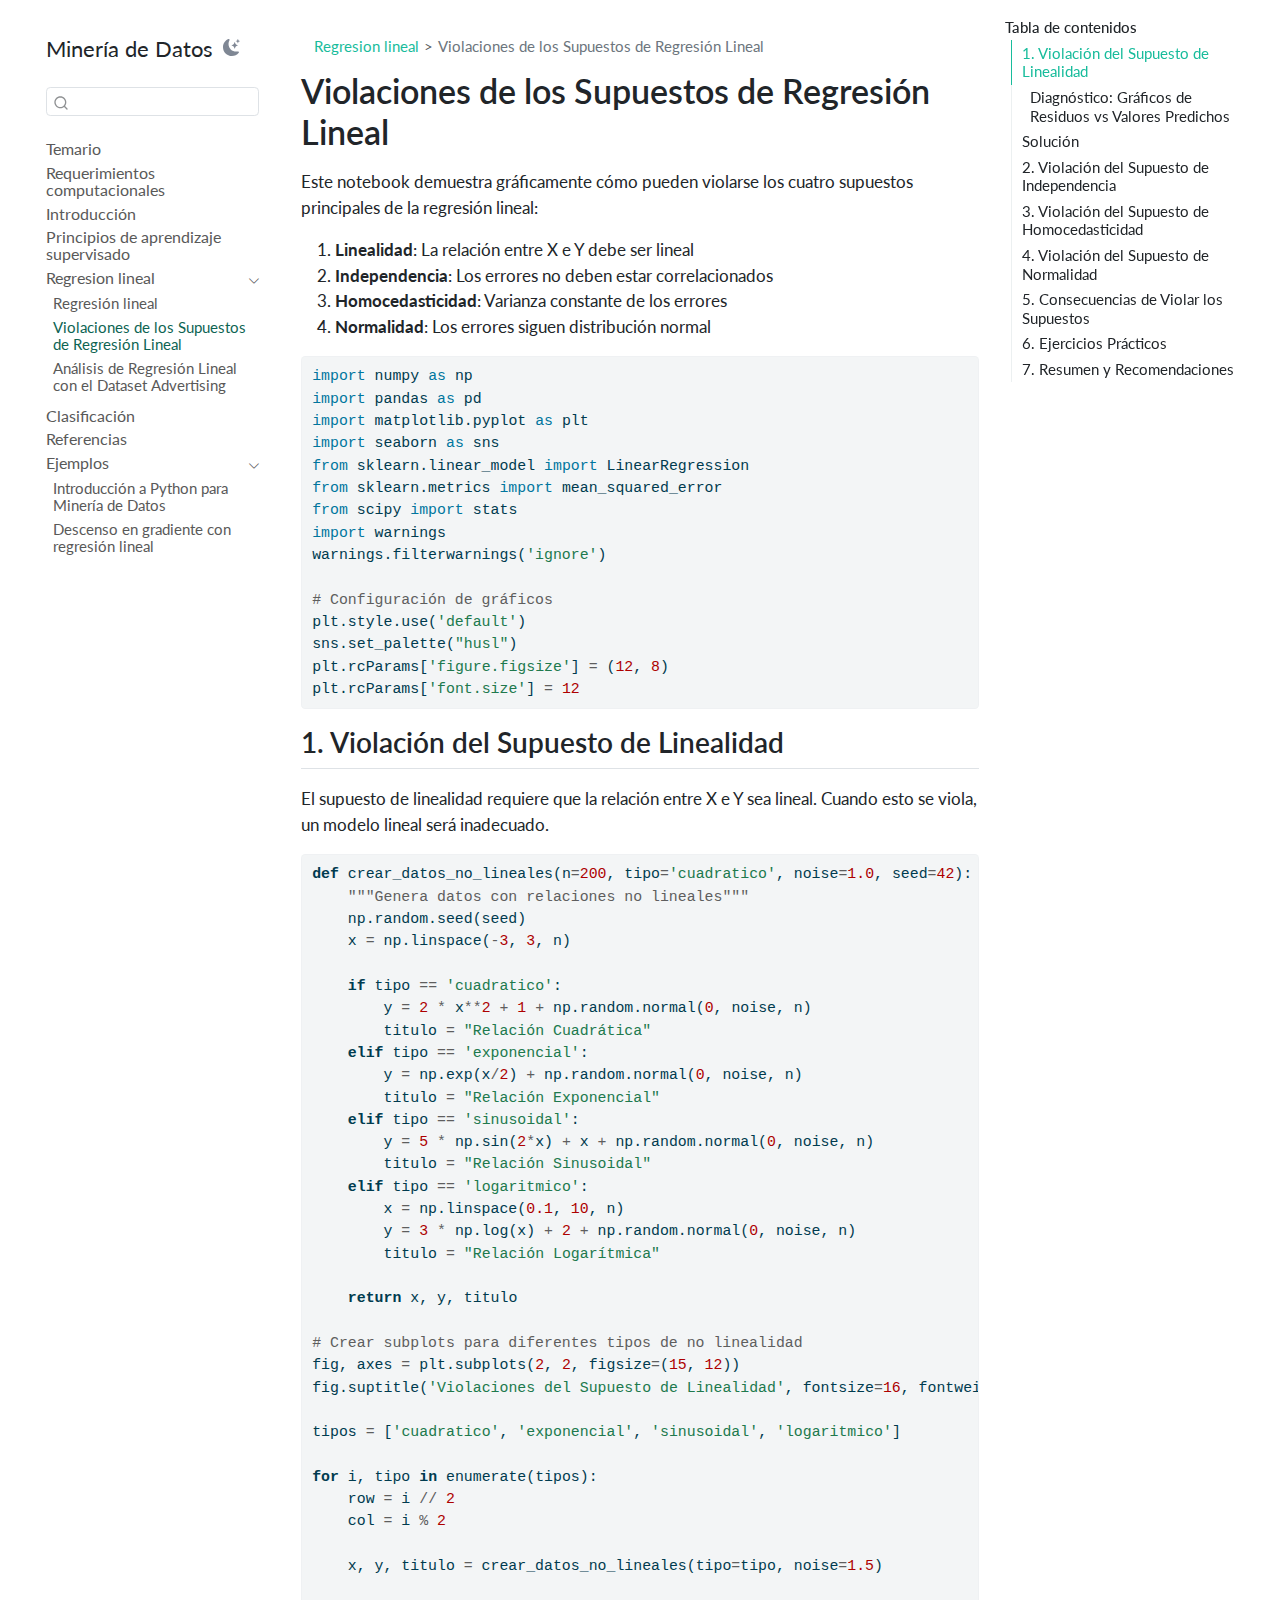
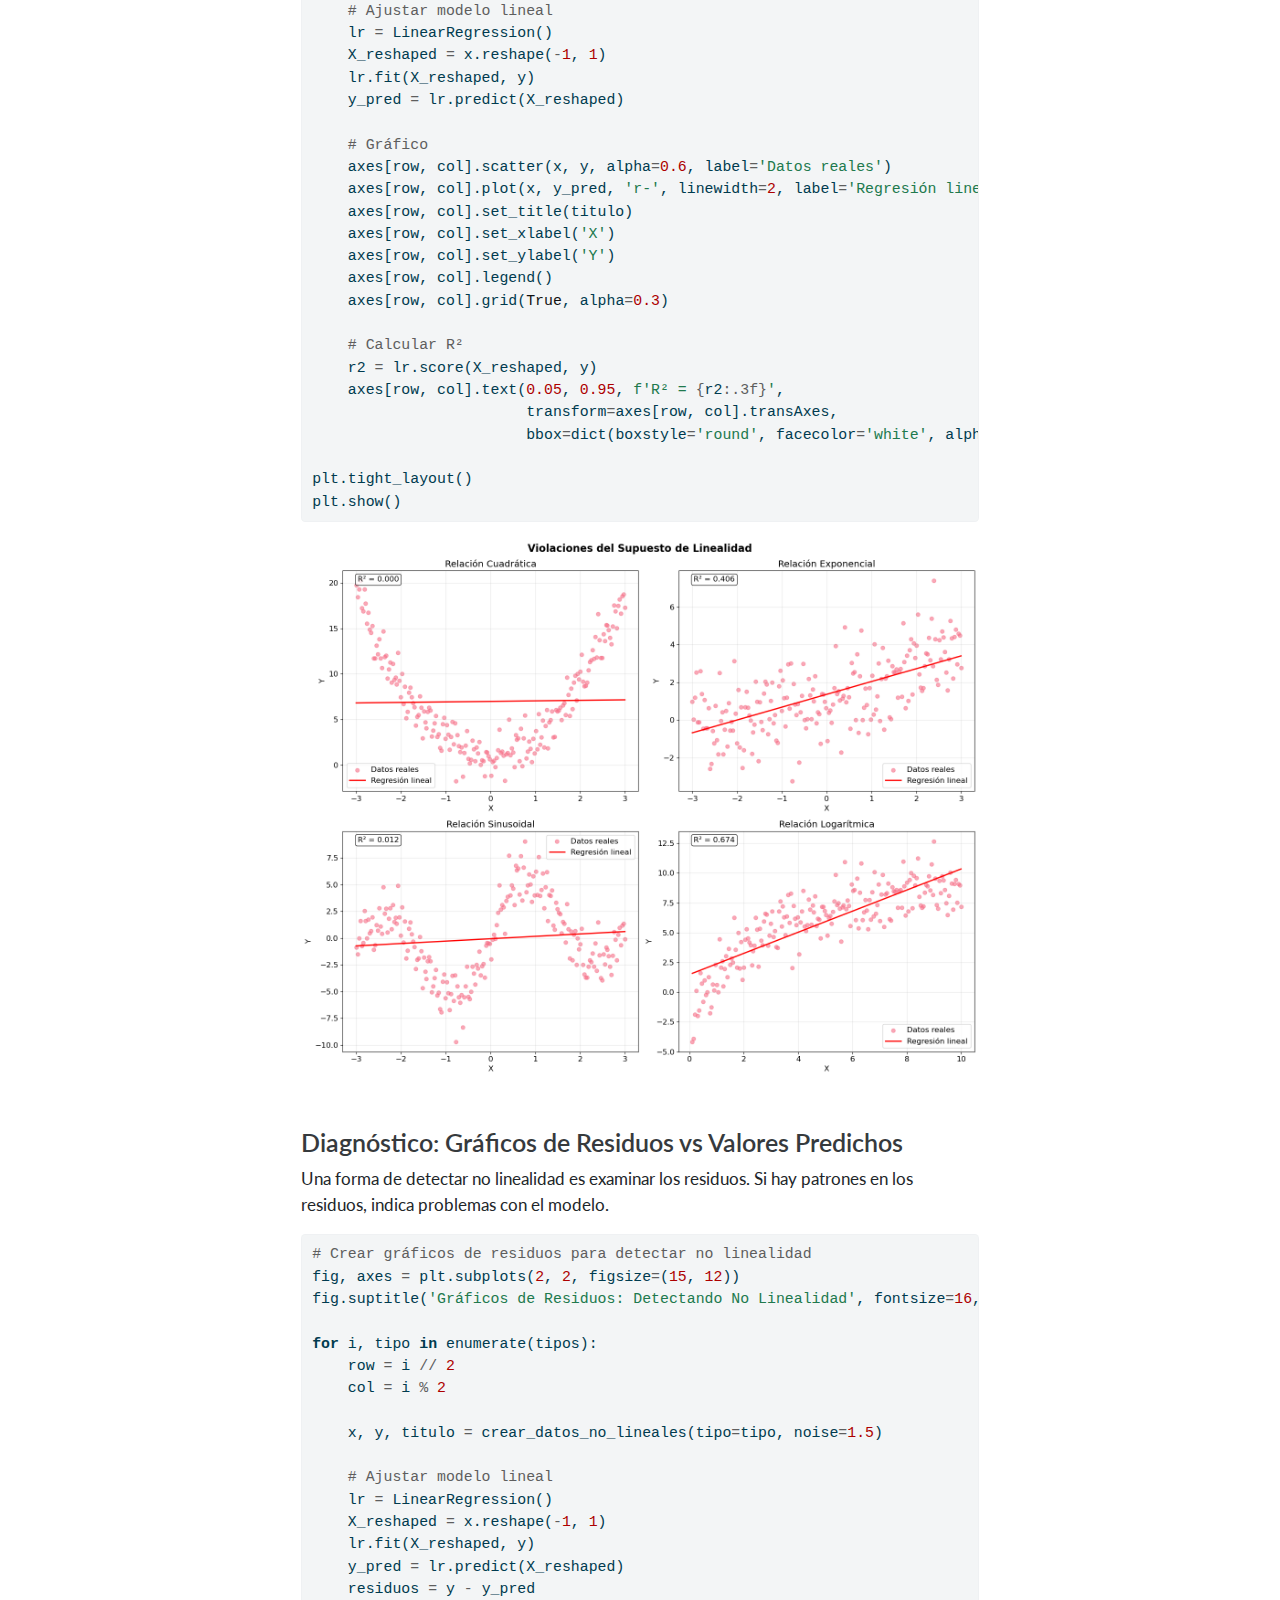
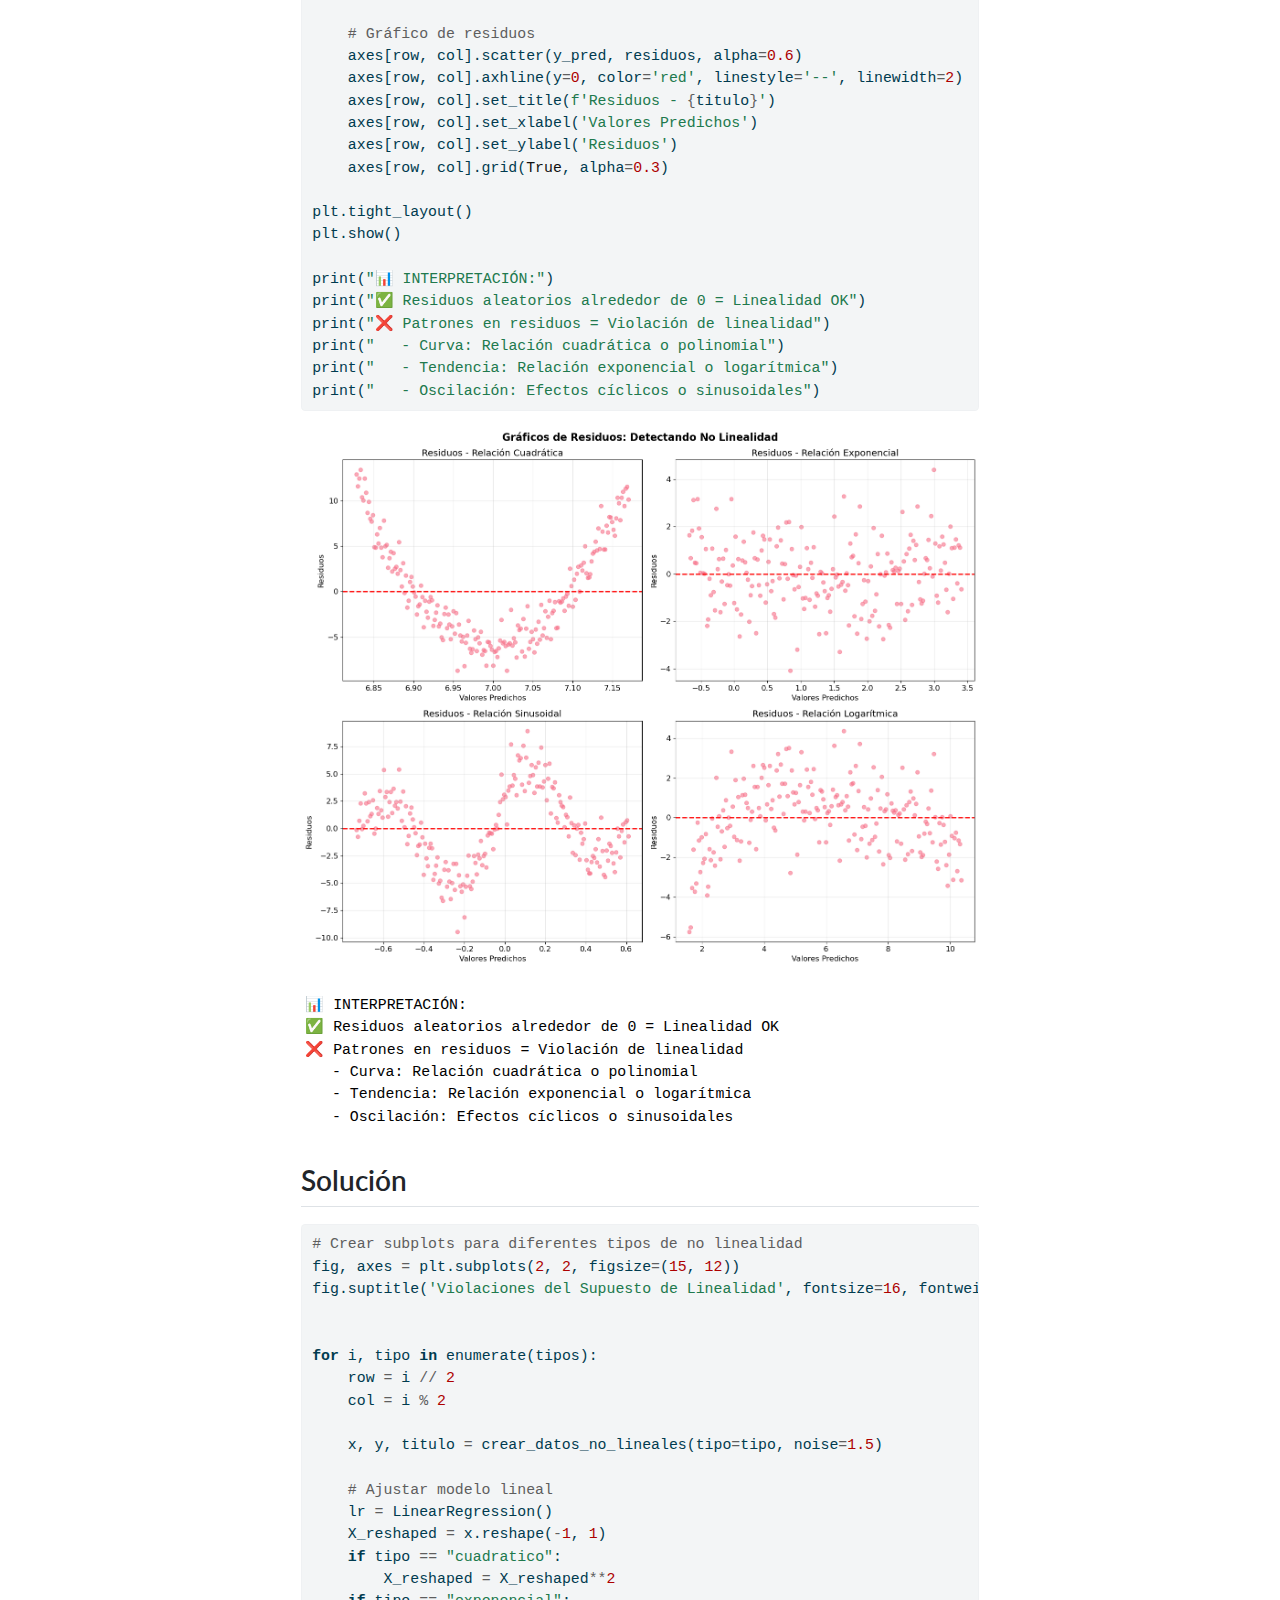
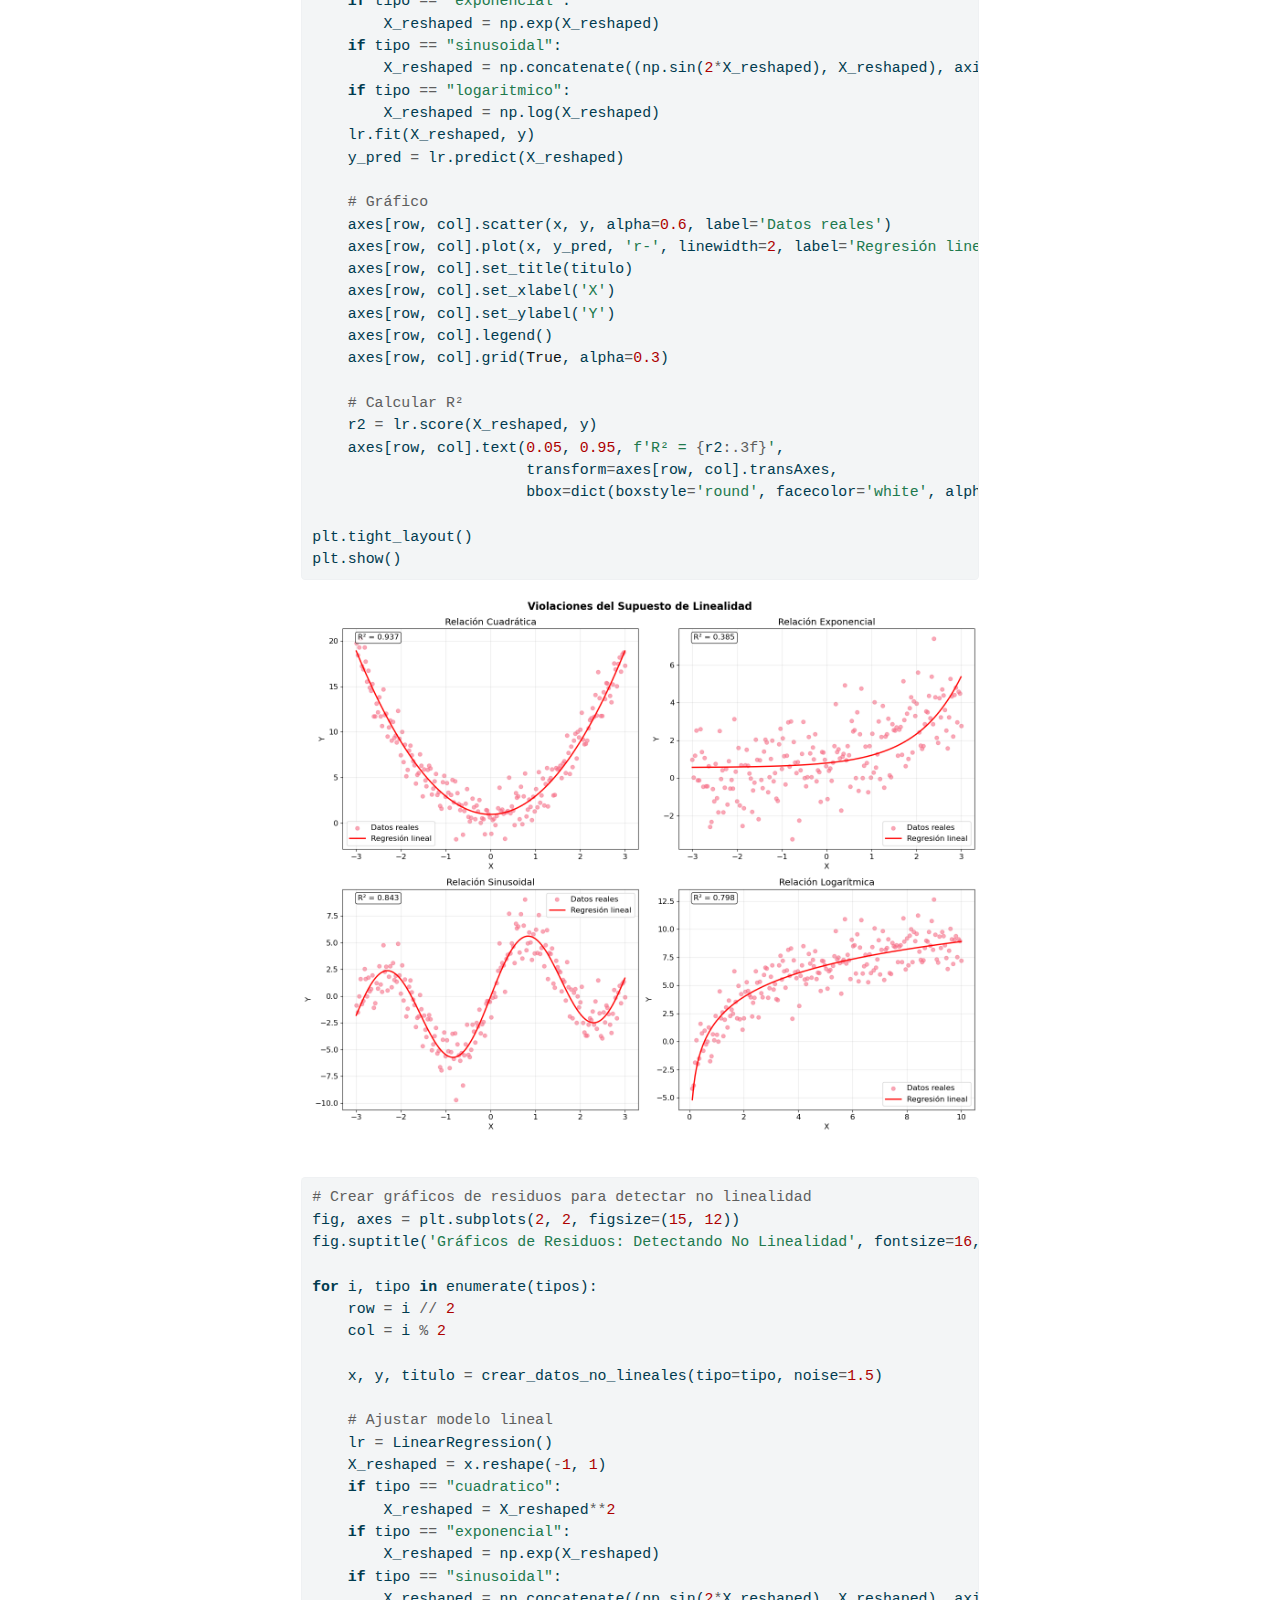
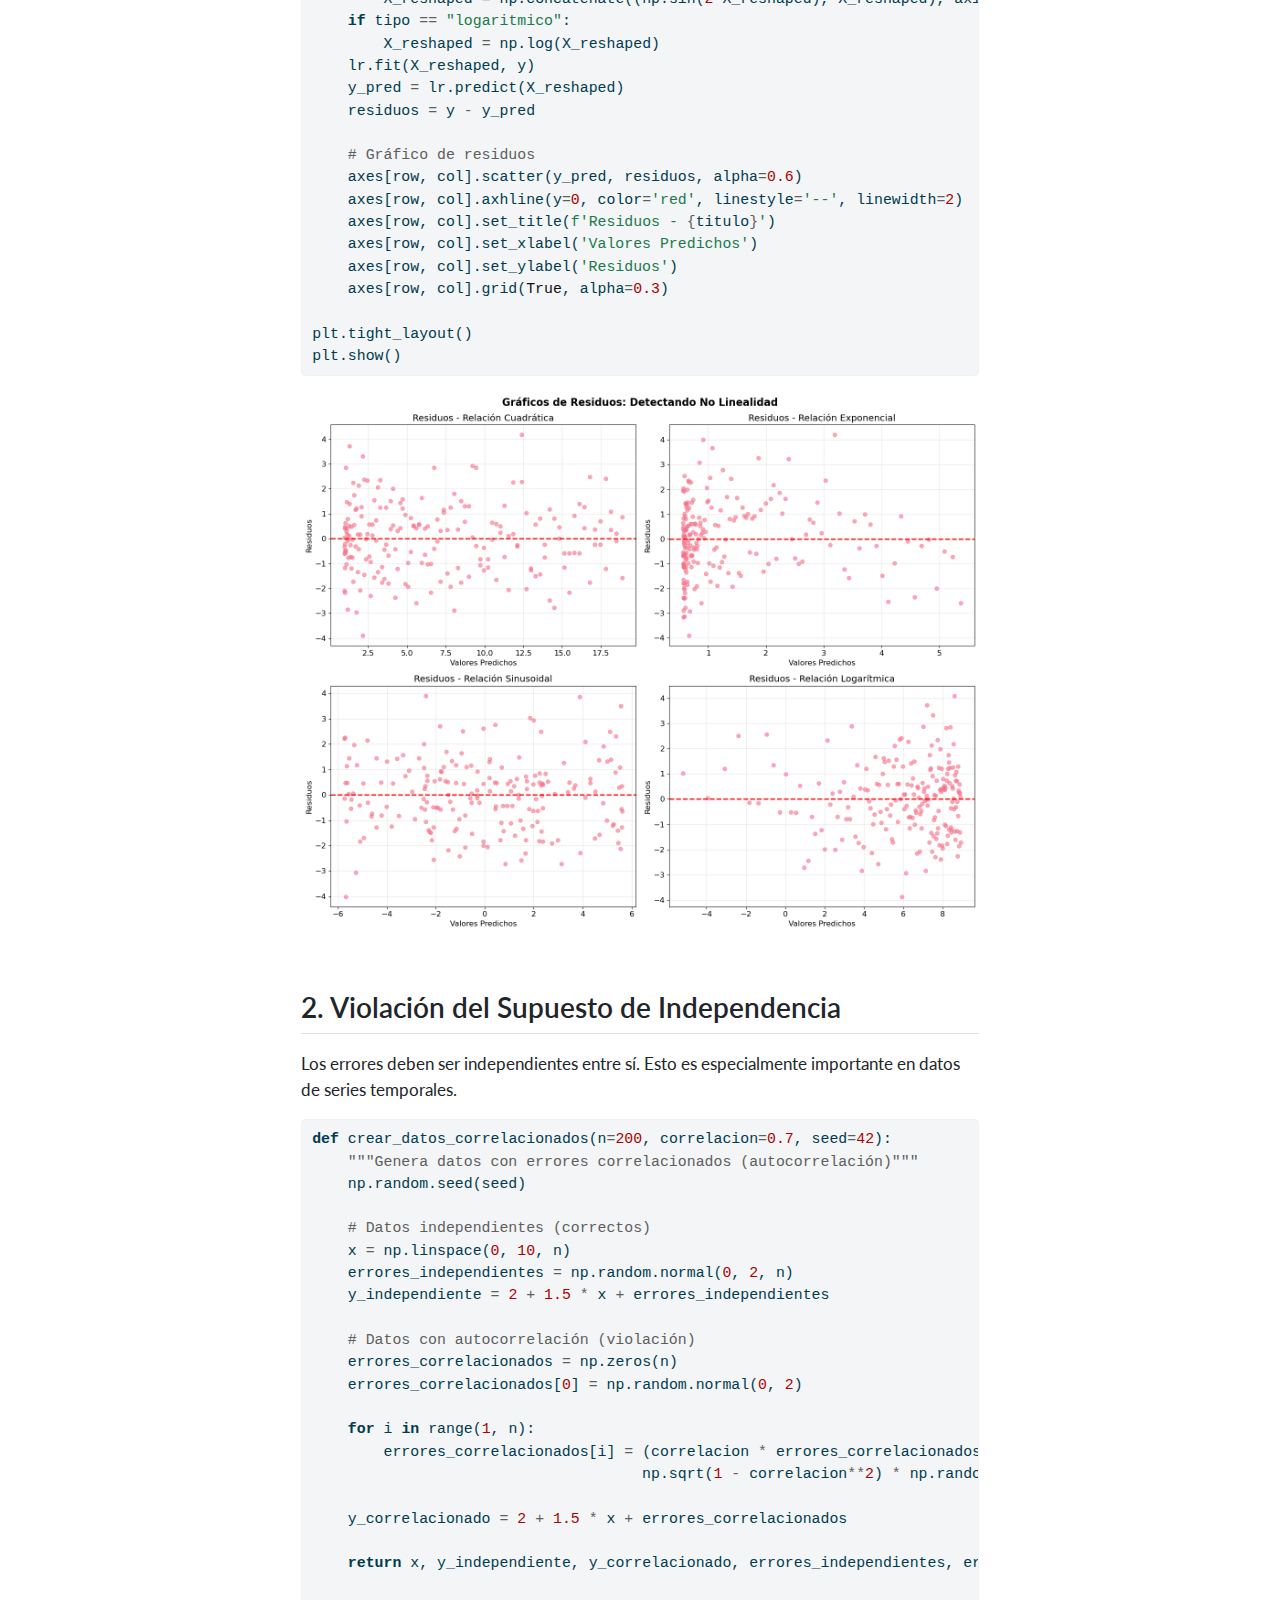
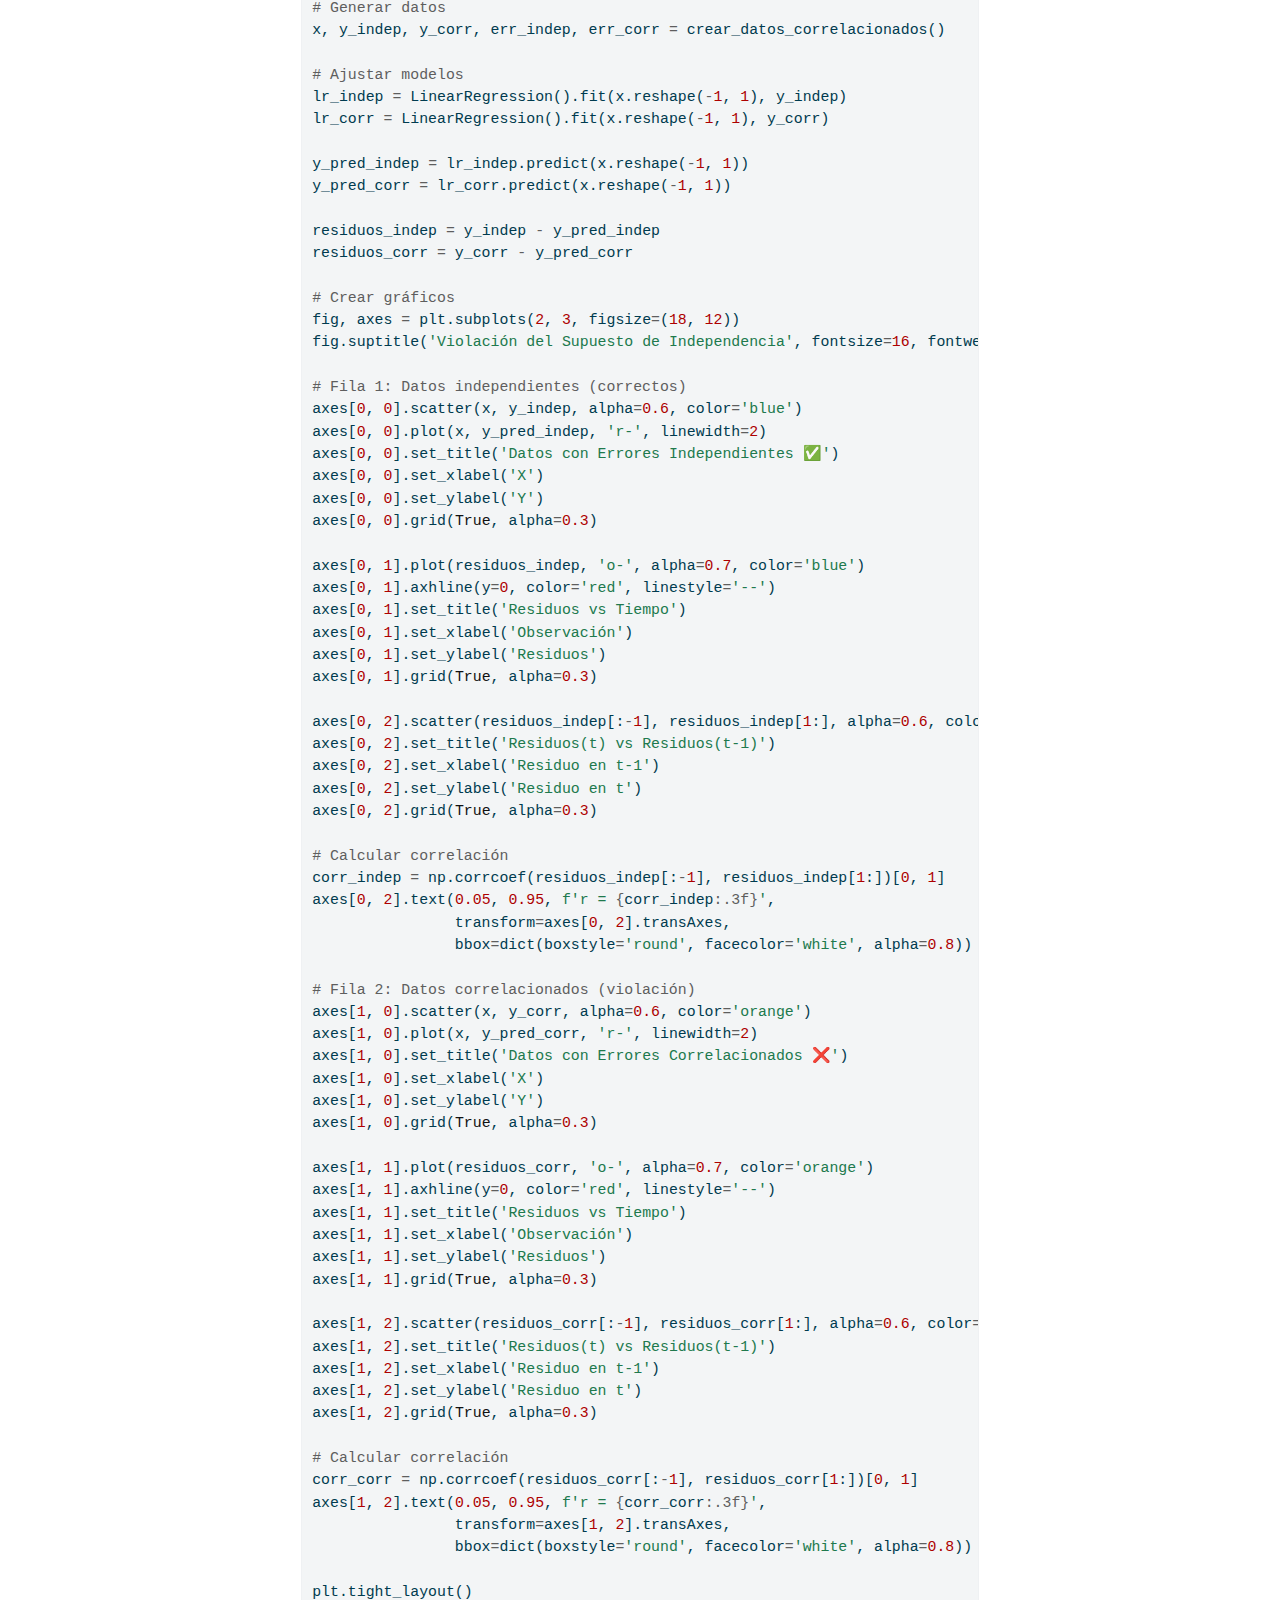
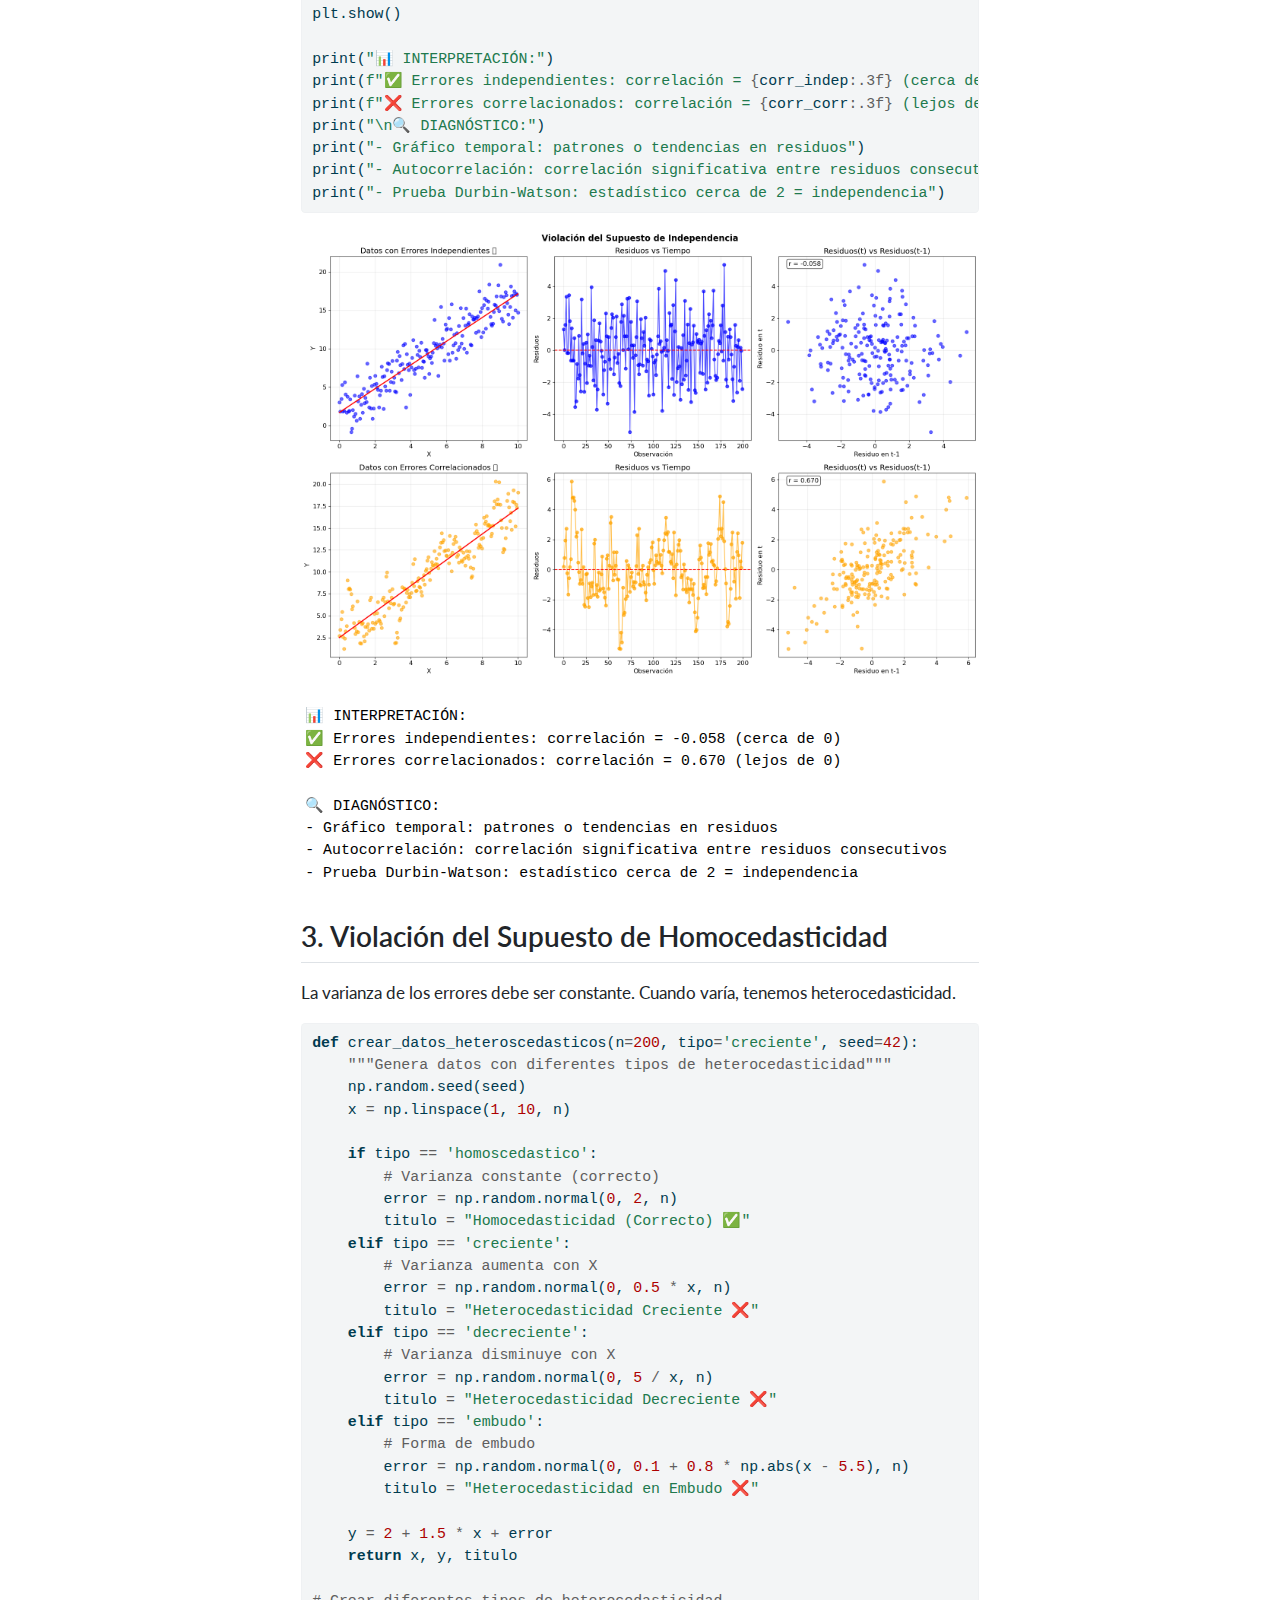
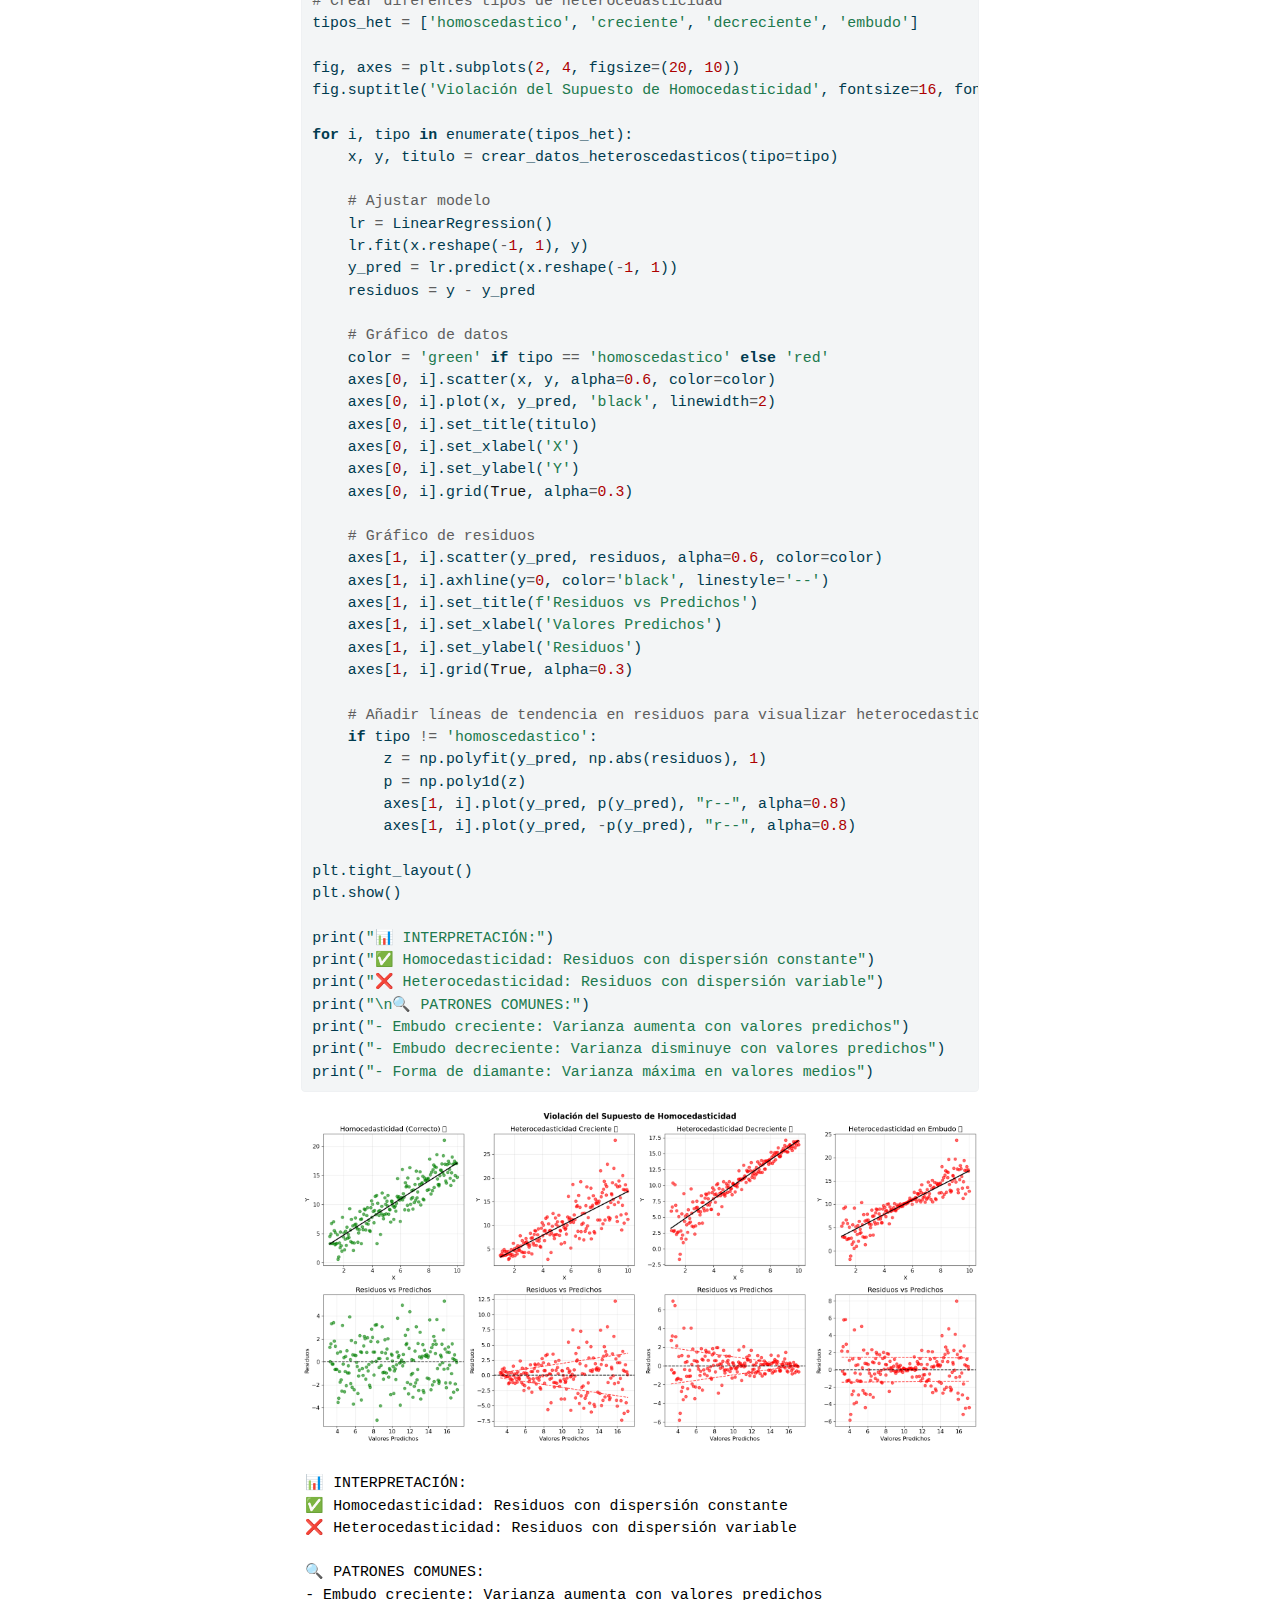
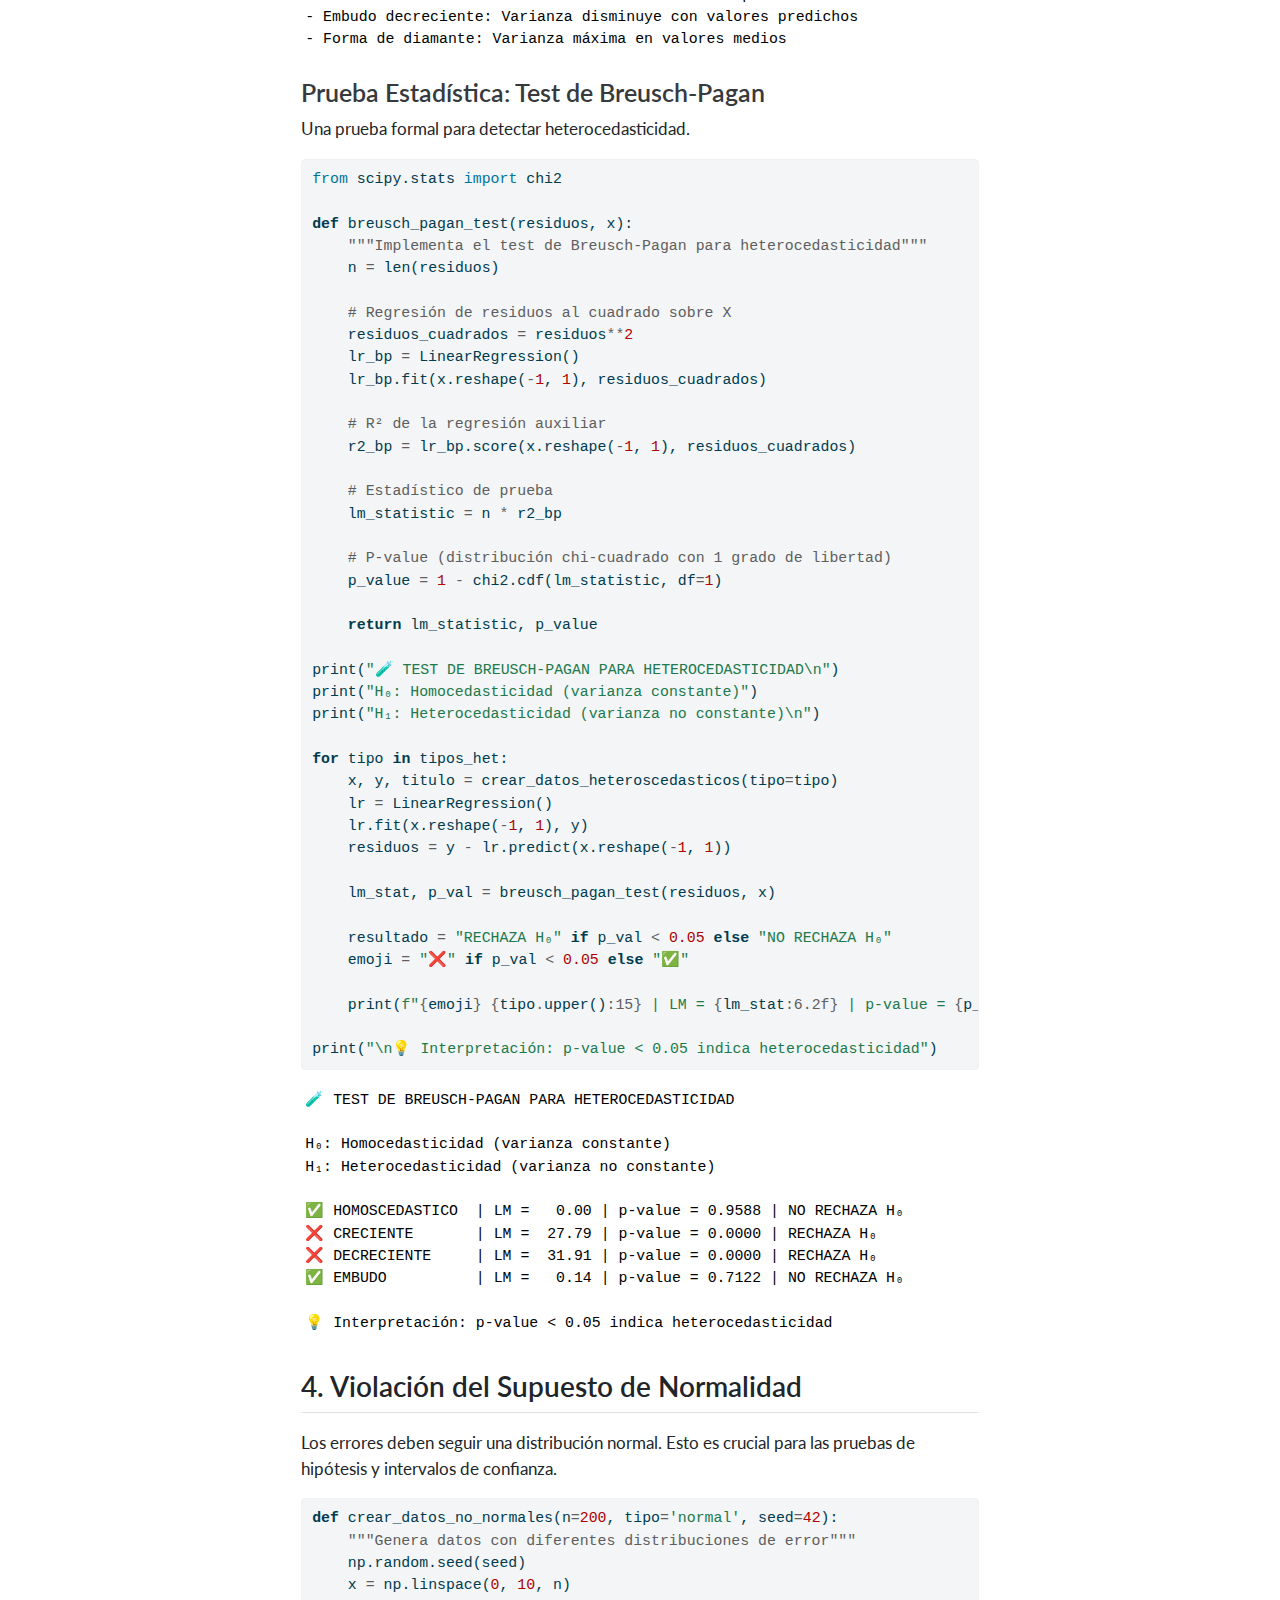
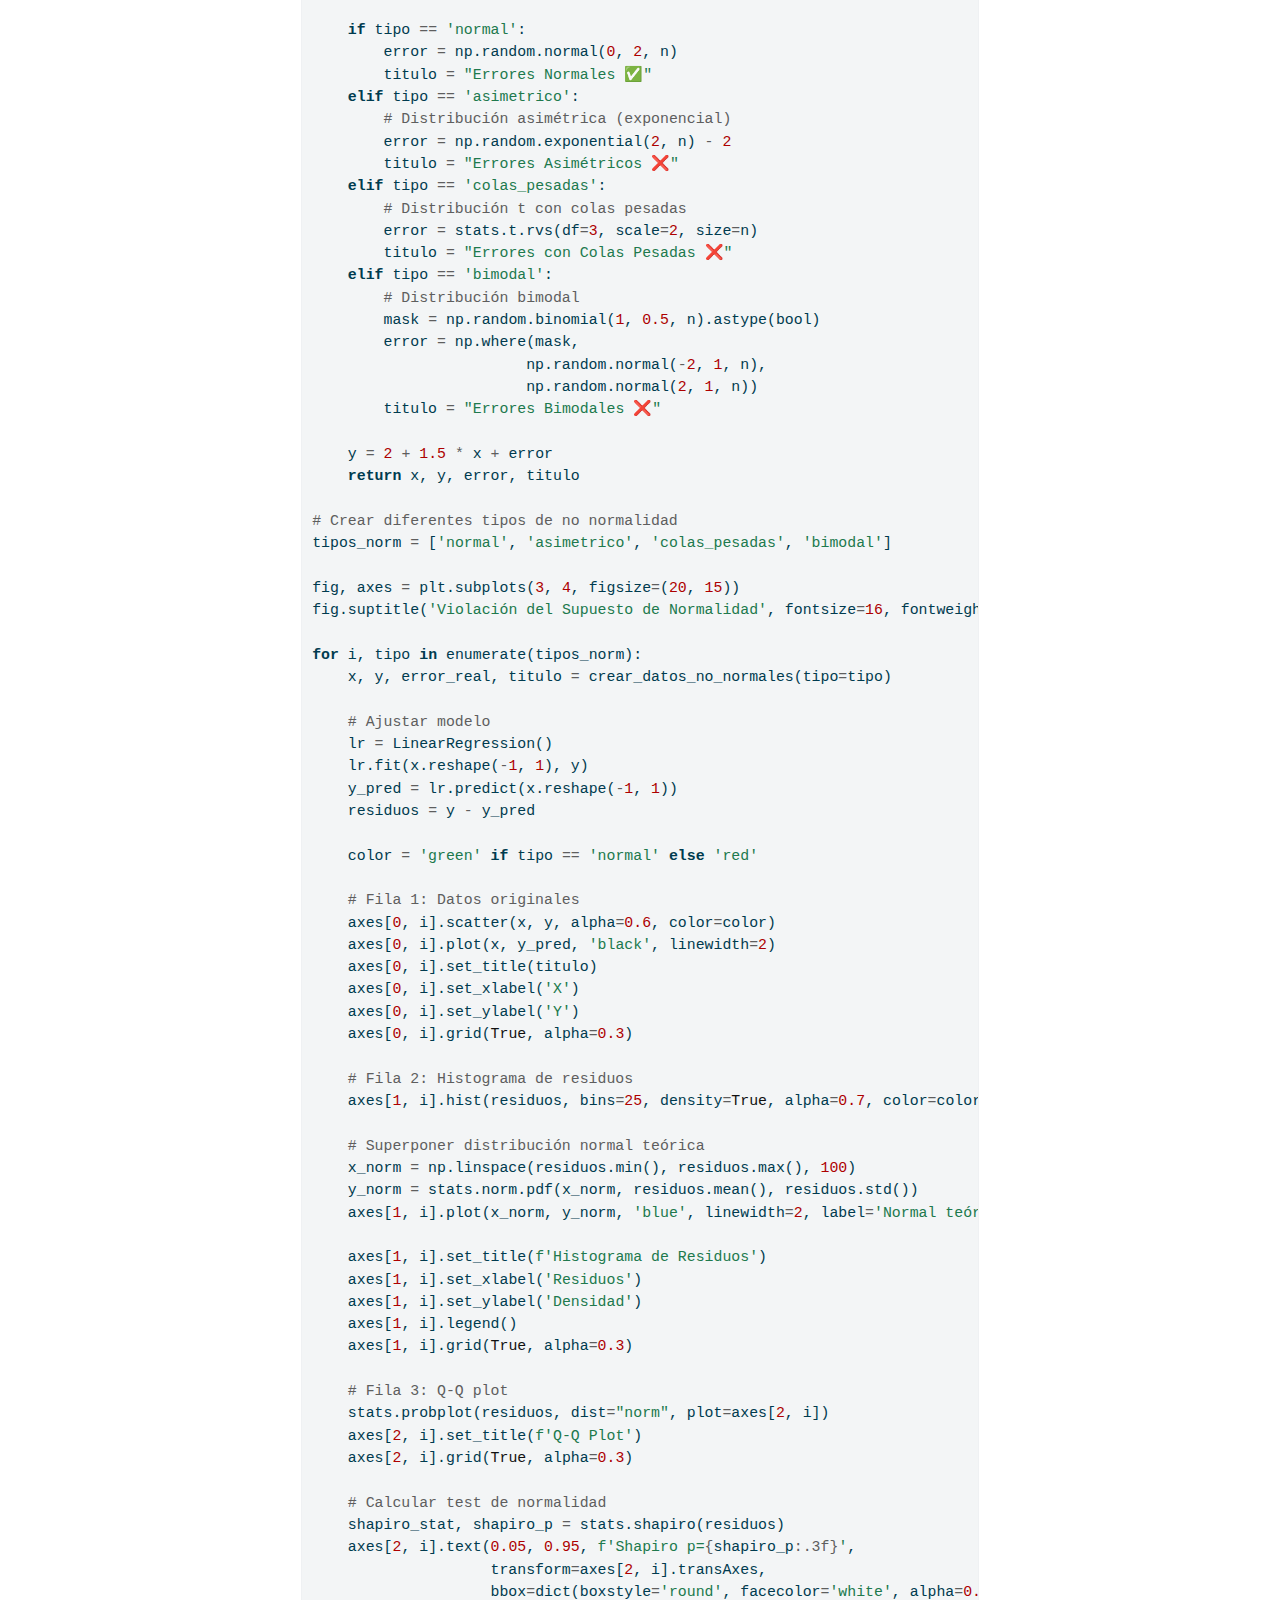
<file: docs/violaciones_supuestos_regresion.html>
<!DOCTYPE html>
<html xmlns="http://www.w3.org/1999/xhtml" lang="es" xml:lang="es"><head>

<meta charset="utf-8">
<meta name="generator" content="quarto-1.7.32">

<meta name="viewport" content="width=device-width, initial-scale=1.0, user-scalable=yes">


<title>Violaciones de los Supuestos de Regresión Lineal – Minería de Datos</title>
<style>
code{white-space: pre-wrap;}
span.smallcaps{font-variant: small-caps;}
div.columns{display: flex; gap: min(4vw, 1.5em);}
div.column{flex: auto; overflow-x: auto;}
div.hanging-indent{margin-left: 1.5em; text-indent: -1.5em;}
ul.task-list{list-style: none;}
ul.task-list li input[type="checkbox"] {
  width: 0.8em;
  margin: 0 0.8em 0.2em -1em; /* quarto-specific, see https://github.com/quarto-dev/quarto-cli/issues/4556 */ 
  vertical-align: middle;
}
/* CSS for syntax highlighting */
html { -webkit-text-size-adjust: 100%; }
pre > code.sourceCode { white-space: pre; position: relative; }
pre > code.sourceCode > span { display: inline-block; line-height: 1.25; }
pre > code.sourceCode > span:empty { height: 1.2em; }
.sourceCode { overflow: visible; }
code.sourceCode > span { color: inherit; text-decoration: inherit; }
div.sourceCode { margin: 1em 0; }
pre.sourceCode { margin: 0; }
@media screen {
div.sourceCode { overflow: auto; }
}
@media print {
pre > code.sourceCode { white-space: pre-wrap; }
pre > code.sourceCode > span { text-indent: -5em; padding-left: 5em; }
}
pre.numberSource code
  { counter-reset: source-line 0; }
pre.numberSource code > span
  { position: relative; left: -4em; counter-increment: source-line; }
pre.numberSource code > span > a:first-child::before
  { content: counter(source-line);
    position: relative; left: -1em; text-align: right; vertical-align: baseline;
    border: none; display: inline-block;
    -webkit-touch-callout: none; -webkit-user-select: none;
    -khtml-user-select: none; -moz-user-select: none;
    -ms-user-select: none; user-select: none;
    padding: 0 4px; width: 4em;
  }
pre.numberSource { margin-left: 3em;  padding-left: 4px; }
div.sourceCode
  {   }
@media screen {
pre > code.sourceCode > span > a:first-child::before { text-decoration: underline; }
}
</style>


<script src="site_libs/quarto-nav/quarto-nav.js"></script>
<script src="site_libs/quarto-nav/headroom.min.js"></script>
<script src="site_libs/clipboard/clipboard.min.js"></script>
<script src="site_libs/quarto-search/autocomplete.umd.js"></script>
<script src="site_libs/quarto-search/fuse.min.js"></script>
<script src="site_libs/quarto-search/quarto-search.js"></script>
<meta name="quarto:offset" content="./">
<link href="./analisis_advertising_dataset.html" rel="next">
<link href="./03-regresion_lineal.html" rel="prev">
<script src="site_libs/quarto-html/quarto.js" type="module"></script>
<script src="site_libs/quarto-html/tabsets/tabsets.js" type="module"></script>
<script src="site_libs/quarto-html/popper.min.js"></script>
<script src="site_libs/quarto-html/tippy.umd.min.js"></script>
<script src="site_libs/quarto-html/anchor.min.js"></script>
<link href="site_libs/quarto-html/tippy.css" rel="stylesheet">
<link href="site_libs/quarto-html/quarto-syntax-highlighting-37eea08aefeeee20ff55810ff984fec1.css" rel="stylesheet" class="quarto-color-scheme" id="quarto-text-highlighting-styles">
<link href="site_libs/quarto-html/quarto-syntax-highlighting-dark-2fef5ea3f8957b3e4ecc936fc74692ca.css" rel="stylesheet" class="quarto-color-scheme quarto-color-alternate" id="quarto-text-highlighting-styles">
<link href="site_libs/quarto-html/quarto-syntax-highlighting-37eea08aefeeee20ff55810ff984fec1.css" rel="stylesheet" class="quarto-color-scheme-extra" id="quarto-text-highlighting-styles">
<script src="site_libs/bootstrap/bootstrap.min.js"></script>
<link href="site_libs/bootstrap/bootstrap-icons.css" rel="stylesheet">
<link href="site_libs/bootstrap/bootstrap-2453fe3dad938b07a2e5eff64ea8abce.min.css" rel="stylesheet" append-hash="true" class="quarto-color-scheme" id="quarto-bootstrap" data-mode="light">
<link href="site_libs/bootstrap/bootstrap-dark-c1367505ed6638c8d4e510e1459ae853.min.css" rel="stylesheet" append-hash="true" class="quarto-color-scheme quarto-color-alternate" id="quarto-bootstrap" data-mode="dark">
<link href="site_libs/bootstrap/bootstrap-2453fe3dad938b07a2e5eff64ea8abce.min.css" rel="stylesheet" append-hash="true" class="quarto-color-scheme-extra" id="quarto-bootstrap" data-mode="light">
<script id="quarto-search-options" type="application/json">{
  "location": "sidebar",
  "copy-button": false,
  "collapse-after": 3,
  "panel-placement": "start",
  "type": "textbox",
  "limit": 50,
  "keyboard-shortcut": [
    "f",
    "/",
    "s"
  ],
  "show-item-context": false,
  "language": {
    "search-no-results-text": "Sin resultados",
    "search-matching-documents-text": "documentos encontrados",
    "search-copy-link-title": "Copiar el enlace en la búsqueda",
    "search-hide-matches-text": "Ocultar resultados adicionales",
    "search-more-match-text": "resultado adicional en este documento",
    "search-more-matches-text": "resultados adicionales en este documento",
    "search-clear-button-title": "Borrar",
    "search-text-placeholder": "",
    "search-detached-cancel-button-title": "Cancelar",
    "search-submit-button-title": "Enviar",
    "search-label": "Buscar"
  }
}</script>


<meta property="og:title" content="Violaciones de los Supuestos de Regresión Lineal – Minería de Datos">
<meta property="og:description" content="">
<meta property="og:image" content="violaciones_supuestos_regresion_files/figure-html/cell-3-output-1.png">
<meta property="og:site_name" content="Minería de Datos">
</head>

<body class="nav-sidebar floating quarto-light"><script id="quarto-html-before-body" type="application/javascript">
    const toggleBodyColorMode = (bsSheetEl) => {
      const mode = bsSheetEl.getAttribute("data-mode");
      const bodyEl = window.document.querySelector("body");
      if (mode === "dark") {
        bodyEl.classList.add("quarto-dark");
        bodyEl.classList.remove("quarto-light");
      } else {
        bodyEl.classList.add("quarto-light");
        bodyEl.classList.remove("quarto-dark");
      }
    }
    const toggleBodyColorPrimary = () => {
      const bsSheetEl = window.document.querySelector("link#quarto-bootstrap:not([rel=disabled-stylesheet])");
      if (bsSheetEl) {
        toggleBodyColorMode(bsSheetEl);
      }
    }
    const setColorSchemeToggle = (alternate) => {
      const toggles = window.document.querySelectorAll('.quarto-color-scheme-toggle');
      for (let i=0; i < toggles.length; i++) {
        const toggle = toggles[i];
        if (toggle) {
          if (alternate) {
            toggle.classList.add("alternate");
          } else {
            toggle.classList.remove("alternate");
          }
        }
      }
    };
    const toggleColorMode = (alternate) => {
      // Switch the stylesheets
      const primaryStylesheets = window.document.querySelectorAll('link.quarto-color-scheme:not(.quarto-color-alternate)');
      const alternateStylesheets = window.document.querySelectorAll('link.quarto-color-scheme.quarto-color-alternate');
      manageTransitions('#quarto-margin-sidebar .nav-link', false);
      if (alternate) {
        // note: dark is layered on light, we don't disable primary!
        enableStylesheet(alternateStylesheets);
        for (const sheetNode of alternateStylesheets) {
          if (sheetNode.id === "quarto-bootstrap") {
            toggleBodyColorMode(sheetNode);
          }
        }
      } else {
        disableStylesheet(alternateStylesheets);
        enableStylesheet(primaryStylesheets)
        toggleBodyColorPrimary();
      }
      manageTransitions('#quarto-margin-sidebar .nav-link', true);
      // Switch the toggles
      setColorSchemeToggle(alternate)
      // Hack to workaround the fact that safari doesn't
      // properly recolor the scrollbar when toggling (#1455)
      if (navigator.userAgent.indexOf('Safari') > 0 && navigator.userAgent.indexOf('Chrome') == -1) {
        manageTransitions("body", false);
        window.scrollTo(0, 1);
        setTimeout(() => {
          window.scrollTo(0, 0);
          manageTransitions("body", true);
        }, 40);
      }
    }
    const disableStylesheet = (stylesheets) => {
      for (let i=0; i < stylesheets.length; i++) {
        const stylesheet = stylesheets[i];
        stylesheet.rel = 'disabled-stylesheet';
      }
    }
    const enableStylesheet = (stylesheets) => {
      for (let i=0; i < stylesheets.length; i++) {
        const stylesheet = stylesheets[i];
        if(stylesheet.rel !== 'stylesheet') { // for Chrome, which will still FOUC without this check
          stylesheet.rel = 'stylesheet';
        }
      }
    }
    const manageTransitions = (selector, allowTransitions) => {
      const els = window.document.querySelectorAll(selector);
      for (let i=0; i < els.length; i++) {
        const el = els[i];
        if (allowTransitions) {
          el.classList.remove('notransition');
        } else {
          el.classList.add('notransition');
        }
      }
    }
    const isFileUrl = () => {
      return window.location.protocol === 'file:';
    }
    const hasAlternateSentinel = () => {
      let styleSentinel = getColorSchemeSentinel();
      if (styleSentinel !== null) {
        return styleSentinel === "alternate";
      } else {
        return false;
      }
    }
    const setStyleSentinel = (alternate) => {
      const value = alternate ? "alternate" : "default";
      if (!isFileUrl()) {
        window.localStorage.setItem("quarto-color-scheme", value);
      } else {
        localAlternateSentinel = value;
      }
    }
    const getColorSchemeSentinel = () => {
      if (!isFileUrl()) {
        const storageValue = window.localStorage.getItem("quarto-color-scheme");
        return storageValue != null ? storageValue : localAlternateSentinel;
      } else {
        return localAlternateSentinel;
      }
    }
    const toggleGiscusIfUsed = (isAlternate, darkModeDefault) => {
      const baseTheme = document.querySelector('#giscus-base-theme')?.value ?? 'light';
      const alternateTheme = document.querySelector('#giscus-alt-theme')?.value ?? 'dark';
      let newTheme = '';
      if(authorPrefersDark) {
        newTheme = isAlternate ? baseTheme : alternateTheme;
      } else {
        newTheme = isAlternate ? alternateTheme : baseTheme;
      }
      const changeGiscusTheme = () => {
        // From: https://github.com/giscus/giscus/issues/336
        const sendMessage = (message) => {
          const iframe = document.querySelector('iframe.giscus-frame');
          if (!iframe) return;
          iframe.contentWindow.postMessage({ giscus: message }, 'https://giscus.app');
        }
        sendMessage({
          setConfig: {
            theme: newTheme
          }
        });
      }
      const isGiscussLoaded = window.document.querySelector('iframe.giscus-frame') !== null;
      if (isGiscussLoaded) {
        changeGiscusTheme();
      }
    };
    const authorPrefersDark = false;
    const darkModeDefault = authorPrefersDark;
      document.querySelector('link#quarto-text-highlighting-styles.quarto-color-scheme-extra').rel = 'disabled-stylesheet';
      document.querySelector('link#quarto-bootstrap.quarto-color-scheme-extra').rel = 'disabled-stylesheet';
    let localAlternateSentinel = darkModeDefault ? 'alternate' : 'default';
    // Dark / light mode switch
    window.quartoToggleColorScheme = () => {
      // Read the current dark / light value
      let toAlternate = !hasAlternateSentinel();
      toggleColorMode(toAlternate);
      setStyleSentinel(toAlternate);
      toggleGiscusIfUsed(toAlternate, darkModeDefault);
      window.dispatchEvent(new Event('resize'));
    };
    // Switch to dark mode if need be
    if (hasAlternateSentinel()) {
      toggleColorMode(true);
    } else {
      toggleColorMode(false);
    }
  </script>

<div id="quarto-search-results"></div>
  <header id="quarto-header" class="headroom fixed-top">
  <nav class="quarto-secondary-nav">
    <div class="container-fluid d-flex">
      <button type="button" class="quarto-btn-toggle btn" data-bs-toggle="collapse" role="button" data-bs-target=".quarto-sidebar-collapse-item" aria-controls="quarto-sidebar" aria-expanded="false" aria-label="Alternar barra lateral" onclick="if (window.quartoToggleHeadroom) { window.quartoToggleHeadroom(); }">
        <i class="bi bi-layout-text-sidebar-reverse"></i>
      </button>
        <nav class="quarto-page-breadcrumbs" aria-label="breadcrumb"><ol class="breadcrumb"><li class="breadcrumb-item"><a href="./03-regresion_lineal.html">Regresion lineal</a></li><li class="breadcrumb-item"><a href="./violaciones_supuestos_regresion.html"><span class="chapter-title">Violaciones de los Supuestos de Regresión Lineal</span></a></li></ol></nav>
        <a class="flex-grow-1" role="navigation" data-bs-toggle="collapse" data-bs-target=".quarto-sidebar-collapse-item" aria-controls="quarto-sidebar" aria-expanded="false" aria-label="Alternar barra lateral" onclick="if (window.quartoToggleHeadroom) { window.quartoToggleHeadroom(); }">      
        </a>
      <button type="button" class="btn quarto-search-button" aria-label="Buscar" onclick="window.quartoOpenSearch();">
        <i class="bi bi-search"></i>
      </button>
    </div>
  </nav>
</header>
<!-- content -->
<div id="quarto-content" class="quarto-container page-columns page-rows-contents page-layout-article">
<!-- sidebar -->
  <nav id="quarto-sidebar" class="sidebar collapse collapse-horizontal quarto-sidebar-collapse-item sidebar-navigation floating overflow-auto">
    <div class="pt-lg-2 mt-2 text-left sidebar-header">
    <div class="sidebar-title mb-0 py-0">
      <a href="./">Minería de Datos</a> 
        <div class="sidebar-tools-main">
  <a href="" class="quarto-color-scheme-toggle quarto-navigation-tool  px-1" onclick="window.quartoToggleColorScheme(); return false;" title="Alternar modo oscuro"><i class="bi"></i></a>
</div>
    </div>
      </div>
        <div class="mt-2 flex-shrink-0 align-items-center">
        <div class="sidebar-search">
        <div id="quarto-search" class="" title="Buscar"></div>
        </div>
        </div>
    <div class="sidebar-menu-container"> 
    <ul class="list-unstyled mt-1">
        <li class="sidebar-item">
  <div class="sidebar-item-container"> 
  <a href="./index.html" class="sidebar-item-text sidebar-link">
 <span class="menu-text">Temario</span></a>
  </div>
</li>
        <li class="sidebar-item">
  <div class="sidebar-item-container"> 
  <a href="./00-requerimientos-computacion.html" class="sidebar-item-text sidebar-link"><span class="chapter-title">Requerimientos computacionales</span></a>
  </div>
</li>
        <li class="sidebar-item">
  <div class="sidebar-item-container"> 
  <a href="./01-introduccion.html" class="sidebar-item-text sidebar-link"><span class="chapter-title">Introducción</span></a>
  </div>
</li>
        <li class="sidebar-item">
  <div class="sidebar-item-container"> 
  <a href="./02-principios.html" class="sidebar-item-text sidebar-link"><span class="chapter-title">Principios de aprendizaje supervisado</span></a>
  </div>
</li>
        <li class="sidebar-item sidebar-item-section">
      <div class="sidebar-item-container"> 
            <a class="sidebar-item-text sidebar-link text-start" data-bs-toggle="collapse" data-bs-target="#quarto-sidebar-section-1" role="navigation" aria-expanded="true">
 <span class="menu-text">Regresion lineal</span></a>
          <a class="sidebar-item-toggle text-start" data-bs-toggle="collapse" data-bs-target="#quarto-sidebar-section-1" role="navigation" aria-expanded="true" aria-label="Alternar sección">
            <i class="bi bi-chevron-right ms-2"></i>
          </a> 
      </div>
      <ul id="quarto-sidebar-section-1" class="collapse list-unstyled sidebar-section depth1 show">  
          <li class="sidebar-item">
  <div class="sidebar-item-container"> 
  <a href="./03-regresion_lineal.html" class="sidebar-item-text sidebar-link"><span class="chapter-title">Regresión lineal</span></a>
  </div>
</li>
          <li class="sidebar-item">
  <div class="sidebar-item-container"> 
  <a href="./violaciones_supuestos_regresion.html" class="sidebar-item-text sidebar-link active"><span class="chapter-title">Violaciones de los Supuestos de Regresión Lineal</span></a>
  </div>
</li>
          <li class="sidebar-item">
  <div class="sidebar-item-container"> 
  <a href="./analisis_advertising_dataset.html" class="sidebar-item-text sidebar-link"><span class="chapter-title">Análisis de Regresión Lineal con el Dataset Advertising</span></a>
  </div>
</li>
      </ul>
  </li>
        <li class="sidebar-item">
  <div class="sidebar-item-container"> 
  <a href="./04-clasificacion.html" class="sidebar-item-text sidebar-link"><span class="chapter-title">Clasificación</span></a>
  </div>
</li>
        <li class="sidebar-item">
  <div class="sidebar-item-container"> 
  <a href="./references.html" class="sidebar-item-text sidebar-link">
 <span class="menu-text">Referencias</span></a>
  </div>
</li>
        <li class="sidebar-item sidebar-item-section">
      <div class="sidebar-item-container"> 
            <a class="sidebar-item-text sidebar-link text-start" data-bs-toggle="collapse" data-bs-target="#quarto-sidebar-section-2" role="navigation" aria-expanded="true">
 <span class="menu-text">Ejemplos</span></a>
          <a class="sidebar-item-toggle text-start" data-bs-toggle="collapse" data-bs-target="#quarto-sidebar-section-2" role="navigation" aria-expanded="true" aria-label="Alternar sección">
            <i class="bi bi-chevron-right ms-2"></i>
          </a> 
      </div>
      <ul id="quarto-sidebar-section-2" class="collapse list-unstyled sidebar-section depth1 show">  
          <li class="sidebar-item">
  <div class="sidebar-item-container"> 
  <a href="./introduccion.html" class="sidebar-item-text sidebar-link"><span class="chapter-title">Introducción a Python para Minería de Datos</span></a>
  </div>
</li>
          <li class="sidebar-item">
  <div class="sidebar-item-container"> 
  <a href="./regresion_lineal.html" class="sidebar-item-text sidebar-link"><span class="chapter-title">Descenso en gradiente con regresión lineal</span></a>
  </div>
</li>
      </ul>
  </li>
    </ul>
    </div>
</nav>
<div id="quarto-sidebar-glass" class="quarto-sidebar-collapse-item" data-bs-toggle="collapse" data-bs-target=".quarto-sidebar-collapse-item"></div>
<!-- margin-sidebar -->
    <div id="quarto-margin-sidebar" class="sidebar margin-sidebar">
        <nav id="TOC" role="doc-toc" class="toc-active">
    <h2 id="toc-title">Tabla de contenidos</h2>
   
  <ul>
  <li><a href="#violación-del-supuesto-de-linealidad" id="toc-violación-del-supuesto-de-linealidad" class="nav-link active" data-scroll-target="#violación-del-supuesto-de-linealidad">1. Violación del Supuesto de Linealidad</a>
  <ul class="collapse">
  <li><a href="#diagnóstico-gráficos-de-residuos-vs-valores-predichos" id="toc-diagnóstico-gráficos-de-residuos-vs-valores-predichos" class="nav-link" data-scroll-target="#diagnóstico-gráficos-de-residuos-vs-valores-predichos">Diagnóstico: Gráficos de Residuos vs Valores Predichos</a></li>
  </ul></li>
  <li><a href="#solución" id="toc-solución" class="nav-link" data-scroll-target="#solución">Solución</a></li>
  <li><a href="#violación-del-supuesto-de-independencia" id="toc-violación-del-supuesto-de-independencia" class="nav-link" data-scroll-target="#violación-del-supuesto-de-independencia">2. Violación del Supuesto de Independencia</a></li>
  <li><a href="#violación-del-supuesto-de-homocedasticidad" id="toc-violación-del-supuesto-de-homocedasticidad" class="nav-link" data-scroll-target="#violación-del-supuesto-de-homocedasticidad">3. Violación del Supuesto de Homocedasticidad</a>
  <ul class="collapse">
  <li><a href="#prueba-estadística-test-de-breusch-pagan" id="toc-prueba-estadística-test-de-breusch-pagan" class="nav-link" data-scroll-target="#prueba-estadística-test-de-breusch-pagan">Prueba Estadística: Test de Breusch-Pagan</a></li>
  </ul></li>
  <li><a href="#violación-del-supuesto-de-normalidad" id="toc-violación-del-supuesto-de-normalidad" class="nav-link" data-scroll-target="#violación-del-supuesto-de-normalidad">4. Violación del Supuesto de Normalidad</a>
  <ul class="collapse">
  <li><a href="#resumen-de-pruebas-estadísticas-para-normalidad" id="toc-resumen-de-pruebas-estadísticas-para-normalidad" class="nav-link" data-scroll-target="#resumen-de-pruebas-estadísticas-para-normalidad">Resumen de Pruebas Estadísticas para Normalidad</a></li>
  </ul></li>
  <li><a href="#consecuencias-de-violar-los-supuestos" id="toc-consecuencias-de-violar-los-supuestos" class="nav-link" data-scroll-target="#consecuencias-de-violar-los-supuestos">5. Consecuencias de Violar los Supuestos</a></li>
  <li><a href="#ejercicios-prácticos" id="toc-ejercicios-prácticos" class="nav-link" data-scroll-target="#ejercicios-prácticos">6. Ejercicios Prácticos</a>
  <ul class="collapse">
  <li><a href="#ejercicio-1-identificación-de-violaciones" id="toc-ejercicio-1-identificación-de-violaciones" class="nav-link" data-scroll-target="#ejercicio-1-identificación-de-violaciones">Ejercicio 1: Identificación de Violaciones</a></li>
  </ul></li>
  <li><a href="#resumen-y-recomendaciones" id="toc-resumen-y-recomendaciones" class="nav-link" data-scroll-target="#resumen-y-recomendaciones">7. Resumen y Recomendaciones</a>
  <ul class="collapse">
  <li><a href="#cómo-diagnosticar-violaciones" id="toc-cómo-diagnosticar-violaciones" class="nav-link" data-scroll-target="#cómo-diagnosticar-violaciones">¿Cómo diagnosticar violaciones?</a></li>
  <li><a href="#qué-hacer-cuando-se-violan" id="toc-qué-hacer-cuando-se-violan" class="nav-link" data-scroll-target="#qué-hacer-cuando-se-violan">¿Qué hacer cuando se violan?</a></li>
  <li><a href="#puntos-clave-para-recordar" id="toc-puntos-clave-para-recordar" class="nav-link" data-scroll-target="#puntos-clave-para-recordar">🎯 Puntos Clave para Recordar</a></li>
  </ul></li>
  </ul>
</nav>
    </div>
<!-- main -->
<main class="content" id="quarto-document-content">


<header id="title-block-header" class="quarto-title-block default"><nav class="quarto-page-breadcrumbs quarto-title-breadcrumbs d-none d-lg-block" aria-label="breadcrumb"><ol class="breadcrumb"><li class="breadcrumb-item"><a href="./03-regresion_lineal.html">Regresion lineal</a></li><li class="breadcrumb-item"><a href="./violaciones_supuestos_regresion.html"><span class="chapter-title">Violaciones de los Supuestos de Regresión Lineal</span></a></li></ol></nav>
<div class="quarto-title">
<h1 class="title"><span class="chapter-title">Violaciones de los Supuestos de Regresión Lineal</span></h1>
</div>



<div class="quarto-title-meta">

    
  
    
  </div>
  


</header>


<p>Este notebook demuestra gráficamente cómo pueden violarse los cuatro supuestos principales de la regresión lineal:</p>
<ol type="1">
<li><strong>Linealidad</strong>: La relación entre X e Y debe ser lineal</li>
<li><strong>Independencia</strong>: Los errores no deben estar correlacionados</li>
<li><strong>Homocedasticidad</strong>: Varianza constante de los errores</li>
<li><strong>Normalidad</strong>: Los errores siguen distribución normal</li>
</ol>
<div id="cell-1" class="cell" data-execution_count="1">
<div class="sourceCode cell-code" id="cb1"><pre class="sourceCode python code-with-copy"><code class="sourceCode python"><span id="cb1-1"><a href="#cb1-1" aria-hidden="true" tabindex="-1"></a><span class="im">import</span> numpy <span class="im">as</span> np</span>
<span id="cb1-2"><a href="#cb1-2" aria-hidden="true" tabindex="-1"></a><span class="im">import</span> pandas <span class="im">as</span> pd</span>
<span id="cb1-3"><a href="#cb1-3" aria-hidden="true" tabindex="-1"></a><span class="im">import</span> matplotlib.pyplot <span class="im">as</span> plt</span>
<span id="cb1-4"><a href="#cb1-4" aria-hidden="true" tabindex="-1"></a><span class="im">import</span> seaborn <span class="im">as</span> sns</span>
<span id="cb1-5"><a href="#cb1-5" aria-hidden="true" tabindex="-1"></a><span class="im">from</span> sklearn.linear_model <span class="im">import</span> LinearRegression</span>
<span id="cb1-6"><a href="#cb1-6" aria-hidden="true" tabindex="-1"></a><span class="im">from</span> sklearn.metrics <span class="im">import</span> mean_squared_error</span>
<span id="cb1-7"><a href="#cb1-7" aria-hidden="true" tabindex="-1"></a><span class="im">from</span> scipy <span class="im">import</span> stats</span>
<span id="cb1-8"><a href="#cb1-8" aria-hidden="true" tabindex="-1"></a><span class="im">import</span> warnings</span>
<span id="cb1-9"><a href="#cb1-9" aria-hidden="true" tabindex="-1"></a>warnings.filterwarnings(<span class="st">'ignore'</span>)</span>
<span id="cb1-10"><a href="#cb1-10" aria-hidden="true" tabindex="-1"></a></span>
<span id="cb1-11"><a href="#cb1-11" aria-hidden="true" tabindex="-1"></a><span class="co"># Configuración de gráficos</span></span>
<span id="cb1-12"><a href="#cb1-12" aria-hidden="true" tabindex="-1"></a>plt.style.use(<span class="st">'default'</span>)</span>
<span id="cb1-13"><a href="#cb1-13" aria-hidden="true" tabindex="-1"></a>sns.set_palette(<span class="st">"husl"</span>)</span>
<span id="cb1-14"><a href="#cb1-14" aria-hidden="true" tabindex="-1"></a>plt.rcParams[<span class="st">'figure.figsize'</span>] <span class="op">=</span> (<span class="dv">12</span>, <span class="dv">8</span>)</span>
<span id="cb1-15"><a href="#cb1-15" aria-hidden="true" tabindex="-1"></a>plt.rcParams[<span class="st">'font.size'</span>] <span class="op">=</span> <span class="dv">12</span></span></code><button title="Copiar al portapapeles" class="code-copy-button"><i class="bi"></i></button></pre></div>
</div>
<section id="violación-del-supuesto-de-linealidad" class="level2">
<h2 class="anchored" data-anchor-id="violación-del-supuesto-de-linealidad">1. Violación del Supuesto de Linealidad</h2>
<p>El supuesto de linealidad requiere que la relación entre X e Y sea lineal. Cuando esto se viola, un modelo lineal será inadecuado.</p>
<div id="cell-3" class="cell" data-execution_count="2">
<div class="sourceCode cell-code" id="cb2"><pre class="sourceCode python code-with-copy"><code class="sourceCode python"><span id="cb2-1"><a href="#cb2-1" aria-hidden="true" tabindex="-1"></a><span class="kw">def</span> crear_datos_no_lineales(n<span class="op">=</span><span class="dv">200</span>, tipo<span class="op">=</span><span class="st">'cuadratico'</span>, noise<span class="op">=</span><span class="fl">1.0</span>, seed<span class="op">=</span><span class="dv">42</span>):</span>
<span id="cb2-2"><a href="#cb2-2" aria-hidden="true" tabindex="-1"></a>    <span class="co">"""Genera datos con relaciones no lineales"""</span></span>
<span id="cb2-3"><a href="#cb2-3" aria-hidden="true" tabindex="-1"></a>    np.random.seed(seed)</span>
<span id="cb2-4"><a href="#cb2-4" aria-hidden="true" tabindex="-1"></a>    x <span class="op">=</span> np.linspace(<span class="op">-</span><span class="dv">3</span>, <span class="dv">3</span>, n)</span>
<span id="cb2-5"><a href="#cb2-5" aria-hidden="true" tabindex="-1"></a>    </span>
<span id="cb2-6"><a href="#cb2-6" aria-hidden="true" tabindex="-1"></a>    <span class="cf">if</span> tipo <span class="op">==</span> <span class="st">'cuadratico'</span>:</span>
<span id="cb2-7"><a href="#cb2-7" aria-hidden="true" tabindex="-1"></a>        y <span class="op">=</span> <span class="dv">2</span> <span class="op">*</span> x<span class="op">**</span><span class="dv">2</span> <span class="op">+</span> <span class="dv">1</span> <span class="op">+</span> np.random.normal(<span class="dv">0</span>, noise, n)</span>
<span id="cb2-8"><a href="#cb2-8" aria-hidden="true" tabindex="-1"></a>        titulo <span class="op">=</span> <span class="st">"Relación Cuadrática"</span></span>
<span id="cb2-9"><a href="#cb2-9" aria-hidden="true" tabindex="-1"></a>    <span class="cf">elif</span> tipo <span class="op">==</span> <span class="st">'exponencial'</span>:</span>
<span id="cb2-10"><a href="#cb2-10" aria-hidden="true" tabindex="-1"></a>        y <span class="op">=</span> np.exp(x<span class="op">/</span><span class="dv">2</span>) <span class="op">+</span> np.random.normal(<span class="dv">0</span>, noise, n)</span>
<span id="cb2-11"><a href="#cb2-11" aria-hidden="true" tabindex="-1"></a>        titulo <span class="op">=</span> <span class="st">"Relación Exponencial"</span></span>
<span id="cb2-12"><a href="#cb2-12" aria-hidden="true" tabindex="-1"></a>    <span class="cf">elif</span> tipo <span class="op">==</span> <span class="st">'sinusoidal'</span>:</span>
<span id="cb2-13"><a href="#cb2-13" aria-hidden="true" tabindex="-1"></a>        y <span class="op">=</span> <span class="dv">5</span> <span class="op">*</span> np.sin(<span class="dv">2</span><span class="op">*</span>x) <span class="op">+</span> x <span class="op">+</span> np.random.normal(<span class="dv">0</span>, noise, n)</span>
<span id="cb2-14"><a href="#cb2-14" aria-hidden="true" tabindex="-1"></a>        titulo <span class="op">=</span> <span class="st">"Relación Sinusoidal"</span></span>
<span id="cb2-15"><a href="#cb2-15" aria-hidden="true" tabindex="-1"></a>    <span class="cf">elif</span> tipo <span class="op">==</span> <span class="st">'logaritmico'</span>:</span>
<span id="cb2-16"><a href="#cb2-16" aria-hidden="true" tabindex="-1"></a>        x <span class="op">=</span> np.linspace(<span class="fl">0.1</span>, <span class="dv">10</span>, n)</span>
<span id="cb2-17"><a href="#cb2-17" aria-hidden="true" tabindex="-1"></a>        y <span class="op">=</span> <span class="dv">3</span> <span class="op">*</span> np.log(x) <span class="op">+</span> <span class="dv">2</span> <span class="op">+</span> np.random.normal(<span class="dv">0</span>, noise, n)</span>
<span id="cb2-18"><a href="#cb2-18" aria-hidden="true" tabindex="-1"></a>        titulo <span class="op">=</span> <span class="st">"Relación Logarítmica"</span></span>
<span id="cb2-19"><a href="#cb2-19" aria-hidden="true" tabindex="-1"></a>    </span>
<span id="cb2-20"><a href="#cb2-20" aria-hidden="true" tabindex="-1"></a>    <span class="cf">return</span> x, y, titulo</span>
<span id="cb2-21"><a href="#cb2-21" aria-hidden="true" tabindex="-1"></a></span>
<span id="cb2-22"><a href="#cb2-22" aria-hidden="true" tabindex="-1"></a><span class="co"># Crear subplots para diferentes tipos de no linealidad</span></span>
<span id="cb2-23"><a href="#cb2-23" aria-hidden="true" tabindex="-1"></a>fig, axes <span class="op">=</span> plt.subplots(<span class="dv">2</span>, <span class="dv">2</span>, figsize<span class="op">=</span>(<span class="dv">15</span>, <span class="dv">12</span>))</span>
<span id="cb2-24"><a href="#cb2-24" aria-hidden="true" tabindex="-1"></a>fig.suptitle(<span class="st">'Violaciones del Supuesto de Linealidad'</span>, fontsize<span class="op">=</span><span class="dv">16</span>, fontweight<span class="op">=</span><span class="st">'bold'</span>)</span>
<span id="cb2-25"><a href="#cb2-25" aria-hidden="true" tabindex="-1"></a></span>
<span id="cb2-26"><a href="#cb2-26" aria-hidden="true" tabindex="-1"></a>tipos <span class="op">=</span> [<span class="st">'cuadratico'</span>, <span class="st">'exponencial'</span>, <span class="st">'sinusoidal'</span>, <span class="st">'logaritmico'</span>]</span>
<span id="cb2-27"><a href="#cb2-27" aria-hidden="true" tabindex="-1"></a></span>
<span id="cb2-28"><a href="#cb2-28" aria-hidden="true" tabindex="-1"></a><span class="cf">for</span> i, tipo <span class="kw">in</span> <span class="bu">enumerate</span>(tipos):</span>
<span id="cb2-29"><a href="#cb2-29" aria-hidden="true" tabindex="-1"></a>    row <span class="op">=</span> i <span class="op">//</span> <span class="dv">2</span></span>
<span id="cb2-30"><a href="#cb2-30" aria-hidden="true" tabindex="-1"></a>    col <span class="op">=</span> i <span class="op">%</span> <span class="dv">2</span></span>
<span id="cb2-31"><a href="#cb2-31" aria-hidden="true" tabindex="-1"></a>    </span>
<span id="cb2-32"><a href="#cb2-32" aria-hidden="true" tabindex="-1"></a>    x, y, titulo <span class="op">=</span> crear_datos_no_lineales(tipo<span class="op">=</span>tipo, noise<span class="op">=</span><span class="fl">1.5</span>)</span>
<span id="cb2-33"><a href="#cb2-33" aria-hidden="true" tabindex="-1"></a>    </span>
<span id="cb2-34"><a href="#cb2-34" aria-hidden="true" tabindex="-1"></a>    <span class="co"># Ajustar modelo lineal</span></span>
<span id="cb2-35"><a href="#cb2-35" aria-hidden="true" tabindex="-1"></a>    lr <span class="op">=</span> LinearRegression()</span>
<span id="cb2-36"><a href="#cb2-36" aria-hidden="true" tabindex="-1"></a>    X_reshaped <span class="op">=</span> x.reshape(<span class="op">-</span><span class="dv">1</span>, <span class="dv">1</span>)</span>
<span id="cb2-37"><a href="#cb2-37" aria-hidden="true" tabindex="-1"></a>    lr.fit(X_reshaped, y)</span>
<span id="cb2-38"><a href="#cb2-38" aria-hidden="true" tabindex="-1"></a>    y_pred <span class="op">=</span> lr.predict(X_reshaped)</span>
<span id="cb2-39"><a href="#cb2-39" aria-hidden="true" tabindex="-1"></a>    </span>
<span id="cb2-40"><a href="#cb2-40" aria-hidden="true" tabindex="-1"></a>    <span class="co"># Gráfico</span></span>
<span id="cb2-41"><a href="#cb2-41" aria-hidden="true" tabindex="-1"></a>    axes[row, col].scatter(x, y, alpha<span class="op">=</span><span class="fl">0.6</span>, label<span class="op">=</span><span class="st">'Datos reales'</span>)</span>
<span id="cb2-42"><a href="#cb2-42" aria-hidden="true" tabindex="-1"></a>    axes[row, col].plot(x, y_pred, <span class="st">'r-'</span>, linewidth<span class="op">=</span><span class="dv">2</span>, label<span class="op">=</span><span class="st">'Regresión lineal'</span>)</span>
<span id="cb2-43"><a href="#cb2-43" aria-hidden="true" tabindex="-1"></a>    axes[row, col].set_title(titulo)</span>
<span id="cb2-44"><a href="#cb2-44" aria-hidden="true" tabindex="-1"></a>    axes[row, col].set_xlabel(<span class="st">'X'</span>)</span>
<span id="cb2-45"><a href="#cb2-45" aria-hidden="true" tabindex="-1"></a>    axes[row, col].set_ylabel(<span class="st">'Y'</span>)</span>
<span id="cb2-46"><a href="#cb2-46" aria-hidden="true" tabindex="-1"></a>    axes[row, col].legend()</span>
<span id="cb2-47"><a href="#cb2-47" aria-hidden="true" tabindex="-1"></a>    axes[row, col].grid(<span class="va">True</span>, alpha<span class="op">=</span><span class="fl">0.3</span>)</span>
<span id="cb2-48"><a href="#cb2-48" aria-hidden="true" tabindex="-1"></a>    </span>
<span id="cb2-49"><a href="#cb2-49" aria-hidden="true" tabindex="-1"></a>    <span class="co"># Calcular R²</span></span>
<span id="cb2-50"><a href="#cb2-50" aria-hidden="true" tabindex="-1"></a>    r2 <span class="op">=</span> lr.score(X_reshaped, y)</span>
<span id="cb2-51"><a href="#cb2-51" aria-hidden="true" tabindex="-1"></a>    axes[row, col].text(<span class="fl">0.05</span>, <span class="fl">0.95</span>, <span class="ss">f'R² = </span><span class="sc">{</span>r2<span class="sc">:.3f}</span><span class="ss">'</span>, </span>
<span id="cb2-52"><a href="#cb2-52" aria-hidden="true" tabindex="-1"></a>                        transform<span class="op">=</span>axes[row, col].transAxes, </span>
<span id="cb2-53"><a href="#cb2-53" aria-hidden="true" tabindex="-1"></a>                        bbox<span class="op">=</span><span class="bu">dict</span>(boxstyle<span class="op">=</span><span class="st">'round'</span>, facecolor<span class="op">=</span><span class="st">'white'</span>, alpha<span class="op">=</span><span class="fl">0.8</span>))</span>
<span id="cb2-54"><a href="#cb2-54" aria-hidden="true" tabindex="-1"></a></span>
<span id="cb2-55"><a href="#cb2-55" aria-hidden="true" tabindex="-1"></a>plt.tight_layout()</span>
<span id="cb2-56"><a href="#cb2-56" aria-hidden="true" tabindex="-1"></a>plt.show()</span></code><button title="Copiar al portapapeles" class="code-copy-button"><i class="bi"></i></button></pre></div>
<div class="cell-output cell-output-display">
<div>
<figure class="figure">
<p><img src="violaciones_supuestos_regresion_files/figure-html/cell-3-output-1.png" class="img-fluid figure-img"></p>
</figure>
</div>
</div>
</div>
<section id="diagnóstico-gráficos-de-residuos-vs-valores-predichos" class="level3">
<h3 class="anchored" data-anchor-id="diagnóstico-gráficos-de-residuos-vs-valores-predichos">Diagnóstico: Gráficos de Residuos vs Valores Predichos</h3>
<p>Una forma de detectar no linealidad es examinar los residuos. Si hay patrones en los residuos, indica problemas con el modelo.</p>
<div id="cell-5" class="cell" data-execution_count="3">
<div class="sourceCode cell-code" id="cb3"><pre class="sourceCode python code-with-copy"><code class="sourceCode python"><span id="cb3-1"><a href="#cb3-1" aria-hidden="true" tabindex="-1"></a><span class="co"># Crear gráficos de residuos para detectar no linealidad</span></span>
<span id="cb3-2"><a href="#cb3-2" aria-hidden="true" tabindex="-1"></a>fig, axes <span class="op">=</span> plt.subplots(<span class="dv">2</span>, <span class="dv">2</span>, figsize<span class="op">=</span>(<span class="dv">15</span>, <span class="dv">12</span>))</span>
<span id="cb3-3"><a href="#cb3-3" aria-hidden="true" tabindex="-1"></a>fig.suptitle(<span class="st">'Gráficos de Residuos: Detectando No Linealidad'</span>, fontsize<span class="op">=</span><span class="dv">16</span>, fontweight<span class="op">=</span><span class="st">'bold'</span>)</span>
<span id="cb3-4"><a href="#cb3-4" aria-hidden="true" tabindex="-1"></a></span>
<span id="cb3-5"><a href="#cb3-5" aria-hidden="true" tabindex="-1"></a><span class="cf">for</span> i, tipo <span class="kw">in</span> <span class="bu">enumerate</span>(tipos):</span>
<span id="cb3-6"><a href="#cb3-6" aria-hidden="true" tabindex="-1"></a>    row <span class="op">=</span> i <span class="op">//</span> <span class="dv">2</span></span>
<span id="cb3-7"><a href="#cb3-7" aria-hidden="true" tabindex="-1"></a>    col <span class="op">=</span> i <span class="op">%</span> <span class="dv">2</span></span>
<span id="cb3-8"><a href="#cb3-8" aria-hidden="true" tabindex="-1"></a>    </span>
<span id="cb3-9"><a href="#cb3-9" aria-hidden="true" tabindex="-1"></a>    x, y, titulo <span class="op">=</span> crear_datos_no_lineales(tipo<span class="op">=</span>tipo, noise<span class="op">=</span><span class="fl">1.5</span>)</span>
<span id="cb3-10"><a href="#cb3-10" aria-hidden="true" tabindex="-1"></a>    </span>
<span id="cb3-11"><a href="#cb3-11" aria-hidden="true" tabindex="-1"></a>    <span class="co"># Ajustar modelo lineal</span></span>
<span id="cb3-12"><a href="#cb3-12" aria-hidden="true" tabindex="-1"></a>    lr <span class="op">=</span> LinearRegression()</span>
<span id="cb3-13"><a href="#cb3-13" aria-hidden="true" tabindex="-1"></a>    X_reshaped <span class="op">=</span> x.reshape(<span class="op">-</span><span class="dv">1</span>, <span class="dv">1</span>)</span>
<span id="cb3-14"><a href="#cb3-14" aria-hidden="true" tabindex="-1"></a>    lr.fit(X_reshaped, y)</span>
<span id="cb3-15"><a href="#cb3-15" aria-hidden="true" tabindex="-1"></a>    y_pred <span class="op">=</span> lr.predict(X_reshaped)</span>
<span id="cb3-16"><a href="#cb3-16" aria-hidden="true" tabindex="-1"></a>    residuos <span class="op">=</span> y <span class="op">-</span> y_pred</span>
<span id="cb3-17"><a href="#cb3-17" aria-hidden="true" tabindex="-1"></a>    </span>
<span id="cb3-18"><a href="#cb3-18" aria-hidden="true" tabindex="-1"></a>    <span class="co"># Gráfico de residuos</span></span>
<span id="cb3-19"><a href="#cb3-19" aria-hidden="true" tabindex="-1"></a>    axes[row, col].scatter(y_pred, residuos, alpha<span class="op">=</span><span class="fl">0.6</span>)</span>
<span id="cb3-20"><a href="#cb3-20" aria-hidden="true" tabindex="-1"></a>    axes[row, col].axhline(y<span class="op">=</span><span class="dv">0</span>, color<span class="op">=</span><span class="st">'red'</span>, linestyle<span class="op">=</span><span class="st">'--'</span>, linewidth<span class="op">=</span><span class="dv">2</span>)</span>
<span id="cb3-21"><a href="#cb3-21" aria-hidden="true" tabindex="-1"></a>    axes[row, col].set_title(<span class="ss">f'Residuos - </span><span class="sc">{</span>titulo<span class="sc">}</span><span class="ss">'</span>)</span>
<span id="cb3-22"><a href="#cb3-22" aria-hidden="true" tabindex="-1"></a>    axes[row, col].set_xlabel(<span class="st">'Valores Predichos'</span>)</span>
<span id="cb3-23"><a href="#cb3-23" aria-hidden="true" tabindex="-1"></a>    axes[row, col].set_ylabel(<span class="st">'Residuos'</span>)</span>
<span id="cb3-24"><a href="#cb3-24" aria-hidden="true" tabindex="-1"></a>    axes[row, col].grid(<span class="va">True</span>, alpha<span class="op">=</span><span class="fl">0.3</span>)</span>
<span id="cb3-25"><a href="#cb3-25" aria-hidden="true" tabindex="-1"></a></span>
<span id="cb3-26"><a href="#cb3-26" aria-hidden="true" tabindex="-1"></a>plt.tight_layout()</span>
<span id="cb3-27"><a href="#cb3-27" aria-hidden="true" tabindex="-1"></a>plt.show()</span>
<span id="cb3-28"><a href="#cb3-28" aria-hidden="true" tabindex="-1"></a></span>
<span id="cb3-29"><a href="#cb3-29" aria-hidden="true" tabindex="-1"></a><span class="bu">print</span>(<span class="st">"📊 INTERPRETACIÓN:"</span>)</span>
<span id="cb3-30"><a href="#cb3-30" aria-hidden="true" tabindex="-1"></a><span class="bu">print</span>(<span class="st">"✅ Residuos aleatorios alrededor de 0 = Linealidad OK"</span>)</span>
<span id="cb3-31"><a href="#cb3-31" aria-hidden="true" tabindex="-1"></a><span class="bu">print</span>(<span class="st">"❌ Patrones en residuos = Violación de linealidad"</span>)</span>
<span id="cb3-32"><a href="#cb3-32" aria-hidden="true" tabindex="-1"></a><span class="bu">print</span>(<span class="st">"   - Curva: Relación cuadrática o polinomial"</span>)</span>
<span id="cb3-33"><a href="#cb3-33" aria-hidden="true" tabindex="-1"></a><span class="bu">print</span>(<span class="st">"   - Tendencia: Relación exponencial o logarítmica"</span>)</span>
<span id="cb3-34"><a href="#cb3-34" aria-hidden="true" tabindex="-1"></a><span class="bu">print</span>(<span class="st">"   - Oscilación: Efectos cíclicos o sinusoidales"</span>)</span></code><button title="Copiar al portapapeles" class="code-copy-button"><i class="bi"></i></button></pre></div>
<div class="cell-output cell-output-display">
<div>
<figure class="figure">
<p><img src="violaciones_supuestos_regresion_files/figure-html/cell-4-output-1.png" class="img-fluid figure-img"></p>
</figure>
</div>
</div>
<div class="cell-output cell-output-stdout">
<pre><code>📊 INTERPRETACIÓN:
✅ Residuos aleatorios alrededor de 0 = Linealidad OK
❌ Patrones en residuos = Violación de linealidad
   - Curva: Relación cuadrática o polinomial
   - Tendencia: Relación exponencial o logarítmica
   - Oscilación: Efectos cíclicos o sinusoidales</code></pre>
</div>
</div>
</section>
</section>
<section id="solución" class="level2">
<h2 class="anchored" data-anchor-id="solución">Solución</h2>
<div id="cell-7" class="cell" data-execution_count="4">
<div class="sourceCode cell-code" id="cb5"><pre class="sourceCode python code-with-copy"><code class="sourceCode python"><span id="cb5-1"><a href="#cb5-1" aria-hidden="true" tabindex="-1"></a><span class="co"># Crear subplots para diferentes tipos de no linealidad</span></span>
<span id="cb5-2"><a href="#cb5-2" aria-hidden="true" tabindex="-1"></a>fig, axes <span class="op">=</span> plt.subplots(<span class="dv">2</span>, <span class="dv">2</span>, figsize<span class="op">=</span>(<span class="dv">15</span>, <span class="dv">12</span>))</span>
<span id="cb5-3"><a href="#cb5-3" aria-hidden="true" tabindex="-1"></a>fig.suptitle(<span class="st">'Violaciones del Supuesto de Linealidad'</span>, fontsize<span class="op">=</span><span class="dv">16</span>, fontweight<span class="op">=</span><span class="st">'bold'</span>)</span>
<span id="cb5-4"><a href="#cb5-4" aria-hidden="true" tabindex="-1"></a></span>
<span id="cb5-5"><a href="#cb5-5" aria-hidden="true" tabindex="-1"></a></span>
<span id="cb5-6"><a href="#cb5-6" aria-hidden="true" tabindex="-1"></a><span class="cf">for</span> i, tipo <span class="kw">in</span> <span class="bu">enumerate</span>(tipos):</span>
<span id="cb5-7"><a href="#cb5-7" aria-hidden="true" tabindex="-1"></a>    row <span class="op">=</span> i <span class="op">//</span> <span class="dv">2</span></span>
<span id="cb5-8"><a href="#cb5-8" aria-hidden="true" tabindex="-1"></a>    col <span class="op">=</span> i <span class="op">%</span> <span class="dv">2</span></span>
<span id="cb5-9"><a href="#cb5-9" aria-hidden="true" tabindex="-1"></a>    </span>
<span id="cb5-10"><a href="#cb5-10" aria-hidden="true" tabindex="-1"></a>    x, y, titulo <span class="op">=</span> crear_datos_no_lineales(tipo<span class="op">=</span>tipo, noise<span class="op">=</span><span class="fl">1.5</span>)</span>
<span id="cb5-11"><a href="#cb5-11" aria-hidden="true" tabindex="-1"></a>    </span>
<span id="cb5-12"><a href="#cb5-12" aria-hidden="true" tabindex="-1"></a>    <span class="co"># Ajustar modelo lineal</span></span>
<span id="cb5-13"><a href="#cb5-13" aria-hidden="true" tabindex="-1"></a>    lr <span class="op">=</span> LinearRegression()</span>
<span id="cb5-14"><a href="#cb5-14" aria-hidden="true" tabindex="-1"></a>    X_reshaped <span class="op">=</span> x.reshape(<span class="op">-</span><span class="dv">1</span>, <span class="dv">1</span>)</span>
<span id="cb5-15"><a href="#cb5-15" aria-hidden="true" tabindex="-1"></a>    <span class="cf">if</span> tipo <span class="op">==</span> <span class="st">"cuadratico"</span>:</span>
<span id="cb5-16"><a href="#cb5-16" aria-hidden="true" tabindex="-1"></a>        X_reshaped <span class="op">=</span> X_reshaped<span class="op">**</span><span class="dv">2</span></span>
<span id="cb5-17"><a href="#cb5-17" aria-hidden="true" tabindex="-1"></a>    <span class="cf">if</span> tipo <span class="op">==</span> <span class="st">"exponencial"</span>:</span>
<span id="cb5-18"><a href="#cb5-18" aria-hidden="true" tabindex="-1"></a>        X_reshaped <span class="op">=</span> np.exp(X_reshaped)</span>
<span id="cb5-19"><a href="#cb5-19" aria-hidden="true" tabindex="-1"></a>    <span class="cf">if</span> tipo <span class="op">==</span> <span class="st">"sinusoidal"</span>:</span>
<span id="cb5-20"><a href="#cb5-20" aria-hidden="true" tabindex="-1"></a>        X_reshaped <span class="op">=</span> np.concatenate((np.sin(<span class="dv">2</span><span class="op">*</span>X_reshaped), X_reshaped), axis <span class="op">=</span> <span class="dv">1</span>)</span>
<span id="cb5-21"><a href="#cb5-21" aria-hidden="true" tabindex="-1"></a>    <span class="cf">if</span> tipo <span class="op">==</span> <span class="st">"logaritmico"</span>:</span>
<span id="cb5-22"><a href="#cb5-22" aria-hidden="true" tabindex="-1"></a>        X_reshaped <span class="op">=</span> np.log(X_reshaped)</span>
<span id="cb5-23"><a href="#cb5-23" aria-hidden="true" tabindex="-1"></a>    lr.fit(X_reshaped, y)</span>
<span id="cb5-24"><a href="#cb5-24" aria-hidden="true" tabindex="-1"></a>    y_pred <span class="op">=</span> lr.predict(X_reshaped)</span>
<span id="cb5-25"><a href="#cb5-25" aria-hidden="true" tabindex="-1"></a>    </span>
<span id="cb5-26"><a href="#cb5-26" aria-hidden="true" tabindex="-1"></a>    <span class="co"># Gráfico</span></span>
<span id="cb5-27"><a href="#cb5-27" aria-hidden="true" tabindex="-1"></a>    axes[row, col].scatter(x, y, alpha<span class="op">=</span><span class="fl">0.6</span>, label<span class="op">=</span><span class="st">'Datos reales'</span>)</span>
<span id="cb5-28"><a href="#cb5-28" aria-hidden="true" tabindex="-1"></a>    axes[row, col].plot(x, y_pred, <span class="st">'r-'</span>, linewidth<span class="op">=</span><span class="dv">2</span>, label<span class="op">=</span><span class="st">'Regresión lineal'</span>)</span>
<span id="cb5-29"><a href="#cb5-29" aria-hidden="true" tabindex="-1"></a>    axes[row, col].set_title(titulo)</span>
<span id="cb5-30"><a href="#cb5-30" aria-hidden="true" tabindex="-1"></a>    axes[row, col].set_xlabel(<span class="st">'X'</span>)</span>
<span id="cb5-31"><a href="#cb5-31" aria-hidden="true" tabindex="-1"></a>    axes[row, col].set_ylabel(<span class="st">'Y'</span>)</span>
<span id="cb5-32"><a href="#cb5-32" aria-hidden="true" tabindex="-1"></a>    axes[row, col].legend()</span>
<span id="cb5-33"><a href="#cb5-33" aria-hidden="true" tabindex="-1"></a>    axes[row, col].grid(<span class="va">True</span>, alpha<span class="op">=</span><span class="fl">0.3</span>)</span>
<span id="cb5-34"><a href="#cb5-34" aria-hidden="true" tabindex="-1"></a>    </span>
<span id="cb5-35"><a href="#cb5-35" aria-hidden="true" tabindex="-1"></a>    <span class="co"># Calcular R²</span></span>
<span id="cb5-36"><a href="#cb5-36" aria-hidden="true" tabindex="-1"></a>    r2 <span class="op">=</span> lr.score(X_reshaped, y)</span>
<span id="cb5-37"><a href="#cb5-37" aria-hidden="true" tabindex="-1"></a>    axes[row, col].text(<span class="fl">0.05</span>, <span class="fl">0.95</span>, <span class="ss">f'R² = </span><span class="sc">{</span>r2<span class="sc">:.3f}</span><span class="ss">'</span>, </span>
<span id="cb5-38"><a href="#cb5-38" aria-hidden="true" tabindex="-1"></a>                        transform<span class="op">=</span>axes[row, col].transAxes, </span>
<span id="cb5-39"><a href="#cb5-39" aria-hidden="true" tabindex="-1"></a>                        bbox<span class="op">=</span><span class="bu">dict</span>(boxstyle<span class="op">=</span><span class="st">'round'</span>, facecolor<span class="op">=</span><span class="st">'white'</span>, alpha<span class="op">=</span><span class="fl">0.8</span>))</span>
<span id="cb5-40"><a href="#cb5-40" aria-hidden="true" tabindex="-1"></a></span>
<span id="cb5-41"><a href="#cb5-41" aria-hidden="true" tabindex="-1"></a>plt.tight_layout()</span>
<span id="cb5-42"><a href="#cb5-42" aria-hidden="true" tabindex="-1"></a>plt.show()</span></code><button title="Copiar al portapapeles" class="code-copy-button"><i class="bi"></i></button></pre></div>
<div class="cell-output cell-output-display">
<div>
<figure class="figure">
<p><img src="violaciones_supuestos_regresion_files/figure-html/cell-5-output-1.png" class="img-fluid figure-img"></p>
</figure>
</div>
</div>
</div>
<div id="cell-8" class="cell" data-execution_count="5">
<div class="sourceCode cell-code" id="cb6"><pre class="sourceCode python code-with-copy"><code class="sourceCode python"><span id="cb6-1"><a href="#cb6-1" aria-hidden="true" tabindex="-1"></a><span class="co"># Crear gráficos de residuos para detectar no linealidad</span></span>
<span id="cb6-2"><a href="#cb6-2" aria-hidden="true" tabindex="-1"></a>fig, axes <span class="op">=</span> plt.subplots(<span class="dv">2</span>, <span class="dv">2</span>, figsize<span class="op">=</span>(<span class="dv">15</span>, <span class="dv">12</span>))</span>
<span id="cb6-3"><a href="#cb6-3" aria-hidden="true" tabindex="-1"></a>fig.suptitle(<span class="st">'Gráficos de Residuos: Detectando No Linealidad'</span>, fontsize<span class="op">=</span><span class="dv">16</span>, fontweight<span class="op">=</span><span class="st">'bold'</span>)</span>
<span id="cb6-4"><a href="#cb6-4" aria-hidden="true" tabindex="-1"></a></span>
<span id="cb6-5"><a href="#cb6-5" aria-hidden="true" tabindex="-1"></a><span class="cf">for</span> i, tipo <span class="kw">in</span> <span class="bu">enumerate</span>(tipos):</span>
<span id="cb6-6"><a href="#cb6-6" aria-hidden="true" tabindex="-1"></a>    row <span class="op">=</span> i <span class="op">//</span> <span class="dv">2</span></span>
<span id="cb6-7"><a href="#cb6-7" aria-hidden="true" tabindex="-1"></a>    col <span class="op">=</span> i <span class="op">%</span> <span class="dv">2</span></span>
<span id="cb6-8"><a href="#cb6-8" aria-hidden="true" tabindex="-1"></a>    </span>
<span id="cb6-9"><a href="#cb6-9" aria-hidden="true" tabindex="-1"></a>    x, y, titulo <span class="op">=</span> crear_datos_no_lineales(tipo<span class="op">=</span>tipo, noise<span class="op">=</span><span class="fl">1.5</span>)</span>
<span id="cb6-10"><a href="#cb6-10" aria-hidden="true" tabindex="-1"></a>    </span>
<span id="cb6-11"><a href="#cb6-11" aria-hidden="true" tabindex="-1"></a>    <span class="co"># Ajustar modelo lineal</span></span>
<span id="cb6-12"><a href="#cb6-12" aria-hidden="true" tabindex="-1"></a>    lr <span class="op">=</span> LinearRegression()</span>
<span id="cb6-13"><a href="#cb6-13" aria-hidden="true" tabindex="-1"></a>    X_reshaped <span class="op">=</span> x.reshape(<span class="op">-</span><span class="dv">1</span>, <span class="dv">1</span>)</span>
<span id="cb6-14"><a href="#cb6-14" aria-hidden="true" tabindex="-1"></a>    <span class="cf">if</span> tipo <span class="op">==</span> <span class="st">"cuadratico"</span>:</span>
<span id="cb6-15"><a href="#cb6-15" aria-hidden="true" tabindex="-1"></a>        X_reshaped <span class="op">=</span> X_reshaped<span class="op">**</span><span class="dv">2</span></span>
<span id="cb6-16"><a href="#cb6-16" aria-hidden="true" tabindex="-1"></a>    <span class="cf">if</span> tipo <span class="op">==</span> <span class="st">"exponencial"</span>:</span>
<span id="cb6-17"><a href="#cb6-17" aria-hidden="true" tabindex="-1"></a>        X_reshaped <span class="op">=</span> np.exp(X_reshaped)</span>
<span id="cb6-18"><a href="#cb6-18" aria-hidden="true" tabindex="-1"></a>    <span class="cf">if</span> tipo <span class="op">==</span> <span class="st">"sinusoidal"</span>:</span>
<span id="cb6-19"><a href="#cb6-19" aria-hidden="true" tabindex="-1"></a>        X_reshaped <span class="op">=</span> np.concatenate((np.sin(<span class="dv">2</span><span class="op">*</span>X_reshaped), X_reshaped), axis <span class="op">=</span> <span class="dv">1</span>)</span>
<span id="cb6-20"><a href="#cb6-20" aria-hidden="true" tabindex="-1"></a>    <span class="cf">if</span> tipo <span class="op">==</span> <span class="st">"logaritmico"</span>:</span>
<span id="cb6-21"><a href="#cb6-21" aria-hidden="true" tabindex="-1"></a>        X_reshaped <span class="op">=</span> np.log(X_reshaped)</span>
<span id="cb6-22"><a href="#cb6-22" aria-hidden="true" tabindex="-1"></a>    lr.fit(X_reshaped, y)</span>
<span id="cb6-23"><a href="#cb6-23" aria-hidden="true" tabindex="-1"></a>    y_pred <span class="op">=</span> lr.predict(X_reshaped)</span>
<span id="cb6-24"><a href="#cb6-24" aria-hidden="true" tabindex="-1"></a>    residuos <span class="op">=</span> y <span class="op">-</span> y_pred</span>
<span id="cb6-25"><a href="#cb6-25" aria-hidden="true" tabindex="-1"></a>    </span>
<span id="cb6-26"><a href="#cb6-26" aria-hidden="true" tabindex="-1"></a>    <span class="co"># Gráfico de residuos</span></span>
<span id="cb6-27"><a href="#cb6-27" aria-hidden="true" tabindex="-1"></a>    axes[row, col].scatter(y_pred, residuos, alpha<span class="op">=</span><span class="fl">0.6</span>)</span>
<span id="cb6-28"><a href="#cb6-28" aria-hidden="true" tabindex="-1"></a>    axes[row, col].axhline(y<span class="op">=</span><span class="dv">0</span>, color<span class="op">=</span><span class="st">'red'</span>, linestyle<span class="op">=</span><span class="st">'--'</span>, linewidth<span class="op">=</span><span class="dv">2</span>)</span>
<span id="cb6-29"><a href="#cb6-29" aria-hidden="true" tabindex="-1"></a>    axes[row, col].set_title(<span class="ss">f'Residuos - </span><span class="sc">{</span>titulo<span class="sc">}</span><span class="ss">'</span>)</span>
<span id="cb6-30"><a href="#cb6-30" aria-hidden="true" tabindex="-1"></a>    axes[row, col].set_xlabel(<span class="st">'Valores Predichos'</span>)</span>
<span id="cb6-31"><a href="#cb6-31" aria-hidden="true" tabindex="-1"></a>    axes[row, col].set_ylabel(<span class="st">'Residuos'</span>)</span>
<span id="cb6-32"><a href="#cb6-32" aria-hidden="true" tabindex="-1"></a>    axes[row, col].grid(<span class="va">True</span>, alpha<span class="op">=</span><span class="fl">0.3</span>)</span>
<span id="cb6-33"><a href="#cb6-33" aria-hidden="true" tabindex="-1"></a></span>
<span id="cb6-34"><a href="#cb6-34" aria-hidden="true" tabindex="-1"></a>plt.tight_layout()</span>
<span id="cb6-35"><a href="#cb6-35" aria-hidden="true" tabindex="-1"></a>plt.show()</span></code><button title="Copiar al portapapeles" class="code-copy-button"><i class="bi"></i></button></pre></div>
<div class="cell-output cell-output-display">
<div>
<figure class="figure">
<p><img src="violaciones_supuestos_regresion_files/figure-html/cell-6-output-1.png" class="img-fluid figure-img"></p>
</figure>
</div>
</div>
</div>
</section>
<section id="violación-del-supuesto-de-independencia" class="level2">
<h2 class="anchored" data-anchor-id="violación-del-supuesto-de-independencia">2. Violación del Supuesto de Independencia</h2>
<p>Los errores deben ser independientes entre sí. Esto es especialmente importante en datos de series temporales.</p>
<div id="cell-10" class="cell" data-execution_count="6">
<div class="sourceCode cell-code" id="cb7"><pre class="sourceCode python code-with-copy"><code class="sourceCode python"><span id="cb7-1"><a href="#cb7-1" aria-hidden="true" tabindex="-1"></a><span class="kw">def</span> crear_datos_correlacionados(n<span class="op">=</span><span class="dv">200</span>, correlacion<span class="op">=</span><span class="fl">0.7</span>, seed<span class="op">=</span><span class="dv">42</span>):</span>
<span id="cb7-2"><a href="#cb7-2" aria-hidden="true" tabindex="-1"></a>    <span class="co">"""Genera datos con errores correlacionados (autocorrelación)"""</span></span>
<span id="cb7-3"><a href="#cb7-3" aria-hidden="true" tabindex="-1"></a>    np.random.seed(seed)</span>
<span id="cb7-4"><a href="#cb7-4" aria-hidden="true" tabindex="-1"></a>    </span>
<span id="cb7-5"><a href="#cb7-5" aria-hidden="true" tabindex="-1"></a>    <span class="co"># Datos independientes (correctos)</span></span>
<span id="cb7-6"><a href="#cb7-6" aria-hidden="true" tabindex="-1"></a>    x <span class="op">=</span> np.linspace(<span class="dv">0</span>, <span class="dv">10</span>, n)</span>
<span id="cb7-7"><a href="#cb7-7" aria-hidden="true" tabindex="-1"></a>    errores_independientes <span class="op">=</span> np.random.normal(<span class="dv">0</span>, <span class="dv">2</span>, n)</span>
<span id="cb7-8"><a href="#cb7-8" aria-hidden="true" tabindex="-1"></a>    y_independiente <span class="op">=</span> <span class="dv">2</span> <span class="op">+</span> <span class="fl">1.5</span> <span class="op">*</span> x <span class="op">+</span> errores_independientes</span>
<span id="cb7-9"><a href="#cb7-9" aria-hidden="true" tabindex="-1"></a>    </span>
<span id="cb7-10"><a href="#cb7-10" aria-hidden="true" tabindex="-1"></a>    <span class="co"># Datos con autocorrelación (violación)</span></span>
<span id="cb7-11"><a href="#cb7-11" aria-hidden="true" tabindex="-1"></a>    errores_correlacionados <span class="op">=</span> np.zeros(n)</span>
<span id="cb7-12"><a href="#cb7-12" aria-hidden="true" tabindex="-1"></a>    errores_correlacionados[<span class="dv">0</span>] <span class="op">=</span> np.random.normal(<span class="dv">0</span>, <span class="dv">2</span>)</span>
<span id="cb7-13"><a href="#cb7-13" aria-hidden="true" tabindex="-1"></a>    </span>
<span id="cb7-14"><a href="#cb7-14" aria-hidden="true" tabindex="-1"></a>    <span class="cf">for</span> i <span class="kw">in</span> <span class="bu">range</span>(<span class="dv">1</span>, n):</span>
<span id="cb7-15"><a href="#cb7-15" aria-hidden="true" tabindex="-1"></a>        errores_correlacionados[i] <span class="op">=</span> (correlacion <span class="op">*</span> errores_correlacionados[i<span class="op">-</span><span class="dv">1</span>] <span class="op">+</span> </span>
<span id="cb7-16"><a href="#cb7-16" aria-hidden="true" tabindex="-1"></a>                                     np.sqrt(<span class="dv">1</span> <span class="op">-</span> correlacion<span class="op">**</span><span class="dv">2</span>) <span class="op">*</span> np.random.normal(<span class="dv">0</span>, <span class="dv">2</span>))</span>
<span id="cb7-17"><a href="#cb7-17" aria-hidden="true" tabindex="-1"></a>    </span>
<span id="cb7-18"><a href="#cb7-18" aria-hidden="true" tabindex="-1"></a>    y_correlacionado <span class="op">=</span> <span class="dv">2</span> <span class="op">+</span> <span class="fl">1.5</span> <span class="op">*</span> x <span class="op">+</span> errores_correlacionados</span>
<span id="cb7-19"><a href="#cb7-19" aria-hidden="true" tabindex="-1"></a>    </span>
<span id="cb7-20"><a href="#cb7-20" aria-hidden="true" tabindex="-1"></a>    <span class="cf">return</span> x, y_independiente, y_correlacionado, errores_independientes, errores_correlacionados</span>
<span id="cb7-21"><a href="#cb7-21" aria-hidden="true" tabindex="-1"></a></span>
<span id="cb7-22"><a href="#cb7-22" aria-hidden="true" tabindex="-1"></a><span class="co"># Generar datos</span></span>
<span id="cb7-23"><a href="#cb7-23" aria-hidden="true" tabindex="-1"></a>x, y_indep, y_corr, err_indep, err_corr <span class="op">=</span> crear_datos_correlacionados()</span>
<span id="cb7-24"><a href="#cb7-24" aria-hidden="true" tabindex="-1"></a></span>
<span id="cb7-25"><a href="#cb7-25" aria-hidden="true" tabindex="-1"></a><span class="co"># Ajustar modelos</span></span>
<span id="cb7-26"><a href="#cb7-26" aria-hidden="true" tabindex="-1"></a>lr_indep <span class="op">=</span> LinearRegression().fit(x.reshape(<span class="op">-</span><span class="dv">1</span>, <span class="dv">1</span>), y_indep)</span>
<span id="cb7-27"><a href="#cb7-27" aria-hidden="true" tabindex="-1"></a>lr_corr <span class="op">=</span> LinearRegression().fit(x.reshape(<span class="op">-</span><span class="dv">1</span>, <span class="dv">1</span>), y_corr)</span>
<span id="cb7-28"><a href="#cb7-28" aria-hidden="true" tabindex="-1"></a></span>
<span id="cb7-29"><a href="#cb7-29" aria-hidden="true" tabindex="-1"></a>y_pred_indep <span class="op">=</span> lr_indep.predict(x.reshape(<span class="op">-</span><span class="dv">1</span>, <span class="dv">1</span>))</span>
<span id="cb7-30"><a href="#cb7-30" aria-hidden="true" tabindex="-1"></a>y_pred_corr <span class="op">=</span> lr_corr.predict(x.reshape(<span class="op">-</span><span class="dv">1</span>, <span class="dv">1</span>))</span>
<span id="cb7-31"><a href="#cb7-31" aria-hidden="true" tabindex="-1"></a></span>
<span id="cb7-32"><a href="#cb7-32" aria-hidden="true" tabindex="-1"></a>residuos_indep <span class="op">=</span> y_indep <span class="op">-</span> y_pred_indep</span>
<span id="cb7-33"><a href="#cb7-33" aria-hidden="true" tabindex="-1"></a>residuos_corr <span class="op">=</span> y_corr <span class="op">-</span> y_pred_corr</span>
<span id="cb7-34"><a href="#cb7-34" aria-hidden="true" tabindex="-1"></a></span>
<span id="cb7-35"><a href="#cb7-35" aria-hidden="true" tabindex="-1"></a><span class="co"># Crear gráficos</span></span>
<span id="cb7-36"><a href="#cb7-36" aria-hidden="true" tabindex="-1"></a>fig, axes <span class="op">=</span> plt.subplots(<span class="dv">2</span>, <span class="dv">3</span>, figsize<span class="op">=</span>(<span class="dv">18</span>, <span class="dv">12</span>))</span>
<span id="cb7-37"><a href="#cb7-37" aria-hidden="true" tabindex="-1"></a>fig.suptitle(<span class="st">'Violación del Supuesto de Independencia'</span>, fontsize<span class="op">=</span><span class="dv">16</span>, fontweight<span class="op">=</span><span class="st">'bold'</span>)</span>
<span id="cb7-38"><a href="#cb7-38" aria-hidden="true" tabindex="-1"></a></span>
<span id="cb7-39"><a href="#cb7-39" aria-hidden="true" tabindex="-1"></a><span class="co"># Fila 1: Datos independientes (correctos)</span></span>
<span id="cb7-40"><a href="#cb7-40" aria-hidden="true" tabindex="-1"></a>axes[<span class="dv">0</span>, <span class="dv">0</span>].scatter(x, y_indep, alpha<span class="op">=</span><span class="fl">0.6</span>, color<span class="op">=</span><span class="st">'blue'</span>)</span>
<span id="cb7-41"><a href="#cb7-41" aria-hidden="true" tabindex="-1"></a>axes[<span class="dv">0</span>, <span class="dv">0</span>].plot(x, y_pred_indep, <span class="st">'r-'</span>, linewidth<span class="op">=</span><span class="dv">2</span>)</span>
<span id="cb7-42"><a href="#cb7-42" aria-hidden="true" tabindex="-1"></a>axes[<span class="dv">0</span>, <span class="dv">0</span>].set_title(<span class="st">'Datos con Errores Independientes ✅'</span>)</span>
<span id="cb7-43"><a href="#cb7-43" aria-hidden="true" tabindex="-1"></a>axes[<span class="dv">0</span>, <span class="dv">0</span>].set_xlabel(<span class="st">'X'</span>)</span>
<span id="cb7-44"><a href="#cb7-44" aria-hidden="true" tabindex="-1"></a>axes[<span class="dv">0</span>, <span class="dv">0</span>].set_ylabel(<span class="st">'Y'</span>)</span>
<span id="cb7-45"><a href="#cb7-45" aria-hidden="true" tabindex="-1"></a>axes[<span class="dv">0</span>, <span class="dv">0</span>].grid(<span class="va">True</span>, alpha<span class="op">=</span><span class="fl">0.3</span>)</span>
<span id="cb7-46"><a href="#cb7-46" aria-hidden="true" tabindex="-1"></a></span>
<span id="cb7-47"><a href="#cb7-47" aria-hidden="true" tabindex="-1"></a>axes[<span class="dv">0</span>, <span class="dv">1</span>].plot(residuos_indep, <span class="st">'o-'</span>, alpha<span class="op">=</span><span class="fl">0.7</span>, color<span class="op">=</span><span class="st">'blue'</span>)</span>
<span id="cb7-48"><a href="#cb7-48" aria-hidden="true" tabindex="-1"></a>axes[<span class="dv">0</span>, <span class="dv">1</span>].axhline(y<span class="op">=</span><span class="dv">0</span>, color<span class="op">=</span><span class="st">'red'</span>, linestyle<span class="op">=</span><span class="st">'--'</span>)</span>
<span id="cb7-49"><a href="#cb7-49" aria-hidden="true" tabindex="-1"></a>axes[<span class="dv">0</span>, <span class="dv">1</span>].set_title(<span class="st">'Residuos vs Tiempo'</span>)</span>
<span id="cb7-50"><a href="#cb7-50" aria-hidden="true" tabindex="-1"></a>axes[<span class="dv">0</span>, <span class="dv">1</span>].set_xlabel(<span class="st">'Observación'</span>)</span>
<span id="cb7-51"><a href="#cb7-51" aria-hidden="true" tabindex="-1"></a>axes[<span class="dv">0</span>, <span class="dv">1</span>].set_ylabel(<span class="st">'Residuos'</span>)</span>
<span id="cb7-52"><a href="#cb7-52" aria-hidden="true" tabindex="-1"></a>axes[<span class="dv">0</span>, <span class="dv">1</span>].grid(<span class="va">True</span>, alpha<span class="op">=</span><span class="fl">0.3</span>)</span>
<span id="cb7-53"><a href="#cb7-53" aria-hidden="true" tabindex="-1"></a></span>
<span id="cb7-54"><a href="#cb7-54" aria-hidden="true" tabindex="-1"></a>axes[<span class="dv">0</span>, <span class="dv">2</span>].scatter(residuos_indep[:<span class="op">-</span><span class="dv">1</span>], residuos_indep[<span class="dv">1</span>:], alpha<span class="op">=</span><span class="fl">0.6</span>, color<span class="op">=</span><span class="st">'blue'</span>)</span>
<span id="cb7-55"><a href="#cb7-55" aria-hidden="true" tabindex="-1"></a>axes[<span class="dv">0</span>, <span class="dv">2</span>].set_title(<span class="st">'Residuos(t) vs Residuos(t-1)'</span>)</span>
<span id="cb7-56"><a href="#cb7-56" aria-hidden="true" tabindex="-1"></a>axes[<span class="dv">0</span>, <span class="dv">2</span>].set_xlabel(<span class="st">'Residuo en t-1'</span>)</span>
<span id="cb7-57"><a href="#cb7-57" aria-hidden="true" tabindex="-1"></a>axes[<span class="dv">0</span>, <span class="dv">2</span>].set_ylabel(<span class="st">'Residuo en t'</span>)</span>
<span id="cb7-58"><a href="#cb7-58" aria-hidden="true" tabindex="-1"></a>axes[<span class="dv">0</span>, <span class="dv">2</span>].grid(<span class="va">True</span>, alpha<span class="op">=</span><span class="fl">0.3</span>)</span>
<span id="cb7-59"><a href="#cb7-59" aria-hidden="true" tabindex="-1"></a></span>
<span id="cb7-60"><a href="#cb7-60" aria-hidden="true" tabindex="-1"></a><span class="co"># Calcular correlación</span></span>
<span id="cb7-61"><a href="#cb7-61" aria-hidden="true" tabindex="-1"></a>corr_indep <span class="op">=</span> np.corrcoef(residuos_indep[:<span class="op">-</span><span class="dv">1</span>], residuos_indep[<span class="dv">1</span>:])[<span class="dv">0</span>, <span class="dv">1</span>]</span>
<span id="cb7-62"><a href="#cb7-62" aria-hidden="true" tabindex="-1"></a>axes[<span class="dv">0</span>, <span class="dv">2</span>].text(<span class="fl">0.05</span>, <span class="fl">0.95</span>, <span class="ss">f'r = </span><span class="sc">{</span>corr_indep<span class="sc">:.3f}</span><span class="ss">'</span>, </span>
<span id="cb7-63"><a href="#cb7-63" aria-hidden="true" tabindex="-1"></a>                transform<span class="op">=</span>axes[<span class="dv">0</span>, <span class="dv">2</span>].transAxes,</span>
<span id="cb7-64"><a href="#cb7-64" aria-hidden="true" tabindex="-1"></a>                bbox<span class="op">=</span><span class="bu">dict</span>(boxstyle<span class="op">=</span><span class="st">'round'</span>, facecolor<span class="op">=</span><span class="st">'white'</span>, alpha<span class="op">=</span><span class="fl">0.8</span>))</span>
<span id="cb7-65"><a href="#cb7-65" aria-hidden="true" tabindex="-1"></a></span>
<span id="cb7-66"><a href="#cb7-66" aria-hidden="true" tabindex="-1"></a><span class="co"># Fila 2: Datos correlacionados (violación)</span></span>
<span id="cb7-67"><a href="#cb7-67" aria-hidden="true" tabindex="-1"></a>axes[<span class="dv">1</span>, <span class="dv">0</span>].scatter(x, y_corr, alpha<span class="op">=</span><span class="fl">0.6</span>, color<span class="op">=</span><span class="st">'orange'</span>)</span>
<span id="cb7-68"><a href="#cb7-68" aria-hidden="true" tabindex="-1"></a>axes[<span class="dv">1</span>, <span class="dv">0</span>].plot(x, y_pred_corr, <span class="st">'r-'</span>, linewidth<span class="op">=</span><span class="dv">2</span>)</span>
<span id="cb7-69"><a href="#cb7-69" aria-hidden="true" tabindex="-1"></a>axes[<span class="dv">1</span>, <span class="dv">0</span>].set_title(<span class="st">'Datos con Errores Correlacionados ❌'</span>)</span>
<span id="cb7-70"><a href="#cb7-70" aria-hidden="true" tabindex="-1"></a>axes[<span class="dv">1</span>, <span class="dv">0</span>].set_xlabel(<span class="st">'X'</span>)</span>
<span id="cb7-71"><a href="#cb7-71" aria-hidden="true" tabindex="-1"></a>axes[<span class="dv">1</span>, <span class="dv">0</span>].set_ylabel(<span class="st">'Y'</span>)</span>
<span id="cb7-72"><a href="#cb7-72" aria-hidden="true" tabindex="-1"></a>axes[<span class="dv">1</span>, <span class="dv">0</span>].grid(<span class="va">True</span>, alpha<span class="op">=</span><span class="fl">0.3</span>)</span>
<span id="cb7-73"><a href="#cb7-73" aria-hidden="true" tabindex="-1"></a></span>
<span id="cb7-74"><a href="#cb7-74" aria-hidden="true" tabindex="-1"></a>axes[<span class="dv">1</span>, <span class="dv">1</span>].plot(residuos_corr, <span class="st">'o-'</span>, alpha<span class="op">=</span><span class="fl">0.7</span>, color<span class="op">=</span><span class="st">'orange'</span>)</span>
<span id="cb7-75"><a href="#cb7-75" aria-hidden="true" tabindex="-1"></a>axes[<span class="dv">1</span>, <span class="dv">1</span>].axhline(y<span class="op">=</span><span class="dv">0</span>, color<span class="op">=</span><span class="st">'red'</span>, linestyle<span class="op">=</span><span class="st">'--'</span>)</span>
<span id="cb7-76"><a href="#cb7-76" aria-hidden="true" tabindex="-1"></a>axes[<span class="dv">1</span>, <span class="dv">1</span>].set_title(<span class="st">'Residuos vs Tiempo'</span>)</span>
<span id="cb7-77"><a href="#cb7-77" aria-hidden="true" tabindex="-1"></a>axes[<span class="dv">1</span>, <span class="dv">1</span>].set_xlabel(<span class="st">'Observación'</span>)</span>
<span id="cb7-78"><a href="#cb7-78" aria-hidden="true" tabindex="-1"></a>axes[<span class="dv">1</span>, <span class="dv">1</span>].set_ylabel(<span class="st">'Residuos'</span>)</span>
<span id="cb7-79"><a href="#cb7-79" aria-hidden="true" tabindex="-1"></a>axes[<span class="dv">1</span>, <span class="dv">1</span>].grid(<span class="va">True</span>, alpha<span class="op">=</span><span class="fl">0.3</span>)</span>
<span id="cb7-80"><a href="#cb7-80" aria-hidden="true" tabindex="-1"></a></span>
<span id="cb7-81"><a href="#cb7-81" aria-hidden="true" tabindex="-1"></a>axes[<span class="dv">1</span>, <span class="dv">2</span>].scatter(residuos_corr[:<span class="op">-</span><span class="dv">1</span>], residuos_corr[<span class="dv">1</span>:], alpha<span class="op">=</span><span class="fl">0.6</span>, color<span class="op">=</span><span class="st">'orange'</span>)</span>
<span id="cb7-82"><a href="#cb7-82" aria-hidden="true" tabindex="-1"></a>axes[<span class="dv">1</span>, <span class="dv">2</span>].set_title(<span class="st">'Residuos(t) vs Residuos(t-1)'</span>)</span>
<span id="cb7-83"><a href="#cb7-83" aria-hidden="true" tabindex="-1"></a>axes[<span class="dv">1</span>, <span class="dv">2</span>].set_xlabel(<span class="st">'Residuo en t-1'</span>)</span>
<span id="cb7-84"><a href="#cb7-84" aria-hidden="true" tabindex="-1"></a>axes[<span class="dv">1</span>, <span class="dv">2</span>].set_ylabel(<span class="st">'Residuo en t'</span>)</span>
<span id="cb7-85"><a href="#cb7-85" aria-hidden="true" tabindex="-1"></a>axes[<span class="dv">1</span>, <span class="dv">2</span>].grid(<span class="va">True</span>, alpha<span class="op">=</span><span class="fl">0.3</span>)</span>
<span id="cb7-86"><a href="#cb7-86" aria-hidden="true" tabindex="-1"></a></span>
<span id="cb7-87"><a href="#cb7-87" aria-hidden="true" tabindex="-1"></a><span class="co"># Calcular correlación</span></span>
<span id="cb7-88"><a href="#cb7-88" aria-hidden="true" tabindex="-1"></a>corr_corr <span class="op">=</span> np.corrcoef(residuos_corr[:<span class="op">-</span><span class="dv">1</span>], residuos_corr[<span class="dv">1</span>:])[<span class="dv">0</span>, <span class="dv">1</span>]</span>
<span id="cb7-89"><a href="#cb7-89" aria-hidden="true" tabindex="-1"></a>axes[<span class="dv">1</span>, <span class="dv">2</span>].text(<span class="fl">0.05</span>, <span class="fl">0.95</span>, <span class="ss">f'r = </span><span class="sc">{</span>corr_corr<span class="sc">:.3f}</span><span class="ss">'</span>, </span>
<span id="cb7-90"><a href="#cb7-90" aria-hidden="true" tabindex="-1"></a>                transform<span class="op">=</span>axes[<span class="dv">1</span>, <span class="dv">2</span>].transAxes,</span>
<span id="cb7-91"><a href="#cb7-91" aria-hidden="true" tabindex="-1"></a>                bbox<span class="op">=</span><span class="bu">dict</span>(boxstyle<span class="op">=</span><span class="st">'round'</span>, facecolor<span class="op">=</span><span class="st">'white'</span>, alpha<span class="op">=</span><span class="fl">0.8</span>))</span>
<span id="cb7-92"><a href="#cb7-92" aria-hidden="true" tabindex="-1"></a></span>
<span id="cb7-93"><a href="#cb7-93" aria-hidden="true" tabindex="-1"></a>plt.tight_layout()</span>
<span id="cb7-94"><a href="#cb7-94" aria-hidden="true" tabindex="-1"></a>plt.show()</span>
<span id="cb7-95"><a href="#cb7-95" aria-hidden="true" tabindex="-1"></a></span>
<span id="cb7-96"><a href="#cb7-96" aria-hidden="true" tabindex="-1"></a><span class="bu">print</span>(<span class="st">"📊 INTERPRETACIÓN:"</span>)</span>
<span id="cb7-97"><a href="#cb7-97" aria-hidden="true" tabindex="-1"></a><span class="bu">print</span>(<span class="ss">f"✅ Errores independientes: correlación = </span><span class="sc">{</span>corr_indep<span class="sc">:.3f}</span><span class="ss"> (cerca de 0)"</span>)</span>
<span id="cb7-98"><a href="#cb7-98" aria-hidden="true" tabindex="-1"></a><span class="bu">print</span>(<span class="ss">f"❌ Errores correlacionados: correlación = </span><span class="sc">{</span>corr_corr<span class="sc">:.3f}</span><span class="ss"> (lejos de 0)"</span>)</span>
<span id="cb7-99"><a href="#cb7-99" aria-hidden="true" tabindex="-1"></a><span class="bu">print</span>(<span class="st">"</span><span class="ch">\n</span><span class="st">🔍 DIAGNÓSTICO:"</span>)</span>
<span id="cb7-100"><a href="#cb7-100" aria-hidden="true" tabindex="-1"></a><span class="bu">print</span>(<span class="st">"- Gráfico temporal: patrones o tendencias en residuos"</span>)</span>
<span id="cb7-101"><a href="#cb7-101" aria-hidden="true" tabindex="-1"></a><span class="bu">print</span>(<span class="st">"- Autocorrelación: correlación significativa entre residuos consecutivos"</span>)</span>
<span id="cb7-102"><a href="#cb7-102" aria-hidden="true" tabindex="-1"></a><span class="bu">print</span>(<span class="st">"- Prueba Durbin-Watson: estadístico cerca de 2 = independencia"</span>)</span></code><button title="Copiar al portapapeles" class="code-copy-button"><i class="bi"></i></button></pre></div>
<div class="cell-output cell-output-display">
<div>
<figure class="figure">
<p><img src="violaciones_supuestos_regresion_files/figure-html/cell-7-output-1.png" class="img-fluid figure-img"></p>
</figure>
</div>
</div>
<div class="cell-output cell-output-stdout">
<pre><code>📊 INTERPRETACIÓN:
✅ Errores independientes: correlación = -0.058 (cerca de 0)
❌ Errores correlacionados: correlación = 0.670 (lejos de 0)

🔍 DIAGNÓSTICO:
- Gráfico temporal: patrones o tendencias en residuos
- Autocorrelación: correlación significativa entre residuos consecutivos
- Prueba Durbin-Watson: estadístico cerca de 2 = independencia</code></pre>
</div>
</div>
</section>
<section id="violación-del-supuesto-de-homocedasticidad" class="level2">
<h2 class="anchored" data-anchor-id="violación-del-supuesto-de-homocedasticidad">3. Violación del Supuesto de Homocedasticidad</h2>
<p>La varianza de los errores debe ser constante. Cuando varía, tenemos heterocedasticidad.</p>
<div id="cell-12" class="cell" data-execution_count="7">
<div class="sourceCode cell-code" id="cb9"><pre class="sourceCode python code-with-copy"><code class="sourceCode python"><span id="cb9-1"><a href="#cb9-1" aria-hidden="true" tabindex="-1"></a><span class="kw">def</span> crear_datos_heteroscedasticos(n<span class="op">=</span><span class="dv">200</span>, tipo<span class="op">=</span><span class="st">'creciente'</span>, seed<span class="op">=</span><span class="dv">42</span>):</span>
<span id="cb9-2"><a href="#cb9-2" aria-hidden="true" tabindex="-1"></a>    <span class="co">"""Genera datos con diferentes tipos de heterocedasticidad"""</span></span>
<span id="cb9-3"><a href="#cb9-3" aria-hidden="true" tabindex="-1"></a>    np.random.seed(seed)</span>
<span id="cb9-4"><a href="#cb9-4" aria-hidden="true" tabindex="-1"></a>    x <span class="op">=</span> np.linspace(<span class="dv">1</span>, <span class="dv">10</span>, n)</span>
<span id="cb9-5"><a href="#cb9-5" aria-hidden="true" tabindex="-1"></a>    </span>
<span id="cb9-6"><a href="#cb9-6" aria-hidden="true" tabindex="-1"></a>    <span class="cf">if</span> tipo <span class="op">==</span> <span class="st">'homoscedastico'</span>:</span>
<span id="cb9-7"><a href="#cb9-7" aria-hidden="true" tabindex="-1"></a>        <span class="co"># Varianza constante (correcto)</span></span>
<span id="cb9-8"><a href="#cb9-8" aria-hidden="true" tabindex="-1"></a>        error <span class="op">=</span> np.random.normal(<span class="dv">0</span>, <span class="dv">2</span>, n)</span>
<span id="cb9-9"><a href="#cb9-9" aria-hidden="true" tabindex="-1"></a>        titulo <span class="op">=</span> <span class="st">"Homocedasticidad (Correcto) ✅"</span></span>
<span id="cb9-10"><a href="#cb9-10" aria-hidden="true" tabindex="-1"></a>    <span class="cf">elif</span> tipo <span class="op">==</span> <span class="st">'creciente'</span>:</span>
<span id="cb9-11"><a href="#cb9-11" aria-hidden="true" tabindex="-1"></a>        <span class="co"># Varianza aumenta con X</span></span>
<span id="cb9-12"><a href="#cb9-12" aria-hidden="true" tabindex="-1"></a>        error <span class="op">=</span> np.random.normal(<span class="dv">0</span>, <span class="fl">0.5</span> <span class="op">*</span> x, n)</span>
<span id="cb9-13"><a href="#cb9-13" aria-hidden="true" tabindex="-1"></a>        titulo <span class="op">=</span> <span class="st">"Heterocedasticidad Creciente ❌"</span></span>
<span id="cb9-14"><a href="#cb9-14" aria-hidden="true" tabindex="-1"></a>    <span class="cf">elif</span> tipo <span class="op">==</span> <span class="st">'decreciente'</span>:</span>
<span id="cb9-15"><a href="#cb9-15" aria-hidden="true" tabindex="-1"></a>        <span class="co"># Varianza disminuye con X</span></span>
<span id="cb9-16"><a href="#cb9-16" aria-hidden="true" tabindex="-1"></a>        error <span class="op">=</span> np.random.normal(<span class="dv">0</span>, <span class="dv">5</span> <span class="op">/</span> x, n)</span>
<span id="cb9-17"><a href="#cb9-17" aria-hidden="true" tabindex="-1"></a>        titulo <span class="op">=</span> <span class="st">"Heterocedasticidad Decreciente ❌"</span></span>
<span id="cb9-18"><a href="#cb9-18" aria-hidden="true" tabindex="-1"></a>    <span class="cf">elif</span> tipo <span class="op">==</span> <span class="st">'embudo'</span>:</span>
<span id="cb9-19"><a href="#cb9-19" aria-hidden="true" tabindex="-1"></a>        <span class="co"># Forma de embudo</span></span>
<span id="cb9-20"><a href="#cb9-20" aria-hidden="true" tabindex="-1"></a>        error <span class="op">=</span> np.random.normal(<span class="dv">0</span>, <span class="fl">0.1</span> <span class="op">+</span> <span class="fl">0.8</span> <span class="op">*</span> np.<span class="bu">abs</span>(x <span class="op">-</span> <span class="fl">5.5</span>), n)</span>
<span id="cb9-21"><a href="#cb9-21" aria-hidden="true" tabindex="-1"></a>        titulo <span class="op">=</span> <span class="st">"Heterocedasticidad en Embudo ❌"</span></span>
<span id="cb9-22"><a href="#cb9-22" aria-hidden="true" tabindex="-1"></a>    </span>
<span id="cb9-23"><a href="#cb9-23" aria-hidden="true" tabindex="-1"></a>    y <span class="op">=</span> <span class="dv">2</span> <span class="op">+</span> <span class="fl">1.5</span> <span class="op">*</span> x <span class="op">+</span> error</span>
<span id="cb9-24"><a href="#cb9-24" aria-hidden="true" tabindex="-1"></a>    <span class="cf">return</span> x, y, titulo</span>
<span id="cb9-25"><a href="#cb9-25" aria-hidden="true" tabindex="-1"></a></span>
<span id="cb9-26"><a href="#cb9-26" aria-hidden="true" tabindex="-1"></a><span class="co"># Crear diferentes tipos de heterocedasticidad</span></span>
<span id="cb9-27"><a href="#cb9-27" aria-hidden="true" tabindex="-1"></a>tipos_het <span class="op">=</span> [<span class="st">'homoscedastico'</span>, <span class="st">'creciente'</span>, <span class="st">'decreciente'</span>, <span class="st">'embudo'</span>]</span>
<span id="cb9-28"><a href="#cb9-28" aria-hidden="true" tabindex="-1"></a></span>
<span id="cb9-29"><a href="#cb9-29" aria-hidden="true" tabindex="-1"></a>fig, axes <span class="op">=</span> plt.subplots(<span class="dv">2</span>, <span class="dv">4</span>, figsize<span class="op">=</span>(<span class="dv">20</span>, <span class="dv">10</span>))</span>
<span id="cb9-30"><a href="#cb9-30" aria-hidden="true" tabindex="-1"></a>fig.suptitle(<span class="st">'Violación del Supuesto de Homocedasticidad'</span>, fontsize<span class="op">=</span><span class="dv">16</span>, fontweight<span class="op">=</span><span class="st">'bold'</span>)</span>
<span id="cb9-31"><a href="#cb9-31" aria-hidden="true" tabindex="-1"></a></span>
<span id="cb9-32"><a href="#cb9-32" aria-hidden="true" tabindex="-1"></a><span class="cf">for</span> i, tipo <span class="kw">in</span> <span class="bu">enumerate</span>(tipos_het):</span>
<span id="cb9-33"><a href="#cb9-33" aria-hidden="true" tabindex="-1"></a>    x, y, titulo <span class="op">=</span> crear_datos_heteroscedasticos(tipo<span class="op">=</span>tipo)</span>
<span id="cb9-34"><a href="#cb9-34" aria-hidden="true" tabindex="-1"></a>    </span>
<span id="cb9-35"><a href="#cb9-35" aria-hidden="true" tabindex="-1"></a>    <span class="co"># Ajustar modelo</span></span>
<span id="cb9-36"><a href="#cb9-36" aria-hidden="true" tabindex="-1"></a>    lr <span class="op">=</span> LinearRegression()</span>
<span id="cb9-37"><a href="#cb9-37" aria-hidden="true" tabindex="-1"></a>    lr.fit(x.reshape(<span class="op">-</span><span class="dv">1</span>, <span class="dv">1</span>), y)</span>
<span id="cb9-38"><a href="#cb9-38" aria-hidden="true" tabindex="-1"></a>    y_pred <span class="op">=</span> lr.predict(x.reshape(<span class="op">-</span><span class="dv">1</span>, <span class="dv">1</span>))</span>
<span id="cb9-39"><a href="#cb9-39" aria-hidden="true" tabindex="-1"></a>    residuos <span class="op">=</span> y <span class="op">-</span> y_pred</span>
<span id="cb9-40"><a href="#cb9-40" aria-hidden="true" tabindex="-1"></a>    </span>
<span id="cb9-41"><a href="#cb9-41" aria-hidden="true" tabindex="-1"></a>    <span class="co"># Gráfico de datos</span></span>
<span id="cb9-42"><a href="#cb9-42" aria-hidden="true" tabindex="-1"></a>    color <span class="op">=</span> <span class="st">'green'</span> <span class="cf">if</span> tipo <span class="op">==</span> <span class="st">'homoscedastico'</span> <span class="cf">else</span> <span class="st">'red'</span></span>
<span id="cb9-43"><a href="#cb9-43" aria-hidden="true" tabindex="-1"></a>    axes[<span class="dv">0</span>, i].scatter(x, y, alpha<span class="op">=</span><span class="fl">0.6</span>, color<span class="op">=</span>color)</span>
<span id="cb9-44"><a href="#cb9-44" aria-hidden="true" tabindex="-1"></a>    axes[<span class="dv">0</span>, i].plot(x, y_pred, <span class="st">'black'</span>, linewidth<span class="op">=</span><span class="dv">2</span>)</span>
<span id="cb9-45"><a href="#cb9-45" aria-hidden="true" tabindex="-1"></a>    axes[<span class="dv">0</span>, i].set_title(titulo)</span>
<span id="cb9-46"><a href="#cb9-46" aria-hidden="true" tabindex="-1"></a>    axes[<span class="dv">0</span>, i].set_xlabel(<span class="st">'X'</span>)</span>
<span id="cb9-47"><a href="#cb9-47" aria-hidden="true" tabindex="-1"></a>    axes[<span class="dv">0</span>, i].set_ylabel(<span class="st">'Y'</span>)</span>
<span id="cb9-48"><a href="#cb9-48" aria-hidden="true" tabindex="-1"></a>    axes[<span class="dv">0</span>, i].grid(<span class="va">True</span>, alpha<span class="op">=</span><span class="fl">0.3</span>)</span>
<span id="cb9-49"><a href="#cb9-49" aria-hidden="true" tabindex="-1"></a>    </span>
<span id="cb9-50"><a href="#cb9-50" aria-hidden="true" tabindex="-1"></a>    <span class="co"># Gráfico de residuos</span></span>
<span id="cb9-51"><a href="#cb9-51" aria-hidden="true" tabindex="-1"></a>    axes[<span class="dv">1</span>, i].scatter(y_pred, residuos, alpha<span class="op">=</span><span class="fl">0.6</span>, color<span class="op">=</span>color)</span>
<span id="cb9-52"><a href="#cb9-52" aria-hidden="true" tabindex="-1"></a>    axes[<span class="dv">1</span>, i].axhline(y<span class="op">=</span><span class="dv">0</span>, color<span class="op">=</span><span class="st">'black'</span>, linestyle<span class="op">=</span><span class="st">'--'</span>)</span>
<span id="cb9-53"><a href="#cb9-53" aria-hidden="true" tabindex="-1"></a>    axes[<span class="dv">1</span>, i].set_title(<span class="ss">f'Residuos vs Predichos'</span>)</span>
<span id="cb9-54"><a href="#cb9-54" aria-hidden="true" tabindex="-1"></a>    axes[<span class="dv">1</span>, i].set_xlabel(<span class="st">'Valores Predichos'</span>)</span>
<span id="cb9-55"><a href="#cb9-55" aria-hidden="true" tabindex="-1"></a>    axes[<span class="dv">1</span>, i].set_ylabel(<span class="st">'Residuos'</span>)</span>
<span id="cb9-56"><a href="#cb9-56" aria-hidden="true" tabindex="-1"></a>    axes[<span class="dv">1</span>, i].grid(<span class="va">True</span>, alpha<span class="op">=</span><span class="fl">0.3</span>)</span>
<span id="cb9-57"><a href="#cb9-57" aria-hidden="true" tabindex="-1"></a>    </span>
<span id="cb9-58"><a href="#cb9-58" aria-hidden="true" tabindex="-1"></a>    <span class="co"># Añadir líneas de tendencia en residuos para visualizar heterocedasticidad</span></span>
<span id="cb9-59"><a href="#cb9-59" aria-hidden="true" tabindex="-1"></a>    <span class="cf">if</span> tipo <span class="op">!=</span> <span class="st">'homoscedastico'</span>:</span>
<span id="cb9-60"><a href="#cb9-60" aria-hidden="true" tabindex="-1"></a>        z <span class="op">=</span> np.polyfit(y_pred, np.<span class="bu">abs</span>(residuos), <span class="dv">1</span>)</span>
<span id="cb9-61"><a href="#cb9-61" aria-hidden="true" tabindex="-1"></a>        p <span class="op">=</span> np.poly1d(z)</span>
<span id="cb9-62"><a href="#cb9-62" aria-hidden="true" tabindex="-1"></a>        axes[<span class="dv">1</span>, i].plot(y_pred, p(y_pred), <span class="st">"r--"</span>, alpha<span class="op">=</span><span class="fl">0.8</span>)</span>
<span id="cb9-63"><a href="#cb9-63" aria-hidden="true" tabindex="-1"></a>        axes[<span class="dv">1</span>, i].plot(y_pred, <span class="op">-</span>p(y_pred), <span class="st">"r--"</span>, alpha<span class="op">=</span><span class="fl">0.8</span>)</span>
<span id="cb9-64"><a href="#cb9-64" aria-hidden="true" tabindex="-1"></a></span>
<span id="cb9-65"><a href="#cb9-65" aria-hidden="true" tabindex="-1"></a>plt.tight_layout()</span>
<span id="cb9-66"><a href="#cb9-66" aria-hidden="true" tabindex="-1"></a>plt.show()</span>
<span id="cb9-67"><a href="#cb9-67" aria-hidden="true" tabindex="-1"></a></span>
<span id="cb9-68"><a href="#cb9-68" aria-hidden="true" tabindex="-1"></a><span class="bu">print</span>(<span class="st">"📊 INTERPRETACIÓN:"</span>)</span>
<span id="cb9-69"><a href="#cb9-69" aria-hidden="true" tabindex="-1"></a><span class="bu">print</span>(<span class="st">"✅ Homocedasticidad: Residuos con dispersión constante"</span>)</span>
<span id="cb9-70"><a href="#cb9-70" aria-hidden="true" tabindex="-1"></a><span class="bu">print</span>(<span class="st">"❌ Heterocedasticidad: Residuos con dispersión variable"</span>)</span>
<span id="cb9-71"><a href="#cb9-71" aria-hidden="true" tabindex="-1"></a><span class="bu">print</span>(<span class="st">"</span><span class="ch">\n</span><span class="st">🔍 PATRONES COMUNES:"</span>)</span>
<span id="cb9-72"><a href="#cb9-72" aria-hidden="true" tabindex="-1"></a><span class="bu">print</span>(<span class="st">"- Embudo creciente: Varianza aumenta con valores predichos"</span>)</span>
<span id="cb9-73"><a href="#cb9-73" aria-hidden="true" tabindex="-1"></a><span class="bu">print</span>(<span class="st">"- Embudo decreciente: Varianza disminuye con valores predichos"</span>)</span>
<span id="cb9-74"><a href="#cb9-74" aria-hidden="true" tabindex="-1"></a><span class="bu">print</span>(<span class="st">"- Forma de diamante: Varianza máxima en valores medios"</span>)</span></code><button title="Copiar al portapapeles" class="code-copy-button"><i class="bi"></i></button></pre></div>
<div class="cell-output cell-output-display">
<div>
<figure class="figure">
<p><img src="violaciones_supuestos_regresion_files/figure-html/cell-8-output-1.png" class="img-fluid figure-img"></p>
</figure>
</div>
</div>
<div class="cell-output cell-output-stdout">
<pre><code>📊 INTERPRETACIÓN:
✅ Homocedasticidad: Residuos con dispersión constante
❌ Heterocedasticidad: Residuos con dispersión variable

🔍 PATRONES COMUNES:
- Embudo creciente: Varianza aumenta con valores predichos
- Embudo decreciente: Varianza disminuye con valores predichos
- Forma de diamante: Varianza máxima en valores medios</code></pre>
</div>
</div>
<section id="prueba-estadística-test-de-breusch-pagan" class="level3">
<h3 class="anchored" data-anchor-id="prueba-estadística-test-de-breusch-pagan">Prueba Estadística: Test de Breusch-Pagan</h3>
<p>Una prueba formal para detectar heterocedasticidad.</p>
<div id="cell-14" class="cell" data-execution_count="8">
<div class="sourceCode cell-code" id="cb11"><pre class="sourceCode python code-with-copy"><code class="sourceCode python"><span id="cb11-1"><a href="#cb11-1" aria-hidden="true" tabindex="-1"></a><span class="im">from</span> scipy.stats <span class="im">import</span> chi2</span>
<span id="cb11-2"><a href="#cb11-2" aria-hidden="true" tabindex="-1"></a></span>
<span id="cb11-3"><a href="#cb11-3" aria-hidden="true" tabindex="-1"></a><span class="kw">def</span> breusch_pagan_test(residuos, x):</span>
<span id="cb11-4"><a href="#cb11-4" aria-hidden="true" tabindex="-1"></a>    <span class="co">"""Implementa el test de Breusch-Pagan para heterocedasticidad"""</span></span>
<span id="cb11-5"><a href="#cb11-5" aria-hidden="true" tabindex="-1"></a>    n <span class="op">=</span> <span class="bu">len</span>(residuos)</span>
<span id="cb11-6"><a href="#cb11-6" aria-hidden="true" tabindex="-1"></a>    </span>
<span id="cb11-7"><a href="#cb11-7" aria-hidden="true" tabindex="-1"></a>    <span class="co"># Regresión de residuos al cuadrado sobre X</span></span>
<span id="cb11-8"><a href="#cb11-8" aria-hidden="true" tabindex="-1"></a>    residuos_cuadrados <span class="op">=</span> residuos<span class="op">**</span><span class="dv">2</span></span>
<span id="cb11-9"><a href="#cb11-9" aria-hidden="true" tabindex="-1"></a>    lr_bp <span class="op">=</span> LinearRegression()</span>
<span id="cb11-10"><a href="#cb11-10" aria-hidden="true" tabindex="-1"></a>    lr_bp.fit(x.reshape(<span class="op">-</span><span class="dv">1</span>, <span class="dv">1</span>), residuos_cuadrados)</span>
<span id="cb11-11"><a href="#cb11-11" aria-hidden="true" tabindex="-1"></a>    </span>
<span id="cb11-12"><a href="#cb11-12" aria-hidden="true" tabindex="-1"></a>    <span class="co"># R² de la regresión auxiliar</span></span>
<span id="cb11-13"><a href="#cb11-13" aria-hidden="true" tabindex="-1"></a>    r2_bp <span class="op">=</span> lr_bp.score(x.reshape(<span class="op">-</span><span class="dv">1</span>, <span class="dv">1</span>), residuos_cuadrados)</span>
<span id="cb11-14"><a href="#cb11-14" aria-hidden="true" tabindex="-1"></a>    </span>
<span id="cb11-15"><a href="#cb11-15" aria-hidden="true" tabindex="-1"></a>    <span class="co"># Estadístico de prueba</span></span>
<span id="cb11-16"><a href="#cb11-16" aria-hidden="true" tabindex="-1"></a>    lm_statistic <span class="op">=</span> n <span class="op">*</span> r2_bp</span>
<span id="cb11-17"><a href="#cb11-17" aria-hidden="true" tabindex="-1"></a>    </span>
<span id="cb11-18"><a href="#cb11-18" aria-hidden="true" tabindex="-1"></a>    <span class="co"># P-value (distribución chi-cuadrado con 1 grado de libertad)</span></span>
<span id="cb11-19"><a href="#cb11-19" aria-hidden="true" tabindex="-1"></a>    p_value <span class="op">=</span> <span class="dv">1</span> <span class="op">-</span> chi2.cdf(lm_statistic, df<span class="op">=</span><span class="dv">1</span>)</span>
<span id="cb11-20"><a href="#cb11-20" aria-hidden="true" tabindex="-1"></a>    </span>
<span id="cb11-21"><a href="#cb11-21" aria-hidden="true" tabindex="-1"></a>    <span class="cf">return</span> lm_statistic, p_value</span>
<span id="cb11-22"><a href="#cb11-22" aria-hidden="true" tabindex="-1"></a></span>
<span id="cb11-23"><a href="#cb11-23" aria-hidden="true" tabindex="-1"></a><span class="bu">print</span>(<span class="st">"🧪 TEST DE BREUSCH-PAGAN PARA HETEROCEDASTICIDAD</span><span class="ch">\n</span><span class="st">"</span>)</span>
<span id="cb11-24"><a href="#cb11-24" aria-hidden="true" tabindex="-1"></a><span class="bu">print</span>(<span class="st">"H₀: Homocedasticidad (varianza constante)"</span>)</span>
<span id="cb11-25"><a href="#cb11-25" aria-hidden="true" tabindex="-1"></a><span class="bu">print</span>(<span class="st">"H₁: Heterocedasticidad (varianza no constante)</span><span class="ch">\n</span><span class="st">"</span>)</span>
<span id="cb11-26"><a href="#cb11-26" aria-hidden="true" tabindex="-1"></a></span>
<span id="cb11-27"><a href="#cb11-27" aria-hidden="true" tabindex="-1"></a><span class="cf">for</span> tipo <span class="kw">in</span> tipos_het:</span>
<span id="cb11-28"><a href="#cb11-28" aria-hidden="true" tabindex="-1"></a>    x, y, titulo <span class="op">=</span> crear_datos_heteroscedasticos(tipo<span class="op">=</span>tipo)</span>
<span id="cb11-29"><a href="#cb11-29" aria-hidden="true" tabindex="-1"></a>    lr <span class="op">=</span> LinearRegression()</span>
<span id="cb11-30"><a href="#cb11-30" aria-hidden="true" tabindex="-1"></a>    lr.fit(x.reshape(<span class="op">-</span><span class="dv">1</span>, <span class="dv">1</span>), y)</span>
<span id="cb11-31"><a href="#cb11-31" aria-hidden="true" tabindex="-1"></a>    residuos <span class="op">=</span> y <span class="op">-</span> lr.predict(x.reshape(<span class="op">-</span><span class="dv">1</span>, <span class="dv">1</span>))</span>
<span id="cb11-32"><a href="#cb11-32" aria-hidden="true" tabindex="-1"></a>    </span>
<span id="cb11-33"><a href="#cb11-33" aria-hidden="true" tabindex="-1"></a>    lm_stat, p_val <span class="op">=</span> breusch_pagan_test(residuos, x)</span>
<span id="cb11-34"><a href="#cb11-34" aria-hidden="true" tabindex="-1"></a>    </span>
<span id="cb11-35"><a href="#cb11-35" aria-hidden="true" tabindex="-1"></a>    resultado <span class="op">=</span> <span class="st">"RECHAZA H₀"</span> <span class="cf">if</span> p_val <span class="op">&lt;</span> <span class="fl">0.05</span> <span class="cf">else</span> <span class="st">"NO RECHAZA H₀"</span></span>
<span id="cb11-36"><a href="#cb11-36" aria-hidden="true" tabindex="-1"></a>    emoji <span class="op">=</span> <span class="st">"❌"</span> <span class="cf">if</span> p_val <span class="op">&lt;</span> <span class="fl">0.05</span> <span class="cf">else</span> <span class="st">"✅"</span></span>
<span id="cb11-37"><a href="#cb11-37" aria-hidden="true" tabindex="-1"></a>    </span>
<span id="cb11-38"><a href="#cb11-38" aria-hidden="true" tabindex="-1"></a>    <span class="bu">print</span>(<span class="ss">f"</span><span class="sc">{</span>emoji<span class="sc">}</span><span class="ss"> </span><span class="sc">{</span>tipo<span class="sc">.</span>upper()<span class="sc">:15}</span><span class="ss"> | LM = </span><span class="sc">{</span>lm_stat<span class="sc">:6.2f}</span><span class="ss"> | p-value = </span><span class="sc">{</span>p_val<span class="sc">:.4f}</span><span class="ss"> | </span><span class="sc">{</span>resultado<span class="sc">}</span><span class="ss">"</span>)</span>
<span id="cb11-39"><a href="#cb11-39" aria-hidden="true" tabindex="-1"></a></span>
<span id="cb11-40"><a href="#cb11-40" aria-hidden="true" tabindex="-1"></a><span class="bu">print</span>(<span class="st">"</span><span class="ch">\n</span><span class="st">💡 Interpretación: p-value &lt; 0.05 indica heterocedasticidad"</span>)</span></code><button title="Copiar al portapapeles" class="code-copy-button"><i class="bi"></i></button></pre></div>
<div class="cell-output cell-output-stdout">
<pre><code>🧪 TEST DE BREUSCH-PAGAN PARA HETEROCEDASTICIDAD

H₀: Homocedasticidad (varianza constante)
H₁: Heterocedasticidad (varianza no constante)

✅ HOMOSCEDASTICO  | LM =   0.00 | p-value = 0.9588 | NO RECHAZA H₀
❌ CRECIENTE       | LM =  27.79 | p-value = 0.0000 | RECHAZA H₀
❌ DECRECIENTE     | LM =  31.91 | p-value = 0.0000 | RECHAZA H₀
✅ EMBUDO          | LM =   0.14 | p-value = 0.7122 | NO RECHAZA H₀

💡 Interpretación: p-value &lt; 0.05 indica heterocedasticidad</code></pre>
</div>
</div>
</section>
</section>
<section id="violación-del-supuesto-de-normalidad" class="level2">
<h2 class="anchored" data-anchor-id="violación-del-supuesto-de-normalidad">4. Violación del Supuesto de Normalidad</h2>
<p>Los errores deben seguir una distribución normal. Esto es crucial para las pruebas de hipótesis y intervalos de confianza.</p>
<div id="cell-16" class="cell" data-execution_count="9">
<div class="sourceCode cell-code" id="cb13"><pre class="sourceCode python code-with-copy"><code class="sourceCode python"><span id="cb13-1"><a href="#cb13-1" aria-hidden="true" tabindex="-1"></a><span class="kw">def</span> crear_datos_no_normales(n<span class="op">=</span><span class="dv">200</span>, tipo<span class="op">=</span><span class="st">'normal'</span>, seed<span class="op">=</span><span class="dv">42</span>):</span>
<span id="cb13-2"><a href="#cb13-2" aria-hidden="true" tabindex="-1"></a>    <span class="co">"""Genera datos con diferentes distribuciones de error"""</span></span>
<span id="cb13-3"><a href="#cb13-3" aria-hidden="true" tabindex="-1"></a>    np.random.seed(seed)</span>
<span id="cb13-4"><a href="#cb13-4" aria-hidden="true" tabindex="-1"></a>    x <span class="op">=</span> np.linspace(<span class="dv">0</span>, <span class="dv">10</span>, n)</span>
<span id="cb13-5"><a href="#cb13-5" aria-hidden="true" tabindex="-1"></a>    </span>
<span id="cb13-6"><a href="#cb13-6" aria-hidden="true" tabindex="-1"></a>    <span class="cf">if</span> tipo <span class="op">==</span> <span class="st">'normal'</span>:</span>
<span id="cb13-7"><a href="#cb13-7" aria-hidden="true" tabindex="-1"></a>        error <span class="op">=</span> np.random.normal(<span class="dv">0</span>, <span class="dv">2</span>, n)</span>
<span id="cb13-8"><a href="#cb13-8" aria-hidden="true" tabindex="-1"></a>        titulo <span class="op">=</span> <span class="st">"Errores Normales ✅"</span></span>
<span id="cb13-9"><a href="#cb13-9" aria-hidden="true" tabindex="-1"></a>    <span class="cf">elif</span> tipo <span class="op">==</span> <span class="st">'asimetrico'</span>:</span>
<span id="cb13-10"><a href="#cb13-10" aria-hidden="true" tabindex="-1"></a>        <span class="co"># Distribución asimétrica (exponencial)</span></span>
<span id="cb13-11"><a href="#cb13-11" aria-hidden="true" tabindex="-1"></a>        error <span class="op">=</span> np.random.exponential(<span class="dv">2</span>, n) <span class="op">-</span> <span class="dv">2</span></span>
<span id="cb13-12"><a href="#cb13-12" aria-hidden="true" tabindex="-1"></a>        titulo <span class="op">=</span> <span class="st">"Errores Asimétricos ❌"</span></span>
<span id="cb13-13"><a href="#cb13-13" aria-hidden="true" tabindex="-1"></a>    <span class="cf">elif</span> tipo <span class="op">==</span> <span class="st">'colas_pesadas'</span>:</span>
<span id="cb13-14"><a href="#cb13-14" aria-hidden="true" tabindex="-1"></a>        <span class="co"># Distribución t con colas pesadas</span></span>
<span id="cb13-15"><a href="#cb13-15" aria-hidden="true" tabindex="-1"></a>        error <span class="op">=</span> stats.t.rvs(df<span class="op">=</span><span class="dv">3</span>, scale<span class="op">=</span><span class="dv">2</span>, size<span class="op">=</span>n)</span>
<span id="cb13-16"><a href="#cb13-16" aria-hidden="true" tabindex="-1"></a>        titulo <span class="op">=</span> <span class="st">"Errores con Colas Pesadas ❌"</span></span>
<span id="cb13-17"><a href="#cb13-17" aria-hidden="true" tabindex="-1"></a>    <span class="cf">elif</span> tipo <span class="op">==</span> <span class="st">'bimodal'</span>:</span>
<span id="cb13-18"><a href="#cb13-18" aria-hidden="true" tabindex="-1"></a>        <span class="co"># Distribución bimodal</span></span>
<span id="cb13-19"><a href="#cb13-19" aria-hidden="true" tabindex="-1"></a>        mask <span class="op">=</span> np.random.binomial(<span class="dv">1</span>, <span class="fl">0.5</span>, n).astype(<span class="bu">bool</span>)</span>
<span id="cb13-20"><a href="#cb13-20" aria-hidden="true" tabindex="-1"></a>        error <span class="op">=</span> np.where(mask, </span>
<span id="cb13-21"><a href="#cb13-21" aria-hidden="true" tabindex="-1"></a>                        np.random.normal(<span class="op">-</span><span class="dv">2</span>, <span class="dv">1</span>, n),</span>
<span id="cb13-22"><a href="#cb13-22" aria-hidden="true" tabindex="-1"></a>                        np.random.normal(<span class="dv">2</span>, <span class="dv">1</span>, n))</span>
<span id="cb13-23"><a href="#cb13-23" aria-hidden="true" tabindex="-1"></a>        titulo <span class="op">=</span> <span class="st">"Errores Bimodales ❌"</span></span>
<span id="cb13-24"><a href="#cb13-24" aria-hidden="true" tabindex="-1"></a>    </span>
<span id="cb13-25"><a href="#cb13-25" aria-hidden="true" tabindex="-1"></a>    y <span class="op">=</span> <span class="dv">2</span> <span class="op">+</span> <span class="fl">1.5</span> <span class="op">*</span> x <span class="op">+</span> error</span>
<span id="cb13-26"><a href="#cb13-26" aria-hidden="true" tabindex="-1"></a>    <span class="cf">return</span> x, y, error, titulo</span>
<span id="cb13-27"><a href="#cb13-27" aria-hidden="true" tabindex="-1"></a></span>
<span id="cb13-28"><a href="#cb13-28" aria-hidden="true" tabindex="-1"></a><span class="co"># Crear diferentes tipos de no normalidad</span></span>
<span id="cb13-29"><a href="#cb13-29" aria-hidden="true" tabindex="-1"></a>tipos_norm <span class="op">=</span> [<span class="st">'normal'</span>, <span class="st">'asimetrico'</span>, <span class="st">'colas_pesadas'</span>, <span class="st">'bimodal'</span>]</span>
<span id="cb13-30"><a href="#cb13-30" aria-hidden="true" tabindex="-1"></a></span>
<span id="cb13-31"><a href="#cb13-31" aria-hidden="true" tabindex="-1"></a>fig, axes <span class="op">=</span> plt.subplots(<span class="dv">3</span>, <span class="dv">4</span>, figsize<span class="op">=</span>(<span class="dv">20</span>, <span class="dv">15</span>))</span>
<span id="cb13-32"><a href="#cb13-32" aria-hidden="true" tabindex="-1"></a>fig.suptitle(<span class="st">'Violación del Supuesto de Normalidad'</span>, fontsize<span class="op">=</span><span class="dv">16</span>, fontweight<span class="op">=</span><span class="st">'bold'</span>)</span>
<span id="cb13-33"><a href="#cb13-33" aria-hidden="true" tabindex="-1"></a></span>
<span id="cb13-34"><a href="#cb13-34" aria-hidden="true" tabindex="-1"></a><span class="cf">for</span> i, tipo <span class="kw">in</span> <span class="bu">enumerate</span>(tipos_norm):</span>
<span id="cb13-35"><a href="#cb13-35" aria-hidden="true" tabindex="-1"></a>    x, y, error_real, titulo <span class="op">=</span> crear_datos_no_normales(tipo<span class="op">=</span>tipo)</span>
<span id="cb13-36"><a href="#cb13-36" aria-hidden="true" tabindex="-1"></a>    </span>
<span id="cb13-37"><a href="#cb13-37" aria-hidden="true" tabindex="-1"></a>    <span class="co"># Ajustar modelo</span></span>
<span id="cb13-38"><a href="#cb13-38" aria-hidden="true" tabindex="-1"></a>    lr <span class="op">=</span> LinearRegression()</span>
<span id="cb13-39"><a href="#cb13-39" aria-hidden="true" tabindex="-1"></a>    lr.fit(x.reshape(<span class="op">-</span><span class="dv">1</span>, <span class="dv">1</span>), y)</span>
<span id="cb13-40"><a href="#cb13-40" aria-hidden="true" tabindex="-1"></a>    y_pred <span class="op">=</span> lr.predict(x.reshape(<span class="op">-</span><span class="dv">1</span>, <span class="dv">1</span>))</span>
<span id="cb13-41"><a href="#cb13-41" aria-hidden="true" tabindex="-1"></a>    residuos <span class="op">=</span> y <span class="op">-</span> y_pred</span>
<span id="cb13-42"><a href="#cb13-42" aria-hidden="true" tabindex="-1"></a>    </span>
<span id="cb13-43"><a href="#cb13-43" aria-hidden="true" tabindex="-1"></a>    color <span class="op">=</span> <span class="st">'green'</span> <span class="cf">if</span> tipo <span class="op">==</span> <span class="st">'normal'</span> <span class="cf">else</span> <span class="st">'red'</span></span>
<span id="cb13-44"><a href="#cb13-44" aria-hidden="true" tabindex="-1"></a>    </span>
<span id="cb13-45"><a href="#cb13-45" aria-hidden="true" tabindex="-1"></a>    <span class="co"># Fila 1: Datos originales</span></span>
<span id="cb13-46"><a href="#cb13-46" aria-hidden="true" tabindex="-1"></a>    axes[<span class="dv">0</span>, i].scatter(x, y, alpha<span class="op">=</span><span class="fl">0.6</span>, color<span class="op">=</span>color)</span>
<span id="cb13-47"><a href="#cb13-47" aria-hidden="true" tabindex="-1"></a>    axes[<span class="dv">0</span>, i].plot(x, y_pred, <span class="st">'black'</span>, linewidth<span class="op">=</span><span class="dv">2</span>)</span>
<span id="cb13-48"><a href="#cb13-48" aria-hidden="true" tabindex="-1"></a>    axes[<span class="dv">0</span>, i].set_title(titulo)</span>
<span id="cb13-49"><a href="#cb13-49" aria-hidden="true" tabindex="-1"></a>    axes[<span class="dv">0</span>, i].set_xlabel(<span class="st">'X'</span>)</span>
<span id="cb13-50"><a href="#cb13-50" aria-hidden="true" tabindex="-1"></a>    axes[<span class="dv">0</span>, i].set_ylabel(<span class="st">'Y'</span>)</span>
<span id="cb13-51"><a href="#cb13-51" aria-hidden="true" tabindex="-1"></a>    axes[<span class="dv">0</span>, i].grid(<span class="va">True</span>, alpha<span class="op">=</span><span class="fl">0.3</span>)</span>
<span id="cb13-52"><a href="#cb13-52" aria-hidden="true" tabindex="-1"></a>    </span>
<span id="cb13-53"><a href="#cb13-53" aria-hidden="true" tabindex="-1"></a>    <span class="co"># Fila 2: Histograma de residuos</span></span>
<span id="cb13-54"><a href="#cb13-54" aria-hidden="true" tabindex="-1"></a>    axes[<span class="dv">1</span>, i].hist(residuos, bins<span class="op">=</span><span class="dv">25</span>, density<span class="op">=</span><span class="va">True</span>, alpha<span class="op">=</span><span class="fl">0.7</span>, color<span class="op">=</span>color, edgecolor<span class="op">=</span><span class="st">'black'</span>)</span>
<span id="cb13-55"><a href="#cb13-55" aria-hidden="true" tabindex="-1"></a>    </span>
<span id="cb13-56"><a href="#cb13-56" aria-hidden="true" tabindex="-1"></a>    <span class="co"># Superponer distribución normal teórica</span></span>
<span id="cb13-57"><a href="#cb13-57" aria-hidden="true" tabindex="-1"></a>    x_norm <span class="op">=</span> np.linspace(residuos.<span class="bu">min</span>(), residuos.<span class="bu">max</span>(), <span class="dv">100</span>)</span>
<span id="cb13-58"><a href="#cb13-58" aria-hidden="true" tabindex="-1"></a>    y_norm <span class="op">=</span> stats.norm.pdf(x_norm, residuos.mean(), residuos.std())</span>
<span id="cb13-59"><a href="#cb13-59" aria-hidden="true" tabindex="-1"></a>    axes[<span class="dv">1</span>, i].plot(x_norm, y_norm, <span class="st">'blue'</span>, linewidth<span class="op">=</span><span class="dv">2</span>, label<span class="op">=</span><span class="st">'Normal teórica'</span>)</span>
<span id="cb13-60"><a href="#cb13-60" aria-hidden="true" tabindex="-1"></a>    </span>
<span id="cb13-61"><a href="#cb13-61" aria-hidden="true" tabindex="-1"></a>    axes[<span class="dv">1</span>, i].set_title(<span class="ss">f'Histograma de Residuos'</span>)</span>
<span id="cb13-62"><a href="#cb13-62" aria-hidden="true" tabindex="-1"></a>    axes[<span class="dv">1</span>, i].set_xlabel(<span class="st">'Residuos'</span>)</span>
<span id="cb13-63"><a href="#cb13-63" aria-hidden="true" tabindex="-1"></a>    axes[<span class="dv">1</span>, i].set_ylabel(<span class="st">'Densidad'</span>)</span>
<span id="cb13-64"><a href="#cb13-64" aria-hidden="true" tabindex="-1"></a>    axes[<span class="dv">1</span>, i].legend()</span>
<span id="cb13-65"><a href="#cb13-65" aria-hidden="true" tabindex="-1"></a>    axes[<span class="dv">1</span>, i].grid(<span class="va">True</span>, alpha<span class="op">=</span><span class="fl">0.3</span>)</span>
<span id="cb13-66"><a href="#cb13-66" aria-hidden="true" tabindex="-1"></a>    </span>
<span id="cb13-67"><a href="#cb13-67" aria-hidden="true" tabindex="-1"></a>    <span class="co"># Fila 3: Q-Q plot</span></span>
<span id="cb13-68"><a href="#cb13-68" aria-hidden="true" tabindex="-1"></a>    stats.probplot(residuos, dist<span class="op">=</span><span class="st">"norm"</span>, plot<span class="op">=</span>axes[<span class="dv">2</span>, i])</span>
<span id="cb13-69"><a href="#cb13-69" aria-hidden="true" tabindex="-1"></a>    axes[<span class="dv">2</span>, i].set_title(<span class="ss">f'Q-Q Plot'</span>)</span>
<span id="cb13-70"><a href="#cb13-70" aria-hidden="true" tabindex="-1"></a>    axes[<span class="dv">2</span>, i].grid(<span class="va">True</span>, alpha<span class="op">=</span><span class="fl">0.3</span>)</span>
<span id="cb13-71"><a href="#cb13-71" aria-hidden="true" tabindex="-1"></a>    </span>
<span id="cb13-72"><a href="#cb13-72" aria-hidden="true" tabindex="-1"></a>    <span class="co"># Calcular test de normalidad</span></span>
<span id="cb13-73"><a href="#cb13-73" aria-hidden="true" tabindex="-1"></a>    shapiro_stat, shapiro_p <span class="op">=</span> stats.shapiro(residuos)</span>
<span id="cb13-74"><a href="#cb13-74" aria-hidden="true" tabindex="-1"></a>    axes[<span class="dv">2</span>, i].text(<span class="fl">0.05</span>, <span class="fl">0.95</span>, <span class="ss">f'Shapiro p=</span><span class="sc">{</span>shapiro_p<span class="sc">:.3f}</span><span class="ss">'</span>, </span>
<span id="cb13-75"><a href="#cb13-75" aria-hidden="true" tabindex="-1"></a>                    transform<span class="op">=</span>axes[<span class="dv">2</span>, i].transAxes,</span>
<span id="cb13-76"><a href="#cb13-76" aria-hidden="true" tabindex="-1"></a>                    bbox<span class="op">=</span><span class="bu">dict</span>(boxstyle<span class="op">=</span><span class="st">'round'</span>, facecolor<span class="op">=</span><span class="st">'white'</span>, alpha<span class="op">=</span><span class="fl">0.8</span>))</span>
<span id="cb13-77"><a href="#cb13-77" aria-hidden="true" tabindex="-1"></a></span>
<span id="cb13-78"><a href="#cb13-78" aria-hidden="true" tabindex="-1"></a>plt.tight_layout()</span>
<span id="cb13-79"><a href="#cb13-79" aria-hidden="true" tabindex="-1"></a>plt.show()</span>
<span id="cb13-80"><a href="#cb13-80" aria-hidden="true" tabindex="-1"></a></span>
<span id="cb13-81"><a href="#cb13-81" aria-hidden="true" tabindex="-1"></a><span class="bu">print</span>(<span class="st">"📊 INTERPRETACIÓN:"</span>)</span>
<span id="cb13-82"><a href="#cb13-82" aria-hidden="true" tabindex="-1"></a><span class="bu">print</span>(<span class="st">"✅ Q-Q plot lineal + Shapiro p &gt; 0.05 = Normalidad"</span>)</span>
<span id="cb13-83"><a href="#cb13-83" aria-hidden="true" tabindex="-1"></a><span class="bu">print</span>(<span class="st">"❌ Q-Q plot no lineal + Shapiro p &lt; 0.05 = No normalidad"</span>)</span>
<span id="cb13-84"><a href="#cb13-84" aria-hidden="true" tabindex="-1"></a><span class="bu">print</span>(<span class="st">"</span><span class="ch">\n</span><span class="st">🔍 PATRONES EN Q-Q PLOTS:"</span>)</span>
<span id="cb13-85"><a href="#cb13-85" aria-hidden="true" tabindex="-1"></a><span class="bu">print</span>(<span class="st">"- Curva S: Asimetría"</span>)</span>
<span id="cb13-86"><a href="#cb13-86" aria-hidden="true" tabindex="-1"></a><span class="bu">print</span>(<span class="st">"- Colas alejadas de la línea: Colas pesadas/ligeras"</span>)</span>
<span id="cb13-87"><a href="#cb13-87" aria-hidden="true" tabindex="-1"></a><span class="bu">print</span>(<span class="st">"- Múltiples segmentos: Multimodalidad"</span>)</span></code><button title="Copiar al portapapeles" class="code-copy-button"><i class="bi"></i></button></pre></div>
<div class="cell-output cell-output-display">
<div>
<figure class="figure">
<p><img src="violaciones_supuestos_regresion_files/figure-html/cell-10-output-1.png" class="img-fluid figure-img"></p>
</figure>
</div>
</div>
<div class="cell-output cell-output-stdout">
<pre><code>📊 INTERPRETACIÓN:
✅ Q-Q plot lineal + Shapiro p &gt; 0.05 = Normalidad
❌ Q-Q plot no lineal + Shapiro p &lt; 0.05 = No normalidad

🔍 PATRONES EN Q-Q PLOTS:
- Curva S: Asimetría
- Colas alejadas de la línea: Colas pesadas/ligeras
- Múltiples segmentos: Multimodalidad</code></pre>
</div>
</div>
<section id="resumen-de-pruebas-estadísticas-para-normalidad" class="level3">
<h3 class="anchored" data-anchor-id="resumen-de-pruebas-estadísticas-para-normalidad">Resumen de Pruebas Estadísticas para Normalidad</h3>
<div id="cell-18" class="cell" data-execution_count="10">
<div class="sourceCode cell-code" id="cb15"><pre class="sourceCode python code-with-copy"><code class="sourceCode python"><span id="cb15-1"><a href="#cb15-1" aria-hidden="true" tabindex="-1"></a><span class="im">from</span> scipy.stats <span class="im">import</span> jarque_bera, anderson</span>
<span id="cb15-2"><a href="#cb15-2" aria-hidden="true" tabindex="-1"></a></span>
<span id="cb15-3"><a href="#cb15-3" aria-hidden="true" tabindex="-1"></a><span class="bu">print</span>(<span class="st">"🧪 PRUEBAS DE NORMALIDAD EN RESIDUOS</span><span class="ch">\n</span><span class="st">"</span>)</span>
<span id="cb15-4"><a href="#cb15-4" aria-hidden="true" tabindex="-1"></a><span class="bu">print</span>(<span class="st">"H₀: Los residuos siguen distribución normal"</span>)</span>
<span id="cb15-5"><a href="#cb15-5" aria-hidden="true" tabindex="-1"></a><span class="bu">print</span>(<span class="st">"H₁: Los residuos NO siguen distribución normal</span><span class="ch">\n</span><span class="st">"</span>)</span>
<span id="cb15-6"><a href="#cb15-6" aria-hidden="true" tabindex="-1"></a><span class="bu">print</span>(<span class="ss">f"</span><span class="sc">{</span><span class="st">'Tipo'</span><span class="sc">:15}</span><span class="ss"> | </span><span class="sc">{</span><span class="st">'Shapiro'</span><span class="sc">:&gt;10}</span><span class="ss"> | </span><span class="sc">{</span><span class="st">'Jarque-Bera'</span><span class="sc">:&gt;12}</span><span class="ss"> | </span><span class="sc">{</span><span class="st">'Anderson'</span><span class="sc">:&gt;10}</span><span class="ss"> | </span><span class="sc">{</span><span class="st">'Conclusión'</span><span class="sc">}</span><span class="ss">"</span>)</span>
<span id="cb15-7"><a href="#cb15-7" aria-hidden="true" tabindex="-1"></a><span class="bu">print</span>(<span class="st">"-"</span> <span class="op">*</span> <span class="dv">75</span>)</span>
<span id="cb15-8"><a href="#cb15-8" aria-hidden="true" tabindex="-1"></a></span>
<span id="cb15-9"><a href="#cb15-9" aria-hidden="true" tabindex="-1"></a><span class="cf">for</span> tipo <span class="kw">in</span> tipos_norm:</span>
<span id="cb15-10"><a href="#cb15-10" aria-hidden="true" tabindex="-1"></a>    x, y, _, titulo <span class="op">=</span> crear_datos_no_normales(tipo<span class="op">=</span>tipo)</span>
<span id="cb15-11"><a href="#cb15-11" aria-hidden="true" tabindex="-1"></a>    lr <span class="op">=</span> LinearRegression()</span>
<span id="cb15-12"><a href="#cb15-12" aria-hidden="true" tabindex="-1"></a>    lr.fit(x.reshape(<span class="op">-</span><span class="dv">1</span>, <span class="dv">1</span>), y)</span>
<span id="cb15-13"><a href="#cb15-13" aria-hidden="true" tabindex="-1"></a>    residuos <span class="op">=</span> y <span class="op">-</span> lr.predict(x.reshape(<span class="op">-</span><span class="dv">1</span>, <span class="dv">1</span>))</span>
<span id="cb15-14"><a href="#cb15-14" aria-hidden="true" tabindex="-1"></a>    </span>
<span id="cb15-15"><a href="#cb15-15" aria-hidden="true" tabindex="-1"></a>    <span class="co"># Shapiro-Wilk test</span></span>
<span id="cb15-16"><a href="#cb15-16" aria-hidden="true" tabindex="-1"></a>    shapiro_stat, shapiro_p <span class="op">=</span> stats.shapiro(residuos)</span>
<span id="cb15-17"><a href="#cb15-17" aria-hidden="true" tabindex="-1"></a>    </span>
<span id="cb15-18"><a href="#cb15-18" aria-hidden="true" tabindex="-1"></a>    <span class="co"># Jarque-Bera test</span></span>
<span id="cb15-19"><a href="#cb15-19" aria-hidden="true" tabindex="-1"></a>    jb_stat, jb_p <span class="op">=</span> jarque_bera(residuos)</span>
<span id="cb15-20"><a href="#cb15-20" aria-hidden="true" tabindex="-1"></a>    </span>
<span id="cb15-21"><a href="#cb15-21" aria-hidden="true" tabindex="-1"></a>    <span class="co"># Anderson-Darling test</span></span>
<span id="cb15-22"><a href="#cb15-22" aria-hidden="true" tabindex="-1"></a>    ad_stat, ad_critical, ad_significance <span class="op">=</span> anderson(residuos, dist<span class="op">=</span><span class="st">'norm'</span>)</span>
<span id="cb15-23"><a href="#cb15-23" aria-hidden="true" tabindex="-1"></a>    ad_result <span class="op">=</span> <span class="st">"Rechaza"</span> <span class="cf">if</span> ad_stat <span class="op">&gt;</span> ad_critical[<span class="dv">2</span>] <span class="cf">else</span> <span class="st">"No rechaza"</span>  <span class="co"># 5% nivel</span></span>
<span id="cb15-24"><a href="#cb15-24" aria-hidden="true" tabindex="-1"></a>    </span>
<span id="cb15-25"><a href="#cb15-25" aria-hidden="true" tabindex="-1"></a>    <span class="co"># Conclusión general</span></span>
<span id="cb15-26"><a href="#cb15-26" aria-hidden="true" tabindex="-1"></a>    tests_reject <span class="op">=</span> <span class="bu">sum</span>([shapiro_p <span class="op">&lt;</span> <span class="fl">0.05</span>, jb_p <span class="op">&lt;</span> <span class="fl">0.05</span>, ad_stat <span class="op">&gt;</span> ad_critical[<span class="dv">2</span>]])</span>
<span id="cb15-27"><a href="#cb15-27" aria-hidden="true" tabindex="-1"></a>    </span>
<span id="cb15-28"><a href="#cb15-28" aria-hidden="true" tabindex="-1"></a>    <span class="cf">if</span> tests_reject <span class="op">&gt;=</span> <span class="dv">2</span>:</span>
<span id="cb15-29"><a href="#cb15-29" aria-hidden="true" tabindex="-1"></a>        conclusion <span class="op">=</span> <span class="st">"❌ No Normal"</span></span>
<span id="cb15-30"><a href="#cb15-30" aria-hidden="true" tabindex="-1"></a>    <span class="cf">elif</span> tests_reject <span class="op">==</span> <span class="dv">1</span>:</span>
<span id="cb15-31"><a href="#cb15-31" aria-hidden="true" tabindex="-1"></a>        conclusion <span class="op">=</span> <span class="st">"⚠️  Dudoso"</span></span>
<span id="cb15-32"><a href="#cb15-32" aria-hidden="true" tabindex="-1"></a>    <span class="cf">else</span>:</span>
<span id="cb15-33"><a href="#cb15-33" aria-hidden="true" tabindex="-1"></a>        conclusion <span class="op">=</span> <span class="st">"✅ Normal"</span></span>
<span id="cb15-34"><a href="#cb15-34" aria-hidden="true" tabindex="-1"></a>    </span>
<span id="cb15-35"><a href="#cb15-35" aria-hidden="true" tabindex="-1"></a>    <span class="bu">print</span>(<span class="ss">f"</span><span class="sc">{</span>tipo<span class="sc">:15}</span><span class="ss"> | </span><span class="sc">{</span>shapiro_p<span class="sc">:10.4f}</span><span class="ss"> | </span><span class="sc">{</span>jb_p<span class="sc">:12.4f}</span><span class="ss"> | </span><span class="sc">{</span>ad_result<span class="sc">:&gt;10}</span><span class="ss"> | </span><span class="sc">{</span>conclusion<span class="sc">}</span><span class="ss">"</span>)</span>
<span id="cb15-36"><a href="#cb15-36" aria-hidden="true" tabindex="-1"></a></span>
<span id="cb15-37"><a href="#cb15-37" aria-hidden="true" tabindex="-1"></a><span class="bu">print</span>(<span class="st">"</span><span class="ch">\n</span><span class="st">💡 Interpretación: p-value &lt; 0.05 indica violación de normalidad"</span>)</span>
<span id="cb15-38"><a href="#cb15-38" aria-hidden="true" tabindex="-1"></a><span class="bu">print</span>(<span class="st">"💡 Anderson-Darling: Estadístico &gt; valor crítico indica no normalidad"</span>)</span></code><button title="Copiar al portapapeles" class="code-copy-button"><i class="bi"></i></button></pre></div>
<div class="cell-output cell-output-stdout">
<pre><code>🧪 PRUEBAS DE NORMALIDAD EN RESIDUOS

H₀: Los residuos siguen distribución normal
H₁: Los residuos NO siguen distribución normal

Tipo            |    Shapiro |  Jarque-Bera |   Anderson | Conclusión
---------------------------------------------------------------------------
normal          |     0.7354 |       0.7293 | No rechaza | ✅ Normal
asimetrico      |     0.0000 |       0.0000 |    Rechaza | ❌ No Normal
colas_pesadas   |     0.0003 |       0.0000 |    Rechaza | ❌ No Normal
bimodal         |     0.0000 |       0.0010 |    Rechaza | ❌ No Normal

💡 Interpretación: p-value &lt; 0.05 indica violación de normalidad
💡 Anderson-Darling: Estadístico &gt; valor crítico indica no normalidad</code></pre>
</div>
</div>
</section>
</section>
<section id="consecuencias-de-violar-los-supuestos" class="level2">
<h2 class="anchored" data-anchor-id="consecuencias-de-violar-los-supuestos">5. Consecuencias de Violar los Supuestos</h2>
<p>Vamos a demostrar qué pasa cuando violamos cada supuesto en términos de: - Precisión de las predicciones - Validez de los intervalos de confianza - Confiabilidad de las pruebas de hipótesis</p>
<div id="cell-20" class="cell" data-execution_count="11">
<div class="sourceCode cell-code" id="cb17"><pre class="sourceCode python code-with-copy"><code class="sourceCode python"><span id="cb17-1"><a href="#cb17-1" aria-hidden="true" tabindex="-1"></a><span class="kw">def</span> simular_consecuencias(n_simulaciones<span class="op">=</span><span class="dv">1000</span>, n_datos<span class="op">=</span><span class="dv">100</span>):</span>
<span id="cb17-2"><a href="#cb17-2" aria-hidden="true" tabindex="-1"></a>    <span class="co">"""Simula las consecuencias de violar supuestos"""</span></span>
<span id="cb17-3"><a href="#cb17-3" aria-hidden="true" tabindex="-1"></a>    </span>
<span id="cb17-4"><a href="#cb17-4" aria-hidden="true" tabindex="-1"></a>    resultados <span class="op">=</span> {</span>
<span id="cb17-5"><a href="#cb17-5" aria-hidden="true" tabindex="-1"></a>        <span class="st">'correcto'</span>: {<span class="st">'mse'</span>: [], <span class="st">'coef_estimados'</span>: [], <span class="st">'p_values'</span>: []},</span>
<span id="cb17-6"><a href="#cb17-6" aria-hidden="true" tabindex="-1"></a>        <span class="st">'no_lineal'</span>: {<span class="st">'mse'</span>: [], <span class="st">'coef_estimados'</span>: [], <span class="st">'p_values'</span>: []},</span>
<span id="cb17-7"><a href="#cb17-7" aria-hidden="true" tabindex="-1"></a>        <span class="st">'heteroscedastico'</span>: {<span class="st">'mse'</span>: [], <span class="st">'coef_estimados'</span>: [], <span class="st">'p_values'</span>: []},</span>
<span id="cb17-8"><a href="#cb17-8" aria-hidden="true" tabindex="-1"></a>        <span class="st">'no_normal'</span>: {<span class="st">'mse'</span>: [], <span class="st">'coef_estimados'</span>: [], <span class="st">'p_values'</span>: []}</span>
<span id="cb17-9"><a href="#cb17-9" aria-hidden="true" tabindex="-1"></a>    }</span>
<span id="cb17-10"><a href="#cb17-10" aria-hidden="true" tabindex="-1"></a>    </span>
<span id="cb17-11"><a href="#cb17-11" aria-hidden="true" tabindex="-1"></a>    coef_verdadero <span class="op">=</span> <span class="fl">1.5</span>  <span class="co"># Coeficiente real</span></span>
<span id="cb17-12"><a href="#cb17-12" aria-hidden="true" tabindex="-1"></a>    </span>
<span id="cb17-13"><a href="#cb17-13" aria-hidden="true" tabindex="-1"></a>    <span class="cf">for</span> _ <span class="kw">in</span> <span class="bu">range</span>(n_simulaciones):</span>
<span id="cb17-14"><a href="#cb17-14" aria-hidden="true" tabindex="-1"></a>        x <span class="op">=</span> np.linspace(<span class="dv">0</span>, <span class="dv">10</span>, n_datos)</span>
<span id="cb17-15"><a href="#cb17-15" aria-hidden="true" tabindex="-1"></a>        X <span class="op">=</span> x.reshape(<span class="op">-</span><span class="dv">1</span>, <span class="dv">1</span>)</span>
<span id="cb17-16"><a href="#cb17-16" aria-hidden="true" tabindex="-1"></a>        </span>
<span id="cb17-17"><a href="#cb17-17" aria-hidden="true" tabindex="-1"></a>        <span class="co"># Caso correcto</span></span>
<span id="cb17-18"><a href="#cb17-18" aria-hidden="true" tabindex="-1"></a>        y_correcto <span class="op">=</span> <span class="dv">2</span> <span class="op">+</span> coef_verdadero <span class="op">*</span> x <span class="op">+</span> np.random.normal(<span class="dv">0</span>, <span class="dv">1</span>, n_datos)</span>
<span id="cb17-19"><a href="#cb17-19" aria-hidden="true" tabindex="-1"></a>        lr_correcto <span class="op">=</span> LinearRegression().fit(X, y_correcto)</span>
<span id="cb17-20"><a href="#cb17-20" aria-hidden="true" tabindex="-1"></a>        </span>
<span id="cb17-21"><a href="#cb17-21" aria-hidden="true" tabindex="-1"></a>        <span class="co"># Caso no lineal (usando modelo lineal en datos cuadráticos)</span></span>
<span id="cb17-22"><a href="#cb17-22" aria-hidden="true" tabindex="-1"></a>        y_no_lineal <span class="op">=</span> <span class="dv">2</span> <span class="op">+</span> <span class="fl">0.5</span> <span class="op">*</span> x<span class="op">**</span><span class="dv">2</span> <span class="op">+</span> np.random.normal(<span class="dv">0</span>, <span class="dv">1</span>, n_datos)</span>
<span id="cb17-23"><a href="#cb17-23" aria-hidden="true" tabindex="-1"></a>        lr_no_lineal <span class="op">=</span> LinearRegression().fit(X, y_no_lineal)</span>
<span id="cb17-24"><a href="#cb17-24" aria-hidden="true" tabindex="-1"></a>        </span>
<span id="cb17-25"><a href="#cb17-25" aria-hidden="true" tabindex="-1"></a>        <span class="co"># Caso heteroscedástico</span></span>
<span id="cb17-26"><a href="#cb17-26" aria-hidden="true" tabindex="-1"></a>        y_hetero <span class="op">=</span> <span class="dv">2</span> <span class="op">+</span> coef_verdadero <span class="op">*</span> x <span class="op">+</span> np.random.normal(<span class="dv">0</span>, <span class="fl">0.1</span> <span class="op">+</span> <span class="fl">0.2</span> <span class="op">*</span> x, n_datos)</span>
<span id="cb17-27"><a href="#cb17-27" aria-hidden="true" tabindex="-1"></a>        lr_hetero <span class="op">=</span> LinearRegression().fit(X, y_hetero)</span>
<span id="cb17-28"><a href="#cb17-28" aria-hidden="true" tabindex="-1"></a>        </span>
<span id="cb17-29"><a href="#cb17-29" aria-hidden="true" tabindex="-1"></a>        <span class="co"># Caso no normal (distribución t)</span></span>
<span id="cb17-30"><a href="#cb17-30" aria-hidden="true" tabindex="-1"></a>        y_no_normal <span class="op">=</span> <span class="dv">2</span> <span class="op">+</span> coef_verdadero <span class="op">*</span> x <span class="op">+</span> stats.t.rvs(df<span class="op">=</span><span class="dv">3</span>, scale<span class="op">=</span><span class="dv">1</span>, size<span class="op">=</span>n_datos)</span>
<span id="cb17-31"><a href="#cb17-31" aria-hidden="true" tabindex="-1"></a>        lr_no_normal <span class="op">=</span> LinearRegression().fit(X, y_no_normal)</span>
<span id="cb17-32"><a href="#cb17-32" aria-hidden="true" tabindex="-1"></a>        </span>
<span id="cb17-33"><a href="#cb17-33" aria-hidden="true" tabindex="-1"></a>        <span class="co"># Calcular métricas para datos de prueba</span></span>
<span id="cb17-34"><a href="#cb17-34" aria-hidden="true" tabindex="-1"></a>        x_test <span class="op">=</span> np.linspace(<span class="dv">0</span>, <span class="dv">10</span>, <span class="dv">50</span>).reshape(<span class="op">-</span><span class="dv">1</span>, <span class="dv">1</span>)</span>
<span id="cb17-35"><a href="#cb17-35" aria-hidden="true" tabindex="-1"></a>        y_test_verdadero <span class="op">=</span> <span class="dv">2</span> <span class="op">+</span> coef_verdadero <span class="op">*</span> x_test.flatten()</span>
<span id="cb17-36"><a href="#cb17-36" aria-hidden="true" tabindex="-1"></a>        </span>
<span id="cb17-37"><a href="#cb17-37" aria-hidden="true" tabindex="-1"></a>        <span class="co"># MSE en datos de prueba</span></span>
<span id="cb17-38"><a href="#cb17-38" aria-hidden="true" tabindex="-1"></a>        resultados[<span class="st">'correcto'</span>][<span class="st">'mse'</span>].append(</span>
<span id="cb17-39"><a href="#cb17-39" aria-hidden="true" tabindex="-1"></a>            mean_squared_error(y_test_verdadero, lr_correcto.predict(x_test))</span>
<span id="cb17-40"><a href="#cb17-40" aria-hidden="true" tabindex="-1"></a>        )</span>
<span id="cb17-41"><a href="#cb17-41" aria-hidden="true" tabindex="-1"></a>        resultados[<span class="st">'no_lineal'</span>][<span class="st">'mse'</span>].append(</span>
<span id="cb17-42"><a href="#cb17-42" aria-hidden="true" tabindex="-1"></a>            mean_squared_error(y_test_verdadero, lr_no_lineal.predict(x_test))</span>
<span id="cb17-43"><a href="#cb17-43" aria-hidden="true" tabindex="-1"></a>        )</span>
<span id="cb17-44"><a href="#cb17-44" aria-hidden="true" tabindex="-1"></a>        resultados[<span class="st">'heteroscedastico'</span>][<span class="st">'mse'</span>].append(</span>
<span id="cb17-45"><a href="#cb17-45" aria-hidden="true" tabindex="-1"></a>            mean_squared_error(y_test_verdadero, lr_hetero.predict(x_test))</span>
<span id="cb17-46"><a href="#cb17-46" aria-hidden="true" tabindex="-1"></a>        )</span>
<span id="cb17-47"><a href="#cb17-47" aria-hidden="true" tabindex="-1"></a>        resultados[<span class="st">'no_normal'</span>][<span class="st">'mse'</span>].append(</span>
<span id="cb17-48"><a href="#cb17-48" aria-hidden="true" tabindex="-1"></a>            mean_squared_error(y_test_verdadero, lr_no_normal.predict(x_test))</span>
<span id="cb17-49"><a href="#cb17-49" aria-hidden="true" tabindex="-1"></a>        )</span>
<span id="cb17-50"><a href="#cb17-50" aria-hidden="true" tabindex="-1"></a>        </span>
<span id="cb17-51"><a href="#cb17-51" aria-hidden="true" tabindex="-1"></a>        <span class="co"># Coeficientes estimados</span></span>
<span id="cb17-52"><a href="#cb17-52" aria-hidden="true" tabindex="-1"></a>        resultados[<span class="st">'correcto'</span>][<span class="st">'coef_estimados'</span>].append(lr_correcto.coef_[<span class="dv">0</span>])</span>
<span id="cb17-53"><a href="#cb17-53" aria-hidden="true" tabindex="-1"></a>        resultados[<span class="st">'no_lineal'</span>][<span class="st">'coef_estimados'</span>].append(lr_no_lineal.coef_[<span class="dv">0</span>])</span>
<span id="cb17-54"><a href="#cb17-54" aria-hidden="true" tabindex="-1"></a>        resultados[<span class="st">'heteroscedastico'</span>][<span class="st">'coef_estimados'</span>].append(lr_hetero.coef_[<span class="dv">0</span>])</span>
<span id="cb17-55"><a href="#cb17-55" aria-hidden="true" tabindex="-1"></a>        resultados[<span class="st">'no_normal'</span>][<span class="st">'coef_estimados'</span>].append(lr_no_normal.coef_[<span class="dv">0</span>])</span>
<span id="cb17-56"><a href="#cb17-56" aria-hidden="true" tabindex="-1"></a>    </span>
<span id="cb17-57"><a href="#cb17-57" aria-hidden="true" tabindex="-1"></a>    <span class="cf">return</span> resultados</span>
<span id="cb17-58"><a href="#cb17-58" aria-hidden="true" tabindex="-1"></a></span>
<span id="cb17-59"><a href="#cb17-59" aria-hidden="true" tabindex="-1"></a><span class="bu">print</span>(<span class="st">"🔄 Ejecutando simulación (esto puede tomar unos segundos...)"</span>)</span>
<span id="cb17-60"><a href="#cb17-60" aria-hidden="true" tabindex="-1"></a>resultados_sim <span class="op">=</span> simular_consecuencias(n_simulaciones<span class="op">=</span><span class="dv">500</span>)</span>
<span id="cb17-61"><a href="#cb17-61" aria-hidden="true" tabindex="-1"></a></span>
<span id="cb17-62"><a href="#cb17-62" aria-hidden="true" tabindex="-1"></a><span class="co"># Crear gráficos de resultados</span></span>
<span id="cb17-63"><a href="#cb17-63" aria-hidden="true" tabindex="-1"></a>fig, axes <span class="op">=</span> plt.subplots(<span class="dv">2</span>, <span class="dv">2</span>, figsize<span class="op">=</span>(<span class="dv">15</span>, <span class="dv">12</span>))</span>
<span id="cb17-64"><a href="#cb17-64" aria-hidden="true" tabindex="-1"></a>fig.suptitle(<span class="st">'Consecuencias de Violar Supuestos de Regresión'</span>, fontsize<span class="op">=</span><span class="dv">16</span>, fontweight<span class="op">=</span><span class="st">'bold'</span>)</span>
<span id="cb17-65"><a href="#cb17-65" aria-hidden="true" tabindex="-1"></a></span>
<span id="cb17-66"><a href="#cb17-66" aria-hidden="true" tabindex="-1"></a>tipos_casos <span class="op">=</span> [<span class="st">'correcto'</span>, <span class="st">'no_lineal'</span>, <span class="st">'heteroscedastico'</span>, <span class="st">'no_normal'</span>]</span>
<span id="cb17-67"><a href="#cb17-67" aria-hidden="true" tabindex="-1"></a>colores <span class="op">=</span> [<span class="st">'green'</span>, <span class="st">'red'</span>, <span class="st">'orange'</span>, <span class="st">'purple'</span>]</span>
<span id="cb17-68"><a href="#cb17-68" aria-hidden="true" tabindex="-1"></a>nombres <span class="op">=</span> [<span class="st">'Correcto ✅'</span>, <span class="st">'No Lineal ❌'</span>, <span class="st">'Heteroscedástico ❌'</span>, <span class="st">'No Normal ❌'</span>]</span>
<span id="cb17-69"><a href="#cb17-69" aria-hidden="true" tabindex="-1"></a></span>
<span id="cb17-70"><a href="#cb17-70" aria-hidden="true" tabindex="-1"></a><span class="co"># MSE Distribución</span></span>
<span id="cb17-71"><a href="#cb17-71" aria-hidden="true" tabindex="-1"></a>mse_data <span class="op">=</span> [resultados_sim[caso][<span class="st">'mse'</span>] <span class="cf">for</span> caso <span class="kw">in</span> tipos_casos]</span>
<span id="cb17-72"><a href="#cb17-72" aria-hidden="true" tabindex="-1"></a>axes[<span class="dv">0</span>, <span class="dv">0</span>].boxplot(mse_data, labels<span class="op">=</span>nombres)</span>
<span id="cb17-73"><a href="#cb17-73" aria-hidden="true" tabindex="-1"></a>axes[<span class="dv">0</span>, <span class="dv">0</span>].set_title(<span class="st">'Distribución del Error de Predicción (MSE)'</span>)</span>
<span id="cb17-74"><a href="#cb17-74" aria-hidden="true" tabindex="-1"></a>axes[<span class="dv">0</span>, <span class="dv">0</span>].set_ylabel(<span class="st">'MSE'</span>)</span>
<span id="cb17-75"><a href="#cb17-75" aria-hidden="true" tabindex="-1"></a>axes[<span class="dv">0</span>, <span class="dv">0</span>].tick_params(axis<span class="op">=</span><span class="st">'x'</span>, rotation<span class="op">=</span><span class="dv">45</span>)</span>
<span id="cb17-76"><a href="#cb17-76" aria-hidden="true" tabindex="-1"></a>axes[<span class="dv">0</span>, <span class="dv">0</span>].grid(<span class="va">True</span>, alpha<span class="op">=</span><span class="fl">0.3</span>)</span>
<span id="cb17-77"><a href="#cb17-77" aria-hidden="true" tabindex="-1"></a></span>
<span id="cb17-78"><a href="#cb17-78" aria-hidden="true" tabindex="-1"></a><span class="co"># Distribución de coeficientes estimados</span></span>
<span id="cb17-79"><a href="#cb17-79" aria-hidden="true" tabindex="-1"></a>coef_data <span class="op">=</span> [resultados_sim[caso][<span class="st">'coef_estimados'</span>] <span class="cf">for</span> caso <span class="kw">in</span> tipos_casos]</span>
<span id="cb17-80"><a href="#cb17-80" aria-hidden="true" tabindex="-1"></a>axes[<span class="dv">0</span>, <span class="dv">1</span>].boxplot(coef_data, labels<span class="op">=</span>nombres)</span>
<span id="cb17-81"><a href="#cb17-81" aria-hidden="true" tabindex="-1"></a>axes[<span class="dv">0</span>, <span class="dv">1</span>].axhline(y<span class="op">=</span><span class="fl">1.5</span>, color<span class="op">=</span><span class="st">'black'</span>, linestyle<span class="op">=</span><span class="st">'--'</span>, label<span class="op">=</span><span class="st">'Valor verdadero'</span>)</span>
<span id="cb17-82"><a href="#cb17-82" aria-hidden="true" tabindex="-1"></a>axes[<span class="dv">0</span>, <span class="dv">1</span>].set_title(<span class="st">'Distribución de Coeficientes Estimados'</span>)</span>
<span id="cb17-83"><a href="#cb17-83" aria-hidden="true" tabindex="-1"></a>axes[<span class="dv">0</span>, <span class="dv">1</span>].set_ylabel(<span class="st">'Coeficiente β₁'</span>)</span>
<span id="cb17-84"><a href="#cb17-84" aria-hidden="true" tabindex="-1"></a>axes[<span class="dv">0</span>, <span class="dv">1</span>].tick_params(axis<span class="op">=</span><span class="st">'x'</span>, rotation<span class="op">=</span><span class="dv">45</span>)</span>
<span id="cb17-85"><a href="#cb17-85" aria-hidden="true" tabindex="-1"></a>axes[<span class="dv">0</span>, <span class="dv">1</span>].legend()</span>
<span id="cb17-86"><a href="#cb17-86" aria-hidden="true" tabindex="-1"></a>axes[<span class="dv">0</span>, <span class="dv">1</span>].grid(<span class="va">True</span>, alpha<span class="op">=</span><span class="fl">0.3</span>)</span>
<span id="cb17-87"><a href="#cb17-87" aria-hidden="true" tabindex="-1"></a></span>
<span id="cb17-88"><a href="#cb17-88" aria-hidden="true" tabindex="-1"></a><span class="co"># Histograma comparativo de MSE</span></span>
<span id="cb17-89"><a href="#cb17-89" aria-hidden="true" tabindex="-1"></a><span class="cf">for</span> i, (caso, color, nombre) <span class="kw">in</span> <span class="bu">enumerate</span>(<span class="bu">zip</span>(tipos_casos, colores, nombres)):</span>
<span id="cb17-90"><a href="#cb17-90" aria-hidden="true" tabindex="-1"></a>    axes[<span class="dv">1</span>, <span class="dv">0</span>].hist(resultados_sim[caso][<span class="st">'mse'</span>], bins<span class="op">=</span><span class="dv">30</span>, alpha<span class="op">=</span><span class="fl">0.6</span>, </span>
<span id="cb17-91"><a href="#cb17-91" aria-hidden="true" tabindex="-1"></a>                    color<span class="op">=</span>color, label<span class="op">=</span>nombre, density<span class="op">=</span><span class="va">True</span>)</span>
<span id="cb17-92"><a href="#cb17-92" aria-hidden="true" tabindex="-1"></a>axes[<span class="dv">1</span>, <span class="dv">0</span>].set_title(<span class="st">'Comparación de Distribuciones de MSE'</span>)</span>
<span id="cb17-93"><a href="#cb17-93" aria-hidden="true" tabindex="-1"></a>axes[<span class="dv">1</span>, <span class="dv">0</span>].set_xlabel(<span class="st">'MSE'</span>)</span>
<span id="cb17-94"><a href="#cb17-94" aria-hidden="true" tabindex="-1"></a>axes[<span class="dv">1</span>, <span class="dv">0</span>].set_ylabel(<span class="st">'Densidad'</span>)</span>
<span id="cb17-95"><a href="#cb17-95" aria-hidden="true" tabindex="-1"></a>axes[<span class="dv">1</span>, <span class="dv">0</span>].legend()</span>
<span id="cb17-96"><a href="#cb17-96" aria-hidden="true" tabindex="-1"></a>axes[<span class="dv">1</span>, <span class="dv">0</span>].grid(<span class="va">True</span>, alpha<span class="op">=</span><span class="fl">0.3</span>)</span>
<span id="cb17-97"><a href="#cb17-97" aria-hidden="true" tabindex="-1"></a></span>
<span id="cb17-98"><a href="#cb17-98" aria-hidden="true" tabindex="-1"></a><span class="co"># Estadísticas resumidas</span></span>
<span id="cb17-99"><a href="#cb17-99" aria-hidden="true" tabindex="-1"></a>axes[<span class="dv">1</span>, <span class="dv">1</span>].axis(<span class="st">'off'</span>)</span>
<span id="cb17-100"><a href="#cb17-100" aria-hidden="true" tabindex="-1"></a>tabla_texto <span class="op">=</span> <span class="st">"RESUMEN ESTADÍSTICO:</span><span class="ch">\n\n</span><span class="st">"</span></span>
<span id="cb17-101"><a href="#cb17-101" aria-hidden="true" tabindex="-1"></a>tabla_texto <span class="op">+=</span> <span class="ss">f"</span><span class="sc">{</span><span class="st">'Caso'</span><span class="sc">:15}</span><span class="ss"> | </span><span class="sc">{</span><span class="st">'MSE Promedio'</span><span class="sc">:&gt;12}</span><span class="ss"> | </span><span class="sc">{</span><span class="st">'Sesgo β₁'</span><span class="sc">:&gt;10}</span><span class="ch">\n</span><span class="ss">"</span></span>
<span id="cb17-102"><a href="#cb17-102" aria-hidden="true" tabindex="-1"></a>tabla_texto <span class="op">+=</span> <span class="st">"-"</span> <span class="op">*</span> <span class="dv">45</span> <span class="op">+</span> <span class="st">"</span><span class="ch">\n</span><span class="st">"</span></span>
<span id="cb17-103"><a href="#cb17-103" aria-hidden="true" tabindex="-1"></a></span>
<span id="cb17-104"><a href="#cb17-104" aria-hidden="true" tabindex="-1"></a><span class="cf">for</span> caso, nombre <span class="kw">in</span> <span class="bu">zip</span>(tipos_casos, nombres):</span>
<span id="cb17-105"><a href="#cb17-105" aria-hidden="true" tabindex="-1"></a>    mse_prom <span class="op">=</span> np.mean(resultados_sim[caso][<span class="st">'mse'</span>])</span>
<span id="cb17-106"><a href="#cb17-106" aria-hidden="true" tabindex="-1"></a>    sesgo <span class="op">=</span> np.mean(resultados_sim[caso][<span class="st">'coef_estimados'</span>]) <span class="op">-</span> <span class="fl">1.5</span></span>
<span id="cb17-107"><a href="#cb17-107" aria-hidden="true" tabindex="-1"></a>    tabla_texto <span class="op">+=</span> <span class="ss">f"</span><span class="sc">{</span>nombre<span class="sc">:15}</span><span class="ss"> | </span><span class="sc">{</span>mse_prom<span class="sc">:12.4f}</span><span class="ss"> | </span><span class="sc">{</span>sesgo<span class="sc">:10.4f}</span><span class="ch">\n</span><span class="ss">"</span></span>
<span id="cb17-108"><a href="#cb17-108" aria-hidden="true" tabindex="-1"></a></span>
<span id="cb17-109"><a href="#cb17-109" aria-hidden="true" tabindex="-1"></a>axes[<span class="dv">1</span>, <span class="dv">1</span>].text(<span class="fl">0.1</span>, <span class="fl">0.9</span>, tabla_texto, transform<span class="op">=</span>axes[<span class="dv">1</span>, <span class="dv">1</span>].transAxes, </span>
<span id="cb17-110"><a href="#cb17-110" aria-hidden="true" tabindex="-1"></a>                fontfamily<span class="op">=</span><span class="st">'monospace'</span>, fontsize<span class="op">=</span><span class="dv">10</span>, verticalalignment<span class="op">=</span><span class="st">'top'</span>)</span>
<span id="cb17-111"><a href="#cb17-111" aria-hidden="true" tabindex="-1"></a></span>
<span id="cb17-112"><a href="#cb17-112" aria-hidden="true" tabindex="-1"></a>plt.tight_layout()</span>
<span id="cb17-113"><a href="#cb17-113" aria-hidden="true" tabindex="-1"></a>plt.show()</span>
<span id="cb17-114"><a href="#cb17-114" aria-hidden="true" tabindex="-1"></a></span>
<span id="cb17-115"><a href="#cb17-115" aria-hidden="true" tabindex="-1"></a><span class="bu">print</span>(<span class="st">"</span><span class="ch">\n</span><span class="st">📊 CONCLUSIONES:"</span>)</span>
<span id="cb17-116"><a href="#cb17-116" aria-hidden="true" tabindex="-1"></a><span class="bu">print</span>(<span class="st">"✅ Supuestos correctos: Estimaciones insesgadas y predicciones precisas"</span>)</span>
<span id="cb17-117"><a href="#cb17-117" aria-hidden="true" tabindex="-1"></a><span class="bu">print</span>(<span class="st">"❌ No linealidad: Mayor error de predicción y estimaciones sesgadas"</span>)</span>
<span id="cb17-118"><a href="#cb17-118" aria-hidden="true" tabindex="-1"></a><span class="bu">print</span>(<span class="st">"❌ Heterocedasticidad: Intervalos de confianza incorrectos"</span>)</span>
<span id="cb17-119"><a href="#cb17-119" aria-hidden="true" tabindex="-1"></a><span class="bu">print</span>(<span class="st">"❌ No normalidad: Pruebas de hipótesis no confiables"</span>)</span></code><button title="Copiar al portapapeles" class="code-copy-button"><i class="bi"></i></button></pre></div>
<div class="cell-output cell-output-stdout">
<pre><code>🔄 Ejecutando simulación (esto puede tomar unos segundos...)</code></pre>
</div>
<div class="cell-output cell-output-display">
<div>
<figure class="figure">
<p><img src="violaciones_supuestos_regresion_files/figure-html/cell-12-output-2.png" class="img-fluid figure-img"></p>
</figure>
</div>
</div>
<div class="cell-output cell-output-stdout">
<pre><code>
📊 CONCLUSIONES:
✅ Supuestos correctos: Estimaciones insesgadas y predicciones precisas
❌ No linealidad: Mayor error de predicción y estimaciones sesgadas
❌ Heterocedasticidad: Intervalos de confianza incorrectos
❌ No normalidad: Pruebas de hipótesis no confiables</code></pre>
</div>
</div>
</section>
<section id="ejercicios-prácticos" class="level2">
<h2 class="anchored" data-anchor-id="ejercicios-prácticos">6. Ejercicios Prácticos</h2>
<section id="ejercicio-1-identificación-de-violaciones" class="level3">
<h3 class="anchored" data-anchor-id="ejercicio-1-identificación-de-violaciones">Ejercicio 1: Identificación de Violaciones</h3>
<p>Examina los siguientes conjuntos de datos y determina qué supuestos se violan:</p>
<div id="cell-22" class="cell" data-execution_count="12">
<div class="sourceCode cell-code" id="cb20"><pre class="sourceCode python code-with-copy"><code class="sourceCode python"><span id="cb20-1"><a href="#cb20-1" aria-hidden="true" tabindex="-1"></a><span class="co"># Generar datos de ejercicio</span></span>
<span id="cb20-2"><a href="#cb20-2" aria-hidden="true" tabindex="-1"></a>np.random.seed(<span class="dv">123</span>)</span>
<span id="cb20-3"><a href="#cb20-3" aria-hidden="true" tabindex="-1"></a></span>
<span id="cb20-4"><a href="#cb20-4" aria-hidden="true" tabindex="-1"></a><span class="kw">def</span> generar_datos_ejercicio(tipo, n<span class="op">=</span><span class="dv">150</span>):</span>
<span id="cb20-5"><a href="#cb20-5" aria-hidden="true" tabindex="-1"></a>    x <span class="op">=</span> np.linspace(<span class="dv">0</span>, <span class="dv">10</span>, n)</span>
<span id="cb20-6"><a href="#cb20-6" aria-hidden="true" tabindex="-1"></a>    </span>
<span id="cb20-7"><a href="#cb20-7" aria-hidden="true" tabindex="-1"></a>    <span class="cf">if</span> tipo <span class="op">==</span> <span class="st">'A'</span>:</span>
<span id="cb20-8"><a href="#cb20-8" aria-hidden="true" tabindex="-1"></a>        <span class="co"># Múltiples violaciones</span></span>
<span id="cb20-9"><a href="#cb20-9" aria-hidden="true" tabindex="-1"></a>        y <span class="op">=</span> <span class="dv">2</span> <span class="op">+</span> <span class="fl">0.5</span> <span class="op">*</span> x<span class="op">**</span><span class="fl">1.5</span> <span class="op">+</span> np.random.normal(<span class="dv">0</span>, <span class="fl">0.1</span> <span class="op">+</span> <span class="fl">0.3</span> <span class="op">*</span> x, n)</span>
<span id="cb20-10"><a href="#cb20-10" aria-hidden="true" tabindex="-1"></a>    <span class="cf">elif</span> tipo <span class="op">==</span> <span class="st">'B'</span>:</span>
<span id="cb20-11"><a href="#cb20-11" aria-hidden="true" tabindex="-1"></a>        <span class="co"># Solo heterocedasticidad</span></span>
<span id="cb20-12"><a href="#cb20-12" aria-hidden="true" tabindex="-1"></a>        y <span class="op">=</span> <span class="dv">1</span> <span class="op">+</span> <span class="dv">2</span> <span class="op">*</span> x <span class="op">+</span> np.random.normal(<span class="dv">0</span>, <span class="fl">0.5</span> <span class="op">*</span> np.sqrt(x <span class="op">+</span> <span class="dv">1</span>), n)</span>
<span id="cb20-13"><a href="#cb20-13" aria-hidden="true" tabindex="-1"></a>    <span class="cf">elif</span> tipo <span class="op">==</span> <span class="st">'C'</span>:</span>
<span id="cb20-14"><a href="#cb20-14" aria-hidden="true" tabindex="-1"></a>        <span class="co"># Solo no normalidad</span></span>
<span id="cb20-15"><a href="#cb20-15" aria-hidden="true" tabindex="-1"></a>        y <span class="op">=</span> <span class="dv">3</span> <span class="op">+</span> <span class="fl">1.5</span> <span class="op">*</span> x <span class="op">+</span> stats.chi2.rvs(df<span class="op">=</span><span class="dv">2</span>, size<span class="op">=</span>n) <span class="op">-</span> <span class="dv">2</span></span>
<span id="cb20-16"><a href="#cb20-16" aria-hidden="true" tabindex="-1"></a>    <span class="cf">elif</span> tipo <span class="op">==</span> <span class="st">'D'</span>:</span>
<span id="cb20-17"><a href="#cb20-17" aria-hidden="true" tabindex="-1"></a>        <span class="co"># Datos correctos</span></span>
<span id="cb20-18"><a href="#cb20-18" aria-hidden="true" tabindex="-1"></a>        y <span class="op">=</span> <span class="dv">1</span> <span class="op">+</span> <span class="dv">2</span> <span class="op">*</span> x <span class="op">+</span> np.random.normal(<span class="dv">0</span>, <span class="fl">1.5</span>, n)</span>
<span id="cb20-19"><a href="#cb20-19" aria-hidden="true" tabindex="-1"></a>    </span>
<span id="cb20-20"><a href="#cb20-20" aria-hidden="true" tabindex="-1"></a>    <span class="cf">return</span> x, y</span>
<span id="cb20-21"><a href="#cb20-21" aria-hidden="true" tabindex="-1"></a></span>
<span id="cb20-22"><a href="#cb20-22" aria-hidden="true" tabindex="-1"></a><span class="co"># Crear ejercicios</span></span>
<span id="cb20-23"><a href="#cb20-23" aria-hidden="true" tabindex="-1"></a>fig, axes <span class="op">=</span> plt.subplots(<span class="dv">4</span>, <span class="dv">3</span>, figsize<span class="op">=</span>(<span class="dv">18</span>, <span class="dv">20</span>))</span>
<span id="cb20-24"><a href="#cb20-24" aria-hidden="true" tabindex="-1"></a>fig.suptitle(<span class="st">'EJERCICIO: Identifica las Violaciones de Supuestos'</span>, fontsize<span class="op">=</span><span class="dv">16</span>, fontweight<span class="op">=</span><span class="st">'bold'</span>)</span>
<span id="cb20-25"><a href="#cb20-25" aria-hidden="true" tabindex="-1"></a></span>
<span id="cb20-26"><a href="#cb20-26" aria-hidden="true" tabindex="-1"></a>tipos_ejercicio <span class="op">=</span> [<span class="st">'A'</span>, <span class="st">'B'</span>, <span class="st">'C'</span>, <span class="st">'D'</span>]</span>
<span id="cb20-27"><a href="#cb20-27" aria-hidden="true" tabindex="-1"></a></span>
<span id="cb20-28"><a href="#cb20-28" aria-hidden="true" tabindex="-1"></a><span class="cf">for</span> i, tipo <span class="kw">in</span> <span class="bu">enumerate</span>(tipos_ejercicio):</span>
<span id="cb20-29"><a href="#cb20-29" aria-hidden="true" tabindex="-1"></a>    x, y <span class="op">=</span> generar_datos_ejercicio(tipo)</span>
<span id="cb20-30"><a href="#cb20-30" aria-hidden="true" tabindex="-1"></a>    </span>
<span id="cb20-31"><a href="#cb20-31" aria-hidden="true" tabindex="-1"></a>    <span class="co"># Ajustar modelo</span></span>
<span id="cb20-32"><a href="#cb20-32" aria-hidden="true" tabindex="-1"></a>    lr <span class="op">=</span> LinearRegression()</span>
<span id="cb20-33"><a href="#cb20-33" aria-hidden="true" tabindex="-1"></a>    lr.fit(x.reshape(<span class="op">-</span><span class="dv">1</span>, <span class="dv">1</span>), y)</span>
<span id="cb20-34"><a href="#cb20-34" aria-hidden="true" tabindex="-1"></a>    y_pred <span class="op">=</span> lr.predict(x.reshape(<span class="op">-</span><span class="dv">1</span>, <span class="dv">1</span>))</span>
<span id="cb20-35"><a href="#cb20-35" aria-hidden="true" tabindex="-1"></a>    residuos <span class="op">=</span> y <span class="op">-</span> y_pred</span>
<span id="cb20-36"><a href="#cb20-36" aria-hidden="true" tabindex="-1"></a>    </span>
<span id="cb20-37"><a href="#cb20-37" aria-hidden="true" tabindex="-1"></a>    <span class="co"># Columna 1: Datos y modelo</span></span>
<span id="cb20-38"><a href="#cb20-38" aria-hidden="true" tabindex="-1"></a>    axes[i, <span class="dv">0</span>].scatter(x, y, alpha<span class="op">=</span><span class="fl">0.6</span>)</span>
<span id="cb20-39"><a href="#cb20-39" aria-hidden="true" tabindex="-1"></a>    axes[i, <span class="dv">0</span>].plot(x, y_pred, <span class="st">'r-'</span>, linewidth<span class="op">=</span><span class="dv">2</span>)</span>
<span id="cb20-40"><a href="#cb20-40" aria-hidden="true" tabindex="-1"></a>    axes[i, <span class="dv">0</span>].set_title(<span class="ss">f'Conjunto </span><span class="sc">{</span>tipo<span class="sc">}</span><span class="ss">: Datos y Modelo'</span>)</span>
<span id="cb20-41"><a href="#cb20-41" aria-hidden="true" tabindex="-1"></a>    axes[i, <span class="dv">0</span>].set_xlabel(<span class="st">'X'</span>)</span>
<span id="cb20-42"><a href="#cb20-42" aria-hidden="true" tabindex="-1"></a>    axes[i, <span class="dv">0</span>].set_ylabel(<span class="st">'Y'</span>)</span>
<span id="cb20-43"><a href="#cb20-43" aria-hidden="true" tabindex="-1"></a>    axes[i, <span class="dv">0</span>].grid(<span class="va">True</span>, alpha<span class="op">=</span><span class="fl">0.3</span>)</span>
<span id="cb20-44"><a href="#cb20-44" aria-hidden="true" tabindex="-1"></a>    </span>
<span id="cb20-45"><a href="#cb20-45" aria-hidden="true" tabindex="-1"></a>    <span class="co"># Columna 2: Residuos vs Predichos</span></span>
<span id="cb20-46"><a href="#cb20-46" aria-hidden="true" tabindex="-1"></a>    axes[i, <span class="dv">1</span>].scatter(y_pred, residuos, alpha<span class="op">=</span><span class="fl">0.6</span>)</span>
<span id="cb20-47"><a href="#cb20-47" aria-hidden="true" tabindex="-1"></a>    axes[i, <span class="dv">1</span>].axhline(y<span class="op">=</span><span class="dv">0</span>, color<span class="op">=</span><span class="st">'red'</span>, linestyle<span class="op">=</span><span class="st">'--'</span>)</span>
<span id="cb20-48"><a href="#cb20-48" aria-hidden="true" tabindex="-1"></a>    axes[i, <span class="dv">1</span>].set_title(<span class="ss">f'Conjunto </span><span class="sc">{</span>tipo<span class="sc">}</span><span class="ss">: Residuos vs Predichos'</span>)</span>
<span id="cb20-49"><a href="#cb20-49" aria-hidden="true" tabindex="-1"></a>    axes[i, <span class="dv">1</span>].set_xlabel(<span class="st">'Valores Predichos'</span>)</span>
<span id="cb20-50"><a href="#cb20-50" aria-hidden="true" tabindex="-1"></a>    axes[i, <span class="dv">1</span>].set_ylabel(<span class="st">'Residuos'</span>)</span>
<span id="cb20-51"><a href="#cb20-51" aria-hidden="true" tabindex="-1"></a>    axes[i, <span class="dv">1</span>].grid(<span class="va">True</span>, alpha<span class="op">=</span><span class="fl">0.3</span>)</span>
<span id="cb20-52"><a href="#cb20-52" aria-hidden="true" tabindex="-1"></a>    </span>
<span id="cb20-53"><a href="#cb20-53" aria-hidden="true" tabindex="-1"></a>    <span class="co"># Columna 3: Q-Q Plot</span></span>
<span id="cb20-54"><a href="#cb20-54" aria-hidden="true" tabindex="-1"></a>    stats.probplot(residuos, dist<span class="op">=</span><span class="st">"norm"</span>, plot<span class="op">=</span>axes[i, <span class="dv">2</span>])</span>
<span id="cb20-55"><a href="#cb20-55" aria-hidden="true" tabindex="-1"></a>    axes[i, <span class="dv">2</span>].set_title(<span class="ss">f'Conjunto </span><span class="sc">{</span>tipo<span class="sc">}</span><span class="ss">: Q-Q Plot'</span>)</span>
<span id="cb20-56"><a href="#cb20-56" aria-hidden="true" tabindex="-1"></a>    axes[i, <span class="dv">2</span>].grid(<span class="va">True</span>, alpha<span class="op">=</span><span class="fl">0.3</span>)</span>
<span id="cb20-57"><a href="#cb20-57" aria-hidden="true" tabindex="-1"></a></span>
<span id="cb20-58"><a href="#cb20-58" aria-hidden="true" tabindex="-1"></a>plt.tight_layout()</span>
<span id="cb20-59"><a href="#cb20-59" aria-hidden="true" tabindex="-1"></a>plt.show()</span>
<span id="cb20-60"><a href="#cb20-60" aria-hidden="true" tabindex="-1"></a></span>
<span id="cb20-61"><a href="#cb20-61" aria-hidden="true" tabindex="-1"></a><span class="bu">print</span>(<span class="st">"🤔 PREGUNTA: ¿Qué supuestos se violan en cada conjunto?"</span>)</span>
<span id="cb20-62"><a href="#cb20-62" aria-hidden="true" tabindex="-1"></a><span class="bu">print</span>(<span class="st">"</span><span class="ch">\n</span><span class="st">📝 Analiza cada fila:"</span>)</span>
<span id="cb20-63"><a href="#cb20-63" aria-hidden="true" tabindex="-1"></a><span class="bu">print</span>(<span class="st">"- Conjunto A: ¿Qué patrones observas?"</span>)</span>
<span id="cb20-64"><a href="#cb20-64" aria-hidden="true" tabindex="-1"></a><span class="bu">print</span>(<span class="st">"- Conjunto B: ¿Los residuos tienen varianza constante?"</span>)</span>
<span id="cb20-65"><a href="#cb20-65" aria-hidden="true" tabindex="-1"></a><span class="bu">print</span>(<span class="st">"- Conjunto C: ¿Los residuos siguen distribución normal?"</span>)</span>
<span id="cb20-66"><a href="#cb20-66" aria-hidden="true" tabindex="-1"></a><span class="bu">print</span>(<span class="st">"- Conjunto D: ¿Este conjunto cumple todos los supuestos?"</span>)</span>
<span id="cb20-67"><a href="#cb20-67" aria-hidden="true" tabindex="-1"></a><span class="bu">print</span>(<span class="st">"</span><span class="ch">\n</span><span class="st">💡 Pista: Examina los patrones en residuos y la forma del Q-Q plot"</span>)</span></code><button title="Copiar al portapapeles" class="code-copy-button"><i class="bi"></i></button></pre></div>
<div class="cell-output cell-output-display">
<div>
<figure class="figure">
<p><img src="violaciones_supuestos_regresion_files/figure-html/cell-13-output-1.png" class="img-fluid figure-img"></p>
</figure>
</div>
</div>
<div class="cell-output cell-output-stdout">
<pre><code>🤔 PREGUNTA: ¿Qué supuestos se violan en cada conjunto?

📝 Analiza cada fila:
- Conjunto A: ¿Qué patrones observas?
- Conjunto B: ¿Los residuos tienen varianza constante?
- Conjunto C: ¿Los residuos siguen distribución normal?
- Conjunto D: ¿Este conjunto cumple todos los supuestos?

💡 Pista: Examina los patrones en residuos y la forma del Q-Q plot</code></pre>
</div>
</div>
</section>
</section>
<section id="resumen-y-recomendaciones" class="level2">
<h2 class="anchored" data-anchor-id="resumen-y-recomendaciones">7. Resumen y Recomendaciones</h2>
<section id="cómo-diagnosticar-violaciones" class="level3">
<h3 class="anchored" data-anchor-id="cómo-diagnosticar-violaciones">¿Cómo diagnosticar violaciones?</h3>
<table class="caption-top table">
<colgroup>
<col style="width: 20%">
<col style="width: 55%">
<col style="width: 24%">
</colgroup>
<thead>
<tr class="header">
<th>Supuesto</th>
<th>Herramientas de Diagnóstico</th>
<th>Qué Buscar</th>
</tr>
</thead>
<tbody>
<tr class="odd">
<td><strong>Linealidad</strong></td>
<td>Residuos vs Predichos<br>Gráficos parciales</td>
<td>Patrones curvos<br>Tendencias sistemáticas</td>
</tr>
<tr class="even">
<td><strong>Independencia</strong></td>
<td>Residuos vs Tiempo<br>Autocorrelación</td>
<td>Patrones temporales<br>Correlación serial</td>
</tr>
<tr class="odd">
<td><strong>Homocedasticidad</strong></td>
<td>Residuos vs Predichos<br>Test Breusch-Pagan</td>
<td>Forma de embudo<br>p-value &lt; 0.05</td>
</tr>
<tr class="even">
<td><strong>Normalidad</strong></td>
<td>Q-Q Plot<br>Test Shapiro-Wilk</td>
<td>Desviación de línea recta<br>p-value &lt; 0.05</td>
</tr>
</tbody>
</table>
</section>
<section id="qué-hacer-cuando-se-violan" class="level3">
<h3 class="anchored" data-anchor-id="qué-hacer-cuando-se-violan">¿Qué hacer cuando se violan?</h3>
<table class="caption-top table">
<colgroup>
<col style="width: 35%">
<col style="width: 64%">
</colgroup>
<thead>
<tr class="header">
<th>Violación</th>
<th>Soluciones Posibles</th>
</tr>
</thead>
<tbody>
<tr class="odd">
<td><strong>No Linealidad</strong></td>
<td>• Transformaciones (log, cuadrática)<br>• Modelos no lineales<br>• Splines, polinomios</td>
</tr>
<tr class="even">
<td><strong>Dependencia</strong></td>
<td>• Modelos de series temporales<br>• Errores estándar robustos<br>• GLS con estructura de correlación</td>
</tr>
<tr class="odd">
<td><strong>Heterocedasticidad</strong></td>
<td>• Transformaciones (log Y)<br>• Errores estándar robustos<br>• Mínimos cuadrados ponderados</td>
</tr>
<tr class="even">
<td><strong>No Normalidad</strong></td>
<td>• Transformaciones<br>• Métodos no paramétricos<br>• Modelos robustos</td>
</tr>
</tbody>
</table>
</section>
<section id="puntos-clave-para-recordar" class="level3">
<h3 class="anchored" data-anchor-id="puntos-clave-para-recordar">🎯 Puntos Clave para Recordar</h3>
<ol type="1">
<li><strong>Los gráficos de residuos son tu mejor amigo</strong> para diagnosticar problemas</li>
<li><strong>Las violaciones no siempre son fatales</strong> - depende de tu objetivo</li>
<li><strong>Para predicción</strong>: La no normalidad es menos crítica</li>
<li><strong>Para inferencia</strong>: Todos los supuestos son importantes</li>
<li><strong>Siempre visualiza antes de modelar</strong> y después de ajustar</li>
</ol>
<p>¡Felicidades! 🎉 Ahora tienes las herramientas para identificar y entender las violaciones de los supuestos de regresión lineal.</p>


</section>
</section>

</main> <!-- /main -->
<script id="quarto-html-after-body" type="application/javascript">
  window.document.addEventListener("DOMContentLoaded", function (event) {
    // Ensure there is a toggle, if there isn't float one in the top right
    if (window.document.querySelector('.quarto-color-scheme-toggle') === null) {
      const a = window.document.createElement('a');
      a.classList.add('top-right');
      a.classList.add('quarto-color-scheme-toggle');
      a.href = "";
      a.onclick = function() { try { window.quartoToggleColorScheme(); } catch {} return false; };
      const i = window.document.createElement("i");
      i.classList.add('bi');
      a.appendChild(i);
      window.document.body.appendChild(a);
    }
    setColorSchemeToggle(hasAlternateSentinel())
    const icon = "";
    const anchorJS = new window.AnchorJS();
    anchorJS.options = {
      placement: 'right',
      icon: icon
    };
    anchorJS.add('.anchored');
    const isCodeAnnotation = (el) => {
      for (const clz of el.classList) {
        if (clz.startsWith('code-annotation-')) {                     
          return true;
        }
      }
      return false;
    }
    const onCopySuccess = function(e) {
      // button target
      const button = e.trigger;
      // don't keep focus
      button.blur();
      // flash "checked"
      button.classList.add('code-copy-button-checked');
      var currentTitle = button.getAttribute("title");
      button.setAttribute("title", "Copiado");
      let tooltip;
      if (window.bootstrap) {
        button.setAttribute("data-bs-toggle", "tooltip");
        button.setAttribute("data-bs-placement", "left");
        button.setAttribute("data-bs-title", "Copiado");
        tooltip = new bootstrap.Tooltip(button, 
          { trigger: "manual", 
            customClass: "code-copy-button-tooltip",
            offset: [0, -8]});
        tooltip.show();    
      }
      setTimeout(function() {
        if (tooltip) {
          tooltip.hide();
          button.removeAttribute("data-bs-title");
          button.removeAttribute("data-bs-toggle");
          button.removeAttribute("data-bs-placement");
        }
        button.setAttribute("title", currentTitle);
        button.classList.remove('code-copy-button-checked');
      }, 1000);
      // clear code selection
      e.clearSelection();
    }
    const getTextToCopy = function(trigger) {
        const codeEl = trigger.previousElementSibling.cloneNode(true);
        for (const childEl of codeEl.children) {
          if (isCodeAnnotation(childEl)) {
            childEl.remove();
          }
        }
        return codeEl.innerText;
    }
    const clipboard = new window.ClipboardJS('.code-copy-button:not([data-in-quarto-modal])', {
      text: getTextToCopy
    });
    clipboard.on('success', onCopySuccess);
    if (window.document.getElementById('quarto-embedded-source-code-modal')) {
      const clipboardModal = new window.ClipboardJS('.code-copy-button[data-in-quarto-modal]', {
        text: getTextToCopy,
        container: window.document.getElementById('quarto-embedded-source-code-modal')
      });
      clipboardModal.on('success', onCopySuccess);
    }
      var localhostRegex = new RegExp(/^(?:http|https):\/\/localhost\:?[0-9]*\//);
      var mailtoRegex = new RegExp(/^mailto:/);
        var filterRegex = new RegExp('/' + window.location.host + '/');
      var isInternal = (href) => {
          return filterRegex.test(href) || localhostRegex.test(href) || mailtoRegex.test(href);
      }
      // Inspect non-navigation links and adorn them if external
     var links = window.document.querySelectorAll('a[href]:not(.nav-link):not(.navbar-brand):not(.toc-action):not(.sidebar-link):not(.sidebar-item-toggle):not(.pagination-link):not(.no-external):not([aria-hidden]):not(.dropdown-item):not(.quarto-navigation-tool):not(.about-link)');
      for (var i=0; i<links.length; i++) {
        const link = links[i];
        if (!isInternal(link.href)) {
          // undo the damage that might have been done by quarto-nav.js in the case of
          // links that we want to consider external
          if (link.dataset.originalHref !== undefined) {
            link.href = link.dataset.originalHref;
          }
        }
      }
    function tippyHover(el, contentFn, onTriggerFn, onUntriggerFn) {
      const config = {
        allowHTML: true,
        maxWidth: 500,
        delay: 100,
        arrow: false,
        appendTo: function(el) {
            return el.parentElement;
        },
        interactive: true,
        interactiveBorder: 10,
        theme: 'quarto',
        placement: 'bottom-start',
      };
      if (contentFn) {
        config.content = contentFn;
      }
      if (onTriggerFn) {
        config.onTrigger = onTriggerFn;
      }
      if (onUntriggerFn) {
        config.onUntrigger = onUntriggerFn;
      }
      window.tippy(el, config); 
    }
    const noterefs = window.document.querySelectorAll('a[role="doc-noteref"]');
    for (var i=0; i<noterefs.length; i++) {
      const ref = noterefs[i];
      tippyHover(ref, function() {
        // use id or data attribute instead here
        let href = ref.getAttribute('data-footnote-href') || ref.getAttribute('href');
        try { href = new URL(href).hash; } catch {}
        const id = href.replace(/^#\/?/, "");
        const note = window.document.getElementById(id);
        if (note) {
          return note.innerHTML;
        } else {
          return "";
        }
      });
    }
    const xrefs = window.document.querySelectorAll('a.quarto-xref');
    const processXRef = (id, note) => {
      // Strip column container classes
      const stripColumnClz = (el) => {
        el.classList.remove("page-full", "page-columns");
        if (el.children) {
          for (const child of el.children) {
            stripColumnClz(child);
          }
        }
      }
      stripColumnClz(note)
      if (id === null || id.startsWith('sec-')) {
        // Special case sections, only their first couple elements
        const container = document.createElement("div");
        if (note.children && note.children.length > 2) {
          container.appendChild(note.children[0].cloneNode(true));
          for (let i = 1; i < note.children.length; i++) {
            const child = note.children[i];
            if (child.tagName === "P" && child.innerText === "") {
              continue;
            } else {
              container.appendChild(child.cloneNode(true));
              break;
            }
          }
          if (window.Quarto?.typesetMath) {
            window.Quarto.typesetMath(container);
          }
          return container.innerHTML
        } else {
          if (window.Quarto?.typesetMath) {
            window.Quarto.typesetMath(note);
          }
          return note.innerHTML;
        }
      } else {
        // Remove any anchor links if they are present
        const anchorLink = note.querySelector('a.anchorjs-link');
        if (anchorLink) {
          anchorLink.remove();
        }
        if (window.Quarto?.typesetMath) {
          window.Quarto.typesetMath(note);
        }
        if (note.classList.contains("callout")) {
          return note.outerHTML;
        } else {
          return note.innerHTML;
        }
      }
    }
    for (var i=0; i<xrefs.length; i++) {
      const xref = xrefs[i];
      tippyHover(xref, undefined, function(instance) {
        instance.disable();
        let url = xref.getAttribute('href');
        let hash = undefined; 
        if (url.startsWith('#')) {
          hash = url;
        } else {
          try { hash = new URL(url).hash; } catch {}
        }
        if (hash) {
          const id = hash.replace(/^#\/?/, "");
          const note = window.document.getElementById(id);
          if (note !== null) {
            try {
              const html = processXRef(id, note.cloneNode(true));
              instance.setContent(html);
            } finally {
              instance.enable();
              instance.show();
            }
          } else {
            // See if we can fetch this
            fetch(url.split('#')[0])
            .then(res => res.text())
            .then(html => {
              const parser = new DOMParser();
              const htmlDoc = parser.parseFromString(html, "text/html");
              const note = htmlDoc.getElementById(id);
              if (note !== null) {
                const html = processXRef(id, note);
                instance.setContent(html);
              } 
            }).finally(() => {
              instance.enable();
              instance.show();
            });
          }
        } else {
          // See if we can fetch a full url (with no hash to target)
          // This is a special case and we should probably do some content thinning / targeting
          fetch(url)
          .then(res => res.text())
          .then(html => {
            const parser = new DOMParser();
            const htmlDoc = parser.parseFromString(html, "text/html");
            const note = htmlDoc.querySelector('main.content');
            if (note !== null) {
              // This should only happen for chapter cross references
              // (since there is no id in the URL)
              // remove the first header
              if (note.children.length > 0 && note.children[0].tagName === "HEADER") {
                note.children[0].remove();
              }
              const html = processXRef(null, note);
              instance.setContent(html);
            } 
          }).finally(() => {
            instance.enable();
            instance.show();
          });
        }
      }, function(instance) {
      });
    }
        let selectedAnnoteEl;
        const selectorForAnnotation = ( cell, annotation) => {
          let cellAttr = 'data-code-cell="' + cell + '"';
          let lineAttr = 'data-code-annotation="' +  annotation + '"';
          const selector = 'span[' + cellAttr + '][' + lineAttr + ']';
          return selector;
        }
        const selectCodeLines = (annoteEl) => {
          const doc = window.document;
          const targetCell = annoteEl.getAttribute("data-target-cell");
          const targetAnnotation = annoteEl.getAttribute("data-target-annotation");
          const annoteSpan = window.document.querySelector(selectorForAnnotation(targetCell, targetAnnotation));
          const lines = annoteSpan.getAttribute("data-code-lines").split(",");
          const lineIds = lines.map((line) => {
            return targetCell + "-" + line;
          })
          let top = null;
          let height = null;
          let parent = null;
          if (lineIds.length > 0) {
              //compute the position of the single el (top and bottom and make a div)
              const el = window.document.getElementById(lineIds[0]);
              top = el.offsetTop;
              height = el.offsetHeight;
              parent = el.parentElement.parentElement;
            if (lineIds.length > 1) {
              const lastEl = window.document.getElementById(lineIds[lineIds.length - 1]);
              const bottom = lastEl.offsetTop + lastEl.offsetHeight;
              height = bottom - top;
            }
            if (top !== null && height !== null && parent !== null) {
              // cook up a div (if necessary) and position it 
              let div = window.document.getElementById("code-annotation-line-highlight");
              if (div === null) {
                div = window.document.createElement("div");
                div.setAttribute("id", "code-annotation-line-highlight");
                div.style.position = 'absolute';
                parent.appendChild(div);
              }
              div.style.top = top - 2 + "px";
              div.style.height = height + 4 + "px";
              div.style.left = 0;
              let gutterDiv = window.document.getElementById("code-annotation-line-highlight-gutter");
              if (gutterDiv === null) {
                gutterDiv = window.document.createElement("div");
                gutterDiv.setAttribute("id", "code-annotation-line-highlight-gutter");
                gutterDiv.style.position = 'absolute';
                const codeCell = window.document.getElementById(targetCell);
                const gutter = codeCell.querySelector('.code-annotation-gutter');
                gutter.appendChild(gutterDiv);
              }
              gutterDiv.style.top = top - 2 + "px";
              gutterDiv.style.height = height + 4 + "px";
            }
            selectedAnnoteEl = annoteEl;
          }
        };
        const unselectCodeLines = () => {
          const elementsIds = ["code-annotation-line-highlight", "code-annotation-line-highlight-gutter"];
          elementsIds.forEach((elId) => {
            const div = window.document.getElementById(elId);
            if (div) {
              div.remove();
            }
          });
          selectedAnnoteEl = undefined;
        };
          // Handle positioning of the toggle
      window.addEventListener(
        "resize",
        throttle(() => {
          elRect = undefined;
          if (selectedAnnoteEl) {
            selectCodeLines(selectedAnnoteEl);
          }
        }, 10)
      );
      function throttle(fn, ms) {
      let throttle = false;
      let timer;
        return (...args) => {
          if(!throttle) { // first call gets through
              fn.apply(this, args);
              throttle = true;
          } else { // all the others get throttled
              if(timer) clearTimeout(timer); // cancel #2
              timer = setTimeout(() => {
                fn.apply(this, args);
                timer = throttle = false;
              }, ms);
          }
        };
      }
        // Attach click handler to the DT
        const annoteDls = window.document.querySelectorAll('dt[data-target-cell]');
        for (const annoteDlNode of annoteDls) {
          annoteDlNode.addEventListener('click', (event) => {
            const clickedEl = event.target;
            if (clickedEl !== selectedAnnoteEl) {
              unselectCodeLines();
              const activeEl = window.document.querySelector('dt[data-target-cell].code-annotation-active');
              if (activeEl) {
                activeEl.classList.remove('code-annotation-active');
              }
              selectCodeLines(clickedEl);
              clickedEl.classList.add('code-annotation-active');
            } else {
              // Unselect the line
              unselectCodeLines();
              clickedEl.classList.remove('code-annotation-active');
            }
          });
        }
    const findCites = (el) => {
      const parentEl = el.parentElement;
      if (parentEl) {
        const cites = parentEl.dataset.cites;
        if (cites) {
          return {
            el,
            cites: cites.split(' ')
          };
        } else {
          return findCites(el.parentElement)
        }
      } else {
        return undefined;
      }
    };
    var bibliorefs = window.document.querySelectorAll('a[role="doc-biblioref"]');
    for (var i=0; i<bibliorefs.length; i++) {
      const ref = bibliorefs[i];
      const citeInfo = findCites(ref);
      if (citeInfo) {
        tippyHover(citeInfo.el, function() {
          var popup = window.document.createElement('div');
          citeInfo.cites.forEach(function(cite) {
            var citeDiv = window.document.createElement('div');
            citeDiv.classList.add('hanging-indent');
            citeDiv.classList.add('csl-entry');
            var biblioDiv = window.document.getElementById('ref-' + cite);
            if (biblioDiv) {
              citeDiv.innerHTML = biblioDiv.innerHTML;
            }
            popup.appendChild(citeDiv);
          });
          return popup.innerHTML;
        });
      }
    }
  });
  </script>
<nav class="page-navigation">
  <div class="nav-page nav-page-previous">
      <a href="./03-regresion_lineal.html" class="pagination-link" aria-label="Regresión lineal">
        <i class="bi bi-arrow-left-short"></i> <span class="nav-page-text"><span class="chapter-title">Regresión lineal</span></span>
      </a>          
  </div>
  <div class="nav-page nav-page-next">
      <a href="./analisis_advertising_dataset.html" class="pagination-link" aria-label="Análisis de Regresión Lineal con el Dataset Advertising">
        <span class="nav-page-text"><span class="chapter-title">Análisis de Regresión Lineal con el Dataset Advertising</span></span> <i class="bi bi-arrow-right-short"></i>
      </a>
  </div>
</nav>
</div> <!-- /content -->




</body></html>
</file>
<file: docs/site_libs/quarto-html/tippy.css>
.tippy-box[data-animation=fade][data-state=hidden]{opacity:0}[data-tippy-root]{max-width:calc(100vw - 10px)}.tippy-box{position:relative;background-color:#333;color:#fff;border-radius:4px;font-size:14px;line-height:1.4;white-space:normal;outline:0;transition-property:transform,visibility,opacity}.tippy-box[data-placement^=top]>.tippy-arrow{bottom:0}.tippy-box[data-placement^=top]>.tippy-arrow:before{bottom:-7px;left:0;border-width:8px 8px 0;border-top-color:initial;transform-origin:center top}.tippy-box[data-placement^=bottom]>.tippy-arrow{top:0}.tippy-box[data-placement^=bottom]>.tippy-arrow:before{top:-7px;left:0;border-width:0 8px 8px;border-bottom-color:initial;transform-origin:center bottom}.tippy-box[data-placement^=left]>.tippy-arrow{right:0}.tippy-box[data-placement^=left]>.tippy-arrow:before{border-width:8px 0 8px 8px;border-left-color:initial;right:-7px;transform-origin:center left}.tippy-box[data-placement^=right]>.tippy-arrow{left:0}.tippy-box[data-placement^=right]>.tippy-arrow:before{left:-7px;border-width:8px 8px 8px 0;border-right-color:initial;transform-origin:center right}.tippy-box[data-inertia][data-state=visible]{transition-timing-function:cubic-bezier(.54,1.5,.38,1.11)}.tippy-arrow{width:16px;height:16px;color:#333}.tippy-arrow:before{content:"";position:absolute;border-color:transparent;border-style:solid}.tippy-content{position:relative;padding:5px 9px;z-index:1}
</file>
<file: docs/site_libs/quarto-html/quarto-syntax-highlighting-37eea08aefeeee20ff55810ff984fec1.css>
/* quarto syntax highlight colors */
:root {
  --quarto-hl-ot-color: #003B4F;
  --quarto-hl-at-color: #657422;
  --quarto-hl-ss-color: #20794D;
  --quarto-hl-an-color: #5E5E5E;
  --quarto-hl-fu-color: #4758AB;
  --quarto-hl-st-color: #20794D;
  --quarto-hl-cf-color: #003B4F;
  --quarto-hl-op-color: #5E5E5E;
  --quarto-hl-er-color: #AD0000;
  --quarto-hl-bn-color: #AD0000;
  --quarto-hl-al-color: #AD0000;
  --quarto-hl-va-color: #111111;
  --quarto-hl-bu-color: inherit;
  --quarto-hl-ex-color: inherit;
  --quarto-hl-pp-color: #AD0000;
  --quarto-hl-in-color: #5E5E5E;
  --quarto-hl-vs-color: #20794D;
  --quarto-hl-wa-color: #5E5E5E;
  --quarto-hl-do-color: #5E5E5E;
  --quarto-hl-im-color: #00769E;
  --quarto-hl-ch-color: #20794D;
  --quarto-hl-dt-color: #AD0000;
  --quarto-hl-fl-color: #AD0000;
  --quarto-hl-co-color: #5E5E5E;
  --quarto-hl-cv-color: #5E5E5E;
  --quarto-hl-cn-color: #8f5902;
  --quarto-hl-sc-color: #5E5E5E;
  --quarto-hl-dv-color: #AD0000;
  --quarto-hl-kw-color: #003B4F;
}

/* other quarto variables */
:root {
  --quarto-font-monospace: SFMono-Regular, Menlo, Monaco, Consolas, "Liberation Mono", "Courier New", monospace;
}

/* syntax highlight based on Pandoc's rules */
pre > code.sourceCode > span {
  color: #003B4F;
}

code.sourceCode > span {
  color: #003B4F;
}

div.sourceCode,
div.sourceCode pre.sourceCode {
  color: #003B4F;
}

/* Normal */
code span {
  color: #003B4F;
}

/* Alert */
code span.al {
  color: #AD0000;
  font-style: inherit;
}

/* Annotation */
code span.an {
  color: #5E5E5E;
  font-style: inherit;
}

/* Attribute */
code span.at {
  color: #657422;
  font-style: inherit;
}

/* BaseN */
code span.bn {
  color: #AD0000;
  font-style: inherit;
}

/* BuiltIn */
code span.bu {
  font-style: inherit;
}

/* ControlFlow */
code span.cf {
  color: #003B4F;
  font-weight: bold;
  font-style: inherit;
}

/* Char */
code span.ch {
  color: #20794D;
  font-style: inherit;
}

/* Constant */
code span.cn {
  color: #8f5902;
  font-style: inherit;
}

/* Comment */
code span.co {
  color: #5E5E5E;
  font-style: inherit;
}

/* CommentVar */
code span.cv {
  color: #5E5E5E;
  font-style: italic;
}

/* Documentation */
code span.do {
  color: #5E5E5E;
  font-style: italic;
}

/* DataType */
code span.dt {
  color: #AD0000;
  font-style: inherit;
}

/* DecVal */
code span.dv {
  color: #AD0000;
  font-style: inherit;
}

/* Error */
code span.er {
  color: #AD0000;
  font-style: inherit;
}

/* Extension */
code span.ex {
  font-style: inherit;
}

/* Float */
code span.fl {
  color: #AD0000;
  font-style: inherit;
}

/* Function */
code span.fu {
  color: #4758AB;
  font-style: inherit;
}

/* Import */
code span.im {
  color: #00769E;
  font-style: inherit;
}

/* Information */
code span.in {
  color: #5E5E5E;
  font-style: inherit;
}

/* Keyword */
code span.kw {
  color: #003B4F;
  font-weight: bold;
  font-style: inherit;
}

/* Operator */
code span.op {
  color: #5E5E5E;
  font-style: inherit;
}

/* Other */
code span.ot {
  color: #003B4F;
  font-style: inherit;
}

/* Preprocessor */
code span.pp {
  color: #AD0000;
  font-style: inherit;
}

/* SpecialChar */
code span.sc {
  color: #5E5E5E;
  font-style: inherit;
}

/* SpecialString */
code span.ss {
  color: #20794D;
  font-style: inherit;
}

/* String */
code span.st {
  color: #20794D;
  font-style: inherit;
}

/* Variable */
code span.va {
  color: #111111;
  font-style: inherit;
}

/* VerbatimString */
code span.vs {
  color: #20794D;
  font-style: inherit;
}

/* Warning */
code span.wa {
  color: #5E5E5E;
  font-style: italic;
}

.prevent-inlining {
  content: "</";
}

/*# sourceMappingURL=27d3d809615f7771493d095567f04340.css.map */
</file>
<file: docs/site_libs/quarto-html/quarto-syntax-highlighting-dark-2fef5ea3f8957b3e4ecc936fc74692ca.css>
/* quarto syntax highlight colors */
:root {
  --quarto-hl-al-color: #f07178;
  --quarto-hl-an-color: #d4d0ab;
  --quarto-hl-at-color: #00e0e0;
  --quarto-hl-bn-color: #d4d0ab;
  --quarto-hl-bu-color: #abe338;
  --quarto-hl-ch-color: #abe338;
  --quarto-hl-co-color: #f8f8f2;
  --quarto-hl-cv-color: #ffd700;
  --quarto-hl-cn-color: #ffd700;
  --quarto-hl-cf-color: #ffa07a;
  --quarto-hl-dt-color: #ffa07a;
  --quarto-hl-dv-color: #d4d0ab;
  --quarto-hl-do-color: #f8f8f2;
  --quarto-hl-er-color: #f07178;
  --quarto-hl-ex-color: #00e0e0;
  --quarto-hl-fl-color: #d4d0ab;
  --quarto-hl-fu-color: #ffa07a;
  --quarto-hl-im-color: #abe338;
  --quarto-hl-in-color: #d4d0ab;
  --quarto-hl-kw-color: #ffa07a;
  --quarto-hl-op-color: #ffa07a;
  --quarto-hl-ot-color: #00e0e0;
  --quarto-hl-pp-color: #dcc6e0;
  --quarto-hl-re-color: #00e0e0;
  --quarto-hl-sc-color: #abe338;
  --quarto-hl-ss-color: #abe338;
  --quarto-hl-st-color: #abe338;
  --quarto-hl-va-color: #00e0e0;
  --quarto-hl-vs-color: #abe338;
  --quarto-hl-wa-color: #dcc6e0;
}

/* other quarto variables */
:root {
  --quarto-font-monospace: SFMono-Regular, Menlo, Monaco, Consolas, "Liberation Mono", "Courier New", monospace;
}

/* syntax highlight based on Pandoc's rules */
pre > code.sourceCode > span {
  color: #f8f8f2;
}

code.sourceCode > span {
  color: #f8f8f2;
}

div.sourceCode,
div.sourceCode pre.sourceCode {
  color: #f8f8f2;
}

/* Normal */
code span {
  color: #f8f8f2;
}

/* Alert */
code span.al {
  color: #f07178;
}

/* Annotation */
code span.an {
  color: #d4d0ab;
}

/* Attribute */
code span.at {
  color: #00e0e0;
}

/* BaseN */
code span.bn {
  color: #d4d0ab;
}

/* BuiltIn */
code span.bu {
  color: #abe338;
}

/* ControlFlow */
code span.cf {
  font-weight: bold;
  color: #ffa07a;
}

/* Char */
code span.ch {
  color: #abe338;
}

/* Constant */
code span.cn {
  color: #ffd700;
}

/* Comment */
code span.co {
  font-style: italic;
  color: #f8f8f2;
}

/* CommentVar */
code span.cv {
  color: #ffd700;
}

/* Documentation */
code span.do {
  color: #f8f8f2;
}

/* DataType */
code span.dt {
  color: #ffa07a;
}

/* DecVal */
code span.dv {
  color: #d4d0ab;
}

/* Error */
code span.er {
  color: #f07178;
  text-decoration: underline;
}

/* Extension */
code span.ex {
  font-weight: bold;
  color: #00e0e0;
}

/* Float */
code span.fl {
  color: #d4d0ab;
}

/* Function */
code span.fu {
  color: #ffa07a;
}

/* Import */
code span.im {
  color: #abe338;
}

/* Information */
code span.in {
  color: #d4d0ab;
}

/* Keyword */
code span.kw {
  font-weight: bold;
  color: #ffa07a;
}

/* Operator */
code span.op {
  color: #ffa07a;
}

/* Other */
code span.ot {
  color: #00e0e0;
}

/* Preprocessor */
code span.pp {
  color: #dcc6e0;
}

/* RegionMarker */
code span.re {
  background-color: #f8f8f2;
  color: #00e0e0;
}

/* SpecialChar */
code span.sc {
  color: #abe338;
}

/* SpecialString */
code span.ss {
  color: #abe338;
}

/* String */
code span.st {
  color: #abe338;
}

/* Variable */
code span.va {
  color: #00e0e0;
}

/* VerbatimString */
code span.vs {
  color: #abe338;
}

/* Warning */
code span.wa {
  color: #dcc6e0;
}

.prevent-inlining {
  content: "</";
}

/*# sourceMappingURL=9d1c423767af11a14e59cf8ecfea55bb.css.map */
</file>
